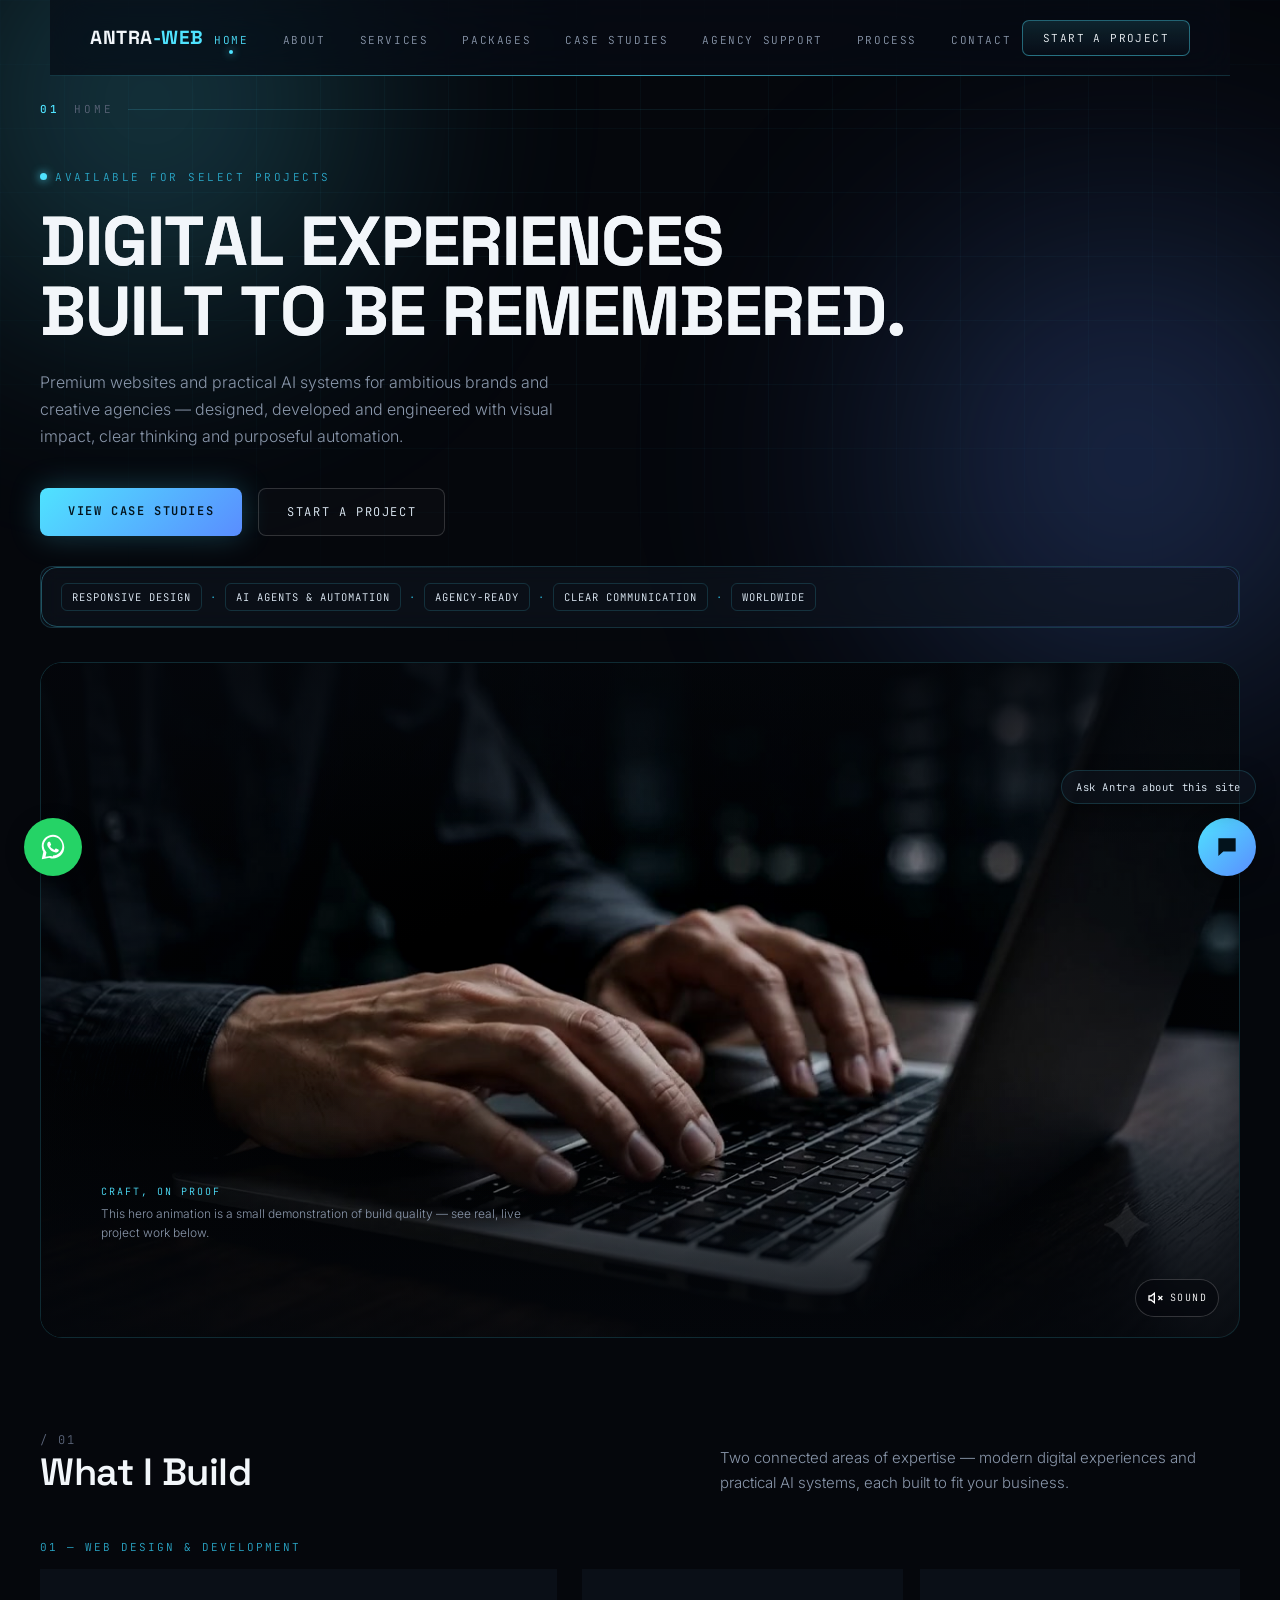
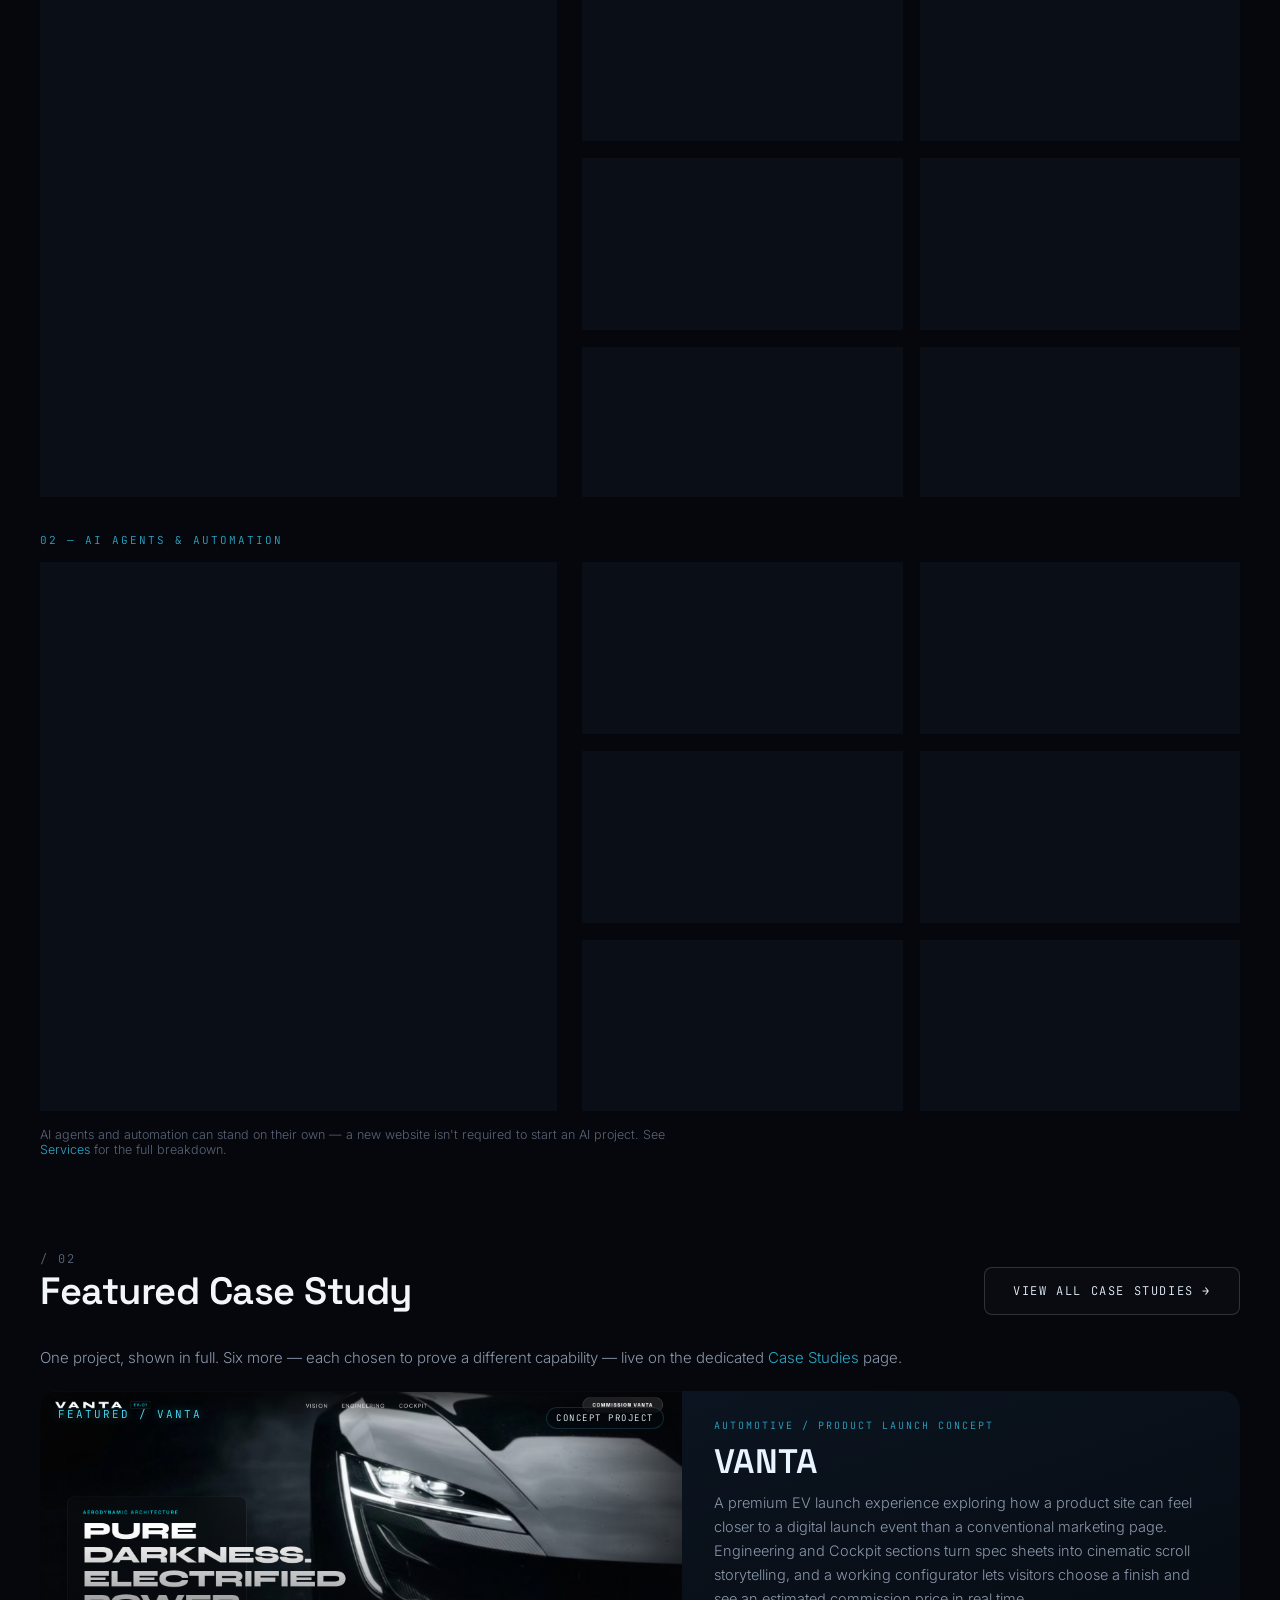
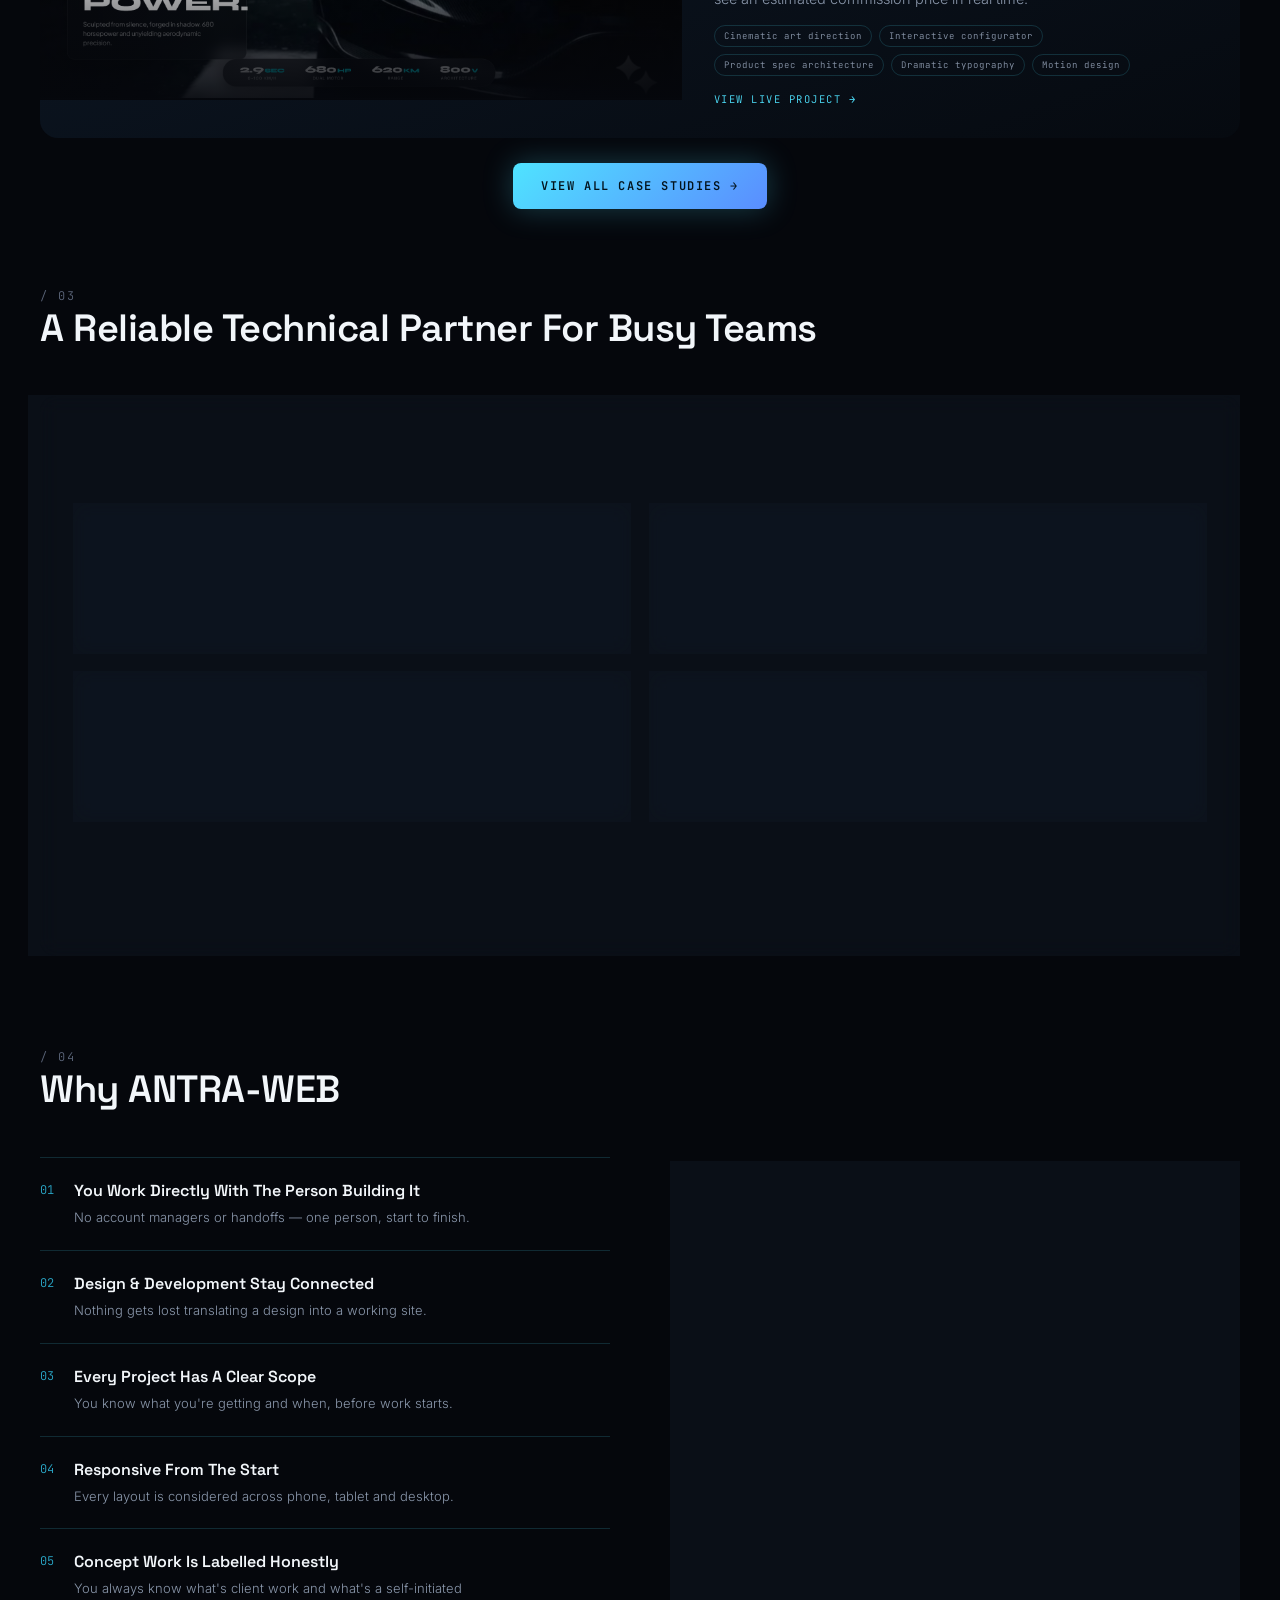
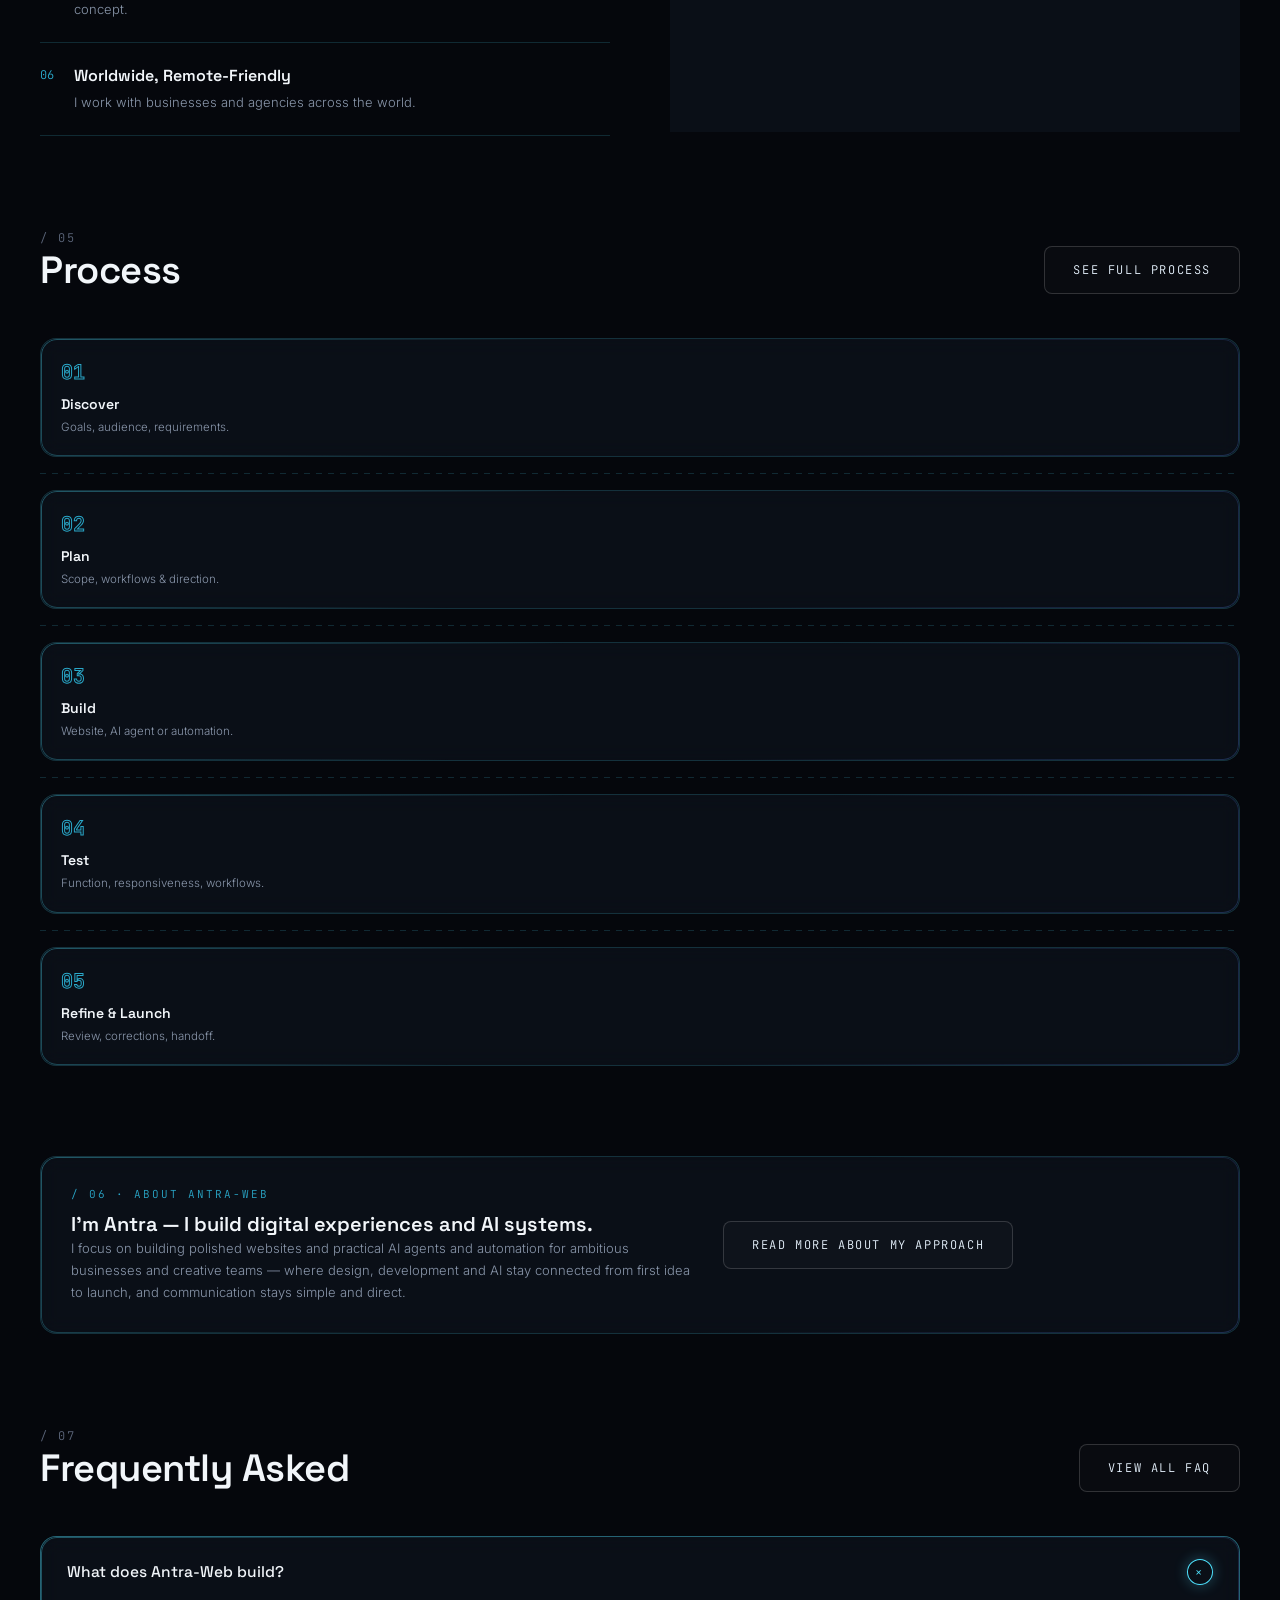
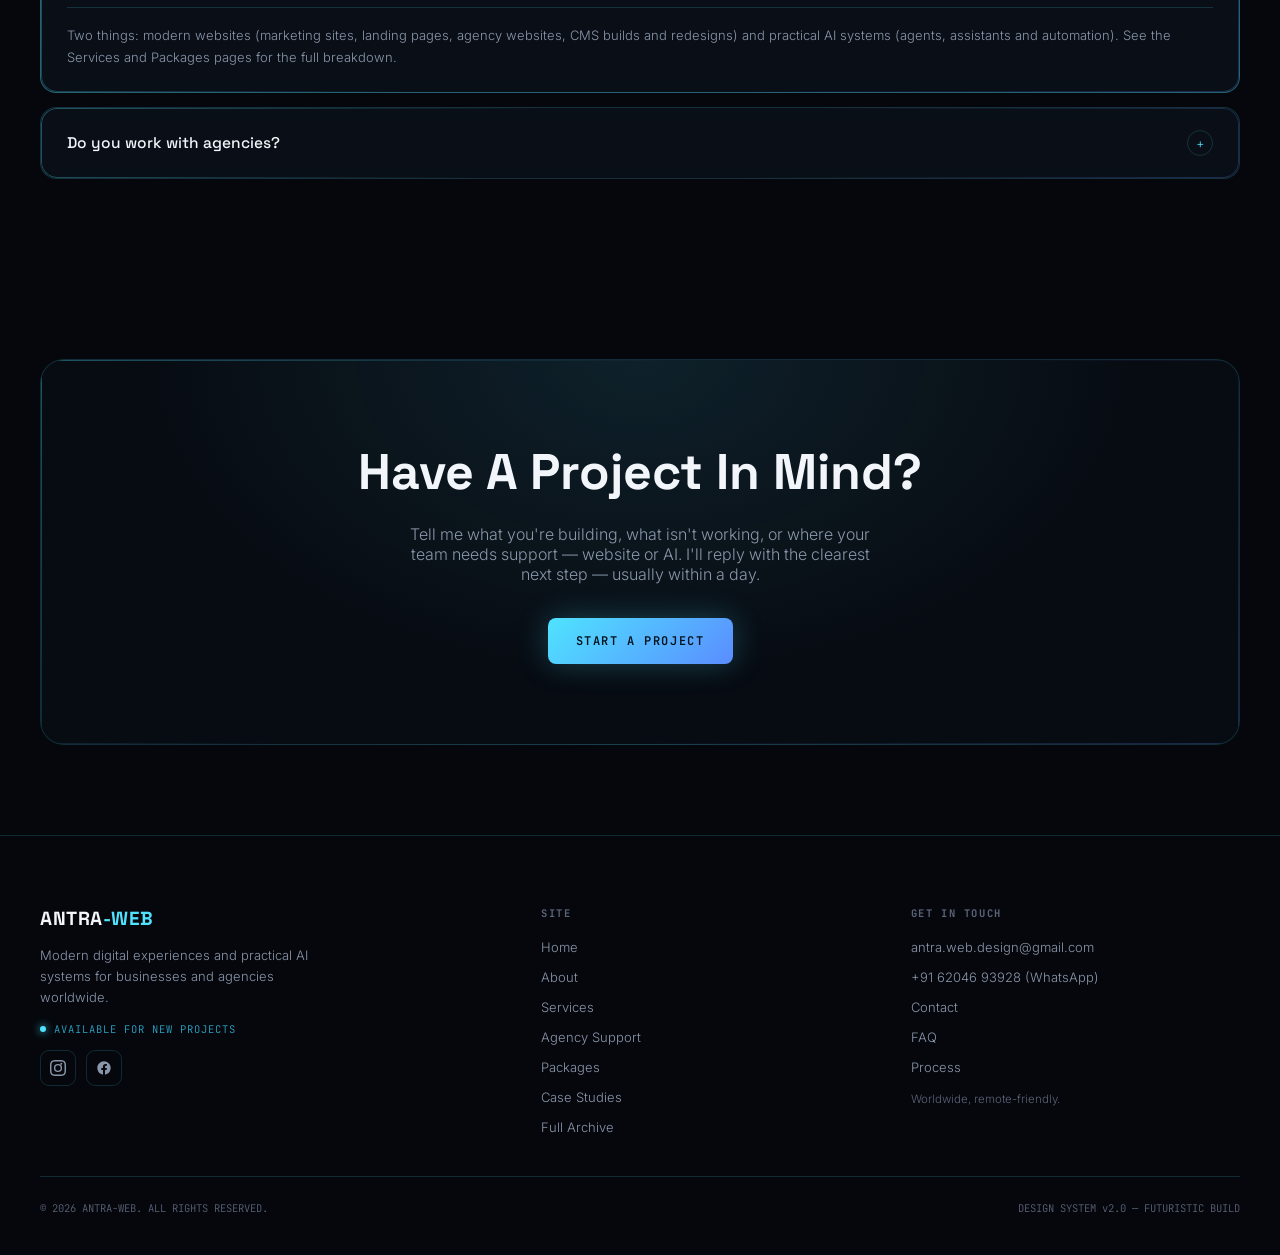
<file: index.html>
<!DOCTYPE html>
<html lang="en">
<head>
<meta charset="UTF-8">
<title>ANTRA-WEB — Digital Experiences & AI Systems for Brands & Agencies</title>
<meta name="viewport" content="width=device-width, initial-scale=1.0">
<meta name="description" content="ANTRA-WEB builds cinematic websites and practical AI agents & automation for ambitious brands and creative agencies — plus remote white-label support for agency teams.">
<link rel="canonical" href="https://antra-web.github.io/Antra-Web/index.html">
<meta property="og:type" content="website">
<meta property="og:title" content="ANTRA-WEB — Digital Experiences & AI Systems for Brands & Agencies">
<meta property="og:description" content="Cinematic websites and practical AI agents & automation, plus remote white-label agency support — design, development and AI, built around your goals.">
<meta property="og:url" content="https://antra-web.github.io/Antra-Web/index.html">
<meta property="og:image" content="https://antra-web.github.io/Antra-Web/assets/hero-poster.jpg">
<meta name="twitter:card" content="summary_large_image">
<meta name="twitter:title" content="ANTRA-WEB — Digital Experiences & AI Systems for Brands & Agencies">
<meta name="twitter:description" content="Cinematic websites and practical AI agents & automation, plus remote white-label agency support — design, development and AI, built around your goals.">
<meta name="twitter:image" content="https://antra-web.github.io/Antra-Web/assets/hero-poster.jpg">
<script type="application/ld+json">
{"@context":"https://schema.org","@type":"ProfessionalService","name":"ANTRA-WEB","url":"https://antra-web.github.io/Antra-Web/","email":"antra.web.design@gmail.com","description":"Web design & development and AI agents & automation for ambitious brands and creative agencies, including remote white-label support.","areaServed":"Worldwide","sameAs":["https://www.instagram.com/antra_web/","https://www.facebook.com/profile.php?id=61591988702111"]}
</script>
<link rel="preconnect" href="https://fonts.googleapis.com">
<link href="https://fonts.googleapis.com/css2?family=Space+Grotesk:wght@400;500;600;700&family=Inter:wght@300;400;500;600&family=JetBrains+Mono:wght@400;500&display=swap" rel="stylesheet">
<link rel="stylesheet" href="css/animations.css"><link rel="stylesheet" href="css/responsive-repair.css"><script src="js/responsive-repair.js" defer></script><link rel="stylesheet" href="css/agent.css"><link rel="stylesheet" href="css/antra-float.css">
<script src="https://cdnjs.cloudflare.com/ajax/libs/gsap/3.12.5/gsap.min.js" defer></script>
<style>

  :root{
    --bg-void:#05070c;
    --bg-deep:#0a0f1a;
    --bg-panel:#0d1420;
    --navy:#0b1626;
    --charcoal:#10141c;
    --cyan:#4fe3ff;
    --cyan-dim:#2aa8c9;
    --blue:#5a8dff;
    --blue-white:#e8f4ff;
    --white:#f2f6fa;
    --gray:#8a97ab;
    --gray-dim:#5a6478;
    --line: rgba(79,227,255,0.16);
    --glass: rgba(16,22,34,0.55);
    --glass-hi: rgba(30,42,60,0.55);
    --font-display: 'Space Grotesk', sans-serif;
    --font-body: 'Inter', sans-serif;
    --font-mono: 'JetBrains Mono', monospace;
  }
  *{margin:0;padding:0;box-sizing:border-box;}
  html{scroll-behavior:smooth;}
  body{
    background:var(--bg-void);
    color:var(--white);
    font-family:var(--font-body);
    font-weight:300;
    -webkit-font-smoothing:antialiased;
    overflow-x:hidden;
  }
  a{color:inherit;text-decoration:none;}
  img{display:block;max-width:100%;}

  /* ===== BACKDROP ===== */
  .grid-field{
    position:fixed;inset:0;z-index:0;pointer-events:none;
    background-image:
      linear-gradient(rgba(79,227,255,0.035) 1px, transparent 1px),
      linear-gradient(90deg, rgba(79,227,255,0.035) 1px, transparent 1px);
    background-size:64px 64px;
    mask-image:radial-gradient(ellipse 80% 60% at 50% 20%, black 40%, transparent 90%);
  }
  .glow-orb{
    position:fixed;border-radius:50%;filter:blur(120px);pointer-events:none;z-index:0;opacity:0.35;
  }
  .glow-a{width:600px;height:600px;background:radial-gradient(circle,var(--cyan),transparent 70%);top:-200px;left:-150px;}
  .glow-b{width:700px;height:700px;background:radial-gradient(circle,var(--blue),transparent 70%);bottom:10%;right:-200px;}

  /* ===== NAV ===== */
  .navbar{
    position:sticky;top:0;z-index:100;
    display:flex;align-items:center;justify-content:space-between;
    padding:16px 40px;
    background:rgba(8,12,20,0.72);
    backdrop-filter:blur(18px) saturate(140%);
    border-bottom:1px solid var(--line);
  }
  .navbar::after{
    content:'';position:absolute;left:0;right:0;bottom:-1px;height:1px;
    background:linear-gradient(90deg,transparent, var(--cyan), transparent);
    opacity:0.6;
  }
  .logo{font-family:var(--font-display);font-weight:700;font-size:19px;letter-spacing:0.5px;}
  .logo span{color:var(--cyan);}
  .nav-links{display:flex;gap:6px;list-style:none;}
  .nav-links li a{
    position:relative;font-family:var(--font-mono);font-size:11px;letter-spacing:1.6px;
    color:var(--gray);padding:9px 14px;border-radius:6px;transition:all .25s;
  }
  .nav-links li a:hover{color:var(--blue-white);background:rgba(79,227,255,0.06);}
  .nav-links li a.active{color:var(--cyan);}
  .nav-links li a.active::before{
    content:'';position:absolute;left:50%;bottom:2px;transform:translateX(-50%);
    width:4px;height:4px;border-radius:50%;background:var(--cyan);
    box-shadow:0 0 8px var(--cyan);
  }
  .nav-cta{
    font-family:var(--font-mono);font-size:11px;letter-spacing:1.4px;
    padding:10px 20px;border-radius:7px;
    border:1px solid rgba(79,227,255,0.4);
    background:linear-gradient(180deg, rgba(79,227,255,0.12), rgba(79,227,255,0.02));
    box-shadow:0 0 0 rgba(79,227,255,0);
    transition:box-shadow .3s, border-color .3s;
    white-space:nowrap;
  }
  .nav-cta:hover{border-color:var(--cyan);box-shadow:0 0 24px rgba(79,227,255,0.35);}

  /* ===== PAGE FRAME (each of the 8 pages) ===== */
  .page-block{position:relative;z-index:1;border-bottom:1px solid var(--line);}
  .page-tag{
    display:flex;align-items:center;gap:14px;
    padding:26px 40px 0;
    font-family:var(--font-mono);font-size:11px;letter-spacing:3px;color:var(--gray-dim);
  }
  .page-tag .num{color:var(--cyan);font-weight:500;}
  .page-tag .rule{flex:1;height:1px;background:linear-gradient(90deg,var(--line),transparent);}

  section.hero{
    position:relative;
    padding:48px 40px 90px;
    max-width:1400px;margin:0 auto;
  }
  .eyebrow{
    display:inline-flex;align-items:center;gap:8px;
    font-family:var(--font-mono);font-size:11px;letter-spacing:2.5px;color:var(--cyan-dim);
    margin-bottom:22px;
  }
  .eyebrow .dot{width:7px;height:7px;border-radius:50%;background:var(--cyan);box-shadow:0 0 10px var(--cyan);flex:none;animation:glow-pulse 2.6s ease-in-out infinite;}
  h1.h-title{
    font-family:var(--font-display);font-weight:700;
    font-size:clamp(38px,5.4vw,74px);line-height:1.02;letter-spacing:-1px;
    max-width:920px;
  }
  h1.h-title .hline{
    display:block;
    background:linear-gradient(180deg,var(--white) 40%, var(--gray) 130%);
    -webkit-background-clip:text;background-clip:text;color:transparent;
  }
  /* Each character gets its own instance of the same gradient (rather than
     inheriting the parent's rendered background), which keeps the type-on
     reveal below from breaking the gradient-text effect into a per-line band. */
  h1.h-title .ch{
    display:inline-block;
    background:linear-gradient(180deg,var(--white) 40%, var(--gray) 130%);
    -webkit-background-clip:text;background-clip:text;color:transparent;
  }
  .h-sub{
    margin-top:22px;max-width:560px;font-size:16px;line-height:1.7;color:var(--gray);font-weight:300;
  }
  /* Editorial hero reveal: content is visible by default (no-JS / reduced-motion
     safe). The .js-hero-anim class is only added by script right before GSAP
     takes over, so nothing is ever hidden behind JS that fails to run. Headline
     characters are split at runtime (see script) and revealed in a fast,
     staggered type-on sequence — never a terminal cursor or CSS-only fade. */
  .js-hero-anim [data-hero-title] .ch{opacity:0;transform:translateY(60%);}
  .js-hero-anim [data-hero-el]{opacity:0;transform:translateY(14px);}
  .js-hero-anim [data-hero-visual]{opacity:0;transform:translateY(28px) scale(0.975);}
  @media(prefers-reduced-motion:reduce){.js-hero-anim [data-hero-title] .ch,.js-hero-anim [data-hero-el],.js-hero-anim [data-hero-visual]{transform:none!important;opacity:1!important;}}
  .btn-row{display:flex;gap:16px;margin-top:38px;flex-wrap:wrap;}
  .btn{
    font-family:var(--font-mono);font-size:12px;letter-spacing:1.6px;
    padding:15px 28px;border-radius:8px;cursor:pointer;
    transition:all .28s;
  }
  .btn-primary{
    background:linear-gradient(135deg,var(--cyan),var(--blue));
    color:#03131c;font-weight:600;box-shadow:0 0 30px rgba(79,227,255,0.25);
  }
  .btn-primary:hover{box-shadow:0 0 46px rgba(79,227,255,0.5);transform:translateY(-1px);}
  .btn-ghost{
    border:1px solid rgba(255,255,255,0.16);color:var(--blue-white);
    background:rgba(255,255,255,0.02);
  }
  .btn-ghost:hover{border-color:var(--cyan);background:rgba(79,227,255,0.05);}

  h2.section-title{
    font-family:var(--font-display);font-weight:600;font-size:clamp(26px,3vw,38px);
    letter-spacing:-0.5px;
  }
  .section-lede{color:var(--gray);max-width:520px;margin-top:12px;font-size:15px;line-height:1.7;}
  .section-head{display:flex;justify-content:space-between;align-items:flex-end;gap:30px;flex-wrap:wrap;padding:0 40px;max-width:1400px;margin:0 auto 44px;}
  .section-head .idx{font-family:var(--font-mono);font-size:12px;color:var(--gray-dim);letter-spacing:2px;}
  .content-block{padding:90px 40px;max-width:1400px;margin:0 auto;}
  .content-block.tight{padding-top:0;}

  /* glass panel base */
  .glass{
    background:var(--glass);
    border:1px solid var(--line);
    border-radius:16px;
    backdrop-filter:blur(10px);
    position:relative;
  }
  .glass::before{
    content:'';position:absolute;inset:0;border-radius:16px;padding:1px;
    background:linear-gradient(135deg, rgba(79,227,255,0.35), transparent 40%, transparent 60%, rgba(90,141,255,0.25));
    -webkit-mask:linear-gradient(#fff 0 0) content-box, linear-gradient(#fff 0 0);
    -webkit-mask-composite:xor;mask-composite:exclude;
    pointer-events:none;
  }

  /* ===================== HOME HERO ===================== */
  .home-hero-wrap{
    position:relative;border-radius:22px;overflow:hidden;
    margin-top:34px;
    border:1px solid var(--line);
    background:#04070c;
  }
  .laptop-stage{
    position:relative;width:100%;aspect-ratio:16/9;overflow:hidden;
  }
  .hero-video, .hero-fallback-img{
    position:absolute;inset:0;width:100%;height:100%;object-fit:cover;
    filter:brightness(0.82) contrast(1.06) saturate(0.95);
  }
  .stage-vignette{
    position:absolute;inset:0;pointer-events:none;
    background:radial-gradient(ellipse 70% 60% at 50% 55%, transparent 35%, rgba(4,7,12,0.75) 100%),
               linear-gradient(180deg, rgba(4,7,12,0.4), transparent 30%, transparent 60%, rgba(4,7,12,0.7));
  }
  .hero-sound-btn{
    position:absolute;right:20px;bottom:20px;z-index:6;
    display:flex;align-items:center;gap:7px;
    padding:9px 14px;border-radius:999px;
    background:rgba(4,7,12,0.55);backdrop-filter:blur(6px);
    border:1px solid rgba(255,255,255,0.18);
    color:#fff;font-family:var(--font-mono);font-size:10px;letter-spacing:1.5px;
    cursor:pointer;transition:background .2s ease,border-color .2s ease,transform .2s ease;
  }
  .hero-sound-btn:hover{background:rgba(4,7,12,0.8);border-color:var(--cyan);transform:translateY(-1px);}
  .hero-sound-btn svg{flex:none;display:block;}
  .hero-sound-btn.is-on{border-color:var(--cyan);color:var(--cyan);}

  .hero-copy-panel{
    position:absolute;left:5%;bottom:14%;max-width:420px;z-index:4;
  }
  .caption-tag{font-family:var(--font-mono);font-size:10px;letter-spacing:2px;color:var(--cyan);margin-bottom:6px;}
  .caption-txt{font-size:12px;color:var(--gray);line-height:1.6;}

  /* motion reference strip */
  .motion-strip{
    display:flex;align-items:center;gap:8px;flex-wrap:wrap;
    margin-top:26px;padding:16px 20px;border-radius:12px;
    font-family:var(--font-mono);font-size:10.5px;letter-spacing:1px;color:var(--gray);
  }
  .motion-strip .step{color:var(--blue-white);padding:6px 10px;border:1px solid var(--line);border-radius:6px;}
  .motion-strip .arrow{color:var(--cyan-dim);}

  /* ===== capability / feature grids ===== */
  .capability-row{display:grid;grid-template-columns:1.1fr 1.4fr;gap:26px;}
  @media(max-width:900px){.capability-row{grid-template-columns:1fr;}}
  .cap-lead{padding:34px;}
  .cap-lead .big-num{font-family:var(--font-display);font-size:60px;font-weight:700;color:transparent;-webkit-text-stroke:1px var(--cyan-dim);line-height:1;}
  .cap-mini-grid{display:grid;grid-template-columns:1fr 1fr;gap:18px;}
  .cap-card{padding:24px;transition:transform .3s, border-color .3s;}
  .cap-card:hover{transform:translateY(-4px);border-color:rgba(79,227,255,0.45);}
  .cap-card .ic{width:34px;height:34px;border-radius:9px;border:1px solid var(--line);display:flex;align-items:center;justify-content:center;margin-bottom:16px;color:var(--cyan);font-family:var(--font-mono);font-size:13px;}
  .cap-card h3{font-family:var(--font-display);font-size:16px;font-weight:600;margin-bottom:8px;}
  .cap-card p{font-size:13px;color:var(--gray);line-height:1.6;}

  /* featured projects - varied composition */
  .proj-showcase{display:grid;grid-template-columns:1.3fr 1fr;gap:20px;}
  .proj-main{position:relative;border-radius:18px;overflow:hidden;min-height:420px;padding:30px;display:flex;flex-direction:column;justify-content:flex-end;background:linear-gradient(160deg,#0d1826,#060a10);}
  .proj-side{display:flex;flex-direction:column;gap:20px;}
  .proj-mini{border-radius:16px;padding:22px;flex:1;background:linear-gradient(160deg,#0c1420,#070a10);}
  .project-preview{position:absolute;inset:24px 24px auto;height:220px;border:1px solid rgba(79,227,255,.26);border-radius:12px;overflow:hidden;background:linear-gradient(145deg,#102b3b,#071019 62%);box-shadow:0 0 34px rgba(79,227,255,.12);transition:transform .5s ease,box-shadow .5s ease;}
  .project-preview::after{content:'';position:absolute;inset:28px 0 0;background:linear-gradient(135deg,transparent 0 38%,rgba(79,227,255,.13) 38% 39%,transparent 39% 62%,rgba(90,141,255,.13) 62% 63%,transparent 63%),repeating-linear-gradient(0deg,transparent 0 22px,rgba(255,255,255,.05) 23px 24px);}
  .proj-main:hover .project-preview,.proj-mini:hover .project-preview{transform:perspective(700px) rotateX(4deg) translateY(-5px);box-shadow:0 0 46px rgba(79,227,255,.24);}
  .preview-bar{height:28px;display:flex;align-items:center;gap:5px;padding:0 10px;border-bottom:1px solid rgba(255,255,255,.1);background:rgba(0,0,0,.2);}
  .preview-bar i{width:6px;height:6px;border-radius:50%;background:rgba(255,255,255,.35);}
  .preview-label{position:absolute;z-index:1;top:82px;left:22px;font:600 22px var(--font-display);letter-spacing:2px;color:#e9fbff;text-shadow:0 0 18px rgba(79,227,255,.65);}
  .preview-label small{display:block;margin-top:8px;font:9px var(--font-mono);letter-spacing:2px;color:var(--cyan);}
  .home-project-shot{position:absolute;inset:28px 0 0;width:100%;height:calc(100% - 28px);object-fit:cover;object-position:top center;}
  .project-preview .home-project-shot + .preview-label{background:rgba(4,7,12,.72);padding:8px 12px;top:auto;left:14px;bottom:14px;border-radius:6px;}
  .project-preview.mini{position:relative;inset:auto;height:145px;margin:-2px -2px 18px;}
  .project-preview.mini .preview-label{top:52px;font-size:16px;}
  @media(max-width:900px){.proj-showcase{grid-template-columns:1fr;}}
  .browser-chrome{display:flex;gap:5px;margin-bottom:14px;}
  .browser-chrome span{width:8px;height:8px;border-radius:50%;background:rgba(255,255,255,0.15);}
  .tag-pill{display:inline-block;font-family:var(--font-mono);font-size:9.5px;letter-spacing:1.4px;color:var(--cyan);border:1px solid rgba(79,227,255,0.35);padding:4px 10px;border-radius:20px;margin-bottom:14px;}

  /* ===================== SELECTED CASE STUDIES ===================== */
  .cs-grid{display:grid;grid-template-columns:repeat(12,1fr);gap:20px;}
  .cs-card{position:relative;border-radius:18px;overflow:hidden;background:linear-gradient(160deg,#0d1826,#060a10);display:flex;flex-direction:column;text-decoration:none;transition:transform .4s ease,border-color .4s ease;}
  .cs-card:hover{transform:translateY(-4px);}
  .cs-card:hover .cs-shot{transform:scale(1.045);}
  .cs-01{grid-column:span 12;}
  .cs-02,.cs-03{grid-column:span 6;}
  .cs-04,.cs-05,.cs-06,.cs-07{grid-column:span 3;}
  @media(max-width:1050px){.cs-02,.cs-03{grid-column:span 12;}.cs-04,.cs-05,.cs-06,.cs-07{grid-column:span 6;}}
  @media(max-width:640px){.cs-04,.cs-05,.cs-06,.cs-07{grid-column:span 12;}}
  .cs-media{position:relative;overflow:hidden;background:#070a10;}
  .cs-01 .cs-media{aspect-ratio:208/100;align-self:start;}
  .cs-02 .cs-media,.cs-03 .cs-media{aspect-ratio:16/10.5;}
  .cs-04 .cs-media,.cs-05 .cs-media,.cs-06 .cs-media,.cs-07 .cs-media{aspect-ratio:4/3.4;}
  .cs-shot{position:absolute;inset:0;width:100%;height:100%;object-fit:contain;object-position:center;transition:transform .6s ease;}
  .cs-media::after{content:'';position:absolute;inset:0;background:linear-gradient(180deg,rgba(5,7,12,0) 45%,rgba(5,7,12,.92) 100%);}
  .cs-num{position:absolute;top:16px;left:18px;z-index:2;font-family:var(--font-mono);font-size:11px;letter-spacing:2px;color:var(--cyan);text-shadow:0 0 10px rgba(79,227,255,.6);}
  .cs-concept-flag{position:absolute;top:16px;right:18px;z-index:2;font-family:var(--font-mono);font-size:9px;letter-spacing:1.5px;color:#e9fbff;background:rgba(4,7,12,.6);border:1px solid var(--line);padding:4px 9px;border-radius:20px;}
  .cs-body{padding:22px;flex:1;display:flex;flex-direction:column;}
  .cs-01 .cs-body{padding:28px 32px 32px;}
  .cs-cat{font-family:var(--font-mono);font-size:10px;letter-spacing:2px;color:var(--cyan-dim);margin-bottom:8px;}
  .cs-body h3{font-family:var(--font-display);font-weight:600;color:var(--blue-white);}
  .cs-01 .cs-body h3{font-size:clamp(24px,3vw,34px);}
  .cs-02 .cs-body h3,.cs-03 .cs-body h3{font-size:21px;}
  .cs-04 .cs-body h3,.cs-05 .cs-body h3,.cs-06 .cs-body h3,.cs-07 .cs-body h3{font-size:16px;}
  .cs-body p{color:var(--gray);font-size:13px;line-height:1.65;margin-top:8px;}
  .cs-01 .cs-body p{max-width:640px;font-size:14.5px;}
  .cs-proves{display:flex;flex-wrap:wrap;gap:7px;margin-top:14px;}
  .cs-proves span{font-family:var(--font-mono);font-size:9px;letter-spacing:1px;color:var(--gray);border:1px solid var(--line);padding:4px 9px;border-radius:20px;}
  .cs-link{margin-top:16px;font-family:var(--font-mono);font-size:10.5px;letter-spacing:1.5px;color:var(--cyan);}
  .cs-01-row{display:grid;grid-template-columns:1.15fr 1fr;gap:0;}
  @media(max-width:900px){.cs-01-row{grid-template-columns:1fr;}}
  .cs-intro{color:var(--gray);max-width:640px;font-size:15px;line-height:1.75;}

  /* why us split */
  .why-split{display:grid;grid-template-columns:1fr 1fr;gap:60px;align-items:center;}
  @media(max-width:900px){.why-split{grid-template-columns:1fr;}}
  .why-list{display:flex;flex-direction:column;}
  .why-item{padding:22px 0;border-top:1px solid var(--line);display:flex;gap:20px;}
  .why-item:last-child{border-bottom:1px solid var(--line);}
  .why-item .n{font-family:var(--font-mono);color:var(--cyan-dim);font-size:12px;padding-top:2px;}
  .why-item h4{font-family:var(--font-display);font-size:16px;font-weight:600;margin-bottom:6px;}
  .why-item p{font-size:13px;color:var(--gray);line-height:1.6;max-width:400px;}
  .why-visual{position:relative;aspect-ratio:1;border-radius:20px;overflow:hidden;}
  .orbit-vis{position:absolute;inset:0;display:flex;align-items:center;justify-content:center;}
  .orbit-ring{position:absolute;border:1px solid rgba(79,227,255,0.18);border-radius:50%;}
  .orbit-ring.r1{width:90%;height:90%;}
  .orbit-ring.r2{width:65%;height:65%;border-color:rgba(90,141,255,0.2);}
  .orbit-ring.r3{width:40%;height:40%;}
  .orbit-core{width:80px;height:80px;border-radius:50%;background:radial-gradient(circle,rgba(79,227,255,0.35),transparent 70%);border:1px solid var(--cyan);box-shadow:0 0 50px rgba(79,227,255,0.4);}

  /* final CTA */
  .final-cta{
    padding:80px 50px;border-radius:24px;text-align:center;position:relative;overflow:hidden;
    background:radial-gradient(ellipse at 50% 0%, rgba(79,227,255,0.1), transparent 60%), #070b12;
  }
  .final-cta h2{font-family:var(--font-display);font-size:clamp(30px,4vw,50px);font-weight:700;max-width:700px;margin:0 auto 20px;}
  .final-cta p{color:var(--gray);max-width:460px;margin:0 auto 34px;}

  /* ===================== ABOUT PAGE ===================== */
  .story-flow{display:flex;justify-content:space-between;position:relative;padding:60px 10px 20px;}
  .story-flow::before{
    content:'';position:absolute;left:5%;right:5%;top:50%;height:1px;
    background:repeating-linear-gradient(90deg,var(--line) 0 8px, transparent 8px 16px);
  }
  .story-node{position:relative;z-index:2;text-align:center;flex:1;}
  .story-node .dot{
    width:14px;height:14px;border-radius:50%;background:var(--bg-void);
    border:2px solid var(--cyan);margin:0 auto 14px;
    box-shadow:0 0 16px rgba(79,227,255,0.5);
  }
  .story-node .label{font-family:var(--font-mono);font-size:10.5px;letter-spacing:1.6px;color:var(--blue-white);}
  @media(max-width:900px){.story-flow{flex-wrap:wrap;gap:30px 0;}.story-flow::before{display:none;}.story-node{flex:0 0 33%;}}

  .panel-mosaic{display:grid;grid-template-columns:repeat(5,1fr);gap:16px;}
  @media(max-width:900px){.panel-mosaic{grid-template-columns:1fr 1fr;}}
  .panel-mosaic .p{padding:22px 18px;}
  .panel-mosaic .p h4{font-family:var(--font-display);font-size:14px;font-weight:600;margin-bottom:10px;color:var(--cyan);}
  .panel-mosaic .p p{font-size:12.5px;color:var(--gray);line-height:1.6;}

  /* ===================== SERVICES PAGE — orbit ecosystem ===================== */
  .service-orbit{position:relative;min-height:760px;display:flex;align-items:center;justify-content:center;}
  .service-orbit .hub{
    width:150px;height:150px;border-radius:50%;display:flex;align-items:center;justify-content:center;
    text-align:center;font-family:var(--font-display);font-weight:600;font-size:13px;
    border:1px solid var(--cyan);background:radial-gradient(circle,rgba(79,227,255,0.14),transparent 70%);
    box-shadow:0 0 60px rgba(79,227,255,0.3);z-index:3;
  }
  .service-node{
    position:absolute;width:190px;padding:16px;z-index:2;
  }
  .service-node .idx{font-family:var(--font-mono);font-size:10px;color:var(--cyan-dim);}
  .service-node h4{font-family:var(--font-display);font-size:14px;font-weight:600;margin:6px 0 6px;}
  .service-node p{font-size:11.5px;color:var(--gray);line-height:1.5;}
  .orbit-svg{position:absolute;inset:0;width:100%;height:100%;z-index:1;}
  .orbit-svg line{stroke:rgba(79,227,255,0.25);stroke-width:1;stroke-dasharray:3 5;}
  .services-fallback-grid{display:none;grid-template-columns:repeat(3,1fr);gap:18px;}
  @media(max-width:1000px){.service-orbit{display:none;}.services-fallback-grid{display:grid;}}
  @media(max-width:640px){.services-fallback-grid{grid-template-columns:1fr;}}
  .services-fallback-grid .p{padding:22px;}

  /* ===================== PACKAGES PAGE ===================== */
  .pricing-grid{display:grid;grid-template-columns:repeat(4,1fr);gap:18px;}
  @media(max-width:1100px){.pricing-grid{grid-template-columns:1fr 1fr;}}
  @media(max-width:640px){.pricing-grid{grid-template-columns:1fr;}}
  .price-card{padding:30px 24px;display:flex;flex-direction:column;position:relative;}
  .price-card.featured{
    border-color:rgba(79,227,255,0.6);
    background:linear-gradient(160deg, rgba(79,227,255,0.09), rgba(16,22,34,0.6));
    box-shadow:0 0 60px rgba(79,227,255,0.22);
    transform:translateY(-10px);
  }
  .badge-pop{position:absolute;top:-13px;left:50%;transform:translateX(-50%);
    font-family:var(--font-mono);font-size:9.5px;letter-spacing:1.6px;color:#03131c;
    background:linear-gradient(135deg,var(--cyan),var(--blue));padding:6px 14px;border-radius:20px;font-weight:600;}
  .price-card .p-name{font-family:var(--font-display);font-size:19px;font-weight:600;}
  .price-card .p-target{font-size:11.5px;color:var(--gray-dim);margin:6px 0 20px;}
  .price-card .p-price{font-family:var(--font-display);font-size:38px;font-weight:700;color:var(--blue-white);}
  .price-card .p-price span{font-size:12px;color:var(--gray);font-family:var(--font-mono);}
  .p-features{list-style:none;margin:22px 0 26px;flex:1;}
  .p-features li{font-size:12.5px;color:var(--gray);padding:8px 0;border-top:1px solid rgba(255,255,255,0.06);display:flex;gap:8px;}
  .p-features li::before{content:'—';color:var(--cyan-dim);}
  .p-cta{text-align:center;font-family:var(--font-mono);font-size:11px;letter-spacing:1.4px;padding:12px;border-radius:8px;border:1px solid var(--line);}
  .price-card.featured .p-cta{background:linear-gradient(135deg,var(--cyan),var(--blue));color:#03131c;font-weight:600;border:none;}

  .compare-table{width:100%;border-collapse:collapse;margin-top:20px;font-size:12.5px;}
  .compare-table th,.compare-table td{padding:14px 16px;text-align:left;border-bottom:1px solid var(--line);}
  .compare-table th{font-family:var(--font-mono);font-size:10.5px;letter-spacing:1.2px;color:var(--gray-dim);}
  .compare-table td{color:var(--gray);}
  .compare-table td.yes{color:var(--cyan);}

  /* ===================== PORTFOLIO PAGE ===================== */
  .filter-row{display:flex;gap:10px;flex-wrap:wrap;margin-bottom:34px;}
  .filter-pill{font-family:var(--font-mono);font-size:10.5px;letter-spacing:1.4px;padding:9px 16px;border-radius:22px;border:1px solid var(--line);color:var(--gray);}
  .filter-pill.active{color:#03131c;background:linear-gradient(135deg,var(--cyan),var(--blue));border:none;font-weight:600;}
  .portfolio-grid{display:grid;grid-template-columns:repeat(3,1fr);gap:22px;}
  @media(max-width:1000px){.portfolio-grid{grid-template-columns:1fr 1fr;}}
  @media(max-width:640px){.portfolio-grid{grid-template-columns:1fr;}}
  .port-card{border-radius:16px;overflow:hidden;transition:transform .35s;}
  .port-card:hover{transform:translateY(-6px) scale(1.01);}
  .port-frame{aspect-ratio:4/3;background:linear-gradient(150deg,#0e1826,#060a10);position:relative;overflow:hidden;display:flex;align-items:center;justify-content:center;}
  .port-frame .win-chrome{position:absolute;top:0;left:0;right:0;height:26px;background:rgba(255,255,255,0.03);display:flex;align-items:center;gap:5px;padding:0 10px;border-bottom:1px solid var(--line);}
  .port-frame .win-chrome span{width:6px;height:6px;border-radius:50%;background:rgba(255,255,255,0.15);}
  .port-frame .mock{width:70%;height:60%;border:1px solid rgba(79,227,255,0.3);border-radius:8px;background:rgba(79,227,255,0.04);}
  .port-body{padding:18px 4px;}
  .port-body .cat{font-family:var(--font-mono);font-size:9.5px;color:var(--cyan-dim);letter-spacing:1.4px;}
  .port-body h4{font-family:var(--font-display);font-size:15px;font-weight:600;margin:6px 0;}
  .port-body p{font-size:12px;color:var(--gray);margin-bottom:12px;}
  .port-link{font-family:var(--font-mono);font-size:10.5px;letter-spacing:1.4px;color:var(--cyan);}

  /* ===================== PROCESS PAGE — architecture diagram ===================== */
  .arch-diagram{position:relative;padding:40px 0;}
  .arch-row{display:flex;gap:16px;justify-content:space-between;flex-wrap:wrap;}
  .arch-node{flex:1;min-width:180px;padding:20px;position:relative;}
  .arch-node .n-idx{font-family:var(--font-mono);font-size:20px;font-weight:600;color:transparent;-webkit-text-stroke:1px var(--cyan-dim);}
  .arch-node h4{font-family:var(--font-display);font-size:14px;font-weight:600;margin:10px 0 6px;}
  .arch-node p{font-size:11.5px;color:var(--gray);line-height:1.5;}
  .arch-connector{height:1px;flex-basis:100%;background:repeating-linear-gradient(90deg,var(--line) 0 6px,transparent 6px 12px);margin:0;align-self:center;display:none;}
  @media(min-width:1000px){.arch-connector{display:block;}}

  /* ===================== FAQ PAGE ===================== */
  .accordion-list{display:flex;flex-direction:column;gap:14px;}
  .acc-item{padding:0;overflow:hidden;}
  .acc-head{padding:22px 26px;display:flex;justify-content:space-between;align-items:center;cursor:pointer;}
  .acc-head h4{font-family:var(--font-display);font-size:15.5px;font-weight:500;}
  .acc-icon{width:26px;height:26px;border-radius:50%;border:1px solid var(--line);display:flex;align-items:center;justify-content:center;font-size:13px;color:var(--cyan);flex-shrink:0;margin-left:20px;transition:transform .3s;}
  .acc-item.open .acc-icon{transform:rotate(45deg);border-color:var(--cyan);box-shadow:0 0 14px rgba(79,227,255,0.3);}
  .acc-body{max-height:0;overflow:hidden;transition:max-height .4s ease, padding .4s ease;padding:0 26px;}
  .acc-item.open .acc-body{max-height:200px;padding:0 26px 24px;}
  .acc-body p{font-size:13px;color:var(--gray);line-height:1.7;border-top:1px solid var(--line);padding-top:16px;}
  .acc-item.open{border-color:rgba(79,227,255,0.4);}

  /* ===================== CONTACT PAGE ===================== */
  .contact-layout{display:grid;grid-template-columns:1.4fr 1fr;gap:26px;}
  @media(max-width:900px){.contact-layout{grid-template-columns:1fr;}}
  .form-panel{padding:38px;}
  .field{margin-bottom:20px;}
  .field label{display:block;font-family:var(--font-mono);font-size:10.5px;letter-spacing:1.6px;color:var(--gray-dim);margin-bottom:9px;}
  .field input,.field select,.field textarea{
    width:100%;background:rgba(255,255,255,0.02);border:1px solid var(--line);border-radius:9px;
    padding:13px 15px;color:var(--white);font-family:var(--font-body);font-size:13.5px;
    transition:border-color .3s, box-shadow .3s;
  }
  .field input:focus,.field select:focus,.field textarea:focus{
    outline:none;border-color:var(--cyan);box-shadow:0 0 0 3px rgba(79,227,255,0.12), 0 0 24px rgba(79,227,255,0.15);
  }
  .field.focus-demo input{border-color:var(--cyan);box-shadow:0 0 0 3px rgba(79,227,255,0.12), 0 0 24px rgba(79,227,255,0.15);}
  .info-stack{display:flex;flex-direction:column;gap:18px;}
  .info-panel{padding:26px;}
  .info-panel .tag{font-family:var(--font-mono);font-size:10px;letter-spacing:1.6px;color:var(--cyan-dim);margin-bottom:10px;}
  .info-panel .val{font-family:var(--font-display);font-size:16px;font-weight:500;}
  .social-row{display:flex;gap:10px;margin-top:14px;}
  .social-row a{width:36px;height:36px;border-radius:9px;border:1px solid var(--line);display:flex;align-items:center;justify-content:center;color:var(--gray);transition:border-color .25s, color .25s, box-shadow .25s, transform .25s;}
  .social-row a:hover{border-color:var(--cyan);color:var(--cyan);box-shadow:0 0 16px rgba(79,227,255,0.25);transform:translateY(-2px);}
  .social-row svg{width:16px;height:16px;fill:currentColor;}

  /* ===== FLOATING WHATSAPP BUTTON ===== */
  .wa-float{
    position:fixed;left:24px;bottom:24px;z-index:200;
    width:58px;height:58px;border-radius:50%;
    background:#25D366;
    display:flex;align-items:center;justify-content:center;
    box-shadow:0 4px 18px rgba(0,0,0,0.35), 0 0 0 0 rgba(37,211,102,0.5);
    transition:transform .25s ease, box-shadow .25s ease;
    animation:wa-pulse 2.8s ease-in-out infinite;
  }
  .wa-float:hover{transform:translateY(-3px) scale(1.05);}
  .wa-float svg{width:30px;height:30px;fill:#fff;}
  @keyframes wa-pulse{
    0%,100%{box-shadow:0 4px 18px rgba(0,0,0,0.35), 0 0 0 0 rgba(37,211,102,0.45);}
    50%{box-shadow:0 4px 18px rgba(0,0,0,0.35), 0 0 0 10px rgba(37,211,102,0);}
  }
  @media(prefers-reduced-motion:reduce){.wa-float{animation:none;}}
  @media(max-width:640px){.wa-float{left:16px;bottom:16px;width:52px;height:52px;}.wa-float svg{width:26px;height:26px;}}

  /* ===== FOOTER ===== */
  footer{position:relative;z-index:1;padding:70px 40px 40px;}
  .footer-grid{max-width:1400px;margin:0 auto;display:grid;grid-template-columns:1.4fr 1fr 1fr 1fr;gap:40px;padding-bottom:40px;border-bottom:1px solid var(--line);}
  @media(max-width:800px){.footer-grid{grid-template-columns:1fr 1fr;}}
  .footer-grid h5{font-family:var(--font-mono);font-size:10.5px;letter-spacing:1.6px;color:var(--gray-dim);margin-bottom:16px;}
  .footer-grid ul{list-style:none;display:flex;flex-direction:column;gap:10px;}
  .footer-grid a{font-size:13px;color:var(--gray);}
  .footer-grid a:hover{color:var(--cyan);}
  .footer-bottom{max-width:1400px;margin:24px auto 0;display:flex;justify-content:space-between;font-family:var(--font-mono);font-size:10.5px;color:var(--gray-dim);flex-wrap:wrap;gap:10px;}

  ::selection{background:rgba(79,227,255,0.3);}
  ::-webkit-scrollbar{width:9px;}
  ::-webkit-scrollbar-track{background:var(--bg-void);}
  ::-webkit-scrollbar-thumb{background:#1a2434;border-radius:10px;}

/* ===================== ADDITIONS: shared modules ===================== */

/* WhatsApp CTA button */
.btn-whatsapp{
  display:inline-flex;align-items:center;gap:10px;
  font-family:var(--font-mono);font-size:12px;letter-spacing:1.4px;
  padding:14px 26px;border-radius:8px;cursor:pointer;
  background:linear-gradient(135deg,#25D366,#128C7E);
  color:#04150e;font-weight:600;box-shadow:0 0 30px rgba(37,211,102,0.25);
  transition:all .28s;
}
.btn-whatsapp:hover{box-shadow:0 0 46px rgba(37,211,102,0.5);transform:translateY(-1px);}
.btn-whatsapp svg{width:16px;height:16px;fill:currentColor;}

/* Tag cloud — Who We Work With */
.tag-cloud{display:flex;flex-wrap:wrap;gap:12px;}
.tag-chip{
  font-family:var(--font-mono);font-size:11.5px;letter-spacing:1px;color:var(--blue-white);
  padding:11px 18px;border-radius:24px;border:1px solid var(--line);
  background:rgba(79,227,255,0.04);transition:all .3s;
}
.tag-chip:hover{border-color:var(--cyan);background:rgba(79,227,255,0.09);transform:translateY(-2px);}

/* Service relationship grid */
.combo-grid{display:grid;grid-template-columns:1fr 1fr;gap:16px;}
@media(max-width:800px){.combo-grid{grid-template-columns:1fr;}}
.combo-card{padding:22px;display:flex;flex-direction:column;gap:10px;}
.combo-goal{font-family:var(--font-display);font-size:15px;font-weight:600;color:var(--blue-white);}
.combo-path{display:flex;align-items:center;gap:10px;flex-wrap:wrap;font-family:var(--font-mono);font-size:10.5px;letter-spacing:1px;}
.combo-path span{padding:6px 12px;border-radius:6px;border:1px solid var(--line);color:var(--cyan);}
.combo-path .plus{color:var(--gray-dim);border:none;padding:0;}

/* Disclaimer note */
.note-strip{
  display:flex;gap:12px;align-items:flex-start;padding:18px 22px;border-radius:12px;
  border:1px dashed rgba(79,227,255,0.3);background:rgba(79,227,255,0.03);
  font-size:12.5px;color:var(--gray);line-height:1.6;
}
.note-strip .ic{color:var(--cyan);font-family:var(--font-mono);font-size:14px;}

/* Quick launch card */
.quick-launch{
  padding:36px;border-radius:20px;display:flex;justify-content:space-between;align-items:center;gap:30px;flex-wrap:wrap;
  background:radial-gradient(ellipse at 0% 0%, rgba(79,227,255,0.08), transparent 60%);
}
.quick-launch .ql-price{font-family:var(--font-display);font-size:34px;font-weight:700;color:var(--cyan);}
.quick-launch .ql-price span{font-size:12px;color:var(--gray);font-family:var(--font-mono);font-weight:400;}

/* Custom scope factor pills */
.factor-row{display:flex;flex-wrap:wrap;gap:10px;margin-top:16px;}
.factor-row span{font-family:var(--font-mono);font-size:10.5px;color:var(--gray);padding:8px 14px;border:1px solid var(--line);border-radius:8px;}

/* ===== PORTFOLIO: floating holographic preview modal ===== */
.port-card{cursor:pointer;}
.modal-overlay{
  position:fixed;inset:0;z-index:1000;
  background:rgba(3,5,9,0.82);backdrop-filter:blur(6px);
  display:flex;align-items:center;justify-content:center;padding:24px;
  opacity:0;pointer-events:none;transition:opacity .35s ease;
}
.modal-overlay.open{opacity:1;pointer-events:auto;}
.modal-window{
  width:100%;max-width:920px;max-height:88vh;overflow:auto;
  border-radius:18px;border:1px solid rgba(79,227,255,0.45);
  background:linear-gradient(160deg, rgba(13,20,32,0.92), rgba(6,9,15,0.96));
  box-shadow:0 0 90px rgba(79,227,255,0.25), 0 30px 60px rgba(0,0,0,0.6);
  transform:translateY(24px) scale(0.97);transition:transform .4s cubic-bezier(.2,.9,.25,1);
}
.modal-overlay.open .modal-window{transform:translateY(0) scale(1);}
.modal-chrome{
  display:flex;align-items:center;justify-content:space-between;
  padding:14px 18px;border-bottom:1px solid var(--line);
}
.modal-chrome .dots{display:flex;gap:6px;}
.modal-chrome .dots span{width:9px;height:9px;border-radius:50%;background:rgba(255,255,255,0.15);}
.modal-chrome .url-bar{
  flex:1;margin:0 16px;font-family:var(--font-mono);font-size:11px;color:var(--gray);
  background:rgba(255,255,255,0.03);border:1px solid var(--line);border-radius:20px;
  padding:6px 16px;text-align:center;
}
.modal-close{
  width:28px;height:28px;border-radius:50%;border:1px solid var(--line);
  display:flex;align-items:center;justify-content:center;cursor:pointer;color:var(--gray);
  transition:all .25s;flex-shrink:0;
}
.modal-close:hover{color:var(--cyan);border-color:var(--cyan);box-shadow:0 0 14px rgba(79,227,255,0.3);}
.modal-preview{
  aspect-ratio:16/9;background:linear-gradient(150deg,#0e1826,#060a10);
  display:flex;align-items:center;justify-content:center;position:relative;overflow:hidden;
}
.modal-preview .mock-lg{width:82%;height:74%;border:1px solid rgba(79,227,255,0.35);border-radius:12px;background:rgba(79,227,255,0.045);
  display:flex;align-items:center;justify-content:center;font-family:var(--font-mono);font-size:11px;color:var(--gray-dim);letter-spacing:1.4px;}
.modal-body{padding:26px 30px 30px;}
.modal-body .cat{font-family:var(--font-mono);font-size:10px;letter-spacing:1.6px;color:var(--cyan-dim);}
.modal-body h3{font-family:var(--font-display);font-size:24px;font-weight:600;margin:8px 0 12px;}
.modal-body p{font-size:13.5px;color:var(--gray);line-height:1.7;max-width:560px;margin-bottom:24px;}
.modal-actions{display:flex;gap:14px;flex-wrap:wrap;}

/* ===== SIMPLIFIED FOOTER (no invented socials) ===== */
.footer-grid.simple{grid-template-columns:1.4fr 1fr 1fr;}
@media(max-width:800px){.footer-grid.simple{grid-template-columns:1fr 1fr;}}
.footer-availability{
  display:inline-flex;align-items:center;gap:8px;font-family:var(--font-mono);font-size:10.5px;
  color:var(--cyan-dim);letter-spacing:1px;margin-top:14px;
}
.footer-availability::before{content:'';width:6px;height:6px;border-radius:50%;background:var(--cyan);box-shadow:0 0 8px var(--cyan);}

/* value cards (about) */
.value-grid{display:grid;grid-template-columns:repeat(4,1fr);gap:16px;}
@media(max-width:900px){.value-grid{grid-template-columns:1fr 1fr;}}
.value-card{padding:26px 22px;}
.value-card .vn{font-family:var(--font-mono);font-size:11px;color:var(--cyan-dim);}
.value-card h4{font-family:var(--font-display);font-size:16px;font-weight:600;margin:10px 0 8px;}
.value-card p{font-size:12.5px;color:var(--gray);line-height:1.6;}

/* form section headers */
.form-section-label{
  font-family:var(--font-mono);font-size:10.5px;letter-spacing:2px;color:var(--cyan);
  margin:26px 0 14px;padding-top:20px;border-top:1px solid var(--line);
}
.form-section-label:first-child{margin-top:0;padding-top:0;border-top:none;}
.field-row{display:grid;grid-template-columns:1fr 1fr;gap:16px;}
@media(max-width:640px){.field-row{grid-template-columns:1fr;}}
.checkbox-field{display:flex;align-items:flex-start;gap:10px;font-size:12px;color:var(--gray);line-height:1.6;}
.checkbox-field input{margin-top:3px;}

/* home teaser cards for about/faq preview */
.mini-teaser{padding:30px;display:flex;flex-direction:column;gap:14px;}
.mini-teaser h3{font-family:var(--font-display);font-size:20px;font-weight:600;}
.mini-teaser p{font-size:13px;color:var(--gray);line-height:1.7;}

</style>
</head>
<body>
<div class="grid-field"></div><div class="glow-orb glow-a"></div><div class="glow-orb glow-b"></div>
<nav class="navbar">
<div class="logo">ANTRA<span>-WEB</span></div>
<ul class="nav-links">
<li><a href="index.html" class="active">HOME</a></li>
<li><a href="about.html">ABOUT</a></li>
<li><a href="services.html">SERVICES</a></li>
<li><a href="packages.html">PACKAGES</a></li>
<li><a href="case-studies.html">CASE STUDIES</a></li>
<li><a href="index.html#agency">AGENCY SUPPORT</a></li>
<li><a href="process.html">PROCESS</a></li>
<li><a href="contact.html">CONTACT</a></li>
</ul>
<a class="nav-cta" href="contact.html">START A PROJECT</a>
</nav>
<div class="page-block" id="home">
<div class="page-tag"><span class="num">01</span><span>HOME</span><div class="rule"></div></div>
<section class="hero">
<div class="eyebrow" data-hero-el><span class="dot"></span>AVAILABLE FOR SELECT PROJECTS</div>
<h1 class="h-title" data-hero-title><span class="hline">DIGITAL EXPERIENCES</span><span class="hline">BUILT TO BE REMEMBERED.</span></h1>
<p class="h-sub" data-hero-el>Premium websites and practical AI systems for ambitious brands and creative agencies — designed, developed and engineered with visual impact, clear thinking and purposeful automation.</p>
<div class="btn-row" data-hero-el>
<a class="btn btn-primary" href="#case-studies">VIEW CASE STUDIES</a>
<a class="btn btn-ghost" href="contact.html">START A PROJECT</a>
</div>

<div class="motion-strip glass" style="margin-top:30px;" data-hero-el>
<span class="step">RESPONSIVE DESIGN</span><span class="arrow">·</span>
<span class="step">AI AGENTS &amp; AUTOMATION</span><span class="arrow">·</span>
<span class="step">AGENCY-READY</span><span class="arrow">·</span>
<span class="step">CLEAR COMMUNICATION</span><span class="arrow">·</span>
<span class="step">WORLDWIDE</span>
</div>

<!-- HERO COMPOSITION: real hero animation -->
<div class="home-hero-wrap" data-hero-visual>
<div class="laptop-stage" id="stage">
<video
  class="hero-video"
  id="heroVideo"
  autoplay
  muted
  loop
  playsinline
  preload="metadata"
  poster="assets/hero-poster.jpg">
<source src="assets/hero-animation.mp4" type="video/mp4">
<img src="assets/hero-poster.jpg" alt="Antra-Web hero animation fallback">
</video>
<button id="heroSoundToggle" class="hero-sound-btn" type="button" aria-label="Unmute hero video" aria-pressed="false">
  <svg id="heroSoundIconOff" viewBox="0 0 24 24" width="18" height="18" fill="none" stroke="currentColor" stroke-width="2"><path d="M11 5 6 9H3v6h3l5 4V5z"/><line x1="23" y1="9" x2="17" y2="15"/><line x1="17" y1="9" x2="23" y2="15"/></svg>
  <svg id="heroSoundIconOn" viewBox="0 0 24 24" width="18" height="18" fill="none" stroke="currentColor" stroke-width="2" style="display:none"><path d="M11 5 6 9H3v6h3l5 4V5z"/><path d="M15.5 8.5a5 5 0 0 1 0 7"/><path d="M18.5 6.5a9 9 0 0 1 0 11"/></svg>
  <span id="heroSoundLabel">SOUND</span>
</button>
<div class="stage-vignette"></div>
<div class="hero-copy-panel">
<div class="caption-tag">CRAFT, ON PROOF</div>
<div class="caption-txt">This hero animation is a small demonstration of build quality — see real, live project work below.</div>
</div>
</div>
</div>
</section>

<!-- WHAT I BUILD -->
<div class="section-head" data-reveal>
<div><span class="idx">/ 01</span><h2 class="section-title">What I Build</h2></div>
<p class="section-lede">Two connected areas of expertise — modern digital experiences and practical AI systems, each built to fit your business.</p>
</div>
<div class="content-block tight">
<div class="idx" style="font-family:var(--font-mono);font-size:11px;color:var(--cyan-dim);letter-spacing:2px;margin-bottom:16px;">01 — WEB DESIGN &amp; DEVELOPMENT</div>
<div class="capability-row" data-reveal>
<div class="glass cap-lead">
<div class="big-num">01</div>
<h3 style="font-family:var(--font-display);font-size:20px;margin-top:14px;">Modern websites, designed and built end-to-end</h3>
<p style="color:var(--gray);font-size:13.5px;margin-top:10px;line-height:1.7;">From first sketch to a live, discoverable, well-maintained site — no handoffs, no translation loss, no generic copy-paste approach.</p>
</div>
<div class="cap-mini-grid">
<div class="glass cap-card"><div class="ic"></div><h3>Marketing Websites</h3><p>Professional presence &amp; clear customer journeys.</p></div>
<div class="glass cap-card"><div class="ic">◈</div><h3>Landing Pages</h3><p>Focused pages for launches &amp; campaigns.</p></div>
<div class="glass cap-card"><div class="ic">▣</div><h3>Agency Websites</h3><p>Premium sites for creative &amp; marketing teams.</p></div>
<div class="glass cap-card"><div class="ic">✦</div><h3>Redesigns</h3><p>Conversion-focused rebuilds of dated sites.</p></div>
<div class="glass cap-card"><div class="ic">▤</div><h3>CMS Websites</h3><p>Easy for you to update after launch.</p></div>
<div class="glass cap-card"><div class="ic">✓</div><h3>Responsive Development</h3><p>Built to work on every device.</p></div>
</div>
</div>

<div class="idx" style="font-family:var(--font-mono);font-size:11px;color:var(--cyan-dim);letter-spacing:2px;margin:36px 0 16px;">02 — AI AGENTS &amp; AUTOMATION</div>
<div class="capability-row" data-reveal>
<div class="glass cap-lead">
<div class="big-num">02</div>
<h3 style="font-family:var(--font-display);font-size:20px;margin-top:14px;">Practical AI systems that plug into how you work</h3>
<p style="color:var(--gray);font-size:13.5px;margin-top:10px;line-height:1.7;">Agents and automations scoped around your business information, your customers and the tools you already use — standalone or alongside a website.</p>
</div>
<div class="cap-mini-grid">
<div class="glass cap-card"><div class="ic">◆</div><h3>AI Agent Development</h3><p>Conversational agents built around your business.</p></div>
<div class="glass cap-card"><div class="ic">⇢</div><h3>AI Automation</h3><p>Workflow systems that connect your tools.</p></div>
<div class="glass cap-card"><div class="ic">◉</div><h3>Business Assistants</h3><p>FAQ &amp; knowledge agents for customers and teams.</p></div>
<div class="glass cap-card"><div class="ic">✎</div><h3>Lead Qualification</h3><p>Automated capture, qualification and follow-up.</p></div>
<div class="glass cap-card"><div class="ic">⇄</div><h3>Workflow Systems</h3><p>Multi-step automations across connected tools.</p></div>
<div class="glass cap-card"><div class="ic">◎</div><h3>Agency AI Support</h3><p>White-label AI implementation for agency partners.</p></div>
</div>
</div>
<p style="color:var(--gray-dim);font-size:12.5px;margin-top:16px;max-width:640px;">AI agents and automation can stand on their own — a new website isn't required to start an AI project. See <a href="services.html" style="color:var(--cyan-dim);">Services</a> for the full breakdown.</p>
</div>

<!-- FEATURED CASE STUDY (one only — the rest live on the dedicated Case Studies page) -->
<div class="section-head" id="case-studies" data-reveal>
<div><span class="idx">/ 02</span><h2 class="section-title">Featured Case Study</h2></div>
<a class="btn btn-ghost" href="case-studies.html">VIEW ALL CASE STUDIES →</a>
</div>
<p class="cs-intro" style="padding:0 40px;max-width:1400px;margin:-14px auto 20px;">One project, shown in full. Six more — each chosen to prove a different capability — live on the dedicated <a href="case-studies.html" style="color:var(--cyan-dim);">Case Studies</a> page.</p>
<div class="content-block tight">
<div class="cs-grid">

<!-- FEATURED: VANTA -->
<a class="cs-card cs-01" data-reveal href="https://antra-web.github.io/VANTA/" target="_blank" rel="noopener">
<div class="cs-01-row">
<div class="cs-media"><span class="cs-num">FEATURED / VANTA</span><span class="cs-concept-flag">CONCEPT PROJECT</span><img class="cs-shot" src="assets/vanta.png" alt="VANTA electric vehicle concept homepage"></div>
<div class="cs-body">
<span class="cs-cat">AUTOMOTIVE / PRODUCT LAUNCH CONCEPT</span>
<h3>VANTA</h3>
<p>A premium EV launch experience exploring how a product site can feel closer to a digital launch event than a conventional marketing page. Engineering and Cockpit sections turn spec sheets into cinematic scroll storytelling, and a working configurator lets visitors choose a finish and see an estimated commission price in real time.</p>
<div class="cs-proves"><span>Cinematic art direction</span><span>Interactive configurator</span><span>Product spec architecture</span><span>Dramatic typography</span><span>Motion design</span></div>
<div class="cs-link">VIEW LIVE PROJECT →</div>
</div>
</div>
</a>

</div>
<div style="text-align:center;margin-top:36px;">
<a class="btn btn-primary" href="case-studies.html">VIEW ALL CASE STUDIES →</a>
</div>
</div>

<!-- AGENCY PARTNERSHIP -->
<div class="section-head" id="agency" data-reveal>
<div><span class="idx">/ 03</span><h2 class="section-title">A Reliable Technical Partner For Busy Teams</h2></div>
</div>
<div class="content-block tight">
<div class="glass" style="padding:32px;" data-reveal>
<p class="body-text" style="max-width:720px;font-size:14.5px;">Need reliable web or AI technical capacity without adding another full-time hire? I support creative and marketing agencies with fixed-scope websites, landing pages, CMS builds, AI agents and automation — delivered remotely, under your process or as a white-label partnership.</p>
<div class="cap-mini-grid" style="margin-top:24px;">
<div class="glass cap-card"><div class="ic">→</div><h3>Fixed-Scope Projects</h3><p>Clear deliverables, clear timelines.</p></div>
<div class="glass cap-card"><div class="ic">◎</div><h3>White-Label Available</h3><p>Delivered under your brand when needed.</p></div>
<div class="glass cap-card"><div class="ic">✎</div><h3>Web + AI Delivery</h3><p>Both stay connected, start to finish.</p></div>
<div class="glass cap-card"><div class="ic">⇄</div><h3>Remote Collaboration</h3><p>Works inside your existing workflow.</p></div>
</div>
<a class="btn btn-primary" href="contact.html?type=agency" style="display:inline-block;margin-top:26px;">DISCUSS AGENCY SUPPORT</a>
<p style="color:var(--gray-dim);font-size:12px;margin-top:14px;">Agency and white-label projects are priced according to scope, complexity and delivery requirements. Partner arrangements can be discussed for recurring or clearly defined workloads.</p>
</div>
</div>

<!-- WHY ANTRA-WEB -->
<div class="section-head" data-reveal>
<div><span class="idx">/ 04</span><h2 class="section-title">Why ANTRA-WEB</h2></div>
</div>
<div class="content-block tight">
<div class="why-split" data-reveal>
<div class="why-list">
<div class="why-item"><span class="n">01</span><div><h4>You Work Directly With The Person Building It</h4><p>No account managers or handoffs — one person, start to finish.</p></div></div>
<div class="why-item"><span class="n">02</span><div><h4>Design &amp; Development Stay Connected</h4><p>Nothing gets lost translating a design into a working site.</p></div></div>
<div class="why-item"><span class="n">03</span><div><h4>Every Project Has A Clear Scope</h4><p>You know what you're getting and when, before work starts.</p></div></div>
<div class="why-item"><span class="n">04</span><div><h4>Responsive From The Start</h4><p>Every layout is considered across phone, tablet and desktop.</p></div></div>
<div class="why-item"><span class="n">05</span><div><h4>Concept Work Is Labelled Honestly</h4><p>You always know what's client work and what's a self-initiated concept.</p></div></div>
<div class="why-item"><span class="n">06</span><div><h4>Worldwide, Remote-Friendly</h4><p>I work with businesses and agencies across the world.</p></div></div>
</div>
<div class="glass why-visual">
<div class="orbit-vis">
<div class="orbit-ring r1"></div><div class="orbit-ring r2"></div><div class="orbit-ring r3"></div>
<div class="orbit-core"></div>
</div>
</div>
</div>
</div>

<!-- PROCESS (home teaser) -->
<div class="section-head">
<div><span class="idx">/ 05</span><h2 class="section-title">Process</h2></div>
<a class="btn btn-ghost" href="process.html">SEE FULL PROCESS</a>
</div>
<div class="content-block tight">
<div class="arch-row">
<div class="glass arch-node"><div class="n-idx">01</div><h4>Discover</h4><p>Goals, audience, requirements.</p></div>
<div class="arch-connector"></div>
<div class="glass arch-node"><div class="n-idx">02</div><h4>Plan</h4><p>Scope, workflows &amp; direction.</p></div>
<div class="arch-connector"></div>
<div class="glass arch-node"><div class="n-idx">03</div><h4>Build</h4><p>Website, AI agent or automation.</p></div>
<div class="arch-connector"></div>
<div class="glass arch-node"><div class="n-idx">04</div><h4>Test</h4><p>Function, responsiveness, workflows.</p></div>
<div class="arch-connector"></div>
<div class="glass arch-node"><div class="n-idx">05</div><h4>Refine &amp; Launch</h4><p>Review, corrections, handoff.</p></div>
</div>
</div>

<!-- ABOUT ANTRA-WEB teaser -->
<div class="content-block tight">
<div class="glass mini-teaser" style="display:grid;grid-template-columns:1.3fr 1fr;gap:20px;align-items:center;">
<div>
<div class="idx" style="font-family:var(--font-mono);font-size:11px;color:var(--cyan-dim);letter-spacing:2px;">/ 06 · ABOUT ANTRA-WEB</div>
<h3 style="margin-top:10px;">I'm Antra — I build digital experiences and AI systems.</h3>
<p>I focus on building polished websites and practical AI agents and automation for ambitious businesses and creative teams — where design, development and AI stay connected from first idea to launch, and communication stays simple and direct.</p>
</div>
<a class="btn btn-ghost" href="about.html" style="justify-self:start;">READ MORE ABOUT MY APPROACH</a>
</div>
</div>

<!-- FAQ preview -->
<div class="section-head">
<div><span class="idx">/ 07</span><h2 class="section-title">Frequently Asked</h2></div>
<a class="btn btn-ghost" href="faq.html">VIEW ALL FAQ</a>
</div>
<div class="content-block tight">
<div class="accordion-list">
<div class="glass acc-item open"><div class="acc-head"><h4>What does Antra-Web build?</h4><div class="acc-icon">+</div></div><div class="acc-body"><p>Two things: modern websites (marketing sites, landing pages, agency websites, CMS builds and redesigns) and practical AI systems (agents, assistants and automation). See the Services and Packages pages for the full breakdown.</p></div></div>
<div class="glass acc-item"><div class="acc-head"><h4>Do you work with agencies?</h4><div class="acc-icon">+</div></div><div class="acc-body"><p>Yes — I offer fixed-scope, remote support for creative and marketing agencies covering both web development and AI implementation, including white-label delivery. See the Agency Support section above.</p></div></div>
</div>
</div>

<!-- FINAL CTA -->
<div class="content-block">
<div class="glass final-cta">
<h2>Have A Project In Mind?</h2>
<p>Tell me what you're building, what isn't working, or where your team needs support — website or AI. I'll reply with the clearest next step — usually within a day.</p>
<div style="display:flex;gap:16px;justify-content:center;flex-wrap:wrap;">
<a class="btn btn-primary" href="contact.html">START A PROJECT</a>
</div>
</div>
</div>
</div>
<footer>
<div class="footer-grid simple">
<div>
<div class="logo">ANTRA<span>-WEB</span></div>
<p style="color:var(--gray);font-size:13px;margin-top:14px;max-width:280px;line-height:1.6;">Modern digital experiences and practical AI systems for businesses and agencies worldwide.</p>
<div class="footer-availability">AVAILABLE FOR NEW PROJECTS</div>
<div class="social-row">
<a href="https://www.instagram.com/antra_web/" target="_blank" rel="noopener" aria-label="Instagram"><svg viewBox="0 0 24 24" xmlns="http://www.w3.org/2000/svg"><path d="M12 2.16c3.2 0 3.58.01 4.85.07 1.17.05 1.8.25 2.22.41.56.22.96.48 1.38.9.42.42.68.82.9 1.38.16.42.36 1.05.41 2.22.06 1.27.07 1.65.07 4.85s-.01 3.58-.07 4.85c-.05 1.17-.25 1.8-.41 2.22-.22.56-.48.96-.9 1.38-.42.42-.82.68-1.38.9-.42.16-1.05.36-2.22.41-1.27.06-1.65.07-4.85.07s-3.58-.01-4.85-.07c-1.17-.05-1.8-.25-2.22-.41-.56-.22-.96-.48-1.38-.9-.42-.42-.68-.82-.9-1.38-.16-.42-.36-1.05-.41-2.22-.06-1.27-.07-1.65-.07-4.85s.01-3.58.07-4.85c.05-1.17.25-1.8.41-2.22.22-.56.48-.96.9-1.38.42-.42.82-.68 1.38-.9.42-.16 1.05-.36 2.22-.41 1.27-.06 1.65-.07 4.85-.07M12 0C8.74 0 8.33.01 7.05.07 5.78.13 4.9.33 4.14.63c-.79.31-1.46.72-2.13 1.39C1.35 2.68.94 3.35.63 4.14.33 4.9.13 5.78.07 7.05.01 8.33 0 8.74 0 12s.01 3.67.07 4.95c.06 1.27.26 2.15.56 2.91.31.79.72 1.46 1.39 2.13.67.67 1.34 1.08 2.13 1.39.76.3 1.64.5 2.91.56C8.33 23.99 8.74 24 12 24s3.67-.01 4.95-.07c1.27-.06 2.15-.26 2.91-.56.79-.31 1.46-.72 2.13-1.39.67-.67 1.08-1.34 1.39-2.13.3-.76.5-1.64.56-2.91.06-1.28.07-1.69.07-4.95s-.01-3.67-.07-4.95c-.06-1.27-.26-2.15-.56-2.91-.31-.79-.72-1.46-1.39-2.13C21.32 1.35 20.65.94 19.86.63c-.76-.3-1.64-.5-2.91-.56C15.67.01 15.26 0 12 0zm0 5.84A6.16 6.16 0 1 0 12 18.16 6.16 6.16 0 0 0 12 5.84zm0 10.16a4 4 0 1 1 0-8 4 4 0 0 1 0 8zm6.41-10.4a1.44 1.44 0 1 1-2.88 0 1.44 1.44 0 0 1 2.88 0z"/></svg></a>
<a href="https://www.facebook.com/profile.php?id=61591988702111" target="_blank" rel="noopener" aria-label="Facebook"><svg viewBox="0 0 24 24" xmlns="http://www.w3.org/2000/svg"><path d="M22 12.06C22 6.5 17.52 2 12 2S2 6.5 2 12.06c0 5.02 3.66 9.18 8.44 9.94v-7.03H7.9v-2.91h2.54V9.85c0-2.51 1.49-3.9 3.77-3.9 1.09 0 2.23.2 2.23.2v2.46h-1.26c-1.24 0-1.63.77-1.63 1.56v1.88h2.78l-.44 2.91h-2.34V22c4.78-.76 8.44-4.92 8.44-9.94z"/></svg></a>
</div>
</div>
<div><h5>SITE</h5><ul><li><a href="index.html">Home</a></li><li><a href="about.html">About</a></li><li><a href="services.html">Services</a></li><li><a href="index.html#agency">Agency Support</a></li><li><a href="packages.html">Packages</a></li><li><a href="case-studies.html">Case Studies</a></li><li><a href="portfolio.html">Full Archive</a></li></ul></div>
<div><h5>GET IN TOUCH</h5><ul><li><a href="mailto:antra.web.design@gmail.com">antra.web.design@gmail.com</a></li><li><a href="https://wa.me/916204693928" target="_blank" rel="noopener">+91 62046 93928 (WhatsApp)</a></li><li><a href="contact.html">Contact</a></li><li><a href="faq.html">FAQ</a></li><li><a href="process.html">Process</a></li></ul>
<p style="color:var(--gray-dim);font-size:11.5px;margin-top:16px;">Worldwide, remote-friendly.</p>
</div>
</div>
<div class="footer-bottom">
<span>© 2026 ANTRA-WEB. ALL RIGHTS RESERVED.</span>
<span>DESIGN SYSTEM v2.0 — FUTURISTIC BUILD</span>
</div>
</footer>


<script>
// Editorial hero reveal (GSAP). Content is visible by default in CSS, so if
// GSAP fails to load or is blocked, the hero simply appears fully formed —
// nothing is ever gated behind this running.
//
// Sequence: 01 status label -> 02 headline types on, character by character
// -> 03 supporting copy -> 04 CTA buttons -> 05 hero visual settles in.
// This is a genuine progressive character reveal (not a CSS fade dressed up
// as "typing"), but it is deliberately fast and has no blinking cursor —
// editorial, not terminal/hacker-style.
//
// IMPORTANT: this runs on DOMContentLoaded, not immediately. The GSAP
// <script> tag is loaded with `defer`, which means it only executes right
// before DOMContentLoaded fires — AFTER this inline script's position in the
// document has already been parsed. Running this code immediately (as a
// plain IIFE at parse time) meant `typeof gsap === 'undefined'` was always
// true here, so the whole reveal silently bailed out to the static CSS
// fallback on every load — the headline never actually typed on. Waiting
// for DOMContentLoaded guarantees GSAP has finished executing first, while
// still firing essentially immediately (DOMContentLoaded fires the instant
// parsing completes, with no visible delay to the visitor).
document.addEventListener('DOMContentLoaded', function(){
  const reduce = window.matchMedia && window.matchMedia('(prefers-reduced-motion: reduce)').matches;
  const heroSection = document.querySelector('section.hero');
  if(!heroSection || reduce || typeof gsap === 'undefined'){ return; }

  heroSection.classList.add('js-hero-anim');

  // Split each headline line into per-character spans at runtime, so the
  // markup/SEO text stays a plain headline and the reveal is purely visual.
  const titleLines = heroSection.querySelectorAll('[data-hero-title] .hline');
  titleLines.forEach((line) => {
    const text = line.textContent;
    line.textContent = '';
    const frag = document.createDocumentFragment();
    text.split('').forEach((ch) => {
      const span = document.createElement('span');
      span.className = 'ch';
      span.textContent = ch === ' ' ? '\u00A0' : ch;
      frag.appendChild(span);
    });
    line.appendChild(frag);
  });

  const chars = heroSection.querySelectorAll('[data-hero-title] .ch');
  const els = [...heroSection.querySelectorAll('[data-hero-el]')].filter((el) => !el.classList.contains('eyebrow'));
  const heroVisual = heroSection.querySelector('[data-hero-visual]');

  const tl = gsap.timeline({ defaults: { ease: 'power3.out' } });
  tl.to(heroSection.querySelector('.eyebrow'), { opacity: 1, y: 0, duration: .45 })
    .to(chars, { opacity: 1, y: 0, duration: .5, stagger: 0.014 }, '-=.15')
    .to(els, { opacity: 1, y: 0, duration: .55, stagger: .08 }, '-=.55')
    .to(heroVisual, { opacity: 1, y: 0, scale: 1, duration: .7 }, '-=.35');
});

// Use the supplied local animation and poster so the hero also works offline.
const heroVideo=document.getElementById('heroVideo');
if(heroVideo){
  heroVideo.src='assets/hero-animation.mp4';
  heroVideo.poster='assets/hero-poster.jpg';
  heroVideo.load();
  // Browsers block autoplay-with-sound, so it must start muted; the
  // sound button below is how visitors turn the real audio track on.
  heroVideo.play().catch(()=>{});

  const soundBtn=document.getElementById('heroSoundToggle');
  const iconOff=document.getElementById('heroSoundIconOff');
  const iconOn=document.getElementById('heroSoundIconOn');
  const label=document.getElementById('heroSoundLabel');

  function setSoundUI(on){
    soundBtn.classList.toggle('is-on',on);
    soundBtn.setAttribute('aria-pressed',on?'true':'false');
    soundBtn.setAttribute('aria-label',on?'Mute hero video':'Unmute hero video');
    iconOff.style.display=on?'none':'block';
    iconOn.style.display=on?'block':'none';
    label.textContent=on?'SOUND ON':'SOUND';
  }

  if(soundBtn){
    soundBtn.addEventListener('click',()=>{
      const turningOn=heroVideo.muted;
      heroVideo.muted=!turningOn;
      if(turningOn){
        heroVideo.play().catch(()=>{});
      }
      setSoundUI(turningOn);
    });
  }
}

// Keep the homepage FAQ preview interactive as well as the full FAQ page.
document.querySelectorAll('#home .acc-head').forEach((head)=>{
  const item=head.closest('.acc-item');
  head.setAttribute('role','button');
  head.setAttribute('tabindex','0');
  head.setAttribute('aria-expanded',item.classList.contains('open')?'true':'false');
  const toggle=()=>{
    const open=item.classList.toggle('open');
    head.setAttribute('aria-expanded',open?'true':'false');
  };
  head.addEventListener('click',toggle);
  head.addEventListener('keydown',(event)=>{
    if(event.key==='Enter'||event.key===' '){event.preventDefault();toggle();}
  });
});
</script>
<a class="wa-float" href="https://wa.me/916204693928?text=Hi%20Antra-Web%21%20I%20found%20your%20website%20and%20I%27d%20like%20to%20discuss%20a%20project%20for%20my%20business." target="_blank" rel="noopener" aria-label="Chat on WhatsApp">
<svg viewBox="0 0 32 32" xmlns="http://www.w3.org/2000/svg"><path d="M16.004 3C9.377 3 4 8.373 4 15c0 2.236.616 4.328 1.688 6.125L4 29l8.094-1.656C13.786 28.11 14.874 28.3 16.004 28.3 22.63 28.3 28 22.93 28 16.3 28 9.673 22.63 3 16.004 3zm0 23.03c-1.02 0-2.02-.16-2.97-.48l-.213-.07-4.8.98.99-4.68-.14-.24A10.02 10.02 0 0 1 6 15c0-5.523 4.48-10 10.004-10C21.52 5 26 9.477 26 15c0 5.523-4.48 10.03-9.996 10.03zm5.55-7.49c-.303-.152-1.79-.883-2.068-.984-.278-.102-.48-.152-.683.152-.202.303-.784.984-.96 1.187-.177.202-.354.227-.657.076-.303-.152-1.28-.472-2.437-1.505-.9-.803-1.51-1.795-1.686-2.098-.177-.303-.02-.467.133-.618.137-.136.303-.354.455-.53.152-.177.202-.303.303-.505.101-.202.05-.38-.025-.53-.076-.152-.683-1.646-.936-2.253-.246-.59-.497-.51-.683-.52-.177-.008-.38-.01-.582-.01-.202 0-.53.076-.808.38-.278.303-1.06 1.036-1.06 2.527 0 1.49 1.086 2.93 1.238 3.132.152.202 2.14 3.267 5.185 4.58.725.313 1.29.5 1.732.64.728.232 1.39.2 1.913.121.583-.087 1.79-.732 2.042-1.44.253-.708.253-1.314.177-1.44-.076-.126-.278-.202-.582-.354z"/></svg>
</a>
<!-- ===== ANTRA — floating AI website-guide widget =====
     Separate from Ava/Flow. Reuses the existing agent-chat
     engine (js/agent-chat.js, css/agent.css) unmodified. -->
<div class="antra-float-wrap" data-antra-float>
<div class="antra-float-panel glass" data-antra-panel hidden>
<div class="agent-chat" data-agent-chat data-webhook="https://antra-web.app.n8n.cloud/webhook/antra-chat" data-proxy="https://antra-worker.khushikumari30082010.workers.dev/antra" data-agent-name="Antra">
<div class="agent-chat-head">
<div class="agent-chat-id">
<div class="agent-avatar">A</div>
<div>
<div class="agent-chat-name">Antra <span class="status-live"><i></i>LIVE</span></div>
<div class="agent-chat-role">AI Website Guide</div>
</div>
</div>
<button type="button" class="antra-close-btn" data-antra-close aria-label="Close Antra chat">✕</button>
</div>
<div class="agent-chat-body" data-chat-body>
<div class="agent-chat-empty" data-chat-empty>
<div class="empty-icon">◈</div>
<p>Hi, I'm Antra. Ask me about ANTRA-WEB's services, pricing, process, or the portfolio — or where to find something on this site.</p>
<div class="suggestion-row">
<button type="button" class="suggestion-chip" data-chat-chip="What services does Antra-Web offer?">What do you offer?</button>
<button type="button" class="suggestion-chip" data-chat-chip="Can you show me some portfolio projects?">Show me the portfolio</button>
<button type="button" class="suggestion-chip" data-chat-chip="How do I start a project or get a quote?">How do I get started?</button>
</div>
</div>
</div>
<form class="agent-chat-inputbar" data-chat-form>
<textarea data-chat-input placeholder="Ask Antra about this site…" rows="1"></textarea>
<button type="submit" class="chat-send-btn" data-chat-send aria-label="Send message">→</button>
</form>
<div class="agent-chat-footnote">ANTRA IS A LIVE, SELF-BUILT AI SYSTEM — REPLIES COME DIRECTLY FROM THE DEPLOYED AGENT, NOT A SCRIPT.</div>
</div>
</div>
<span class="antra-hint">Ask Antra about this site</span>
<button type="button" class="antra-launcher" data-antra-launcher aria-haspopup="dialog" aria-expanded="false" aria-label="Chat with Antra, the website guide">
<svg class="antra-icon-chat" viewBox="0 0 24 24" xmlns="http://www.w3.org/2000/svg"><path d="M4 4h16v12.2H8.6L4 20.4V4z" fill="currentColor"/></svg>
<svg class="antra-icon-close" viewBox="0 0 24 24" xmlns="http://www.w3.org/2000/svg"><path d="M6 6l12 12M18 6L6 18" stroke="currentColor" stroke-width="2.2" stroke-linecap="round"/></svg>
</button>
</div>
<script src="js/agent-chat.js" defer></script>
<script src="js/antra-float.js" defer></script>

</body>
</html>
</file>
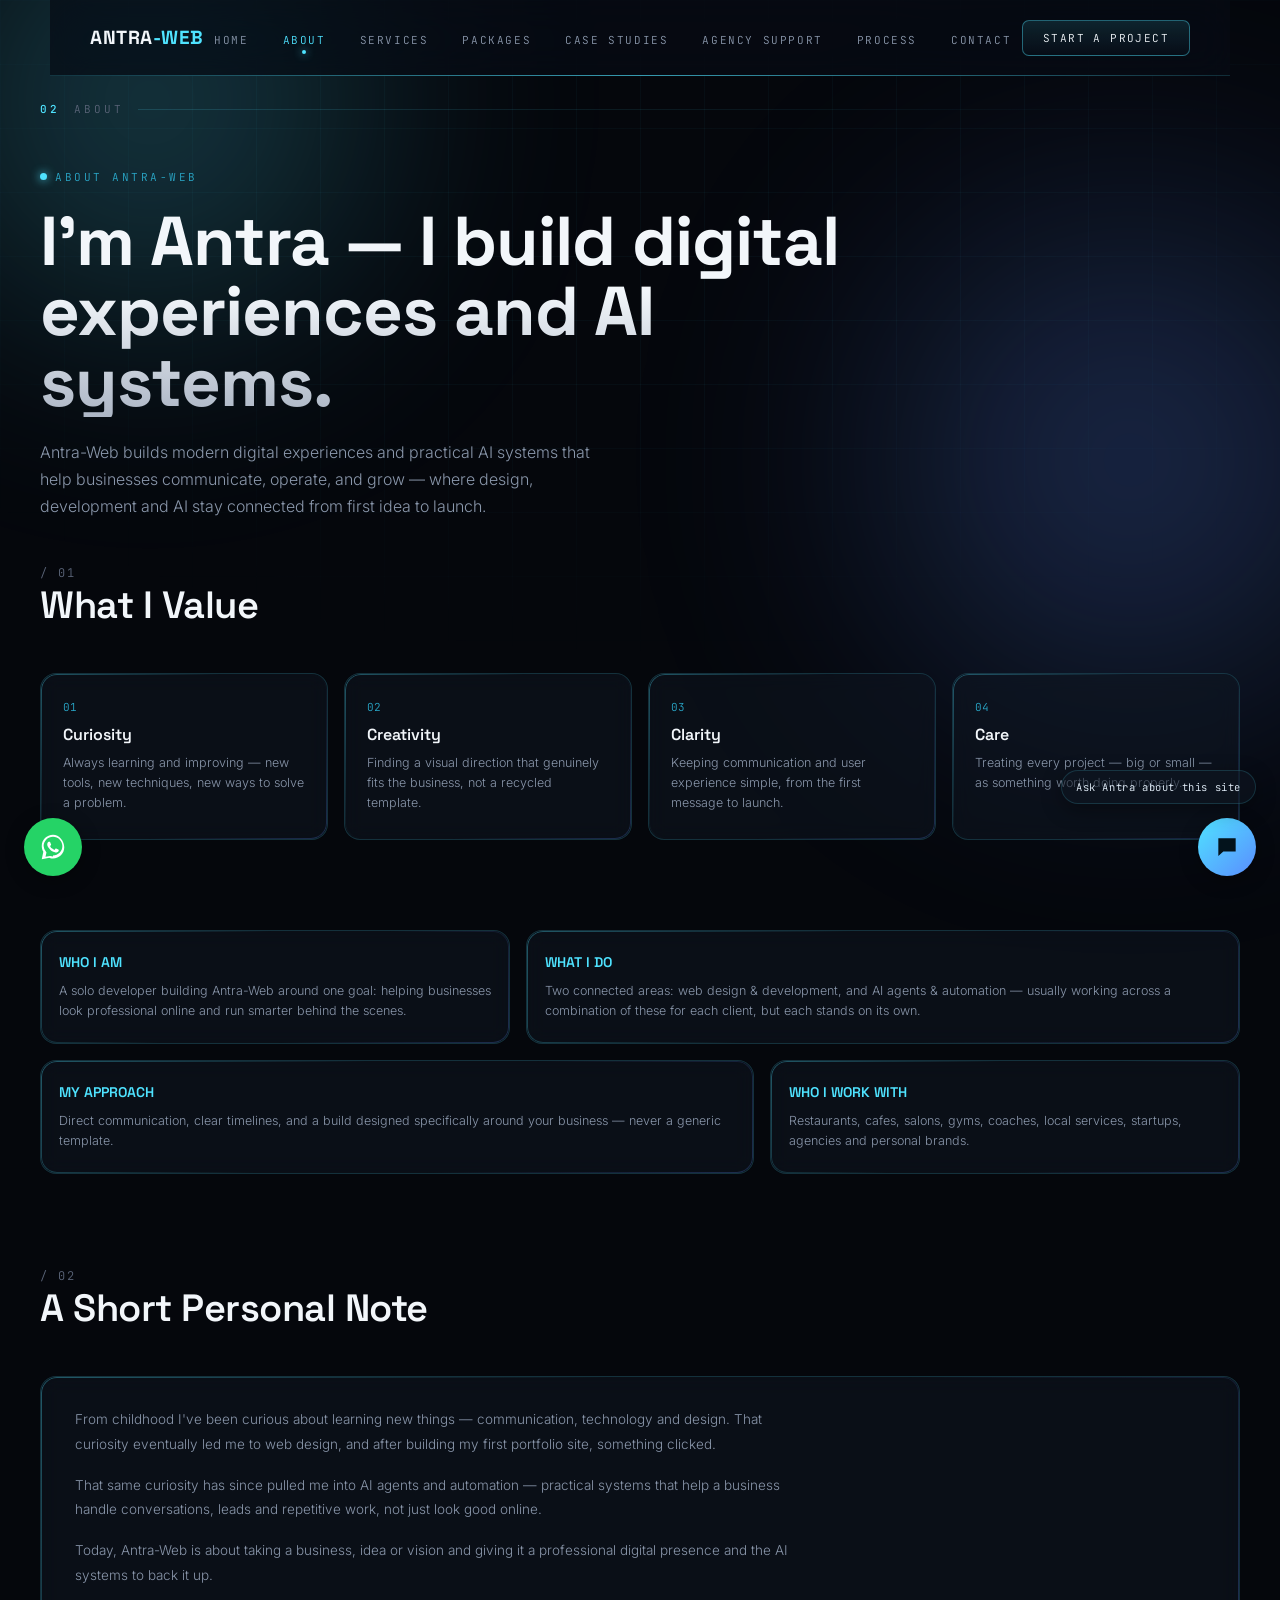
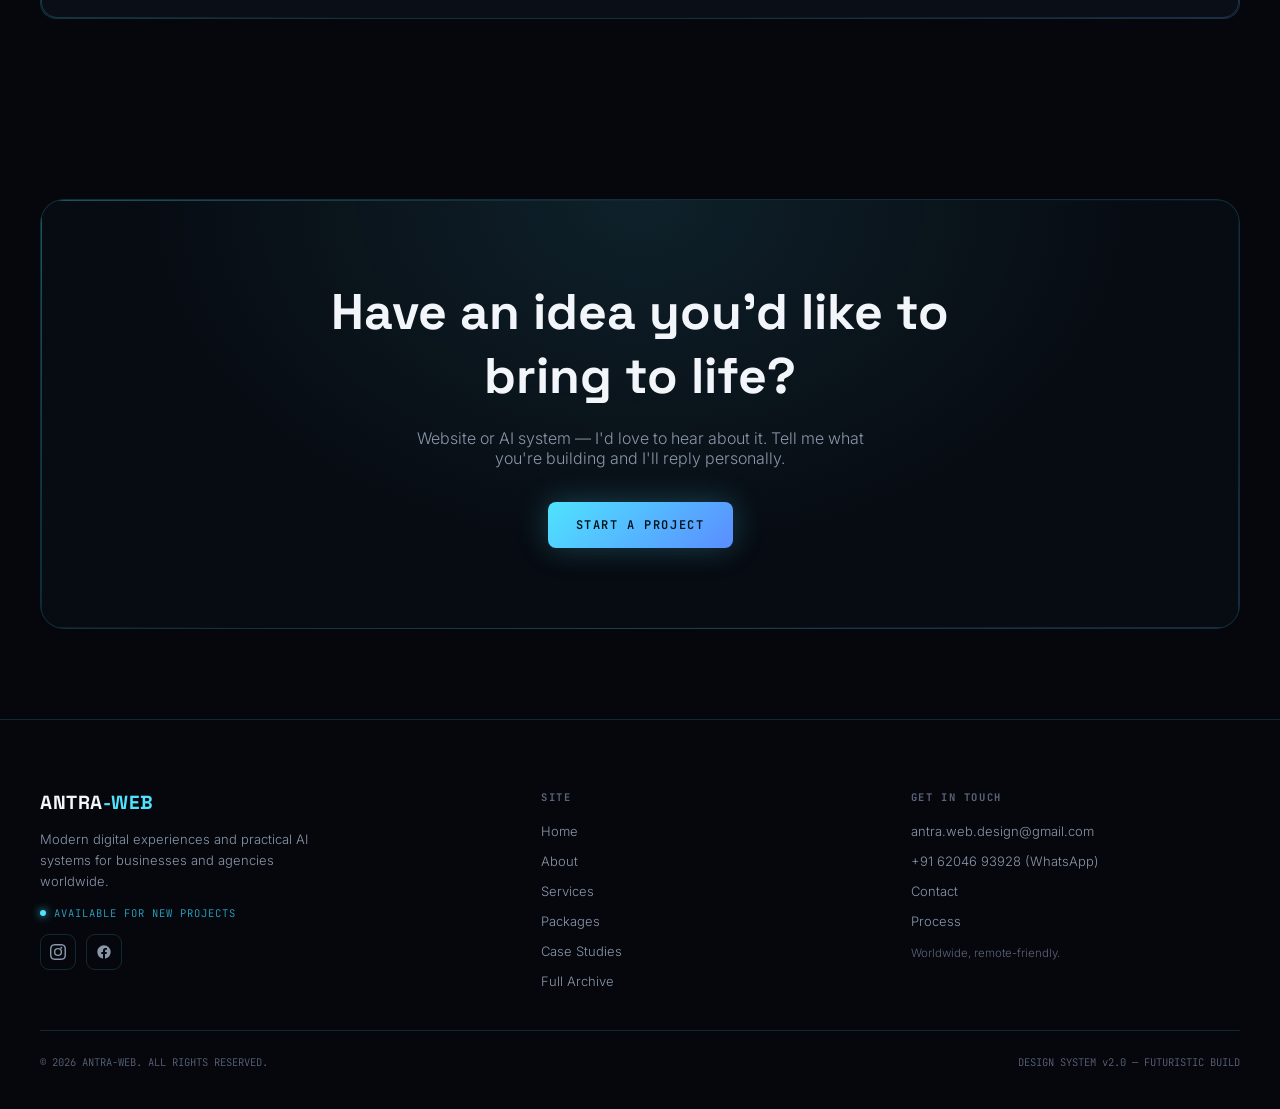
<file: about.html>
<!DOCTYPE html>
<html lang="en">
<head>
<meta charset="UTF-8">
<title>ANTRA-WEB — About Antra, Digital Experiences & AI Systems</title>
<meta name="viewport" content="width=device-width, initial-scale=1.0">
<meta name="description" content="Meet Antra — building modern websites and practical AI systems for ambitious businesses and creative agencies.">
<link rel="canonical" href="https://antra-web.github.io/Antra-Web/about.html">
<meta property="og:type" content="website">
<meta property="og:title" content="ANTRA-WEB — About Antra, Digital Experiences & AI Systems">
<meta property="og:description" content="Meet Antra — building modern websites and practical AI systems for ambitious businesses and creative agencies.">
<meta property="og:url" content="https://antra-web.github.io/Antra-Web/about.html">
<meta property="og:image" content="https://antra-web.github.io/Antra-Web/assets/hero-poster.jpg">
<meta name="twitter:card" content="summary_large_image">
<meta name="twitter:title" content="ANTRA-WEB — About Antra, Digital Experiences & AI Systems">
<meta name="twitter:description" content="Meet Antra — building modern websites and practical AI systems for ambitious businesses and creative agencies.">
<link rel="preconnect" href="https://fonts.googleapis.com">
<link href="https://fonts.googleapis.com/css2?family=Space+Grotesk:wght@400;500;600;700&family=Inter:wght@300;400;500;600&family=JetBrains+Mono:wght@400;500&display=swap" rel="stylesheet">
<link rel="stylesheet" href="css/animations.css"><link rel="stylesheet" href="css/responsive-repair.css"><script src="js/responsive-repair.js" defer></script><link rel="stylesheet" href="css/agent.css"><link rel="stylesheet" href="css/antra-float.css">
<style>

  :root{
    --bg-void:#05070c;
    --bg-deep:#0a0f1a;
    --bg-panel:#0d1420;
    --navy:#0b1626;
    --charcoal:#10141c;
    --cyan:#4fe3ff;
    --cyan-dim:#2aa8c9;
    --blue:#5a8dff;
    --blue-white:#e8f4ff;
    --white:#f2f6fa;
    --gray:#8a97ab;
    --gray-dim:#5a6478;
    --line: rgba(79,227,255,0.16);
    --glass: rgba(16,22,34,0.55);
    --glass-hi: rgba(30,42,60,0.55);
    --font-display: 'Space Grotesk', sans-serif;
    --font-body: 'Inter', sans-serif;
    --font-mono: 'JetBrains Mono', monospace;
  }
  *{margin:0;padding:0;box-sizing:border-box;}
  html{scroll-behavior:smooth;}
  body{
    background:var(--bg-void);
    color:var(--white);
    font-family:var(--font-body);
    font-weight:300;
    -webkit-font-smoothing:antialiased;
    overflow-x:hidden;
  }
  a{color:inherit;text-decoration:none;}
  img{display:block;max-width:100%;}

  /* ===== BACKDROP ===== */
  .grid-field{
    position:fixed;inset:0;z-index:0;pointer-events:none;
    background-image:
      linear-gradient(rgba(79,227,255,0.035) 1px, transparent 1px),
      linear-gradient(90deg, rgba(79,227,255,0.035) 1px, transparent 1px);
    background-size:64px 64px;
    mask-image:radial-gradient(ellipse 80% 60% at 50% 20%, black 40%, transparent 90%);
  }
  .glow-orb{
    position:fixed;border-radius:50%;filter:blur(120px);pointer-events:none;z-index:0;opacity:0.35;
  }
  .glow-a{width:600px;height:600px;background:radial-gradient(circle,var(--cyan),transparent 70%);top:-200px;left:-150px;}
  .glow-b{width:700px;height:700px;background:radial-gradient(circle,var(--blue),transparent 70%);bottom:10%;right:-200px;}

  /* ===== NAV ===== */
  .navbar{
    position:sticky;top:0;z-index:100;
    display:flex;align-items:center;justify-content:space-between;
    padding:16px 40px;
    background:rgba(8,12,20,0.72);
    backdrop-filter:blur(18px) saturate(140%);
    border-bottom:1px solid var(--line);
  }
  .navbar::after{
    content:'';position:absolute;left:0;right:0;bottom:-1px;height:1px;
    background:linear-gradient(90deg,transparent, var(--cyan), transparent);
    opacity:0.6;
  }
  .logo{font-family:var(--font-display);font-weight:700;font-size:19px;letter-spacing:0.5px;}
  .logo span{color:var(--cyan);}
  .nav-links{display:flex;gap:6px;list-style:none;}
  .nav-links li a{
    position:relative;font-family:var(--font-mono);font-size:11px;letter-spacing:1.6px;
    color:var(--gray);padding:9px 14px;border-radius:6px;transition:all .25s;
  }
  .nav-links li a:hover{color:var(--blue-white);background:rgba(79,227,255,0.06);}
  .nav-links li a.active{color:var(--cyan);}
  .nav-links li a.active::before{
    content:'';position:absolute;left:50%;bottom:2px;transform:translateX(-50%);
    width:4px;height:4px;border-radius:50%;background:var(--cyan);
    box-shadow:0 0 8px var(--cyan);
  }
  .nav-cta{
    font-family:var(--font-mono);font-size:11px;letter-spacing:1.4px;
    padding:10px 20px;border-radius:7px;
    border:1px solid rgba(79,227,255,0.4);
    background:linear-gradient(180deg, rgba(79,227,255,0.12), rgba(79,227,255,0.02));
    box-shadow:0 0 0 rgba(79,227,255,0);
    transition:box-shadow .3s, border-color .3s;
    white-space:nowrap;
  }
  .nav-cta:hover{border-color:var(--cyan);box-shadow:0 0 24px rgba(79,227,255,0.35);}

  /* ===== PAGE FRAME (each of the 8 pages) ===== */
  .page-block{position:relative;z-index:1;border-bottom:1px solid var(--line);}
  .page-tag{
    display:flex;align-items:center;gap:14px;
    padding:26px 40px 0;
    font-family:var(--font-mono);font-size:11px;letter-spacing:3px;color:var(--gray-dim);
  }
  .page-tag .num{color:var(--cyan);font-weight:500;}
  .page-tag .rule{flex:1;height:1px;background:linear-gradient(90deg,var(--line),transparent);}

  section.hero{
    position:relative;
    padding:48px 40px 90px;
    max-width:1400px;margin:0 auto;
  }
  .eyebrow{
    display:inline-flex;align-items:center;gap:8px;
    font-family:var(--font-mono);font-size:11px;letter-spacing:2.5px;color:var(--cyan-dim);
    margin-bottom:22px;
  }
  .eyebrow::before{content:'';width:7px;height:7px;border-radius:50%;background:var(--cyan);box-shadow:0 0 10px var(--cyan);}
  h1.h-title{
    font-family:var(--font-display);font-weight:700;
    font-size:clamp(38px,5.4vw,74px);line-height:1.02;letter-spacing:-1px;
    max-width:920px;
    background:linear-gradient(180deg,var(--white) 40%, var(--gray) 130%);
    -webkit-background-clip:text;background-clip:text;color:transparent;
  }
  .h-sub{
    margin-top:22px;max-width:560px;font-size:16px;line-height:1.7;color:var(--gray);font-weight:300;
  }
  .btn-row{display:flex;gap:16px;margin-top:38px;flex-wrap:wrap;}
  .btn{
    font-family:var(--font-mono);font-size:12px;letter-spacing:1.6px;
    padding:15px 28px;border-radius:8px;cursor:pointer;
    transition:all .28s;
  }
  .btn-primary{
    background:linear-gradient(135deg,var(--cyan),var(--blue));
    color:#03131c;font-weight:600;box-shadow:0 0 30px rgba(79,227,255,0.25);
  }
  .btn-primary:hover{box-shadow:0 0 46px rgba(79,227,255,0.5);transform:translateY(-1px);}
  .btn-ghost{
    border:1px solid rgba(255,255,255,0.16);color:var(--blue-white);
    background:rgba(255,255,255,0.02);
  }
  .btn-ghost:hover{border-color:var(--cyan);background:rgba(79,227,255,0.05);}

  h2.section-title{
    font-family:var(--font-display);font-weight:600;font-size:clamp(26px,3vw,38px);
    letter-spacing:-0.5px;
  }
  .section-lede{color:var(--gray);max-width:520px;margin-top:12px;font-size:15px;line-height:1.7;}
  .section-head{display:flex;justify-content:space-between;align-items:flex-end;gap:30px;flex-wrap:wrap;padding:0 40px;max-width:1400px;margin:0 auto 44px;}
  .section-head .idx{font-family:var(--font-mono);font-size:12px;color:var(--gray-dim);letter-spacing:2px;}
  .content-block{padding:90px 40px;max-width:1400px;margin:0 auto;}
  .content-block.tight{padding-top:0;}

  /* glass panel base */
  .glass{
    background:var(--glass);
    border:1px solid var(--line);
    border-radius:16px;
    backdrop-filter:blur(10px);
    position:relative;
  }
  .glass::before{
    content:'';position:absolute;inset:0;border-radius:16px;padding:1px;
    background:linear-gradient(135deg, rgba(79,227,255,0.35), transparent 40%, transparent 60%, rgba(90,141,255,0.25));
    -webkit-mask:linear-gradient(#fff 0 0) content-box, linear-gradient(#fff 0 0);
    -webkit-mask-composite:xor;mask-composite:exclude;
    pointer-events:none;
  }

  /* ===================== HOME HERO ===================== */
  .home-hero-wrap{
    position:relative;border-radius:22px;overflow:hidden;
    margin-top:34px;
    border:1px solid var(--line);
    background:#04070c;
  }
  .laptop-stage{
    position:relative;width:100%;aspect-ratio:16/10;overflow:hidden;
  }
  .laptop-stage img{
    position:absolute;inset:0;width:100%;height:100%;object-fit:cover;
    filter:brightness(0.72) contrast(1.08) saturate(0.9);
  }
  .stage-vignette{
    position:absolute;inset:0;
    background:radial-gradient(ellipse 70% 60% at 50% 55%, transparent 30%, rgba(4,7,12,0.85) 100%),
               linear-gradient(180deg, rgba(4,7,12,0.5), transparent 30%, transparent 60%, rgba(4,7,12,0.75));
  }
  .hud-overlay{position:absolute;inset:0;opacity:0;transition:opacity 1s ease;pointer-events:none;}
  .laptop-stage.on .hud-overlay{opacity:1;}
  .hud-overlay svg{position:absolute;inset:0;width:100%;height:100%;}
  .hud-line{stroke:var(--cyan);stroke-width:1;opacity:0;stroke-dasharray:4 4;}
  .laptop-stage.on .hud-line{opacity:0.55;animation:dash 3s linear infinite;}
  @keyframes dash{to{stroke-dashoffset:-40;}}

  .hologram-core{
    position:absolute;left:50%;top:46%;transform:translate(-50%,-50%) scale(0.85);
    text-align:center;opacity:0;transition:opacity .8s ease, transform .8s ease;
  }
  .laptop-stage.on .hologram-core{opacity:1;transform:translate(-50%,-50%) scale(1);}
  .hologram-core .ring{
    width:220px;height:220px;border-radius:50%;margin:0 auto;
    border:1px solid rgba(79,227,255,0.5);
    box-shadow:0 0 60px rgba(79,227,255,0.35), inset 0 0 40px rgba(79,227,255,0.15);
    display:flex;align-items:center;justify-content:center;
    animation:pulse-ring 3.4s ease-in-out infinite;
  }
  @keyframes pulse-ring{0%,100%{box-shadow:0 0 40px rgba(79,227,255,0.25), inset 0 0 30px rgba(79,227,255,0.1);}50%{box-shadow:0 0 80px rgba(79,227,255,0.5), inset 0 0 50px rgba(79,227,255,0.22);}}
  .hologram-core .label{
    font-family:var(--font-display);font-weight:600;font-size:14px;letter-spacing:1px;color:var(--blue-white);
    line-height:1.35;
  }
  .hud-module{
    position:absolute;padding:9px 13px;border-radius:9px;
    background:rgba(9,16,26,0.55);border:1px solid rgba(79,227,255,0.35);
    font-family:var(--font-mono);font-size:10px;letter-spacing:1px;color:var(--blue-white);
    backdrop-filter:blur(6px);opacity:0;transform:translateY(8px);
    transition:opacity .6s ease, transform .6s ease;
    box-shadow:0 0 18px rgba(79,227,255,0.12);
  }
  .laptop-stage.on .hud-module{opacity:1;transform:translateY(0);}
  .m1{top:10%;left:6%;transition-delay:.15s;}
  .m2{top:6%;left:38%;transition-delay:.3s;}
  .m3{top:10%;right:5%;transition-delay:.45s;}
  .m4{top:34%;left:2%;transition-delay:.6s;}
  .m5{top:34%;right:2%;transition-delay:.75s;}
  .m6{bottom:8%;left:4%;transition-delay:.9s;}
  .m7{bottom:12%;left:37%;transition-delay:1.05s;}
  .m8{bottom:8%;right:4%;transition-delay:1.2s;}

  .stage-toggle{
    position:absolute;bottom:20px;left:50%;transform:translateX(-50%);
    display:flex;gap:2px;background:rgba(6,10,16,0.7);border:1px solid var(--line);
    border-radius:30px;padding:4px;backdrop-filter:blur(10px);z-index:5;
  }
  .stage-toggle button{
    font-family:var(--font-mono);font-size:10px;letter-spacing:1.4px;padding:8px 16px;
    border-radius:24px;color:var(--gray);cursor:pointer;background:transparent;border:none;transition:all .3s;
  }
  .stage-toggle button.active{background:linear-gradient(135deg,var(--cyan),var(--blue));color:#03131c;font-weight:600;}

  .hero-copy-panel{
    position:absolute;left:5%;bottom:14%;max-width:420px;z-index:4;
  }
  .caption-tag{font-family:var(--font-mono);font-size:10px;letter-spacing:2px;color:var(--cyan);margin-bottom:6px;}
  .caption-txt{font-size:12px;color:var(--gray);line-height:1.6;}

  /* motion reference strip */
  .motion-strip{
    display:flex;align-items:center;gap:8px;flex-wrap:wrap;
    margin-top:26px;padding:16px 20px;border-radius:12px;
    font-family:var(--font-mono);font-size:10.5px;letter-spacing:1px;color:var(--gray);
  }
  .motion-strip .step{color:var(--blue-white);padding:6px 10px;border:1px solid var(--line);border-radius:6px;}
  .motion-strip .arrow{color:var(--cyan-dim);}

  /* ===== capability / feature grids ===== */
  .capability-row{display:grid;grid-template-columns:1.1fr 1.4fr;gap:26px;}
  @media(max-width:900px){.capability-row{grid-template-columns:1fr;}}
  .cap-lead{padding:34px;}
  .cap-lead .big-num{font-family:var(--font-display);font-size:60px;font-weight:700;color:transparent;-webkit-text-stroke:1px var(--cyan-dim);line-height:1;}
  .cap-mini-grid{display:grid;grid-template-columns:1fr 1fr;gap:18px;}
  .cap-card{padding:24px;transition:transform .3s, border-color .3s;}
  .cap-card:hover{transform:translateY(-4px);border-color:rgba(79,227,255,0.45);}
  .cap-card .ic{width:34px;height:34px;border-radius:9px;border:1px solid var(--line);display:flex;align-items:center;justify-content:center;margin-bottom:16px;color:var(--cyan);font-family:var(--font-mono);font-size:13px;}
  .cap-card h3{font-family:var(--font-display);font-size:16px;font-weight:600;margin-bottom:8px;}
  .cap-card p{font-size:13px;color:var(--gray);line-height:1.6;}

  /* featured projects - varied composition */
  .proj-showcase{display:grid;grid-template-columns:1.3fr 1fr;gap:20px;}
  .proj-main{position:relative;border-radius:18px;overflow:hidden;min-height:420px;padding:30px;display:flex;flex-direction:column;justify-content:flex-end;background:linear-gradient(160deg,#0d1826,#060a10);}
  .proj-side{display:flex;flex-direction:column;gap:20px;}
  .proj-mini{border-radius:16px;padding:22px;flex:1;background:linear-gradient(160deg,#0c1420,#070a10);}
  @media(max-width:900px){.proj-showcase{grid-template-columns:1fr;}}
  .browser-chrome{display:flex;gap:5px;margin-bottom:14px;}
  .browser-chrome span{width:8px;height:8px;border-radius:50%;background:rgba(255,255,255,0.15);}
  .tag-pill{display:inline-block;font-family:var(--font-mono);font-size:9.5px;letter-spacing:1.4px;color:var(--cyan);border:1px solid rgba(79,227,255,0.35);padding:4px 10px;border-radius:20px;margin-bottom:14px;}

  /* why us split */
  .why-split{display:grid;grid-template-columns:1fr 1fr;gap:60px;align-items:center;}
  @media(max-width:900px){.why-split{grid-template-columns:1fr;}}
  .why-list{display:flex;flex-direction:column;}
  .why-item{padding:22px 0;border-top:1px solid var(--line);display:flex;gap:20px;}
  .why-item:last-child{border-bottom:1px solid var(--line);}
  .why-item .n{font-family:var(--font-mono);color:var(--cyan-dim);font-size:12px;padding-top:2px;}
  .why-item h4{font-family:var(--font-display);font-size:16px;font-weight:600;margin-bottom:6px;}
  .why-item p{font-size:13px;color:var(--gray);line-height:1.6;max-width:400px;}
  .why-visual{position:relative;aspect-ratio:1;border-radius:20px;overflow:hidden;}
  .orbit-vis{position:absolute;inset:0;display:flex;align-items:center;justify-content:center;}
  .orbit-ring{position:absolute;border:1px solid rgba(79,227,255,0.18);border-radius:50%;}
  .orbit-ring.r1{width:90%;height:90%;}
  .orbit-ring.r2{width:65%;height:65%;border-color:rgba(90,141,255,0.2);}
  .orbit-ring.r3{width:40%;height:40%;}
  .orbit-core{width:80px;height:80px;border-radius:50%;background:radial-gradient(circle,rgba(79,227,255,0.35),transparent 70%);border:1px solid var(--cyan);box-shadow:0 0 50px rgba(79,227,255,0.4);}

  /* final CTA */
  .final-cta{
    padding:80px 50px;border-radius:24px;text-align:center;position:relative;overflow:hidden;
    background:radial-gradient(ellipse at 50% 0%, rgba(79,227,255,0.1), transparent 60%), #070b12;
  }
  .final-cta h2{font-family:var(--font-display);font-size:clamp(30px,4vw,50px);font-weight:700;max-width:700px;margin:0 auto 20px;}
  .final-cta p{color:var(--gray);max-width:460px;margin:0 auto 34px;}

  /* ===================== ABOUT PAGE ===================== */
  .story-flow{display:flex;justify-content:space-between;position:relative;padding:60px 10px 20px;}
  .story-flow::before{
    content:'';position:absolute;left:5%;right:5%;top:50%;height:1px;
    background:repeating-linear-gradient(90deg,var(--line) 0 8px, transparent 8px 16px);
  }
  .story-node{position:relative;z-index:2;text-align:center;flex:1;}
  .story-node .dot{
    width:14px;height:14px;border-radius:50%;background:var(--bg-void);
    border:2px solid var(--cyan);margin:0 auto 14px;
    box-shadow:0 0 16px rgba(79,227,255,0.5);
  }
  .story-node .label{font-family:var(--font-mono);font-size:10.5px;letter-spacing:1.6px;color:var(--blue-white);}
  @media(max-width:900px){.story-flow{flex-wrap:wrap;gap:30px 0;}.story-flow::before{display:none;}.story-node{flex:0 0 33%;}}

  .panel-mosaic{display:grid;grid-template-columns:repeat(5,1fr);gap:16px;}
  @media(max-width:900px){.panel-mosaic{grid-template-columns:1fr 1fr;}}
  .panel-mosaic .p{padding:22px 18px;}
  .panel-mosaic .p h4{font-family:var(--font-display);font-size:14px;font-weight:600;margin-bottom:10px;color:var(--cyan);}
  .panel-mosaic .p p{font-size:12.5px;color:var(--gray);line-height:1.6;}

  /* ===================== SERVICES PAGE — orbit ecosystem ===================== */
  .service-orbit{position:relative;min-height:760px;display:flex;align-items:center;justify-content:center;}
  .service-orbit .hub{
    width:150px;height:150px;border-radius:50%;display:flex;align-items:center;justify-content:center;
    text-align:center;font-family:var(--font-display);font-weight:600;font-size:13px;
    border:1px solid var(--cyan);background:radial-gradient(circle,rgba(79,227,255,0.14),transparent 70%);
    box-shadow:0 0 60px rgba(79,227,255,0.3);z-index:3;
  }
  .service-node{
    position:absolute;width:190px;padding:16px;z-index:2;
  }
  .service-node .idx{font-family:var(--font-mono);font-size:10px;color:var(--cyan-dim);}
  .service-node h4{font-family:var(--font-display);font-size:14px;font-weight:600;margin:6px 0 6px;}
  .service-node p{font-size:11.5px;color:var(--gray);line-height:1.5;}
  .orbit-svg{position:absolute;inset:0;width:100%;height:100%;z-index:1;}
  .orbit-svg line{stroke:rgba(79,227,255,0.25);stroke-width:1;stroke-dasharray:3 5;}
  .services-fallback-grid{display:none;grid-template-columns:repeat(3,1fr);gap:18px;}
  @media(max-width:1000px){.service-orbit{display:none;}.services-fallback-grid{display:grid;}}
  @media(max-width:640px){.services-fallback-grid{grid-template-columns:1fr;}}
  .services-fallback-grid .p{padding:22px;}

  /* ===================== PACKAGES PAGE ===================== */
  .pricing-grid{display:grid;grid-template-columns:repeat(4,1fr);gap:18px;}
  @media(max-width:1100px){.pricing-grid{grid-template-columns:1fr 1fr;}}
  @media(max-width:640px){.pricing-grid{grid-template-columns:1fr;}}
  .price-card{padding:30px 24px;display:flex;flex-direction:column;position:relative;}
  .price-card.featured{
    border-color:rgba(79,227,255,0.6);
    background:linear-gradient(160deg, rgba(79,227,255,0.09), rgba(16,22,34,0.6));
    box-shadow:0 0 60px rgba(79,227,255,0.22);
    transform:translateY(-10px);
  }
  .badge-pop{position:absolute;top:-13px;left:50%;transform:translateX(-50%);
    font-family:var(--font-mono);font-size:9.5px;letter-spacing:1.6px;color:#03131c;
    background:linear-gradient(135deg,var(--cyan),var(--blue));padding:6px 14px;border-radius:20px;font-weight:600;}
  .price-card .p-name{font-family:var(--font-display);font-size:19px;font-weight:600;}
  .price-card .p-target{font-size:11.5px;color:var(--gray-dim);margin:6px 0 20px;}
  .price-card .p-price{font-family:var(--font-display);font-size:38px;font-weight:700;color:var(--blue-white);}
  .price-card .p-price span{font-size:12px;color:var(--gray);font-family:var(--font-mono);}
  .p-features{list-style:none;margin:22px 0 26px;flex:1;}
  .p-features li{font-size:12.5px;color:var(--gray);padding:8px 0;border-top:1px solid rgba(255,255,255,0.06);display:flex;gap:8px;}
  .p-features li::before{content:'—';color:var(--cyan-dim);}
  .p-cta{text-align:center;font-family:var(--font-mono);font-size:11px;letter-spacing:1.4px;padding:12px;border-radius:8px;border:1px solid var(--line);}
  .price-card.featured .p-cta{background:linear-gradient(135deg,var(--cyan),var(--blue));color:#03131c;font-weight:600;border:none;}

  .compare-table{width:100%;border-collapse:collapse;margin-top:20px;font-size:12.5px;}
  .compare-table th,.compare-table td{padding:14px 16px;text-align:left;border-bottom:1px solid var(--line);}
  .compare-table th{font-family:var(--font-mono);font-size:10.5px;letter-spacing:1.2px;color:var(--gray-dim);}
  .compare-table td{color:var(--gray);}
  .compare-table td.yes{color:var(--cyan);}

  /* ===================== PORTFOLIO PAGE ===================== */
  .filter-row{display:flex;gap:10px;flex-wrap:wrap;margin-bottom:34px;}
  .filter-pill{font-family:var(--font-mono);font-size:10.5px;letter-spacing:1.4px;padding:9px 16px;border-radius:22px;border:1px solid var(--line);color:var(--gray);}
  .filter-pill.active{color:#03131c;background:linear-gradient(135deg,var(--cyan),var(--blue));border:none;font-weight:600;}
  .portfolio-grid{display:grid;grid-template-columns:repeat(3,1fr);gap:22px;}
  @media(max-width:1000px){.portfolio-grid{grid-template-columns:1fr 1fr;}}
  @media(max-width:640px){.portfolio-grid{grid-template-columns:1fr;}}
  .port-card{border-radius:16px;overflow:hidden;transition:transform .35s;}
  .port-card:hover{transform:translateY(-6px) scale(1.01);}
  .port-frame{aspect-ratio:4/3;background:linear-gradient(150deg,#0e1826,#060a10);position:relative;overflow:hidden;display:flex;align-items:center;justify-content:center;}
  .port-frame .win-chrome{position:absolute;top:0;left:0;right:0;height:26px;background:rgba(255,255,255,0.03);display:flex;align-items:center;gap:5px;padding:0 10px;border-bottom:1px solid var(--line);}
  .port-frame .win-chrome span{width:6px;height:6px;border-radius:50%;background:rgba(255,255,255,0.15);}
  .port-frame .mock{width:70%;height:60%;border:1px solid rgba(79,227,255,0.3);border-radius:8px;background:rgba(79,227,255,0.04);}
  .port-body{padding:18px 4px;}
  .port-body .cat{font-family:var(--font-mono);font-size:9.5px;color:var(--cyan-dim);letter-spacing:1.4px;}
  .port-body h4{font-family:var(--font-display);font-size:15px;font-weight:600;margin:6px 0;}
  .port-body p{font-size:12px;color:var(--gray);margin-bottom:12px;}
  .port-link{font-family:var(--font-mono);font-size:10.5px;letter-spacing:1.4px;color:var(--cyan);}

  /* ===================== PROCESS PAGE — architecture diagram ===================== */
  .arch-diagram{position:relative;padding:40px 0;}
  .arch-row{display:flex;gap:16px;justify-content:space-between;flex-wrap:wrap;}
  .arch-node{flex:1;min-width:180px;padding:20px;position:relative;}
  .arch-node .n-idx{font-family:var(--font-mono);font-size:20px;font-weight:600;color:transparent;-webkit-text-stroke:1px var(--cyan-dim);}
  .arch-node h4{font-family:var(--font-display);font-size:14px;font-weight:600;margin:10px 0 6px;}
  .arch-node p{font-size:11.5px;color:var(--gray);line-height:1.5;}
  .arch-connector{height:1px;flex-basis:100%;background:repeating-linear-gradient(90deg,var(--line) 0 6px,transparent 6px 12px);margin:0;align-self:center;display:none;}
  @media(min-width:1000px){.arch-connector{display:block;}}

  /* ===================== FAQ PAGE ===================== */
  .accordion-list{display:flex;flex-direction:column;gap:14px;}
  .acc-item{padding:0;overflow:hidden;}
  .acc-head{padding:22px 26px;display:flex;justify-content:space-between;align-items:center;cursor:pointer;}
  .acc-head h4{font-family:var(--font-display);font-size:15.5px;font-weight:500;}
  .acc-icon{width:26px;height:26px;border-radius:50%;border:1px solid var(--line);display:flex;align-items:center;justify-content:center;font-size:13px;color:var(--cyan);flex-shrink:0;margin-left:20px;transition:transform .3s;}
  .acc-item.open .acc-icon{transform:rotate(45deg);border-color:var(--cyan);box-shadow:0 0 14px rgba(79,227,255,0.3);}
  .acc-body{max-height:0;overflow:hidden;transition:max-height .4s ease, padding .4s ease;padding:0 26px;}
  .acc-item.open .acc-body{max-height:200px;padding:0 26px 24px;}
  .acc-body p{font-size:13px;color:var(--gray);line-height:1.7;border-top:1px solid var(--line);padding-top:16px;}
  .acc-item.open{border-color:rgba(79,227,255,0.4);}

  /* ===================== CONTACT PAGE ===================== */
  .contact-layout{display:grid;grid-template-columns:1.4fr 1fr;gap:26px;}
  @media(max-width:900px){.contact-layout{grid-template-columns:1fr;}}
  .form-panel{padding:38px;}
  .field{margin-bottom:20px;}
  .field label{display:block;font-family:var(--font-mono);font-size:10.5px;letter-spacing:1.6px;color:var(--gray-dim);margin-bottom:9px;}
  .field input,.field select,.field textarea{
    width:100%;background:rgba(255,255,255,0.02);border:1px solid var(--line);border-radius:9px;
    padding:13px 15px;color:var(--white);font-family:var(--font-body);font-size:13.5px;
    transition:border-color .3s, box-shadow .3s;
  }
  .field input:focus,.field select:focus,.field textarea:focus{
    outline:none;border-color:var(--cyan);box-shadow:0 0 0 3px rgba(79,227,255,0.12), 0 0 24px rgba(79,227,255,0.15);
  }
  .field.focus-demo input{border-color:var(--cyan);box-shadow:0 0 0 3px rgba(79,227,255,0.12), 0 0 24px rgba(79,227,255,0.15);}
  .info-stack{display:flex;flex-direction:column;gap:18px;}
  .info-panel{padding:26px;}
  .info-panel .tag{font-family:var(--font-mono);font-size:10px;letter-spacing:1.6px;color:var(--cyan-dim);margin-bottom:10px;}
  .info-panel .val{font-family:var(--font-display);font-size:16px;font-weight:500;}
  .social-row{display:flex;gap:10px;margin-top:14px;}
  .social-row a{width:36px;height:36px;border-radius:9px;border:1px solid var(--line);display:flex;align-items:center;justify-content:center;color:var(--gray);transition:border-color .25s, color .25s, box-shadow .25s, transform .25s;}
  .social-row a:hover{border-color:var(--cyan);color:var(--cyan);box-shadow:0 0 16px rgba(79,227,255,0.25);transform:translateY(-2px);}
  .social-row svg{width:16px;height:16px;fill:currentColor;}

  /* ===== FLOATING WHATSAPP BUTTON ===== */
  .wa-float{
    position:fixed;left:24px;bottom:24px;z-index:200;
    width:58px;height:58px;border-radius:50%;
    background:#25D366;
    display:flex;align-items:center;justify-content:center;
    box-shadow:0 4px 18px rgba(0,0,0,0.35), 0 0 0 0 rgba(37,211,102,0.5);
    transition:transform .25s ease, box-shadow .25s ease;
    animation:wa-pulse 2.8s ease-in-out infinite;
  }
  .wa-float:hover{transform:translateY(-3px) scale(1.05);}
  .wa-float svg{width:30px;height:30px;fill:#fff;}
  @keyframes wa-pulse{
    0%,100%{box-shadow:0 4px 18px rgba(0,0,0,0.35), 0 0 0 0 rgba(37,211,102,0.45);}
    50%{box-shadow:0 4px 18px rgba(0,0,0,0.35), 0 0 0 10px rgba(37,211,102,0);}
  }
  @media(prefers-reduced-motion:reduce){.wa-float{animation:none;}}
  @media(max-width:640px){.wa-float{left:16px;bottom:16px;width:52px;height:52px;}.wa-float svg{width:26px;height:26px;}}

  /* ===== FOOTER ===== */
  footer{position:relative;z-index:1;padding:70px 40px 40px;}
  .footer-grid{max-width:1400px;margin:0 auto;display:grid;grid-template-columns:1.4fr 1fr 1fr 1fr;gap:40px;padding-bottom:40px;border-bottom:1px solid var(--line);}
  @media(max-width:800px){.footer-grid{grid-template-columns:1fr 1fr;}}
  .footer-grid h5{font-family:var(--font-mono);font-size:10.5px;letter-spacing:1.6px;color:var(--gray-dim);margin-bottom:16px;}
  .footer-grid ul{list-style:none;display:flex;flex-direction:column;gap:10px;}
  .footer-grid a{font-size:13px;color:var(--gray);}
  .footer-grid a:hover{color:var(--cyan);}
  .footer-bottom{max-width:1400px;margin:24px auto 0;display:flex;justify-content:space-between;font-family:var(--font-mono);font-size:10.5px;color:var(--gray-dim);flex-wrap:wrap;gap:10px;}

  ::selection{background:rgba(79,227,255,0.3);}
  ::-webkit-scrollbar{width:9px;}
  ::-webkit-scrollbar-track{background:var(--bg-void);}
  ::-webkit-scrollbar-thumb{background:#1a2434;border-radius:10px;}

/* ===================== ADDITIONS: shared modules ===================== */

/* WhatsApp CTA button */
.btn-whatsapp{
  display:inline-flex;align-items:center;gap:10px;
  font-family:var(--font-mono);font-size:12px;letter-spacing:1.4px;
  padding:14px 26px;border-radius:8px;cursor:pointer;
  background:linear-gradient(135deg,#25D366,#128C7E);
  color:#04150e;font-weight:600;box-shadow:0 0 30px rgba(37,211,102,0.25);
  transition:all .28s;
}
.btn-whatsapp:hover{box-shadow:0 0 46px rgba(37,211,102,0.5);transform:translateY(-1px);}
.btn-whatsapp svg{width:16px;height:16px;fill:currentColor;}

/* Tag cloud — Who We Work With */
.tag-cloud{display:flex;flex-wrap:wrap;gap:12px;}
.tag-chip{
  font-family:var(--font-mono);font-size:11.5px;letter-spacing:1px;color:var(--blue-white);
  padding:11px 18px;border-radius:24px;border:1px solid var(--line);
  background:rgba(79,227,255,0.04);transition:all .3s;
}
.tag-chip:hover{border-color:var(--cyan);background:rgba(79,227,255,0.09);transform:translateY(-2px);}

/* Service relationship grid */
.combo-grid{display:grid;grid-template-columns:1fr 1fr;gap:16px;}
@media(max-width:800px){.combo-grid{grid-template-columns:1fr;}}
.combo-card{padding:22px;display:flex;flex-direction:column;gap:10px;}
.combo-goal{font-family:var(--font-display);font-size:15px;font-weight:600;color:var(--blue-white);}
.combo-path{display:flex;align-items:center;gap:10px;flex-wrap:wrap;font-family:var(--font-mono);font-size:10.5px;letter-spacing:1px;}
.combo-path span{padding:6px 12px;border-radius:6px;border:1px solid var(--line);color:var(--cyan);}
.combo-path .plus{color:var(--gray-dim);border:none;padding:0;}

/* Disclaimer note */
.note-strip{
  display:flex;gap:12px;align-items:flex-start;padding:18px 22px;border-radius:12px;
  border:1px dashed rgba(79,227,255,0.3);background:rgba(79,227,255,0.03);
  font-size:12.5px;color:var(--gray);line-height:1.6;
}
.note-strip .ic{color:var(--cyan);font-family:var(--font-mono);font-size:14px;}

/* Quick launch card */
.quick-launch{
  padding:36px;border-radius:20px;display:flex;justify-content:space-between;align-items:center;gap:30px;flex-wrap:wrap;
  background:radial-gradient(ellipse at 0% 0%, rgba(79,227,255,0.08), transparent 60%);
}
.quick-launch .ql-price{font-family:var(--font-display);font-size:34px;font-weight:700;color:var(--cyan);}
.quick-launch .ql-price span{font-size:12px;color:var(--gray);font-family:var(--font-mono);font-weight:400;}

/* Custom scope factor pills */
.factor-row{display:flex;flex-wrap:wrap;gap:10px;margin-top:16px;}
.factor-row span{font-family:var(--font-mono);font-size:10.5px;color:var(--gray);padding:8px 14px;border:1px solid var(--line);border-radius:8px;}

/* ===== PORTFOLIO: floating holographic preview modal ===== */
.port-card{cursor:pointer;}
.modal-overlay{
  position:fixed;inset:0;z-index:1000;
  background:rgba(3,5,9,0.82);backdrop-filter:blur(6px);
  display:flex;align-items:center;justify-content:center;padding:24px;
  opacity:0;pointer-events:none;transition:opacity .35s ease;
}
.modal-overlay.open{opacity:1;pointer-events:auto;}
.modal-window{
  width:100%;max-width:920px;max-height:88vh;overflow:auto;
  border-radius:18px;border:1px solid rgba(79,227,255,0.45);
  background:linear-gradient(160deg, rgba(13,20,32,0.92), rgba(6,9,15,0.96));
  box-shadow:0 0 90px rgba(79,227,255,0.25), 0 30px 60px rgba(0,0,0,0.6);
  transform:translateY(24px) scale(0.97);transition:transform .4s cubic-bezier(.2,.9,.25,1);
}
.modal-overlay.open .modal-window{transform:translateY(0) scale(1);}
.modal-chrome{
  display:flex;align-items:center;justify-content:space-between;
  padding:14px 18px;border-bottom:1px solid var(--line);
}
.modal-chrome .dots{display:flex;gap:6px;}
.modal-chrome .dots span{width:9px;height:9px;border-radius:50%;background:rgba(255,255,255,0.15);}
.modal-chrome .url-bar{
  flex:1;margin:0 16px;font-family:var(--font-mono);font-size:11px;color:var(--gray);
  background:rgba(255,255,255,0.03);border:1px solid var(--line);border-radius:20px;
  padding:6px 16px;text-align:center;
}
.modal-close{
  width:28px;height:28px;border-radius:50%;border:1px solid var(--line);
  display:flex;align-items:center;justify-content:center;cursor:pointer;color:var(--gray);
  transition:all .25s;flex-shrink:0;
}
.modal-close:hover{color:var(--cyan);border-color:var(--cyan);box-shadow:0 0 14px rgba(79,227,255,0.3);}
.modal-preview{
  aspect-ratio:16/9;background:linear-gradient(150deg,#0e1826,#060a10);
  display:flex;align-items:center;justify-content:center;position:relative;overflow:hidden;
}
.modal-preview .mock-lg{width:82%;height:74%;border:1px solid rgba(79,227,255,0.35);border-radius:12px;background:rgba(79,227,255,0.045);
  display:flex;align-items:center;justify-content:center;font-family:var(--font-mono);font-size:11px;color:var(--gray-dim);letter-spacing:1.4px;}
.modal-body{padding:26px 30px 30px;}
.modal-body .cat{font-family:var(--font-mono);font-size:10px;letter-spacing:1.6px;color:var(--cyan-dim);}
.modal-body h3{font-family:var(--font-display);font-size:24px;font-weight:600;margin:8px 0 12px;}
.modal-body p{font-size:13.5px;color:var(--gray);line-height:1.7;max-width:560px;margin-bottom:24px;}
.modal-actions{display:flex;gap:14px;flex-wrap:wrap;}

/* ===== SIMPLIFIED FOOTER (no invented socials) ===== */
.footer-grid.simple{grid-template-columns:1.4fr 1fr 1fr;}
@media(max-width:800px){.footer-grid.simple{grid-template-columns:1fr 1fr;}}
.footer-availability{
  display:inline-flex;align-items:center;gap:8px;font-family:var(--font-mono);font-size:10.5px;
  color:var(--cyan-dim);letter-spacing:1px;margin-top:14px;
}
.footer-availability::before{content:'';width:6px;height:6px;border-radius:50%;background:var(--cyan);box-shadow:0 0 8px var(--cyan);}

/* value cards (about) */
.value-grid{display:grid;grid-template-columns:repeat(4,1fr);gap:16px;}
@media(max-width:900px){.value-grid{grid-template-columns:1fr 1fr;}}
.value-card{padding:26px 22px;}
.value-card .vn{font-family:var(--font-mono);font-size:11px;color:var(--cyan-dim);}
.value-card h4{font-family:var(--font-display);font-size:16px;font-weight:600;margin:10px 0 8px;}
.value-card p{font-size:12.5px;color:var(--gray);line-height:1.6;}

/* form section headers */
.form-section-label{
  font-family:var(--font-mono);font-size:10.5px;letter-spacing:2px;color:var(--cyan);
  margin:26px 0 14px;padding-top:20px;border-top:1px solid var(--line);
}
.form-section-label:first-child{margin-top:0;padding-top:0;border-top:none;}
.field-row{display:grid;grid-template-columns:1fr 1fr;gap:16px;}
@media(max-width:640px){.field-row{grid-template-columns:1fr;}}
.checkbox-field{display:flex;align-items:flex-start;gap:10px;font-size:12px;color:var(--gray);line-height:1.6;}
.checkbox-field input{margin-top:3px;}

/* home teaser cards for about/faq preview */
.mini-teaser{padding:30px;display:flex;flex-direction:column;gap:14px;}
.mini-teaser h3{font-family:var(--font-display);font-size:20px;font-weight:600;}
.mini-teaser p{font-size:13px;color:var(--gray);line-height:1.7;}

</style>
</head>
<body>
<div class="grid-field"></div><div class="glow-orb glow-a"></div><div class="glow-orb glow-b"></div>
<nav class="navbar">
<div class="logo">ANTRA<span>-WEB</span></div>
<ul class="nav-links">
<li><a href="index.html">HOME</a></li>
<li><a href="about.html" class="active">ABOUT</a></li>
<li><a href="services.html">SERVICES</a></li>
<li><a href="packages.html">PACKAGES</a></li>
<li><a href="case-studies.html">CASE STUDIES</a></li>
<li><a href="index.html#agency">AGENCY SUPPORT</a></li>
<li><a href="process.html">PROCESS</a></li>
<li><a href="contact.html">CONTACT</a></li>
</ul>
<a class="nav-cta" href="contact.html">START A PROJECT</a>
</nav>
<div class="page-block" id="about">
<div class="page-tag"><span class="num">02</span><span>ABOUT</span><div class="rule"></div></div>
<section class="hero" style="padding-bottom:40px;">
<div class="eyebrow">ABOUT ANTRA-WEB</div>
<h1 class="h-title">I'm Antra — I build digital experiences and AI systems.</h1>
<p class="h-sub">Antra-Web builds modern digital experiences and practical AI systems that help businesses communicate, operate, and grow — where design, development and AI stay connected from first idea to launch.</p>
</section>

<div class="section-head">
<div><span class="idx">/ 01</span><h2 class="section-title">What I Value</h2></div>
</div>
<div class="content-block tight">
<div class="value-grid">
<div class="glass value-card"><div class="vn">01</div><h4>Curiosity</h4><p>Always learning and improving — new tools, new techniques, new ways to solve a problem.</p></div>
<div class="glass value-card"><div class="vn">02</div><h4>Creativity</h4><p>Finding a visual direction that genuinely fits the business, not a recycled template.</p></div>
<div class="glass value-card"><div class="vn">03</div><h4>Clarity</h4><p>Keeping communication and user experience simple, from the first message to launch.</p></div>
<div class="glass value-card"><div class="vn">04</div><h4>Care</h4><p>Treating every project — big or small — as something worth doing properly.</p></div>
</div>
</div>

<div class="content-block tight">
<div class="panel-mosaic">
<div class="glass p" style="grid-column:span 2;"><h4>WHO I AM</h4><p>A solo developer building Antra-Web around one goal: helping businesses look professional online and run smarter behind the scenes.</p></div>
<div class="glass p" style="grid-column:span 3;"><h4>WHAT I DO</h4><p>Two connected areas: web design &amp; development, and AI agents &amp; automation — usually working across a combination of these for each client, but each stands on its own.</p></div>
<div class="glass p" style="grid-column:span 3;"><h4>MY APPROACH</h4><p>Direct communication, clear timelines, and a build designed specifically around your business — never a generic template.</p></div>
<div class="glass p" style="grid-column:span 2;"><h4>WHO I WORK WITH</h4><p>Restaurants, cafes, salons, gyms, coaches, local services, startups, agencies and personal brands.</p></div>
</div>
</div>

<div class="section-head">
<div><span class="idx">/ 02</span><h2 class="section-title">A Short Personal Note</h2></div>
</div>
<div class="content-block tight">
<div class="glass" style="padding:30px 34px;">
<p style="max-width:720px;font-size:13.5px;line-height:1.85;color:var(--gray);">From childhood I've been curious about learning new things — communication, technology and design. That curiosity eventually led me to web design, and after building my first portfolio site, something clicked.</p>
<p style="max-width:720px;font-size:13.5px;line-height:1.85;color:var(--gray);margin-top:16px;">That same curiosity has since pulled me into AI agents and automation — practical systems that help a business handle conversations, leads and repetitive work, not just look good online.</p>
<p style="max-width:720px;font-size:13.5px;line-height:1.85;color:var(--gray);margin-top:16px;">Today, Antra-Web is about taking a business, idea or vision and giving it a professional digital presence and the AI systems to back it up.</p>
</div>
</div>

<div class="content-block">
<div class="glass final-cta">
<h2>Have an idea you'd like to bring to life?</h2>
<p>Website or AI system — I'd love to hear about it. Tell me what you're building and I'll reply personally.</p>
<a class="btn btn-primary" href="contact.html" style="display:inline-block;">START A PROJECT</a>
</div>
</div>
</div>
<footer>
<div class="footer-grid simple">
<div>
<div class="logo">ANTRA<span>-WEB</span></div>
<p style="color:var(--gray);font-size:13px;margin-top:14px;max-width:280px;line-height:1.6;">Modern digital experiences and practical AI systems for businesses and agencies worldwide.</p>
<div class="footer-availability">AVAILABLE FOR NEW PROJECTS</div>
<div class="social-row">
<a href="https://www.instagram.com/antra_web/" target="_blank" rel="noopener" aria-label="Instagram"><svg viewBox="0 0 24 24" xmlns="http://www.w3.org/2000/svg"><path d="M12 2.16c3.2 0 3.58.01 4.85.07 1.17.05 1.8.25 2.22.41.56.22.96.48 1.38.9.42.42.68.82.9 1.38.16.42.36 1.05.41 2.22.06 1.27.07 1.65.07 4.85s-.01 3.58-.07 4.85c-.05 1.17-.25 1.8-.41 2.22-.22.56-.48.96-.9 1.38-.42.42-.82.68-1.38.9-.42.16-1.05.36-2.22.41-1.27.06-1.65.07-4.85.07s-3.58-.01-4.85-.07c-1.17-.05-1.8-.25-2.22-.41-.56-.22-.96-.48-1.38-.9-.42-.42-.68-.82-.9-1.38-.16-.42-.36-1.05-.41-2.22-.06-1.27-.07-1.65-.07-4.85s.01-3.58.07-4.85c.05-1.17.25-1.8.41-2.22.22-.56.48-.96.9-1.38.42-.42.82-.68 1.38-.9.42-.16 1.05-.36 2.22-.41 1.27-.06 1.65-.07 4.85-.07M12 0C8.74 0 8.33.01 7.05.07 5.78.13 4.9.33 4.14.63c-.79.31-1.46.72-2.13 1.39C1.35 2.68.94 3.35.63 4.14.33 4.9.13 5.78.07 7.05.01 8.33 0 8.74 0 12s.01 3.67.07 4.95c.06 1.27.26 2.15.56 2.91.31.79.72 1.46 1.39 2.13.67.67 1.34 1.08 2.13 1.39.76.3 1.64.5 2.91.56C8.33 23.99 8.74 24 12 24s3.67-.01 4.95-.07c1.27-.06 2.15-.26 2.91-.56.79-.31 1.46-.72 2.13-1.39.67-.67 1.08-1.34 1.39-2.13.3-.76.5-1.64.56-2.91.06-1.28.07-1.69.07-4.95s-.01-3.67-.07-4.95c-.06-1.27-.26-2.15-.56-2.91-.31-.79-.72-1.46-1.39-2.13C21.32 1.35 20.65.94 19.86.63c-.76-.3-1.64-.5-2.91-.56C15.67.01 15.26 0 12 0zm0 5.84A6.16 6.16 0 1 0 12 18.16 6.16 6.16 0 0 0 12 5.84zm0 10.16a4 4 0 1 1 0-8 4 4 0 0 1 0 8zm6.41-10.4a1.44 1.44 0 1 1-2.88 0 1.44 1.44 0 0 1 2.88 0z"/></svg></a>
<a href="https://www.facebook.com/profile.php?id=61591988702111" target="_blank" rel="noopener" aria-label="Facebook"><svg viewBox="0 0 24 24" xmlns="http://www.w3.org/2000/svg"><path d="M22 12.06C22 6.5 17.52 2 12 2S2 6.5 2 12.06c0 5.02 3.66 9.18 8.44 9.94v-7.03H7.9v-2.91h2.54V9.85c0-2.51 1.49-3.9 3.77-3.9 1.09 0 2.23.2 2.23.2v2.46h-1.26c-1.24 0-1.63.77-1.63 1.56v1.88h2.78l-.44 2.91h-2.34V22c4.78-.76 8.44-4.92 8.44-9.94z"/></svg></a>
</div>
</div>
<div><h5>SITE</h5><ul><li><a href="index.html">Home</a></li><li><a href="about.html">About</a></li><li><a href="services.html">Services</a></li><li><a href="packages.html">Packages</a></li><li><a href="case-studies.html">Case Studies</a></li><li><a href="portfolio.html">Full Archive</a></li></ul></div>
<div><h5>GET IN TOUCH</h5><ul><li><a href="mailto:antra.web.design@gmail.com">antra.web.design@gmail.com</a></li><li><a href="https://wa.me/916204693928" target="_blank" rel="noopener">+91 62046 93928 (WhatsApp)</a></li><li><a href="contact.html">Contact</a></li><li><a href="process.html">Process</a></li></ul>
<p style="color:var(--gray-dim);font-size:11.5px;margin-top:16px;">Worldwide, remote-friendly.</p>
</div>
</div>
<div class="footer-bottom">
<span>© 2026 ANTRA-WEB. ALL RIGHTS RESERVED.</span>
<span>DESIGN SYSTEM v2.0 — FUTURISTIC BUILD</span>
</div>
</footer>

<a class="wa-float" href="https://wa.me/916204693928?text=Hi%20Antra-Web%21%20I%20found%20your%20website%20and%20I%27d%20like%20to%20discuss%20a%20project%20for%20my%20business." target="_blank" rel="noopener" aria-label="Chat on WhatsApp">
<svg viewBox="0 0 32 32" xmlns="http://www.w3.org/2000/svg"><path d="M16.004 3C9.377 3 4 8.373 4 15c0 2.236.616 4.328 1.688 6.125L4 29l8.094-1.656C13.786 28.11 14.874 28.3 16.004 28.3 22.63 28.3 28 22.93 28 16.3 28 9.673 22.63 3 16.004 3zm0 23.03c-1.02 0-2.02-.16-2.97-.48l-.213-.07-4.8.98.99-4.68-.14-.24A10.02 10.02 0 0 1 6 15c0-5.523 4.48-10 10.004-10C21.52 5 26 9.477 26 15c0 5.523-4.48 10.03-9.996 10.03zm5.55-7.49c-.303-.152-1.79-.883-2.068-.984-.278-.102-.48-.152-.683.152-.202.303-.784.984-.96 1.187-.177.202-.354.227-.657.076-.303-.152-1.28-.472-2.437-1.505-.9-.803-1.51-1.795-1.686-2.098-.177-.303-.02-.467.133-.618.137-.136.303-.354.455-.53.152-.177.202-.303.303-.505.101-.202.05-.38-.025-.53-.076-.152-.683-1.646-.936-2.253-.246-.59-.497-.51-.683-.52-.177-.008-.38-.01-.582-.01-.202 0-.53.076-.808.38-.278.303-1.06 1.036-1.06 2.527 0 1.49 1.086 2.93 1.238 3.132.152.202 2.14 3.267 5.185 4.58.725.313 1.29.5 1.732.64.728.232 1.39.2 1.913.121.583-.087 1.79-.732 2.042-1.44.253-.708.253-1.314.177-1.44-.076-.126-.278-.202-.582-.354z"/></svg>
</a>
<!-- ===== ANTRA — floating AI website-guide widget =====
     Separate from Ava/Flow. Reuses the existing agent-chat
     engine (js/agent-chat.js, css/agent.css) unmodified. -->
<div class="antra-float-wrap" data-antra-float>
<div class="antra-float-panel glass" data-antra-panel hidden>
<div class="agent-chat" data-agent-chat data-webhook="https://antra-web.app.n8n.cloud/webhook/antra-chat" data-proxy="https://antra-worker.khushikumari30082010.workers.dev/antra" data-agent-name="Antra">
<div class="agent-chat-head">
<div class="agent-chat-id">
<div class="agent-avatar">A</div>
<div>
<div class="agent-chat-name">Antra <span class="status-live"><i></i>LIVE</span></div>
<div class="agent-chat-role">AI Website Guide</div>
</div>
</div>
<button type="button" class="antra-close-btn" data-antra-close aria-label="Close Antra chat">✕</button>
</div>
<div class="agent-chat-body" data-chat-body>
<div class="agent-chat-empty" data-chat-empty>
<div class="empty-icon">◈</div>
<p>Hi, I'm Antra. Ask me about ANTRA-WEB's services, pricing, process, or the portfolio — or where to find something on this site.</p>
<div class="suggestion-row">
<button type="button" class="suggestion-chip" data-chat-chip="What services does Antra-Web offer?">What do you offer?</button>
<button type="button" class="suggestion-chip" data-chat-chip="Can you show me some portfolio projects?">Show me the portfolio</button>
<button type="button" class="suggestion-chip" data-chat-chip="How do I start a project or get a quote?">How do I get started?</button>
</div>
</div>
</div>
<form class="agent-chat-inputbar" data-chat-form>
<textarea data-chat-input placeholder="Ask Antra about this site…" rows="1"></textarea>
<button type="submit" class="chat-send-btn" data-chat-send aria-label="Send message">→</button>
</form>
<div class="agent-chat-footnote">ANTRA IS A LIVE, SELF-BUILT AI SYSTEM — REPLIES COME DIRECTLY FROM THE DEPLOYED AGENT, NOT A SCRIPT.</div>
</div>
</div>
<span class="antra-hint">Ask Antra about this site</span>
<button type="button" class="antra-launcher" data-antra-launcher aria-haspopup="dialog" aria-expanded="false" aria-label="Chat with Antra, the website guide">
<svg class="antra-icon-chat" viewBox="0 0 24 24" xmlns="http://www.w3.org/2000/svg"><path d="M4 4h16v12.2H8.6L4 20.4V4z" fill="currentColor"/></svg>
<svg class="antra-icon-close" viewBox="0 0 24 24" xmlns="http://www.w3.org/2000/svg"><path d="M6 6l12 12M18 6L6 18" stroke="currentColor" stroke-width="2.2" stroke-linecap="round"/></svg>
</button>
</div>
<script src="js/agent-chat.js" defer></script>
<script src="js/antra-float.js" defer></script>

</body>
</html>
</file>
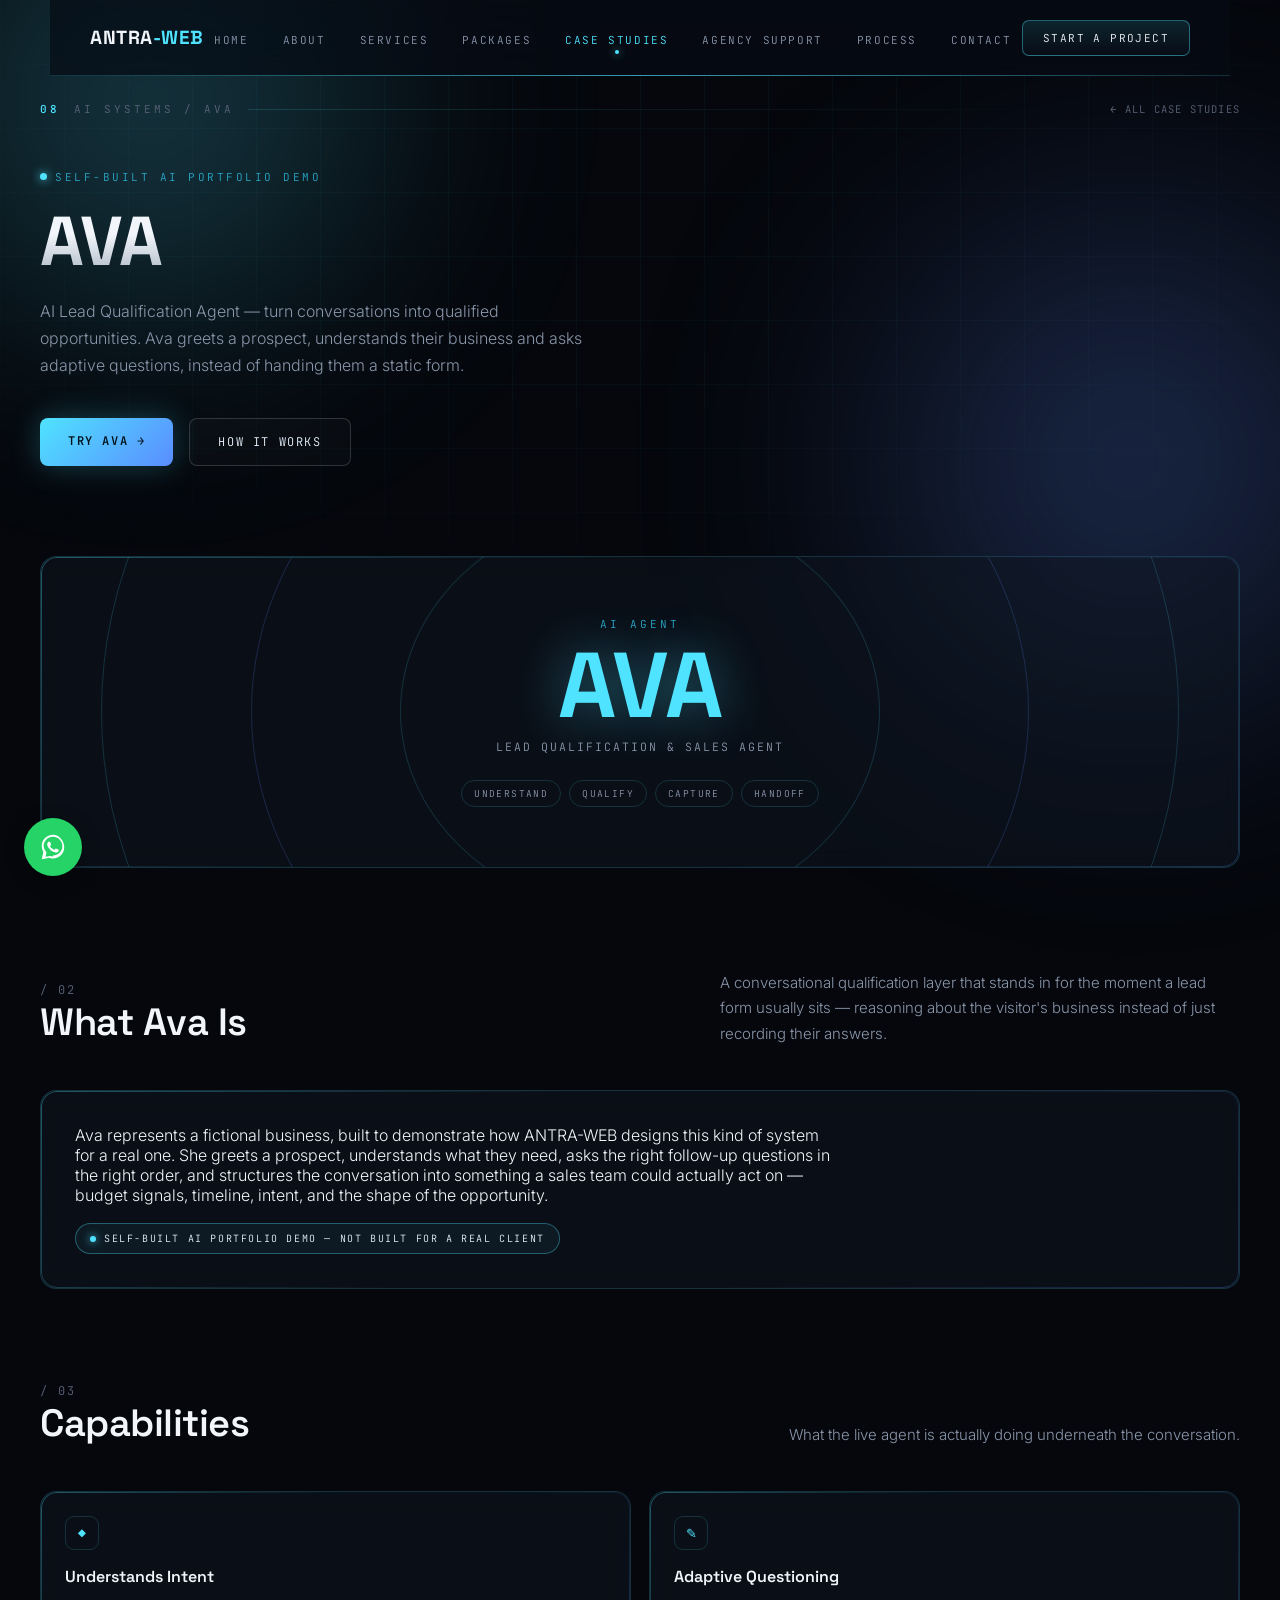
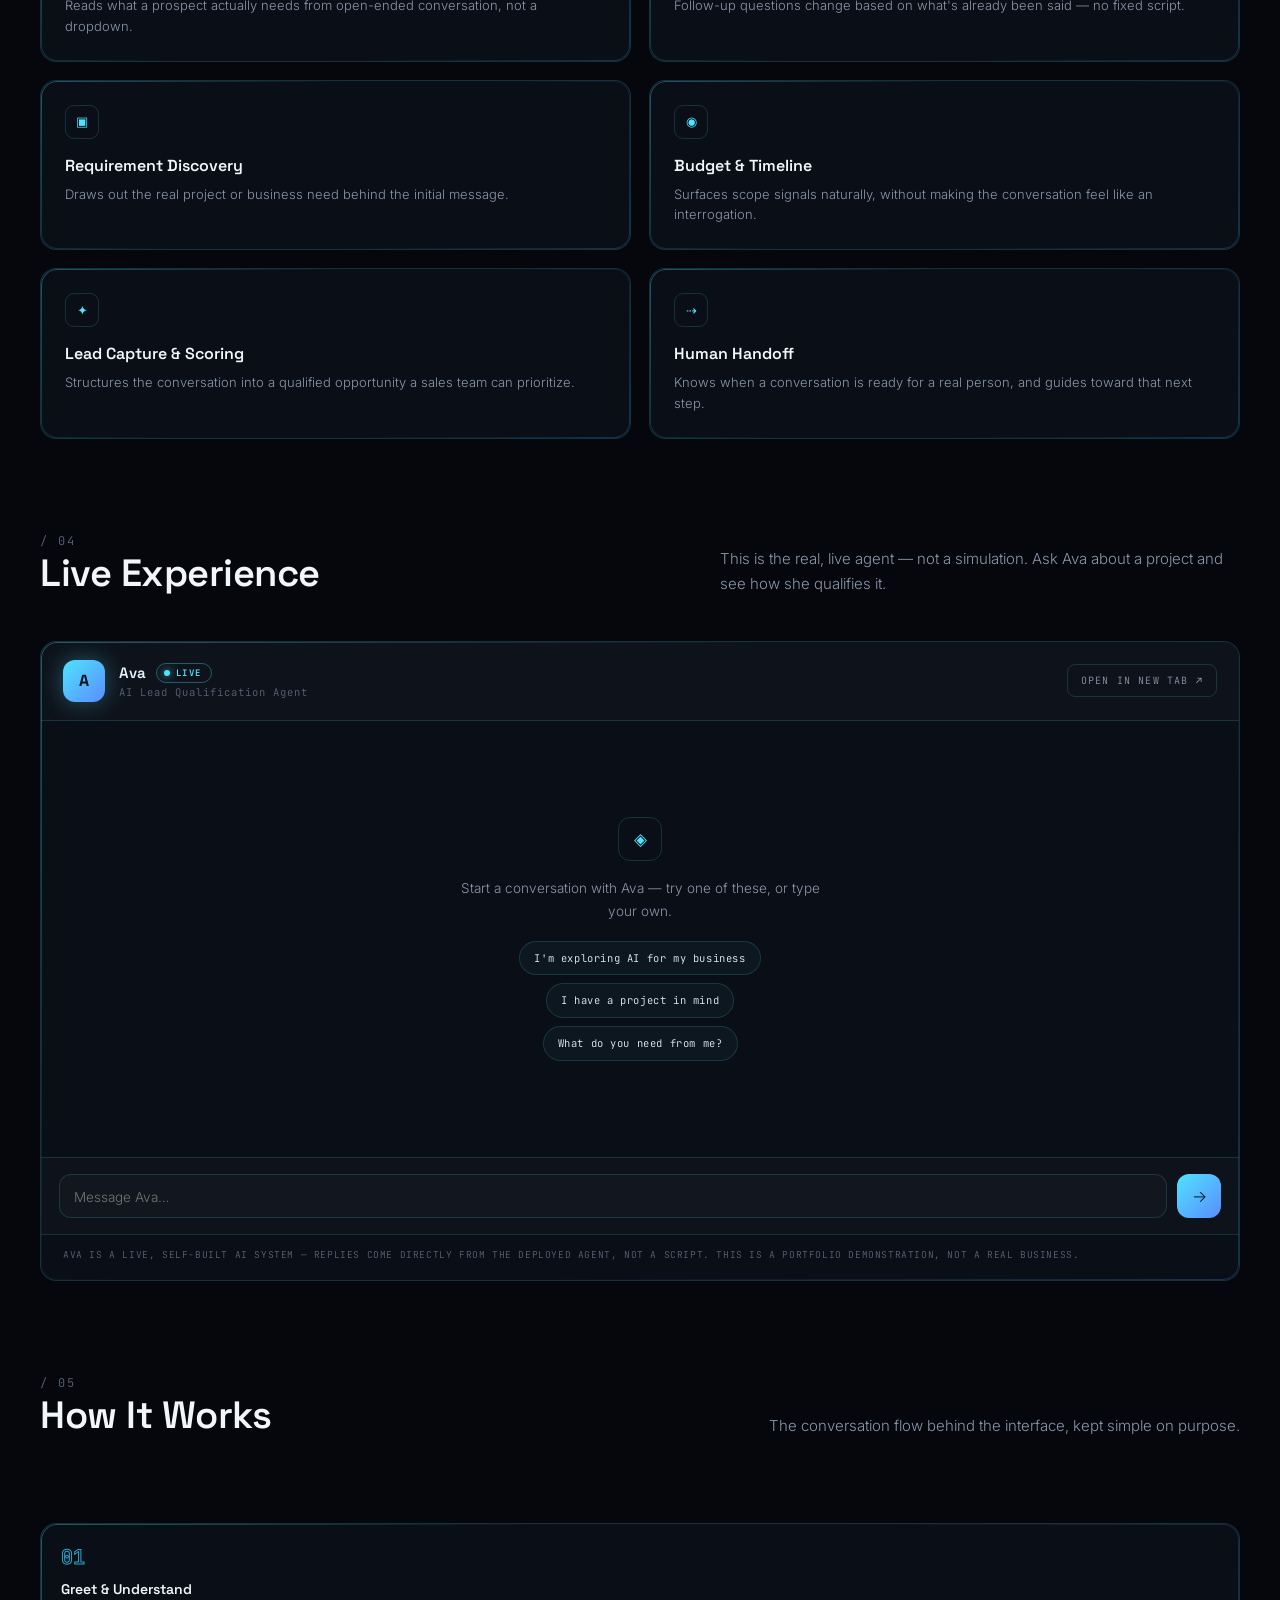
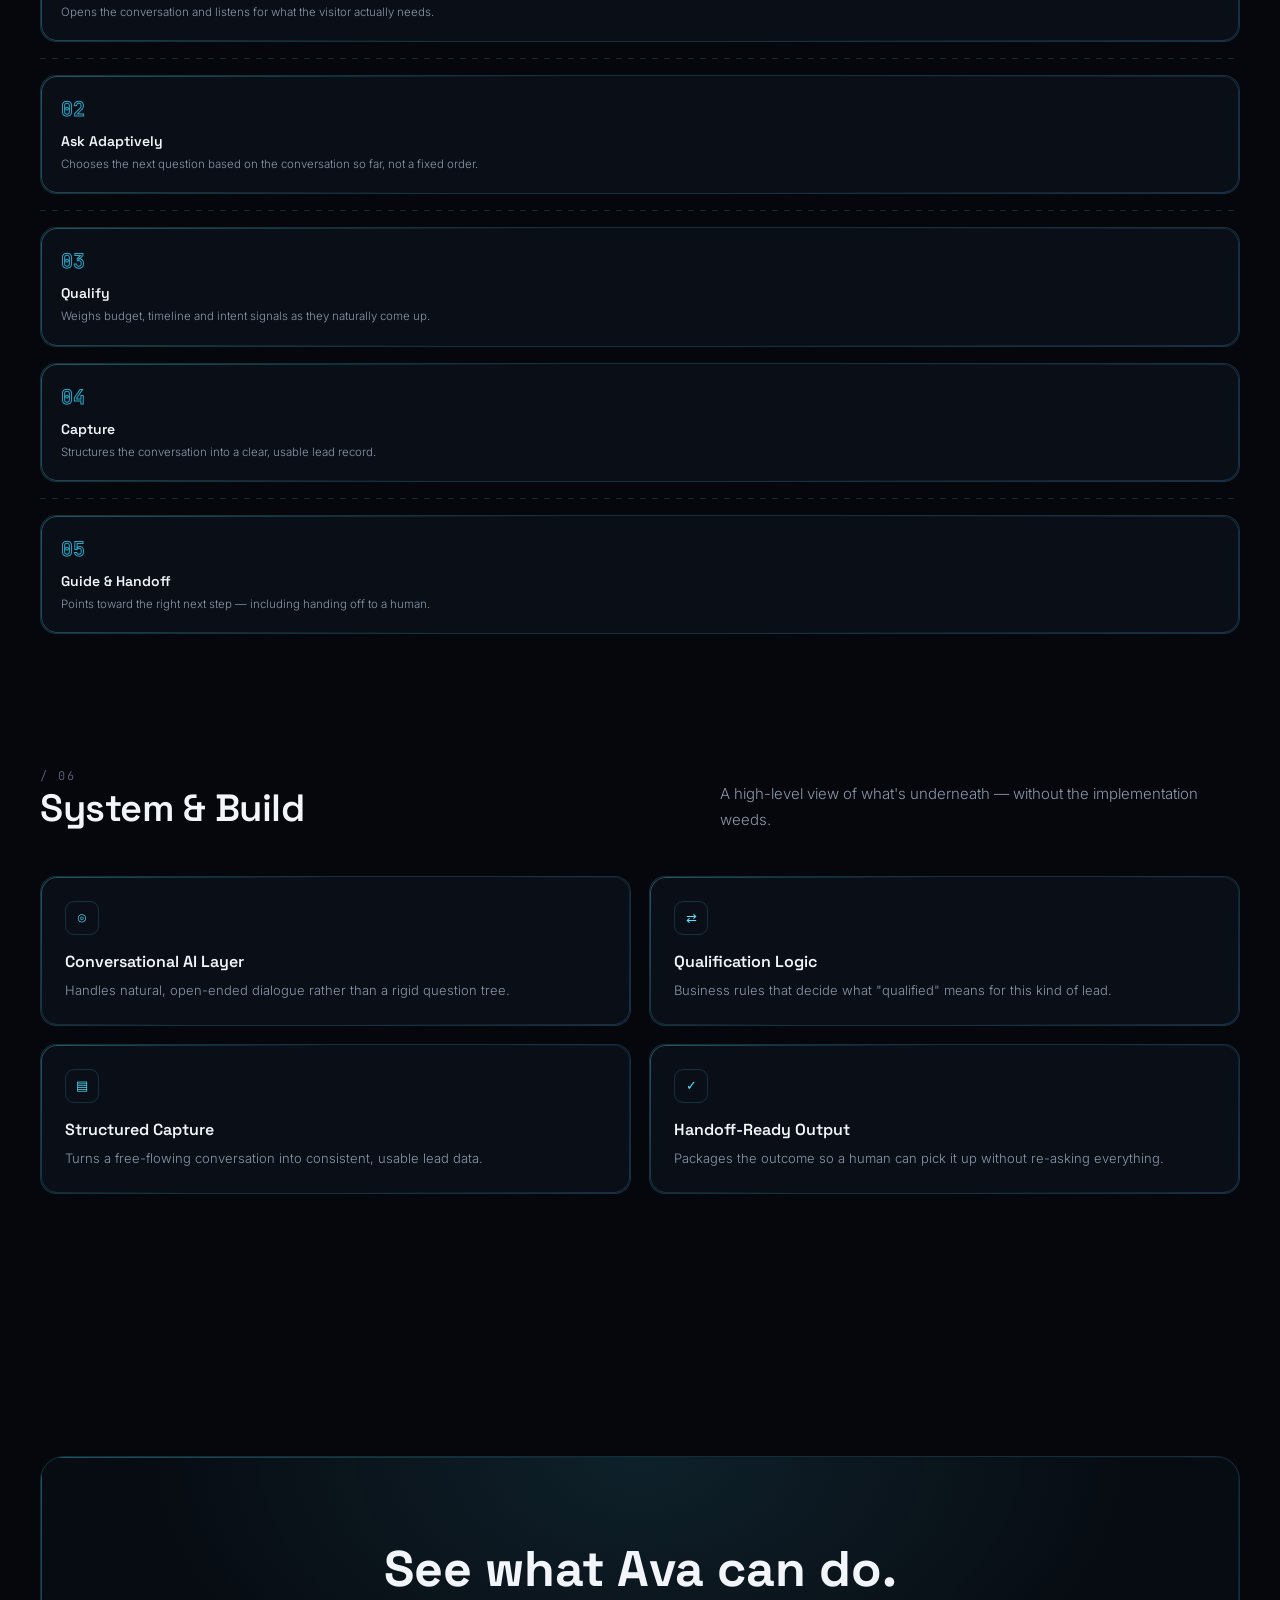
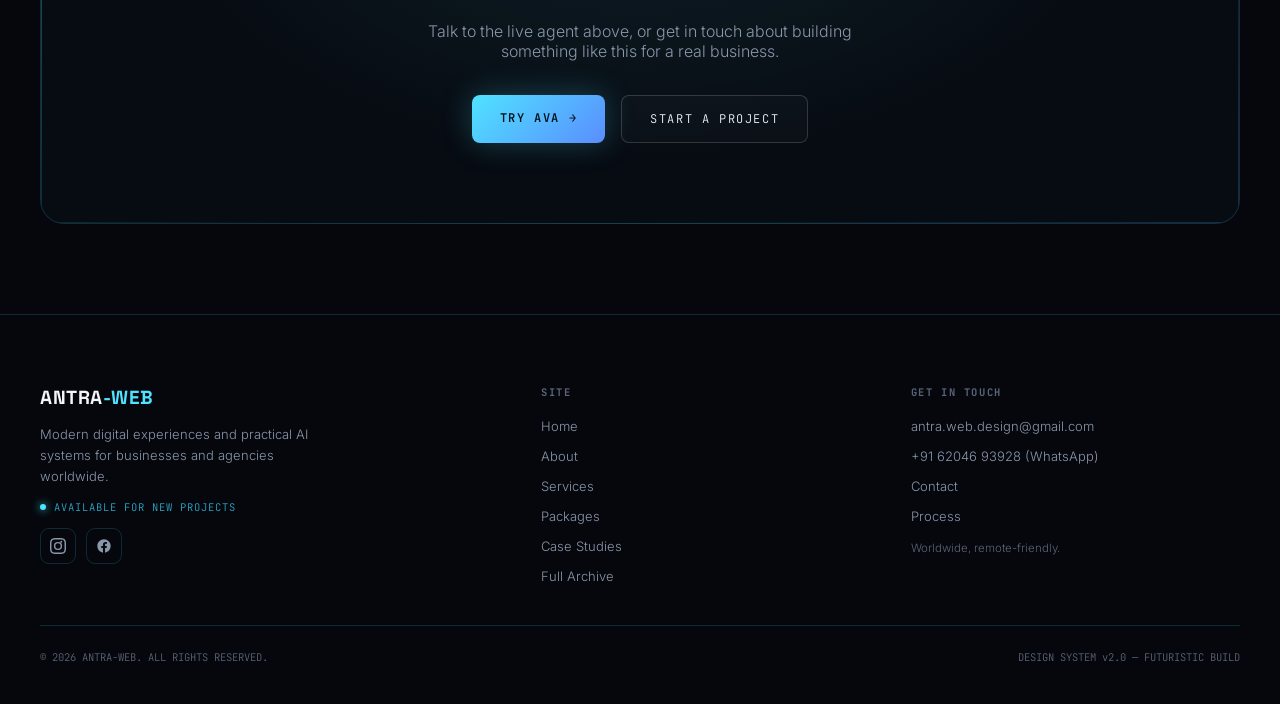
<file: ava.html>
<!DOCTYPE html>
<html lang="en">
<head>
<meta charset="UTF-8">
<title>AVA — AI Lead Qualification Agent | ANTRA-WEB</title>
<meta name="viewport" content="width=device-width, initial-scale=1.0">
<meta name="description" content="Meet Ava — a self-built AI lead qualification agent by ANTRA-WEB. Talk to the live system that understands prospects, asks adaptive questions and qualifies opportunities in real conversation.">
<link rel="canonical" href="https://antra-web.github.io/Antra-Web/ava.html">
<meta property="og:type" content="website">
<meta property="og:title" content="AVA — AI Lead Qualification Agent | ANTRA-WEB">
<meta property="og:description" content="A self-built AI lead qualification agent — talk to the live system directly. Built by ANTRA-WEB as a portfolio demonstration.">
<meta property="og:url" content="https://antra-web.github.io/Antra-Web/ava.html">
<meta property="og:image" content="https://antra-web.github.io/Antra-Web/assets/hero-poster.jpg">
<meta name="twitter:card" content="summary_large_image">
<meta name="twitter:title" content="AVA — AI Lead Qualification Agent | ANTRA-WEB">
<meta name="twitter:description" content="A self-built AI lead qualification agent — talk to the live system directly. Built by ANTRA-WEB as a portfolio demonstration.">
<link rel="preconnect" href="https://fonts.googleapis.com">
<link href="https://fonts.googleapis.com/css2?family=Space+Grotesk:wght@400;500;600;700&family=Inter:wght@300;400;500;600&family=JetBrains+Mono:wght@400;500&display=swap" rel="stylesheet">
<link rel="stylesheet" href="css/animations.css"><link rel="stylesheet" href="css/responsive-repair.css"><link rel="stylesheet" href="css/agent.css"><script src="js/responsive-repair.js" defer></script>
<style>


  :root{
    --bg-void:#05070c;
    --bg-deep:#0a0f1a;
    --bg-panel:#0d1420;
    --navy:#0b1626;
    --charcoal:#10141c;
    --cyan:#4fe3ff;
    --cyan-dim:#2aa8c9;
    --blue:#5a8dff;
    --blue-white:#e8f4ff;
    --white:#f2f6fa;
    --gray:#8a97ab;
    --gray-dim:#5a6478;
    --line: rgba(79,227,255,0.16);
    --glass: rgba(16,22,34,0.55);
    --glass-hi: rgba(30,42,60,0.55);
    --font-display: 'Space Grotesk', sans-serif;
    --font-body: 'Inter', sans-serif;
    --font-mono: 'JetBrains Mono', monospace;
  }
  *{margin:0;padding:0;box-sizing:border-box;}
  html{scroll-behavior:smooth;}
  body{
    background:var(--bg-void);
    color:var(--white);
    font-family:var(--font-body);
    font-weight:300;
    -webkit-font-smoothing:antialiased;
    overflow-x:hidden;
  }
  a{color:inherit;text-decoration:none;}
  img{display:block;max-width:100%;}

  /* ===== BACKDROP ===== */
  .grid-field{
    position:fixed;inset:0;z-index:0;pointer-events:none;
    background-image:
      linear-gradient(rgba(79,227,255,0.035) 1px, transparent 1px),
      linear-gradient(90deg, rgba(79,227,255,0.035) 1px, transparent 1px);
    background-size:64px 64px;
    mask-image:radial-gradient(ellipse 80% 60% at 50% 20%, black 40%, transparent 90%);
  }
  .glow-orb{
    position:fixed;border-radius:50%;filter:blur(120px);pointer-events:none;z-index:0;opacity:0.35;
  }
  .glow-a{width:600px;height:600px;background:radial-gradient(circle,var(--cyan),transparent 70%);top:-200px;left:-150px;}
  .glow-b{width:700px;height:700px;background:radial-gradient(circle,var(--blue),transparent 70%);bottom:10%;right:-200px;}

  /* ===== NAV ===== */
  .navbar{
    position:sticky;top:0;z-index:100;
    display:flex;align-items:center;justify-content:space-between;
    padding:16px 40px;
    background:rgba(8,12,20,0.72);
    backdrop-filter:blur(18px) saturate(140%);
    border-bottom:1px solid var(--line);
  }
  .navbar::after{
    content:'';position:absolute;left:0;right:0;bottom:-1px;height:1px;
    background:linear-gradient(90deg,transparent, var(--cyan), transparent);
    opacity:0.6;
  }
  .logo{font-family:var(--font-display);font-weight:700;font-size:19px;letter-spacing:0.5px;}
  .logo span{color:var(--cyan);}
  .nav-links{display:flex;gap:6px;list-style:none;}
  .nav-links li a{
    position:relative;font-family:var(--font-mono);font-size:11px;letter-spacing:1.6px;
    color:var(--gray);padding:9px 14px;border-radius:6px;transition:all .25s;
  }
  .nav-links li a:hover{color:var(--blue-white);background:rgba(79,227,255,0.06);}
  .nav-links li a.active{color:var(--cyan);}
  .nav-links li a.active::before{
    content:'';position:absolute;left:50%;bottom:2px;transform:translateX(-50%);
    width:4px;height:4px;border-radius:50%;background:var(--cyan);
    box-shadow:0 0 8px var(--cyan);
  }
  .nav-cta{
    font-family:var(--font-mono);font-size:11px;letter-spacing:1.4px;
    padding:10px 20px;border-radius:7px;
    border:1px solid rgba(79,227,255,0.4);
    background:linear-gradient(180deg, rgba(79,227,255,0.12), rgba(79,227,255,0.02));
    box-shadow:0 0 0 rgba(79,227,255,0);
    transition:box-shadow .3s, border-color .3s;
    white-space:nowrap;
  }
  .nav-cta:hover{border-color:var(--cyan);box-shadow:0 0 24px rgba(79,227,255,0.35);}

  /* ===== PAGE FRAME (each of the 8 pages) ===== */
  .page-block{position:relative;z-index:1;border-bottom:1px solid var(--line);}
  .page-tag{
    display:flex;align-items:center;gap:14px;
    padding:26px 40px 0;
    font-family:var(--font-mono);font-size:11px;letter-spacing:3px;color:var(--gray-dim);
  }
  .page-tag .num{color:var(--cyan);font-weight:500;}
  .page-tag .rule{flex:1;height:1px;background:linear-gradient(90deg,var(--line),transparent);}

  section.hero{
    position:relative;
    padding:48px 40px 90px;
    max-width:1400px;margin:0 auto;
  }
  .eyebrow{
    display:inline-flex;align-items:center;gap:8px;
    font-family:var(--font-mono);font-size:11px;letter-spacing:2.5px;color:var(--cyan-dim);
    margin-bottom:22px;
  }
  .eyebrow::before{content:'';width:7px;height:7px;border-radius:50%;background:var(--cyan);box-shadow:0 0 10px var(--cyan);}
  h1.h-title{
    font-family:var(--font-display);font-weight:700;
    font-size:clamp(38px,5.4vw,74px);line-height:1.02;letter-spacing:-1px;
    max-width:920px;
    background:linear-gradient(180deg,var(--white) 40%, var(--gray) 130%);
    -webkit-background-clip:text;background-clip:text;color:transparent;
  }
  .h-sub{
    margin-top:22px;max-width:560px;font-size:16px;line-height:1.7;color:var(--gray);font-weight:300;
  }
  .btn-row{display:flex;gap:16px;margin-top:38px;flex-wrap:wrap;}
  .btn{
    font-family:var(--font-mono);font-size:12px;letter-spacing:1.6px;
    padding:15px 28px;border-radius:8px;cursor:pointer;
    transition:all .28s;
  }
  .btn-primary{
    background:linear-gradient(135deg,var(--cyan),var(--blue));
    color:#03131c;font-weight:600;box-shadow:0 0 30px rgba(79,227,255,0.25);
  }
  .btn-primary:hover{box-shadow:0 0 46px rgba(79,227,255,0.5);transform:translateY(-1px);}
  .btn-ghost{
    border:1px solid rgba(255,255,255,0.16);color:var(--blue-white);
    background:rgba(255,255,255,0.02);
  }
  .btn-ghost:hover{border-color:var(--cyan);background:rgba(79,227,255,0.05);}

  h2.section-title{
    font-family:var(--font-display);font-weight:600;font-size:clamp(26px,3vw,38px);
    letter-spacing:-0.5px;
  }
  .section-lede{color:var(--gray);max-width:520px;margin-top:12px;font-size:15px;line-height:1.7;}
  .section-head{display:flex;justify-content:space-between;align-items:flex-end;gap:30px;flex-wrap:wrap;padding:0 40px;max-width:1400px;margin:0 auto 44px;}
  .section-head .idx{font-family:var(--font-mono);font-size:12px;color:var(--gray-dim);letter-spacing:2px;}
  .content-block{padding:90px 40px;max-width:1400px;margin:0 auto;}
  .content-block.tight{padding-top:0;}

  /* glass panel base */
  .glass{
    background:var(--glass);
    border:1px solid var(--line);
    border-radius:16px;
    backdrop-filter:blur(10px);
    position:relative;
  }
  .glass::before{
    content:'';position:absolute;inset:0;border-radius:16px;padding:1px;
    background:linear-gradient(135deg, rgba(79,227,255,0.35), transparent 40%, transparent 60%, rgba(90,141,255,0.25));
    -webkit-mask:linear-gradient(#fff 0 0) content-box, linear-gradient(#fff 0 0);
    -webkit-mask-composite:xor;mask-composite:exclude;
    pointer-events:none;
  }

  /* ===================== HOME HERO ===================== */
  .home-hero-wrap{
    position:relative;border-radius:22px;overflow:hidden;
    margin-top:34px;
    border:1px solid var(--line);
    background:#04070c;
  }
  .laptop-stage{
    position:relative;width:100%;aspect-ratio:16/10;overflow:hidden;
  }
  .laptop-stage img{
    position:absolute;inset:0;width:100%;height:100%;object-fit:cover;
    filter:brightness(0.72) contrast(1.08) saturate(0.9);
  }
  .stage-vignette{
    position:absolute;inset:0;
    background:radial-gradient(ellipse 70% 60% at 50% 55%, transparent 30%, rgba(4,7,12,0.85) 100%),
               linear-gradient(180deg, rgba(4,7,12,0.5), transparent 30%, transparent 60%, rgba(4,7,12,0.75));
  }
  .hud-overlay{position:absolute;inset:0;opacity:0;transition:opacity 1s ease;pointer-events:none;}
  .laptop-stage.on .hud-overlay{opacity:1;}
  .hud-overlay svg{position:absolute;inset:0;width:100%;height:100%;}
  .hud-line{stroke:var(--cyan);stroke-width:1;opacity:0;stroke-dasharray:4 4;}
  .laptop-stage.on .hud-line{opacity:0.55;animation:dash 3s linear infinite;}
  @keyframes dash{to{stroke-dashoffset:-40;}}

  .hologram-core{
    position:absolute;left:50%;top:46%;transform:translate(-50%,-50%) scale(0.85);
    text-align:center;opacity:0;transition:opacity .8s ease, transform .8s ease;
  }
  .laptop-stage.on .hologram-core{opacity:1;transform:translate(-50%,-50%) scale(1);}
  .hologram-core .ring{
    width:220px;height:220px;border-radius:50%;margin:0 auto;
    border:1px solid rgba(79,227,255,0.5);
    box-shadow:0 0 60px rgba(79,227,255,0.35), inset 0 0 40px rgba(79,227,255,0.15);
    display:flex;align-items:center;justify-content:center;
    animation:pulse-ring 3.4s ease-in-out infinite;
  }
  @keyframes pulse-ring{0%,100%{box-shadow:0 0 40px rgba(79,227,255,0.25), inset 0 0 30px rgba(79,227,255,0.1);}50%{box-shadow:0 0 80px rgba(79,227,255,0.5), inset 0 0 50px rgba(79,227,255,0.22);}}
  .hologram-core .label{
    font-family:var(--font-display);font-weight:600;font-size:14px;letter-spacing:1px;color:var(--blue-white);
    line-height:1.35;
  }
  .hud-module{
    position:absolute;padding:9px 13px;border-radius:9px;
    background:rgba(9,16,26,0.55);border:1px solid rgba(79,227,255,0.35);
    font-family:var(--font-mono);font-size:10px;letter-spacing:1px;color:var(--blue-white);
    backdrop-filter:blur(6px);opacity:0;transform:translateY(8px);
    transition:opacity .6s ease, transform .6s ease;
    box-shadow:0 0 18px rgba(79,227,255,0.12);
  }
  .laptop-stage.on .hud-module{opacity:1;transform:translateY(0);}
  .m1{top:10%;left:6%;transition-delay:.15s;}
  .m2{top:6%;left:38%;transition-delay:.3s;}
  .m3{top:10%;right:5%;transition-delay:.45s;}
  .m4{top:34%;left:2%;transition-delay:.6s;}
  .m5{top:34%;right:2%;transition-delay:.75s;}
  .m6{bottom:8%;left:4%;transition-delay:.9s;}
  .m7{bottom:12%;left:37%;transition-delay:1.05s;}
  .m8{bottom:8%;right:4%;transition-delay:1.2s;}

  .stage-toggle{
    position:absolute;bottom:20px;left:50%;transform:translateX(-50%);
    display:flex;gap:2px;background:rgba(6,10,16,0.7);border:1px solid var(--line);
    border-radius:30px;padding:4px;backdrop-filter:blur(10px);z-index:5;
  }
  .stage-toggle button{
    font-family:var(--font-mono);font-size:10px;letter-spacing:1.4px;padding:8px 16px;
    border-radius:24px;color:var(--gray);cursor:pointer;background:transparent;border:none;transition:all .3s;
  }
  .stage-toggle button.active{background:linear-gradient(135deg,var(--cyan),var(--blue));color:#03131c;font-weight:600;}

  .hero-copy-panel{
    position:absolute;left:5%;bottom:14%;max-width:420px;z-index:4;
  }
  .caption-tag{font-family:var(--font-mono);font-size:10px;letter-spacing:2px;color:var(--cyan);margin-bottom:6px;}
  .caption-txt{font-size:12px;color:var(--gray);line-height:1.6;}

  /* motion reference strip */
  .motion-strip{
    display:flex;align-items:center;gap:8px;flex-wrap:wrap;
    margin-top:26px;padding:16px 20px;border-radius:12px;
    font-family:var(--font-mono);font-size:10.5px;letter-spacing:1px;color:var(--gray);
  }
  .motion-strip .step{color:var(--blue-white);padding:6px 10px;border:1px solid var(--line);border-radius:6px;}
  .motion-strip .arrow{color:var(--cyan-dim);}

  /* ===== capability / feature grids ===== */
  .capability-row{display:grid;grid-template-columns:1.1fr 1.4fr;gap:26px;}
  @media(max-width:900px){.capability-row{grid-template-columns:1fr;}}
  .cap-lead{padding:34px;}
  .cap-lead .big-num{font-family:var(--font-display);font-size:60px;font-weight:700;color:transparent;-webkit-text-stroke:1px var(--cyan-dim);line-height:1;}
  .cap-mini-grid{display:grid;grid-template-columns:1fr 1fr;gap:18px;}
  .cap-card{padding:24px;transition:transform .3s, border-color .3s;}
  .cap-card:hover{transform:translateY(-4px);border-color:rgba(79,227,255,0.45);}
  .cap-card .ic{width:34px;height:34px;border-radius:9px;border:1px solid var(--line);display:flex;align-items:center;justify-content:center;margin-bottom:16px;color:var(--cyan);font-family:var(--font-mono);font-size:13px;}
  .cap-card h3{font-family:var(--font-display);font-size:16px;font-weight:600;margin-bottom:8px;}
  .cap-card p{font-size:13px;color:var(--gray);line-height:1.6;}

  /* featured projects - varied composition */
  .proj-showcase{display:grid;grid-template-columns:1.3fr 1fr;gap:20px;}
  .proj-main{position:relative;border-radius:18px;overflow:hidden;min-height:420px;padding:30px;display:flex;flex-direction:column;justify-content:flex-end;background:linear-gradient(160deg,#0d1826,#060a10);}
  .proj-side{display:flex;flex-direction:column;gap:20px;}
  .proj-mini{border-radius:16px;padding:22px;flex:1;background:linear-gradient(160deg,#0c1420,#070a10);}
  @media(max-width:900px){.proj-showcase{grid-template-columns:1fr;}}
  .browser-chrome{display:flex;gap:5px;margin-bottom:14px;}
  .browser-chrome span{width:8px;height:8px;border-radius:50%;background:rgba(255,255,255,0.15);}
  .tag-pill{display:inline-block;font-family:var(--font-mono);font-size:9.5px;letter-spacing:1.4px;color:var(--cyan);border:1px solid rgba(79,227,255,0.35);padding:4px 10px;border-radius:20px;margin-bottom:14px;}

  /* why us split */
  .why-split{display:grid;grid-template-columns:1fr 1fr;gap:60px;align-items:center;}
  @media(max-width:900px){.why-split{grid-template-columns:1fr;}}
  .why-list{display:flex;flex-direction:column;}
  .why-item{padding:22px 0;border-top:1px solid var(--line);display:flex;gap:20px;}
  .why-item:last-child{border-bottom:1px solid var(--line);}
  .why-item .n{font-family:var(--font-mono);color:var(--cyan-dim);font-size:12px;padding-top:2px;}
  .why-item h4{font-family:var(--font-display);font-size:16px;font-weight:600;margin-bottom:6px;}
  .why-item p{font-size:13px;color:var(--gray);line-height:1.6;max-width:400px;}
  .why-visual{position:relative;aspect-ratio:1;border-radius:20px;overflow:hidden;}
  .orbit-vis{position:absolute;inset:0;display:flex;align-items:center;justify-content:center;}
  .orbit-ring{position:absolute;border:1px solid rgba(79,227,255,0.18);border-radius:50%;}
  .orbit-ring.r1{width:90%;height:90%;}
  .orbit-ring.r2{width:65%;height:65%;border-color:rgba(90,141,255,0.2);}
  .orbit-ring.r3{width:40%;height:40%;}
  .orbit-core{width:80px;height:80px;border-radius:50%;background:radial-gradient(circle,rgba(79,227,255,0.35),transparent 70%);border:1px solid var(--cyan);box-shadow:0 0 50px rgba(79,227,255,0.4);}

  /* final CTA */
  .final-cta{
    padding:80px 50px;border-radius:24px;text-align:center;position:relative;overflow:hidden;
    background:radial-gradient(ellipse at 50% 0%, rgba(79,227,255,0.1), transparent 60%), #070b12;
  }
  .final-cta h2{font-family:var(--font-display);font-size:clamp(30px,4vw,50px);font-weight:700;max-width:700px;margin:0 auto 20px;}
  .final-cta p{color:var(--gray);max-width:460px;margin:0 auto 34px;}

  /* ===================== ABOUT PAGE ===================== */
  .story-flow{display:flex;justify-content:space-between;position:relative;padding:60px 10px 20px;}
  .story-flow::before{
    content:'';position:absolute;left:5%;right:5%;top:50%;height:1px;
    background:repeating-linear-gradient(90deg,var(--line) 0 8px, transparent 8px 16px);
  }
  .story-node{position:relative;z-index:2;text-align:center;flex:1;}
  .story-node .dot{
    width:14px;height:14px;border-radius:50%;background:var(--bg-void);
    border:2px solid var(--cyan);margin:0 auto 14px;
    box-shadow:0 0 16px rgba(79,227,255,0.5);
  }
  .story-node .label{font-family:var(--font-mono);font-size:10.5px;letter-spacing:1.6px;color:var(--blue-white);}
  @media(max-width:900px){.story-flow{flex-wrap:wrap;gap:30px 0;}.story-flow::before{display:none;}.story-node{flex:0 0 33%;}}

  .panel-mosaic{display:grid;grid-template-columns:repeat(5,1fr);gap:16px;}
  @media(max-width:900px){.panel-mosaic{grid-template-columns:1fr 1fr;}}
  .panel-mosaic .p{padding:22px 18px;}
  .panel-mosaic .p h4{font-family:var(--font-display);font-size:14px;font-weight:600;margin-bottom:10px;color:var(--cyan);}
  .panel-mosaic .p p{font-size:12.5px;color:var(--gray);line-height:1.6;}

  /* ===================== SERVICES PAGE — orbit ecosystem ===================== */
  .service-orbit{position:relative;min-height:760px;display:flex;align-items:center;justify-content:center;}
  .service-orbit .hub{
    width:150px;height:150px;border-radius:50%;display:flex;align-items:center;justify-content:center;
    text-align:center;font-family:var(--font-display);font-weight:600;font-size:13px;
    border:1px solid var(--cyan);background:radial-gradient(circle,rgba(79,227,255,0.14),transparent 70%);
    box-shadow:0 0 60px rgba(79,227,255,0.3);z-index:3;
  }
  .service-node{
    position:absolute;width:190px;padding:16px;z-index:2;
  }
  .service-node .idx{font-family:var(--font-mono);font-size:10px;color:var(--cyan-dim);}
  .service-node h4{font-family:var(--font-display);font-size:14px;font-weight:600;margin:6px 0 6px;}
  .service-node p{font-size:11.5px;color:var(--gray);line-height:1.5;}
  .orbit-svg{position:absolute;inset:0;width:100%;height:100%;z-index:1;}
  .orbit-svg line{stroke:rgba(79,227,255,0.25);stroke-width:1;stroke-dasharray:3 5;}
  .services-fallback-grid{display:none;grid-template-columns:repeat(3,1fr);gap:18px;}
  @media(max-width:1000px){.service-orbit{display:none;}.services-fallback-grid{display:grid;}}
  @media(max-width:640px){.services-fallback-grid{grid-template-columns:1fr;}}
  .services-fallback-grid .p{padding:22px;}

  /* ===================== PACKAGES PAGE ===================== */
  .pricing-grid{display:grid;grid-template-columns:repeat(4,1fr);gap:18px;}
  @media(max-width:1100px){.pricing-grid{grid-template-columns:1fr 1fr;}}
  @media(max-width:640px){.pricing-grid{grid-template-columns:1fr;}}
  .price-card{padding:30px 24px;display:flex;flex-direction:column;position:relative;}
  .price-card.featured{
    border-color:rgba(79,227,255,0.6);
    background:linear-gradient(160deg, rgba(79,227,255,0.09), rgba(16,22,34,0.6));
    box-shadow:0 0 60px rgba(79,227,255,0.22);
    transform:translateY(-10px);
  }
  .badge-pop{position:absolute;top:-13px;left:50%;transform:translateX(-50%);
    font-family:var(--font-mono);font-size:9.5px;letter-spacing:1.6px;color:#03131c;
    background:linear-gradient(135deg,var(--cyan),var(--blue));padding:6px 14px;border-radius:20px;font-weight:600;}
  .price-card .p-name{font-family:var(--font-display);font-size:19px;font-weight:600;}
  .price-card .p-target{font-size:11.5px;color:var(--gray-dim);margin:6px 0 20px;}
  .price-card .p-price{font-family:var(--font-display);font-size:38px;font-weight:700;color:var(--blue-white);}
  .price-card .p-price span{font-size:12px;color:var(--gray);font-family:var(--font-mono);}
  .p-features{list-style:none;margin:22px 0 26px;flex:1;}
  .p-features li{font-size:12.5px;color:var(--gray);padding:8px 0;border-top:1px solid rgba(255,255,255,0.06);display:flex;gap:8px;}
  .p-features li::before{content:'—';color:var(--cyan-dim);}
  .p-cta{text-align:center;font-family:var(--font-mono);font-size:11px;letter-spacing:1.4px;padding:12px;border-radius:8px;border:1px solid var(--line);}
  .price-card.featured .p-cta{background:linear-gradient(135deg,var(--cyan),var(--blue));color:#03131c;font-weight:600;border:none;}

  .compare-table{width:100%;border-collapse:collapse;margin-top:20px;font-size:12.5px;}
  .compare-table th,.compare-table td{padding:14px 16px;text-align:left;border-bottom:1px solid var(--line);}
  .compare-table th{font-family:var(--font-mono);font-size:10.5px;letter-spacing:1.2px;color:var(--gray-dim);}
  .compare-table td{color:var(--gray);}
  .compare-table td.yes{color:var(--cyan);}

  /* ===================== PORTFOLIO PAGE ===================== */
  .filter-row{display:flex;gap:10px;flex-wrap:wrap;margin-bottom:34px;}
  .filter-pill{font-family:var(--font-mono);font-size:10.5px;letter-spacing:1.4px;padding:9px 16px;border-radius:22px;border:1px solid var(--line);color:var(--gray);}
  .filter-pill.active{color:#03131c;background:linear-gradient(135deg,var(--cyan),var(--blue));border:none;font-weight:600;}
  .portfolio-grid{display:grid;grid-template-columns:repeat(3,1fr);gap:22px;}
  @media(max-width:1000px){.portfolio-grid{grid-template-columns:1fr 1fr;}}
  @media(max-width:640px){.portfolio-grid{grid-template-columns:1fr;}}
  .port-card{border-radius:16px;overflow:hidden;transition:transform .35s;}
  .port-card:hover{transform:translateY(-6px) scale(1.01);}
  .port-frame{aspect-ratio:4/3;background:linear-gradient(150deg,#0e1826,#060a10);position:relative;overflow:hidden;display:flex;align-items:center;justify-content:center;}
  .port-frame .win-chrome{position:absolute;top:0;left:0;right:0;height:26px;background:rgba(255,255,255,0.03);display:flex;align-items:center;gap:5px;padding:0 10px;border-bottom:1px solid var(--line);}
  .port-frame .win-chrome span{width:6px;height:6px;border-radius:50%;background:rgba(255,255,255,0.15);}
  .port-frame .mock{width:70%;height:60%;border:1px solid rgba(79,227,255,0.3);border-radius:8px;background:rgba(79,227,255,0.04);}
  .port-body{padding:18px 4px;}
  .port-body .cat{font-family:var(--font-mono);font-size:9.5px;color:var(--cyan-dim);letter-spacing:1.4px;}
  .port-body h4{font-family:var(--font-display);font-size:15px;font-weight:600;margin:6px 0;}
  .port-body p{font-size:12px;color:var(--gray);margin-bottom:12px;}
  .port-link{font-family:var(--font-mono);font-size:10.5px;letter-spacing:1.4px;color:var(--cyan);}
  .portfolio-note{font-family:var(--font-mono);font-size:10.5px;letter-spacing:1px;color:var(--gray-dim);margin:-16px 0 26px;}
  /* Homepage preview: a static local screenshot (assets/*.png)
     generated out-of-band by the GitHub Actions + Playwright workflow (see
     scripts/capture-screenshots.mjs). The card just renders a normal <img> —
     no iframe, no live request to the project's site, no loading state. */
  .port-preview{position:absolute;inset:26px 0 0;overflow:hidden;z-index:1;background:linear-gradient(150deg,#0e1826,#060a10);}
  .port-preview img.port-thumb{width:100%;height:100%;object-fit:cover;object-position:top center;display:block;}
  .port-frame .win-chrome{z-index:2;}
  .port-frame::after{content:'';position:absolute;inset:26px 0 0;background:linear-gradient(180deg,rgba(5,7,12,.02),rgba(5,7,12,.18));pointer-events:none;z-index:2;}
  .port-card[hidden]{display:none;}
  .filter-pill{cursor:pointer;}
  .portfolio-extra{display:grid;grid-template-columns:1.2fr 1fr;gap:22px;margin-top:72px;}
  .portfolio-extra .extra-panel{padding:30px;}
  .portfolio-extra h2{font-family:var(--font-display);font-size:24px;margin-bottom:12px;}
  .portfolio-extra p{font-size:13px;color:var(--gray);line-height:1.7;}
  .portfolio-stats{display:grid;grid-template-columns:repeat(3,1fr);gap:12px;margin-top:22px;}
  .portfolio-stat{padding:18px;border:1px solid var(--line);border-radius:10px;background:rgba(79,227,255,.03);}
  .portfolio-stat strong{display:block;font:700 25px var(--font-display);color:var(--cyan);}
  .portfolio-stat span{font:10px var(--font-mono);letter-spacing:1px;color:var(--gray-dim);}
  .portfolio-cta{margin-top:22px;padding:28px;border:1px solid var(--line);border-radius:16px;background:radial-gradient(ellipse at 0 0,rgba(79,227,255,.1),transparent 65%);}
  .portfolio-cta h3{font:600 20px var(--font-display);margin-bottom:8px;}
  @media(max-width:760px){.portfolio-extra{grid-template-columns:1fr;}.portfolio-stats{grid-template-columns:1fr 1fr;}}

  /* ===================== PROCESS PAGE — architecture diagram ===================== */
  .arch-diagram{position:relative;padding:40px 0;}
  .arch-row{display:flex;gap:16px;justify-content:space-between;flex-wrap:wrap;}
  .arch-node{flex:1;min-width:180px;padding:20px;position:relative;}
  .arch-node .n-idx{font-family:var(--font-mono);font-size:20px;font-weight:600;color:transparent;-webkit-text-stroke:1px var(--cyan-dim);}
  .arch-node h4{font-family:var(--font-display);font-size:14px;font-weight:600;margin:10px 0 6px;}
  .arch-node p{font-size:11.5px;color:var(--gray);line-height:1.5;}
  .arch-connector{height:1px;flex-basis:100%;background:repeating-linear-gradient(90deg,var(--line) 0 6px,transparent 6px 12px);margin:0;align-self:center;display:none;}
  @media(min-width:1000px){.arch-connector{display:block;}}

  /* ===================== FAQ PAGE ===================== */
  .accordion-list{display:flex;flex-direction:column;gap:14px;}
  .acc-item{padding:0;overflow:hidden;}
  .acc-head{padding:22px 26px;display:flex;justify-content:space-between;align-items:center;cursor:pointer;}
  .acc-head h4{font-family:var(--font-display);font-size:15.5px;font-weight:500;}
  .acc-icon{width:26px;height:26px;border-radius:50%;border:1px solid var(--line);display:flex;align-items:center;justify-content:center;font-size:13px;color:var(--cyan);flex-shrink:0;margin-left:20px;transition:transform .3s;}
  .acc-item.open .acc-icon{transform:rotate(45deg);border-color:var(--cyan);box-shadow:0 0 14px rgba(79,227,255,0.3);}
  .acc-body{max-height:0;overflow:hidden;transition:max-height .4s ease, padding .4s ease;padding:0 26px;}
  .acc-item.open .acc-body{max-height:200px;padding:0 26px 24px;}
  .acc-body p{font-size:13px;color:var(--gray);line-height:1.7;border-top:1px solid var(--line);padding-top:16px;}
  .acc-item.open{border-color:rgba(79,227,255,0.4);}

  /* ===================== CONTACT PAGE ===================== */
  .contact-layout{display:grid;grid-template-columns:1.4fr 1fr;gap:26px;}
  @media(max-width:900px){.contact-layout{grid-template-columns:1fr;}}
  .form-panel{padding:38px;}
  .field{margin-bottom:20px;}
  .field label{display:block;font-family:var(--font-mono);font-size:10.5px;letter-spacing:1.6px;color:var(--gray-dim);margin-bottom:9px;}
  .field input,.field select,.field textarea{
    width:100%;background:rgba(255,255,255,0.02);border:1px solid var(--line);border-radius:9px;
    padding:13px 15px;color:var(--white);font-family:var(--font-body);font-size:13.5px;
    transition:border-color .3s, box-shadow .3s;
  }
  .field input:focus,.field select:focus,.field textarea:focus{
    outline:none;border-color:var(--cyan);box-shadow:0 0 0 3px rgba(79,227,255,0.12), 0 0 24px rgba(79,227,255,0.15);
  }
  .field.focus-demo input{border-color:var(--cyan);box-shadow:0 0 0 3px rgba(79,227,255,0.12), 0 0 24px rgba(79,227,255,0.15);}
  .info-stack{display:flex;flex-direction:column;gap:18px;}
  .info-panel{padding:26px;}
  .info-panel .tag{font-family:var(--font-mono);font-size:10px;letter-spacing:1.6px;color:var(--cyan-dim);margin-bottom:10px;}
  .info-panel .val{font-family:var(--font-display);font-size:16px;font-weight:500;}
  .social-row{display:flex;gap:10px;margin-top:14px;}
  .social-row a{width:36px;height:36px;border-radius:9px;border:1px solid var(--line);display:flex;align-items:center;justify-content:center;color:var(--gray);transition:border-color .25s, color .25s, box-shadow .25s, transform .25s;}
  .social-row a:hover{border-color:var(--cyan);color:var(--cyan);box-shadow:0 0 16px rgba(79,227,255,0.25);transform:translateY(-2px);}
  .social-row svg{width:16px;height:16px;fill:currentColor;}

  /* ===== FLOATING WHATSAPP BUTTON ===== */
  .wa-float{
    position:fixed;left:24px;bottom:24px;z-index:200;
    width:58px;height:58px;border-radius:50%;
    background:#25D366;
    display:flex;align-items:center;justify-content:center;
    box-shadow:0 4px 18px rgba(0,0,0,0.35), 0 0 0 0 rgba(37,211,102,0.5);
    transition:transform .25s ease, box-shadow .25s ease;
    animation:wa-pulse 2.8s ease-in-out infinite;
  }
  .wa-float:hover{transform:translateY(-3px) scale(1.05);}
  .wa-float svg{width:30px;height:30px;fill:#fff;}
  @keyframes wa-pulse{
    0%,100%{box-shadow:0 4px 18px rgba(0,0,0,0.35), 0 0 0 0 rgba(37,211,102,0.45);}
    50%{box-shadow:0 4px 18px rgba(0,0,0,0.35), 0 0 0 10px rgba(37,211,102,0);}
  }
  @media(prefers-reduced-motion:reduce){.wa-float{animation:none;}}
  @media(max-width:640px){.wa-float{left:16px;bottom:16px;width:52px;height:52px;}.wa-float svg{width:26px;height:26px;}}

  /* ===== FOOTER ===== */
  footer{position:relative;z-index:1;padding:70px 40px 40px;}
  .footer-grid{max-width:1400px;margin:0 auto;display:grid;grid-template-columns:1.4fr 1fr 1fr 1fr;gap:40px;padding-bottom:40px;border-bottom:1px solid var(--line);}
  @media(max-width:800px){.footer-grid{grid-template-columns:1fr 1fr;}}
  .footer-grid h5{font-family:var(--font-mono);font-size:10.5px;letter-spacing:1.6px;color:var(--gray-dim);margin-bottom:16px;}
  .footer-grid ul{list-style:none;display:flex;flex-direction:column;gap:10px;}
  .footer-grid a{font-size:13px;color:var(--gray);}
  .footer-grid a:hover{color:var(--cyan);}
  .footer-bottom{max-width:1400px;margin:24px auto 0;display:flex;justify-content:space-between;font-family:var(--font-mono);font-size:10.5px;color:var(--gray-dim);flex-wrap:wrap;gap:10px;}

  ::selection{background:rgba(79,227,255,0.3);}
  ::-webkit-scrollbar{width:9px;}
  ::-webkit-scrollbar-track{background:var(--bg-void);}
  ::-webkit-scrollbar-thumb{background:#1a2434;border-radius:10px;}

/* ===================== ADDITIONS: shared modules ===================== */

/* WhatsApp CTA button */
.btn-whatsapp{
  display:inline-flex;align-items:center;gap:10px;
  font-family:var(--font-mono);font-size:12px;letter-spacing:1.4px;
  padding:14px 26px;border-radius:8px;cursor:pointer;
  background:linear-gradient(135deg,#25D366,#128C7E);
  color:#04150e;font-weight:600;box-shadow:0 0 30px rgba(37,211,102,0.25);
  transition:all .28s;
}
.btn-whatsapp:hover{box-shadow:0 0 46px rgba(37,211,102,0.5);transform:translateY(-1px);}
.btn-whatsapp svg{width:16px;height:16px;fill:currentColor;}

/* Tag cloud — Who We Work With */
.tag-cloud{display:flex;flex-wrap:wrap;gap:12px;}
.tag-chip{
  font-family:var(--font-mono);font-size:11.5px;letter-spacing:1px;color:var(--blue-white);
  padding:11px 18px;border-radius:24px;border:1px solid var(--line);
  background:rgba(79,227,255,0.04);transition:all .3s;
}
.tag-chip:hover{border-color:var(--cyan);background:rgba(79,227,255,0.09);transform:translateY(-2px);}

/* Service relationship grid */
.combo-grid{display:grid;grid-template-columns:1fr 1fr;gap:16px;}
@media(max-width:800px){.combo-grid{grid-template-columns:1fr;}}
.combo-card{padding:22px;display:flex;flex-direction:column;gap:10px;}
.combo-goal{font-family:var(--font-display);font-size:15px;font-weight:600;color:var(--blue-white);}
.combo-path{display:flex;align-items:center;gap:10px;flex-wrap:wrap;font-family:var(--font-mono);font-size:10.5px;letter-spacing:1px;}
.combo-path span{padding:6px 12px;border-radius:6px;border:1px solid var(--line);color:var(--cyan);}
.combo-path .plus{color:var(--gray-dim);border:none;padding:0;}

/* Disclaimer note */
.note-strip{
  display:flex;gap:12px;align-items:flex-start;padding:18px 22px;border-radius:12px;
  border:1px dashed rgba(79,227,255,0.3);background:rgba(79,227,255,0.03);
  font-size:12.5px;color:var(--gray);line-height:1.6;
}
.note-strip .ic{color:var(--cyan);font-family:var(--font-mono);font-size:14px;}

/* Quick launch card */
.quick-launch{
  padding:36px;border-radius:20px;display:flex;justify-content:space-between;align-items:center;gap:30px;flex-wrap:wrap;
  background:radial-gradient(ellipse at 0% 0%, rgba(79,227,255,0.08), transparent 60%);
}
.quick-launch .ql-price{font-family:var(--font-display);font-size:34px;font-weight:700;color:var(--cyan);}
.quick-launch .ql-price span{font-size:12px;color:var(--gray);font-family:var(--font-mono);font-weight:400;}

/* Custom scope factor pills */
.factor-row{display:flex;flex-wrap:wrap;gap:10px;margin-top:16px;}
.factor-row span{font-family:var(--font-mono);font-size:10.5px;color:var(--gray);padding:8px 14px;border:1px solid var(--line);border-radius:8px;}

/* ===== PORTFOLIO: floating holographic preview modal ===== */
.port-card{cursor:pointer;}
.modal-overlay{
  position:fixed;inset:0;z-index:1000;
  background:rgba(3,5,9,0.82);backdrop-filter:blur(6px);
  display:flex;align-items:center;justify-content:center;padding:24px;
  opacity:0;pointer-events:none;transition:opacity .35s ease;
}
.modal-overlay.open{opacity:1;pointer-events:auto;}
.modal-window{
  width:100%;max-width:920px;max-height:88vh;overflow:auto;
  border-radius:18px;border:1px solid rgba(79,227,255,0.45);
  background:linear-gradient(160deg, rgba(13,20,32,0.92), rgba(6,9,15,0.96));
  box-shadow:0 0 90px rgba(79,227,255,0.25), 0 30px 60px rgba(0,0,0,0.6);
  transform:translateY(24px) scale(0.97);transition:transform .4s cubic-bezier(.2,.9,.25,1);
}
.modal-overlay.open .modal-window{transform:translateY(0) scale(1);}
.modal-chrome{
  display:flex;align-items:center;justify-content:space-between;
  padding:14px 18px;border-bottom:1px solid var(--line);
}
.modal-chrome .dots{display:flex;gap:6px;}
.modal-chrome .dots span{width:9px;height:9px;border-radius:50%;background:rgba(255,255,255,0.15);}
.modal-chrome .url-bar{
  flex:1;margin:0 16px;font-family:var(--font-mono);font-size:11px;color:var(--gray);
  background:rgba(255,255,255,0.03);border:1px solid var(--line);border-radius:20px;
  padding:6px 16px;text-align:center;
}
.modal-close{
  width:28px;height:28px;border-radius:50%;border:1px solid var(--line);
  display:flex;align-items:center;justify-content:center;cursor:pointer;color:var(--gray);
  transition:all .25s;flex-shrink:0;
}
.modal-close:hover{color:var(--cyan);border-color:var(--cyan);box-shadow:0 0 14px rgba(79,227,255,0.3);}
.modal-preview{
  aspect-ratio:16/9;background:linear-gradient(150deg,#0e1826,#060a10);
  display:flex;align-items:center;justify-content:center;position:relative;overflow:hidden;
}
.modal-preview .mock-lg{width:82%;height:74%;border:1px solid rgba(79,227,255,0.35);border-radius:12px;background:rgba(79,227,255,0.045);
  display:flex;align-items:center;justify-content:center;font-family:var(--font-mono);font-size:11px;color:var(--gray-dim);letter-spacing:1.4px;}
.modal-body{padding:26px 30px 30px;}
.modal-body .cat{font-family:var(--font-mono);font-size:10px;letter-spacing:1.6px;color:var(--cyan-dim);}
.modal-body h3{font-family:var(--font-display);font-size:24px;font-weight:600;margin:8px 0 12px;}
.modal-body p{font-size:13.5px;color:var(--gray);line-height:1.7;max-width:560px;margin-bottom:24px;}
.modal-actions{display:flex;gap:14px;flex-wrap:wrap;}

/* ===== SIMPLIFIED FOOTER (no invented socials) ===== */
.footer-grid.simple{grid-template-columns:1.4fr 1fr 1fr;}
@media(max-width:800px){.footer-grid.simple{grid-template-columns:1fr 1fr;}}
.footer-availability{
  display:inline-flex;align-items:center;gap:8px;font-family:var(--font-mono);font-size:10.5px;
  color:var(--cyan-dim);letter-spacing:1px;margin-top:14px;
}
.footer-availability::before{content:'';width:6px;height:6px;border-radius:50%;background:var(--cyan);box-shadow:0 0 8px var(--cyan);}

/* value cards (about) */
.value-grid{display:grid;grid-template-columns:repeat(4,1fr);gap:16px;}
@media(max-width:900px){.value-grid{grid-template-columns:1fr 1fr;}}
.value-card{padding:26px 22px;}
.value-card .vn{font-family:var(--font-mono);font-size:11px;color:var(--cyan-dim);}
.value-card h4{font-family:var(--font-display);font-size:16px;font-weight:600;margin:10px 0 8px;}
.value-card p{font-size:12.5px;color:var(--gray);line-height:1.6;}

/* form section headers */
.form-section-label{
  font-family:var(--font-mono);font-size:10.5px;letter-spacing:2px;color:var(--cyan);
  margin:26px 0 14px;padding-top:20px;border-top:1px solid var(--line);
}
.form-section-label:first-child{margin-top:0;padding-top:0;border-top:none;}
.field-row{display:grid;grid-template-columns:1fr 1fr;gap:16px;}
@media(max-width:640px){.field-row{grid-template-columns:1fr;}}
.checkbox-field{display:flex;align-items:flex-start;gap:10px;font-size:12px;color:var(--gray);line-height:1.6;}
.checkbox-field input{margin-top:3px;}

/* home teaser cards for about/faq preview */
.mini-teaser{padding:30px;display:flex;flex-direction:column;gap:14px;}
.mini-teaser h3{font-family:var(--font-display);font-size:20px;font-weight:600;}
.mini-teaser p{font-size:13px;color:var(--gray);line-height:1.7;}

/* ===================== CASE STUDIES PAGE ===================== */
.cs-jump{display:flex;flex-wrap:wrap;gap:10px;margin-top:30px;}
.cs-jump a{font-family:var(--font-mono);font-size:10.5px;letter-spacing:1.4px;color:var(--gray);border:1px solid var(--line);padding:8px 14px;border-radius:20px;transition:all .25s;}
.cs-jump a:hover{color:var(--cyan);border-color:var(--cyan);background:rgba(79,227,255,0.06);}
.cs-jump a.active{color:var(--cyan);border-color:var(--cyan);background:rgba(79,227,255,0.08);}

.case-stack{display:flex;flex-direction:column;gap:36px;}
.case-spread{display:grid;grid-template-columns:1fr 1fr;overflow:hidden;border-radius:20px;}
@media(max-width:900px){.case-spread{grid-template-columns:1fr;}}
.case-spread:nth-child(even) .case-spread-media{order:2;}
@media(max-width:900px){.case-spread:nth-child(even) .case-spread-media{order:initial;}}
.case-spread-media{position:relative;align-self:start;aspect-ratio:208/100;background:#070a10;overflow:hidden;}
@media(max-width:900px){.case-spread-media{align-self:stretch;}}
.cs-shot{position:absolute;inset:0;width:100%;height:100%;object-fit:contain;object-position:center;}
.case-spread-media::after{content:'';position:absolute;inset:0;background:linear-gradient(180deg,rgba(5,7,12,0) 55%,rgba(5,7,12,.55) 100%);}
.cs-num{position:absolute;top:16px;left:18px;z-index:2;font-family:var(--font-mono);font-size:11px;letter-spacing:2px;color:var(--cyan);text-shadow:0 0 10px rgba(79,227,255,.6);}
.cs-concept-flag{position:absolute;top:16px;right:18px;z-index:2;font-family:var(--font-mono);font-size:9px;letter-spacing:1.5px;color:#e9fbff;background:rgba(4,7,12,.6);border:1px solid var(--line);padding:4px 9px;border-radius:20px;}
.case-spread-body{padding:38px;display:flex;flex-direction:column;}
.cs-cat{font-family:var(--font-mono);font-size:10px;letter-spacing:2px;color:var(--cyan-dim);margin-bottom:8px;}
.case-spread-body h2{font-family:var(--font-display);font-weight:600;font-size:clamp(22px,2.6vw,30px);margin-bottom:14px;}
.case-lede{color:var(--gray);font-size:14.5px;line-height:1.7;margin-bottom:22px;}
.case-meta-grid{display:grid;grid-template-columns:1fr 1fr;gap:16px 20px;padding:20px 0;border-top:1px solid var(--line);border-bottom:1px solid var(--line);margin-bottom:20px;}
@media(max-width:520px){.case-meta-grid{grid-template-columns:1fr;}}
.case-meta-grid h5{font-family:var(--font-mono);font-size:10px;letter-spacing:1.8px;color:var(--cyan-dim);margin-bottom:6px;}
.case-meta-grid p{font-size:12.5px;color:var(--gray);line-height:1.6;}
.case-intent{font-size:13px;color:var(--blue-white);line-height:1.6;margin-bottom:20px;}
.case-intent strong{color:var(--cyan);font-family:var(--font-mono);font-size:11px;letter-spacing:1.4px;margin-right:6px;}
.cs-proves{display:flex;flex-wrap:wrap;gap:7px;margin-bottom:24px;}
.cs-proves span{font-family:var(--font-mono);font-size:9px;letter-spacing:1px;color:var(--gray);border:1px solid var(--line);padding:4px 9px;border-radius:20px;}
.case-spread-body .btn{align-self:flex-start;}
</style>
</head>
<body>
<div class="grid-field"></div><div class="glow-orb glow-a"></div><div class="glow-orb glow-b"></div>
<nav class="navbar">
<div class="logo">ANTRA<span>-WEB</span></div>
<ul class="nav-links">
<li><a href="index.html">HOME</a></li>
<li><a href="about.html">ABOUT</a></li>
<li><a href="services.html">SERVICES</a></li>
<li><a href="packages.html">PACKAGES</a></li>
<li><a href="case-studies.html" class="active">CASE STUDIES</a></li>
<li><a href="index.html#agency">AGENCY SUPPORT</a></li>
<li><a href="process.html">PROCESS</a></li>
<li><a href="contact.html">CONTACT</a></li>
</ul>
<a class="nav-cta" href="contact.html">START A PROJECT</a>
</nav>

<div class="page-block" id="ava-page">
<div class="page-tag"><span class="num">08</span><span>AI SYSTEMS / AVA</span><div class="rule"></div><a href="case-studies.html#ava" style="font-family:var(--font-mono);font-size:10.5px;letter-spacing:1.2px;color:var(--gray-dim);white-space:nowrap;">&larr; ALL CASE STUDIES</a></div>

<!-- ===== 01 HERO ===== -->
<section class="hero">
<div class="eyebrow">SELF-BUILT AI PORTFOLIO DEMO</div>
<h1 class="h-title">AVA</h1>
<p class="h-sub">AI Lead Qualification Agent — turn conversations into qualified opportunities. Ava greets a prospect, understands their business and asks adaptive questions, instead of handing them a static form.</p>
<div class="btn-row">
<a class="btn btn-primary" href="#live-experience">TRY AVA →</a>
<a class="btn btn-ghost" href="#how-it-works">HOW IT WORKS</a>
</div>
</section>

<div class="content-block tight">
<div class="agent-orb glass reveal-up">
<div class="agent-orb-rings"><span class="orbit-ring r1"></span><span class="orbit-ring r2"></span><span class="orbit-ring r3"></span></div>
<div class="agent-orb-core">
<span class="agent-orb-kicker">AI AGENT</span>
<span class="agent-orb-name">AVA</span>
<span class="agent-orb-role">LEAD QUALIFICATION &amp; SALES AGENT</span>
</div>
<div class="agent-orb-tags"><span>UNDERSTAND</span><span>QUALIFY</span><span>CAPTURE</span><span>HANDOFF</span></div>
</div>
</div>

<!-- ===== 02 WHAT IT IS ===== -->
<div class="section-head reveal-up">
<div><span class="idx">/ 02</span><h2 class="section-title">What Ava Is</h2></div>
<p class="section-lede">A conversational qualification layer that stands in for the moment a lead form usually sits — reasoning about the visitor's business instead of just recording their answers.</p>
</div>
<div class="content-block tight">
<div class="glass" style="padding:34px;">
<p class="body-text" style="max-width:760px;">Ava represents a fictional business, built to demonstrate how ANTRA-WEB designs this kind of system for a real one. She greets a prospect, understands what they need, asks the right follow-up questions in the right order, and structures the conversation into something a sales team could actually act on — budget signals, timeline, intent, and the shape of the opportunity.</p>
<div class="demo-badge">SELF-BUILT AI PORTFOLIO DEMO — NOT BUILT FOR A REAL CLIENT</div>
</div>
</div>

<!-- ===== 03 CAPABILITIES ===== -->
<div class="section-head reveal-up">
<div><span class="idx">/ 03</span><h2 class="section-title">Capabilities</h2></div>
<p class="section-lede">What the live agent is actually doing underneath the conversation.</p>
</div>
<div class="content-block tight">
<div class="cap-mini-grid reveal-up">
<div class="glass cap-card"><div class="ic">◆</div><h3>Understands Intent</h3><p>Reads what a prospect actually needs from open-ended conversation, not a dropdown.</p></div>
<div class="glass cap-card"><div class="ic">✎</div><h3>Adaptive Questioning</h3><p>Follow-up questions change based on what's already been said — no fixed script.</p></div>
<div class="glass cap-card"><div class="ic">▣</div><h3>Requirement Discovery</h3><p>Draws out the real project or business need behind the initial message.</p></div>
<div class="glass cap-card"><div class="ic">◉</div><h3>Budget &amp; Timeline</h3><p>Surfaces scope signals naturally, without making the conversation feel like an interrogation.</p></div>
<div class="glass cap-card"><div class="ic">✦</div><h3>Lead Capture &amp; Scoring</h3><p>Structures the conversation into a qualified opportunity a sales team can prioritize.</p></div>
<div class="glass cap-card"><div class="ic">⇢</div><h3>Human Handoff</h3><p>Knows when a conversation is ready for a real person, and guides toward that next step.</p></div>
</div>
</div>

<!-- ===== 04 LIVE EXPERIENCE ===== -->
<div class="section-head reveal-up" id="live-experience">
<div><span class="idx">/ 04</span><h2 class="section-title">Live Experience</h2></div>
<p class="section-lede">This is the real, live agent — not a simulation. Ask Ava about a project and see how she qualifies it.</p>
</div>
<div class="content-block tight">
<div class="agent-chat glass reveal-up" data-agent-chat data-webhook="https://antra.app.n8n.cloud/webhook/d9217086-87a2-44ed-bf36-dacbf4b5cacf/chat" data-proxy="https://antra-agents-proxy.khushikumari30082010.workers.dev/ava" data-agent-name="Ava">
<div class="agent-chat-head">
<div class="agent-chat-id">
<div class="agent-avatar">A</div>
<div>
<div class="agent-chat-name">Ava <span class="status-live"><i></i>LIVE</span></div>
<div class="agent-chat-role">AI Lead Qualification Agent</div>
</div>
</div>
<button type="button" class="chat-open-live-btn" data-chat-open-live>OPEN IN NEW TAB ↗</button>
</div>
<div class="agent-chat-body" data-chat-body>
<div class="agent-chat-empty" data-chat-empty>
<div class="empty-icon">◈</div>
<p>Start a conversation with Ava — try one of these, or type your own.</p>
<div class="suggestion-row">
<button type="button" class="suggestion-chip" data-chat-chip="I'm exploring AI for my business, what can you help with?">I'm exploring AI for my business</button>
<button type="button" class="suggestion-chip" data-chat-chip="I have a project in mind and want to know if it's a fit.">I have a project in mind</button>
<button type="button" class="suggestion-chip" data-chat-chip="What kind of information do you need from me?">What do you need from me?</button>
</div>
</div>
</div>
<form class="agent-chat-inputbar" data-chat-form>
<textarea data-chat-input placeholder="Message Ava…" rows="1"></textarea>
<button type="submit" class="chat-send-btn" data-chat-send aria-label="Send message">→</button>
</form>
<div class="agent-chat-footnote">AVA IS A LIVE, SELF-BUILT AI SYSTEM — REPLIES COME DIRECTLY FROM THE DEPLOYED AGENT, NOT A SCRIPT. THIS IS A PORTFOLIO DEMONSTRATION, NOT A REAL BUSINESS.</div>
</div>
</div>

<!-- ===== 05 HOW IT WORKS ===== -->
<div class="section-head reveal-up" id="how-it-works">
<div><span class="idx">/ 05</span><h2 class="section-title">How It Works</h2></div>
<p class="section-lede">The conversation flow behind the interface, kept simple on purpose.</p>
</div>
<div class="content-block tight">
<div class="arch-diagram reveal-up">
<div class="arch-row">
<div class="glass arch-node"><div class="n-idx">01</div><h4>Greet &amp; Understand</h4><p>Opens the conversation and listens for what the visitor actually needs.</p></div>
<div class="arch-connector"></div>
<div class="glass arch-node"><div class="n-idx">02</div><h4>Ask Adaptively</h4><p>Chooses the next question based on the conversation so far, not a fixed order.</p></div>
<div class="arch-connector"></div>
<div class="glass arch-node"><div class="n-idx">03</div><h4>Qualify</h4><p>Weighs budget, timeline and intent signals as they naturally come up.</p></div>
</div>
<div class="arch-row" style="margin-top:16px;">
<div class="glass arch-node"><div class="n-idx">04</div><h4>Capture</h4><p>Structures the conversation into a clear, usable lead record.</p></div>
<div class="arch-connector"></div>
<div class="glass arch-node"><div class="n-idx">05</div><h4>Guide &amp; Handoff</h4><p>Points toward the right next step — including handing off to a human.</p></div>
</div>
</div>
</div>

<!-- ===== 06 SYSTEM / BUILD ===== -->
<div class="section-head reveal-up">
<div><span class="idx">/ 06</span><h2 class="section-title">System &amp; Build</h2></div>
<p class="section-lede">A high-level view of what's underneath — without the implementation weeds.</p>
</div>
<div class="content-block tight">
<div class="cap-mini-grid reveal-up">
<div class="glass cap-card"><div class="ic">◎</div><h3>Conversational AI Layer</h3><p>Handles natural, open-ended dialogue rather than a rigid question tree.</p></div>
<div class="glass cap-card"><div class="ic">⇄</div><h3>Qualification Logic</h3><p>Business rules that decide what "qualified" means for this kind of lead.</p></div>
<div class="glass cap-card"><div class="ic">▤</div><h3>Structured Capture</h3><p>Turns a free-flowing conversation into consistent, usable lead data.</p></div>
<div class="glass cap-card"><div class="ic">✓</div><h3>Handoff-Ready Output</h3><p>Packages the outcome so a human can pick it up without re-asking everything.</p></div>
</div>
<div class="note-strip reveal-up" style="margin-top:22px;"><span class="ic">i</span><span>Ava is a self-built portfolio demonstration. No client names, results or business data are real — the intent is to show how this kind of system can be designed and built.</span></div>
</div>

<!-- ===== 07 FINAL CTA ===== -->
<div class="content-block">
<div class="glass final-cta reveal-up">
<h2>See what Ava can do.</h2>
<p>Talk to the live agent above, or get in touch about building something like this for a real business.</p>
<div style="display:flex;gap:16px;justify-content:center;flex-wrap:wrap;">
<a class="btn btn-primary" href="#live-experience">TRY AVA →</a>
<a class="btn btn-ghost" href="contact.html">START A PROJECT</a>
</div>
</div>
</div>

</div>

<footer>
<div class="footer-grid simple">
<div>
<div class="logo">ANTRA<span>-WEB</span></div>
<p style="color:var(--gray);font-size:13px;margin-top:14px;max-width:280px;line-height:1.6;">Modern digital experiences and practical AI systems for businesses and agencies worldwide.</p>
<div class="footer-availability">AVAILABLE FOR NEW PROJECTS</div>
<div class="social-row">
<a href="https://www.instagram.com/antra_web/" target="_blank" rel="noopener" aria-label="Instagram"><svg viewBox="0 0 24 24" xmlns="http://www.w3.org/2000/svg"><path d="M12 2.16c3.2 0 3.58.01 4.85.07 1.17.05 1.8.25 2.22.41.56.22.96.48 1.38.9.42.42.68.82.9 1.38.16.42.36 1.05.41 2.22.06 1.27.07 1.65.07 4.85s-.01 3.58-.07 4.85c-.05 1.17-.25 1.8-.41 2.22-.22.56-.48.96-.9 1.38-.42.42-.82.68-1.38.9-.42.16-1.05.36-2.22.41-1.27.06-1.65.07-4.85.07s-3.58-.01-4.85-.07c-1.17-.05-1.8-.25-2.22-.41-.56-.22-.96-.48-1.38-.9-.42-.42-.68-.82-.9-1.38-.16-.42-.36-1.05-.41-2.22-.06-1.27-.07-1.65-.07-4.85s.01-3.58.07-4.85c.05-1.17.25-1.8.41-2.22.22-.56.48-.96.9-1.38.42-.42.82-.68 1.38-.9.42-.16 1.05-.36 2.22-.41 1.27-.06 1.65-.07 4.85-.07M12 0C8.74 0 8.33.01 7.05.07 5.78.13 4.9.33 4.14.63c-.79.31-1.46.72-2.13 1.39C1.35 2.68.94 3.35.63 4.14.33 4.9.13 5.78.07 7.05.01 8.33 0 8.74 0 12s.01 3.67.07 4.95c.06 1.27.26 2.15.56 2.91.31.79.72 1.46 1.39 2.13.67.67 1.34 1.08 2.13 1.39.76.3 1.64.5 2.91.56C8.33 23.99 8.74 24 12 24s3.67-.01 4.95-.07c1.27-.06 2.15-.26 2.91-.56.79-.31 1.46-.72 2.13-1.39.67-.67 1.08-1.34 1.39-2.13.3-.76.5-1.64.56-2.91.06-1.28.07-1.69.07-4.95s-.01-3.67-.07-4.95c-.06-1.27-.26-2.15-.56-2.91-.31-.79-.72-1.46-1.39-2.13C21.32 1.35 20.65.94 19.86.63c-.76-.3-1.64-.5-2.91-.56C15.67.01 15.26 0 12 0zm0 5.84A6.16 6.16 0 1 0 12 18.16 6.16 6.16 0 0 0 12 5.84zm0 10.16a4 4 0 1 1 0-8 4 4 0 0 1 0 8zm6.41-10.4a1.44 1.44 0 1 1-2.88 0 1.44 1.44 0 0 1 2.88 0z"/></svg></a>
<a href="https://www.facebook.com/profile.php?id=61591988702111" target="_blank" rel="noopener" aria-label="Facebook"><svg viewBox="0 0 24 24" xmlns="http://www.w3.org/2000/svg"><path d="M22 12.06C22 6.5 17.52 2 12 2S2 6.5 2 12.06c0 5.02 3.66 9.18 8.44 9.94v-7.03H7.9v-2.91h2.54V9.85c0-2.51 1.49-3.9 3.77-3.9 1.09 0 2.23.2 2.23.2v2.46h-1.26c-1.24 0-1.63.77-1.63 1.56v1.88h2.78l-.44 2.91h-2.34V22c4.78-.76 8.44-4.92 8.44-9.94z"/></svg></a>
</div>
</div>
<div><h5>SITE</h5><ul><li><a href="index.html">Home</a></li><li><a href="about.html">About</a></li><li><a href="services.html">Services</a></li><li><a href="packages.html">Packages</a></li><li><a href="case-studies.html">Case Studies</a></li><li><a href="portfolio.html">Full Archive</a></li></ul></div>
<div><h5>GET IN TOUCH</h5><ul><li><a href="mailto:antra.web.design@gmail.com">antra.web.design@gmail.com</a></li><li><a href="https://wa.me/916204693928" target="_blank" rel="noopener">+91 62046 93928 (WhatsApp)</a></li><li><a href="contact.html">Contact</a></li><li><a href="process.html">Process</a></li></ul>
<p style="color:var(--gray-dim);font-size:11.5px;margin-top:16px;">Worldwide, remote-friendly.</p>
</div>
</div>
<div class="footer-bottom">
<span>© 2026 ANTRA-WEB. ALL RIGHTS RESERVED.</span>
<span>DESIGN SYSTEM v2.0 — FUTURISTIC BUILD</span>
</div>
</footer>
<a class="wa-float" href="https://wa.me/916204693928?text=Hi%20Antra-Web%21%20I%20found%20your%20website%20and%20I%27d%20like%20to%20discuss%20a%20project%20for%20my%20business." target="_blank" rel="noopener" aria-label="Chat on WhatsApp">
<svg viewBox="0 0 32 32" xmlns="http://www.w3.org/2000/svg"><path d="M16.004 3C9.377 3 4 8.373 4 15c0 2.236.616 4.328 1.688 6.125L4 29l8.094-1.656C13.786 28.11 14.874 28.3 16.004 28.3 22.63 28.3 28 22.93 28 16.3 28 9.673 22.63 3 16.004 3zm0 23.03c-1.02 0-2.02-.16-2.97-.48l-.213-.07-4.8.98.99-4.68-.14-.24A10.02 10.02 0 0 1 6 15c0-5.523 4.48-10 10.004-10C21.52 5 26 9.477 26 15c0 5.523-4.48 10.03-9.996 10.03zm5.55-7.49c-.303-.152-1.79-.883-2.068-.984-.278-.102-.48-.152-.683.152-.202.303-.784.984-.96 1.187-.177.202-.354.227-.657.076-.303-.152-1.28-.472-2.437-1.505-.9-.803-1.51-1.795-1.686-2.098-.177-.303-.02-.467.133-.618.137-.136.303-.354.455-.53.152-.177.202-.303.303-.505.101-.202.05-.38-.025-.53-.076-.152-.683-1.646-.936-2.253-.246-.59-.497-.51-.683-.52-.177-.008-.38-.01-.582-.01-.202 0-.53.076-.808.38-.278.303-1.06 1.036-1.06 2.527 0 1.49 1.086 2.93 1.238 3.132.152.202 2.14 3.267 5.185 4.58.725.313 1.29.5 1.732.64.728.232 1.39.2 1.913.121.583-.087 1.79-.732 2.042-1.44.253-.708.253-1.314.177-1.44-.076-.126-.278-.202-.582-.354z"/></svg>
</a>
<script src="js/agent-chat.js" defer></script>
</body>
</html>
</file>
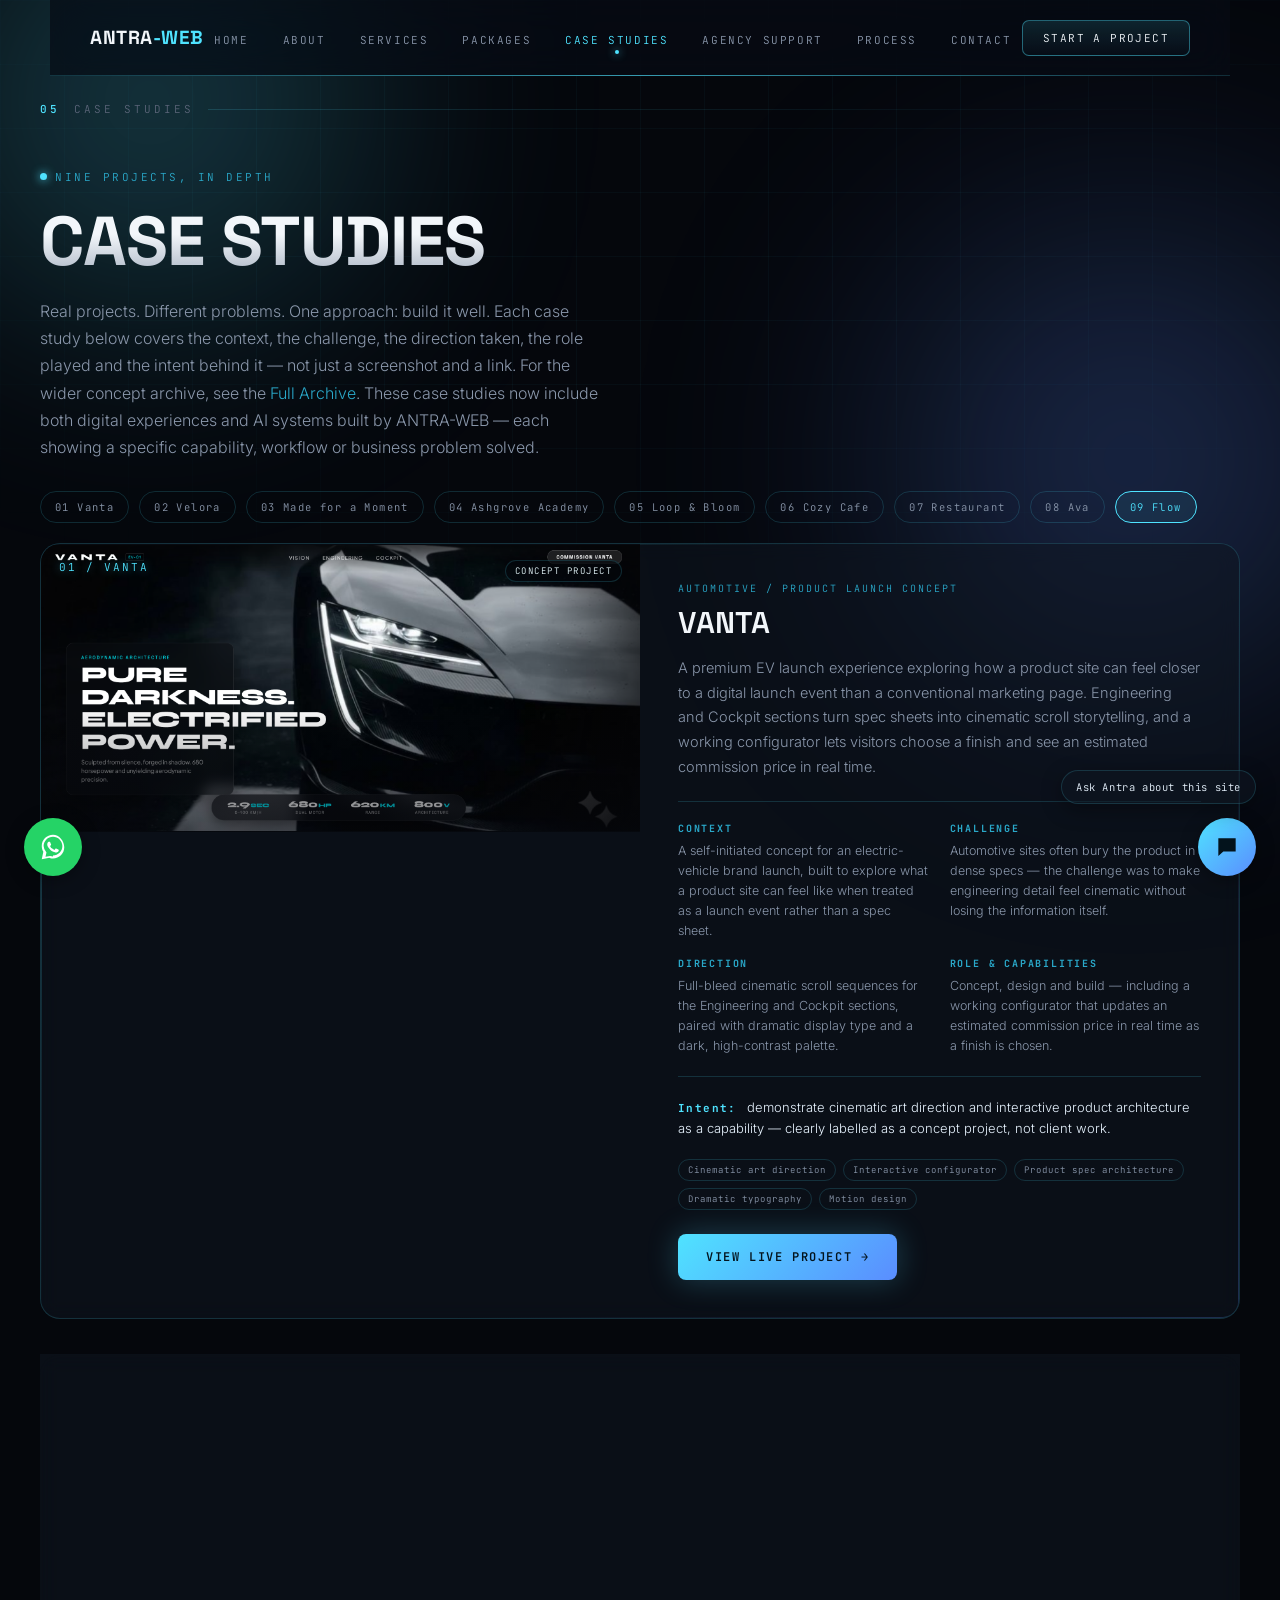
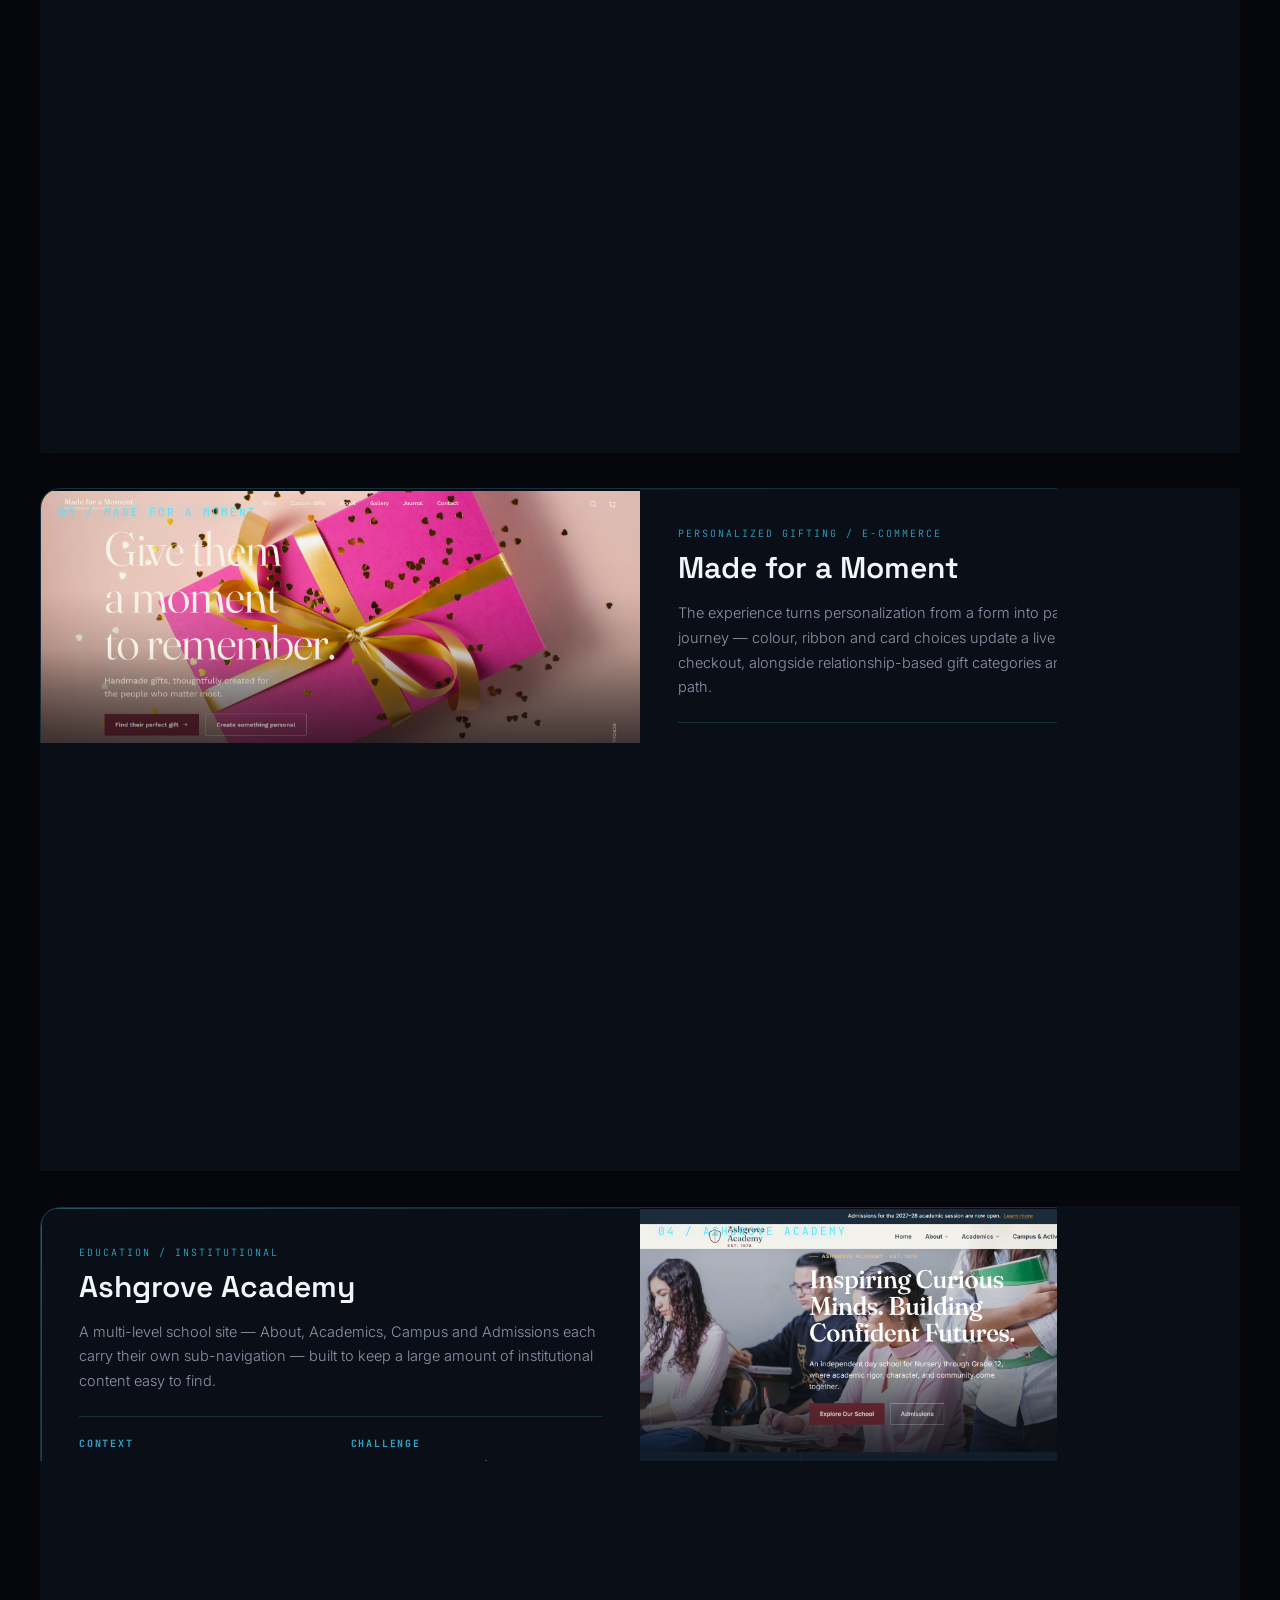
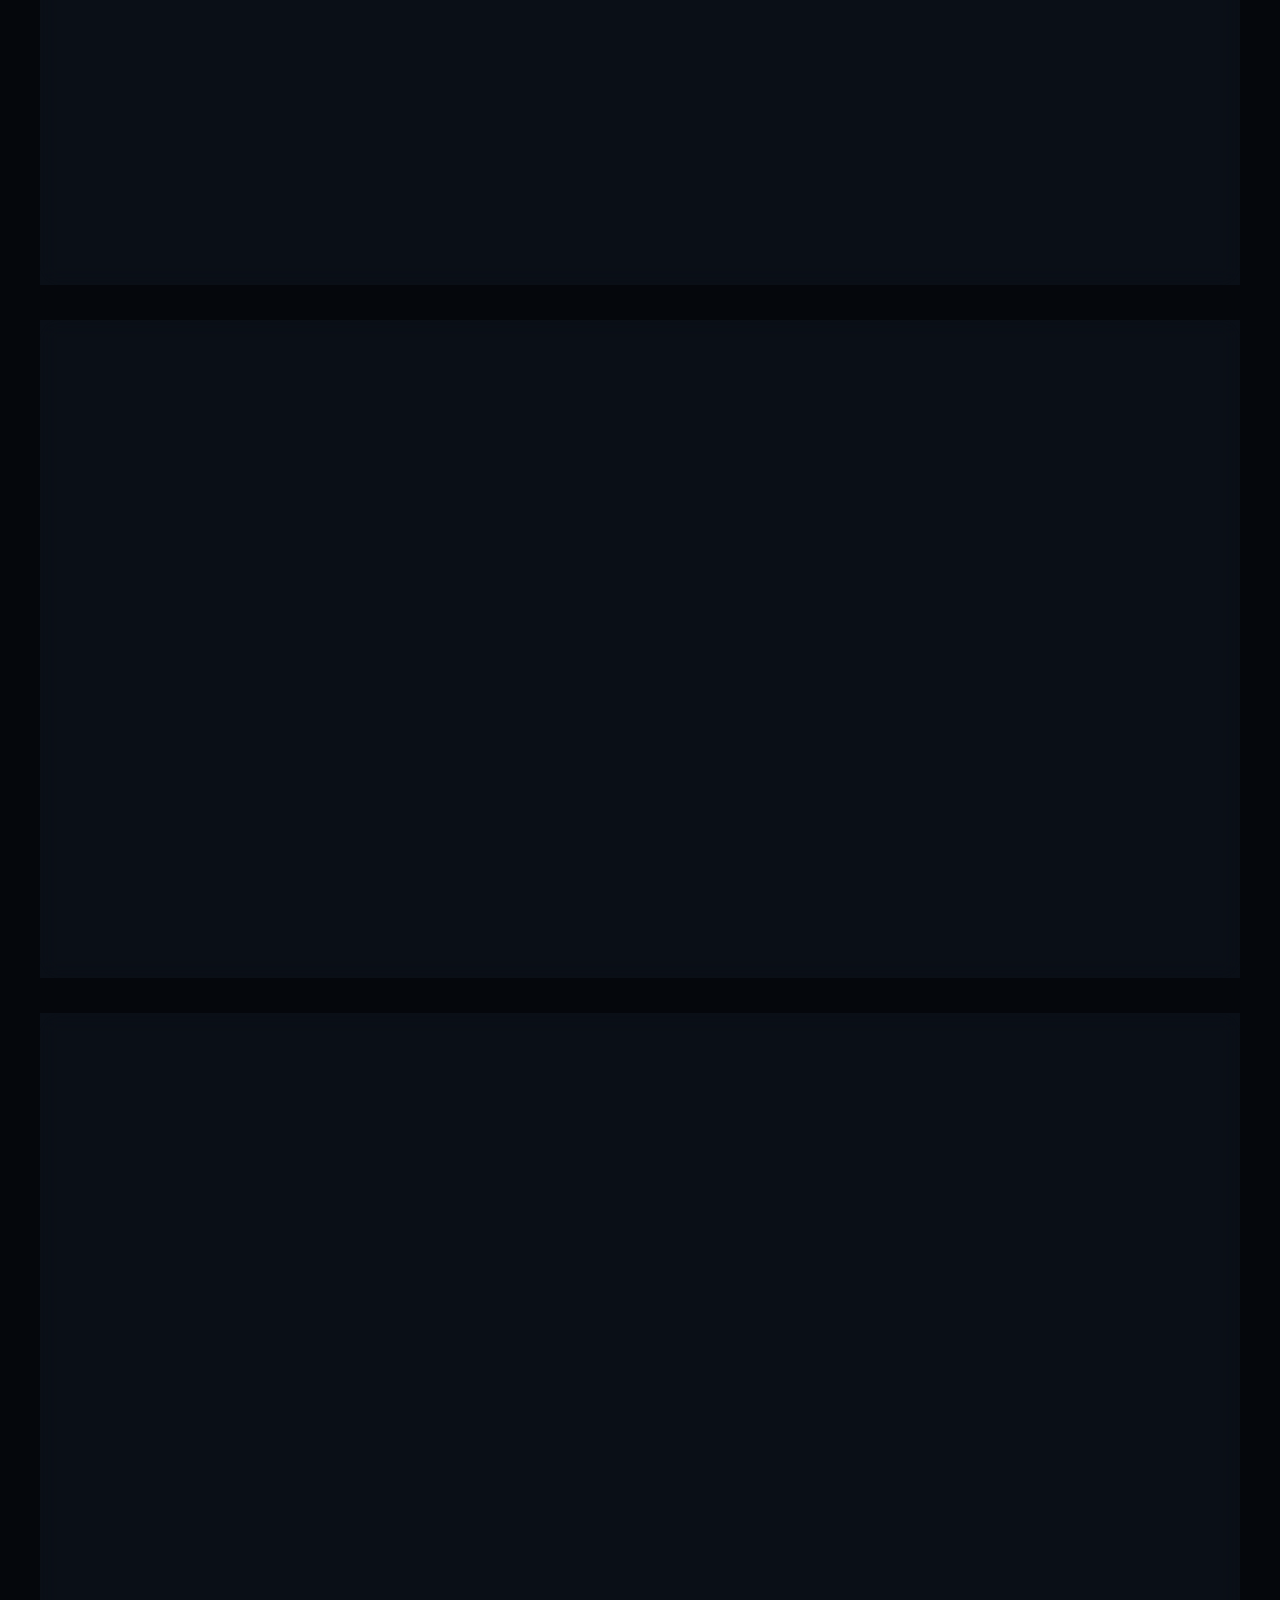
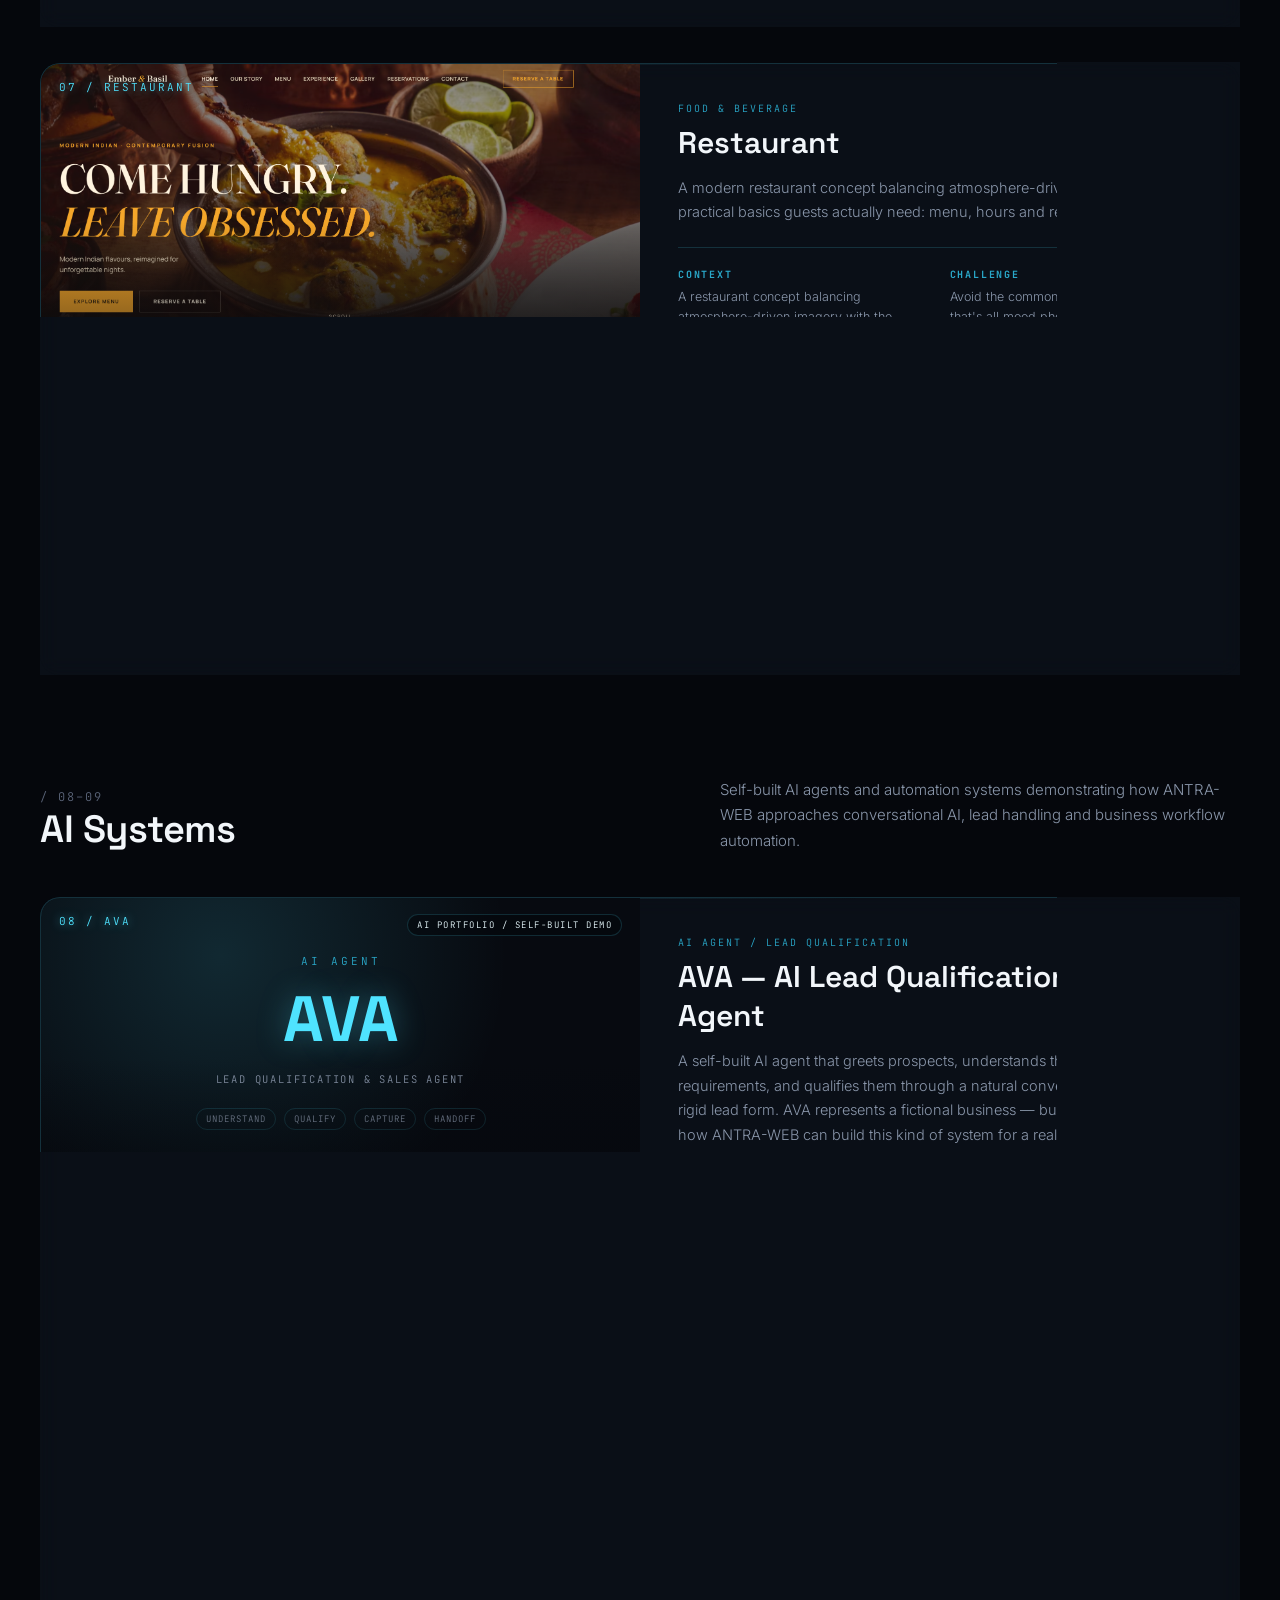
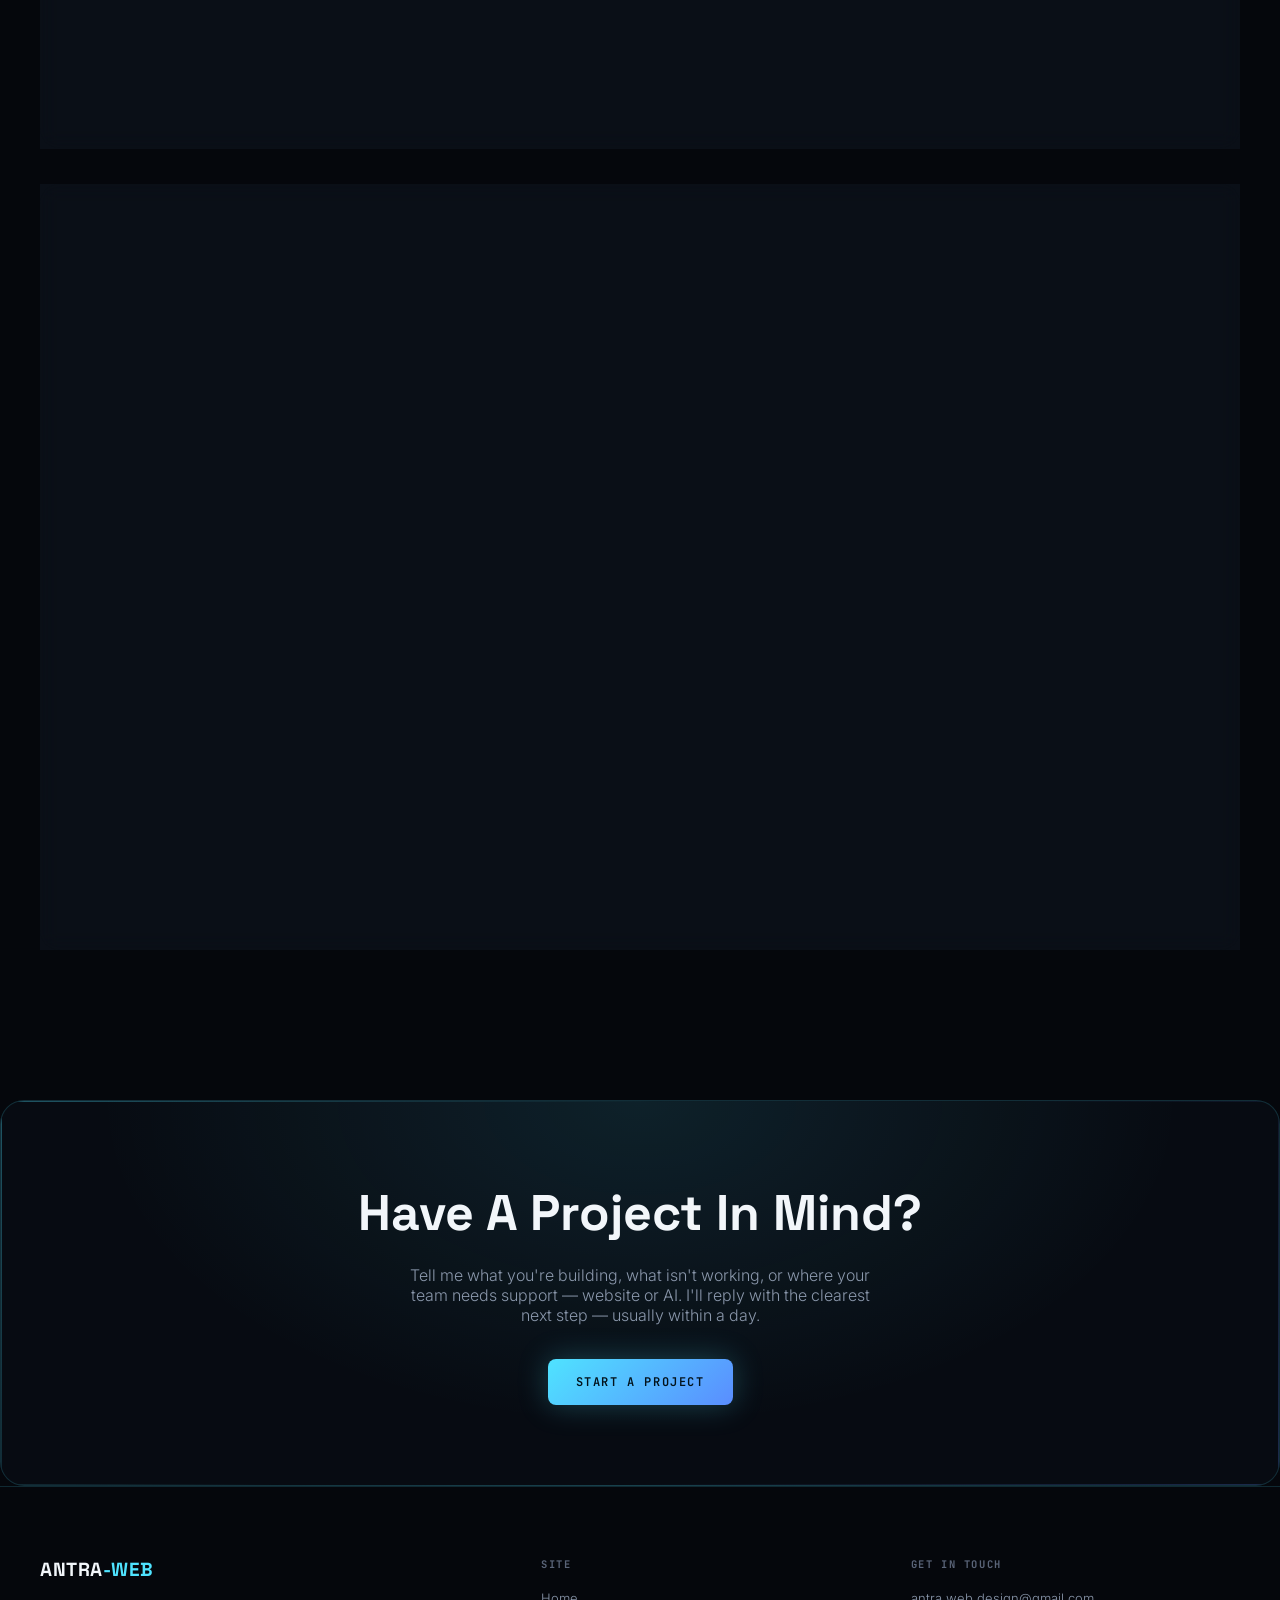
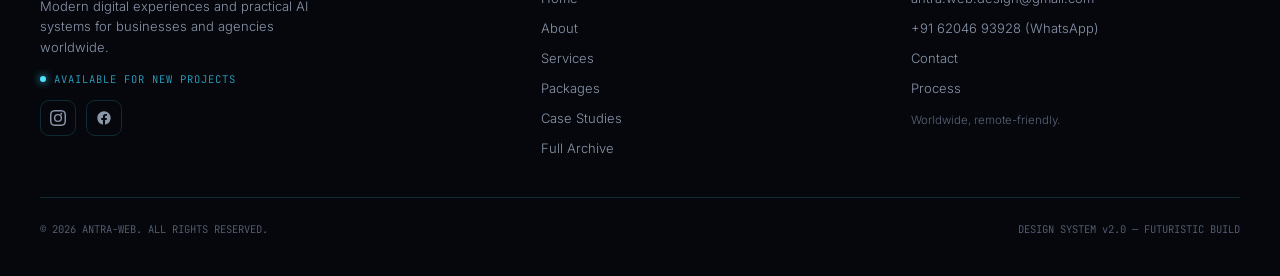
<file: case-studies.html>
<!DOCTYPE html>
<html lang="en">
<head>
<meta charset="UTF-8">
<title>ANTRA-WEB — Case Studies</title>
<meta name="viewport" content="width=device-width, initial-scale=1.0">
<meta name="description" content="In-depth ANTRA-WEB case studies — websites and AI systems — covering context, challenge, direction, role and intent behind each project.">
<link rel="canonical" href="https://antra-web.github.io/Antra-Web/case-studies.html">
<meta property="og:type" content="website">
<meta property="og:title" content="ANTRA-WEB — Case Studies">
<meta property="og:description" content="In-depth ANTRA-WEB case studies — websites and AI systems — covering context, challenge, direction, role and intent behind each project.">
<meta property="og:url" content="https://antra-web.github.io/Antra-Web/case-studies.html">
<meta property="og:image" content="https://antra-web.github.io/Antra-Web/assets/hero-poster.jpg">
<meta name="twitter:card" content="summary_large_image">
<meta name="twitter:title" content="ANTRA-WEB — Case Studies">
<meta name="twitter:description" content="In-depth ANTRA-WEB case studies — websites and AI systems — covering context, challenge, direction, role and intent behind each project.">
<link rel="preconnect" href="https://fonts.googleapis.com">
<link href="https://fonts.googleapis.com/css2?family=Space+Grotesk:wght@400;500;600;700&family=Inter:wght@300;400;500;600&family=JetBrains+Mono:wght@400;500&display=swap" rel="stylesheet">
<link rel="stylesheet" href="css/animations.css"><link rel="stylesheet" href="css/responsive-repair.css"><script src="js/responsive-repair.js" defer></script><link rel="stylesheet" href="css/agent.css"><link rel="stylesheet" href="css/antra-float.css">
<style>

  :root{
    --bg-void:#05070c;
    --bg-deep:#0a0f1a;
    --bg-panel:#0d1420;
    --navy:#0b1626;
    --charcoal:#10141c;
    --cyan:#4fe3ff;
    --cyan-dim:#2aa8c9;
    --blue:#5a8dff;
    --blue-white:#e8f4ff;
    --white:#f2f6fa;
    --gray:#8a97ab;
    --gray-dim:#5a6478;
    --line: rgba(79,227,255,0.16);
    --glass: rgba(16,22,34,0.55);
    --glass-hi: rgba(30,42,60,0.55);
    --font-display: 'Space Grotesk', sans-serif;
    --font-body: 'Inter', sans-serif;
    --font-mono: 'JetBrains Mono', monospace;
  }
  *{margin:0;padding:0;box-sizing:border-box;}
  html{scroll-behavior:smooth;}
  body{
    background:var(--bg-void);
    color:var(--white);
    font-family:var(--font-body);
    font-weight:300;
    -webkit-font-smoothing:antialiased;
    overflow-x:hidden;
  }
  a{color:inherit;text-decoration:none;}
  img{display:block;max-width:100%;}

  /* ===== BACKDROP ===== */
  .grid-field{
    position:fixed;inset:0;z-index:0;pointer-events:none;
    background-image:
      linear-gradient(rgba(79,227,255,0.035) 1px, transparent 1px),
      linear-gradient(90deg, rgba(79,227,255,0.035) 1px, transparent 1px);
    background-size:64px 64px;
    mask-image:radial-gradient(ellipse 80% 60% at 50% 20%, black 40%, transparent 90%);
  }
  .glow-orb{
    position:fixed;border-radius:50%;filter:blur(120px);pointer-events:none;z-index:0;opacity:0.35;
  }
  .glow-a{width:600px;height:600px;background:radial-gradient(circle,var(--cyan),transparent 70%);top:-200px;left:-150px;}
  .glow-b{width:700px;height:700px;background:radial-gradient(circle,var(--blue),transparent 70%);bottom:10%;right:-200px;}

  /* ===== NAV ===== */
  .navbar{
    position:sticky;top:0;z-index:100;
    display:flex;align-items:center;justify-content:space-between;
    padding:16px 40px;
    background:rgba(8,12,20,0.72);
    backdrop-filter:blur(18px) saturate(140%);
    border-bottom:1px solid var(--line);
  }
  .navbar::after{
    content:'';position:absolute;left:0;right:0;bottom:-1px;height:1px;
    background:linear-gradient(90deg,transparent, var(--cyan), transparent);
    opacity:0.6;
  }
  .logo{font-family:var(--font-display);font-weight:700;font-size:19px;letter-spacing:0.5px;}
  .logo span{color:var(--cyan);}
  .nav-links{display:flex;gap:6px;list-style:none;}
  .nav-links li a{
    position:relative;font-family:var(--font-mono);font-size:11px;letter-spacing:1.6px;
    color:var(--gray);padding:9px 14px;border-radius:6px;transition:all .25s;
  }
  .nav-links li a:hover{color:var(--blue-white);background:rgba(79,227,255,0.06);}
  .nav-links li a.active{color:var(--cyan);}
  .nav-links li a.active::before{
    content:'';position:absolute;left:50%;bottom:2px;transform:translateX(-50%);
    width:4px;height:4px;border-radius:50%;background:var(--cyan);
    box-shadow:0 0 8px var(--cyan);
  }
  .nav-cta{
    font-family:var(--font-mono);font-size:11px;letter-spacing:1.4px;
    padding:10px 20px;border-radius:7px;
    border:1px solid rgba(79,227,255,0.4);
    background:linear-gradient(180deg, rgba(79,227,255,0.12), rgba(79,227,255,0.02));
    box-shadow:0 0 0 rgba(79,227,255,0);
    transition:box-shadow .3s, border-color .3s;
    white-space:nowrap;
  }
  .nav-cta:hover{border-color:var(--cyan);box-shadow:0 0 24px rgba(79,227,255,0.35);}

  /* ===== PAGE FRAME (each of the 8 pages) ===== */
  .page-block{position:relative;z-index:1;border-bottom:1px solid var(--line);}
  .page-tag{
    display:flex;align-items:center;gap:14px;
    padding:26px 40px 0;
    font-family:var(--font-mono);font-size:11px;letter-spacing:3px;color:var(--gray-dim);
  }
  .page-tag .num{color:var(--cyan);font-weight:500;}
  .page-tag .rule{flex:1;height:1px;background:linear-gradient(90deg,var(--line),transparent);}

  section.hero{
    position:relative;
    padding:48px 40px 90px;
    max-width:1400px;margin:0 auto;
  }
  .eyebrow{
    display:inline-flex;align-items:center;gap:8px;
    font-family:var(--font-mono);font-size:11px;letter-spacing:2.5px;color:var(--cyan-dim);
    margin-bottom:22px;
  }
  .eyebrow::before{content:'';width:7px;height:7px;border-radius:50%;background:var(--cyan);box-shadow:0 0 10px var(--cyan);}
  h1.h-title{
    font-family:var(--font-display);font-weight:700;
    font-size:clamp(38px,5.4vw,74px);line-height:1.02;letter-spacing:-1px;
    max-width:920px;
    background:linear-gradient(180deg,var(--white) 40%, var(--gray) 130%);
    -webkit-background-clip:text;background-clip:text;color:transparent;
  }
  .h-sub{
    margin-top:22px;max-width:560px;font-size:16px;line-height:1.7;color:var(--gray);font-weight:300;
  }
  .btn-row{display:flex;gap:16px;margin-top:38px;flex-wrap:wrap;}
  .btn{
    font-family:var(--font-mono);font-size:12px;letter-spacing:1.6px;
    padding:15px 28px;border-radius:8px;cursor:pointer;
    transition:all .28s;
  }
  .btn-primary{
    background:linear-gradient(135deg,var(--cyan),var(--blue));
    color:#03131c;font-weight:600;box-shadow:0 0 30px rgba(79,227,255,0.25);
  }
  .btn-primary:hover{box-shadow:0 0 46px rgba(79,227,255,0.5);transform:translateY(-1px);}
  .btn-ghost{
    border:1px solid rgba(255,255,255,0.16);color:var(--blue-white);
    background:rgba(255,255,255,0.02);
  }
  .btn-ghost:hover{border-color:var(--cyan);background:rgba(79,227,255,0.05);}

  h2.section-title{
    font-family:var(--font-display);font-weight:600;font-size:clamp(26px,3vw,38px);
    letter-spacing:-0.5px;
  }
  .section-lede{color:var(--gray);max-width:520px;margin-top:12px;font-size:15px;line-height:1.7;}
  .section-head{display:flex;justify-content:space-between;align-items:flex-end;gap:30px;flex-wrap:wrap;padding:0 40px;max-width:1400px;margin:0 auto 44px;}
  .section-head .idx{font-family:var(--font-mono);font-size:12px;color:var(--gray-dim);letter-spacing:2px;}
  .content-block{padding:90px 40px;max-width:1400px;margin:0 auto;}
  .content-block.tight{padding-top:0;}

  /* glass panel base */
  .glass{
    background:var(--glass);
    border:1px solid var(--line);
    border-radius:16px;
    backdrop-filter:blur(10px);
    position:relative;
  }
  .glass::before{
    content:'';position:absolute;inset:0;border-radius:16px;padding:1px;
    background:linear-gradient(135deg, rgba(79,227,255,0.35), transparent 40%, transparent 60%, rgba(90,141,255,0.25));
    -webkit-mask:linear-gradient(#fff 0 0) content-box, linear-gradient(#fff 0 0);
    -webkit-mask-composite:xor;mask-composite:exclude;
    pointer-events:none;
  }

  /* ===================== HOME HERO ===================== */
  .home-hero-wrap{
    position:relative;border-radius:22px;overflow:hidden;
    margin-top:34px;
    border:1px solid var(--line);
    background:#04070c;
  }
  .laptop-stage{
    position:relative;width:100%;aspect-ratio:16/10;overflow:hidden;
  }
  .laptop-stage img{
    position:absolute;inset:0;width:100%;height:100%;object-fit:cover;
    filter:brightness(0.72) contrast(1.08) saturate(0.9);
  }
  .stage-vignette{
    position:absolute;inset:0;
    background:radial-gradient(ellipse 70% 60% at 50% 55%, transparent 30%, rgba(4,7,12,0.85) 100%),
               linear-gradient(180deg, rgba(4,7,12,0.5), transparent 30%, transparent 60%, rgba(4,7,12,0.75));
  }
  .hud-overlay{position:absolute;inset:0;opacity:0;transition:opacity 1s ease;pointer-events:none;}
  .laptop-stage.on .hud-overlay{opacity:1;}
  .hud-overlay svg{position:absolute;inset:0;width:100%;height:100%;}
  .hud-line{stroke:var(--cyan);stroke-width:1;opacity:0;stroke-dasharray:4 4;}
  .laptop-stage.on .hud-line{opacity:0.55;animation:dash 3s linear infinite;}
  @keyframes dash{to{stroke-dashoffset:-40;}}

  .hologram-core{
    position:absolute;left:50%;top:46%;transform:translate(-50%,-50%) scale(0.85);
    text-align:center;opacity:0;transition:opacity .8s ease, transform .8s ease;
  }
  .laptop-stage.on .hologram-core{opacity:1;transform:translate(-50%,-50%) scale(1);}
  .hologram-core .ring{
    width:220px;height:220px;border-radius:50%;margin:0 auto;
    border:1px solid rgba(79,227,255,0.5);
    box-shadow:0 0 60px rgba(79,227,255,0.35), inset 0 0 40px rgba(79,227,255,0.15);
    display:flex;align-items:center;justify-content:center;
    animation:pulse-ring 3.4s ease-in-out infinite;
  }
  @keyframes pulse-ring{0%,100%{box-shadow:0 0 40px rgba(79,227,255,0.25), inset 0 0 30px rgba(79,227,255,0.1);}50%{box-shadow:0 0 80px rgba(79,227,255,0.5), inset 0 0 50px rgba(79,227,255,0.22);}}
  .hologram-core .label{
    font-family:var(--font-display);font-weight:600;font-size:14px;letter-spacing:1px;color:var(--blue-white);
    line-height:1.35;
  }
  .hud-module{
    position:absolute;padding:9px 13px;border-radius:9px;
    background:rgba(9,16,26,0.55);border:1px solid rgba(79,227,255,0.35);
    font-family:var(--font-mono);font-size:10px;letter-spacing:1px;color:var(--blue-white);
    backdrop-filter:blur(6px);opacity:0;transform:translateY(8px);
    transition:opacity .6s ease, transform .6s ease;
    box-shadow:0 0 18px rgba(79,227,255,0.12);
  }
  .laptop-stage.on .hud-module{opacity:1;transform:translateY(0);}
  .m1{top:10%;left:6%;transition-delay:.15s;}
  .m2{top:6%;left:38%;transition-delay:.3s;}
  .m3{top:10%;right:5%;transition-delay:.45s;}
  .m4{top:34%;left:2%;transition-delay:.6s;}
  .m5{top:34%;right:2%;transition-delay:.75s;}
  .m6{bottom:8%;left:4%;transition-delay:.9s;}
  .m7{bottom:12%;left:37%;transition-delay:1.05s;}
  .m8{bottom:8%;right:4%;transition-delay:1.2s;}

  .stage-toggle{
    position:absolute;bottom:20px;left:50%;transform:translateX(-50%);
    display:flex;gap:2px;background:rgba(6,10,16,0.7);border:1px solid var(--line);
    border-radius:30px;padding:4px;backdrop-filter:blur(10px);z-index:5;
  }
  .stage-toggle button{
    font-family:var(--font-mono);font-size:10px;letter-spacing:1.4px;padding:8px 16px;
    border-radius:24px;color:var(--gray);cursor:pointer;background:transparent;border:none;transition:all .3s;
  }
  .stage-toggle button.active{background:linear-gradient(135deg,var(--cyan),var(--blue));color:#03131c;font-weight:600;}

  .hero-copy-panel{
    position:absolute;left:5%;bottom:14%;max-width:420px;z-index:4;
  }
  .caption-tag{font-family:var(--font-mono);font-size:10px;letter-spacing:2px;color:var(--cyan);margin-bottom:6px;}
  .caption-txt{font-size:12px;color:var(--gray);line-height:1.6;}

  /* motion reference strip */
  .motion-strip{
    display:flex;align-items:center;gap:8px;flex-wrap:wrap;
    margin-top:26px;padding:16px 20px;border-radius:12px;
    font-family:var(--font-mono);font-size:10.5px;letter-spacing:1px;color:var(--gray);
  }
  .motion-strip .step{color:var(--blue-white);padding:6px 10px;border:1px solid var(--line);border-radius:6px;}
  .motion-strip .arrow{color:var(--cyan-dim);}

  /* ===== capability / feature grids ===== */
  .capability-row{display:grid;grid-template-columns:1.1fr 1.4fr;gap:26px;}
  @media(max-width:900px){.capability-row{grid-template-columns:1fr;}}
  .cap-lead{padding:34px;}
  .cap-lead .big-num{font-family:var(--font-display);font-size:60px;font-weight:700;color:transparent;-webkit-text-stroke:1px var(--cyan-dim);line-height:1;}
  .cap-mini-grid{display:grid;grid-template-columns:1fr 1fr;gap:18px;}
  .cap-card{padding:24px;transition:transform .3s, border-color .3s;}
  .cap-card:hover{transform:translateY(-4px);border-color:rgba(79,227,255,0.45);}
  .cap-card .ic{width:34px;height:34px;border-radius:9px;border:1px solid var(--line);display:flex;align-items:center;justify-content:center;margin-bottom:16px;color:var(--cyan);font-family:var(--font-mono);font-size:13px;}
  .cap-card h3{font-family:var(--font-display);font-size:16px;font-weight:600;margin-bottom:8px;}
  .cap-card p{font-size:13px;color:var(--gray);line-height:1.6;}

  /* featured projects - varied composition */
  .proj-showcase{display:grid;grid-template-columns:1.3fr 1fr;gap:20px;}
  .proj-main{position:relative;border-radius:18px;overflow:hidden;min-height:420px;padding:30px;display:flex;flex-direction:column;justify-content:flex-end;background:linear-gradient(160deg,#0d1826,#060a10);}
  .proj-side{display:flex;flex-direction:column;gap:20px;}
  .proj-mini{border-radius:16px;padding:22px;flex:1;background:linear-gradient(160deg,#0c1420,#070a10);}
  @media(max-width:900px){.proj-showcase{grid-template-columns:1fr;}}
  .browser-chrome{display:flex;gap:5px;margin-bottom:14px;}
  .browser-chrome span{width:8px;height:8px;border-radius:50%;background:rgba(255,255,255,0.15);}
  .tag-pill{display:inline-block;font-family:var(--font-mono);font-size:9.5px;letter-spacing:1.4px;color:var(--cyan);border:1px solid rgba(79,227,255,0.35);padding:4px 10px;border-radius:20px;margin-bottom:14px;}

  /* why us split */
  .why-split{display:grid;grid-template-columns:1fr 1fr;gap:60px;align-items:center;}
  @media(max-width:900px){.why-split{grid-template-columns:1fr;}}
  .why-list{display:flex;flex-direction:column;}
  .why-item{padding:22px 0;border-top:1px solid var(--line);display:flex;gap:20px;}
  .why-item:last-child{border-bottom:1px solid var(--line);}
  .why-item .n{font-family:var(--font-mono);color:var(--cyan-dim);font-size:12px;padding-top:2px;}
  .why-item h4{font-family:var(--font-display);font-size:16px;font-weight:600;margin-bottom:6px;}
  .why-item p{font-size:13px;color:var(--gray);line-height:1.6;max-width:400px;}
  .why-visual{position:relative;aspect-ratio:1;border-radius:20px;overflow:hidden;}
  .orbit-vis{position:absolute;inset:0;display:flex;align-items:center;justify-content:center;}
  .orbit-ring{position:absolute;border:1px solid rgba(79,227,255,0.18);border-radius:50%;}
  .orbit-ring.r1{width:90%;height:90%;}
  .orbit-ring.r2{width:65%;height:65%;border-color:rgba(90,141,255,0.2);}
  .orbit-ring.r3{width:40%;height:40%;}
  .orbit-core{width:80px;height:80px;border-radius:50%;background:radial-gradient(circle,rgba(79,227,255,0.35),transparent 70%);border:1px solid var(--cyan);box-shadow:0 0 50px rgba(79,227,255,0.4);}

  /* final CTA */
  .final-cta{
    padding:80px 50px;border-radius:24px;text-align:center;position:relative;overflow:hidden;
    background:radial-gradient(ellipse at 50% 0%, rgba(79,227,255,0.1), transparent 60%), #070b12;
  }
  .final-cta h2{font-family:var(--font-display);font-size:clamp(30px,4vw,50px);font-weight:700;max-width:700px;margin:0 auto 20px;}
  .final-cta p{color:var(--gray);max-width:460px;margin:0 auto 34px;}

  /* ===================== ABOUT PAGE ===================== */
  .story-flow{display:flex;justify-content:space-between;position:relative;padding:60px 10px 20px;}
  .story-flow::before{
    content:'';position:absolute;left:5%;right:5%;top:50%;height:1px;
    background:repeating-linear-gradient(90deg,var(--line) 0 8px, transparent 8px 16px);
  }
  .story-node{position:relative;z-index:2;text-align:center;flex:1;}
  .story-node .dot{
    width:14px;height:14px;border-radius:50%;background:var(--bg-void);
    border:2px solid var(--cyan);margin:0 auto 14px;
    box-shadow:0 0 16px rgba(79,227,255,0.5);
  }
  .story-node .label{font-family:var(--font-mono);font-size:10.5px;letter-spacing:1.6px;color:var(--blue-white);}
  @media(max-width:900px){.story-flow{flex-wrap:wrap;gap:30px 0;}.story-flow::before{display:none;}.story-node{flex:0 0 33%;}}

  .panel-mosaic{display:grid;grid-template-columns:repeat(5,1fr);gap:16px;}
  @media(max-width:900px){.panel-mosaic{grid-template-columns:1fr 1fr;}}
  .panel-mosaic .p{padding:22px 18px;}
  .panel-mosaic .p h4{font-family:var(--font-display);font-size:14px;font-weight:600;margin-bottom:10px;color:var(--cyan);}
  .panel-mosaic .p p{font-size:12.5px;color:var(--gray);line-height:1.6;}

  /* ===================== SERVICES PAGE — orbit ecosystem ===================== */
  .service-orbit{position:relative;min-height:760px;display:flex;align-items:center;justify-content:center;}
  .service-orbit .hub{
    width:150px;height:150px;border-radius:50%;display:flex;align-items:center;justify-content:center;
    text-align:center;font-family:var(--font-display);font-weight:600;font-size:13px;
    border:1px solid var(--cyan);background:radial-gradient(circle,rgba(79,227,255,0.14),transparent 70%);
    box-shadow:0 0 60px rgba(79,227,255,0.3);z-index:3;
  }
  .service-node{
    position:absolute;width:190px;padding:16px;z-index:2;
  }
  .service-node .idx{font-family:var(--font-mono);font-size:10px;color:var(--cyan-dim);}
  .service-node h4{font-family:var(--font-display);font-size:14px;font-weight:600;margin:6px 0 6px;}
  .service-node p{font-size:11.5px;color:var(--gray);line-height:1.5;}
  .orbit-svg{position:absolute;inset:0;width:100%;height:100%;z-index:1;}
  .orbit-svg line{stroke:rgba(79,227,255,0.25);stroke-width:1;stroke-dasharray:3 5;}
  .services-fallback-grid{display:none;grid-template-columns:repeat(3,1fr);gap:18px;}
  @media(max-width:1000px){.service-orbit{display:none;}.services-fallback-grid{display:grid;}}
  @media(max-width:640px){.services-fallback-grid{grid-template-columns:1fr;}}
  .services-fallback-grid .p{padding:22px;}

  /* ===================== PACKAGES PAGE ===================== */
  .pricing-grid{display:grid;grid-template-columns:repeat(4,1fr);gap:18px;}
  @media(max-width:1100px){.pricing-grid{grid-template-columns:1fr 1fr;}}
  @media(max-width:640px){.pricing-grid{grid-template-columns:1fr;}}
  .price-card{padding:30px 24px;display:flex;flex-direction:column;position:relative;}
  .price-card.featured{
    border-color:rgba(79,227,255,0.6);
    background:linear-gradient(160deg, rgba(79,227,255,0.09), rgba(16,22,34,0.6));
    box-shadow:0 0 60px rgba(79,227,255,0.22);
    transform:translateY(-10px);
  }
  .badge-pop{position:absolute;top:-13px;left:50%;transform:translateX(-50%);
    font-family:var(--font-mono);font-size:9.5px;letter-spacing:1.6px;color:#03131c;
    background:linear-gradient(135deg,var(--cyan),var(--blue));padding:6px 14px;border-radius:20px;font-weight:600;}
  .price-card .p-name{font-family:var(--font-display);font-size:19px;font-weight:600;}
  .price-card .p-target{font-size:11.5px;color:var(--gray-dim);margin:6px 0 20px;}
  .price-card .p-price{font-family:var(--font-display);font-size:38px;font-weight:700;color:var(--blue-white);}
  .price-card .p-price span{font-size:12px;color:var(--gray);font-family:var(--font-mono);}
  .p-features{list-style:none;margin:22px 0 26px;flex:1;}
  .p-features li{font-size:12.5px;color:var(--gray);padding:8px 0;border-top:1px solid rgba(255,255,255,0.06);display:flex;gap:8px;}
  .p-features li::before{content:'—';color:var(--cyan-dim);}
  .p-cta{text-align:center;font-family:var(--font-mono);font-size:11px;letter-spacing:1.4px;padding:12px;border-radius:8px;border:1px solid var(--line);}
  .price-card.featured .p-cta{background:linear-gradient(135deg,var(--cyan),var(--blue));color:#03131c;font-weight:600;border:none;}

  .compare-table{width:100%;border-collapse:collapse;margin-top:20px;font-size:12.5px;}
  .compare-table th,.compare-table td{padding:14px 16px;text-align:left;border-bottom:1px solid var(--line);}
  .compare-table th{font-family:var(--font-mono);font-size:10.5px;letter-spacing:1.2px;color:var(--gray-dim);}
  .compare-table td{color:var(--gray);}
  .compare-table td.yes{color:var(--cyan);}

  /* ===================== PORTFOLIO PAGE ===================== */
  .filter-row{display:flex;gap:10px;flex-wrap:wrap;margin-bottom:34px;}
  .filter-pill{font-family:var(--font-mono);font-size:10.5px;letter-spacing:1.4px;padding:9px 16px;border-radius:22px;border:1px solid var(--line);color:var(--gray);}
  .filter-pill.active{color:#03131c;background:linear-gradient(135deg,var(--cyan),var(--blue));border:none;font-weight:600;}
  .portfolio-grid{display:grid;grid-template-columns:repeat(3,1fr);gap:22px;}
  @media(max-width:1000px){.portfolio-grid{grid-template-columns:1fr 1fr;}}
  @media(max-width:640px){.portfolio-grid{grid-template-columns:1fr;}}
  .port-card{border-radius:16px;overflow:hidden;transition:transform .35s;}
  .port-card:hover{transform:translateY(-6px) scale(1.01);}
  .port-frame{aspect-ratio:4/3;background:linear-gradient(150deg,#0e1826,#060a10);position:relative;overflow:hidden;display:flex;align-items:center;justify-content:center;}
  .port-frame .win-chrome{position:absolute;top:0;left:0;right:0;height:26px;background:rgba(255,255,255,0.03);display:flex;align-items:center;gap:5px;padding:0 10px;border-bottom:1px solid var(--line);}
  .port-frame .win-chrome span{width:6px;height:6px;border-radius:50%;background:rgba(255,255,255,0.15);}
  .port-frame .mock{width:70%;height:60%;border:1px solid rgba(79,227,255,0.3);border-radius:8px;background:rgba(79,227,255,0.04);}
  .port-body{padding:18px 4px;}
  .port-body .cat{font-family:var(--font-mono);font-size:9.5px;color:var(--cyan-dim);letter-spacing:1.4px;}
  .port-body h4{font-family:var(--font-display);font-size:15px;font-weight:600;margin:6px 0;}
  .port-body p{font-size:12px;color:var(--gray);margin-bottom:12px;}
  .port-link{font-family:var(--font-mono);font-size:10.5px;letter-spacing:1.4px;color:var(--cyan);}
  .portfolio-note{font-family:var(--font-mono);font-size:10.5px;letter-spacing:1px;color:var(--gray-dim);margin:-16px 0 26px;}
  /* Homepage preview: a static local screenshot (assets/*.png)
     generated out-of-band by the GitHub Actions + Playwright workflow (see
     scripts/capture-screenshots.mjs). The card just renders a normal <img> —
     no iframe, no live request to the project's site, no loading state. */
  .port-preview{position:absolute;inset:26px 0 0;overflow:hidden;z-index:1;background:linear-gradient(150deg,#0e1826,#060a10);}
  .port-preview img.port-thumb{width:100%;height:100%;object-fit:cover;object-position:top center;display:block;}
  .port-frame .win-chrome{z-index:2;}
  .port-frame::after{content:'';position:absolute;inset:26px 0 0;background:linear-gradient(180deg,rgba(5,7,12,.02),rgba(5,7,12,.18));pointer-events:none;z-index:2;}
  .port-card[hidden]{display:none;}
  .filter-pill{cursor:pointer;}
  .portfolio-extra{display:grid;grid-template-columns:1.2fr 1fr;gap:22px;margin-top:72px;}
  .portfolio-extra .extra-panel{padding:30px;}
  .portfolio-extra h2{font-family:var(--font-display);font-size:24px;margin-bottom:12px;}
  .portfolio-extra p{font-size:13px;color:var(--gray);line-height:1.7;}
  .portfolio-stats{display:grid;grid-template-columns:repeat(3,1fr);gap:12px;margin-top:22px;}
  .portfolio-stat{padding:18px;border:1px solid var(--line);border-radius:10px;background:rgba(79,227,255,.03);}
  .portfolio-stat strong{display:block;font:700 25px var(--font-display);color:var(--cyan);}
  .portfolio-stat span{font:10px var(--font-mono);letter-spacing:1px;color:var(--gray-dim);}
  .portfolio-cta{margin-top:22px;padding:28px;border:1px solid var(--line);border-radius:16px;background:radial-gradient(ellipse at 0 0,rgba(79,227,255,.1),transparent 65%);}
  .portfolio-cta h3{font:600 20px var(--font-display);margin-bottom:8px;}
  @media(max-width:760px){.portfolio-extra{grid-template-columns:1fr;}.portfolio-stats{grid-template-columns:1fr 1fr;}}

  /* ===================== PROCESS PAGE — architecture diagram ===================== */
  .arch-diagram{position:relative;padding:40px 0;}
  .arch-row{display:flex;gap:16px;justify-content:space-between;flex-wrap:wrap;}
  .arch-node{flex:1;min-width:180px;padding:20px;position:relative;}
  .arch-node .n-idx{font-family:var(--font-mono);font-size:20px;font-weight:600;color:transparent;-webkit-text-stroke:1px var(--cyan-dim);}
  .arch-node h4{font-family:var(--font-display);font-size:14px;font-weight:600;margin:10px 0 6px;}
  .arch-node p{font-size:11.5px;color:var(--gray);line-height:1.5;}
  .arch-connector{height:1px;flex-basis:100%;background:repeating-linear-gradient(90deg,var(--line) 0 6px,transparent 6px 12px);margin:0;align-self:center;display:none;}
  @media(min-width:1000px){.arch-connector{display:block;}}

  /* ===================== FAQ PAGE ===================== */
  .accordion-list{display:flex;flex-direction:column;gap:14px;}
  .acc-item{padding:0;overflow:hidden;}
  .acc-head{padding:22px 26px;display:flex;justify-content:space-between;align-items:center;cursor:pointer;}
  .acc-head h4{font-family:var(--font-display);font-size:15.5px;font-weight:500;}
  .acc-icon{width:26px;height:26px;border-radius:50%;border:1px solid var(--line);display:flex;align-items:center;justify-content:center;font-size:13px;color:var(--cyan);flex-shrink:0;margin-left:20px;transition:transform .3s;}
  .acc-item.open .acc-icon{transform:rotate(45deg);border-color:var(--cyan);box-shadow:0 0 14px rgba(79,227,255,0.3);}
  .acc-body{max-height:0;overflow:hidden;transition:max-height .4s ease, padding .4s ease;padding:0 26px;}
  .acc-item.open .acc-body{max-height:200px;padding:0 26px 24px;}
  .acc-body p{font-size:13px;color:var(--gray);line-height:1.7;border-top:1px solid var(--line);padding-top:16px;}
  .acc-item.open{border-color:rgba(79,227,255,0.4);}

  /* ===================== CONTACT PAGE ===================== */
  .contact-layout{display:grid;grid-template-columns:1.4fr 1fr;gap:26px;}
  @media(max-width:900px){.contact-layout{grid-template-columns:1fr;}}
  .form-panel{padding:38px;}
  .field{margin-bottom:20px;}
  .field label{display:block;font-family:var(--font-mono);font-size:10.5px;letter-spacing:1.6px;color:var(--gray-dim);margin-bottom:9px;}
  .field input,.field select,.field textarea{
    width:100%;background:rgba(255,255,255,0.02);border:1px solid var(--line);border-radius:9px;
    padding:13px 15px;color:var(--white);font-family:var(--font-body);font-size:13.5px;
    transition:border-color .3s, box-shadow .3s;
  }
  .field input:focus,.field select:focus,.field textarea:focus{
    outline:none;border-color:var(--cyan);box-shadow:0 0 0 3px rgba(79,227,255,0.12), 0 0 24px rgba(79,227,255,0.15);
  }
  .field.focus-demo input{border-color:var(--cyan);box-shadow:0 0 0 3px rgba(79,227,255,0.12), 0 0 24px rgba(79,227,255,0.15);}
  .info-stack{display:flex;flex-direction:column;gap:18px;}
  .info-panel{padding:26px;}
  .info-panel .tag{font-family:var(--font-mono);font-size:10px;letter-spacing:1.6px;color:var(--cyan-dim);margin-bottom:10px;}
  .info-panel .val{font-family:var(--font-display);font-size:16px;font-weight:500;}
  .social-row{display:flex;gap:10px;margin-top:14px;}
  .social-row a{width:36px;height:36px;border-radius:9px;border:1px solid var(--line);display:flex;align-items:center;justify-content:center;color:var(--gray);transition:border-color .25s, color .25s, box-shadow .25s, transform .25s;}
  .social-row a:hover{border-color:var(--cyan);color:var(--cyan);box-shadow:0 0 16px rgba(79,227,255,0.25);transform:translateY(-2px);}
  .social-row svg{width:16px;height:16px;fill:currentColor;}

  /* ===== FLOATING WHATSAPP BUTTON ===== */
  .wa-float{
    position:fixed;left:24px;bottom:24px;z-index:200;
    width:58px;height:58px;border-radius:50%;
    background:#25D366;
    display:flex;align-items:center;justify-content:center;
    box-shadow:0 4px 18px rgba(0,0,0,0.35), 0 0 0 0 rgba(37,211,102,0.5);
    transition:transform .25s ease, box-shadow .25s ease;
    animation:wa-pulse 2.8s ease-in-out infinite;
  }
  .wa-float:hover{transform:translateY(-3px) scale(1.05);}
  .wa-float svg{width:30px;height:30px;fill:#fff;}
  @keyframes wa-pulse{
    0%,100%{box-shadow:0 4px 18px rgba(0,0,0,0.35), 0 0 0 0 rgba(37,211,102,0.45);}
    50%{box-shadow:0 4px 18px rgba(0,0,0,0.35), 0 0 0 10px rgba(37,211,102,0);}
  }
  @media(prefers-reduced-motion:reduce){.wa-float{animation:none;}}
  @media(max-width:640px){.wa-float{left:16px;bottom:16px;width:52px;height:52px;}.wa-float svg{width:26px;height:26px;}}

  /* ===== FOOTER ===== */
  footer{position:relative;z-index:1;padding:70px 40px 40px;}
  .footer-grid{max-width:1400px;margin:0 auto;display:grid;grid-template-columns:1.4fr 1fr 1fr 1fr;gap:40px;padding-bottom:40px;border-bottom:1px solid var(--line);}
  @media(max-width:800px){.footer-grid{grid-template-columns:1fr 1fr;}}
  .footer-grid h5{font-family:var(--font-mono);font-size:10.5px;letter-spacing:1.6px;color:var(--gray-dim);margin-bottom:16px;}
  .footer-grid ul{list-style:none;display:flex;flex-direction:column;gap:10px;}
  .footer-grid a{font-size:13px;color:var(--gray);}
  .footer-grid a:hover{color:var(--cyan);}
  .footer-bottom{max-width:1400px;margin:24px auto 0;display:flex;justify-content:space-between;font-family:var(--font-mono);font-size:10.5px;color:var(--gray-dim);flex-wrap:wrap;gap:10px;}

  ::selection{background:rgba(79,227,255,0.3);}
  ::-webkit-scrollbar{width:9px;}
  ::-webkit-scrollbar-track{background:var(--bg-void);}
  ::-webkit-scrollbar-thumb{background:#1a2434;border-radius:10px;}

/* ===================== ADDITIONS: shared modules ===================== */

/* WhatsApp CTA button */
.btn-whatsapp{
  display:inline-flex;align-items:center;gap:10px;
  font-family:var(--font-mono);font-size:12px;letter-spacing:1.4px;
  padding:14px 26px;border-radius:8px;cursor:pointer;
  background:linear-gradient(135deg,#25D366,#128C7E);
  color:#04150e;font-weight:600;box-shadow:0 0 30px rgba(37,211,102,0.25);
  transition:all .28s;
}
.btn-whatsapp:hover{box-shadow:0 0 46px rgba(37,211,102,0.5);transform:translateY(-1px);}
.btn-whatsapp svg{width:16px;height:16px;fill:currentColor;}

/* Tag cloud — Who We Work With */
.tag-cloud{display:flex;flex-wrap:wrap;gap:12px;}
.tag-chip{
  font-family:var(--font-mono);font-size:11.5px;letter-spacing:1px;color:var(--blue-white);
  padding:11px 18px;border-radius:24px;border:1px solid var(--line);
  background:rgba(79,227,255,0.04);transition:all .3s;
}
.tag-chip:hover{border-color:var(--cyan);background:rgba(79,227,255,0.09);transform:translateY(-2px);}

/* Service relationship grid */
.combo-grid{display:grid;grid-template-columns:1fr 1fr;gap:16px;}
@media(max-width:800px){.combo-grid{grid-template-columns:1fr;}}
.combo-card{padding:22px;display:flex;flex-direction:column;gap:10px;}
.combo-goal{font-family:var(--font-display);font-size:15px;font-weight:600;color:var(--blue-white);}
.combo-path{display:flex;align-items:center;gap:10px;flex-wrap:wrap;font-family:var(--font-mono);font-size:10.5px;letter-spacing:1px;}
.combo-path span{padding:6px 12px;border-radius:6px;border:1px solid var(--line);color:var(--cyan);}
.combo-path .plus{color:var(--gray-dim);border:none;padding:0;}

/* Disclaimer note */
.note-strip{
  display:flex;gap:12px;align-items:flex-start;padding:18px 22px;border-radius:12px;
  border:1px dashed rgba(79,227,255,0.3);background:rgba(79,227,255,0.03);
  font-size:12.5px;color:var(--gray);line-height:1.6;
}
.note-strip .ic{color:var(--cyan);font-family:var(--font-mono);font-size:14px;}

/* Quick launch card */
.quick-launch{
  padding:36px;border-radius:20px;display:flex;justify-content:space-between;align-items:center;gap:30px;flex-wrap:wrap;
  background:radial-gradient(ellipse at 0% 0%, rgba(79,227,255,0.08), transparent 60%);
}
.quick-launch .ql-price{font-family:var(--font-display);font-size:34px;font-weight:700;color:var(--cyan);}
.quick-launch .ql-price span{font-size:12px;color:var(--gray);font-family:var(--font-mono);font-weight:400;}

/* Custom scope factor pills */
.factor-row{display:flex;flex-wrap:wrap;gap:10px;margin-top:16px;}
.factor-row span{font-family:var(--font-mono);font-size:10.5px;color:var(--gray);padding:8px 14px;border:1px solid var(--line);border-radius:8px;}

/* ===== PORTFOLIO: floating holographic preview modal ===== */
.port-card{cursor:pointer;}
.modal-overlay{
  position:fixed;inset:0;z-index:1000;
  background:rgba(3,5,9,0.82);backdrop-filter:blur(6px);
  display:flex;align-items:center;justify-content:center;padding:24px;
  opacity:0;pointer-events:none;transition:opacity .35s ease;
}
.modal-overlay.open{opacity:1;pointer-events:auto;}
.modal-window{
  width:100%;max-width:920px;max-height:88vh;overflow:auto;
  border-radius:18px;border:1px solid rgba(79,227,255,0.45);
  background:linear-gradient(160deg, rgba(13,20,32,0.92), rgba(6,9,15,0.96));
  box-shadow:0 0 90px rgba(79,227,255,0.25), 0 30px 60px rgba(0,0,0,0.6);
  transform:translateY(24px) scale(0.97);transition:transform .4s cubic-bezier(.2,.9,.25,1);
}
.modal-overlay.open .modal-window{transform:translateY(0) scale(1);}
.modal-chrome{
  display:flex;align-items:center;justify-content:space-between;
  padding:14px 18px;border-bottom:1px solid var(--line);
}
.modal-chrome .dots{display:flex;gap:6px;}
.modal-chrome .dots span{width:9px;height:9px;border-radius:50%;background:rgba(255,255,255,0.15);}
.modal-chrome .url-bar{
  flex:1;margin:0 16px;font-family:var(--font-mono);font-size:11px;color:var(--gray);
  background:rgba(255,255,255,0.03);border:1px solid var(--line);border-radius:20px;
  padding:6px 16px;text-align:center;
}
.modal-close{
  width:28px;height:28px;border-radius:50%;border:1px solid var(--line);
  display:flex;align-items:center;justify-content:center;cursor:pointer;color:var(--gray);
  transition:all .25s;flex-shrink:0;
}
.modal-close:hover{color:var(--cyan);border-color:var(--cyan);box-shadow:0 0 14px rgba(79,227,255,0.3);}
.modal-preview{
  aspect-ratio:16/9;background:linear-gradient(150deg,#0e1826,#060a10);
  display:flex;align-items:center;justify-content:center;position:relative;overflow:hidden;
}
.modal-preview .mock-lg{width:82%;height:74%;border:1px solid rgba(79,227,255,0.35);border-radius:12px;background:rgba(79,227,255,0.045);
  display:flex;align-items:center;justify-content:center;font-family:var(--font-mono);font-size:11px;color:var(--gray-dim);letter-spacing:1.4px;}
.modal-body{padding:26px 30px 30px;}
.modal-body .cat{font-family:var(--font-mono);font-size:10px;letter-spacing:1.6px;color:var(--cyan-dim);}
.modal-body h3{font-family:var(--font-display);font-size:24px;font-weight:600;margin:8px 0 12px;}
.modal-body p{font-size:13.5px;color:var(--gray);line-height:1.7;max-width:560px;margin-bottom:24px;}
.modal-actions{display:flex;gap:14px;flex-wrap:wrap;}

/* ===== SIMPLIFIED FOOTER (no invented socials) ===== */
.footer-grid.simple{grid-template-columns:1.4fr 1fr 1fr;}
@media(max-width:800px){.footer-grid.simple{grid-template-columns:1fr 1fr;}}
.footer-availability{
  display:inline-flex;align-items:center;gap:8px;font-family:var(--font-mono);font-size:10.5px;
  color:var(--cyan-dim);letter-spacing:1px;margin-top:14px;
}
.footer-availability::before{content:'';width:6px;height:6px;border-radius:50%;background:var(--cyan);box-shadow:0 0 8px var(--cyan);}

/* value cards (about) */
.value-grid{display:grid;grid-template-columns:repeat(4,1fr);gap:16px;}
@media(max-width:900px){.value-grid{grid-template-columns:1fr 1fr;}}
.value-card{padding:26px 22px;}
.value-card .vn{font-family:var(--font-mono);font-size:11px;color:var(--cyan-dim);}
.value-card h4{font-family:var(--font-display);font-size:16px;font-weight:600;margin:10px 0 8px;}
.value-card p{font-size:12.5px;color:var(--gray);line-height:1.6;}

/* form section headers */
.form-section-label{
  font-family:var(--font-mono);font-size:10.5px;letter-spacing:2px;color:var(--cyan);
  margin:26px 0 14px;padding-top:20px;border-top:1px solid var(--line);
}
.form-section-label:first-child{margin-top:0;padding-top:0;border-top:none;}
.field-row{display:grid;grid-template-columns:1fr 1fr;gap:16px;}
@media(max-width:640px){.field-row{grid-template-columns:1fr;}}
.checkbox-field{display:flex;align-items:flex-start;gap:10px;font-size:12px;color:var(--gray);line-height:1.6;}
.checkbox-field input{margin-top:3px;}

/* home teaser cards for about/faq preview */
.mini-teaser{padding:30px;display:flex;flex-direction:column;gap:14px;}
.mini-teaser h3{font-family:var(--font-display);font-size:20px;font-weight:600;}
.mini-teaser p{font-size:13px;color:var(--gray);line-height:1.7;}

/* ===================== CASE STUDIES PAGE ===================== */
.cs-jump{display:flex;flex-wrap:wrap;gap:10px;margin-top:30px;}
.cs-jump a{font-family:var(--font-mono);font-size:10.5px;letter-spacing:1.4px;color:var(--gray);border:1px solid var(--line);padding:8px 14px;border-radius:20px;transition:all .25s;}
.cs-jump a:hover{color:var(--cyan);border-color:var(--cyan);background:rgba(79,227,255,0.06);}
.cs-jump a.active{color:var(--cyan);border-color:var(--cyan);background:rgba(79,227,255,0.08);}

.case-stack{display:flex;flex-direction:column;gap:36px;}
.case-spread{display:grid;grid-template-columns:1fr 1fr;overflow:hidden;border-radius:20px;}
@media(max-width:900px){.case-spread{grid-template-columns:1fr;}}
.case-spread:nth-child(even) .case-spread-media{order:2;}
@media(max-width:900px){.case-spread:nth-child(even) .case-spread-media{order:initial;}}
.case-spread-media{position:relative;align-self:start;aspect-ratio:208/100;background:#070a10;overflow:hidden;}
@media(max-width:900px){.case-spread-media{align-self:stretch;}}
.cs-shot{position:absolute;inset:0;width:100%;height:100%;object-fit:contain;object-position:center;}
.case-spread-media::after{content:'';position:absolute;inset:0;background:linear-gradient(180deg,rgba(5,7,12,0) 55%,rgba(5,7,12,.55) 100%);}
.cs-num{position:absolute;top:16px;left:18px;z-index:2;font-family:var(--font-mono);font-size:11px;letter-spacing:2px;color:var(--cyan);text-shadow:0 0 10px rgba(79,227,255,.6);}
.cs-concept-flag{position:absolute;top:16px;right:18px;z-index:2;font-family:var(--font-mono);font-size:9px;letter-spacing:1.5px;color:#e9fbff;background:rgba(4,7,12,.6);border:1px solid var(--line);padding:4px 9px;border-radius:20px;}
.case-spread-body{padding:38px;display:flex;flex-direction:column;}
.cs-cat{font-family:var(--font-mono);font-size:10px;letter-spacing:2px;color:var(--cyan-dim);margin-bottom:8px;}
.case-spread-body h2{font-family:var(--font-display);font-weight:600;font-size:clamp(22px,2.6vw,30px);margin-bottom:14px;}
.case-lede{color:var(--gray);font-size:14.5px;line-height:1.7;margin-bottom:22px;}
.case-meta-grid{display:grid;grid-template-columns:1fr 1fr;gap:16px 20px;padding:20px 0;border-top:1px solid var(--line);border-bottom:1px solid var(--line);margin-bottom:20px;}
@media(max-width:520px){.case-meta-grid{grid-template-columns:1fr;}}
.case-meta-grid h5{font-family:var(--font-mono);font-size:10px;letter-spacing:1.8px;color:var(--cyan-dim);margin-bottom:6px;}
.case-meta-grid p{font-size:12.5px;color:var(--gray);line-height:1.6;}
.case-intent{font-size:13px;color:var(--blue-white);line-height:1.6;margin-bottom:20px;}
.case-intent strong{color:var(--cyan);font-family:var(--font-mono);font-size:11px;letter-spacing:1.4px;margin-right:6px;}
.cs-proves{display:flex;flex-wrap:wrap;gap:7px;margin-bottom:24px;}
.cs-proves span{font-family:var(--font-mono);font-size:9px;letter-spacing:1px;color:var(--gray);border:1px solid var(--line);padding:4px 9px;border-radius:20px;}
.case-spread-body .btn{align-self:flex-start;}
</style>
</head>
<body>
<div class="grid-field"></div><div class="glow-orb glow-a"></div><div class="glow-orb glow-b"></div>
<nav class="navbar">
<div class="logo">ANTRA<span>-WEB</span></div>
<ul class="nav-links">
<li><a href="index.html">HOME</a></li>
<li><a href="about.html">ABOUT</a></li>
<li><a href="services.html">SERVICES</a></li>
<li><a href="packages.html">PACKAGES</a></li>
<li><a href="case-studies.html" class="active">CASE STUDIES</a></li>
<li><a href="index.html#agency">AGENCY SUPPORT</a></li>
<li><a href="process.html">PROCESS</a></li>
<li><a href="contact.html">CONTACT</a></li>
</ul>
<a class="nav-cta" href="contact.html">START A PROJECT</a>
</nav>
<div class="page-block" id="case-studies">
<div class="page-tag"><span class="num">05</span><span>CASE STUDIES</span><div class="rule"></div></div>
<section class="hero" style="padding-bottom:20px;">
<div class="eyebrow">NINE PROJECTS, IN DEPTH</div>
<h1 class="h-title">CASE STUDIES</h1>
<p class="h-sub">Real projects. Different problems. One approach: build it well. <span class="hs-mid">Each case study below covers the context, the challenge, the direction taken, the role played and the intent behind it — not just a screenshot and a link.</span> <span class="hs-tail">For the wider concept archive, see the <a href="portfolio.html" style="color:var(--cyan-dim);">Full Archive</a>. These case studies now include both digital experiences and AI systems built by ANTRA-WEB — each showing a specific capability, workflow or business problem solved.</span></p>
<div class="cs-jump" data-reveal>
<a href="#vanta">01 Vanta</a><a href="#velora">02 Velora</a><a href="#made-for-a-moment">03 Made for a Moment</a><a href="#ashgrove-academy">04 Ashgrove Academy</a><a href="#loop-and-bloom">05 Loop &amp; Bloom</a><a href="#cozy-cafe">06 Cozy Cafe</a><a href="#restaurant">07 Restaurant</a><a href="#ava">08 Ava</a><a href="#flow">09 Flow</a>
</div>
</section>

<div class="content-block tight">
<div class="case-stack">

<!-- 01 VANTA -->
<article class="case-spread glass" id="vanta" data-reveal>
<div class="case-spread-media"><span class="cs-num">01 / VANTA</span><span class="cs-concept-flag">CONCEPT PROJECT</span><img class="cs-shot" src="assets/vanta.png" alt="VANTA electric vehicle concept homepage"></div>
<div class="case-spread-body">
<span class="cs-cat">AUTOMOTIVE / PRODUCT LAUNCH CONCEPT</span>
<h2>VANTA</h2>
<p class="case-lede">A premium EV launch experience exploring how a product site can feel closer to a digital launch event than a conventional marketing page. Engineering and Cockpit sections turn spec sheets into cinematic scroll storytelling, and a working configurator lets visitors choose a finish and see an estimated commission price in real time.</p>
<div class="case-meta-grid">
<div><h5>CONTEXT</h5><p>A self-initiated concept for an electric-vehicle brand launch, built to explore what a product site can feel like when treated as a launch event rather than a spec sheet.</p></div>
<div><h5>CHALLENGE</h5><p>Automotive sites often bury the product in dense specs — the challenge was to make engineering detail feel cinematic without losing the information itself.</p></div>
<div><h5>DIRECTION</h5><p>Full-bleed cinematic scroll sequences for the Engineering and Cockpit sections, paired with dramatic display type and a dark, high-contrast palette.</p></div>
<div><h5>ROLE &amp; CAPABILITIES</h5><p>Concept, design and build — including a working configurator that updates an estimated commission price in real time as a finish is chosen.</p></div>
</div>
<p class="case-intent"><strong>Intent:</strong> demonstrate cinematic art direction and interactive product architecture as a capability — clearly labelled as a concept project, not client work.</p>
<div class="cs-proves"><span>Cinematic art direction</span><span>Interactive configurator</span><span>Product spec architecture</span><span>Dramatic typography</span><span>Motion design</span></div>
<a class="btn btn-primary" href="https://antra-web.github.io/VANTA/" target="_blank" rel="noopener">VIEW LIVE PROJECT →</a>
</div>
</article>

<!-- 02 VELORA -->
<article class="case-spread glass" id="velora" data-reveal>
<div class="case-spread-media"><span class="cs-num">02 / VELORA</span><img class="cs-shot" src="assets/velora.png" alt="VELORA fashion commerce homepage"></div>
<div class="case-spread-body">
<span class="cs-cat">FASHION / COMMERCE EXPERIENCE</span>
<h2>Velora</h2>
<p class="case-lede">An editorial fashion-commerce build — collection browsing, live search, a working wishlist and bag, and journal content share one brand-first interface. Proof that a store can read as a lookbook rather than a template.</p>
<div class="case-meta-grid">
<div><h5>CONTEXT</h5><p>A fashion-commerce concept built to test whether a fully functioning store can carry the same voice as an editorial lookbook.</p></div>
<div><h5>CHALLENGE</h5><p>Commerce templates tend to flatten a brand's identity — the challenge was to keep collection browsing, search, wishlist and bag all working, without the site reading as generic.</p></div>
<div><h5>DIRECTION</h5><p>A brand-first interface where journal content, collections and shopping tools share one consistent editorial layout rather than being visually separated.</p></div>
<div><h5>ROLE &amp; CAPABILITIES</h5><p>Design and build of the full commerce experience — collection browsing, live search, and a working wishlist and bag.</p></div>
</div>
<p class="case-intent"><strong>Intent:</strong> prove that commerce architecture and editorial design don't have to trade off against each other.</p>
<div class="cs-proves"><span>Editorial layout</span><span>Commerce architecture</span><span>Wishlist &amp; bag</span><span>Search</span></div>
<a class="btn btn-primary" href="https://antra-web.github.io/Velora/" target="_blank" rel="noopener">VIEW LIVE PROJECT →</a>
</div>
</article>

<!-- 03 MADE FOR A MOMENT -->
<article class="case-spread glass" id="made-for-a-moment" data-reveal>
<div class="case-spread-media"><span class="cs-num">03 / MADE FOR A MOMENT</span><img class="cs-shot" src="assets/made-for-a-moment.png" alt="Made for a Moment personalized gifting homepage"></div>
<div class="case-spread-body">
<span class="cs-cat">PERSONALIZED GIFTING / E-COMMERCE</span>
<h2>Made for a Moment</h2>
<p class="case-lede">The experience turns personalization from a form into part of the shopping journey — colour, ribbon and card choices update a live preview before checkout, alongside relationship-based gift categories and a corporate gifting path.</p>
<div class="case-meta-grid">
<div><h5>CONTEXT</h5><p>A personalized-gifting concept, in a category where customization is usually a separate configuration step disconnected from browsing.</p></div>
<div><h5>CHALLENGE</h5><p>Make personalization feel like part of shopping rather than a form to fill in afterwards, while still supporting different buyer types — individual and corporate.</p></div>
<div><h5>DIRECTION</h5><p>Colour, ribbon and card choices update a live preview before checkout, sitting inside relationship-based gift categories.</p></div>
<div><h5>ROLE &amp; CAPABILITIES</h5><p>Design and build of the personalization preview system, gift categorization, and a dedicated corporate gifting path.</p></div>
</div>
<p class="case-intent"><strong>Intent:</strong> show that a live preview can double as a conversion tool, not just a customization gimmick.</p>
<div class="cs-proves"><span>Live personalization preview</span><span>Conversion UX</span><span>Corporate gifting flow</span></div>
<a class="btn btn-primary" href="https://antra-web.github.io/Made-For-a-Momen/" target="_blank" rel="noopener">VIEW LIVE PROJECT →</a>
</div>
</article>

<!-- 04 ASHGROVE ACADEMY -->
<article class="case-spread glass" id="ashgrove-academy" data-reveal>
<div class="case-spread-media"><span class="cs-num">04 / ASHGROVE ACADEMY</span><img class="cs-shot" src="assets/ashgrove-academy.png" alt="Ashgrove Academy homepage"></div>
<div class="case-spread-body">
<span class="cs-cat">EDUCATION / INSTITUTIONAL</span>
<h2>Ashgrove Academy</h2>
<p class="case-lede">A multi-level school site — About, Academics, Campus and Admissions each carry their own sub-navigation — built to keep a large amount of institutional content easy to find.</p>
<div class="case-meta-grid">
<div><h5>CONTEXT</h5><p>An institutional education site concept, where the volume of content (About, Academics, Campus, Admissions) tends to overwhelm a simple single-level navigation.</p></div>
<div><h5>CHALLENGE</h5><p>Keep a large volume of institutional content organized and easy to find without the site feeling like a maze.</p></div>
<div><h5>DIRECTION</h5><p>A multi-level structure where About, Academics, Campus and Admissions each carry their own sub-navigation.</p></div>
<div><h5>ROLE &amp; CAPABILITIES</h5><p>Information architecture, design and build, including a structured admissions funnel.</p></div>
</div>
<p class="case-intent"><strong>Intent:</strong> demonstrate that complex institutional content can stay navigable at scale.</p>
<div class="cs-proves"><span>Information architecture</span><span>Admissions funnel</span></div>
<a class="btn btn-primary" href="https://antra-web.github.io/Ashgrove-Academy/" target="_blank" rel="noopener">VIEW LIVE PROJECT →</a>
</div>
</article>

<!-- 05 LOOP & BLOOM -->
<article class="case-spread glass" id="loop-and-bloom" data-reveal>
<div class="case-spread-media"><span class="cs-num">05 / LOOP &amp; BLOOM</span><img class="cs-shot" src="assets/loop-and-bloom.png" alt="Loop and Bloom handmade crochet homepage"></div>
<div class="case-spread-body">
<span class="cs-cat">HANDMADE / CRAFT BRAND</span>
<h2>Loop &amp; Bloom</h2>
<p class="case-lede">A handmade-crochet storefront where a four-stage "how it's made" story sits right alongside the shop, custom orders and gallery — process as part of the pitch, not a separate page.</p>
<div class="case-meta-grid">
<div><h5>CONTEXT</h5><p>A handmade-crochet brand concept, in a category where the maker's process is usually treated as an "About" afterthought rather than part of the sales pitch.</p></div>
<div><h5>CHALLENGE</h5><p>Fold brand storytelling into the shopping experience itself, alongside a working shop, custom orders and gallery.</p></div>
<div><h5>DIRECTION</h5><p>A four-stage "how it's made" story placed directly alongside the shop, rather than tucked away on a separate page.</p></div>
<div><h5>ROLE &amp; CAPABILITIES</h5><p>Brand storytelling, design and build of the shop, gallery and a custom-order flow.</p></div>
</div>
<p class="case-intent"><strong>Intent:</strong> show that process and provenance can be a conversion tool for a craft brand, not just background content.</p>
<div class="cs-proves"><span>Brand storytelling</span><span>Custom order flow</span></div>
<a class="btn btn-primary" href="https://antra-web.github.io/Loop-And-Bloom/" target="_blank" rel="noopener">VIEW LIVE PROJECT →</a>
</div>
</article>

<!-- 06 COZY CAFE -->
<article class="case-spread glass" id="cozy-cafe" data-reveal>
<div class="case-spread-media"><span class="cs-num">06 / COZY CAFE</span><img class="cs-shot" src="assets/cozy-cafe.png" alt="Cozy Cafe homepage"></div>
<div class="case-spread-body">
<span class="cs-cat">DRINKS / HOSPITALITY</span>
<h2>Cozy Cafe</h2>
<p class="case-lede">A warm, menu-forward cafe site built around quick scanning on mobile — the device most visitors actually use to check hours and order.</p>
<div class="case-meta-grid">
<div><h5>CONTEXT</h5><p>A cafe site built around how visitors actually use it — checking hours and the menu quickly on a phone.</p></div>
<div><h5>CHALLENGE</h5><p>Keep a warm, hospitality-driven feel while prioritizing fast mobile scanning over a heavier desktop-first layout.</p></div>
<div><h5>DIRECTION</h5><p>A menu-forward, mobile-first layout that surfaces hours and menu information immediately.</p></div>
<div><h5>ROLE &amp; CAPABILITIES</h5><p>Design and build, with a mobile-first responsive approach throughout.</p></div>
</div>
<p class="case-intent"><strong>Intent:</strong> demonstrate a practical, local-hospitality build where speed of information beats visual complexity.</p>
<div class="cs-proves"><span>Mobile-first UX</span><span>Local hospitality</span></div>
<a class="btn btn-primary" href="https://antra-web.github.io/Cozy-Cafe/" target="_blank" rel="noopener">VIEW LIVE PROJECT →</a>
</div>
</article>

<!-- 07 RESTAURANT -->
<article class="case-spread glass" id="restaurant" data-reveal>
<div class="case-spread-media"><span class="cs-num">07 / RESTAURANT</span><img class="cs-shot" src="assets/restaurant.png" alt="Restaurant homepage"></div>
<div class="case-spread-body">
<span class="cs-cat">FOOD &amp; BEVERAGE</span>
<h2>Restaurant</h2>
<p class="case-lede">A modern restaurant concept balancing atmosphere-driven imagery with the practical basics guests actually need: menu, hours and reservations.</p>
<div class="case-meta-grid">
<div><h5>CONTEXT</h5><p>A restaurant concept balancing atmosphere-driven imagery with the practical information guests actually need before visiting.</p></div>
<div><h5>CHALLENGE</h5><p>Avoid the common trap of a restaurant site that's all mood photography and no usable information.</p></div>
<div><h5>DIRECTION</h5><p>Strong visual hierarchy that pairs atmospheric imagery with clear access to menu, hours and reservations.</p></div>
<div><h5>ROLE &amp; CAPABILITIES</h5><p>Design and build, with a conversion-focused layout for reservations and menu access.</p></div>
</div>
<p class="case-intent"><strong>Intent:</strong> show that atmosphere and usability can coexist in a hospitality site.</p>
<div class="cs-proves"><span>Conversion-focused UX</span><span>Visual hierarchy</span></div>
<a class="btn btn-primary" href="https://antra-web.github.io/Restaurant/" target="_blank" rel="noopener">VIEW LIVE PROJECT →</a>
</div>
</article>

</div>
</div>

<div class="section-head">
<div><span class="idx">/ 08–09</span><h2 class="section-title">AI Systems</h2></div>
<p class="section-lede">Self-built AI agents and automation systems demonstrating how ANTRA-WEB approaches conversational AI, lead handling and business workflow automation.</p>
</div>
<div class="content-block tight">
<div class="case-stack">

<!-- 08 AVA -->
<article class="case-spread glass" id="ava" data-reveal>
<div class="case-spread-media" style="display:flex;align-items:center;justify-content:center;background:radial-gradient(circle at 30% 20%,rgba(79,227,255,.14),transparent 60%),#070a10;">
<span class="cs-num">08 / AVA</span><span class="cs-concept-flag">AI PORTFOLIO / SELF-BUILT DEMO</span>
<div style="text-align:center;padding:30px;">
<div style="font-family:var(--font-mono);font-size:11px;letter-spacing:3px;color:var(--cyan-dim);">AI AGENT</div>
<div style="font-family:var(--font-display);font-size:clamp(40px,6vw,64px);font-weight:700;color:var(--cyan);text-shadow:0 0 30px rgba(79,227,255,.35);margin-top:10px;">AVA</div>
<div style="font-family:var(--font-mono);font-size:10.5px;letter-spacing:1.8px;color:var(--gray);margin-top:12px;">LEAD QUALIFICATION &amp; SALES AGENT</div>
<div style="display:flex;gap:8px;justify-content:center;margin-top:22px;flex-wrap:wrap;">
<span style="font-family:var(--font-mono);font-size:9px;letter-spacing:1px;color:var(--gray);border:1px solid var(--line);padding:4px 9px;border-radius:20px;">UNDERSTAND</span>
<span style="font-family:var(--font-mono);font-size:9px;letter-spacing:1px;color:var(--gray);border:1px solid var(--line);padding:4px 9px;border-radius:20px;">QUALIFY</span>
<span style="font-family:var(--font-mono);font-size:9px;letter-spacing:1px;color:var(--gray);border:1px solid var(--line);padding:4px 9px;border-radius:20px;">CAPTURE</span>
<span style="font-family:var(--font-mono);font-size:9px;letter-spacing:1px;color:var(--gray);border:1px solid var(--line);padding:4px 9px;border-radius:20px;">HANDOFF</span>
</div>
</div>
</div>
<div class="case-spread-body">
<span class="cs-cat">AI AGENT / LEAD QUALIFICATION</span>
<h2>AVA — AI Lead Qualification &amp; Sales Agent</h2>
<p class="case-lede">A self-built AI agent that greets prospects, understands their business and requirements, and qualifies them through a natural conversation instead of a rigid lead form. AVA represents a fictional business — built to demonstrate how ANTRA-WEB can build this kind of system for a real one.</p>
<div class="case-meta-grid">
<div><h5>CONTEXT</h5><p>A self-initiated AI lead qualification system designed to demonstrate how a business can use an intelligent conversational agent to understand inbound prospects before a human takes over.</p></div>
<div><h5>CHALLENGE</h5><p>Traditional lead forms collect information but do not actually understand the prospect. The goal was a conversational experience that could qualify opportunities naturally while collecting the information a sales team needs.</p></div>
<div><h5>DIRECTION</h5><p>AVA uses conversational AI to understand the visitor's business, requirements, budget, timeline and intent, adapting its questions based on the conversation instead of following a rigid questionnaire.</p></div>
<div><h5>ROLE &amp; CAPABILITIES</h5><p>Concept, AI agent design, conversation logic, qualification flow, lead capture, scoring logic and human handoff.</p></div>
</div>
<p class="case-intent"><strong>Intent:</strong> demonstrate how conversational AI can turn an initial inquiry into a more useful, structured sales opportunity — clearly labelled as a self-built demo, not client work.</p>
<div class="cs-proves"><span>Conversational AI</span><span>Lead Qualification</span><span>Lead Capture</span><span>Lead Scoring</span><span>Human Handoff</span><span>Business Logic</span></div>
<a class="btn btn-primary" href="ava.html">TRY AVA →</a>
</div>
</article>

<!-- 09 FLOW -->
<article class="case-spread glass" id="flow" data-reveal>
<div class="case-spread-media" style="display:flex;align-items:center;justify-content:center;background:radial-gradient(circle at 30% 20%,rgba(79,227,255,.14),transparent 60%),#070a10;">
<span class="cs-num">09 / FLOW</span><span class="cs-concept-flag">AI PORTFOLIO / SELF-BUILT DEMO</span>
<div style="text-align:center;padding:30px;">
<div style="font-family:var(--font-mono);font-size:11px;letter-spacing:3px;color:var(--cyan-dim);">AI AGENT</div>
<div style="font-family:var(--font-display);font-size:clamp(40px,6vw,64px);font-weight:700;color:var(--cyan);text-shadow:0 0 30px rgba(79,227,255,.35);margin-top:10px;">FLOW</div>
<div style="font-family:var(--font-mono);font-size:10.5px;letter-spacing:1.8px;color:var(--gray);margin-top:12px;">AI BUSINESS AUTOMATION AGENT</div>
<div style="display:flex;gap:8px;justify-content:center;margin-top:22px;flex-wrap:wrap;">
<span style="font-family:var(--font-mono);font-size:9px;letter-spacing:1px;color:var(--gray);border:1px solid var(--line);padding:4px 9px;border-radius:20px;">DISCOVER</span>
<span style="font-family:var(--font-mono);font-size:9px;letter-spacing:1px;color:var(--gray);border:1px solid var(--line);padding:4px 9px;border-radius:20px;">ANALYZE</span>
<span style="font-family:var(--font-mono);font-size:9px;letter-spacing:1px;color:var(--gray);border:1px solid var(--line);padding:4px 9px;border-radius:20px;">RECOMMEND</span>
</div>
</div>
</div>
<div class="case-spread-body">
<span class="cs-cat">AI AGENT / BUSINESS AUTOMATION</span>
<h2>FLOW — AI Business Automation Agent</h2>
<p class="case-lede">A self-built AI agent that helps a business talk through repetitive, time-consuming work and figure out what's actually worth automating — before recommending an appropriate direction, not a fixed price.</p>
<div class="case-meta-grid">
<div><h5>CONTEXT</h5><p>A self-initiated AI business automation agent designed to help businesses identify repetitive administrative work that could be improved through automation.</p></div>
<div><h5>CHALLENGE</h5><p>Many businesses know they waste time on repetitive tasks but do not know what should be automated or what level of automation they actually need.</p></div>
<div><h5>DIRECTION</h5><p>FLOW starts by understanding the business problem, then asks targeted questions about the repetitive task, tools involved and workflow before suggesting an appropriate automation direction.</p></div>
<div><h5>ROLE &amp; CAPABILITIES</h5><p>Concept, AI agent design, conversational discovery, automation opportunity analysis, workflow reasoning and solution guidance.</p></div>
</div>
<p class="case-intent"><strong>Intent:</strong> demonstrate how an AI system can help a business move from "I think I waste time on this" to a clearer automation opportunity and next step.</p>
<div class="cs-proves"><span>Business Automation</span><span>Workflow Discovery</span><span>AI Reasoning</span><span>Process Analysis</span><span>Automation Planning</span><span>Business Support</span></div>
<a class="btn btn-primary" href="flow.html">TRY FLOW →</a>
</div>
</article>

</div>
</div>

<div class="glass final-cta" style="margin-top:60px;">
<h2>Have A Project In Mind?</h2>
<p>Tell me what you're building, what isn't working, or where your team needs support — website or AI. I'll reply with the clearest next step — usually within a day.</p>
<div style="display:flex;gap:16px;justify-content:center;flex-wrap:wrap;">
<a class="btn btn-primary" href="contact.html">START A PROJECT</a>
</div>
</div>
</div>

<footer>
<div class="footer-grid simple">
<div>
<div class="logo">ANTRA<span>-WEB</span></div>
<p style="color:var(--gray);font-size:13px;margin-top:14px;max-width:280px;line-height:1.6;">Modern digital experiences and practical AI systems for businesses and agencies worldwide.</p>
<div class="footer-availability">AVAILABLE FOR NEW PROJECTS</div>
<div class="social-row">
<a href="https://www.instagram.com/antra_web/" target="_blank" rel="noopener" aria-label="Instagram"><svg viewBox="0 0 24 24" xmlns="http://www.w3.org/2000/svg"><path d="M12 2.16c3.2 0 3.58.01 4.85.07 1.17.05 1.8.25 2.22.41.56.22.96.48 1.38.9.42.42.68.82.9 1.38.16.42.36 1.05.41 2.22.06 1.27.07 1.65.07 4.85s-.01 3.58-.07 4.85c-.05 1.17-.25 1.8-.41 2.22-.22.56-.48.96-.9 1.38-.42.42-.82.68-1.38.9-.42.16-1.05.36-2.22.41-1.27.06-1.65.07-4.85.07s-3.58-.01-4.85-.07c-1.17-.05-1.8-.25-2.22-.41-.56-.22-.96-.48-1.38-.9-.42-.42-.68-.82-.9-1.38-.16-.42-.36-1.05-.41-2.22-.06-1.27-.07-1.65-.07-4.85s.01-3.58.07-4.85c.05-1.17.25-1.8.41-2.22.22-.56.48-.96.9-1.38.42-.42.82-.68 1.38-.9.42-.16 1.05-.36 2.22-.41 1.27-.06 1.65-.07 4.85-.07M12 0C8.74 0 8.33.01 7.05.07 5.78.13 4.9.33 4.14.63c-.79.31-1.46.72-2.13 1.39C1.35 2.68.94 3.35.63 4.14.33 4.9.13 5.78.07 7.05.01 8.33 0 8.74 0 12s.01 3.67.07 4.95c.06 1.27.26 2.15.56 2.91.31.79.72 1.46 1.39 2.13.67.67 1.34 1.08 2.13 1.39.76.3 1.64.5 2.91.56C8.33 23.99 8.74 24 12 24s3.67-.01 4.95-.07c1.27-.06 2.15-.26 2.91-.56.79-.31 1.46-.72 2.13-1.39.67-.67 1.08-1.34 1.39-2.13.3-.76.5-1.64.56-2.91.06-1.28.07-1.69.07-4.95s-.01-3.67-.07-4.95c-.06-1.27-.26-2.15-.56-2.91-.31-.79-.72-1.46-1.39-2.13C21.32 1.35 20.65.94 19.86.63c-.76-.3-1.64-.5-2.91-.56C15.67.01 15.26 0 12 0zm0 5.84A6.16 6.16 0 1 0 12 18.16 6.16 6.16 0 0 0 12 5.84zm0 10.16a4 4 0 1 1 0-8 4 4 0 0 1 0 8zm6.41-10.4a1.44 1.44 0 1 1-2.88 0 1.44 1.44 0 0 1 2.88 0z"/></svg></a>
<a href="https://www.facebook.com/profile.php?id=61591988702111" target="_blank" rel="noopener" aria-label="Facebook"><svg viewBox="0 0 24 24" xmlns="http://www.w3.org/2000/svg"><path d="M22 12.06C22 6.5 17.52 2 12 2S2 6.5 2 12.06c0 5.02 3.66 9.18 8.44 9.94v-7.03H7.9v-2.91h2.54V9.85c0-2.51 1.49-3.9 3.77-3.9 1.09 0 2.23.2 2.23.2v2.46h-1.26c-1.24 0-1.63.77-1.63 1.56v1.88h2.78l-.44 2.91h-2.34V22c4.78-.76 8.44-4.92 8.44-9.94z"/></svg></a>
</div>
</div>
<div><h5>SITE</h5><ul><li><a href="index.html">Home</a></li><li><a href="about.html">About</a></li><li><a href="services.html">Services</a></li><li><a href="packages.html">Packages</a></li><li><a href="case-studies.html">Case Studies</a></li><li><a href="portfolio.html">Full Archive</a></li></ul></div>
<div><h5>GET IN TOUCH</h5><ul><li><a href="mailto:antra.web.design@gmail.com">antra.web.design@gmail.com</a></li><li><a href="https://wa.me/916204693928" target="_blank" rel="noopener">+91 62046 93928 (WhatsApp)</a></li><li><a href="contact.html">Contact</a></li><li><a href="process.html">Process</a></li></ul>
<p style="color:var(--gray-dim);font-size:11.5px;margin-top:16px;">Worldwide, remote-friendly.</p>
</div>
</div>
<div class="footer-bottom">
<span>© 2026 ANTRA-WEB. ALL RIGHTS RESERVED.</span>
<span>DESIGN SYSTEM v2.0 — FUTURISTIC BUILD</span>
</div>
</footer>
<a class="wa-float" href="https://wa.me/916204693928?text=Hi%20Antra-Web%21%20I%20found%20your%20website%20and%20I%27d%20like%20to%20discuss%20a%20project%20for%20my%20business." target="_blank" rel="noopener" aria-label="Chat on WhatsApp">
<svg viewBox="0 0 32 32" xmlns="http://www.w3.org/2000/svg"><path d="M16.004 3C9.377 3 4 8.373 4 15c0 2.236.616 4.328 1.688 6.125L4 29l8.094-1.656C13.786 28.11 14.874 28.3 16.004 28.3 22.63 28.3 28 22.93 28 16.3 28 9.673 22.63 3 16.004 3zm0 23.03c-1.02 0-2.02-.16-2.97-.48l-.213-.07-4.8.98.99-4.68-.14-.24A10.02 10.02 0 0 1 6 15c0-5.523 4.48-10 10.004-10C21.52 5 26 9.477 26 15c0 5.523-4.48 10.03-9.996 10.03zm5.55-7.49c-.303-.152-1.79-.883-2.068-.984-.278-.102-.48-.152-.683.152-.202.303-.784.984-.96 1.187-.177.202-.354.227-.657.076-.303-.152-1.28-.472-2.437-1.505-.9-.803-1.51-1.795-1.686-2.098-.177-.303-.02-.467.133-.618.137-.136.303-.354.455-.53.152-.177.202-.303.303-.505.101-.202.05-.38-.025-.53-.076-.152-.683-1.646-.936-2.253-.246-.59-.497-.51-.683-.52-.177-.008-.38-.01-.582-.01-.202 0-.53.076-.808.38-.278.303-1.06 1.036-1.06 2.527 0 1.49 1.086 2.93 1.238 3.132.152.202 2.14 3.267 5.185 4.58.725.313 1.29.5 1.732.64.728.232 1.39.2 1.913.121.583-.087 1.79-.732 2.042-1.44.253-.708.253-1.314.177-1.44-.076-.126-.278-.202-.582-.354z"/></svg>
</a>
<script>
// Quick-jump pills just link to in-page anchors (html{scroll-behavior:smooth}
// already handles the smooth scroll) — no extra JS required for that.
// Keep the nav-link "active" state in sync while scrolling through case studies.
(function(){
  const jumpLinks = document.querySelectorAll('.cs-jump a');
  const sections = [...document.querySelectorAll('.case-spread[id]')];
  if(!jumpLinks.length || !sections.length || typeof IntersectionObserver === 'undefined'){ return; }
  const byId = {};
  jumpLinks.forEach(a=>{ byId[a.getAttribute('href').slice(1)] = a; });
  const observer = new IntersectionObserver((entries)=>{
    entries.forEach(entry=>{
      if(entry.isIntersecting){
        jumpLinks.forEach(a=>a.classList.remove('active'));
        const link = byId[entry.target.id];
        if(link) link.classList.add('active');
      }
    });
  }, { rootMargin: '-40% 0px -50% 0px' });
  sections.forEach(s=>observer.observe(s));
})();
</script>
<!-- ===== ANTRA — floating AI website-guide widget =====
     Separate from Ava/Flow. Reuses the existing agent-chat
     engine (js/agent-chat.js, css/agent.css) unmodified. -->
<div class="antra-float-wrap" data-antra-float>
<div class="antra-float-panel glass" data-antra-panel hidden>
<div class="agent-chat" data-agent-chat data-webhook="https://antra-web.app.n8n.cloud/webhook/antra-chat" data-proxy="https://antra-worker.khushikumari30082010.workers.dev/antra" data-agent-name="Antra">
<div class="agent-chat-head">
<div class="agent-chat-id">
<div class="agent-avatar">A</div>
<div>
<div class="agent-chat-name">Antra <span class="status-live"><i></i>LIVE</span></div>
<div class="agent-chat-role">AI Website Guide</div>
</div>
</div>
<button type="button" class="antra-close-btn" data-antra-close aria-label="Close Antra chat">✕</button>
</div>
<div class="agent-chat-body" data-chat-body>
<div class="agent-chat-empty" data-chat-empty>
<div class="empty-icon">◈</div>
<p>Hi, I'm Antra. Ask me about ANTRA-WEB's services, pricing, process, or the portfolio — or where to find something on this site.</p>
<div class="suggestion-row">
<button type="button" class="suggestion-chip" data-chat-chip="What services does Antra-Web offer?">What do you offer?</button>
<button type="button" class="suggestion-chip" data-chat-chip="Can you show me some portfolio projects?">Show me the portfolio</button>
<button type="button" class="suggestion-chip" data-chat-chip="How do I start a project or get a quote?">How do I get started?</button>
</div>
</div>
</div>
<form class="agent-chat-inputbar" data-chat-form>
<textarea data-chat-input placeholder="Ask Antra about this site…" rows="1"></textarea>
<button type="submit" class="chat-send-btn" data-chat-send aria-label="Send message">→</button>
</form>
<div class="agent-chat-footnote">ANTRA IS A LIVE, SELF-BUILT AI SYSTEM — REPLIES COME DIRECTLY FROM THE DEPLOYED AGENT, NOT A SCRIPT.</div>
</div>
</div>
<span class="antra-hint">Ask Antra about this site</span>
<button type="button" class="antra-launcher" data-antra-launcher aria-haspopup="dialog" aria-expanded="false" aria-label="Chat with Antra, the website guide">
<svg class="antra-icon-chat" viewBox="0 0 24 24" xmlns="http://www.w3.org/2000/svg"><path d="M4 4h16v12.2H8.6L4 20.4V4z" fill="currentColor"/></svg>
<svg class="antra-icon-close" viewBox="0 0 24 24" xmlns="http://www.w3.org/2000/svg"><path d="M6 6l12 12M18 6L6 18" stroke="currentColor" stroke-width="2.2" stroke-linecap="round"/></svg>
</button>
</div>
<script src="js/agent-chat.js" defer></script>
<script src="js/antra-float.js" defer></script>

</body>
</html>
</file>
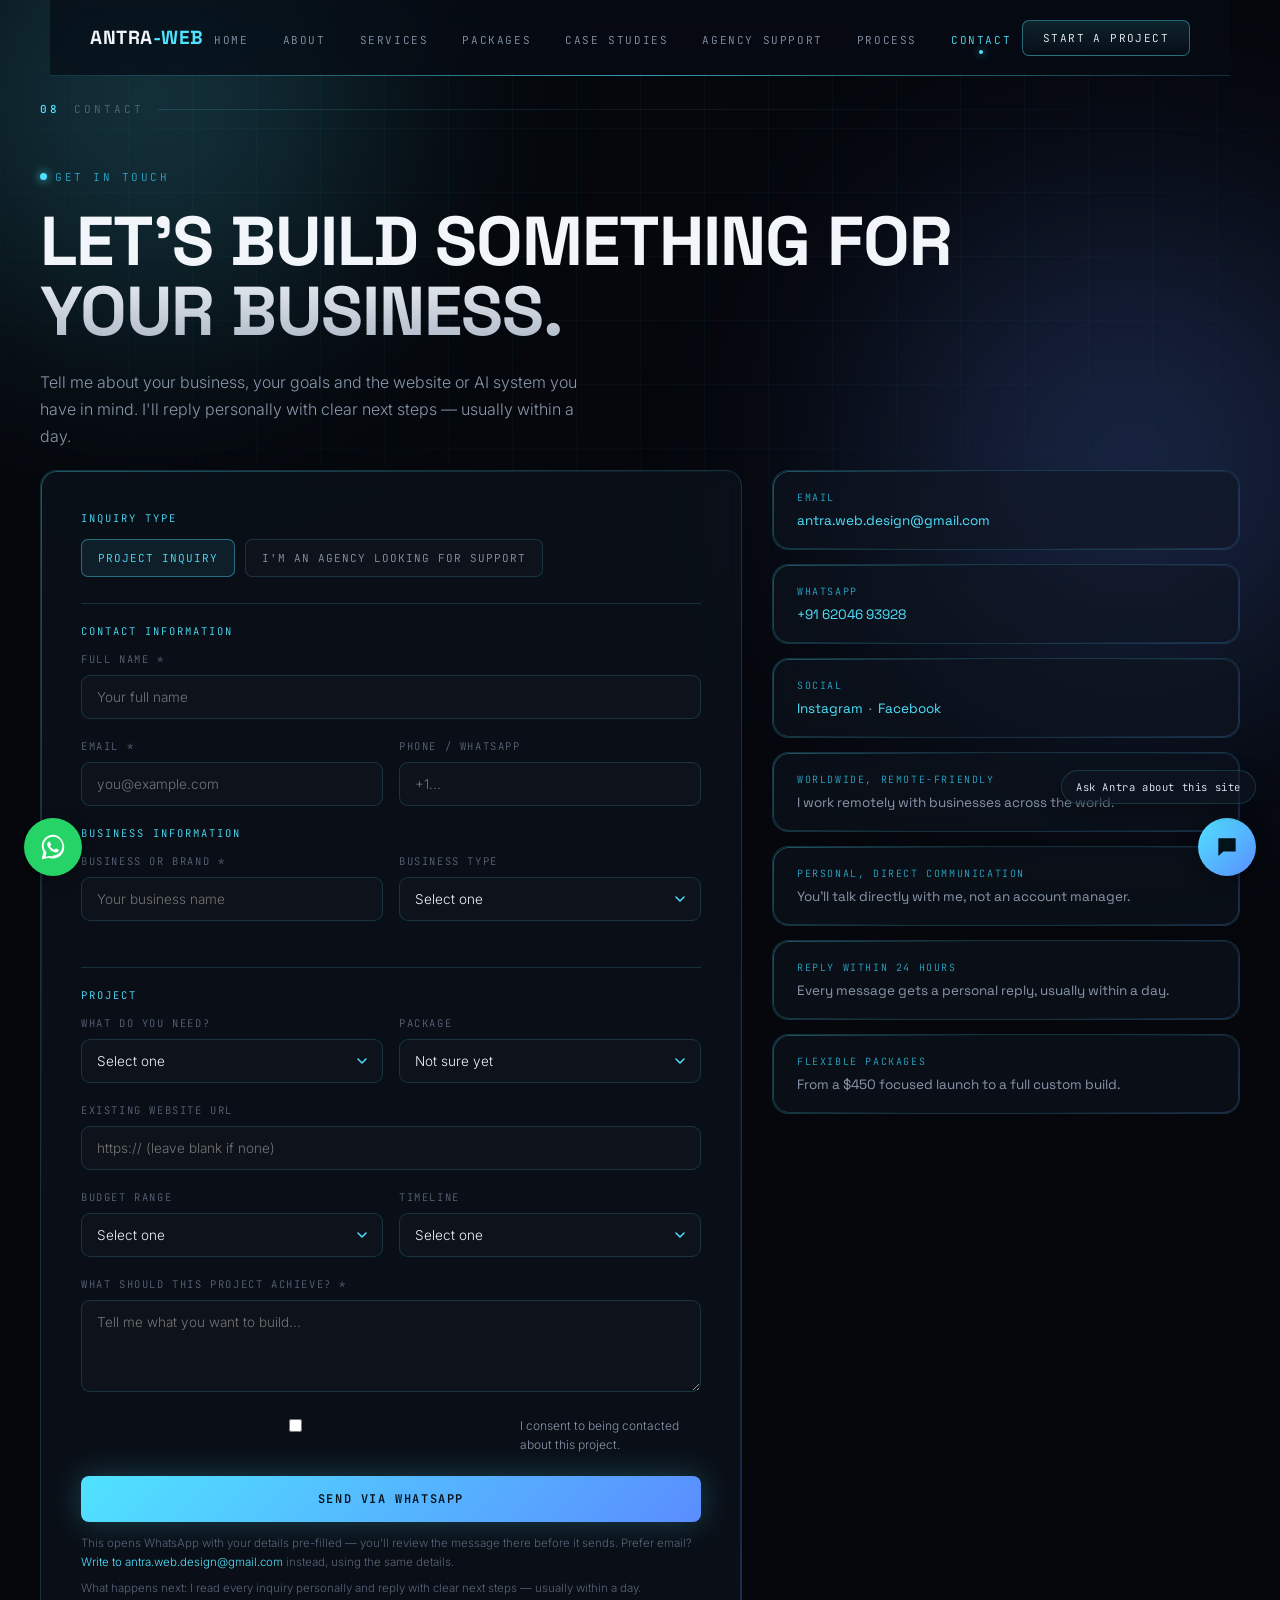
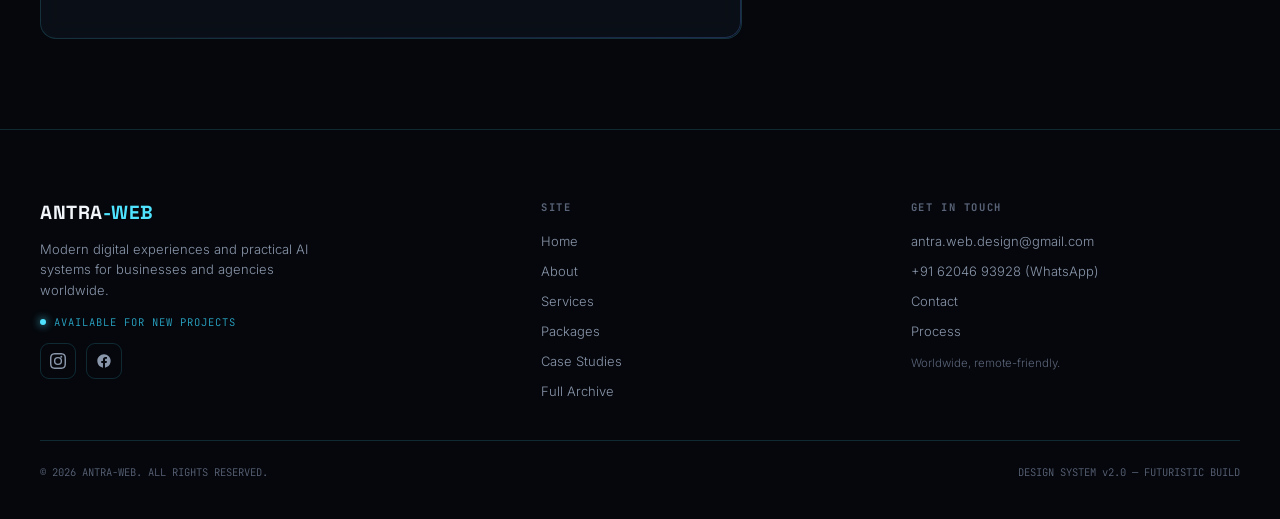
<file: contact.html>
<!DOCTYPE html>
<html lang="en">
<head>
<meta charset="UTF-8">
<title>ANTRA-WEB — Start A Project</title>
<meta name="viewport" content="width=device-width, initial-scale=1.0">
<meta name="description" content="Start a website or AI project, or an agency support inquiry with ANTRA-WEB. I reply personally with clear next steps, usually within a day.">
<link rel="canonical" href="https://antra-web.github.io/Antra-Web/contact.html">
<meta property="og:type" content="website">
<meta property="og:title" content="ANTRA-WEB — Start A Project">
<meta property="og:description" content="Start a website or AI project, or an agency support inquiry with ANTRA-WEB. I reply personally with clear next steps, usually within a day.">
<meta property="og:url" content="https://antra-web.github.io/Antra-Web/contact.html">
<meta property="og:image" content="https://antra-web.github.io/Antra-Web/assets/hero-poster.jpg">
<meta name="twitter:card" content="summary_large_image">
<meta name="twitter:title" content="ANTRA-WEB — Start A Project">
<meta name="twitter:description" content="Start a website or AI project, or an agency support inquiry with ANTRA-WEB. I reply personally with clear next steps, usually within a day.">
<link rel="preconnect" href="https://fonts.googleapis.com">
<link href="https://fonts.googleapis.com/css2?family=Space+Grotesk:wght@400;500;600;700&family=Inter:wght@300;400;500;600&family=JetBrains+Mono:wght@400;500&display=swap" rel="stylesheet">
<link rel="stylesheet" href="css/animations.css"><link rel="stylesheet" href="css/responsive-repair.css"><script src="js/responsive-repair.js" defer></script><link rel="stylesheet" href="css/agent.css"><link rel="stylesheet" href="css/antra-float.css">
<style>

  :root{
    --bg-void:#05070c;
    --bg-deep:#0a0f1a;
    --bg-panel:#0d1420;
    --navy:#0b1626;
    --charcoal:#10141c;
    --cyan:#4fe3ff;
    --cyan-dim:#2aa8c9;
    --blue:#5a8dff;
    --blue-white:#e8f4ff;
    --white:#f2f6fa;
    --gray:#8a97ab;
    --gray-dim:#5a6478;
    --line: rgba(79,227,255,0.16);
    --glass: rgba(16,22,34,0.55);
    --glass-hi: rgba(30,42,60,0.55);
    --font-display: 'Space Grotesk', sans-serif;
    --font-body: 'Inter', sans-serif;
    --font-mono: 'JetBrains Mono', monospace;
  }
  *{margin:0;padding:0;box-sizing:border-box;}
  html{scroll-behavior:smooth;}
  body{
    background:var(--bg-void);
    color:var(--white);
    font-family:var(--font-body);
    font-weight:300;
    -webkit-font-smoothing:antialiased;
    overflow-x:hidden;
  }
  a{color:inherit;text-decoration:none;}
  img{display:block;max-width:100%;}

  /* ===== BACKDROP ===== */
  .grid-field{
    position:fixed;inset:0;z-index:0;pointer-events:none;
    background-image:
      linear-gradient(rgba(79,227,255,0.035) 1px, transparent 1px),
      linear-gradient(90deg, rgba(79,227,255,0.035) 1px, transparent 1px);
    background-size:64px 64px;
    mask-image:radial-gradient(ellipse 80% 60% at 50% 20%, black 40%, transparent 90%);
  }
  .glow-orb{
    position:fixed;border-radius:50%;filter:blur(120px);pointer-events:none;z-index:0;opacity:0.35;
  }
  .glow-a{width:600px;height:600px;background:radial-gradient(circle,var(--cyan),transparent 70%);top:-200px;left:-150px;}
  .glow-b{width:700px;height:700px;background:radial-gradient(circle,var(--blue),transparent 70%);bottom:10%;right:-200px;}

  /* ===== NAV ===== */
  .navbar{
    position:sticky;top:0;z-index:100;
    display:flex;align-items:center;justify-content:space-between;
    padding:16px 40px;
    background:rgba(8,12,20,0.72);
    backdrop-filter:blur(18px) saturate(140%);
    border-bottom:1px solid var(--line);
  }
  .navbar::after{
    content:'';position:absolute;left:0;right:0;bottom:-1px;height:1px;
    background:linear-gradient(90deg,transparent, var(--cyan), transparent);
    opacity:0.6;
  }
  .logo{font-family:var(--font-display);font-weight:700;font-size:19px;letter-spacing:0.5px;}
  .logo span{color:var(--cyan);}
  .nav-links{display:flex;gap:6px;list-style:none;}
  .nav-links li a{
    position:relative;font-family:var(--font-mono);font-size:11px;letter-spacing:1.6px;
    color:var(--gray);padding:9px 14px;border-radius:6px;transition:all .25s;
  }
  .nav-links li a:hover{color:var(--blue-white);background:rgba(79,227,255,0.06);}
  .nav-links li a.active{color:var(--cyan);}
  .nav-links li a.active::before{
    content:'';position:absolute;left:50%;bottom:2px;transform:translateX(-50%);
    width:4px;height:4px;border-radius:50%;background:var(--cyan);
    box-shadow:0 0 8px var(--cyan);
  }
  .nav-cta{
    font-family:var(--font-mono);font-size:11px;letter-spacing:1.4px;
    padding:10px 20px;border-radius:7px;
    border:1px solid rgba(79,227,255,0.4);
    background:linear-gradient(180deg, rgba(79,227,255,0.12), rgba(79,227,255,0.02));
    box-shadow:0 0 0 rgba(79,227,255,0);
    transition:box-shadow .3s, border-color .3s;
    white-space:nowrap;
  }
  .nav-cta:hover{border-color:var(--cyan);box-shadow:0 0 24px rgba(79,227,255,0.35);}

  /* ===== PAGE FRAME (each of the 8 pages) ===== */
  .page-block{position:relative;z-index:1;border-bottom:1px solid var(--line);}
  .page-tag{
    display:flex;align-items:center;gap:14px;
    padding:26px 40px 0;
    font-family:var(--font-mono);font-size:11px;letter-spacing:3px;color:var(--gray-dim);
  }
  .page-tag .num{color:var(--cyan);font-weight:500;}
  .page-tag .rule{flex:1;height:1px;background:linear-gradient(90deg,var(--line),transparent);}

  section.hero{
    position:relative;
    padding:48px 40px 90px;
    max-width:1400px;margin:0 auto;
  }
  .eyebrow{
    display:inline-flex;align-items:center;gap:8px;
    font-family:var(--font-mono);font-size:11px;letter-spacing:2.5px;color:var(--cyan-dim);
    margin-bottom:22px;
  }
  .eyebrow::before{content:'';width:7px;height:7px;border-radius:50%;background:var(--cyan);box-shadow:0 0 10px var(--cyan);}
  h1.h-title{
    font-family:var(--font-display);font-weight:700;
    font-size:clamp(38px,5.4vw,74px);line-height:1.02;letter-spacing:-1px;
    max-width:920px;
    background:linear-gradient(180deg,var(--white) 40%, var(--gray) 130%);
    -webkit-background-clip:text;background-clip:text;color:transparent;
  }
  .h-sub{
    margin-top:22px;max-width:560px;font-size:16px;line-height:1.7;color:var(--gray);font-weight:300;
  }
  .btn-row{display:flex;gap:16px;margin-top:38px;flex-wrap:wrap;}
  .btn{
    font-family:var(--font-mono);font-size:12px;letter-spacing:1.6px;
    padding:15px 28px;border-radius:8px;cursor:pointer;
    transition:all .28s;
  }
  .btn-primary{
    background:linear-gradient(135deg,var(--cyan),var(--blue));
    color:#03131c;font-weight:600;box-shadow:0 0 30px rgba(79,227,255,0.25);
  }
  .btn-primary:hover{box-shadow:0 0 46px rgba(79,227,255,0.5);transform:translateY(-1px);}
  .btn-ghost{
    border:1px solid rgba(255,255,255,0.16);color:var(--blue-white);
    background:rgba(255,255,255,0.02);
  }
  .btn-ghost:hover{border-color:var(--cyan);background:rgba(79,227,255,0.05);}

  h2.section-title{
    font-family:var(--font-display);font-weight:600;font-size:clamp(26px,3vw,38px);
    letter-spacing:-0.5px;
  }
  .section-lede{color:var(--gray);max-width:520px;margin-top:12px;font-size:15px;line-height:1.7;}
  .section-head{display:flex;justify-content:space-between;align-items:flex-end;gap:30px;flex-wrap:wrap;padding:0 40px;max-width:1400px;margin:0 auto 44px;}
  .section-head .idx{font-family:var(--font-mono);font-size:12px;color:var(--gray-dim);letter-spacing:2px;}
  .content-block{padding:90px 40px;max-width:1400px;margin:0 auto;}
  .content-block.tight{padding-top:0;}

  /* glass panel base */
  .glass{
    background:var(--glass);
    border:1px solid var(--line);
    border-radius:16px;
    backdrop-filter:blur(10px);
    position:relative;
  }
  .glass::before{
    content:'';position:absolute;inset:0;border-radius:16px;padding:1px;
    background:linear-gradient(135deg, rgba(79,227,255,0.35), transparent 40%, transparent 60%, rgba(90,141,255,0.25));
    -webkit-mask:linear-gradient(#fff 0 0) content-box, linear-gradient(#fff 0 0);
    -webkit-mask-composite:xor;mask-composite:exclude;
    pointer-events:none;
  }

  /* ===================== HOME HERO ===================== */
  .home-hero-wrap{
    position:relative;border-radius:22px;overflow:hidden;
    margin-top:34px;
    border:1px solid var(--line);
    background:#04070c;
  }
  .laptop-stage{
    position:relative;width:100%;aspect-ratio:16/10;overflow:hidden;
  }
  .laptop-stage img{
    position:absolute;inset:0;width:100%;height:100%;object-fit:cover;
    filter:brightness(0.72) contrast(1.08) saturate(0.9);
  }
  .stage-vignette{
    position:absolute;inset:0;
    background:radial-gradient(ellipse 70% 60% at 50% 55%, transparent 30%, rgba(4,7,12,0.85) 100%),
               linear-gradient(180deg, rgba(4,7,12,0.5), transparent 30%, transparent 60%, rgba(4,7,12,0.75));
  }
  .hud-overlay{position:absolute;inset:0;opacity:0;transition:opacity 1s ease;pointer-events:none;}
  .laptop-stage.on .hud-overlay{opacity:1;}
  .hud-overlay svg{position:absolute;inset:0;width:100%;height:100%;}
  .hud-line{stroke:var(--cyan);stroke-width:1;opacity:0;stroke-dasharray:4 4;}
  .laptop-stage.on .hud-line{opacity:0.55;animation:dash 3s linear infinite;}
  @keyframes dash{to{stroke-dashoffset:-40;}}

  .hologram-core{
    position:absolute;left:50%;top:46%;transform:translate(-50%,-50%) scale(0.85);
    text-align:center;opacity:0;transition:opacity .8s ease, transform .8s ease;
  }
  .laptop-stage.on .hologram-core{opacity:1;transform:translate(-50%,-50%) scale(1);}
  .hologram-core .ring{
    width:220px;height:220px;border-radius:50%;margin:0 auto;
    border:1px solid rgba(79,227,255,0.5);
    box-shadow:0 0 60px rgba(79,227,255,0.35), inset 0 0 40px rgba(79,227,255,0.15);
    display:flex;align-items:center;justify-content:center;
    animation:pulse-ring 3.4s ease-in-out infinite;
  }
  @keyframes pulse-ring{0%,100%{box-shadow:0 0 40px rgba(79,227,255,0.25), inset 0 0 30px rgba(79,227,255,0.1);}50%{box-shadow:0 0 80px rgba(79,227,255,0.5), inset 0 0 50px rgba(79,227,255,0.22);}}
  .hologram-core .label{
    font-family:var(--font-display);font-weight:600;font-size:14px;letter-spacing:1px;color:var(--blue-white);
    line-height:1.35;
  }
  .hud-module{
    position:absolute;padding:9px 13px;border-radius:9px;
    background:rgba(9,16,26,0.55);border:1px solid rgba(79,227,255,0.35);
    font-family:var(--font-mono);font-size:10px;letter-spacing:1px;color:var(--blue-white);
    backdrop-filter:blur(6px);opacity:0;transform:translateY(8px);
    transition:opacity .6s ease, transform .6s ease;
    box-shadow:0 0 18px rgba(79,227,255,0.12);
  }
  .laptop-stage.on .hud-module{opacity:1;transform:translateY(0);}
  .m1{top:10%;left:6%;transition-delay:.15s;}
  .m2{top:6%;left:38%;transition-delay:.3s;}
  .m3{top:10%;right:5%;transition-delay:.45s;}
  .m4{top:34%;left:2%;transition-delay:.6s;}
  .m5{top:34%;right:2%;transition-delay:.75s;}
  .m6{bottom:8%;left:4%;transition-delay:.9s;}
  .m7{bottom:12%;left:37%;transition-delay:1.05s;}
  .m8{bottom:8%;right:4%;transition-delay:1.2s;}

  .stage-toggle{
    position:absolute;bottom:20px;left:50%;transform:translateX(-50%);
    display:flex;gap:2px;background:rgba(6,10,16,0.7);border:1px solid var(--line);
    border-radius:30px;padding:4px;backdrop-filter:blur(10px);z-index:5;
  }
  .stage-toggle button{
    font-family:var(--font-mono);font-size:10px;letter-spacing:1.4px;padding:8px 16px;
    border-radius:24px;color:var(--gray);cursor:pointer;background:transparent;border:none;transition:all .3s;
  }
  .stage-toggle button.active{background:linear-gradient(135deg,var(--cyan),var(--blue));color:#03131c;font-weight:600;}

  .hero-copy-panel{
    position:absolute;left:5%;bottom:14%;max-width:420px;z-index:4;
  }
  .caption-tag{font-family:var(--font-mono);font-size:10px;letter-spacing:2px;color:var(--cyan);margin-bottom:6px;}
  .caption-txt{font-size:12px;color:var(--gray);line-height:1.6;}

  /* motion reference strip */
  .motion-strip{
    display:flex;align-items:center;gap:8px;flex-wrap:wrap;
    margin-top:26px;padding:16px 20px;border-radius:12px;
    font-family:var(--font-mono);font-size:10.5px;letter-spacing:1px;color:var(--gray);
  }
  .motion-strip .step{color:var(--blue-white);padding:6px 10px;border:1px solid var(--line);border-radius:6px;}
  .motion-strip .arrow{color:var(--cyan-dim);}

  /* ===== capability / feature grids ===== */
  .capability-row{display:grid;grid-template-columns:1.1fr 1.4fr;gap:26px;}
  @media(max-width:900px){.capability-row{grid-template-columns:1fr;}}
  .cap-lead{padding:34px;}
  .cap-lead .big-num{font-family:var(--font-display);font-size:60px;font-weight:700;color:transparent;-webkit-text-stroke:1px var(--cyan-dim);line-height:1;}
  .cap-mini-grid{display:grid;grid-template-columns:1fr 1fr;gap:18px;}
  .cap-card{padding:24px;transition:transform .3s, border-color .3s;}
  .cap-card:hover{transform:translateY(-4px);border-color:rgba(79,227,255,0.45);}
  .cap-card .ic{width:34px;height:34px;border-radius:9px;border:1px solid var(--line);display:flex;align-items:center;justify-content:center;margin-bottom:16px;color:var(--cyan);font-family:var(--font-mono);font-size:13px;}
  .cap-card h3{font-family:var(--font-display);font-size:16px;font-weight:600;margin-bottom:8px;}
  .cap-card p{font-size:13px;color:var(--gray);line-height:1.6;}

  /* featured projects - varied composition */
  .proj-showcase{display:grid;grid-template-columns:1.3fr 1fr;gap:20px;}
  .proj-main{position:relative;border-radius:18px;overflow:hidden;min-height:420px;padding:30px;display:flex;flex-direction:column;justify-content:flex-end;background:linear-gradient(160deg,#0d1826,#060a10);}
  .proj-side{display:flex;flex-direction:column;gap:20px;}
  .proj-mini{border-radius:16px;padding:22px;flex:1;background:linear-gradient(160deg,#0c1420,#070a10);}
  @media(max-width:900px){.proj-showcase{grid-template-columns:1fr;}}
  .browser-chrome{display:flex;gap:5px;margin-bottom:14px;}
  .browser-chrome span{width:8px;height:8px;border-radius:50%;background:rgba(255,255,255,0.15);}
  .tag-pill{display:inline-block;font-family:var(--font-mono);font-size:9.5px;letter-spacing:1.4px;color:var(--cyan);border:1px solid rgba(79,227,255,0.35);padding:4px 10px;border-radius:20px;margin-bottom:14px;}

  /* why us split */
  .why-split{display:grid;grid-template-columns:1fr 1fr;gap:60px;align-items:center;}
  @media(max-width:900px){.why-split{grid-template-columns:1fr;}}
  .why-list{display:flex;flex-direction:column;}
  .why-item{padding:22px 0;border-top:1px solid var(--line);display:flex;gap:20px;}
  .why-item:last-child{border-bottom:1px solid var(--line);}
  .why-item .n{font-family:var(--font-mono);color:var(--cyan-dim);font-size:12px;padding-top:2px;}
  .why-item h4{font-family:var(--font-display);font-size:16px;font-weight:600;margin-bottom:6px;}
  .why-item p{font-size:13px;color:var(--gray);line-height:1.6;max-width:400px;}
  .why-visual{position:relative;aspect-ratio:1;border-radius:20px;overflow:hidden;}
  .orbit-vis{position:absolute;inset:0;display:flex;align-items:center;justify-content:center;}
  .orbit-ring{position:absolute;border:1px solid rgba(79,227,255,0.18);border-radius:50%;}
  .orbit-ring.r1{width:90%;height:90%;}
  .orbit-ring.r2{width:65%;height:65%;border-color:rgba(90,141,255,0.2);}
  .orbit-ring.r3{width:40%;height:40%;}
  .orbit-core{width:80px;height:80px;border-radius:50%;background:radial-gradient(circle,rgba(79,227,255,0.35),transparent 70%);border:1px solid var(--cyan);box-shadow:0 0 50px rgba(79,227,255,0.4);}

  /* final CTA */
  .final-cta{
    padding:80px 50px;border-radius:24px;text-align:center;position:relative;overflow:hidden;
    background:radial-gradient(ellipse at 50% 0%, rgba(79,227,255,0.1), transparent 60%), #070b12;
  }
  .final-cta h2{font-family:var(--font-display);font-size:clamp(30px,4vw,50px);font-weight:700;max-width:700px;margin:0 auto 20px;}
  .final-cta p{color:var(--gray);max-width:460px;margin:0 auto 34px;}

  /* ===================== ABOUT PAGE ===================== */
  .story-flow{display:flex;justify-content:space-between;position:relative;padding:60px 10px 20px;}
  .story-flow::before{
    content:'';position:absolute;left:5%;right:5%;top:50%;height:1px;
    background:repeating-linear-gradient(90deg,var(--line) 0 8px, transparent 8px 16px);
  }
  .story-node{position:relative;z-index:2;text-align:center;flex:1;}
  .story-node .dot{
    width:14px;height:14px;border-radius:50%;background:var(--bg-void);
    border:2px solid var(--cyan);margin:0 auto 14px;
    box-shadow:0 0 16px rgba(79,227,255,0.5);
  }
  .story-node .label{font-family:var(--font-mono);font-size:10.5px;letter-spacing:1.6px;color:var(--blue-white);}
  @media(max-width:900px){.story-flow{flex-wrap:wrap;gap:30px 0;}.story-flow::before{display:none;}.story-node{flex:0 0 33%;}}

  .panel-mosaic{display:grid;grid-template-columns:repeat(5,1fr);gap:16px;}
  @media(max-width:900px){.panel-mosaic{grid-template-columns:1fr 1fr;}}
  .panel-mosaic .p{padding:22px 18px;}
  .panel-mosaic .p h4{font-family:var(--font-display);font-size:14px;font-weight:600;margin-bottom:10px;color:var(--cyan);}
  .panel-mosaic .p p{font-size:12.5px;color:var(--gray);line-height:1.6;}

  /* ===================== SERVICES PAGE — orbit ecosystem ===================== */
  .service-orbit{position:relative;min-height:760px;display:flex;align-items:center;justify-content:center;}
  .service-orbit .hub{
    width:150px;height:150px;border-radius:50%;display:flex;align-items:center;justify-content:center;
    text-align:center;font-family:var(--font-display);font-weight:600;font-size:13px;
    border:1px solid var(--cyan);background:radial-gradient(circle,rgba(79,227,255,0.14),transparent 70%);
    box-shadow:0 0 60px rgba(79,227,255,0.3);z-index:3;
  }
  .service-node{
    position:absolute;width:190px;padding:16px;z-index:2;
  }
  .service-node .idx{font-family:var(--font-mono);font-size:10px;color:var(--cyan-dim);}
  .service-node h4{font-family:var(--font-display);font-size:14px;font-weight:600;margin:6px 0 6px;}
  .service-node p{font-size:11.5px;color:var(--gray);line-height:1.5;}
  .orbit-svg{position:absolute;inset:0;width:100%;height:100%;z-index:1;}
  .orbit-svg line{stroke:rgba(79,227,255,0.25);stroke-width:1;stroke-dasharray:3 5;}
  .services-fallback-grid{display:none;grid-template-columns:repeat(3,1fr);gap:18px;}
  @media(max-width:1000px){.service-orbit{display:none;}.services-fallback-grid{display:grid;}}
  @media(max-width:640px){.services-fallback-grid{grid-template-columns:1fr;}}
  .services-fallback-grid .p{padding:22px;}

  /* ===================== PACKAGES PAGE ===================== */
  .pricing-grid{display:grid;grid-template-columns:repeat(4,1fr);gap:18px;}
  @media(max-width:1100px){.pricing-grid{grid-template-columns:1fr 1fr;}}
  @media(max-width:640px){.pricing-grid{grid-template-columns:1fr;}}
  .price-card{padding:30px 24px;display:flex;flex-direction:column;position:relative;}
  .price-card.featured{
    border-color:rgba(79,227,255,0.6);
    background:linear-gradient(160deg, rgba(79,227,255,0.09), rgba(16,22,34,0.6));
    box-shadow:0 0 60px rgba(79,227,255,0.22);
    transform:translateY(-10px);
  }
  .badge-pop{position:absolute;top:-13px;left:50%;transform:translateX(-50%);
    font-family:var(--font-mono);font-size:9.5px;letter-spacing:1.6px;color:#03131c;
    background:linear-gradient(135deg,var(--cyan),var(--blue));padding:6px 14px;border-radius:20px;font-weight:600;}
  .price-card .p-name{font-family:var(--font-display);font-size:19px;font-weight:600;}
  .price-card .p-target{font-size:11.5px;color:var(--gray-dim);margin:6px 0 20px;}
  .price-card .p-price{font-family:var(--font-display);font-size:38px;font-weight:700;color:var(--blue-white);}
  .price-card .p-price span{font-size:12px;color:var(--gray);font-family:var(--font-mono);}
  .p-features{list-style:none;margin:22px 0 26px;flex:1;}
  .p-features li{font-size:12.5px;color:var(--gray);padding:8px 0;border-top:1px solid rgba(255,255,255,0.06);display:flex;gap:8px;}
  .p-features li::before{content:'—';color:var(--cyan-dim);}
  .p-cta{text-align:center;font-family:var(--font-mono);font-size:11px;letter-spacing:1.4px;padding:12px;border-radius:8px;border:1px solid var(--line);}
  .price-card.featured .p-cta{background:linear-gradient(135deg,var(--cyan),var(--blue));color:#03131c;font-weight:600;border:none;}

  .compare-table{width:100%;border-collapse:collapse;margin-top:20px;font-size:12.5px;}
  .compare-table th,.compare-table td{padding:14px 16px;text-align:left;border-bottom:1px solid var(--line);}
  .compare-table th{font-family:var(--font-mono);font-size:10.5px;letter-spacing:1.2px;color:var(--gray-dim);}
  .compare-table td{color:var(--gray);}
  .compare-table td.yes{color:var(--cyan);}

  /* ===================== PORTFOLIO PAGE ===================== */
  .filter-row{display:flex;gap:10px;flex-wrap:wrap;margin-bottom:34px;}
  .filter-pill{font-family:var(--font-mono);font-size:10.5px;letter-spacing:1.4px;padding:9px 16px;border-radius:22px;border:1px solid var(--line);color:var(--gray);}
  .filter-pill.active{color:#03131c;background:linear-gradient(135deg,var(--cyan),var(--blue));border:none;font-weight:600;}
  .portfolio-grid{display:grid;grid-template-columns:repeat(3,1fr);gap:22px;}
  @media(max-width:1000px){.portfolio-grid{grid-template-columns:1fr 1fr;}}
  @media(max-width:640px){.portfolio-grid{grid-template-columns:1fr;}}
  .port-card{border-radius:16px;overflow:hidden;transition:transform .35s;}
  .port-card:hover{transform:translateY(-6px) scale(1.01);}
  .port-frame{aspect-ratio:4/3;background:linear-gradient(150deg,#0e1826,#060a10);position:relative;overflow:hidden;display:flex;align-items:center;justify-content:center;}
  .port-frame .win-chrome{position:absolute;top:0;left:0;right:0;height:26px;background:rgba(255,255,255,0.03);display:flex;align-items:center;gap:5px;padding:0 10px;border-bottom:1px solid var(--line);}
  .port-frame .win-chrome span{width:6px;height:6px;border-radius:50%;background:rgba(255,255,255,0.15);}
  .port-frame .mock{width:70%;height:60%;border:1px solid rgba(79,227,255,0.3);border-radius:8px;background:rgba(79,227,255,0.04);}
  .port-body{padding:18px 4px;}
  .port-body .cat{font-family:var(--font-mono);font-size:9.5px;color:var(--cyan-dim);letter-spacing:1.4px;}
  .port-body h4{font-family:var(--font-display);font-size:15px;font-weight:600;margin:6px 0;}
  .port-body p{font-size:12px;color:var(--gray);margin-bottom:12px;}
  .port-link{font-family:var(--font-mono);font-size:10.5px;letter-spacing:1.4px;color:var(--cyan);}

  /* ===================== PROCESS PAGE — architecture diagram ===================== */
  .arch-diagram{position:relative;padding:40px 0;}
  .arch-row{display:flex;gap:16px;justify-content:space-between;flex-wrap:wrap;}
  .arch-node{flex:1;min-width:180px;padding:20px;position:relative;}
  .arch-node .n-idx{font-family:var(--font-mono);font-size:20px;font-weight:600;color:transparent;-webkit-text-stroke:1px var(--cyan-dim);}
  .arch-node h4{font-family:var(--font-display);font-size:14px;font-weight:600;margin:10px 0 6px;}
  .arch-node p{font-size:11.5px;color:var(--gray);line-height:1.5;}
  .arch-connector{height:1px;flex-basis:100%;background:repeating-linear-gradient(90deg,var(--line) 0 6px,transparent 6px 12px);margin:0;align-self:center;display:none;}
  @media(min-width:1000px){.arch-connector{display:block;}}

  /* ===================== FAQ PAGE ===================== */
  .accordion-list{display:flex;flex-direction:column;gap:14px;}
  .acc-item{padding:0;overflow:hidden;}
  .acc-head{padding:22px 26px;display:flex;justify-content:space-between;align-items:center;cursor:pointer;}
  .acc-head h4{font-family:var(--font-display);font-size:15.5px;font-weight:500;}
  .acc-icon{width:26px;height:26px;border-radius:50%;border:1px solid var(--line);display:flex;align-items:center;justify-content:center;font-size:13px;color:var(--cyan);flex-shrink:0;margin-left:20px;transition:transform .3s;}
  .acc-item.open .acc-icon{transform:rotate(45deg);border-color:var(--cyan);box-shadow:0 0 14px rgba(79,227,255,0.3);}
  .acc-body{max-height:0;overflow:hidden;transition:max-height .4s ease, padding .4s ease;padding:0 26px;}
  .acc-item.open .acc-body{max-height:200px;padding:0 26px 24px;}
  .acc-body p{font-size:13px;color:var(--gray);line-height:1.7;border-top:1px solid var(--line);padding-top:16px;}
  .acc-item.open{border-color:rgba(79,227,255,0.4);}

  /* ===================== CONTACT PAGE ===================== */
  .contact-layout{display:grid;grid-template-columns:1.5fr 1fr;gap:30px;align-items:start;}
  @media(max-width:900px){.contact-layout{grid-template-columns:1fr;}}
  .form-panel{padding:40px;}
  @media(max-width:640px){.form-panel{padding:26px 22px;}}
  .field{margin-bottom:20px;}
  .field label{display:block;font-family:var(--font-mono);font-size:10.5px;letter-spacing:1.6px;color:var(--gray-dim);margin-bottom:9px;}
  .field input,.field select,.field textarea{
    width:100%;background:rgba(255,255,255,0.02);border:1px solid var(--line);border-radius:9px;
    padding:13px 15px;color:var(--white);font-family:var(--font-body);font-size:13.5px;
    transition:border-color .3s, box-shadow .3s;
  }
  .field input:hover,.field select:hover,.field textarea:hover{
    border-color:rgba(79,227,255,0.4);
  }
  .field input:focus,.field select:focus,.field textarea:focus{
    outline:none;border-color:var(--cyan);box-shadow:0 0 0 3px rgba(79,227,255,0.12), 0 0 24px rgba(79,227,255,0.15);
  }
  .field.focus-demo input{border-color:var(--cyan);box-shadow:0 0 0 3px rgba(79,227,255,0.12), 0 0 24px rgba(79,227,255,0.15);}
  /* Native select fix: force a dark color-scheme so the browser's own
     dropdown panel uses light text on a dark background, and set
     explicit colors on the element + its options as a fallback for
     browsers that don't honor color-scheme. Also add a custom chevron
     since appearance:none removes the native one. */
  .field select{
    color-scheme:dark;
    appearance:none;-webkit-appearance:none;-moz-appearance:none;
    background-color:rgba(255,255,255,0.02);
    background-image:url("data:image/svg+xml,%3Csvg xmlns='http://www.w3.org/2000/svg' width='10' height='6' viewBox='0 0 10 6'%3E%3Cpath d='M1 1l4 4 4-4' stroke='%234fe3ff' stroke-width='1.5' fill='none' stroke-linecap='round' stroke-linejoin='round'/%3E%3C/svg%3E");
    background-repeat:no-repeat;
    background-position:right 15px center;
    padding-right:36px;
    cursor:pointer;
  }
  .field select option{
    background-color:#0d1420;
    color:var(--white);
  }
  .info-stack{display:flex;flex-direction:column;gap:14px;position:sticky;top:96px;}
  @media(max-width:900px){.info-stack{position:static;}}
  .info-panel{padding:20px 24px;}
  .info-panel .tag{font-family:var(--font-mono);font-size:10px;letter-spacing:1.6px;color:var(--cyan-dim);margin-bottom:8px;}
  .info-panel .val{font-family:var(--font-display);font-size:15px;font-weight:500;}
  .social-row{display:flex;gap:10px;margin-top:14px;}
  .social-row a{width:36px;height:36px;border-radius:9px;border:1px solid var(--line);display:flex;align-items:center;justify-content:center;color:var(--gray);transition:border-color .25s, color .25s, box-shadow .25s, transform .25s;}
  .social-row a:hover{border-color:var(--cyan);color:var(--cyan);box-shadow:0 0 16px rgba(79,227,255,0.25);transform:translateY(-2px);}
  .social-row svg{width:16px;height:16px;fill:currentColor;}

  /* ===== FLOATING WHATSAPP BUTTON ===== */
  .wa-float{
    position:fixed;left:24px;bottom:24px;z-index:200;
    width:58px;height:58px;border-radius:50%;
    background:#25D366;
    display:flex;align-items:center;justify-content:center;
    box-shadow:0 4px 18px rgba(0,0,0,0.35), 0 0 0 0 rgba(37,211,102,0.5);
    transition:transform .25s ease, box-shadow .25s ease;
    animation:wa-pulse 2.8s ease-in-out infinite;
  }
  .wa-float:hover{transform:translateY(-3px) scale(1.05);}
  .wa-float svg{width:30px;height:30px;fill:#fff;}
  @keyframes wa-pulse{
    0%,100%{box-shadow:0 4px 18px rgba(0,0,0,0.35), 0 0 0 0 rgba(37,211,102,0.45);}
    50%{box-shadow:0 4px 18px rgba(0,0,0,0.35), 0 0 0 10px rgba(37,211,102,0);}
  }
  @media(prefers-reduced-motion:reduce){.wa-float{animation:none;}}
  @media(max-width:640px){.wa-float{left:16px;bottom:16px;width:52px;height:52px;}.wa-float svg{width:26px;height:26px;}}

  /* ===== FOOTER ===== */
  footer{position:relative;z-index:1;padding:70px 40px 40px;}
  .footer-grid{max-width:1400px;margin:0 auto;display:grid;grid-template-columns:1.4fr 1fr 1fr 1fr;gap:40px;padding-bottom:40px;border-bottom:1px solid var(--line);}
  @media(max-width:800px){.footer-grid{grid-template-columns:1fr 1fr;}}
  .footer-grid h5{font-family:var(--font-mono);font-size:10.5px;letter-spacing:1.6px;color:var(--gray-dim);margin-bottom:16px;}
  .footer-grid ul{list-style:none;display:flex;flex-direction:column;gap:10px;}
  .footer-grid a{font-size:13px;color:var(--gray);}
  .footer-grid a:hover{color:var(--cyan);}
  .footer-bottom{max-width:1400px;margin:24px auto 0;display:flex;justify-content:space-between;font-family:var(--font-mono);font-size:10.5px;color:var(--gray-dim);flex-wrap:wrap;gap:10px;}

  ::selection{background:rgba(79,227,255,0.3);}
  ::-webkit-scrollbar{width:9px;}
  ::-webkit-scrollbar-track{background:var(--bg-void);}
  ::-webkit-scrollbar-thumb{background:#1a2434;border-radius:10px;}

/* ===================== ADDITIONS: shared modules ===================== */

.inquiry-toggle{display:flex;gap:10px;flex-wrap:wrap;margin-bottom:18px;}
.inquiry-btn{font-family:var(--font-mono);font-size:11px;letter-spacing:1px;padding:11px 16px;border-radius:7px;border:1px solid var(--line);background:rgba(255,255,255,.02);color:var(--gray);cursor:pointer;transition:all .2s;}
.inquiry-btn.active{color:var(--cyan);border-color:rgba(79,227,255,.4);background:rgba(79,227,255,.08);}
.inquiry-btn:hover{border-color:var(--cyan);}
/* WhatsApp CTA button */
.btn-whatsapp{
  display:inline-flex;align-items:center;gap:10px;
  font-family:var(--font-mono);font-size:12px;letter-spacing:1.4px;
  padding:14px 26px;border-radius:8px;cursor:pointer;
  background:linear-gradient(135deg,#25D366,#128C7E);
  color:#04150e;font-weight:600;box-shadow:0 0 30px rgba(37,211,102,0.25);
  transition:all .28s;
}
.btn-whatsapp:hover{box-shadow:0 0 46px rgba(37,211,102,0.5);transform:translateY(-1px);}
.btn-whatsapp svg{width:16px;height:16px;fill:currentColor;}

/* Tag cloud — Who We Work With */
.tag-cloud{display:flex;flex-wrap:wrap;gap:12px;}
.tag-chip{
  font-family:var(--font-mono);font-size:11.5px;letter-spacing:1px;color:var(--blue-white);
  padding:11px 18px;border-radius:24px;border:1px solid var(--line);
  background:rgba(79,227,255,0.04);transition:all .3s;
}
.tag-chip:hover{border-color:var(--cyan);background:rgba(79,227,255,0.09);transform:translateY(-2px);}

/* Service relationship grid */
.combo-grid{display:grid;grid-template-columns:1fr 1fr;gap:16px;}
@media(max-width:800px){.combo-grid{grid-template-columns:1fr;}}
.combo-card{padding:22px;display:flex;flex-direction:column;gap:10px;}
.combo-goal{font-family:var(--font-display);font-size:15px;font-weight:600;color:var(--blue-white);}
.combo-path{display:flex;align-items:center;gap:10px;flex-wrap:wrap;font-family:var(--font-mono);font-size:10.5px;letter-spacing:1px;}
.combo-path span{padding:6px 12px;border-radius:6px;border:1px solid var(--line);color:var(--cyan);}
.combo-path .plus{color:var(--gray-dim);border:none;padding:0;}

/* Disclaimer note */
.note-strip{
  display:flex;gap:12px;align-items:flex-start;padding:18px 22px;border-radius:12px;
  border:1px dashed rgba(79,227,255,0.3);background:rgba(79,227,255,0.03);
  font-size:12.5px;color:var(--gray);line-height:1.6;
}
.note-strip .ic{color:var(--cyan);font-family:var(--font-mono);font-size:14px;}

/* Quick launch card */
.quick-launch{
  padding:36px;border-radius:20px;display:flex;justify-content:space-between;align-items:center;gap:30px;flex-wrap:wrap;
  background:radial-gradient(ellipse at 0% 0%, rgba(79,227,255,0.08), transparent 60%);
}
.quick-launch .ql-price{font-family:var(--font-display);font-size:34px;font-weight:700;color:var(--cyan);}
.quick-launch .ql-price span{font-size:12px;color:var(--gray);font-family:var(--font-mono);font-weight:400;}

/* Custom scope factor pills */
.factor-row{display:flex;flex-wrap:wrap;gap:10px;margin-top:16px;}
.factor-row span{font-family:var(--font-mono);font-size:10.5px;color:var(--gray);padding:8px 14px;border:1px solid var(--line);border-radius:8px;}

/* ===== PORTFOLIO: floating holographic preview modal ===== */
.port-card{cursor:pointer;}
.modal-overlay{
  position:fixed;inset:0;z-index:1000;
  background:rgba(3,5,9,0.82);backdrop-filter:blur(6px);
  display:flex;align-items:center;justify-content:center;padding:24px;
  opacity:0;pointer-events:none;transition:opacity .35s ease;
}
.modal-overlay.open{opacity:1;pointer-events:auto;}
.modal-window{
  width:100%;max-width:920px;max-height:88vh;overflow:auto;
  border-radius:18px;border:1px solid rgba(79,227,255,0.45);
  background:linear-gradient(160deg, rgba(13,20,32,0.92), rgba(6,9,15,0.96));
  box-shadow:0 0 90px rgba(79,227,255,0.25), 0 30px 60px rgba(0,0,0,0.6);
  transform:translateY(24px) scale(0.97);transition:transform .4s cubic-bezier(.2,.9,.25,1);
}
.modal-overlay.open .modal-window{transform:translateY(0) scale(1);}
.modal-chrome{
  display:flex;align-items:center;justify-content:space-between;
  padding:14px 18px;border-bottom:1px solid var(--line);
}
.modal-chrome .dots{display:flex;gap:6px;}
.modal-chrome .dots span{width:9px;height:9px;border-radius:50%;background:rgba(255,255,255,0.15);}
.modal-chrome .url-bar{
  flex:1;margin:0 16px;font-family:var(--font-mono);font-size:11px;color:var(--gray);
  background:rgba(255,255,255,0.03);border:1px solid var(--line);border-radius:20px;
  padding:6px 16px;text-align:center;
}
.modal-close{
  width:28px;height:28px;border-radius:50%;border:1px solid var(--line);
  display:flex;align-items:center;justify-content:center;cursor:pointer;color:var(--gray);
  transition:all .25s;flex-shrink:0;
}
.modal-close:hover{color:var(--cyan);border-color:var(--cyan);box-shadow:0 0 14px rgba(79,227,255,0.3);}
.modal-preview{
  aspect-ratio:16/9;background:linear-gradient(150deg,#0e1826,#060a10);
  display:flex;align-items:center;justify-content:center;position:relative;overflow:hidden;
}
.modal-preview .mock-lg{width:82%;height:74%;border:1px solid rgba(79,227,255,0.35);border-radius:12px;background:rgba(79,227,255,0.045);
  display:flex;align-items:center;justify-content:center;font-family:var(--font-mono);font-size:11px;color:var(--gray-dim);letter-spacing:1.4px;}
.modal-body{padding:26px 30px 30px;}
.modal-body .cat{font-family:var(--font-mono);font-size:10px;letter-spacing:1.6px;color:var(--cyan-dim);}
.modal-body h3{font-family:var(--font-display);font-size:24px;font-weight:600;margin:8px 0 12px;}
.modal-body p{font-size:13.5px;color:var(--gray);line-height:1.7;max-width:560px;margin-bottom:24px;}
.modal-actions{display:flex;gap:14px;flex-wrap:wrap;}

/* ===== SIMPLIFIED FOOTER (no invented socials) ===== */
.footer-grid.simple{grid-template-columns:1.4fr 1fr 1fr;}
@media(max-width:800px){.footer-grid.simple{grid-template-columns:1fr 1fr;}}
.footer-availability{
  display:inline-flex;align-items:center;gap:8px;font-family:var(--font-mono);font-size:10.5px;
  color:var(--cyan-dim);letter-spacing:1px;margin-top:14px;
}
.footer-availability::before{content:'';width:6px;height:6px;border-radius:50%;background:var(--cyan);box-shadow:0 0 8px var(--cyan);}

/* value cards (about) */
.value-grid{display:grid;grid-template-columns:repeat(4,1fr);gap:16px;}
@media(max-width:900px){.value-grid{grid-template-columns:1fr 1fr;}}
.value-card{padding:26px 22px;}
.value-card .vn{font-family:var(--font-mono);font-size:11px;color:var(--cyan-dim);}
.value-card h4{font-family:var(--font-display);font-size:16px;font-weight:600;margin:10px 0 8px;}
.value-card p{font-size:12.5px;color:var(--gray);line-height:1.6;}

/* form section headers */
.form-section-label{
  font-family:var(--font-mono);font-size:10.5px;letter-spacing:2px;color:var(--cyan);
  margin:26px 0 14px;padding-top:20px;border-top:1px solid var(--line);
}
.form-section-label:first-child{margin-top:0;padding-top:0;border-top:none;}
.field-row{display:grid;grid-template-columns:1fr 1fr;gap:16px;}
@media(max-width:640px){.field-row{grid-template-columns:1fr;}}
.checkbox-field{display:flex;align-items:flex-start;gap:10px;font-size:12px;color:var(--gray);line-height:1.6;}
.checkbox-field input{margin-top:3px;}

/* home teaser cards for about/faq preview */
.mini-teaser{padding:30px;display:flex;flex-direction:column;gap:14px;}
.mini-teaser h3{font-family:var(--font-display);font-size:20px;font-weight:600;}
.mini-teaser p{font-size:13px;color:var(--gray);line-height:1.7;}

</style>
</head>
<body>
<div class="grid-field"></div><div class="glow-orb glow-a"></div><div class="glow-orb glow-b"></div>
<nav class="navbar">
<div class="logo">ANTRA<span>-WEB</span></div>
<ul class="nav-links">
<li><a href="index.html">HOME</a></li>
<li><a href="about.html">ABOUT</a></li>
<li><a href="services.html">SERVICES</a></li>
<li><a href="packages.html">PACKAGES</a></li>
<li><a href="case-studies.html">CASE STUDIES</a></li>
<li><a href="index.html#agency">AGENCY SUPPORT</a></li>
<li><a href="process.html">PROCESS</a></li>
<li><a href="contact.html" class="active">CONTACT</a></li>
</ul>
<a class="nav-cta" href="contact.html">START A PROJECT</a>
</nav>
<div class="page-block" id="contact">
<div class="page-tag"><span class="num">08</span><span>CONTACT</span><div class="rule"></div></div>
<section class="hero" style="padding-bottom:20px;">
<div class="eyebrow">GET IN TOUCH</div>
<h1 class="h-title">LET'S BUILD SOMETHING FOR YOUR BUSINESS.</h1>
<p class="h-sub">Tell me about your business, your goals and the website or AI system you have in mind. I'll reply personally with clear next steps — usually within a day.</p>
</section>

<div class="content-block tight">
<div class="contact-layout">
<form class="glass form-panel" id="contactForm" novalidate>

<div class="form-section-label">INQUIRY TYPE</div>
<div class="inquiry-toggle" role="group" aria-label="Inquiry type">
<button type="button" class="inquiry-btn active" data-type="project">PROJECT INQUIRY</button>
<button type="button" class="inquiry-btn" data-type="agency">I'M AN AGENCY LOOKING FOR SUPPORT</button>
</div>

<div class="form-section-label">CONTACT INFORMATION</div>
<div class="field"><label>FULL NAME *</label><input required type="text" name="fullName" placeholder="Your full name"/></div>
<div class="field-row">
<div class="field"><label>EMAIL *</label><input required type="email" name="email" placeholder="you@example.com"/></div>
<div class="field"><label>PHONE / WHATSAPP</label><input type="tel" name="phone" placeholder="+1..."/></div>
</div>

<div data-mode="project">
<div class="form-section-label">BUSINESS INFORMATION</div>
<div class="field-row">
<div class="field"><label>BUSINESS OR BRAND *</label><input type="text" name="businessName" placeholder="Your business name" data-mode-required="project"/></div>
<div class="field"><label>BUSINESS TYPE</label>
<select name="businessType">
<option value="">Select one</option>
<option>Restaurant</option><option>Cafe</option><option>Salon</option><option>Gym</option>
<option>Coach</option><option>Local Service</option><option>Home Service</option>
<option>Creative Business</option><option>Professional Service</option><option>Startup</option>
<option>Personal Brand</option><option>Other</option>
</select>
</div>
</div>

<div class="form-section-label">PROJECT</div>
<div class="field-row">
<div class="field"><label>WHAT DO YOU NEED?</label>
<select name="need">
<option value="">Select one</option>
<option>Website Design &amp; Development</option><option>Website Redesign</option><option>Landing Page</option><option>CMS Website</option>
<option>AI Agent Development</option><option>AI Automation</option><option>A combination of services</option><option>Not sure yet</option>
</select>
</div>
<div class="field"><label>PACKAGE</label>
<select name="package">
<option value="">Not sure yet</option>
<option>Quick Launch — $450</option><option>Starter — $750</option><option>Business — $1,500</option>
<option>Premium — $2,750</option><option>Custom Website Order</option>
<option>AI Assistant — $600</option><option>Lead &amp; Support Agent — $1,200</option><option>Custom AI Agent</option>
<option>Automation Starter — $500</option><option>Business Automation — $1,200</option><option>Custom Automation System</option>
<option>Custom Projects</option>
</select>
</div>
</div>
<div class="field"><label>EXISTING WEBSITE URL</label><input type="url" name="currentUrl" placeholder="https:// (leave blank if none)"/></div>
<div class="field-row">
<div class="field"><label>BUDGET RANGE</label>
<select name="budget">
<option value="">Select one</option>
<option>Not sure yet</option>
<option>Under $500</option><option>$500 – $1,000</option><option>$1,000 – $2,000</option>
<option>$2,000 – $3,500</option><option>$3,500+</option>
</select>
</div>
<div class="field"><label>TIMELINE</label>
<select name="timeline">
<option value="">Select one</option>
<option>ASAP</option><option>Within a week</option><option>1–2 weeks</option>
<option>Within a month</option><option>A month+</option><option>Not sure</option>
</select>
</div>
</div>
</div>

<div data-mode="agency" hidden>
<div class="form-section-label">AGENCY INFORMATION</div>
<div class="field-row">
<div class="field"><label>AGENCY NAME *</label><input type="text" name="agencyName" placeholder="Your agency name" data-mode-required="agency"/></div>
<div class="field"><label>TYPE OF SUPPORT NEEDED</label>
<select name="supportType">
<option value="">Select one</option>
<option>Landing pages</option><option>Responsive marketing websites</option>
<option>CMS builds</option><option>Visual refinement</option>
<option>AI agent development</option><option>AI automation</option>
<option>Ongoing capacity / retainer</option><option>Not sure yet</option>
</select>
</div>
</div>
<div class="field-row">
<div class="field"><label>WHITE-LABEL REQUIRED?</label>
<select name="whiteLabel">
<option value="">Select one</option>
<option>Yes, white-label delivery</option><option>No, delivered under my name is fine</option><option>Not sure yet</option>
</select>
</div>
<div class="field"><label>EXPECTED PROJECT SCOPE</label><input type="text" name="agencyScope" placeholder="e.g. 3 landing pages / month"/></div>
</div>
<div class="field"><label>AVAILABILITY OR DEADLINE</label><input type="text" name="agencyTimeline" placeholder="When do you need support to start?"/></div>
</div>

<div class="field"><label>WHAT SHOULD THIS PROJECT ACHIEVE? *</label><textarea required name="description" placeholder="Tell me what you want to build..." rows="4"></textarea></div>
<div class="checkbox-field"><input type="checkbox" required id="consent" name="consent"/><label for="consent">I consent to being contacted about this project.</label></div>
<button class="btn btn-primary" type="submit" style="width:100%;text-align:center;margin-top:22px;border:none;cursor:pointer;">SEND VIA WHATSAPP</button>
<p style="font-size:11.5px;color:var(--gray-dim);margin-top:12px;line-height:1.6;">This opens WhatsApp with your details pre-filled — you'll review the message there before it sends. Prefer email? <a href="mailto:antra.web.design@gmail.com" style="color:var(--cyan);">Write to antra.web.design@gmail.com</a> instead, using the same details.</p>
<p style="font-size:11.5px;color:var(--gray-dim);margin-top:8px;line-height:1.6;">What happens next: I read every inquiry personally and reply with clear next steps — usually within a day.</p>
</form>
<p id="formStatus" role="status" aria-live="polite" hidden style="color:var(--cyan);line-height:1.6;margin-top:18px;"></p>

<div class="info-stack">
<div class="glass info-panel"><div class="tag">EMAIL</div><div class="val" style="font-size:13.5px;font-weight:400;color:var(--gray);"><a href="mailto:antra.web.design@gmail.com" style="color:var(--cyan);">antra.web.design@gmail.com</a></div></div>
<div class="glass info-panel"><div class="tag">WHATSAPP</div><div class="val" style="font-size:13.5px;font-weight:400;color:var(--gray);"><a href="https://wa.me/916204693928" target="_blank" rel="noopener" style="color:var(--cyan);">+91 62046 93928</a></div></div>
<div class="glass info-panel"><div class="tag">SOCIAL</div><div class="val" style="font-size:13.5px;font-weight:400;color:var(--gray);"><a href="https://www.instagram.com/antra_web/" target="_blank" rel="noopener" style="color:var(--cyan);">Instagram</a> &nbsp;·&nbsp; <a href="https://www.facebook.com/profile.php?id=61591988702111" target="_blank" rel="noopener" style="color:var(--cyan);">Facebook</a></div></div>
<div class="glass info-panel"><div class="tag">WORLDWIDE, REMOTE-FRIENDLY</div><div class="val" style="font-size:13.5px;font-weight:400;color:var(--gray);">I work remotely with businesses across the world.</div></div>
<div class="glass info-panel"><div class="tag">PERSONAL, DIRECT COMMUNICATION</div><div class="val" style="font-size:13.5px;font-weight:400;color:var(--gray);">You'll talk directly with me, not an account manager.</div></div>
<div class="glass info-panel"><div class="tag">REPLY WITHIN 24 HOURS</div><div class="val" style="font-size:13.5px;font-weight:400;color:var(--gray);">Every message gets a personal reply, usually within a day.</div></div>
<div class="glass info-panel"><div class="tag">FLEXIBLE PACKAGES</div><div class="val" style="font-size:13.5px;font-weight:400;color:var(--gray);">From a $450 focused launch to a full custom build.</div></div>
</div>
</div>
</div>
</div>
<footer>
<div class="footer-grid simple">
<div>
<div class="logo">ANTRA<span>-WEB</span></div>
<p style="color:var(--gray);font-size:13px;margin-top:14px;max-width:280px;line-height:1.6;">Modern digital experiences and practical AI systems for businesses and agencies worldwide.</p>
<div class="footer-availability">AVAILABLE FOR NEW PROJECTS</div>
<div class="social-row">
<a href="https://www.instagram.com/antra_web/" target="_blank" rel="noopener" aria-label="Instagram"><svg viewBox="0 0 24 24" xmlns="http://www.w3.org/2000/svg"><path d="M12 2.16c3.2 0 3.58.01 4.85.07 1.17.05 1.8.25 2.22.41.56.22.96.48 1.38.9.42.42.68.82.9 1.38.16.42.36 1.05.41 2.22.06 1.27.07 1.65.07 4.85s-.01 3.58-.07 4.85c-.05 1.17-.25 1.8-.41 2.22-.22.56-.48.96-.9 1.38-.42.42-.82.68-1.38.9-.42.16-1.05.36-2.22.41-1.27.06-1.65.07-4.85.07s-3.58-.01-4.85-.07c-1.17-.05-1.8-.25-2.22-.41-.56-.22-.96-.48-1.38-.9-.42-.42-.68-.82-.9-1.38-.16-.42-.36-1.05-.41-2.22-.06-1.27-.07-1.65-.07-4.85s.01-3.58.07-4.85c.05-1.17.25-1.8.41-2.22.22-.56.48-.96.9-1.38.42-.42.82-.68 1.38-.9.42-.16 1.05-.36 2.22-.41 1.27-.06 1.65-.07 4.85-.07M12 0C8.74 0 8.33.01 7.05.07 5.78.13 4.9.33 4.14.63c-.79.31-1.46.72-2.13 1.39C1.35 2.68.94 3.35.63 4.14.33 4.9.13 5.78.07 7.05.01 8.33 0 8.74 0 12s.01 3.67.07 4.95c.06 1.27.26 2.15.56 2.91.31.79.72 1.46 1.39 2.13.67.67 1.34 1.08 2.13 1.39.76.3 1.64.5 2.91.56C8.33 23.99 8.74 24 12 24s3.67-.01 4.95-.07c1.27-.06 2.15-.26 2.91-.56.79-.31 1.46-.72 2.13-1.39.67-.67 1.08-1.34 1.39-2.13.3-.76.5-1.64.56-2.91.06-1.28.07-1.69.07-4.95s-.01-3.67-.07-4.95c-.06-1.27-.26-2.15-.56-2.91-.31-.79-.72-1.46-1.39-2.13C21.32 1.35 20.65.94 19.86.63c-.76-.3-1.64-.5-2.91-.56C15.67.01 15.26 0 12 0zm0 5.84A6.16 6.16 0 1 0 12 18.16 6.16 6.16 0 0 0 12 5.84zm0 10.16a4 4 0 1 1 0-8 4 4 0 0 1 0 8zm6.41-10.4a1.44 1.44 0 1 1-2.88 0 1.44 1.44 0 0 1 2.88 0z"/></svg></a>
<a href="https://www.facebook.com/profile.php?id=61591988702111" target="_blank" rel="noopener" aria-label="Facebook"><svg viewBox="0 0 24 24" xmlns="http://www.w3.org/2000/svg"><path d="M22 12.06C22 6.5 17.52 2 12 2S2 6.5 2 12.06c0 5.02 3.66 9.18 8.44 9.94v-7.03H7.9v-2.91h2.54V9.85c0-2.51 1.49-3.9 3.77-3.9 1.09 0 2.23.2 2.23.2v2.46h-1.26c-1.24 0-1.63.77-1.63 1.56v1.88h2.78l-.44 2.91h-2.34V22c4.78-.76 8.44-4.92 8.44-9.94z"/></svg></a>
</div>
</div>
<div><h5>SITE</h5><ul><li><a href="index.html">Home</a></li><li><a href="about.html">About</a></li><li><a href="services.html">Services</a></li><li><a href="packages.html">Packages</a></li><li><a href="case-studies.html">Case Studies</a></li><li><a href="portfolio.html">Full Archive</a></li></ul></div>
<div><h5>GET IN TOUCH</h5><ul><li><a href="mailto:antra.web.design@gmail.com">antra.web.design@gmail.com</a></li><li><a href="https://wa.me/916204693928" target="_blank" rel="noopener">+91 62046 93928 (WhatsApp)</a></li><li><a href="contact.html">Contact</a></li><li><a href="process.html">Process</a></li></ul>
<p style="color:var(--gray-dim);font-size:11.5px;margin-top:16px;">Worldwide, remote-friendly.</p>
</div>
</div>
<div class="footer-bottom">
<span>© 2026 ANTRA-WEB. ALL RIGHTS RESERVED.</span>
<span>DESIGN SYSTEM v2.0 — FUTURISTIC BUILD</span>
</div>
</footer>
<script>
(function(){
  const WHATSAPP_NUMBER='916204693928'; // country code + number, no + or spaces
  const form=document.getElementById('contactForm');
  const status=document.getElementById('formStatus');
  const submitBtn=form.querySelector('button[type="submit"]');

  const packageField=form.querySelector('[name="package"]');
  const params=new URLSearchParams(window.location.search);
  const requestedPackage=params.get('package');
  if(packageField && requestedPackage){
    const matchingOption=[...packageField.options].find(option=>option.value===requestedPackage || option.textContent===requestedPackage);
    if(matchingOption) packageField.value=matchingOption.value;
  }

  // Inquiry type toggle (project vs agency support)
  const toggleBtns=[...form.querySelectorAll('.inquiry-btn')];
  const modeBlocks=[...form.querySelectorAll('[data-mode]')];
  let currentMode='project';

  function setMode(mode){
    currentMode=mode;
    toggleBtns.forEach(btn=>btn.classList.toggle('active', btn.dataset.type===mode));
    modeBlocks.forEach(block=>{
      const show=block.dataset.mode===mode;
      block.hidden=!show;
      block.querySelectorAll('[data-mode-required]').forEach(field=>{
        field.required=show;
      });
    });
  }

  toggleBtns.forEach(btn=>{
    btn.addEventListener('click', ()=>setMode(btn.dataset.type));
  });

  setMode(params.get('type')==='agency' ? 'agency' : 'project');

  function showStatus(msg){
    if(!status) return;
    status.textContent=msg;
    status.hidden=false;
  }

  form.addEventListener('submit', function(e){
    e.preventDefault();

    // Run native validation (required fields, email format, url format)
    // and surface the browser's own validation UI since novalidate is set.
    if(!form.checkValidity()){
      form.reportValidity();
      return;
    }

    const data=new FormData(form);
    const get=function(name){ return (data.get(name)||'').toString().trim(); };

    const lines=currentMode==='agency'
      ? [
          'New agency support inquiry from the ANTRA-WEB site:',
          '',
          'Name: '+get('fullName'),
          'Email: '+get('email')
        ]
      : [
          'New project inquiry from the ANTRA-WEB site:',
          '',
          'Name: '+get('fullName'),
          'Email: '+get('email')
        ];
    if(get('phone')) lines.push('Phone: '+get('phone'));

    if(currentMode==='agency'){
      lines.push('Agency: '+get('agencyName'));
      if(get('supportType')) lines.push('Type of support: '+get('supportType'));
      if(get('whiteLabel')) lines.push('White-label required: '+get('whiteLabel'));
      if(get('agencyScope')) lines.push('Expected scope: '+get('agencyScope'));
      if(get('agencyTimeline')) lines.push('Availability/deadline: '+get('agencyTimeline'));
    } else {
      lines.push('Business: '+get('businessName'));
      if(get('businessType')) lines.push('Business type: '+get('businessType'));
      if(get('need')) lines.push('Service needed: '+get('need'));
      if(get('package')) lines.push('Package: '+get('package'));
      if(get('currentUrl')) lines.push('Existing website: '+get('currentUrl'));
      if(get('budget')) lines.push('Budget: '+get('budget'));
      if(get('timeline')) lines.push('Timeline: '+get('timeline'));
    }
    lines.push('','Details:', get('description'));

    const message=lines.join('\n');
    const url='https://wa.me/'+WHATSAPP_NUMBER+'?text='+encodeURIComponent(message);

    if(submitBtn){submitBtn.disabled=true;submitBtn.textContent='OPENING WHATSAPP...';}
    window.open(url, '_blank', 'noopener');
    showStatus("WhatsApp should have opened in a new tab with your details filled in — just press Send there. If it didn't open, message me directly at +91 62046 93928.");
    if(submitBtn){
      window.setTimeout(function(){
        submitBtn.disabled=false;
        submitBtn.textContent='SEND VIA WHATSAPP';
      }, 1200);
    }
  });
})();
</script>

<a class="wa-float" href="https://wa.me/916204693928?text=Hi%20Antra-Web%21%20I%20found%20your%20website%20and%20I%27d%20like%20to%20discuss%20a%20project%20for%20my%20business." target="_blank" rel="noopener" aria-label="Chat on WhatsApp">
<svg viewBox="0 0 32 32" xmlns="http://www.w3.org/2000/svg"><path d="M16.004 3C9.377 3 4 8.373 4 15c0 2.236.616 4.328 1.688 6.125L4 29l8.094-1.656C13.786 28.11 14.874 28.3 16.004 28.3 22.63 28.3 28 22.93 28 16.3 28 9.673 22.63 3 16.004 3zm0 23.03c-1.02 0-2.02-.16-2.97-.48l-.213-.07-4.8.98.99-4.68-.14-.24A10.02 10.02 0 0 1 6 15c0-5.523 4.48-10 10.004-10C21.52 5 26 9.477 26 15c0 5.523-4.48 10.03-9.996 10.03zm5.55-7.49c-.303-.152-1.79-.883-2.068-.984-.278-.102-.48-.152-.683.152-.202.303-.784.984-.96 1.187-.177.202-.354.227-.657.076-.303-.152-1.28-.472-2.437-1.505-.9-.803-1.51-1.795-1.686-2.098-.177-.303-.02-.467.133-.618.137-.136.303-.354.455-.53.152-.177.202-.303.303-.505.101-.202.05-.38-.025-.53-.076-.152-.683-1.646-.936-2.253-.246-.59-.497-.51-.683-.52-.177-.008-.38-.01-.582-.01-.202 0-.53.076-.808.38-.278.303-1.06 1.036-1.06 2.527 0 1.49 1.086 2.93 1.238 3.132.152.202 2.14 3.267 5.185 4.58.725.313 1.29.5 1.732.64.728.232 1.39.2 1.913.121.583-.087 1.79-.732 2.042-1.44.253-.708.253-1.314.177-1.44-.076-.126-.278-.202-.582-.354z"/></svg>
</a>
<!-- ===== ANTRA — floating AI website-guide widget =====
     Separate from Ava/Flow. Reuses the existing agent-chat
     engine (js/agent-chat.js, css/agent.css) unmodified. -->
<div class="antra-float-wrap" data-antra-float>
<div class="antra-float-panel glass" data-antra-panel hidden>
<div class="agent-chat" data-agent-chat data-webhook="https://antra-web.app.n8n.cloud/webhook/antra-chat" data-proxy="https://antra-worker.khushikumari30082010.workers.dev/antra" data-agent-name="Antra">
<div class="agent-chat-head">
<div class="agent-chat-id">
<div class="agent-avatar">A</div>
<div>
<div class="agent-chat-name">Antra <span class="status-live"><i></i>LIVE</span></div>
<div class="agent-chat-role">AI Website Guide</div>
</div>
</div>
<button type="button" class="antra-close-btn" data-antra-close aria-label="Close Antra chat">✕</button>
</div>
<div class="agent-chat-body" data-chat-body>
<div class="agent-chat-empty" data-chat-empty>
<div class="empty-icon">◈</div>
<p>Hi, I'm Antra. Ask me about ANTRA-WEB's services, pricing, process, or the portfolio — or where to find something on this site.</p>
<div class="suggestion-row">
<button type="button" class="suggestion-chip" data-chat-chip="What services does Antra-Web offer?">What do you offer?</button>
<button type="button" class="suggestion-chip" data-chat-chip="Can you show me some portfolio projects?">Show me the portfolio</button>
<button type="button" class="suggestion-chip" data-chat-chip="How do I start a project or get a quote?">How do I get started?</button>
</div>
</div>
</div>
<form class="agent-chat-inputbar" data-chat-form>
<textarea data-chat-input placeholder="Ask Antra about this site…" rows="1"></textarea>
<button type="submit" class="chat-send-btn" data-chat-send aria-label="Send message">→</button>
</form>
<div class="agent-chat-footnote">ANTRA IS A LIVE, SELF-BUILT AI SYSTEM — REPLIES COME DIRECTLY FROM THE DEPLOYED AGENT, NOT A SCRIPT.</div>
</div>
</div>
<span class="antra-hint">Ask Antra about this site</span>
<button type="button" class="antra-launcher" data-antra-launcher aria-haspopup="dialog" aria-expanded="false" aria-label="Chat with Antra, the website guide">
<svg class="antra-icon-chat" viewBox="0 0 24 24" xmlns="http://www.w3.org/2000/svg"><path d="M4 4h16v12.2H8.6L4 20.4V4z" fill="currentColor"/></svg>
<svg class="antra-icon-close" viewBox="0 0 24 24" xmlns="http://www.w3.org/2000/svg"><path d="M6 6l12 12M18 6L6 18" stroke="currentColor" stroke-width="2.2" stroke-linecap="round"/></svg>
</button>
</div>
<script src="js/agent-chat.js" defer></script>
<script src="js/antra-float.js" defer></script>

</body>
</html>
</file>
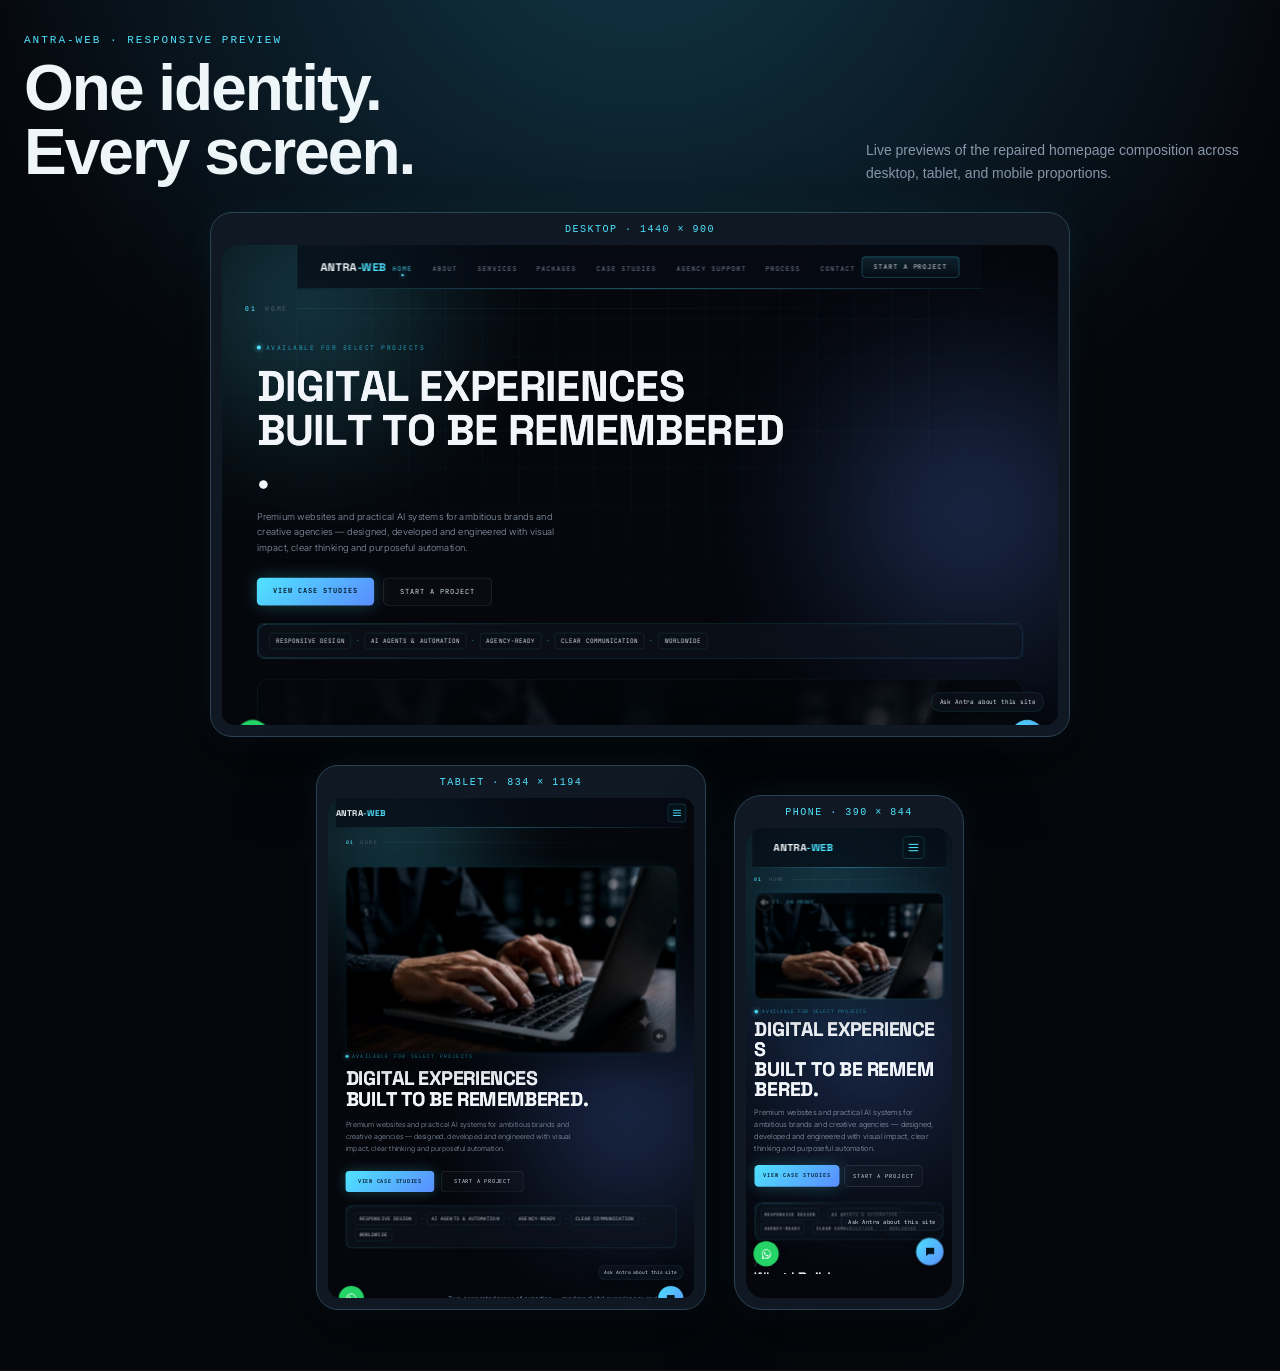
<file: device-preview.html>
<!doctype html>
<html lang="en">
<head>
<meta charset="utf-8">
<meta name="viewport" content="width=device-width,initial-scale=1">
<title>ANTRA-WEB Device Preview</title>
<style>
:root{color-scheme:dark;--cyan:#4fe3ff;--ink:#05070c;--muted:#8a97ab}
*{box-sizing:border-box}body{margin:0;background:radial-gradient(circle at 50% -10%,#12384a,#05070c 42%);color:#eef6fa;font:14px Inter,Arial,sans-serif;min-height:100vh}
.board{max-width:1500px;margin:auto;padding:34px 24px 60px}.heading{display:flex;align-items:end;justify-content:space-between;gap:20px;margin-bottom:28px}.eyebrow{color:var(--cyan);font:11px monospace;letter-spacing:2px}.heading h1{font:600 clamp(30px,5vw,64px)/1 Space Grotesk,Arial;margin:10px 0 0;letter-spacing:-2px}.heading p{color:var(--muted);max-width:390px;line-height:1.6;margin:0}
.devices{display:flex;align-items:flex-end;justify-content:center;gap:28px;flex-wrap:wrap}.device{background:#101923;border:1px solid #294355;box-shadow:0 22px 70px #0008,0 0 35px #4fe3ff12;padding:11px;border-radius:22px}.device-label{text-align:center;color:var(--cyan);font:10px monospace;letter-spacing:1.5px;margin:0 0 10px}
/* .screen is the on-page display box; the iframe inside is rendered at the
   REAL target viewport size (data-w/data-h) and scaled down with a CSS
   transform, so the page inside genuinely experiences that viewport width
   and hits the correct breakpoints — instead of being squeezed into a
   viewport narrower than the label claims. */
.screen{background:#05070c;overflow:hidden;border-radius:13px;position:relative}.screen iframe{display:block;border:0;background:#05070c;position:absolute;top:0;left:0;transform-origin:top left}
.desktop{width:min(860px,100%)}.desktop .screen{height:480px}.tablet{width:390px}.tablet .screen{height:500px}.phone{width:230px;border-radius:28px}.phone .screen{height:470px;border-radius:18px}
@media(max-width:700px){.board{padding:24px 14px 40px}.heading{display:block}.heading p{margin-top:14px}.devices{gap:18px}.desktop{width:100%}.desktop .screen{height:300px}.tablet{width:calc(68% - 9px);min-width:250px}.tablet .screen{height:380px}.phone{width:calc(32% - 9px);min-width:150px}.phone .screen{height:380px}}
</style>
</head>
<body>
<main class="board">
<header class="heading"><div><div class="eyebrow">ANTRA-WEB · RESPONSIVE PREVIEW</div><h1>One identity.<br>Every screen.</h1></div><p>Live previews of the repaired homepage composition across desktop, tablet, and mobile proportions.</p></header>
<section class="devices">
  <article class="device desktop"><div class="device-label">DESKTOP · 1440 × 900</div><div class="screen" data-w="1440" data-h="900"><iframe src="index.html" title="ANTRA-WEB desktop preview"></iframe></div></article>
  <article class="device tablet"><div class="device-label">TABLET · 834 × 1194</div><div class="screen" data-w="834" data-h="1194"><iframe src="index.html" title="ANTRA-WEB tablet preview"></iframe></div></article>
  <article class="device phone"><div class="device-label">PHONE · 390 × 844</div><div class="screen" data-w="390" data-h="844"><iframe src="index.html" title="ANTRA-WEB phone preview"></iframe></div></article>
</section>
</main>
<script>
// Renders each iframe at its REAL device viewport width (data-w), then
// scales the whole thing down to fit the visible box. This means the site
// inside genuinely hits phone/tablet/desktop breakpoints correctly, rather
// than being rendered at whatever odd pixel width the box happens to be.
(function(){
  function layout(){
    document.querySelectorAll('.screen').forEach(function(screen){
      var w = parseFloat(screen.dataset.w), h = parseFloat(screen.dataset.h);
      var iframe = screen.querySelector('iframe');
      var boxW = screen.clientWidth, boxH = screen.clientHeight;
      var scale = boxW / w;
      iframe.style.width = w + 'px';
      iframe.style.height = h + 'px';
      iframe.style.transform = 'scale(' + scale + ')';
      // Show a full first-viewport slice: the visible box maps to (boxH/scale) px of real page height.
    });
  }
  layout();
  window.addEventListener('load', layout);
  window.addEventListener('resize', layout);
})();
</script>
</body>
</html>
</file>
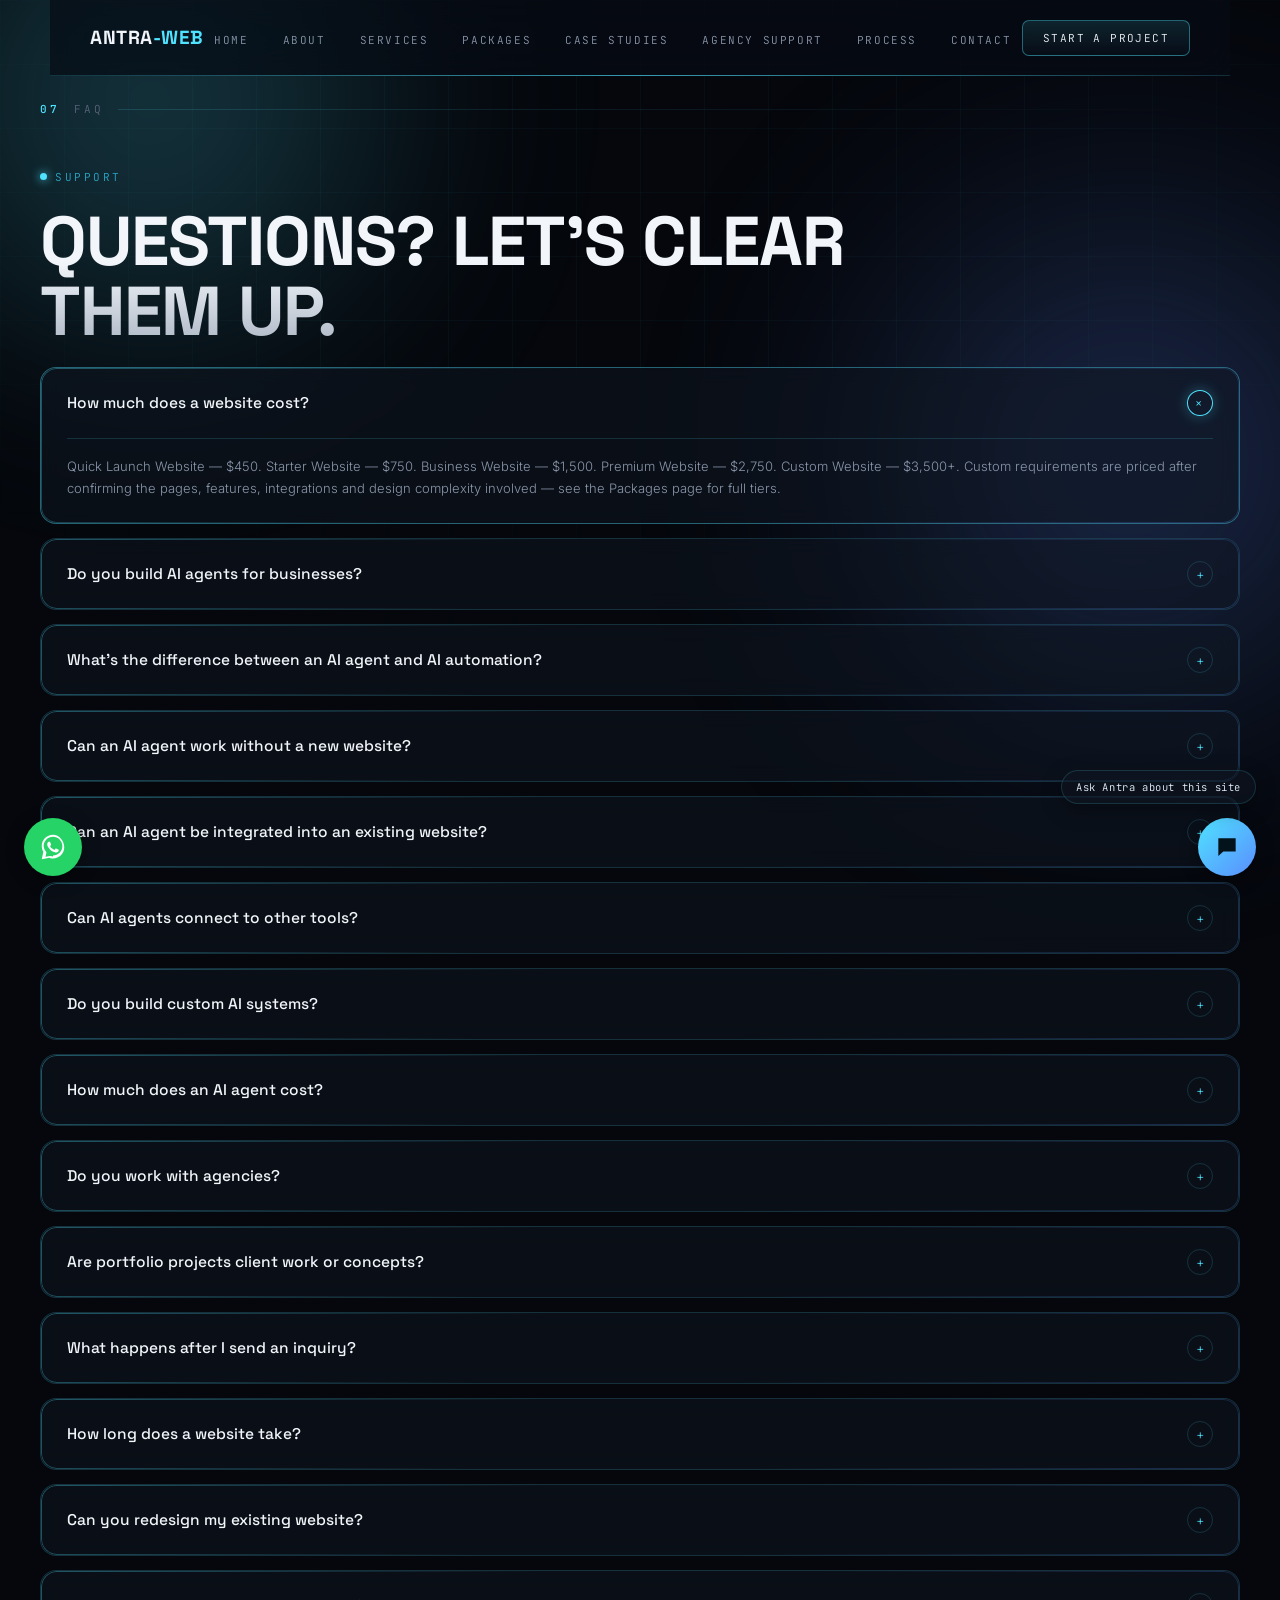
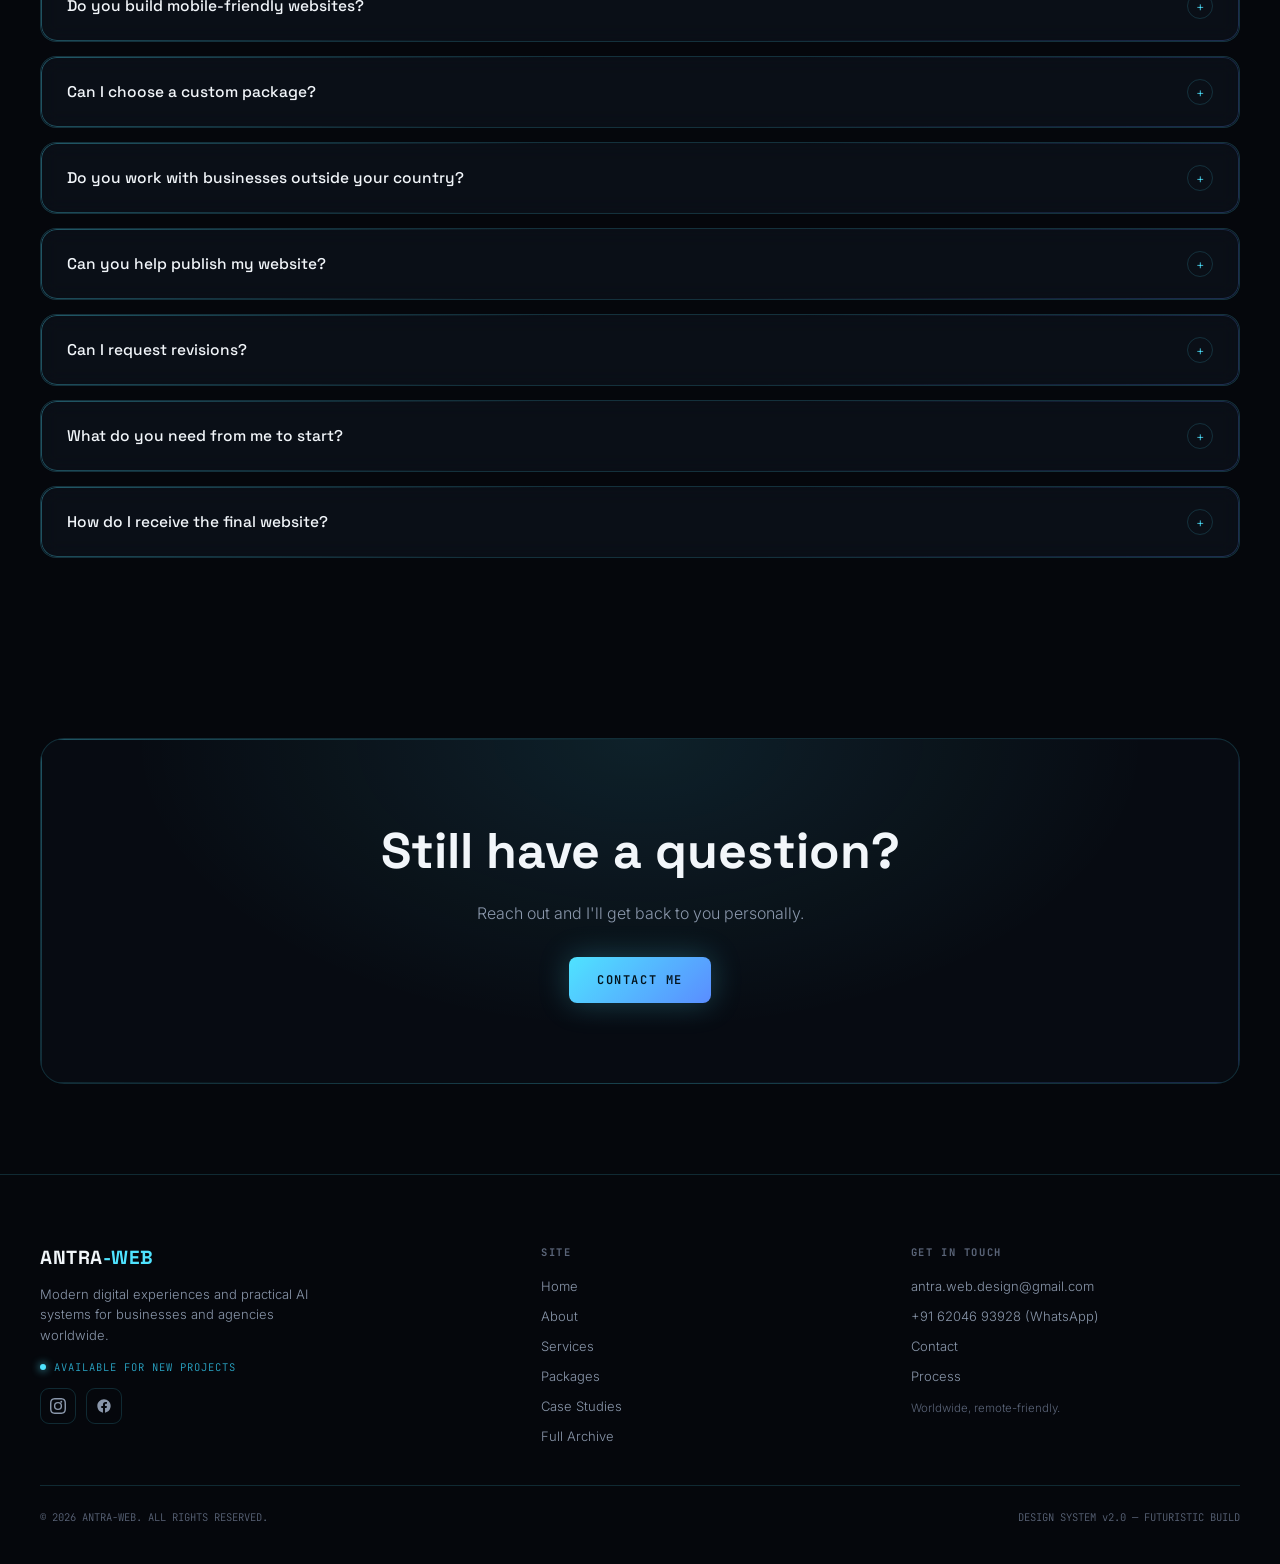
<file: faq.html>
<!DOCTYPE html>
<html lang="en">
<head>
<meta charset="UTF-8">
<title>ANTRA-WEB — Frequently Asked Questions</title>
<meta name="viewport" content="width=device-width, initial-scale=1.0">
<meta name="description" content="Answers to common questions about pricing, timelines, AI agents, automation, agency support and what happens after you send an inquiry.">
<link rel="canonical" href="https://antra-web.github.io/Antra-Web/faq.html">
<meta property="og:type" content="website">
<meta property="og:title" content="ANTRA-WEB — Frequently Asked Questions">
<meta property="og:description" content="Answers to common questions about pricing, timelines, AI agents, automation, agency support and what happens after you send an inquiry.">
<meta property="og:url" content="https://antra-web.github.io/Antra-Web/faq.html">
<meta property="og:image" content="https://antra-web.github.io/Antra-Web/assets/hero-poster.jpg">
<meta name="twitter:card" content="summary_large_image">
<meta name="twitter:title" content="ANTRA-WEB — Frequently Asked Questions">
<meta name="twitter:description" content="Answers to common questions about pricing, timelines, AI agents, automation, agency support and what happens after you send an inquiry.">
<link rel="preconnect" href="https://fonts.googleapis.com">
<link href="https://fonts.googleapis.com/css2?family=Space+Grotesk:wght@400;500;600;700&family=Inter:wght@300;400;500;600&family=JetBrains+Mono:wght@400;500&display=swap" rel="stylesheet">
<link rel="stylesheet" href="css/animations.css"><link rel="stylesheet" href="css/responsive-repair.css"><script src="js/responsive-repair.js" defer></script><link rel="stylesheet" href="css/agent.css"><link rel="stylesheet" href="css/antra-float.css">
<style>

  :root{
    --bg-void:#05070c;
    --bg-deep:#0a0f1a;
    --bg-panel:#0d1420;
    --navy:#0b1626;
    --charcoal:#10141c;
    --cyan:#4fe3ff;
    --cyan-dim:#2aa8c9;
    --blue:#5a8dff;
    --blue-white:#e8f4ff;
    --white:#f2f6fa;
    --gray:#8a97ab;
    --gray-dim:#5a6478;
    --line: rgba(79,227,255,0.16);
    --glass: rgba(16,22,34,0.55);
    --glass-hi: rgba(30,42,60,0.55);
    --font-display: 'Space Grotesk', sans-serif;
    --font-body: 'Inter', sans-serif;
    --font-mono: 'JetBrains Mono', monospace;
  }
  *{margin:0;padding:0;box-sizing:border-box;}
  html{scroll-behavior:smooth;}
  body{
    background:var(--bg-void);
    color:var(--white);
    font-family:var(--font-body);
    font-weight:300;
    -webkit-font-smoothing:antialiased;
    overflow-x:hidden;
  }
  a{color:inherit;text-decoration:none;}
  img{display:block;max-width:100%;}

  /* ===== BACKDROP ===== */
  .grid-field{
    position:fixed;inset:0;z-index:0;pointer-events:none;
    background-image:
      linear-gradient(rgba(79,227,255,0.035) 1px, transparent 1px),
      linear-gradient(90deg, rgba(79,227,255,0.035) 1px, transparent 1px);
    background-size:64px 64px;
    mask-image:radial-gradient(ellipse 80% 60% at 50% 20%, black 40%, transparent 90%);
  }
  .glow-orb{
    position:fixed;border-radius:50%;filter:blur(120px);pointer-events:none;z-index:0;opacity:0.35;
  }
  .glow-a{width:600px;height:600px;background:radial-gradient(circle,var(--cyan),transparent 70%);top:-200px;left:-150px;}
  .glow-b{width:700px;height:700px;background:radial-gradient(circle,var(--blue),transparent 70%);bottom:10%;right:-200px;}

  /* ===== NAV ===== */
  .navbar{
    position:sticky;top:0;z-index:100;
    display:flex;align-items:center;justify-content:space-between;
    padding:16px 40px;
    background:rgba(8,12,20,0.72);
    backdrop-filter:blur(18px) saturate(140%);
    border-bottom:1px solid var(--line);
  }
  .navbar::after{
    content:'';position:absolute;left:0;right:0;bottom:-1px;height:1px;
    background:linear-gradient(90deg,transparent, var(--cyan), transparent);
    opacity:0.6;
  }
  .logo{font-family:var(--font-display);font-weight:700;font-size:19px;letter-spacing:0.5px;}
  .logo span{color:var(--cyan);}
  .nav-links{display:flex;gap:6px;list-style:none;}
  .nav-links li a{
    position:relative;font-family:var(--font-mono);font-size:11px;letter-spacing:1.6px;
    color:var(--gray);padding:9px 14px;border-radius:6px;transition:all .25s;
  }
  .nav-links li a:hover{color:var(--blue-white);background:rgba(79,227,255,0.06);}
  .nav-links li a.active{color:var(--cyan);}
  .nav-links li a.active::before{
    content:'';position:absolute;left:50%;bottom:2px;transform:translateX(-50%);
    width:4px;height:4px;border-radius:50%;background:var(--cyan);
    box-shadow:0 0 8px var(--cyan);
  }
  .nav-cta{
    font-family:var(--font-mono);font-size:11px;letter-spacing:1.4px;
    padding:10px 20px;border-radius:7px;
    border:1px solid rgba(79,227,255,0.4);
    background:linear-gradient(180deg, rgba(79,227,255,0.12), rgba(79,227,255,0.02));
    box-shadow:0 0 0 rgba(79,227,255,0);
    transition:box-shadow .3s, border-color .3s;
    white-space:nowrap;
  }
  .nav-cta:hover{border-color:var(--cyan);box-shadow:0 0 24px rgba(79,227,255,0.35);}

  /* ===== PAGE FRAME (each of the 8 pages) ===== */
  .page-block{position:relative;z-index:1;border-bottom:1px solid var(--line);}
  .page-tag{
    display:flex;align-items:center;gap:14px;
    padding:26px 40px 0;
    font-family:var(--font-mono);font-size:11px;letter-spacing:3px;color:var(--gray-dim);
  }
  .page-tag .num{color:var(--cyan);font-weight:500;}
  .page-tag .rule{flex:1;height:1px;background:linear-gradient(90deg,var(--line),transparent);}

  section.hero{
    position:relative;
    padding:48px 40px 90px;
    max-width:1400px;margin:0 auto;
  }
  .eyebrow{
    display:inline-flex;align-items:center;gap:8px;
    font-family:var(--font-mono);font-size:11px;letter-spacing:2.5px;color:var(--cyan-dim);
    margin-bottom:22px;
  }
  .eyebrow::before{content:'';width:7px;height:7px;border-radius:50%;background:var(--cyan);box-shadow:0 0 10px var(--cyan);}
  h1.h-title{
    font-family:var(--font-display);font-weight:700;
    font-size:clamp(38px,5.4vw,74px);line-height:1.02;letter-spacing:-1px;
    max-width:920px;
    background:linear-gradient(180deg,var(--white) 40%, var(--gray) 130%);
    -webkit-background-clip:text;background-clip:text;color:transparent;
  }
  .h-sub{
    margin-top:22px;max-width:560px;font-size:16px;line-height:1.7;color:var(--gray);font-weight:300;
  }
  .btn-row{display:flex;gap:16px;margin-top:38px;flex-wrap:wrap;}
  .btn{
    font-family:var(--font-mono);font-size:12px;letter-spacing:1.6px;
    padding:15px 28px;border-radius:8px;cursor:pointer;
    transition:all .28s;
  }
  .btn-primary{
    background:linear-gradient(135deg,var(--cyan),var(--blue));
    color:#03131c;font-weight:600;box-shadow:0 0 30px rgba(79,227,255,0.25);
  }
  .btn-primary:hover{box-shadow:0 0 46px rgba(79,227,255,0.5);transform:translateY(-1px);}
  .btn-ghost{
    border:1px solid rgba(255,255,255,0.16);color:var(--blue-white);
    background:rgba(255,255,255,0.02);
  }
  .btn-ghost:hover{border-color:var(--cyan);background:rgba(79,227,255,0.05);}

  h2.section-title{
    font-family:var(--font-display);font-weight:600;font-size:clamp(26px,3vw,38px);
    letter-spacing:-0.5px;
  }
  .section-lede{color:var(--gray);max-width:520px;margin-top:12px;font-size:15px;line-height:1.7;}
  .section-head{display:flex;justify-content:space-between;align-items:flex-end;gap:30px;flex-wrap:wrap;padding:0 40px;max-width:1400px;margin:0 auto 44px;}
  .section-head .idx{font-family:var(--font-mono);font-size:12px;color:var(--gray-dim);letter-spacing:2px;}
  .content-block{padding:90px 40px;max-width:1400px;margin:0 auto;}
  .content-block.tight{padding-top:0;}

  /* glass panel base */
  .glass{
    background:var(--glass);
    border:1px solid var(--line);
    border-radius:16px;
    backdrop-filter:blur(10px);
    position:relative;
  }
  .glass::before{
    content:'';position:absolute;inset:0;border-radius:16px;padding:1px;
    background:linear-gradient(135deg, rgba(79,227,255,0.35), transparent 40%, transparent 60%, rgba(90,141,255,0.25));
    -webkit-mask:linear-gradient(#fff 0 0) content-box, linear-gradient(#fff 0 0);
    -webkit-mask-composite:xor;mask-composite:exclude;
    pointer-events:none;
  }

  /* ===================== HOME HERO ===================== */
  .home-hero-wrap{
    position:relative;border-radius:22px;overflow:hidden;
    margin-top:34px;
    border:1px solid var(--line);
    background:#04070c;
  }
  .laptop-stage{
    position:relative;width:100%;aspect-ratio:16/10;overflow:hidden;
  }
  .laptop-stage img{
    position:absolute;inset:0;width:100%;height:100%;object-fit:cover;
    filter:brightness(0.72) contrast(1.08) saturate(0.9);
  }
  .stage-vignette{
    position:absolute;inset:0;
    background:radial-gradient(ellipse 70% 60% at 50% 55%, transparent 30%, rgba(4,7,12,0.85) 100%),
               linear-gradient(180deg, rgba(4,7,12,0.5), transparent 30%, transparent 60%, rgba(4,7,12,0.75));
  }
  .hud-overlay{position:absolute;inset:0;opacity:0;transition:opacity 1s ease;pointer-events:none;}
  .laptop-stage.on .hud-overlay{opacity:1;}
  .hud-overlay svg{position:absolute;inset:0;width:100%;height:100%;}
  .hud-line{stroke:var(--cyan);stroke-width:1;opacity:0;stroke-dasharray:4 4;}
  .laptop-stage.on .hud-line{opacity:0.55;animation:dash 3s linear infinite;}
  @keyframes dash{to{stroke-dashoffset:-40;}}

  .hologram-core{
    position:absolute;left:50%;top:46%;transform:translate(-50%,-50%) scale(0.85);
    text-align:center;opacity:0;transition:opacity .8s ease, transform .8s ease;
  }
  .laptop-stage.on .hologram-core{opacity:1;transform:translate(-50%,-50%) scale(1);}
  .hologram-core .ring{
    width:220px;height:220px;border-radius:50%;margin:0 auto;
    border:1px solid rgba(79,227,255,0.5);
    box-shadow:0 0 60px rgba(79,227,255,0.35), inset 0 0 40px rgba(79,227,255,0.15);
    display:flex;align-items:center;justify-content:center;
    animation:pulse-ring 3.4s ease-in-out infinite;
  }
  @keyframes pulse-ring{0%,100%{box-shadow:0 0 40px rgba(79,227,255,0.25), inset 0 0 30px rgba(79,227,255,0.1);}50%{box-shadow:0 0 80px rgba(79,227,255,0.5), inset 0 0 50px rgba(79,227,255,0.22);}}
  .hologram-core .label{
    font-family:var(--font-display);font-weight:600;font-size:14px;letter-spacing:1px;color:var(--blue-white);
    line-height:1.35;
  }
  .hud-module{
    position:absolute;padding:9px 13px;border-radius:9px;
    background:rgba(9,16,26,0.55);border:1px solid rgba(79,227,255,0.35);
    font-family:var(--font-mono);font-size:10px;letter-spacing:1px;color:var(--blue-white);
    backdrop-filter:blur(6px);opacity:0;transform:translateY(8px);
    transition:opacity .6s ease, transform .6s ease;
    box-shadow:0 0 18px rgba(79,227,255,0.12);
  }
  .laptop-stage.on .hud-module{opacity:1;transform:translateY(0);}
  .m1{top:10%;left:6%;transition-delay:.15s;}
  .m2{top:6%;left:38%;transition-delay:.3s;}
  .m3{top:10%;right:5%;transition-delay:.45s;}
  .m4{top:34%;left:2%;transition-delay:.6s;}
  .m5{top:34%;right:2%;transition-delay:.75s;}
  .m6{bottom:8%;left:4%;transition-delay:.9s;}
  .m7{bottom:12%;left:37%;transition-delay:1.05s;}
  .m8{bottom:8%;right:4%;transition-delay:1.2s;}

  .stage-toggle{
    position:absolute;bottom:20px;left:50%;transform:translateX(-50%);
    display:flex;gap:2px;background:rgba(6,10,16,0.7);border:1px solid var(--line);
    border-radius:30px;padding:4px;backdrop-filter:blur(10px);z-index:5;
  }
  .stage-toggle button{
    font-family:var(--font-mono);font-size:10px;letter-spacing:1.4px;padding:8px 16px;
    border-radius:24px;color:var(--gray);cursor:pointer;background:transparent;border:none;transition:all .3s;
  }
  .stage-toggle button.active{background:linear-gradient(135deg,var(--cyan),var(--blue));color:#03131c;font-weight:600;}

  .hero-copy-panel{
    position:absolute;left:5%;bottom:14%;max-width:420px;z-index:4;
  }
  .caption-tag{font-family:var(--font-mono);font-size:10px;letter-spacing:2px;color:var(--cyan);margin-bottom:6px;}
  .caption-txt{font-size:12px;color:var(--gray);line-height:1.6;}

  /* motion reference strip */
  .motion-strip{
    display:flex;align-items:center;gap:8px;flex-wrap:wrap;
    margin-top:26px;padding:16px 20px;border-radius:12px;
    font-family:var(--font-mono);font-size:10.5px;letter-spacing:1px;color:var(--gray);
  }
  .motion-strip .step{color:var(--blue-white);padding:6px 10px;border:1px solid var(--line);border-radius:6px;}
  .motion-strip .arrow{color:var(--cyan-dim);}

  /* ===== capability / feature grids ===== */
  .capability-row{display:grid;grid-template-columns:1.1fr 1.4fr;gap:26px;}
  @media(max-width:900px){.capability-row{grid-template-columns:1fr;}}
  .cap-lead{padding:34px;}
  .cap-lead .big-num{font-family:var(--font-display);font-size:60px;font-weight:700;color:transparent;-webkit-text-stroke:1px var(--cyan-dim);line-height:1;}
  .cap-mini-grid{display:grid;grid-template-columns:1fr 1fr;gap:18px;}
  .cap-card{padding:24px;transition:transform .3s, border-color .3s;}
  .cap-card:hover{transform:translateY(-4px);border-color:rgba(79,227,255,0.45);}
  .cap-card .ic{width:34px;height:34px;border-radius:9px;border:1px solid var(--line);display:flex;align-items:center;justify-content:center;margin-bottom:16px;color:var(--cyan);font-family:var(--font-mono);font-size:13px;}
  .cap-card h3{font-family:var(--font-display);font-size:16px;font-weight:600;margin-bottom:8px;}
  .cap-card p{font-size:13px;color:var(--gray);line-height:1.6;}

  /* featured projects - varied composition */
  .proj-showcase{display:grid;grid-template-columns:1.3fr 1fr;gap:20px;}
  .proj-main{position:relative;border-radius:18px;overflow:hidden;min-height:420px;padding:30px;display:flex;flex-direction:column;justify-content:flex-end;background:linear-gradient(160deg,#0d1826,#060a10);}
  .proj-side{display:flex;flex-direction:column;gap:20px;}
  .proj-mini{border-radius:16px;padding:22px;flex:1;background:linear-gradient(160deg,#0c1420,#070a10);}
  @media(max-width:900px){.proj-showcase{grid-template-columns:1fr;}}
  .browser-chrome{display:flex;gap:5px;margin-bottom:14px;}
  .browser-chrome span{width:8px;height:8px;border-radius:50%;background:rgba(255,255,255,0.15);}
  .tag-pill{display:inline-block;font-family:var(--font-mono);font-size:9.5px;letter-spacing:1.4px;color:var(--cyan);border:1px solid rgba(79,227,255,0.35);padding:4px 10px;border-radius:20px;margin-bottom:14px;}

  /* why us split */
  .why-split{display:grid;grid-template-columns:1fr 1fr;gap:60px;align-items:center;}
  @media(max-width:900px){.why-split{grid-template-columns:1fr;}}
  .why-list{display:flex;flex-direction:column;}
  .why-item{padding:22px 0;border-top:1px solid var(--line);display:flex;gap:20px;}
  .why-item:last-child{border-bottom:1px solid var(--line);}
  .why-item .n{font-family:var(--font-mono);color:var(--cyan-dim);font-size:12px;padding-top:2px;}
  .why-item h4{font-family:var(--font-display);font-size:16px;font-weight:600;margin-bottom:6px;}
  .why-item p{font-size:13px;color:var(--gray);line-height:1.6;max-width:400px;}
  .why-visual{position:relative;aspect-ratio:1;border-radius:20px;overflow:hidden;}
  .orbit-vis{position:absolute;inset:0;display:flex;align-items:center;justify-content:center;}
  .orbit-ring{position:absolute;border:1px solid rgba(79,227,255,0.18);border-radius:50%;}
  .orbit-ring.r1{width:90%;height:90%;}
  .orbit-ring.r2{width:65%;height:65%;border-color:rgba(90,141,255,0.2);}
  .orbit-ring.r3{width:40%;height:40%;}
  .orbit-core{width:80px;height:80px;border-radius:50%;background:radial-gradient(circle,rgba(79,227,255,0.35),transparent 70%);border:1px solid var(--cyan);box-shadow:0 0 50px rgba(79,227,255,0.4);}

  /* final CTA */
  .final-cta{
    padding:80px 50px;border-radius:24px;text-align:center;position:relative;overflow:hidden;
    background:radial-gradient(ellipse at 50% 0%, rgba(79,227,255,0.1), transparent 60%), #070b12;
  }
  .final-cta h2{font-family:var(--font-display);font-size:clamp(30px,4vw,50px);font-weight:700;max-width:700px;margin:0 auto 20px;}
  .final-cta p{color:var(--gray);max-width:460px;margin:0 auto 34px;}

  /* ===================== ABOUT PAGE ===================== */
  .story-flow{display:flex;justify-content:space-between;position:relative;padding:60px 10px 20px;}
  .story-flow::before{
    content:'';position:absolute;left:5%;right:5%;top:50%;height:1px;
    background:repeating-linear-gradient(90deg,var(--line) 0 8px, transparent 8px 16px);
  }
  .story-node{position:relative;z-index:2;text-align:center;flex:1;}
  .story-node .dot{
    width:14px;height:14px;border-radius:50%;background:var(--bg-void);
    border:2px solid var(--cyan);margin:0 auto 14px;
    box-shadow:0 0 16px rgba(79,227,255,0.5);
  }
  .story-node .label{font-family:var(--font-mono);font-size:10.5px;letter-spacing:1.6px;color:var(--blue-white);}
  @media(max-width:900px){.story-flow{flex-wrap:wrap;gap:30px 0;}.story-flow::before{display:none;}.story-node{flex:0 0 33%;}}

  .panel-mosaic{display:grid;grid-template-columns:repeat(5,1fr);gap:16px;}
  @media(max-width:900px){.panel-mosaic{grid-template-columns:1fr 1fr;}}
  .panel-mosaic .p{padding:22px 18px;}
  .panel-mosaic .p h4{font-family:var(--font-display);font-size:14px;font-weight:600;margin-bottom:10px;color:var(--cyan);}
  .panel-mosaic .p p{font-size:12.5px;color:var(--gray);line-height:1.6;}

  /* ===================== SERVICES PAGE — orbit ecosystem ===================== */
  .service-orbit{position:relative;min-height:760px;display:flex;align-items:center;justify-content:center;}
  .service-orbit .hub{
    width:150px;height:150px;border-radius:50%;display:flex;align-items:center;justify-content:center;
    text-align:center;font-family:var(--font-display);font-weight:600;font-size:13px;
    border:1px solid var(--cyan);background:radial-gradient(circle,rgba(79,227,255,0.14),transparent 70%);
    box-shadow:0 0 60px rgba(79,227,255,0.3);z-index:3;
  }
  .service-node{
    position:absolute;width:190px;padding:16px;z-index:2;
  }
  .service-node .idx{font-family:var(--font-mono);font-size:10px;color:var(--cyan-dim);}
  .service-node h4{font-family:var(--font-display);font-size:14px;font-weight:600;margin:6px 0 6px;}
  .service-node p{font-size:11.5px;color:var(--gray);line-height:1.5;}
  .orbit-svg{position:absolute;inset:0;width:100%;height:100%;z-index:1;}
  .orbit-svg line{stroke:rgba(79,227,255,0.25);stroke-width:1;stroke-dasharray:3 5;}
  .services-fallback-grid{display:none;grid-template-columns:repeat(3,1fr);gap:18px;}
  @media(max-width:1000px){.service-orbit{display:none;}.services-fallback-grid{display:grid;}}
  @media(max-width:640px){.services-fallback-grid{grid-template-columns:1fr;}}
  .services-fallback-grid .p{padding:22px;}

  /* ===================== PACKAGES PAGE ===================== */
  .pricing-grid{display:grid;grid-template-columns:repeat(4,1fr);gap:18px;}
  @media(max-width:1100px){.pricing-grid{grid-template-columns:1fr 1fr;}}
  @media(max-width:640px){.pricing-grid{grid-template-columns:1fr;}}
  .price-card{padding:30px 24px;display:flex;flex-direction:column;position:relative;}
  .price-card.featured{
    border-color:rgba(79,227,255,0.6);
    background:linear-gradient(160deg, rgba(79,227,255,0.09), rgba(16,22,34,0.6));
    box-shadow:0 0 60px rgba(79,227,255,0.22);
    transform:translateY(-10px);
  }
  .badge-pop{position:absolute;top:-13px;left:50%;transform:translateX(-50%);
    font-family:var(--font-mono);font-size:9.5px;letter-spacing:1.6px;color:#03131c;
    background:linear-gradient(135deg,var(--cyan),var(--blue));padding:6px 14px;border-radius:20px;font-weight:600;}
  .price-card .p-name{font-family:var(--font-display);font-size:19px;font-weight:600;}
  .price-card .p-target{font-size:11.5px;color:var(--gray-dim);margin:6px 0 20px;}
  .price-card .p-price{font-family:var(--font-display);font-size:38px;font-weight:700;color:var(--blue-white);}
  .price-card .p-price span{font-size:12px;color:var(--gray);font-family:var(--font-mono);}
  .p-features{list-style:none;margin:22px 0 26px;flex:1;}
  .p-features li{font-size:12.5px;color:var(--gray);padding:8px 0;border-top:1px solid rgba(255,255,255,0.06);display:flex;gap:8px;}
  .p-features li::before{content:'—';color:var(--cyan-dim);}
  .p-cta{text-align:center;font-family:var(--font-mono);font-size:11px;letter-spacing:1.4px;padding:12px;border-radius:8px;border:1px solid var(--line);}
  .price-card.featured .p-cta{background:linear-gradient(135deg,var(--cyan),var(--blue));color:#03131c;font-weight:600;border:none;}

  .compare-table{width:100%;border-collapse:collapse;margin-top:20px;font-size:12.5px;}
  .compare-table th,.compare-table td{padding:14px 16px;text-align:left;border-bottom:1px solid var(--line);}
  .compare-table th{font-family:var(--font-mono);font-size:10.5px;letter-spacing:1.2px;color:var(--gray-dim);}
  .compare-table td{color:var(--gray);}
  .compare-table td.yes{color:var(--cyan);}

  /* ===================== PORTFOLIO PAGE ===================== */
  .filter-row{display:flex;gap:10px;flex-wrap:wrap;margin-bottom:34px;}
  .filter-pill{font-family:var(--font-mono);font-size:10.5px;letter-spacing:1.4px;padding:9px 16px;border-radius:22px;border:1px solid var(--line);color:var(--gray);}
  .filter-pill.active{color:#03131c;background:linear-gradient(135deg,var(--cyan),var(--blue));border:none;font-weight:600;}
  .portfolio-grid{display:grid;grid-template-columns:repeat(3,1fr);gap:22px;}
  @media(max-width:1000px){.portfolio-grid{grid-template-columns:1fr 1fr;}}
  @media(max-width:640px){.portfolio-grid{grid-template-columns:1fr;}}
  .port-card{border-radius:16px;overflow:hidden;transition:transform .35s;}
  .port-card:hover{transform:translateY(-6px) scale(1.01);}
  .port-frame{aspect-ratio:4/3;background:linear-gradient(150deg,#0e1826,#060a10);position:relative;overflow:hidden;display:flex;align-items:center;justify-content:center;}
  .port-frame .win-chrome{position:absolute;top:0;left:0;right:0;height:26px;background:rgba(255,255,255,0.03);display:flex;align-items:center;gap:5px;padding:0 10px;border-bottom:1px solid var(--line);}
  .port-frame .win-chrome span{width:6px;height:6px;border-radius:50%;background:rgba(255,255,255,0.15);}
  .port-frame .mock{width:70%;height:60%;border:1px solid rgba(79,227,255,0.3);border-radius:8px;background:rgba(79,227,255,0.04);}
  .port-body{padding:18px 4px;}
  .port-body .cat{font-family:var(--font-mono);font-size:9.5px;color:var(--cyan-dim);letter-spacing:1.4px;}
  .port-body h4{font-family:var(--font-display);font-size:15px;font-weight:600;margin:6px 0;}
  .port-body p{font-size:12px;color:var(--gray);margin-bottom:12px;}
  .port-link{font-family:var(--font-mono);font-size:10.5px;letter-spacing:1.4px;color:var(--cyan);}

  /* ===================== PROCESS PAGE — architecture diagram ===================== */
  .arch-diagram{position:relative;padding:40px 0;}
  .arch-row{display:flex;gap:16px;justify-content:space-between;flex-wrap:wrap;}
  .arch-node{flex:1;min-width:180px;padding:20px;position:relative;}
  .arch-node .n-idx{font-family:var(--font-mono);font-size:20px;font-weight:600;color:transparent;-webkit-text-stroke:1px var(--cyan-dim);}
  .arch-node h4{font-family:var(--font-display);font-size:14px;font-weight:600;margin:10px 0 6px;}
  .arch-node p{font-size:11.5px;color:var(--gray);line-height:1.5;}
  .arch-connector{height:1px;flex-basis:100%;background:repeating-linear-gradient(90deg,var(--line) 0 6px,transparent 6px 12px);margin:0;align-self:center;display:none;}
  @media(min-width:1000px){.arch-connector{display:block;}}

  /* ===================== FAQ PAGE ===================== */
  .accordion-list{display:flex;flex-direction:column;gap:14px;}
  .acc-item{padding:0;overflow:hidden;}
  .acc-head{padding:22px 26px;display:flex;justify-content:space-between;align-items:center;cursor:pointer;}
  .acc-head h4{font-family:var(--font-display);font-size:15.5px;font-weight:500;}
  .acc-icon{width:26px;height:26px;border-radius:50%;border:1px solid var(--line);display:flex;align-items:center;justify-content:center;font-size:13px;color:var(--cyan);flex-shrink:0;margin-left:20px;transition:transform .3s;}
  .acc-item.open .acc-icon{transform:rotate(45deg);border-color:var(--cyan);box-shadow:0 0 14px rgba(79,227,255,0.3);}
  .acc-body{max-height:0;overflow:hidden;transition:max-height .4s ease, padding .4s ease;padding:0 26px;}
  .acc-item.open .acc-body{max-height:200px;padding:0 26px 24px;}
  .acc-body p{font-size:13px;color:var(--gray);line-height:1.7;border-top:1px solid var(--line);padding-top:16px;}
  .acc-item.open{border-color:rgba(79,227,255,0.4);}

  /* ===================== CONTACT PAGE ===================== */
  .contact-layout{display:grid;grid-template-columns:1.4fr 1fr;gap:26px;}
  @media(max-width:900px){.contact-layout{grid-template-columns:1fr;}}
  .form-panel{padding:38px;}
  .field{margin-bottom:20px;}
  .field label{display:block;font-family:var(--font-mono);font-size:10.5px;letter-spacing:1.6px;color:var(--gray-dim);margin-bottom:9px;}
  .field input,.field select,.field textarea{
    width:100%;background:rgba(255,255,255,0.02);border:1px solid var(--line);border-radius:9px;
    padding:13px 15px;color:var(--white);font-family:var(--font-body);font-size:13.5px;
    transition:border-color .3s, box-shadow .3s;
  }
  .field input:focus,.field select:focus,.field textarea:focus{
    outline:none;border-color:var(--cyan);box-shadow:0 0 0 3px rgba(79,227,255,0.12), 0 0 24px rgba(79,227,255,0.15);
  }
  .field.focus-demo input{border-color:var(--cyan);box-shadow:0 0 0 3px rgba(79,227,255,0.12), 0 0 24px rgba(79,227,255,0.15);}
  .info-stack{display:flex;flex-direction:column;gap:18px;}
  .info-panel{padding:26px;}
  .info-panel .tag{font-family:var(--font-mono);font-size:10px;letter-spacing:1.6px;color:var(--cyan-dim);margin-bottom:10px;}
  .info-panel .val{font-family:var(--font-display);font-size:16px;font-weight:500;}
  .social-row{display:flex;gap:10px;margin-top:14px;}
  .social-row a{width:36px;height:36px;border-radius:9px;border:1px solid var(--line);display:flex;align-items:center;justify-content:center;color:var(--gray);transition:border-color .25s, color .25s, box-shadow .25s, transform .25s;}
  .social-row a:hover{border-color:var(--cyan);color:var(--cyan);box-shadow:0 0 16px rgba(79,227,255,0.25);transform:translateY(-2px);}
  .social-row svg{width:16px;height:16px;fill:currentColor;}

  /* ===== FLOATING WHATSAPP BUTTON ===== */
  .wa-float{
    position:fixed;left:24px;bottom:24px;z-index:200;
    width:58px;height:58px;border-radius:50%;
    background:#25D366;
    display:flex;align-items:center;justify-content:center;
    box-shadow:0 4px 18px rgba(0,0,0,0.35), 0 0 0 0 rgba(37,211,102,0.5);
    transition:transform .25s ease, box-shadow .25s ease;
    animation:wa-pulse 2.8s ease-in-out infinite;
  }
  .wa-float:hover{transform:translateY(-3px) scale(1.05);}
  .wa-float svg{width:30px;height:30px;fill:#fff;}
  @keyframes wa-pulse{
    0%,100%{box-shadow:0 4px 18px rgba(0,0,0,0.35), 0 0 0 0 rgba(37,211,102,0.45);}
    50%{box-shadow:0 4px 18px rgba(0,0,0,0.35), 0 0 0 10px rgba(37,211,102,0);}
  }
  @media(prefers-reduced-motion:reduce){.wa-float{animation:none;}}
  @media(max-width:640px){.wa-float{left:16px;bottom:16px;width:52px;height:52px;}.wa-float svg{width:26px;height:26px;}}

  /* ===== FOOTER ===== */
  footer{position:relative;z-index:1;padding:70px 40px 40px;}
  .footer-grid{max-width:1400px;margin:0 auto;display:grid;grid-template-columns:1.4fr 1fr 1fr 1fr;gap:40px;padding-bottom:40px;border-bottom:1px solid var(--line);}
  @media(max-width:800px){.footer-grid{grid-template-columns:1fr 1fr;}}
  .footer-grid h5{font-family:var(--font-mono);font-size:10.5px;letter-spacing:1.6px;color:var(--gray-dim);margin-bottom:16px;}
  .footer-grid ul{list-style:none;display:flex;flex-direction:column;gap:10px;}
  .footer-grid a{font-size:13px;color:var(--gray);}
  .footer-grid a:hover{color:var(--cyan);}
  .footer-bottom{max-width:1400px;margin:24px auto 0;display:flex;justify-content:space-between;font-family:var(--font-mono);font-size:10.5px;color:var(--gray-dim);flex-wrap:wrap;gap:10px;}

  ::selection{background:rgba(79,227,255,0.3);}
  ::-webkit-scrollbar{width:9px;}
  ::-webkit-scrollbar-track{background:var(--bg-void);}
  ::-webkit-scrollbar-thumb{background:#1a2434;border-radius:10px;}

/* ===================== ADDITIONS: shared modules ===================== */

/* WhatsApp CTA button */
.btn-whatsapp{
  display:inline-flex;align-items:center;gap:10px;
  font-family:var(--font-mono);font-size:12px;letter-spacing:1.4px;
  padding:14px 26px;border-radius:8px;cursor:pointer;
  background:linear-gradient(135deg,#25D366,#128C7E);
  color:#04150e;font-weight:600;box-shadow:0 0 30px rgba(37,211,102,0.25);
  transition:all .28s;
}
.btn-whatsapp:hover{box-shadow:0 0 46px rgba(37,211,102,0.5);transform:translateY(-1px);}
.btn-whatsapp svg{width:16px;height:16px;fill:currentColor;}

/* Tag cloud — Who We Work With */
.tag-cloud{display:flex;flex-wrap:wrap;gap:12px;}
.tag-chip{
  font-family:var(--font-mono);font-size:11.5px;letter-spacing:1px;color:var(--blue-white);
  padding:11px 18px;border-radius:24px;border:1px solid var(--line);
  background:rgba(79,227,255,0.04);transition:all .3s;
}
.tag-chip:hover{border-color:var(--cyan);background:rgba(79,227,255,0.09);transform:translateY(-2px);}

/* Service relationship grid */
.combo-grid{display:grid;grid-template-columns:1fr 1fr;gap:16px;}
@media(max-width:800px){.combo-grid{grid-template-columns:1fr;}}
.combo-card{padding:22px;display:flex;flex-direction:column;gap:10px;}
.combo-goal{font-family:var(--font-display);font-size:15px;font-weight:600;color:var(--blue-white);}
.combo-path{display:flex;align-items:center;gap:10px;flex-wrap:wrap;font-family:var(--font-mono);font-size:10.5px;letter-spacing:1px;}
.combo-path span{padding:6px 12px;border-radius:6px;border:1px solid var(--line);color:var(--cyan);}
.combo-path .plus{color:var(--gray-dim);border:none;padding:0;}

/* Disclaimer note */
.note-strip{
  display:flex;gap:12px;align-items:flex-start;padding:18px 22px;border-radius:12px;
  border:1px dashed rgba(79,227,255,0.3);background:rgba(79,227,255,0.03);
  font-size:12.5px;color:var(--gray);line-height:1.6;
}
.note-strip .ic{color:var(--cyan);font-family:var(--font-mono);font-size:14px;}

/* Quick launch card */
.quick-launch{
  padding:36px;border-radius:20px;display:flex;justify-content:space-between;align-items:center;gap:30px;flex-wrap:wrap;
  background:radial-gradient(ellipse at 0% 0%, rgba(79,227,255,0.08), transparent 60%);
}
.quick-launch .ql-price{font-family:var(--font-display);font-size:34px;font-weight:700;color:var(--cyan);}
.quick-launch .ql-price span{font-size:12px;color:var(--gray);font-family:var(--font-mono);font-weight:400;}

/* Custom scope factor pills */
.factor-row{display:flex;flex-wrap:wrap;gap:10px;margin-top:16px;}
.factor-row span{font-family:var(--font-mono);font-size:10.5px;color:var(--gray);padding:8px 14px;border:1px solid var(--line);border-radius:8px;}

/* ===== PORTFOLIO: floating holographic preview modal ===== */
.port-card{cursor:pointer;}
.modal-overlay{
  position:fixed;inset:0;z-index:1000;
  background:rgba(3,5,9,0.82);backdrop-filter:blur(6px);
  display:flex;align-items:center;justify-content:center;padding:24px;
  opacity:0;pointer-events:none;transition:opacity .35s ease;
}
.modal-overlay.open{opacity:1;pointer-events:auto;}
.modal-window{
  width:100%;max-width:920px;max-height:88vh;overflow:auto;
  border-radius:18px;border:1px solid rgba(79,227,255,0.45);
  background:linear-gradient(160deg, rgba(13,20,32,0.92), rgba(6,9,15,0.96));
  box-shadow:0 0 90px rgba(79,227,255,0.25), 0 30px 60px rgba(0,0,0,0.6);
  transform:translateY(24px) scale(0.97);transition:transform .4s cubic-bezier(.2,.9,.25,1);
}
.modal-overlay.open .modal-window{transform:translateY(0) scale(1);}
.modal-chrome{
  display:flex;align-items:center;justify-content:space-between;
  padding:14px 18px;border-bottom:1px solid var(--line);
}
.modal-chrome .dots{display:flex;gap:6px;}
.modal-chrome .dots span{width:9px;height:9px;border-radius:50%;background:rgba(255,255,255,0.15);}
.modal-chrome .url-bar{
  flex:1;margin:0 16px;font-family:var(--font-mono);font-size:11px;color:var(--gray);
  background:rgba(255,255,255,0.03);border:1px solid var(--line);border-radius:20px;
  padding:6px 16px;text-align:center;
}
.modal-close{
  width:28px;height:28px;border-radius:50%;border:1px solid var(--line);
  display:flex;align-items:center;justify-content:center;cursor:pointer;color:var(--gray);
  transition:all .25s;flex-shrink:0;
}
.modal-close:hover{color:var(--cyan);border-color:var(--cyan);box-shadow:0 0 14px rgba(79,227,255,0.3);}
.modal-preview{
  aspect-ratio:16/9;background:linear-gradient(150deg,#0e1826,#060a10);
  display:flex;align-items:center;justify-content:center;position:relative;overflow:hidden;
}
.modal-preview .mock-lg{width:82%;height:74%;border:1px solid rgba(79,227,255,0.35);border-radius:12px;background:rgba(79,227,255,0.045);
  display:flex;align-items:center;justify-content:center;font-family:var(--font-mono);font-size:11px;color:var(--gray-dim);letter-spacing:1.4px;}
.modal-body{padding:26px 30px 30px;}
.modal-body .cat{font-family:var(--font-mono);font-size:10px;letter-spacing:1.6px;color:var(--cyan-dim);}
.modal-body h3{font-family:var(--font-display);font-size:24px;font-weight:600;margin:8px 0 12px;}
.modal-body p{font-size:13.5px;color:var(--gray);line-height:1.7;max-width:560px;margin-bottom:24px;}
.modal-actions{display:flex;gap:14px;flex-wrap:wrap;}

/* ===== SIMPLIFIED FOOTER (no invented socials) ===== */
.footer-grid.simple{grid-template-columns:1.4fr 1fr 1fr;}
@media(max-width:800px){.footer-grid.simple{grid-template-columns:1fr 1fr;}}
.footer-availability{
  display:inline-flex;align-items:center;gap:8px;font-family:var(--font-mono);font-size:10.5px;
  color:var(--cyan-dim);letter-spacing:1px;margin-top:14px;
}
.footer-availability::before{content:'';width:6px;height:6px;border-radius:50%;background:var(--cyan);box-shadow:0 0 8px var(--cyan);}

/* value cards (about) */
.value-grid{display:grid;grid-template-columns:repeat(4,1fr);gap:16px;}
@media(max-width:900px){.value-grid{grid-template-columns:1fr 1fr;}}
.value-card{padding:26px 22px;}
.value-card .vn{font-family:var(--font-mono);font-size:11px;color:var(--cyan-dim);}
.value-card h4{font-family:var(--font-display);font-size:16px;font-weight:600;margin:10px 0 8px;}
.value-card p{font-size:12.5px;color:var(--gray);line-height:1.6;}

/* form section headers */
.form-section-label{
  font-family:var(--font-mono);font-size:10.5px;letter-spacing:2px;color:var(--cyan);
  margin:26px 0 14px;padding-top:20px;border-top:1px solid var(--line);
}
.form-section-label:first-child{margin-top:0;padding-top:0;border-top:none;}
.field-row{display:grid;grid-template-columns:1fr 1fr;gap:16px;}
@media(max-width:640px){.field-row{grid-template-columns:1fr;}}
.checkbox-field{display:flex;align-items:flex-start;gap:10px;font-size:12px;color:var(--gray);line-height:1.6;}
.checkbox-field input{margin-top:3px;}

/* home teaser cards for about/faq preview */
.mini-teaser{padding:30px;display:flex;flex-direction:column;gap:14px;}
.mini-teaser h3{font-family:var(--font-display);font-size:20px;font-weight:600;}
.mini-teaser p{font-size:13px;color:var(--gray);line-height:1.7;}

</style>
</head>
<body>
<div class="grid-field"></div><div class="glow-orb glow-a"></div><div class="glow-orb glow-b"></div>
<nav class="navbar">
<div class="logo">ANTRA<span>-WEB</span></div>
<ul class="nav-links">
<li><a href="index.html">HOME</a></li>
<li><a href="about.html">ABOUT</a></li>
<li><a href="services.html">SERVICES</a></li>
<li><a href="packages.html">PACKAGES</a></li>
<li><a href="case-studies.html">CASE STUDIES</a></li>
<li><a href="index.html#agency">AGENCY SUPPORT</a></li>
<li><a href="process.html">PROCESS</a></li>
<li><a href="contact.html">CONTACT</a></li>
</ul>
<a class="nav-cta" href="contact.html">START A PROJECT</a>
</nav>
<div class="page-block" id="faq">
<div class="page-tag"><span class="num">07</span><span>FAQ</span><div class="rule"></div></div>
<section class="hero" style="padding-bottom:20px;">
<div class="eyebrow">SUPPORT</div>
<h1 class="h-title">QUESTIONS? LET'S CLEAR THEM UP.</h1>
</section>
<div class="content-block tight">
<div class="accordion-list">
<div class="glass acc-item open"><div class="acc-head"><h4>How much does a website cost?</h4><div class="acc-icon">+</div></div><div class="acc-body"><p>Quick Launch Website — $450. Starter Website — $750. Business Website — $1,500. Premium Website — $2,750. Custom Website — $3,500+. Custom requirements are priced after confirming the pages, features, integrations and design complexity involved — see the Packages page for full tiers.</p></div></div>
<div class="glass acc-item"><div class="acc-head"><h4>Do you build AI agents for businesses?</h4><div class="acc-icon">+</div></div><div class="acc-body"><p>Yes. I build practical AI agents around your business information, customer conversations, lead handling, workflows and connected actions — from a simple business assistant to a custom agent with its own logic and integrations. See the Services and Packages pages for details.</p></div></div>
<div class="glass acc-item"><div class="acc-head"><h4>What's the difference between an AI agent and AI automation?</h4><div class="acc-icon">+</div></div><div class="acc-body"><p>An AI agent understands information, communicates with users, answers questions, qualifies leads and can follow instructions or take action through connected tools. AI automation focuses on automating repetitive processes — moving data, triggering actions and connecting the tools you already use. Many projects use both together.</p></div></div>
<div class="glass acc-item"><div class="acc-head"><h4>Can an AI agent work without a new website?</h4><div class="acc-icon">+</div></div><div class="acc-body"><p>Yes. AI agent development and automation are standalone services — you don't need to buy a website to get an AI agent or automation built for your business.</p></div></div>
<div class="glass acc-item"><div class="acc-head"><h4>Can an AI agent be integrated into an existing website?</h4><div class="acc-icon">+</div></div><div class="acc-body"><p>Yes, when it fits the project — an AI agent can be added to a website you already have, alongside a new build, or kept completely separate from any website.</p></div></div>
<div class="glass acc-item"><div class="acc-head"><h4>Can AI agents connect to other tools?</h4><div class="acc-icon">+</div></div><div class="acc-body"><p>Depending on the tools and requirements, yes — integrations are scoped per project rather than promised as a fixed list, so we'll confirm what's realistic for your specific tools during the Discover stage.</p></div></div>
<div class="glass acc-item"><div class="acc-head"><h4>Do you build custom AI systems?</h4><div class="acc-icon">+</div></div><div class="acc-body"><p>Yes — when a project needs custom workflows, actions, integrations or business logic beyond the standard AI packages, it's scoped as a Custom AI Agent or Custom Automation System. See the Packages page.</p></div></div>
<div class="glass acc-item"><div class="acc-head"><h4>How much does an AI agent cost?</h4><div class="acc-icon">+</div></div><div class="acc-body"><p>AI Assistant — $600. Lead &amp; Support Agent — $1,200. Custom AI Agent — $2,500+. On the automation side: Automation Starter — $500, Business Automation — $1,200, Custom Automation System — $2,500+. These are base project prices — final pricing depends on complexity, integrations, knowledge requirements, workflows, tools and ongoing needs.</p></div></div>
<div class="glass acc-item"><div class="acc-head"><h4>Do you work with agencies?</h4><div class="acc-icon">+</div></div><div class="acc-body"><p>Yes — I offer fixed-scope, remote support for creative and marketing agencies covering both web development and AI implementation, including white-label delivery. See the Agency Support section on the homepage or use the agency toggle on the Contact page.</p></div></div>
<div class="glass acc-item"><div class="acc-head"><h4>Are portfolio projects client work or concepts?</h4><div class="acc-icon">+</div></div><div class="acc-body"><p>Every project on the Portfolio page is clearly labelled — either a self-initiated concept or live client work — so you always know its status.</p></div></div>
<div class="glass acc-item"><div class="acc-head"><h4>What happens after I send an inquiry?</h4><div class="acc-icon">+</div></div><div class="acc-body"><p>I read every inquiry personally and reply with clear next steps — usually within a day. For project inquiries that means a short discovery conversation; for agency inquiries, a quick call or message to scope the work.</p></div></div>
<div class="glass acc-item"><div class="acc-head"><h4>How long does a website take?</h4><div class="acc-icon">+</div></div><div class="acc-body"><p>Timeline depends on the package and how quickly content and feedback come together. Simple sites move faster than multi-page or custom builds — we'll agree on a realistic timeline during the Brief stage.</p></div></div>
<div class="glass acc-item"><div class="acc-head"><h4>Can you redesign my existing website?</h4><div class="acc-icon">+</div></div><div class="acc-body"><p>Yes. Redesigns follow the same process — I'll review what exists, understand what isn't working, and design something stronger around your business.</p></div></div>
<div class="glass acc-item"><div class="acc-head"><h4>Do you build mobile-friendly websites?</h4><div class="acc-icon">+</div></div><div class="acc-body"><p>Every website is designed and tested to work well on desktop, tablet, and mobile.</p></div></div>
<div class="glass acc-item"><div class="acc-head"><h4>Can I choose a custom package?</h4><div class="acc-icon">+</div></div><div class="acc-body"><p>Yes. If none of the set packages fit, describe what you need in the inquiry form and I'll put together a custom scope and price.</p></div></div>
<div class="glass acc-item"><div class="acc-head"><h4>Do you work with businesses outside your country?</h4><div class="acc-icon">+</div></div><div class="acc-body"><p>Yes — I work remotely with businesses worldwide, and pricing is set in USD for that reason.</p></div></div>
<div class="glass acc-item"><div class="acc-head"><h4>Can you help publish my website?</h4><div class="acc-icon">+</div></div><div class="acc-body"><p>Yes. Once the site is ready, I can guide you through publishing it, or handle deployment as part of the project depending on scope.</p></div></div>
<div class="glass acc-item"><div class="acc-head"><h4>Can I request revisions?</h4><div class="acc-icon">+</div></div><div class="acc-body"><p>Revision arrangements depend on the project scope. Additional revisions can be discussed if needed.</p></div></div>
<div class="glass acc-item"><div class="acc-head"><h4>What do you need from me to start?</h4><div class="acc-icon">+</div></div><div class="acc-body"><p>A clear picture of your business, your goals, any existing branding or content, and examples of styles you like. The inquiry form is designed to capture all of this.</p></div></div>
<div class="glass acc-item"><div class="acc-head"><h4>How do I receive the final website?</h4><div class="acc-icon">+</div></div><div class="acc-body"><p>Delivery depends on the project — this typically means a live, published website, with the option to hand over source files depending on what was agreed.</p></div></div>
</div>
</div>
<div class="content-block">
<div class="glass final-cta">
<h2>Still have a question?</h2>
<p>Reach out and I'll get back to you personally.</p>
<a class="btn btn-primary" href="contact.html" style="display:inline-block;">CONTACT ME</a>
</div>
</div>
</div>
<footer>
<div class="footer-grid simple">
<div>
<div class="logo">ANTRA<span>-WEB</span></div>
<p style="color:var(--gray);font-size:13px;margin-top:14px;max-width:280px;line-height:1.6;">Modern digital experiences and practical AI systems for businesses and agencies worldwide.</p>
<div class="footer-availability">AVAILABLE FOR NEW PROJECTS</div>
<div class="social-row">
<a href="https://www.instagram.com/antra_web/" target="_blank" rel="noopener" aria-label="Instagram"><svg viewBox="0 0 24 24" xmlns="http://www.w3.org/2000/svg"><path d="M12 2.16c3.2 0 3.58.01 4.85.07 1.17.05 1.8.25 2.22.41.56.22.96.48 1.38.9.42.42.68.82.9 1.38.16.42.36 1.05.41 2.22.06 1.27.07 1.65.07 4.85s-.01 3.58-.07 4.85c-.05 1.17-.25 1.8-.41 2.22-.22.56-.48.96-.9 1.38-.42.42-.82.68-1.38.9-.42.16-1.05.36-2.22.41-1.27.06-1.65.07-4.85.07s-3.58-.01-4.85-.07c-1.17-.05-1.8-.25-2.22-.41-.56-.22-.96-.48-1.38-.9-.42-.42-.68-.82-.9-1.38-.16-.42-.36-1.05-.41-2.22-.06-1.27-.07-1.65-.07-4.85s.01-3.58.07-4.85c.05-1.17.25-1.8.41-2.22.22-.56.48-.96.9-1.38.42-.42.82-.68 1.38-.9.42-.16 1.05-.36 2.22-.41 1.27-.06 1.65-.07 4.85-.07M12 0C8.74 0 8.33.01 7.05.07 5.78.13 4.9.33 4.14.63c-.79.31-1.46.72-2.13 1.39C1.35 2.68.94 3.35.63 4.14.33 4.9.13 5.78.07 7.05.01 8.33 0 8.74 0 12s.01 3.67.07 4.95c.06 1.27.26 2.15.56 2.91.31.79.72 1.46 1.39 2.13.67.67 1.34 1.08 2.13 1.39.76.3 1.64.5 2.91.56C8.33 23.99 8.74 24 12 24s3.67-.01 4.95-.07c1.27-.06 2.15-.26 2.91-.56.79-.31 1.46-.72 2.13-1.39.67-.67 1.08-1.34 1.39-2.13.3-.76.5-1.64.56-2.91.06-1.28.07-1.69.07-4.95s-.01-3.67-.07-4.95c-.06-1.27-.26-2.15-.56-2.91-.31-.79-.72-1.46-1.39-2.13C21.32 1.35 20.65.94 19.86.63c-.76-.3-1.64-.5-2.91-.56C15.67.01 15.26 0 12 0zm0 5.84A6.16 6.16 0 1 0 12 18.16 6.16 6.16 0 0 0 12 5.84zm0 10.16a4 4 0 1 1 0-8 4 4 0 0 1 0 8zm6.41-10.4a1.44 1.44 0 1 1-2.88 0 1.44 1.44 0 0 1 2.88 0z"/></svg></a>
<a href="https://www.facebook.com/profile.php?id=61591988702111" target="_blank" rel="noopener" aria-label="Facebook"><svg viewBox="0 0 24 24" xmlns="http://www.w3.org/2000/svg"><path d="M22 12.06C22 6.5 17.52 2 12 2S2 6.5 2 12.06c0 5.02 3.66 9.18 8.44 9.94v-7.03H7.9v-2.91h2.54V9.85c0-2.51 1.49-3.9 3.77-3.9 1.09 0 2.23.2 2.23.2v2.46h-1.26c-1.24 0-1.63.77-1.63 1.56v1.88h2.78l-.44 2.91h-2.34V22c4.78-.76 8.44-4.92 8.44-9.94z"/></svg></a>
</div>
</div>
<div><h5>SITE</h5><ul><li><a href="index.html">Home</a></li><li><a href="about.html">About</a></li><li><a href="services.html">Services</a></li><li><a href="packages.html">Packages</a></li><li><a href="case-studies.html">Case Studies</a></li><li><a href="portfolio.html">Full Archive</a></li></ul></div>
<div><h5>GET IN TOUCH</h5><ul><li><a href="mailto:antra.web.design@gmail.com">antra.web.design@gmail.com</a></li><li><a href="https://wa.me/916204693928" target="_blank" rel="noopener">+91 62046 93928 (WhatsApp)</a></li><li><a href="contact.html">Contact</a></li><li><a href="process.html">Process</a></li></ul>
<p style="color:var(--gray-dim);font-size:11.5px;margin-top:16px;">Worldwide, remote-friendly.</p>
</div>
</div>
<div class="footer-bottom">
<span>© 2026 ANTRA-WEB. ALL RIGHTS RESERVED.</span>
<span>DESIGN SYSTEM v2.0 — FUTURISTIC BUILD</span>
</div>
</footer>
<script>
document.querySelectorAll('.acc-item').forEach(item=>{
  item.querySelector('.acc-head').addEventListener('click', ()=>{
    item.classList.toggle('open');
  });
});
</script>

<a class="wa-float" href="https://wa.me/916204693928?text=Hi%20Antra-Web%21%20I%20found%20your%20website%20and%20I%27d%20like%20to%20discuss%20a%20project%20for%20my%20business." target="_blank" rel="noopener" aria-label="Chat on WhatsApp">
<svg viewBox="0 0 32 32" xmlns="http://www.w3.org/2000/svg"><path d="M16.004 3C9.377 3 4 8.373 4 15c0 2.236.616 4.328 1.688 6.125L4 29l8.094-1.656C13.786 28.11 14.874 28.3 16.004 28.3 22.63 28.3 28 22.93 28 16.3 28 9.673 22.63 3 16.004 3zm0 23.03c-1.02 0-2.02-.16-2.97-.48l-.213-.07-4.8.98.99-4.68-.14-.24A10.02 10.02 0 0 1 6 15c0-5.523 4.48-10 10.004-10C21.52 5 26 9.477 26 15c0 5.523-4.48 10.03-9.996 10.03zm5.55-7.49c-.303-.152-1.79-.883-2.068-.984-.278-.102-.48-.152-.683.152-.202.303-.784.984-.96 1.187-.177.202-.354.227-.657.076-.303-.152-1.28-.472-2.437-1.505-.9-.803-1.51-1.795-1.686-2.098-.177-.303-.02-.467.133-.618.137-.136.303-.354.455-.53.152-.177.202-.303.303-.505.101-.202.05-.38-.025-.53-.076-.152-.683-1.646-.936-2.253-.246-.59-.497-.51-.683-.52-.177-.008-.38-.01-.582-.01-.202 0-.53.076-.808.38-.278.303-1.06 1.036-1.06 2.527 0 1.49 1.086 2.93 1.238 3.132.152.202 2.14 3.267 5.185 4.58.725.313 1.29.5 1.732.64.728.232 1.39.2 1.913.121.583-.087 1.79-.732 2.042-1.44.253-.708.253-1.314.177-1.44-.076-.126-.278-.202-.582-.354z"/></svg>
</a>
<!-- ===== ANTRA — floating AI website-guide widget =====
     Separate from Ava/Flow. Reuses the existing agent-chat
     engine (js/agent-chat.js, css/agent.css) unmodified. -->
<div class="antra-float-wrap" data-antra-float>
<div class="antra-float-panel glass" data-antra-panel hidden>
<div class="agent-chat" data-agent-chat data-webhook="https://antra-web.app.n8n.cloud/webhook/antra-chat" data-proxy="https://antra-worker.khushikumari30082010.workers.dev/antra" data-agent-name="Antra">
<div class="agent-chat-head">
<div class="agent-chat-id">
<div class="agent-avatar">A</div>
<div>
<div class="agent-chat-name">Antra <span class="status-live"><i></i>LIVE</span></div>
<div class="agent-chat-role">AI Website Guide</div>
</div>
</div>
<button type="button" class="antra-close-btn" data-antra-close aria-label="Close Antra chat">✕</button>
</div>
<div class="agent-chat-body" data-chat-body>
<div class="agent-chat-empty" data-chat-empty>
<div class="empty-icon">◈</div>
<p>Hi, I'm Antra. Ask me about ANTRA-WEB's services, pricing, process, or the portfolio — or where to find something on this site.</p>
<div class="suggestion-row">
<button type="button" class="suggestion-chip" data-chat-chip="What services does Antra-Web offer?">What do you offer?</button>
<button type="button" class="suggestion-chip" data-chat-chip="Can you show me some portfolio projects?">Show me the portfolio</button>
<button type="button" class="suggestion-chip" data-chat-chip="How do I start a project or get a quote?">How do I get started?</button>
</div>
</div>
</div>
<form class="agent-chat-inputbar" data-chat-form>
<textarea data-chat-input placeholder="Ask Antra about this site…" rows="1"></textarea>
<button type="submit" class="chat-send-btn" data-chat-send aria-label="Send message">→</button>
</form>
<div class="agent-chat-footnote">ANTRA IS A LIVE, SELF-BUILT AI SYSTEM — REPLIES COME DIRECTLY FROM THE DEPLOYED AGENT, NOT A SCRIPT.</div>
</div>
</div>
<span class="antra-hint">Ask Antra about this site</span>
<button type="button" class="antra-launcher" data-antra-launcher aria-haspopup="dialog" aria-expanded="false" aria-label="Chat with Antra, the website guide">
<svg class="antra-icon-chat" viewBox="0 0 24 24" xmlns="http://www.w3.org/2000/svg"><path d="M4 4h16v12.2H8.6L4 20.4V4z" fill="currentColor"/></svg>
<svg class="antra-icon-close" viewBox="0 0 24 24" xmlns="http://www.w3.org/2000/svg"><path d="M6 6l12 12M18 6L6 18" stroke="currentColor" stroke-width="2.2" stroke-linecap="round"/></svg>
</button>
</div>
<script src="js/agent-chat.js" defer></script>
<script src="js/antra-float.js" defer></script>

</body>
</html>
</file>
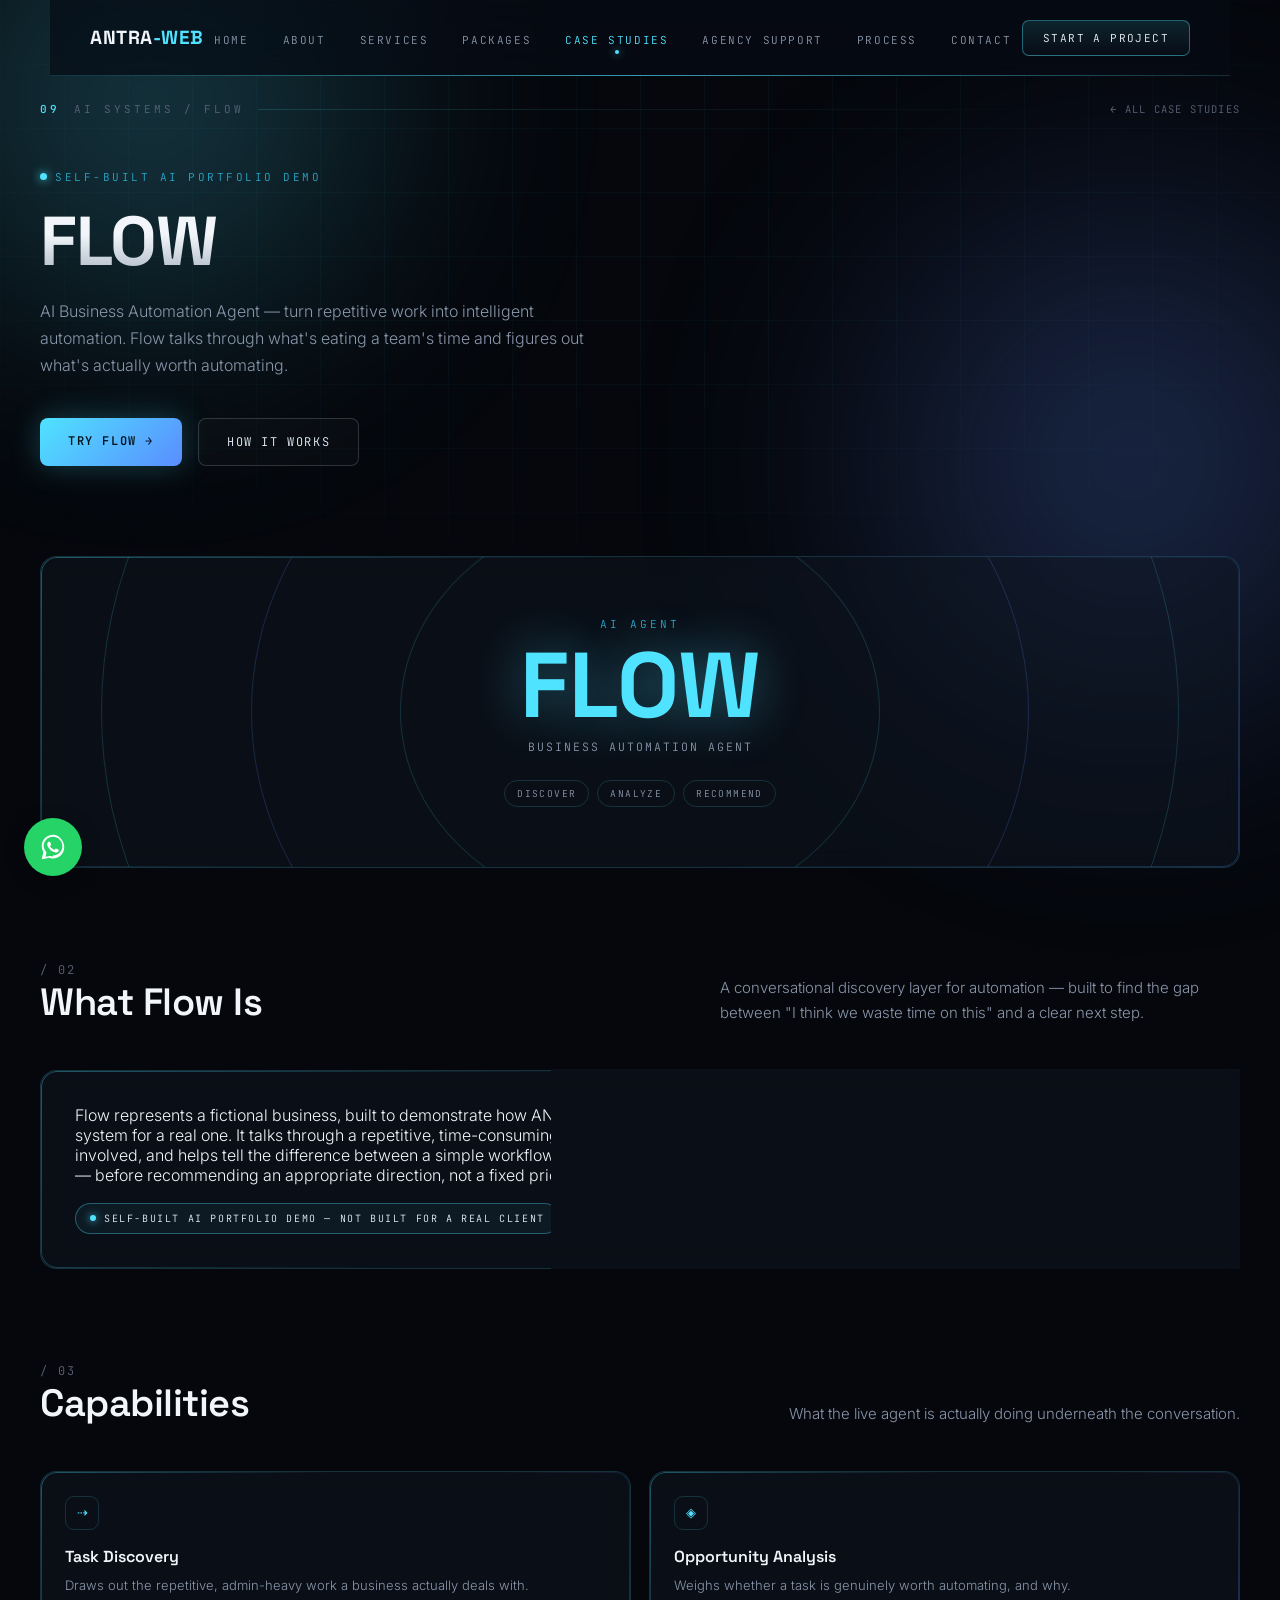
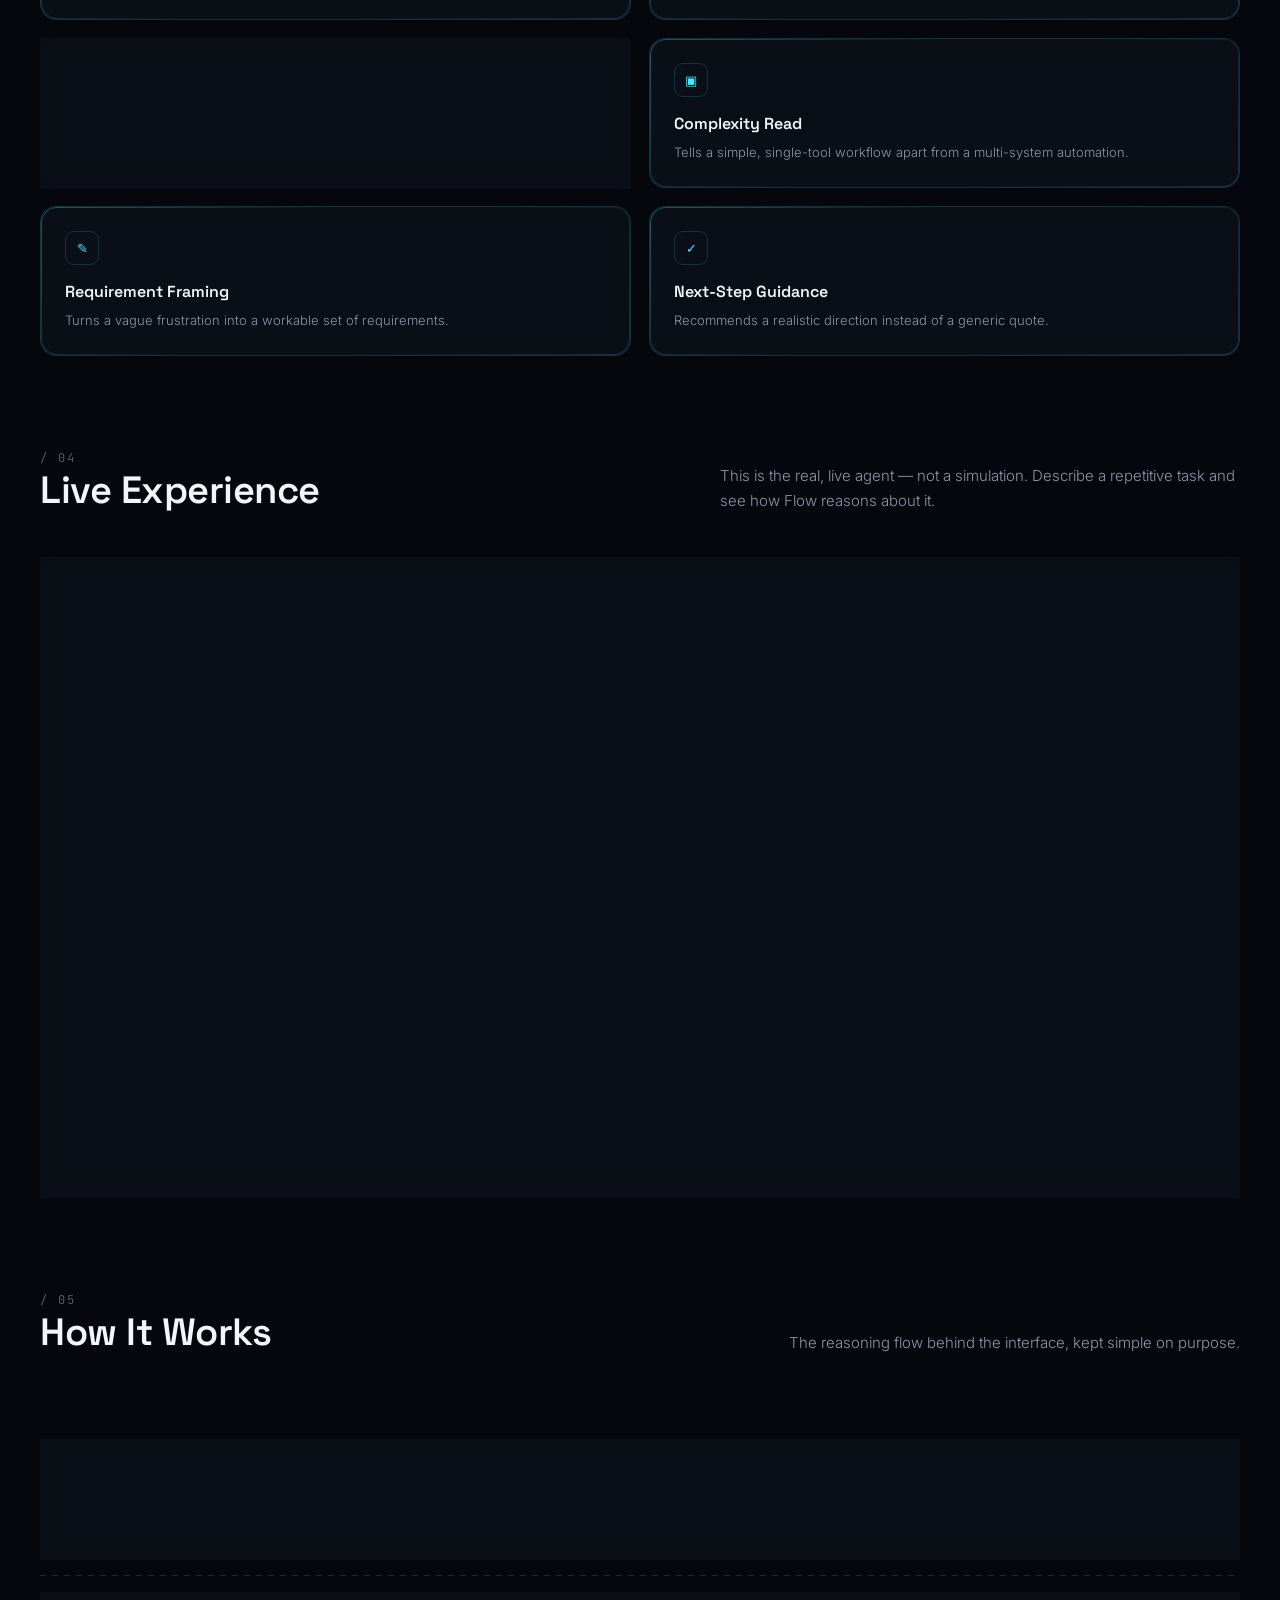
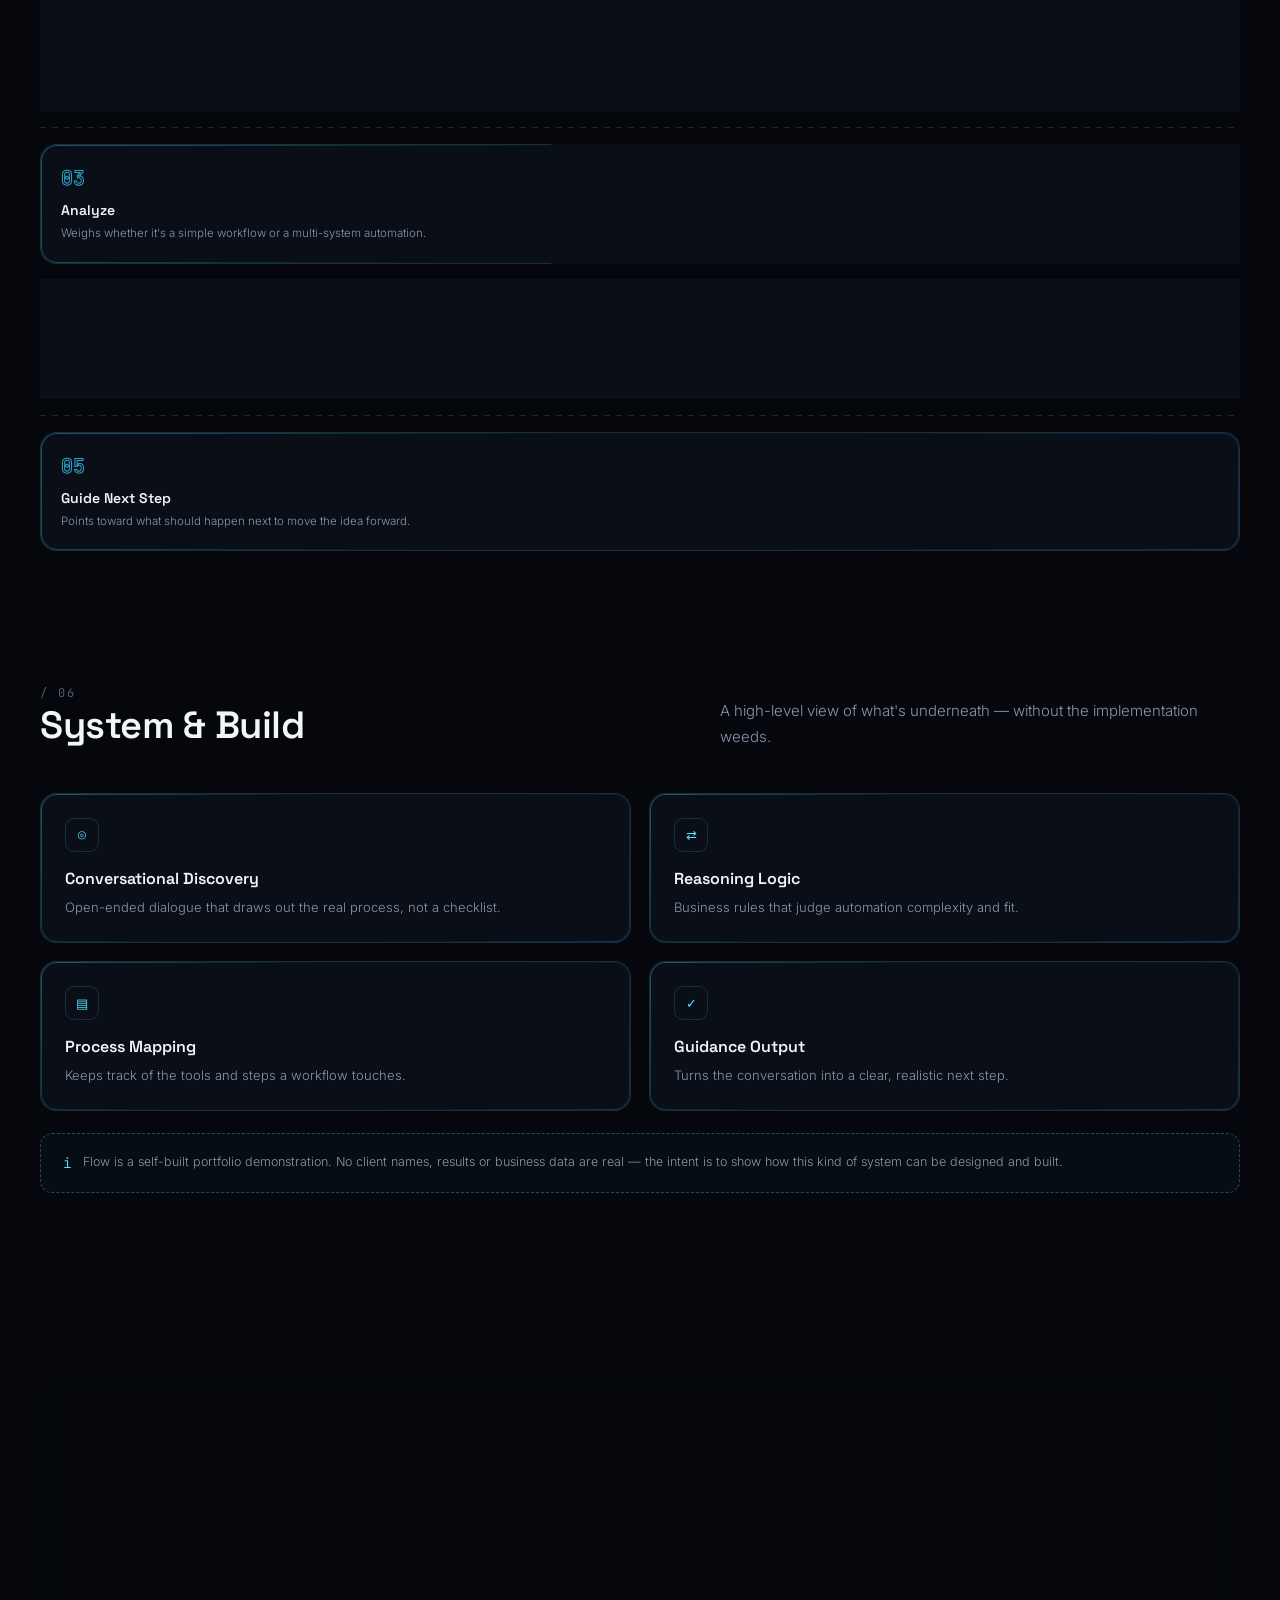
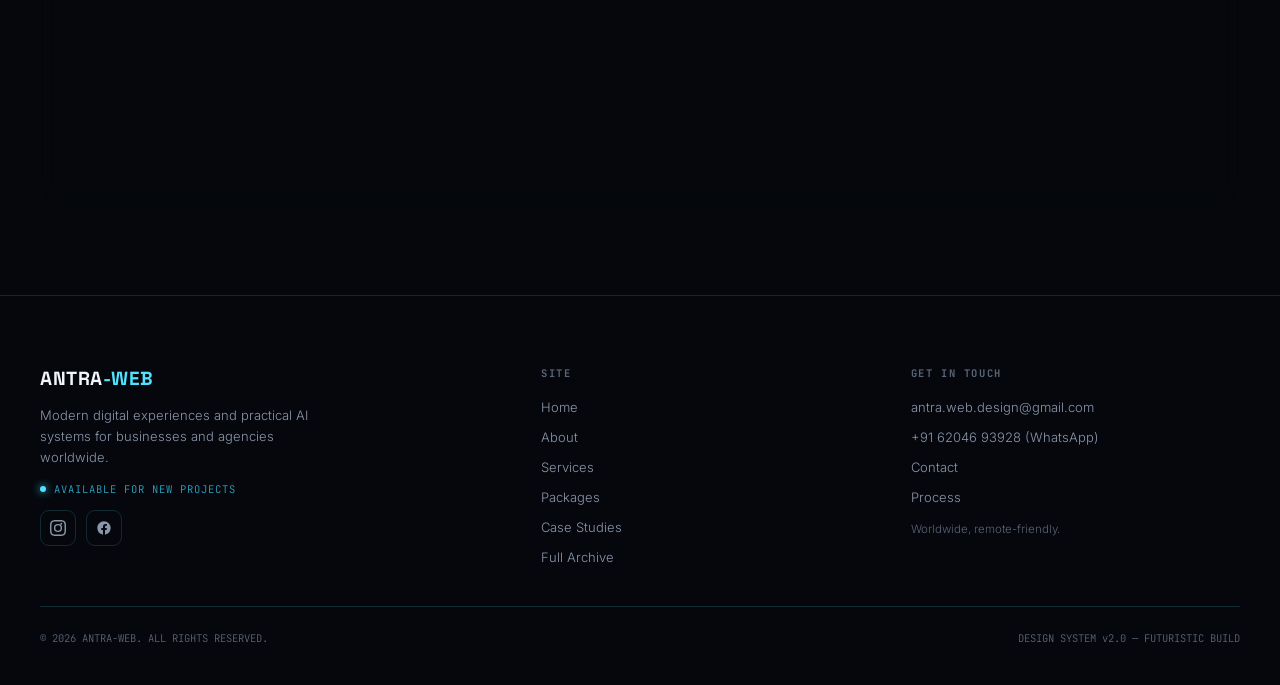
<file: flow.html>
<!DOCTYPE html>
<html lang="en">
<head>
<meta charset="UTF-8">
<title>FLOW — AI Business Automation Agent | ANTRA-WEB</title>
<meta name="viewport" content="width=device-width, initial-scale=1.0">
<meta name="description" content="Meet Flow — a self-built AI business automation agent by ANTRA-WEB. Talk to the live system that helps a business find what's actually worth automating.">
<link rel="canonical" href="https://antra-web.github.io/Antra-Web/flow.html">
<meta property="og:type" content="website">
<meta property="og:title" content="FLOW — AI Business Automation Agent | ANTRA-WEB">
<meta property="og:description" content="A self-built AI business automation agent — talk to the live system directly. Built by ANTRA-WEB as a portfolio demonstration.">
<meta property="og:url" content="https://antra-web.github.io/Antra-Web/flow.html">
<meta property="og:image" content="https://antra-web.github.io/Antra-Web/assets/hero-poster.jpg">
<meta name="twitter:card" content="summary_large_image">
<meta name="twitter:title" content="FLOW — AI Business Automation Agent | ANTRA-WEB">
<meta name="twitter:description" content="A self-built AI business automation agent — talk to the live system directly. Built by ANTRA-WEB as a portfolio demonstration.">
<link rel="preconnect" href="https://fonts.googleapis.com">
<link href="https://fonts.googleapis.com/css2?family=Space+Grotesk:wght@400;500;600;700&family=Inter:wght@300;400;500;600&family=JetBrains+Mono:wght@400;500&display=swap" rel="stylesheet">
<link rel="stylesheet" href="css/animations.css"><link rel="stylesheet" href="css/responsive-repair.css"><link rel="stylesheet" href="css/agent.css"><script src="js/responsive-repair.js" defer></script>
<style>


  :root{
    --bg-void:#05070c;
    --bg-deep:#0a0f1a;
    --bg-panel:#0d1420;
    --navy:#0b1626;
    --charcoal:#10141c;
    --cyan:#4fe3ff;
    --cyan-dim:#2aa8c9;
    --blue:#5a8dff;
    --blue-white:#e8f4ff;
    --white:#f2f6fa;
    --gray:#8a97ab;
    --gray-dim:#5a6478;
    --line: rgba(79,227,255,0.16);
    --glass: rgba(16,22,34,0.55);
    --glass-hi: rgba(30,42,60,0.55);
    --font-display: 'Space Grotesk', sans-serif;
    --font-body: 'Inter', sans-serif;
    --font-mono: 'JetBrains Mono', monospace;
  }
  *{margin:0;padding:0;box-sizing:border-box;}
  html{scroll-behavior:smooth;}
  body{
    background:var(--bg-void);
    color:var(--white);
    font-family:var(--font-body);
    font-weight:300;
    -webkit-font-smoothing:antialiased;
    overflow-x:hidden;
  }
  a{color:inherit;text-decoration:none;}
  img{display:block;max-width:100%;}

  /* ===== BACKDROP ===== */
  .grid-field{
    position:fixed;inset:0;z-index:0;pointer-events:none;
    background-image:
      linear-gradient(rgba(79,227,255,0.035) 1px, transparent 1px),
      linear-gradient(90deg, rgba(79,227,255,0.035) 1px, transparent 1px);
    background-size:64px 64px;
    mask-image:radial-gradient(ellipse 80% 60% at 50% 20%, black 40%, transparent 90%);
  }
  .glow-orb{
    position:fixed;border-radius:50%;filter:blur(120px);pointer-events:none;z-index:0;opacity:0.35;
  }
  .glow-a{width:600px;height:600px;background:radial-gradient(circle,var(--cyan),transparent 70%);top:-200px;left:-150px;}
  .glow-b{width:700px;height:700px;background:radial-gradient(circle,var(--blue),transparent 70%);bottom:10%;right:-200px;}

  /* ===== NAV ===== */
  .navbar{
    position:sticky;top:0;z-index:100;
    display:flex;align-items:center;justify-content:space-between;
    padding:16px 40px;
    background:rgba(8,12,20,0.72);
    backdrop-filter:blur(18px) saturate(140%);
    border-bottom:1px solid var(--line);
  }
  .navbar::after{
    content:'';position:absolute;left:0;right:0;bottom:-1px;height:1px;
    background:linear-gradient(90deg,transparent, var(--cyan), transparent);
    opacity:0.6;
  }
  .logo{font-family:var(--font-display);font-weight:700;font-size:19px;letter-spacing:0.5px;}
  .logo span{color:var(--cyan);}
  .nav-links{display:flex;gap:6px;list-style:none;}
  .nav-links li a{
    position:relative;font-family:var(--font-mono);font-size:11px;letter-spacing:1.6px;
    color:var(--gray);padding:9px 14px;border-radius:6px;transition:all .25s;
  }
  .nav-links li a:hover{color:var(--blue-white);background:rgba(79,227,255,0.06);}
  .nav-links li a.active{color:var(--cyan);}
  .nav-links li a.active::before{
    content:'';position:absolute;left:50%;bottom:2px;transform:translateX(-50%);
    width:4px;height:4px;border-radius:50%;background:var(--cyan);
    box-shadow:0 0 8px var(--cyan);
  }
  .nav-cta{
    font-family:var(--font-mono);font-size:11px;letter-spacing:1.4px;
    padding:10px 20px;border-radius:7px;
    border:1px solid rgba(79,227,255,0.4);
    background:linear-gradient(180deg, rgba(79,227,255,0.12), rgba(79,227,255,0.02));
    box-shadow:0 0 0 rgba(79,227,255,0);
    transition:box-shadow .3s, border-color .3s;
    white-space:nowrap;
  }
  .nav-cta:hover{border-color:var(--cyan);box-shadow:0 0 24px rgba(79,227,255,0.35);}

  /* ===== PAGE FRAME (each of the 8 pages) ===== */
  .page-block{position:relative;z-index:1;border-bottom:1px solid var(--line);}
  .page-tag{
    display:flex;align-items:center;gap:14px;
    padding:26px 40px 0;
    font-family:var(--font-mono);font-size:11px;letter-spacing:3px;color:var(--gray-dim);
  }
  .page-tag .num{color:var(--cyan);font-weight:500;}
  .page-tag .rule{flex:1;height:1px;background:linear-gradient(90deg,var(--line),transparent);}

  section.hero{
    position:relative;
    padding:48px 40px 90px;
    max-width:1400px;margin:0 auto;
  }
  .eyebrow{
    display:inline-flex;align-items:center;gap:8px;
    font-family:var(--font-mono);font-size:11px;letter-spacing:2.5px;color:var(--cyan-dim);
    margin-bottom:22px;
  }
  .eyebrow::before{content:'';width:7px;height:7px;border-radius:50%;background:var(--cyan);box-shadow:0 0 10px var(--cyan);}
  h1.h-title{
    font-family:var(--font-display);font-weight:700;
    font-size:clamp(38px,5.4vw,74px);line-height:1.02;letter-spacing:-1px;
    max-width:920px;
    background:linear-gradient(180deg,var(--white) 40%, var(--gray) 130%);
    -webkit-background-clip:text;background-clip:text;color:transparent;
  }
  .h-sub{
    margin-top:22px;max-width:560px;font-size:16px;line-height:1.7;color:var(--gray);font-weight:300;
  }
  .btn-row{display:flex;gap:16px;margin-top:38px;flex-wrap:wrap;}
  .btn{
    font-family:var(--font-mono);font-size:12px;letter-spacing:1.6px;
    padding:15px 28px;border-radius:8px;cursor:pointer;
    transition:all .28s;
  }
  .btn-primary{
    background:linear-gradient(135deg,var(--cyan),var(--blue));
    color:#03131c;font-weight:600;box-shadow:0 0 30px rgba(79,227,255,0.25);
  }
  .btn-primary:hover{box-shadow:0 0 46px rgba(79,227,255,0.5);transform:translateY(-1px);}
  .btn-ghost{
    border:1px solid rgba(255,255,255,0.16);color:var(--blue-white);
    background:rgba(255,255,255,0.02);
  }
  .btn-ghost:hover{border-color:var(--cyan);background:rgba(79,227,255,0.05);}

  h2.section-title{
    font-family:var(--font-display);font-weight:600;font-size:clamp(26px,3vw,38px);
    letter-spacing:-0.5px;
  }
  .section-lede{color:var(--gray);max-width:520px;margin-top:12px;font-size:15px;line-height:1.7;}
  .section-head{display:flex;justify-content:space-between;align-items:flex-end;gap:30px;flex-wrap:wrap;padding:0 40px;max-width:1400px;margin:0 auto 44px;}
  .section-head .idx{font-family:var(--font-mono);font-size:12px;color:var(--gray-dim);letter-spacing:2px;}
  .content-block{padding:90px 40px;max-width:1400px;margin:0 auto;}
  .content-block.tight{padding-top:0;}

  /* glass panel base */
  .glass{
    background:var(--glass);
    border:1px solid var(--line);
    border-radius:16px;
    backdrop-filter:blur(10px);
    position:relative;
  }
  .glass::before{
    content:'';position:absolute;inset:0;border-radius:16px;padding:1px;
    background:linear-gradient(135deg, rgba(79,227,255,0.35), transparent 40%, transparent 60%, rgba(90,141,255,0.25));
    -webkit-mask:linear-gradient(#fff 0 0) content-box, linear-gradient(#fff 0 0);
    -webkit-mask-composite:xor;mask-composite:exclude;
    pointer-events:none;
  }

  /* ===================== HOME HERO ===================== */
  .home-hero-wrap{
    position:relative;border-radius:22px;overflow:hidden;
    margin-top:34px;
    border:1px solid var(--line);
    background:#04070c;
  }
  .laptop-stage{
    position:relative;width:100%;aspect-ratio:16/10;overflow:hidden;
  }
  .laptop-stage img{
    position:absolute;inset:0;width:100%;height:100%;object-fit:cover;
    filter:brightness(0.72) contrast(1.08) saturate(0.9);
  }
  .stage-vignette{
    position:absolute;inset:0;
    background:radial-gradient(ellipse 70% 60% at 50% 55%, transparent 30%, rgba(4,7,12,0.85) 100%),
               linear-gradient(180deg, rgba(4,7,12,0.5), transparent 30%, transparent 60%, rgba(4,7,12,0.75));
  }
  .hud-overlay{position:absolute;inset:0;opacity:0;transition:opacity 1s ease;pointer-events:none;}
  .laptop-stage.on .hud-overlay{opacity:1;}
  .hud-overlay svg{position:absolute;inset:0;width:100%;height:100%;}
  .hud-line{stroke:var(--cyan);stroke-width:1;opacity:0;stroke-dasharray:4 4;}
  .laptop-stage.on .hud-line{opacity:0.55;animation:dash 3s linear infinite;}
  @keyframes dash{to{stroke-dashoffset:-40;}}

  .hologram-core{
    position:absolute;left:50%;top:46%;transform:translate(-50%,-50%) scale(0.85);
    text-align:center;opacity:0;transition:opacity .8s ease, transform .8s ease;
  }
  .laptop-stage.on .hologram-core{opacity:1;transform:translate(-50%,-50%) scale(1);}
  .hologram-core .ring{
    width:220px;height:220px;border-radius:50%;margin:0 auto;
    border:1px solid rgba(79,227,255,0.5);
    box-shadow:0 0 60px rgba(79,227,255,0.35), inset 0 0 40px rgba(79,227,255,0.15);
    display:flex;align-items:center;justify-content:center;
    animation:pulse-ring 3.4s ease-in-out infinite;
  }
  @keyframes pulse-ring{0%,100%{box-shadow:0 0 40px rgba(79,227,255,0.25), inset 0 0 30px rgba(79,227,255,0.1);}50%{box-shadow:0 0 80px rgba(79,227,255,0.5), inset 0 0 50px rgba(79,227,255,0.22);}}
  .hologram-core .label{
    font-family:var(--font-display);font-weight:600;font-size:14px;letter-spacing:1px;color:var(--blue-white);
    line-height:1.35;
  }
  .hud-module{
    position:absolute;padding:9px 13px;border-radius:9px;
    background:rgba(9,16,26,0.55);border:1px solid rgba(79,227,255,0.35);
    font-family:var(--font-mono);font-size:10px;letter-spacing:1px;color:var(--blue-white);
    backdrop-filter:blur(6px);opacity:0;transform:translateY(8px);
    transition:opacity .6s ease, transform .6s ease;
    box-shadow:0 0 18px rgba(79,227,255,0.12);
  }
  .laptop-stage.on .hud-module{opacity:1;transform:translateY(0);}
  .m1{top:10%;left:6%;transition-delay:.15s;}
  .m2{top:6%;left:38%;transition-delay:.3s;}
  .m3{top:10%;right:5%;transition-delay:.45s;}
  .m4{top:34%;left:2%;transition-delay:.6s;}
  .m5{top:34%;right:2%;transition-delay:.75s;}
  .m6{bottom:8%;left:4%;transition-delay:.9s;}
  .m7{bottom:12%;left:37%;transition-delay:1.05s;}
  .m8{bottom:8%;right:4%;transition-delay:1.2s;}

  .stage-toggle{
    position:absolute;bottom:20px;left:50%;transform:translateX(-50%);
    display:flex;gap:2px;background:rgba(6,10,16,0.7);border:1px solid var(--line);
    border-radius:30px;padding:4px;backdrop-filter:blur(10px);z-index:5;
  }
  .stage-toggle button{
    font-family:var(--font-mono);font-size:10px;letter-spacing:1.4px;padding:8px 16px;
    border-radius:24px;color:var(--gray);cursor:pointer;background:transparent;border:none;transition:all .3s;
  }
  .stage-toggle button.active{background:linear-gradient(135deg,var(--cyan),var(--blue));color:#03131c;font-weight:600;}

  .hero-copy-panel{
    position:absolute;left:5%;bottom:14%;max-width:420px;z-index:4;
  }
  .caption-tag{font-family:var(--font-mono);font-size:10px;letter-spacing:2px;color:var(--cyan);margin-bottom:6px;}
  .caption-txt{font-size:12px;color:var(--gray);line-height:1.6;}

  /* motion reference strip */
  .motion-strip{
    display:flex;align-items:center;gap:8px;flex-wrap:wrap;
    margin-top:26px;padding:16px 20px;border-radius:12px;
    font-family:var(--font-mono);font-size:10.5px;letter-spacing:1px;color:var(--gray);
  }
  .motion-strip .step{color:var(--blue-white);padding:6px 10px;border:1px solid var(--line);border-radius:6px;}
  .motion-strip .arrow{color:var(--cyan-dim);}

  /* ===== capability / feature grids ===== */
  .capability-row{display:grid;grid-template-columns:1.1fr 1.4fr;gap:26px;}
  @media(max-width:900px){.capability-row{grid-template-columns:1fr;}}
  .cap-lead{padding:34px;}
  .cap-lead .big-num{font-family:var(--font-display);font-size:60px;font-weight:700;color:transparent;-webkit-text-stroke:1px var(--cyan-dim);line-height:1;}
  .cap-mini-grid{display:grid;grid-template-columns:1fr 1fr;gap:18px;}
  .cap-card{padding:24px;transition:transform .3s, border-color .3s;}
  .cap-card:hover{transform:translateY(-4px);border-color:rgba(79,227,255,0.45);}
  .cap-card .ic{width:34px;height:34px;border-radius:9px;border:1px solid var(--line);display:flex;align-items:center;justify-content:center;margin-bottom:16px;color:var(--cyan);font-family:var(--font-mono);font-size:13px;}
  .cap-card h3{font-family:var(--font-display);font-size:16px;font-weight:600;margin-bottom:8px;}
  .cap-card p{font-size:13px;color:var(--gray);line-height:1.6;}

  /* featured projects - varied composition */
  .proj-showcase{display:grid;grid-template-columns:1.3fr 1fr;gap:20px;}
  .proj-main{position:relative;border-radius:18px;overflow:hidden;min-height:420px;padding:30px;display:flex;flex-direction:column;justify-content:flex-end;background:linear-gradient(160deg,#0d1826,#060a10);}
  .proj-side{display:flex;flex-direction:column;gap:20px;}
  .proj-mini{border-radius:16px;padding:22px;flex:1;background:linear-gradient(160deg,#0c1420,#070a10);}
  @media(max-width:900px){.proj-showcase{grid-template-columns:1fr;}}
  .browser-chrome{display:flex;gap:5px;margin-bottom:14px;}
  .browser-chrome span{width:8px;height:8px;border-radius:50%;background:rgba(255,255,255,0.15);}
  .tag-pill{display:inline-block;font-family:var(--font-mono);font-size:9.5px;letter-spacing:1.4px;color:var(--cyan);border:1px solid rgba(79,227,255,0.35);padding:4px 10px;border-radius:20px;margin-bottom:14px;}

  /* why us split */
  .why-split{display:grid;grid-template-columns:1fr 1fr;gap:60px;align-items:center;}
  @media(max-width:900px){.why-split{grid-template-columns:1fr;}}
  .why-list{display:flex;flex-direction:column;}
  .why-item{padding:22px 0;border-top:1px solid var(--line);display:flex;gap:20px;}
  .why-item:last-child{border-bottom:1px solid var(--line);}
  .why-item .n{font-family:var(--font-mono);color:var(--cyan-dim);font-size:12px;padding-top:2px;}
  .why-item h4{font-family:var(--font-display);font-size:16px;font-weight:600;margin-bottom:6px;}
  .why-item p{font-size:13px;color:var(--gray);line-height:1.6;max-width:400px;}
  .why-visual{position:relative;aspect-ratio:1;border-radius:20px;overflow:hidden;}
  .orbit-vis{position:absolute;inset:0;display:flex;align-items:center;justify-content:center;}
  .orbit-ring{position:absolute;border:1px solid rgba(79,227,255,0.18);border-radius:50%;}
  .orbit-ring.r1{width:90%;height:90%;}
  .orbit-ring.r2{width:65%;height:65%;border-color:rgba(90,141,255,0.2);}
  .orbit-ring.r3{width:40%;height:40%;}
  .orbit-core{width:80px;height:80px;border-radius:50%;background:radial-gradient(circle,rgba(79,227,255,0.35),transparent 70%);border:1px solid var(--cyan);box-shadow:0 0 50px rgba(79,227,255,0.4);}

  /* final CTA */
  .final-cta{
    padding:80px 50px;border-radius:24px;text-align:center;position:relative;overflow:hidden;
    background:radial-gradient(ellipse at 50% 0%, rgba(79,227,255,0.1), transparent 60%), #070b12;
  }
  .final-cta h2{font-family:var(--font-display);font-size:clamp(30px,4vw,50px);font-weight:700;max-width:700px;margin:0 auto 20px;}
  .final-cta p{color:var(--gray);max-width:460px;margin:0 auto 34px;}

  /* ===================== ABOUT PAGE ===================== */
  .story-flow{display:flex;justify-content:space-between;position:relative;padding:60px 10px 20px;}
  .story-flow::before{
    content:'';position:absolute;left:5%;right:5%;top:50%;height:1px;
    background:repeating-linear-gradient(90deg,var(--line) 0 8px, transparent 8px 16px);
  }
  .story-node{position:relative;z-index:2;text-align:center;flex:1;}
  .story-node .dot{
    width:14px;height:14px;border-radius:50%;background:var(--bg-void);
    border:2px solid var(--cyan);margin:0 auto 14px;
    box-shadow:0 0 16px rgba(79,227,255,0.5);
  }
  .story-node .label{font-family:var(--font-mono);font-size:10.5px;letter-spacing:1.6px;color:var(--blue-white);}
  @media(max-width:900px){.story-flow{flex-wrap:wrap;gap:30px 0;}.story-flow::before{display:none;}.story-node{flex:0 0 33%;}}

  .panel-mosaic{display:grid;grid-template-columns:repeat(5,1fr);gap:16px;}
  @media(max-width:900px){.panel-mosaic{grid-template-columns:1fr 1fr;}}
  .panel-mosaic .p{padding:22px 18px;}
  .panel-mosaic .p h4{font-family:var(--font-display);font-size:14px;font-weight:600;margin-bottom:10px;color:var(--cyan);}
  .panel-mosaic .p p{font-size:12.5px;color:var(--gray);line-height:1.6;}

  /* ===================== SERVICES PAGE — orbit ecosystem ===================== */
  .service-orbit{position:relative;min-height:760px;display:flex;align-items:center;justify-content:center;}
  .service-orbit .hub{
    width:150px;height:150px;border-radius:50%;display:flex;align-items:center;justify-content:center;
    text-align:center;font-family:var(--font-display);font-weight:600;font-size:13px;
    border:1px solid var(--cyan);background:radial-gradient(circle,rgba(79,227,255,0.14),transparent 70%);
    box-shadow:0 0 60px rgba(79,227,255,0.3);z-index:3;
  }
  .service-node{
    position:absolute;width:190px;padding:16px;z-index:2;
  }
  .service-node .idx{font-family:var(--font-mono);font-size:10px;color:var(--cyan-dim);}
  .service-node h4{font-family:var(--font-display);font-size:14px;font-weight:600;margin:6px 0 6px;}
  .service-node p{font-size:11.5px;color:var(--gray);line-height:1.5;}
  .orbit-svg{position:absolute;inset:0;width:100%;height:100%;z-index:1;}
  .orbit-svg line{stroke:rgba(79,227,255,0.25);stroke-width:1;stroke-dasharray:3 5;}
  .services-fallback-grid{display:none;grid-template-columns:repeat(3,1fr);gap:18px;}
  @media(max-width:1000px){.service-orbit{display:none;}.services-fallback-grid{display:grid;}}
  @media(max-width:640px){.services-fallback-grid{grid-template-columns:1fr;}}
  .services-fallback-grid .p{padding:22px;}

  /* ===================== PACKAGES PAGE ===================== */
  .pricing-grid{display:grid;grid-template-columns:repeat(4,1fr);gap:18px;}
  @media(max-width:1100px){.pricing-grid{grid-template-columns:1fr 1fr;}}
  @media(max-width:640px){.pricing-grid{grid-template-columns:1fr;}}
  .price-card{padding:30px 24px;display:flex;flex-direction:column;position:relative;}
  .price-card.featured{
    border-color:rgba(79,227,255,0.6);
    background:linear-gradient(160deg, rgba(79,227,255,0.09), rgba(16,22,34,0.6));
    box-shadow:0 0 60px rgba(79,227,255,0.22);
    transform:translateY(-10px);
  }
  .badge-pop{position:absolute;top:-13px;left:50%;transform:translateX(-50%);
    font-family:var(--font-mono);font-size:9.5px;letter-spacing:1.6px;color:#03131c;
    background:linear-gradient(135deg,var(--cyan),var(--blue));padding:6px 14px;border-radius:20px;font-weight:600;}
  .price-card .p-name{font-family:var(--font-display);font-size:19px;font-weight:600;}
  .price-card .p-target{font-size:11.5px;color:var(--gray-dim);margin:6px 0 20px;}
  .price-card .p-price{font-family:var(--font-display);font-size:38px;font-weight:700;color:var(--blue-white);}
  .price-card .p-price span{font-size:12px;color:var(--gray);font-family:var(--font-mono);}
  .p-features{list-style:none;margin:22px 0 26px;flex:1;}
  .p-features li{font-size:12.5px;color:var(--gray);padding:8px 0;border-top:1px solid rgba(255,255,255,0.06);display:flex;gap:8px;}
  .p-features li::before{content:'—';color:var(--cyan-dim);}
  .p-cta{text-align:center;font-family:var(--font-mono);font-size:11px;letter-spacing:1.4px;padding:12px;border-radius:8px;border:1px solid var(--line);}
  .price-card.featured .p-cta{background:linear-gradient(135deg,var(--cyan),var(--blue));color:#03131c;font-weight:600;border:none;}

  .compare-table{width:100%;border-collapse:collapse;margin-top:20px;font-size:12.5px;}
  .compare-table th,.compare-table td{padding:14px 16px;text-align:left;border-bottom:1px solid var(--line);}
  .compare-table th{font-family:var(--font-mono);font-size:10.5px;letter-spacing:1.2px;color:var(--gray-dim);}
  .compare-table td{color:var(--gray);}
  .compare-table td.yes{color:var(--cyan);}

  /* ===================== PORTFOLIO PAGE ===================== */
  .filter-row{display:flex;gap:10px;flex-wrap:wrap;margin-bottom:34px;}
  .filter-pill{font-family:var(--font-mono);font-size:10.5px;letter-spacing:1.4px;padding:9px 16px;border-radius:22px;border:1px solid var(--line);color:var(--gray);}
  .filter-pill.active{color:#03131c;background:linear-gradient(135deg,var(--cyan),var(--blue));border:none;font-weight:600;}
  .portfolio-grid{display:grid;grid-template-columns:repeat(3,1fr);gap:22px;}
  @media(max-width:1000px){.portfolio-grid{grid-template-columns:1fr 1fr;}}
  @media(max-width:640px){.portfolio-grid{grid-template-columns:1fr;}}
  .port-card{border-radius:16px;overflow:hidden;transition:transform .35s;}
  .port-card:hover{transform:translateY(-6px) scale(1.01);}
  .port-frame{aspect-ratio:4/3;background:linear-gradient(150deg,#0e1826,#060a10);position:relative;overflow:hidden;display:flex;align-items:center;justify-content:center;}
  .port-frame .win-chrome{position:absolute;top:0;left:0;right:0;height:26px;background:rgba(255,255,255,0.03);display:flex;align-items:center;gap:5px;padding:0 10px;border-bottom:1px solid var(--line);}
  .port-frame .win-chrome span{width:6px;height:6px;border-radius:50%;background:rgba(255,255,255,0.15);}
  .port-frame .mock{width:70%;height:60%;border:1px solid rgba(79,227,255,0.3);border-radius:8px;background:rgba(79,227,255,0.04);}
  .port-body{padding:18px 4px;}
  .port-body .cat{font-family:var(--font-mono);font-size:9.5px;color:var(--cyan-dim);letter-spacing:1.4px;}
  .port-body h4{font-family:var(--font-display);font-size:15px;font-weight:600;margin:6px 0;}
  .port-body p{font-size:12px;color:var(--gray);margin-bottom:12px;}
  .port-link{font-family:var(--font-mono);font-size:10.5px;letter-spacing:1.4px;color:var(--cyan);}
  .portfolio-note{font-family:var(--font-mono);font-size:10.5px;letter-spacing:1px;color:var(--gray-dim);margin:-16px 0 26px;}
  /* Homepage preview: a static local screenshot (assets/*.png)
     generated out-of-band by the GitHub Actions + Playwright workflow (see
     scripts/capture-screenshots.mjs). The card just renders a normal <img> —
     no iframe, no live request to the project's site, no loading state. */
  .port-preview{position:absolute;inset:26px 0 0;overflow:hidden;z-index:1;background:linear-gradient(150deg,#0e1826,#060a10);}
  .port-preview img.port-thumb{width:100%;height:100%;object-fit:cover;object-position:top center;display:block;}
  .port-frame .win-chrome{z-index:2;}
  .port-frame::after{content:'';position:absolute;inset:26px 0 0;background:linear-gradient(180deg,rgba(5,7,12,.02),rgba(5,7,12,.18));pointer-events:none;z-index:2;}
  .port-card[hidden]{display:none;}
  .filter-pill{cursor:pointer;}
  .portfolio-extra{display:grid;grid-template-columns:1.2fr 1fr;gap:22px;margin-top:72px;}
  .portfolio-extra .extra-panel{padding:30px;}
  .portfolio-extra h2{font-family:var(--font-display);font-size:24px;margin-bottom:12px;}
  .portfolio-extra p{font-size:13px;color:var(--gray);line-height:1.7;}
  .portfolio-stats{display:grid;grid-template-columns:repeat(3,1fr);gap:12px;margin-top:22px;}
  .portfolio-stat{padding:18px;border:1px solid var(--line);border-radius:10px;background:rgba(79,227,255,.03);}
  .portfolio-stat strong{display:block;font:700 25px var(--font-display);color:var(--cyan);}
  .portfolio-stat span{font:10px var(--font-mono);letter-spacing:1px;color:var(--gray-dim);}
  .portfolio-cta{margin-top:22px;padding:28px;border:1px solid var(--line);border-radius:16px;background:radial-gradient(ellipse at 0 0,rgba(79,227,255,.1),transparent 65%);}
  .portfolio-cta h3{font:600 20px var(--font-display);margin-bottom:8px;}
  @media(max-width:760px){.portfolio-extra{grid-template-columns:1fr;}.portfolio-stats{grid-template-columns:1fr 1fr;}}

  /* ===================== PROCESS PAGE — architecture diagram ===================== */
  .arch-diagram{position:relative;padding:40px 0;}
  .arch-row{display:flex;gap:16px;justify-content:space-between;flex-wrap:wrap;}
  .arch-node{flex:1;min-width:180px;padding:20px;position:relative;}
  .arch-node .n-idx{font-family:var(--font-mono);font-size:20px;font-weight:600;color:transparent;-webkit-text-stroke:1px var(--cyan-dim);}
  .arch-node h4{font-family:var(--font-display);font-size:14px;font-weight:600;margin:10px 0 6px;}
  .arch-node p{font-size:11.5px;color:var(--gray);line-height:1.5;}
  .arch-connector{height:1px;flex-basis:100%;background:repeating-linear-gradient(90deg,var(--line) 0 6px,transparent 6px 12px);margin:0;align-self:center;display:none;}
  @media(min-width:1000px){.arch-connector{display:block;}}

  /* ===================== FAQ PAGE ===================== */
  .accordion-list{display:flex;flex-direction:column;gap:14px;}
  .acc-item{padding:0;overflow:hidden;}
  .acc-head{padding:22px 26px;display:flex;justify-content:space-between;align-items:center;cursor:pointer;}
  .acc-head h4{font-family:var(--font-display);font-size:15.5px;font-weight:500;}
  .acc-icon{width:26px;height:26px;border-radius:50%;border:1px solid var(--line);display:flex;align-items:center;justify-content:center;font-size:13px;color:var(--cyan);flex-shrink:0;margin-left:20px;transition:transform .3s;}
  .acc-item.open .acc-icon{transform:rotate(45deg);border-color:var(--cyan);box-shadow:0 0 14px rgba(79,227,255,0.3);}
  .acc-body{max-height:0;overflow:hidden;transition:max-height .4s ease, padding .4s ease;padding:0 26px;}
  .acc-item.open .acc-body{max-height:200px;padding:0 26px 24px;}
  .acc-body p{font-size:13px;color:var(--gray);line-height:1.7;border-top:1px solid var(--line);padding-top:16px;}
  .acc-item.open{border-color:rgba(79,227,255,0.4);}

  /* ===================== CONTACT PAGE ===================== */
  .contact-layout{display:grid;grid-template-columns:1.4fr 1fr;gap:26px;}
  @media(max-width:900px){.contact-layout{grid-template-columns:1fr;}}
  .form-panel{padding:38px;}
  .field{margin-bottom:20px;}
  .field label{display:block;font-family:var(--font-mono);font-size:10.5px;letter-spacing:1.6px;color:var(--gray-dim);margin-bottom:9px;}
  .field input,.field select,.field textarea{
    width:100%;background:rgba(255,255,255,0.02);border:1px solid var(--line);border-radius:9px;
    padding:13px 15px;color:var(--white);font-family:var(--font-body);font-size:13.5px;
    transition:border-color .3s, box-shadow .3s;
  }
  .field input:focus,.field select:focus,.field textarea:focus{
    outline:none;border-color:var(--cyan);box-shadow:0 0 0 3px rgba(79,227,255,0.12), 0 0 24px rgba(79,227,255,0.15);
  }
  .field.focus-demo input{border-color:var(--cyan);box-shadow:0 0 0 3px rgba(79,227,255,0.12), 0 0 24px rgba(79,227,255,0.15);}
  .info-stack{display:flex;flex-direction:column;gap:18px;}
  .info-panel{padding:26px;}
  .info-panel .tag{font-family:var(--font-mono);font-size:10px;letter-spacing:1.6px;color:var(--cyan-dim);margin-bottom:10px;}
  .info-panel .val{font-family:var(--font-display);font-size:16px;font-weight:500;}
  .social-row{display:flex;gap:10px;margin-top:14px;}
  .social-row a{width:36px;height:36px;border-radius:9px;border:1px solid var(--line);display:flex;align-items:center;justify-content:center;color:var(--gray);transition:border-color .25s, color .25s, box-shadow .25s, transform .25s;}
  .social-row a:hover{border-color:var(--cyan);color:var(--cyan);box-shadow:0 0 16px rgba(79,227,255,0.25);transform:translateY(-2px);}
  .social-row svg{width:16px;height:16px;fill:currentColor;}

  /* ===== FLOATING WHATSAPP BUTTON ===== */
  .wa-float{
    position:fixed;left:24px;bottom:24px;z-index:200;
    width:58px;height:58px;border-radius:50%;
    background:#25D366;
    display:flex;align-items:center;justify-content:center;
    box-shadow:0 4px 18px rgba(0,0,0,0.35), 0 0 0 0 rgba(37,211,102,0.5);
    transition:transform .25s ease, box-shadow .25s ease;
    animation:wa-pulse 2.8s ease-in-out infinite;
  }
  .wa-float:hover{transform:translateY(-3px) scale(1.05);}
  .wa-float svg{width:30px;height:30px;fill:#fff;}
  @keyframes wa-pulse{
    0%,100%{box-shadow:0 4px 18px rgba(0,0,0,0.35), 0 0 0 0 rgba(37,211,102,0.45);}
    50%{box-shadow:0 4px 18px rgba(0,0,0,0.35), 0 0 0 10px rgba(37,211,102,0);}
  }
  @media(prefers-reduced-motion:reduce){.wa-float{animation:none;}}
  @media(max-width:640px){.wa-float{left:16px;bottom:16px;width:52px;height:52px;}.wa-float svg{width:26px;height:26px;}}

  /* ===== FOOTER ===== */
  footer{position:relative;z-index:1;padding:70px 40px 40px;}
  .footer-grid{max-width:1400px;margin:0 auto;display:grid;grid-template-columns:1.4fr 1fr 1fr 1fr;gap:40px;padding-bottom:40px;border-bottom:1px solid var(--line);}
  @media(max-width:800px){.footer-grid{grid-template-columns:1fr 1fr;}}
  .footer-grid h5{font-family:var(--font-mono);font-size:10.5px;letter-spacing:1.6px;color:var(--gray-dim);margin-bottom:16px;}
  .footer-grid ul{list-style:none;display:flex;flex-direction:column;gap:10px;}
  .footer-grid a{font-size:13px;color:var(--gray);}
  .footer-grid a:hover{color:var(--cyan);}
  .footer-bottom{max-width:1400px;margin:24px auto 0;display:flex;justify-content:space-between;font-family:var(--font-mono);font-size:10.5px;color:var(--gray-dim);flex-wrap:wrap;gap:10px;}

  ::selection{background:rgba(79,227,255,0.3);}
  ::-webkit-scrollbar{width:9px;}
  ::-webkit-scrollbar-track{background:var(--bg-void);}
  ::-webkit-scrollbar-thumb{background:#1a2434;border-radius:10px;}

/* ===================== ADDITIONS: shared modules ===================== */

/* WhatsApp CTA button */
.btn-whatsapp{
  display:inline-flex;align-items:center;gap:10px;
  font-family:var(--font-mono);font-size:12px;letter-spacing:1.4px;
  padding:14px 26px;border-radius:8px;cursor:pointer;
  background:linear-gradient(135deg,#25D366,#128C7E);
  color:#04150e;font-weight:600;box-shadow:0 0 30px rgba(37,211,102,0.25);
  transition:all .28s;
}
.btn-whatsapp:hover{box-shadow:0 0 46px rgba(37,211,102,0.5);transform:translateY(-1px);}
.btn-whatsapp svg{width:16px;height:16px;fill:currentColor;}

/* Tag cloud — Who We Work With */
.tag-cloud{display:flex;flex-wrap:wrap;gap:12px;}
.tag-chip{
  font-family:var(--font-mono);font-size:11.5px;letter-spacing:1px;color:var(--blue-white);
  padding:11px 18px;border-radius:24px;border:1px solid var(--line);
  background:rgba(79,227,255,0.04);transition:all .3s;
}
.tag-chip:hover{border-color:var(--cyan);background:rgba(79,227,255,0.09);transform:translateY(-2px);}

/* Service relationship grid */
.combo-grid{display:grid;grid-template-columns:1fr 1fr;gap:16px;}
@media(max-width:800px){.combo-grid{grid-template-columns:1fr;}}
.combo-card{padding:22px;display:flex;flex-direction:column;gap:10px;}
.combo-goal{font-family:var(--font-display);font-size:15px;font-weight:600;color:var(--blue-white);}
.combo-path{display:flex;align-items:center;gap:10px;flex-wrap:wrap;font-family:var(--font-mono);font-size:10.5px;letter-spacing:1px;}
.combo-path span{padding:6px 12px;border-radius:6px;border:1px solid var(--line);color:var(--cyan);}
.combo-path .plus{color:var(--gray-dim);border:none;padding:0;}

/* Disclaimer note */
.note-strip{
  display:flex;gap:12px;align-items:flex-start;padding:18px 22px;border-radius:12px;
  border:1px dashed rgba(79,227,255,0.3);background:rgba(79,227,255,0.03);
  font-size:12.5px;color:var(--gray);line-height:1.6;
}
.note-strip .ic{color:var(--cyan);font-family:var(--font-mono);font-size:14px;}

/* Quick launch card */
.quick-launch{
  padding:36px;border-radius:20px;display:flex;justify-content:space-between;align-items:center;gap:30px;flex-wrap:wrap;
  background:radial-gradient(ellipse at 0% 0%, rgba(79,227,255,0.08), transparent 60%);
}
.quick-launch .ql-price{font-family:var(--font-display);font-size:34px;font-weight:700;color:var(--cyan);}
.quick-launch .ql-price span{font-size:12px;color:var(--gray);font-family:var(--font-mono);font-weight:400;}

/* Custom scope factor pills */
.factor-row{display:flex;flex-wrap:wrap;gap:10px;margin-top:16px;}
.factor-row span{font-family:var(--font-mono);font-size:10.5px;color:var(--gray);padding:8px 14px;border:1px solid var(--line);border-radius:8px;}

/* ===== PORTFOLIO: floating holographic preview modal ===== */
.port-card{cursor:pointer;}
.modal-overlay{
  position:fixed;inset:0;z-index:1000;
  background:rgba(3,5,9,0.82);backdrop-filter:blur(6px);
  display:flex;align-items:center;justify-content:center;padding:24px;
  opacity:0;pointer-events:none;transition:opacity .35s ease;
}
.modal-overlay.open{opacity:1;pointer-events:auto;}
.modal-window{
  width:100%;max-width:920px;max-height:88vh;overflow:auto;
  border-radius:18px;border:1px solid rgba(79,227,255,0.45);
  background:linear-gradient(160deg, rgba(13,20,32,0.92), rgba(6,9,15,0.96));
  box-shadow:0 0 90px rgba(79,227,255,0.25), 0 30px 60px rgba(0,0,0,0.6);
  transform:translateY(24px) scale(0.97);transition:transform .4s cubic-bezier(.2,.9,.25,1);
}
.modal-overlay.open .modal-window{transform:translateY(0) scale(1);}
.modal-chrome{
  display:flex;align-items:center;justify-content:space-between;
  padding:14px 18px;border-bottom:1px solid var(--line);
}
.modal-chrome .dots{display:flex;gap:6px;}
.modal-chrome .dots span{width:9px;height:9px;border-radius:50%;background:rgba(255,255,255,0.15);}
.modal-chrome .url-bar{
  flex:1;margin:0 16px;font-family:var(--font-mono);font-size:11px;color:var(--gray);
  background:rgba(255,255,255,0.03);border:1px solid var(--line);border-radius:20px;
  padding:6px 16px;text-align:center;
}
.modal-close{
  width:28px;height:28px;border-radius:50%;border:1px solid var(--line);
  display:flex;align-items:center;justify-content:center;cursor:pointer;color:var(--gray);
  transition:all .25s;flex-shrink:0;
}
.modal-close:hover{color:var(--cyan);border-color:var(--cyan);box-shadow:0 0 14px rgba(79,227,255,0.3);}
.modal-preview{
  aspect-ratio:16/9;background:linear-gradient(150deg,#0e1826,#060a10);
  display:flex;align-items:center;justify-content:center;position:relative;overflow:hidden;
}
.modal-preview .mock-lg{width:82%;height:74%;border:1px solid rgba(79,227,255,0.35);border-radius:12px;background:rgba(79,227,255,0.045);
  display:flex;align-items:center;justify-content:center;font-family:var(--font-mono);font-size:11px;color:var(--gray-dim);letter-spacing:1.4px;}
.modal-body{padding:26px 30px 30px;}
.modal-body .cat{font-family:var(--font-mono);font-size:10px;letter-spacing:1.6px;color:var(--cyan-dim);}
.modal-body h3{font-family:var(--font-display);font-size:24px;font-weight:600;margin:8px 0 12px;}
.modal-body p{font-size:13.5px;color:var(--gray);line-height:1.7;max-width:560px;margin-bottom:24px;}
.modal-actions{display:flex;gap:14px;flex-wrap:wrap;}

/* ===== SIMPLIFIED FOOTER (no invented socials) ===== */
.footer-grid.simple{grid-template-columns:1.4fr 1fr 1fr;}
@media(max-width:800px){.footer-grid.simple{grid-template-columns:1fr 1fr;}}
.footer-availability{
  display:inline-flex;align-items:center;gap:8px;font-family:var(--font-mono);font-size:10.5px;
  color:var(--cyan-dim);letter-spacing:1px;margin-top:14px;
}
.footer-availability::before{content:'';width:6px;height:6px;border-radius:50%;background:var(--cyan);box-shadow:0 0 8px var(--cyan);}

/* value cards (about) */
.value-grid{display:grid;grid-template-columns:repeat(4,1fr);gap:16px;}
@media(max-width:900px){.value-grid{grid-template-columns:1fr 1fr;}}
.value-card{padding:26px 22px;}
.value-card .vn{font-family:var(--font-mono);font-size:11px;color:var(--cyan-dim);}
.value-card h4{font-family:var(--font-display);font-size:16px;font-weight:600;margin:10px 0 8px;}
.value-card p{font-size:12.5px;color:var(--gray);line-height:1.6;}

/* form section headers */
.form-section-label{
  font-family:var(--font-mono);font-size:10.5px;letter-spacing:2px;color:var(--cyan);
  margin:26px 0 14px;padding-top:20px;border-top:1px solid var(--line);
}
.form-section-label:first-child{margin-top:0;padding-top:0;border-top:none;}
.field-row{display:grid;grid-template-columns:1fr 1fr;gap:16px;}
@media(max-width:640px){.field-row{grid-template-columns:1fr;}}
.checkbox-field{display:flex;align-items:flex-start;gap:10px;font-size:12px;color:var(--gray);line-height:1.6;}
.checkbox-field input{margin-top:3px;}

/* home teaser cards for about/faq preview */
.mini-teaser{padding:30px;display:flex;flex-direction:column;gap:14px;}
.mini-teaser h3{font-family:var(--font-display);font-size:20px;font-weight:600;}
.mini-teaser p{font-size:13px;color:var(--gray);line-height:1.7;}

/* ===================== CASE STUDIES PAGE ===================== */
.cs-jump{display:flex;flex-wrap:wrap;gap:10px;margin-top:30px;}
.cs-jump a{font-family:var(--font-mono);font-size:10.5px;letter-spacing:1.4px;color:var(--gray);border:1px solid var(--line);padding:8px 14px;border-radius:20px;transition:all .25s;}
.cs-jump a:hover{color:var(--cyan);border-color:var(--cyan);background:rgba(79,227,255,0.06);}
.cs-jump a.active{color:var(--cyan);border-color:var(--cyan);background:rgba(79,227,255,0.08);}

.case-stack{display:flex;flex-direction:column;gap:36px;}
.case-spread{display:grid;grid-template-columns:1fr 1fr;overflow:hidden;border-radius:20px;}
@media(max-width:900px){.case-spread{grid-template-columns:1fr;}}
.case-spread:nth-child(even) .case-spread-media{order:2;}
@media(max-width:900px){.case-spread:nth-child(even) .case-spread-media{order:initial;}}
.case-spread-media{position:relative;align-self:start;aspect-ratio:208/100;background:#070a10;overflow:hidden;}
@media(max-width:900px){.case-spread-media{align-self:stretch;}}
.cs-shot{position:absolute;inset:0;width:100%;height:100%;object-fit:contain;object-position:center;}
.case-spread-media::after{content:'';position:absolute;inset:0;background:linear-gradient(180deg,rgba(5,7,12,0) 55%,rgba(5,7,12,.55) 100%);}
.cs-num{position:absolute;top:16px;left:18px;z-index:2;font-family:var(--font-mono);font-size:11px;letter-spacing:2px;color:var(--cyan);text-shadow:0 0 10px rgba(79,227,255,.6);}
.cs-concept-flag{position:absolute;top:16px;right:18px;z-index:2;font-family:var(--font-mono);font-size:9px;letter-spacing:1.5px;color:#e9fbff;background:rgba(4,7,12,.6);border:1px solid var(--line);padding:4px 9px;border-radius:20px;}
.case-spread-body{padding:38px;display:flex;flex-direction:column;}
.cs-cat{font-family:var(--font-mono);font-size:10px;letter-spacing:2px;color:var(--cyan-dim);margin-bottom:8px;}
.case-spread-body h2{font-family:var(--font-display);font-weight:600;font-size:clamp(22px,2.6vw,30px);margin-bottom:14px;}
.case-lede{color:var(--gray);font-size:14.5px;line-height:1.7;margin-bottom:22px;}
.case-meta-grid{display:grid;grid-template-columns:1fr 1fr;gap:16px 20px;padding:20px 0;border-top:1px solid var(--line);border-bottom:1px solid var(--line);margin-bottom:20px;}
@media(max-width:520px){.case-meta-grid{grid-template-columns:1fr;}}
.case-meta-grid h5{font-family:var(--font-mono);font-size:10px;letter-spacing:1.8px;color:var(--cyan-dim);margin-bottom:6px;}
.case-meta-grid p{font-size:12.5px;color:var(--gray);line-height:1.6;}
.case-intent{font-size:13px;color:var(--blue-white);line-height:1.6;margin-bottom:20px;}
.case-intent strong{color:var(--cyan);font-family:var(--font-mono);font-size:11px;letter-spacing:1.4px;margin-right:6px;}
.cs-proves{display:flex;flex-wrap:wrap;gap:7px;margin-bottom:24px;}
.cs-proves span{font-family:var(--font-mono);font-size:9px;letter-spacing:1px;color:var(--gray);border:1px solid var(--line);padding:4px 9px;border-radius:20px;}
.case-spread-body .btn{align-self:flex-start;}
</style>
</head>
<body>
<div class="grid-field"></div><div class="glow-orb glow-a"></div><div class="glow-orb glow-b"></div>
<nav class="navbar">
<div class="logo">ANTRA<span>-WEB</span></div>
<ul class="nav-links">
<li><a href="index.html">HOME</a></li>
<li><a href="about.html">ABOUT</a></li>
<li><a href="services.html">SERVICES</a></li>
<li><a href="packages.html">PACKAGES</a></li>
<li><a href="case-studies.html" class="active">CASE STUDIES</a></li>
<li><a href="index.html#agency">AGENCY SUPPORT</a></li>
<li><a href="process.html">PROCESS</a></li>
<li><a href="contact.html">CONTACT</a></li>
</ul>
<a class="nav-cta" href="contact.html">START A PROJECT</a>
</nav>

<div class="page-block" id="flow-page">
<div class="page-tag"><span class="num">09</span><span>AI SYSTEMS / FLOW</span><div class="rule"></div><a href="case-studies.html#flow" style="font-family:var(--font-mono);font-size:10.5px;letter-spacing:1.2px;color:var(--gray-dim);white-space:nowrap;">&larr; ALL CASE STUDIES</a></div>

<!-- ===== 01 HERO ===== -->
<section class="hero">
<div class="eyebrow">SELF-BUILT AI PORTFOLIO DEMO</div>
<h1 class="h-title">FLOW</h1>
<p class="h-sub">AI Business Automation Agent — turn repetitive work into intelligent automation. Flow talks through what's eating a team's time and figures out what's actually worth automating.</p>
<div class="btn-row">
<a class="btn btn-primary" href="#live-experience">TRY FLOW →</a>
<a class="btn btn-ghost" href="#how-it-works">HOW IT WORKS</a>
</div>
</section>

<div class="content-block tight">
<div class="agent-orb glass reveal-up">
<div class="agent-orb-rings"><span class="orbit-ring r1"></span><span class="orbit-ring r2"></span><span class="orbit-ring r3"></span></div>
<div class="agent-orb-core">
<span class="agent-orb-kicker">AI AGENT</span>
<span class="agent-orb-name">FLOW</span>
<span class="agent-orb-role">BUSINESS AUTOMATION AGENT</span>
</div>
<div class="agent-orb-tags"><span>DISCOVER</span><span>ANALYZE</span><span>RECOMMEND</span></div>
</div>
</div>

<!-- ===== 02 WHAT IT IS ===== -->
<div class="section-head reveal-up">
<div><span class="idx">/ 02</span><h2 class="section-title">What Flow Is</h2></div>
<p class="section-lede">A conversational discovery layer for automation — built to find the gap between "I think we waste time on this" and a clear next step.</p>
</div>
<div class="content-block tight">
<div class="glass" style="padding:34px;">
<p class="body-text" style="max-width:760px;">Flow represents a fictional business, built to demonstrate how ANTRA-WEB approaches this kind of system for a real one. It talks through a repetitive, time-consuming task, asks about the tools and people involved, and helps tell the difference between a simple workflow and one that touches several systems — before recommending an appropriate direction, not a fixed price.</p>
<div class="demo-badge">SELF-BUILT AI PORTFOLIO DEMO — NOT BUILT FOR A REAL CLIENT</div>
</div>
</div>

<!-- ===== 03 CAPABILITIES ===== -->
<div class="section-head reveal-up">
<div><span class="idx">/ 03</span><h2 class="section-title">Capabilities</h2></div>
<p class="section-lede">What the live agent is actually doing underneath the conversation.</p>
</div>
<div class="content-block tight">
<div class="cap-mini-grid reveal-up">
<div class="glass cap-card"><div class="ic">⇢</div><h3>Task Discovery</h3><p>Draws out the repetitive, admin-heavy work a business actually deals with.</p></div>
<div class="glass cap-card"><div class="ic">◈</div><h3>Opportunity Analysis</h3><p>Weighs whether a task is genuinely worth automating, and why.</p></div>
<div class="glass cap-card"><div class="ic">⇄</div><h3>Tooling &amp; Systems</h3><p>Understands which tools and systems a process actually touches.</p></div>
<div class="glass cap-card"><div class="ic">▣</div><h3>Complexity Read</h3><p>Tells a simple, single-tool workflow apart from a multi-system automation.</p></div>
<div class="glass cap-card"><div class="ic">✎</div><h3>Requirement Framing</h3><p>Turns a vague frustration into a workable set of requirements.</p></div>
<div class="glass cap-card"><div class="ic">✓</div><h3>Next-Step Guidance</h3><p>Recommends a realistic direction instead of a generic quote.</p></div>
</div>
</div>

<!-- ===== 04 LIVE EXPERIENCE ===== -->
<div class="section-head reveal-up" id="live-experience">
<div><span class="idx">/ 04</span><h2 class="section-title">Live Experience</h2></div>
<p class="section-lede">This is the real, live agent — not a simulation. Describe a repetitive task and see how Flow reasons about it.</p>
</div>
<div class="content-block tight">
<div class="agent-chat glass reveal-up" data-agent-chat data-webhook="https://lovely-webdev.app.n8n.cloud/webhook/000a0ca5-e54a-4d26-944e-fc2189711aee/chat" data-proxy="https://antra-agents-proxy.khushikumari30082010.workers.dev/flow" data-agent-name="Flow">
<div class="agent-chat-head">
<div class="agent-chat-id">
<div class="agent-avatar">F</div>
<div>
<div class="agent-chat-name">Flow <span class="status-live"><i></i>LIVE</span></div>
<div class="agent-chat-role">AI Business Automation Agent</div>
</div>
</div>
<button type="button" class="chat-open-live-btn" data-chat-open-live>OPEN IN NEW TAB ↗</button>
</div>
<div class="agent-chat-body" data-chat-body>
<div class="agent-chat-empty" data-chat-empty>
<div class="empty-icon">⇢</div>
<p>Start a conversation with Flow — try one of these, or type your own.</p>
<div class="suggestion-row">
<button type="button" class="suggestion-chip" data-chat-chip="We waste a lot of time on manual data entry, can this be automated?">We waste time on manual data entry</button>
<button type="button" class="suggestion-chip" data-chat-chip="How do I know if a task is worth automating?">Is my task worth automating?</button>
<button type="button" class="suggestion-chip" data-chat-chip="What tools and systems do you need to know about?">What do you need to know?</button>
</div>
</div>
</div>
<form class="agent-chat-inputbar" data-chat-form>
<textarea data-chat-input placeholder="Message Flow…" rows="1"></textarea>
<button type="submit" class="chat-send-btn" data-chat-send aria-label="Send message">→</button>
</form>
<div class="agent-chat-footnote">FLOW IS A LIVE, SELF-BUILT AI SYSTEM — REPLIES COME DIRECTLY FROM THE DEPLOYED AGENT, NOT A SCRIPT. THIS IS A PORTFOLIO DEMONSTRATION, NOT A REAL BUSINESS.</div>
</div>
</div>

<!-- ===== 05 HOW IT WORKS ===== -->
<div class="section-head reveal-up" id="how-it-works">
<div><span class="idx">/ 05</span><h2 class="section-title">How It Works</h2></div>
<p class="section-lede">The reasoning flow behind the interface, kept simple on purpose.</p>
</div>
<div class="content-block tight">
<div class="arch-diagram reveal-up">
<div class="arch-row">
<div class="glass arch-node"><div class="n-idx">01</div><h4>Discover</h4><p>Understands the repetitive task and the frustration behind it.</p></div>
<div class="arch-connector"></div>
<div class="glass arch-node"><div class="n-idx">02</div><h4>Ask Targeted Questions</h4><p>Digs into the tools, people and steps the process actually involves.</p></div>
<div class="arch-connector"></div>
<div class="glass arch-node"><div class="n-idx">03</div><h4>Analyze</h4><p>Weighs whether it's a simple workflow or a multi-system automation.</p></div>
</div>
<div class="arch-row" style="margin-top:16px;">
<div class="glass arch-node"><div class="n-idx">04</div><h4>Recommend</h4><p>Suggests a realistic automation direction, not a fixed price.</p></div>
<div class="arch-connector"></div>
<div class="glass arch-node"><div class="n-idx">05</div><h4>Guide Next Step</h4><p>Points toward what should happen next to move the idea forward.</p></div>
</div>
</div>
</div>

<!-- ===== 06 SYSTEM / BUILD ===== -->
<div class="section-head reveal-up">
<div><span class="idx">/ 06</span><h2 class="section-title">System &amp; Build</h2></div>
<p class="section-lede">A high-level view of what's underneath — without the implementation weeds.</p>
</div>
<div class="content-block tight">
<div class="cap-mini-grid reveal-up">
<div class="glass cap-card"><div class="ic">◎</div><h3>Conversational Discovery</h3><p>Open-ended dialogue that draws out the real process, not a checklist.</p></div>
<div class="glass cap-card"><div class="ic">⇄</div><h3>Reasoning Logic</h3><p>Business rules that judge automation complexity and fit.</p></div>
<div class="glass cap-card"><div class="ic">▤</div><h3>Process Mapping</h3><p>Keeps track of the tools and steps a workflow touches.</p></div>
<div class="glass cap-card"><div class="ic">✓</div><h3>Guidance Output</h3><p>Turns the conversation into a clear, realistic next step.</p></div>
</div>
<div class="note-strip reveal-up" style="margin-top:22px;"><span class="ic">i</span><span>Flow is a self-built portfolio demonstration. No client names, results or business data are real — the intent is to show how this kind of system can be designed and built.</span></div>
</div>

<!-- ===== 07 FINAL CTA ===== -->
<div class="content-block">
<div class="glass final-cta reveal-up">
<h2>Find the work worth automating.</h2>
<p>Talk to the live agent above, or get in touch about building something like this for a real business.</p>
<div style="display:flex;gap:16px;justify-content:center;flex-wrap:wrap;">
<a class="btn btn-primary" href="#live-experience">TRY FLOW →</a>
<a class="btn btn-ghost" href="contact.html">START A PROJECT</a>
</div>
</div>
</div>

</div>

<footer>
<div class="footer-grid simple">
<div>
<div class="logo">ANTRA<span>-WEB</span></div>
<p style="color:var(--gray);font-size:13px;margin-top:14px;max-width:280px;line-height:1.6;">Modern digital experiences and practical AI systems for businesses and agencies worldwide.</p>
<div class="footer-availability">AVAILABLE FOR NEW PROJECTS</div>
<div class="social-row">
<a href="https://www.instagram.com/antra_web/" target="_blank" rel="noopener" aria-label="Instagram"><svg viewBox="0 0 24 24" xmlns="http://www.w3.org/2000/svg"><path d="M12 2.16c3.2 0 3.58.01 4.85.07 1.17.05 1.8.25 2.22.41.56.22.96.48 1.38.9.42.42.68.82.9 1.38.16.42.36 1.05.41 2.22.06 1.27.07 1.65.07 4.85s-.01 3.58-.07 4.85c-.05 1.17-.25 1.8-.41 2.22-.22.56-.48.96-.9 1.38-.42.42-.82.68-1.38.9-.42.16-1.05.36-2.22.41-1.27.06-1.65.07-4.85.07s-3.58-.01-4.85-.07c-1.17-.05-1.8-.25-2.22-.41-.56-.22-.96-.48-1.38-.9-.42-.42-.68-.82-.9-1.38-.16-.42-.36-1.05-.41-2.22-.06-1.27-.07-1.65-.07-4.85s.01-3.58.07-4.85c.05-1.17.25-1.8.41-2.22.22-.56.48-.96.9-1.38.42-.42.82-.68 1.38-.9.42-.16 1.05-.36 2.22-.41 1.27-.06 1.65-.07 4.85-.07M12 0C8.74 0 8.33.01 7.05.07 5.78.13 4.9.33 4.14.63c-.79.31-1.46.72-2.13 1.39C1.35 2.68.94 3.35.63 4.14.33 4.9.13 5.78.07 7.05.01 8.33 0 8.74 0 12s.01 3.67.07 4.95c.06 1.27.26 2.15.56 2.91.31.79.72 1.46 1.39 2.13.67.67 1.34 1.08 2.13 1.39.76.3 1.64.5 2.91.56C8.33 23.99 8.74 24 12 24s3.67-.01 4.95-.07c1.27-.06 2.15-.26 2.91-.56.79-.31 1.46-.72 2.13-1.39.67-.67 1.08-1.34 1.39-2.13.3-.76.5-1.64.56-2.91.06-1.28.07-1.69.07-4.95s-.01-3.67-.07-4.95c-.06-1.27-.26-2.15-.56-2.91-.31-.79-.72-1.46-1.39-2.13C21.32 1.35 20.65.94 19.86.63c-.76-.3-1.64-.5-2.91-.56C15.67.01 15.26 0 12 0zm0 5.84A6.16 6.16 0 1 0 12 18.16 6.16 6.16 0 0 0 12 5.84zm0 10.16a4 4 0 1 1 0-8 4 4 0 0 1 0 8zm6.41-10.4a1.44 1.44 0 1 1-2.88 0 1.44 1.44 0 0 1 2.88 0z"/></svg></a>
<a href="https://www.facebook.com/profile.php?id=61591988702111" target="_blank" rel="noopener" aria-label="Facebook"><svg viewBox="0 0 24 24" xmlns="http://www.w3.org/2000/svg"><path d="M22 12.06C22 6.5 17.52 2 12 2S2 6.5 2 12.06c0 5.02 3.66 9.18 8.44 9.94v-7.03H7.9v-2.91h2.54V9.85c0-2.51 1.49-3.9 3.77-3.9 1.09 0 2.23.2 2.23.2v2.46h-1.26c-1.24 0-1.63.77-1.63 1.56v1.88h2.78l-.44 2.91h-2.34V22c4.78-.76 8.44-4.92 8.44-9.94z"/></svg></a>
</div>
</div>
<div><h5>SITE</h5><ul><li><a href="index.html">Home</a></li><li><a href="about.html">About</a></li><li><a href="services.html">Services</a></li><li><a href="packages.html">Packages</a></li><li><a href="case-studies.html">Case Studies</a></li><li><a href="portfolio.html">Full Archive</a></li></ul></div>
<div><h5>GET IN TOUCH</h5><ul><li><a href="mailto:antra.web.design@gmail.com">antra.web.design@gmail.com</a></li><li><a href="https://wa.me/916204693928" target="_blank" rel="noopener">+91 62046 93928 (WhatsApp)</a></li><li><a href="contact.html">Contact</a></li><li><a href="process.html">Process</a></li></ul>
<p style="color:var(--gray-dim);font-size:11.5px;margin-top:16px;">Worldwide, remote-friendly.</p>
</div>
</div>
<div class="footer-bottom">
<span>© 2026 ANTRA-WEB. ALL RIGHTS RESERVED.</span>
<span>DESIGN SYSTEM v2.0 — FUTURISTIC BUILD</span>
</div>
</footer>
<a class="wa-float" href="https://wa.me/916204693928?text=Hi%20Antra-Web%21%20I%20found%20your%20website%20and%20I%27d%20like%20to%20discuss%20a%20project%20for%20my%20business." target="_blank" rel="noopener" aria-label="Chat on WhatsApp">
<svg viewBox="0 0 32 32" xmlns="http://www.w3.org/2000/svg"><path d="M16.004 3C9.377 3 4 8.373 4 15c0 2.236.616 4.328 1.688 6.125L4 29l8.094-1.656C13.786 28.11 14.874 28.3 16.004 28.3 22.63 28.3 28 22.93 28 16.3 28 9.673 22.63 3 16.004 3zm0 23.03c-1.02 0-2.02-.16-2.97-.48l-.213-.07-4.8.98.99-4.68-.14-.24A10.02 10.02 0 0 1 6 15c0-5.523 4.48-10 10.004-10C21.52 5 26 9.477 26 15c0 5.523-4.48 10.03-9.996 10.03zm5.55-7.49c-.303-.152-1.79-.883-2.068-.984-.278-.102-.48-.152-.683.152-.202.303-.784.984-.96 1.187-.177.202-.354.227-.657.076-.303-.152-1.28-.472-2.437-1.505-.9-.803-1.51-1.795-1.686-2.098-.177-.303-.02-.467.133-.618.137-.136.303-.354.455-.53.152-.177.202-.303.303-.505.101-.202.05-.38-.025-.53-.076-.152-.683-1.646-.936-2.253-.246-.59-.497-.51-.683-.52-.177-.008-.38-.01-.582-.01-.202 0-.53.076-.808.38-.278.303-1.06 1.036-1.06 2.527 0 1.49 1.086 2.93 1.238 3.132.152.202 2.14 3.267 5.185 4.58.725.313 1.29.5 1.732.64.728.232 1.39.2 1.913.121.583-.087 1.79-.732 2.042-1.44.253-.708.253-1.314.177-1.44-.076-.126-.278-.202-.582-.354z"/></svg>
</a>
<script src="js/agent-chat.js" defer></script>
</body>
</html>
</file>
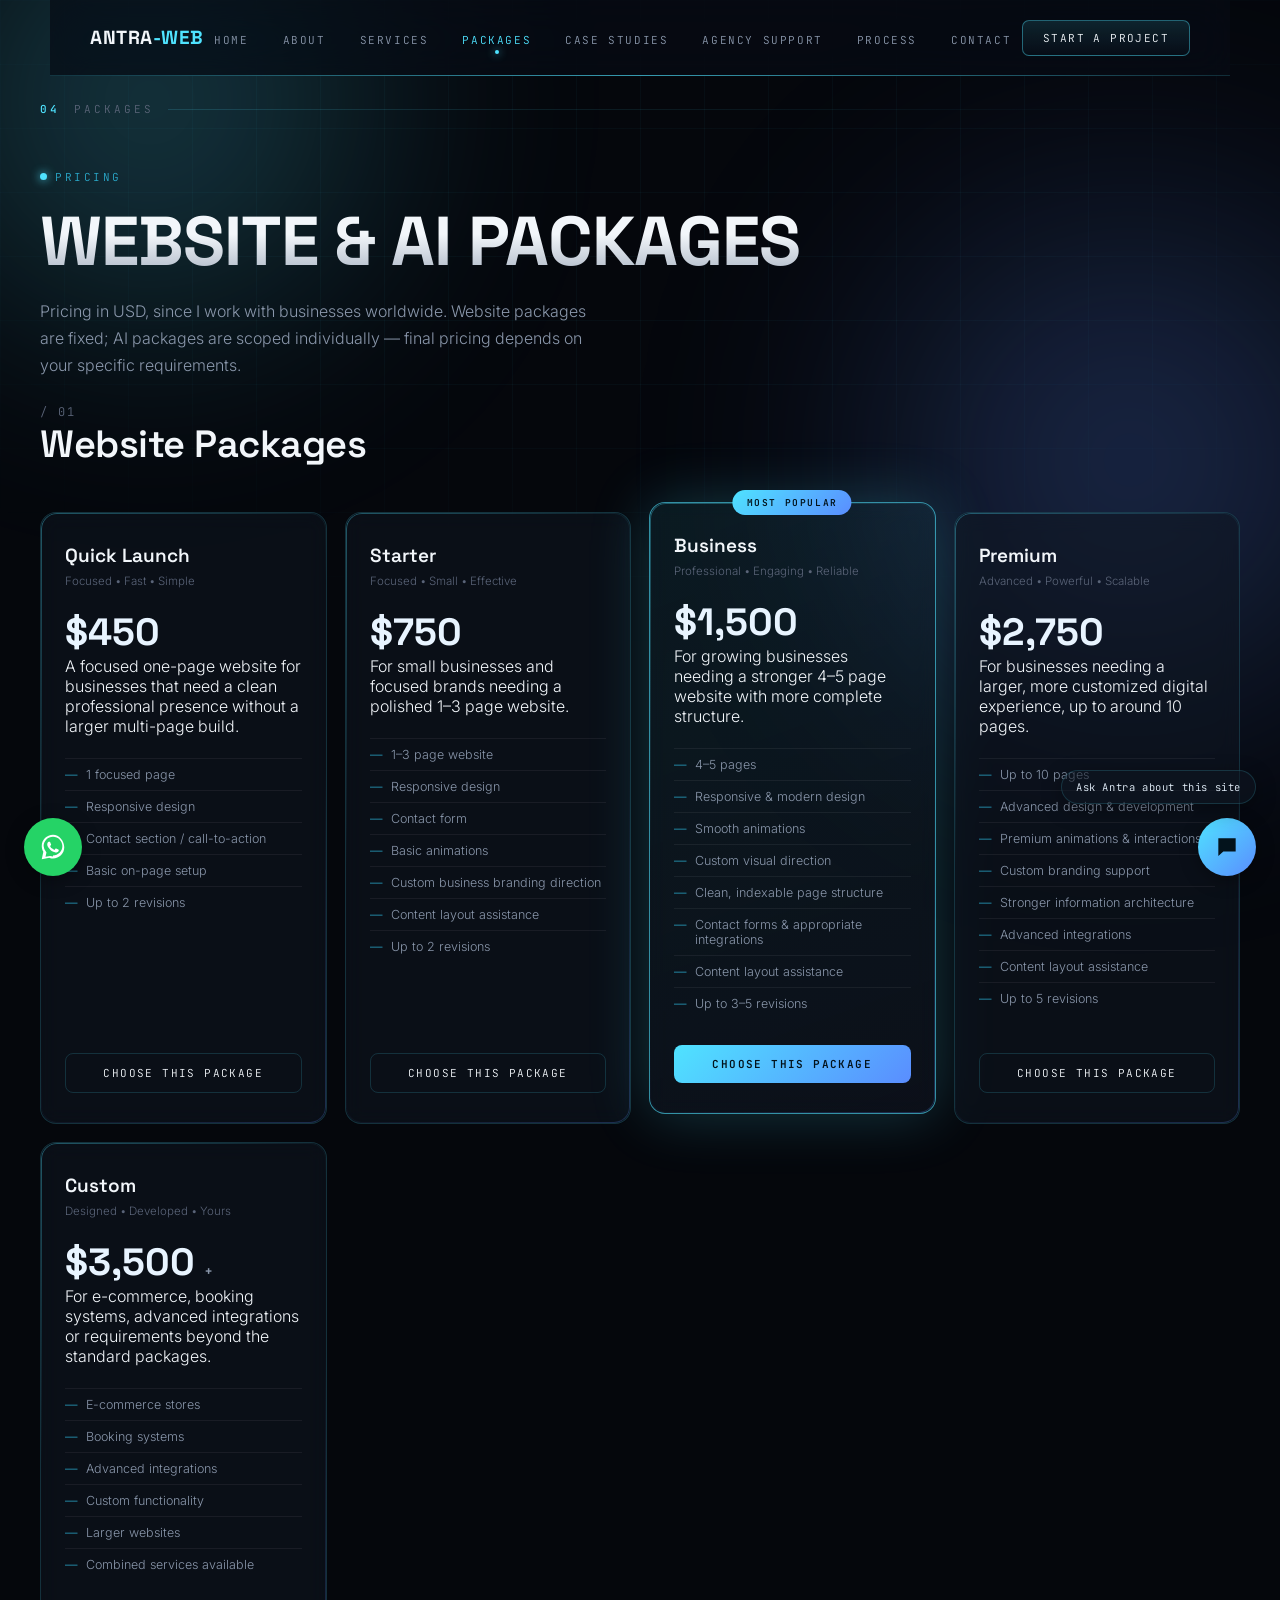
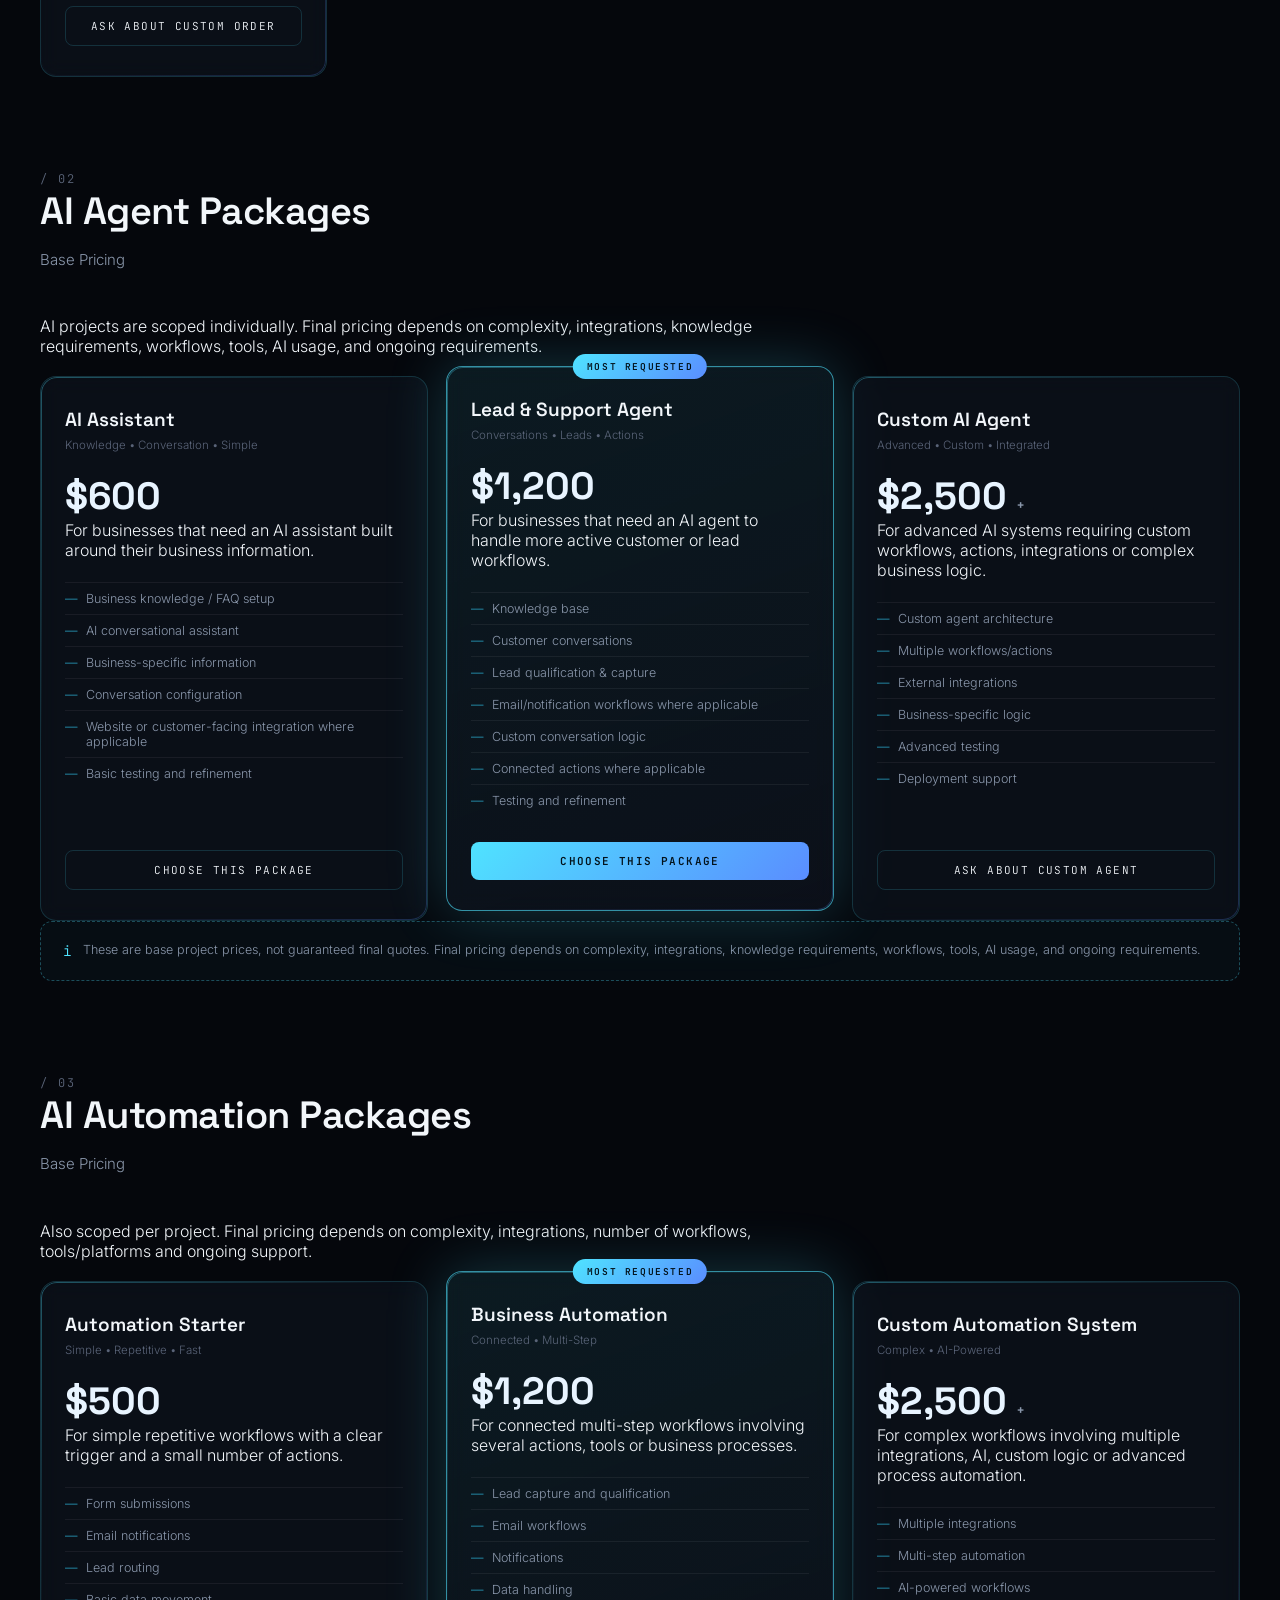
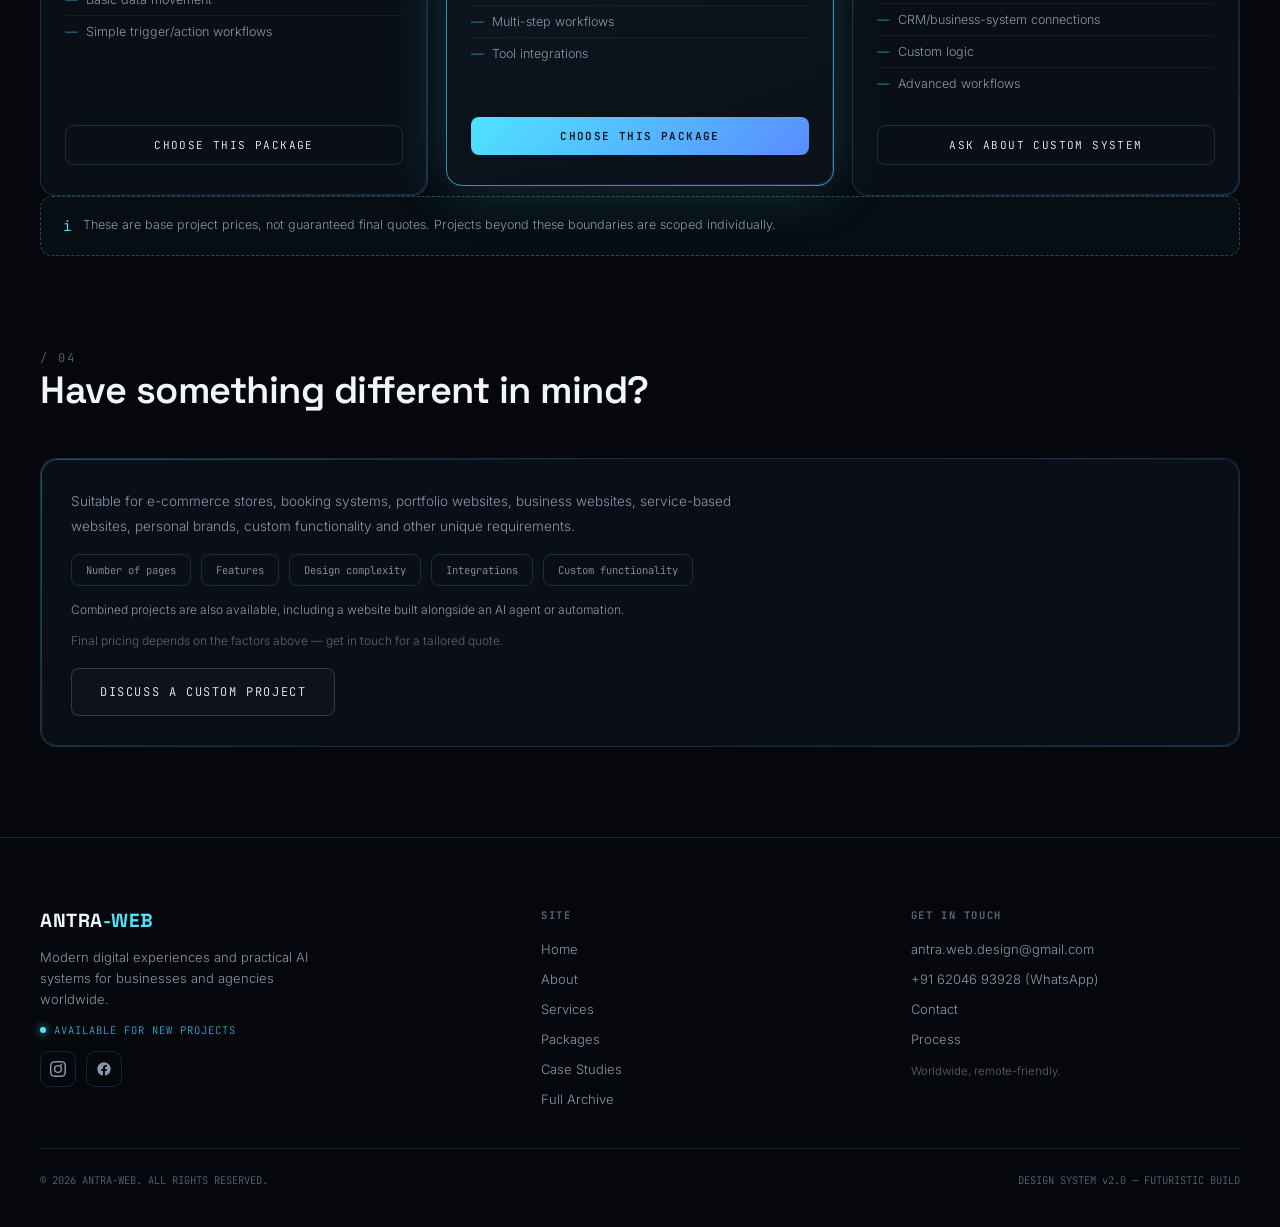
<file: packages.html>
<!DOCTYPE html>
<html lang="en">
<head>
<meta charset="UTF-8">
<title>ANTRA-WEB — Website & AI Packages</title>
<meta name="viewport" content="width=device-width, initial-scale=1.0">
<meta name="description" content="Transparent website package pricing, plus AI agent and AI automation packages scoped around your project. Worldwide, remote-friendly.">
<link rel="canonical" href="https://antra-web.github.io/Antra-Web/packages.html">
<meta property="og:type" content="website">
<meta property="og:title" content="ANTRA-WEB — Website & AI Packages">
<meta property="og:description" content="Transparent website package pricing, plus AI agent and AI automation packages scoped around your project. Worldwide, remote-friendly.">
<meta property="og:url" content="https://antra-web.github.io/Antra-Web/packages.html">
<meta property="og:image" content="https://antra-web.github.io/Antra-Web/assets/hero-poster.jpg">
<meta name="twitter:card" content="summary_large_image">
<meta name="twitter:title" content="ANTRA-WEB — Website & AI Packages">
<meta name="twitter:description" content="Transparent website package pricing, plus AI agent and AI automation packages scoped around your project. Worldwide, remote-friendly.">
<link rel="preconnect" href="https://fonts.googleapis.com">
<link href="https://fonts.googleapis.com/css2?family=Space+Grotesk:wght@400;500;600;700&family=Inter:wght@300;400;500;600&family=JetBrains+Mono:wght@400;500&display=swap" rel="stylesheet">
<link rel="stylesheet" href="css/animations.css"><link rel="stylesheet" href="css/responsive-repair.css"><script src="js/responsive-repair.js" defer></script><link rel="stylesheet" href="css/agent.css"><link rel="stylesheet" href="css/antra-float.css">
<style>

  :root{
    --bg-void:#05070c;
    --bg-deep:#0a0f1a;
    --bg-panel:#0d1420;
    --navy:#0b1626;
    --charcoal:#10141c;
    --cyan:#4fe3ff;
    --cyan-dim:#2aa8c9;
    --blue:#5a8dff;
    --blue-white:#e8f4ff;
    --white:#f2f6fa;
    --gray:#8a97ab;
    --gray-dim:#5a6478;
    --line: rgba(79,227,255,0.16);
    --glass: rgba(16,22,34,0.55);
    --glass-hi: rgba(30,42,60,0.55);
    --font-display: 'Space Grotesk', sans-serif;
    --font-body: 'Inter', sans-serif;
    --font-mono: 'JetBrains Mono', monospace;
  }
  *{margin:0;padding:0;box-sizing:border-box;}
  html{scroll-behavior:smooth;}
  body{
    background:var(--bg-void);
    color:var(--white);
    font-family:var(--font-body);
    font-weight:300;
    -webkit-font-smoothing:antialiased;
    overflow-x:hidden;
  }
  a{color:inherit;text-decoration:none;}
  img{display:block;max-width:100%;}

  /* ===== BACKDROP ===== */
  .grid-field{
    position:fixed;inset:0;z-index:0;pointer-events:none;
    background-image:
      linear-gradient(rgba(79,227,255,0.035) 1px, transparent 1px),
      linear-gradient(90deg, rgba(79,227,255,0.035) 1px, transparent 1px);
    background-size:64px 64px;
    mask-image:radial-gradient(ellipse 80% 60% at 50% 20%, black 40%, transparent 90%);
  }
  .glow-orb{
    position:fixed;border-radius:50%;filter:blur(120px);pointer-events:none;z-index:0;opacity:0.35;
  }
  .glow-a{width:600px;height:600px;background:radial-gradient(circle,var(--cyan),transparent 70%);top:-200px;left:-150px;}
  .glow-b{width:700px;height:700px;background:radial-gradient(circle,var(--blue),transparent 70%);bottom:10%;right:-200px;}

  /* ===== NAV ===== */
  .navbar{
    position:sticky;top:0;z-index:100;
    display:flex;align-items:center;justify-content:space-between;
    padding:16px 40px;
    background:rgba(8,12,20,0.72);
    backdrop-filter:blur(18px) saturate(140%);
    border-bottom:1px solid var(--line);
  }
  .navbar::after{
    content:'';position:absolute;left:0;right:0;bottom:-1px;height:1px;
    background:linear-gradient(90deg,transparent, var(--cyan), transparent);
    opacity:0.6;
  }
  .logo{font-family:var(--font-display);font-weight:700;font-size:19px;letter-spacing:0.5px;}
  .logo span{color:var(--cyan);}
  .nav-links{display:flex;gap:6px;list-style:none;}
  .nav-links li a{
    position:relative;font-family:var(--font-mono);font-size:11px;letter-spacing:1.6px;
    color:var(--gray);padding:9px 14px;border-radius:6px;transition:all .25s;
  }
  .nav-links li a:hover{color:var(--blue-white);background:rgba(79,227,255,0.06);}
  .nav-links li a.active{color:var(--cyan);}
  .nav-links li a.active::before{
    content:'';position:absolute;left:50%;bottom:2px;transform:translateX(-50%);
    width:4px;height:4px;border-radius:50%;background:var(--cyan);
    box-shadow:0 0 8px var(--cyan);
  }
  .nav-cta{
    font-family:var(--font-mono);font-size:11px;letter-spacing:1.4px;
    padding:10px 20px;border-radius:7px;
    border:1px solid rgba(79,227,255,0.4);
    background:linear-gradient(180deg, rgba(79,227,255,0.12), rgba(79,227,255,0.02));
    box-shadow:0 0 0 rgba(79,227,255,0);
    transition:box-shadow .3s, border-color .3s;
    white-space:nowrap;
  }
  .nav-cta:hover{border-color:var(--cyan);box-shadow:0 0 24px rgba(79,227,255,0.35);}

  /* ===== PAGE FRAME (each of the 8 pages) ===== */
  .page-block{position:relative;z-index:1;border-bottom:1px solid var(--line);}
  .page-tag{
    display:flex;align-items:center;gap:14px;
    padding:26px 40px 0;
    font-family:var(--font-mono);font-size:11px;letter-spacing:3px;color:var(--gray-dim);
  }
  .page-tag .num{color:var(--cyan);font-weight:500;}
  .page-tag .rule{flex:1;height:1px;background:linear-gradient(90deg,var(--line),transparent);}

  section.hero{
    position:relative;
    padding:48px 40px 90px;
    max-width:1400px;margin:0 auto;
  }
  .eyebrow{
    display:inline-flex;align-items:center;gap:8px;
    font-family:var(--font-mono);font-size:11px;letter-spacing:2.5px;color:var(--cyan-dim);
    margin-bottom:22px;
  }
  .eyebrow::before{content:'';width:7px;height:7px;border-radius:50%;background:var(--cyan);box-shadow:0 0 10px var(--cyan);}
  h1.h-title{
    font-family:var(--font-display);font-weight:700;
    font-size:clamp(38px,5.4vw,74px);line-height:1.02;letter-spacing:-1px;
    max-width:920px;
    background:linear-gradient(180deg,var(--white) 40%, var(--gray) 130%);
    -webkit-background-clip:text;background-clip:text;color:transparent;
  }
  .h-sub{
    margin-top:22px;max-width:560px;font-size:16px;line-height:1.7;color:var(--gray);font-weight:300;
  }
  .btn-row{display:flex;gap:16px;margin-top:38px;flex-wrap:wrap;}
  .btn{
    font-family:var(--font-mono);font-size:12px;letter-spacing:1.6px;
    padding:15px 28px;border-radius:8px;cursor:pointer;
    transition:all .28s;
  }
  .btn-primary{
    background:linear-gradient(135deg,var(--cyan),var(--blue));
    color:#03131c;font-weight:600;box-shadow:0 0 30px rgba(79,227,255,0.25);
  }
  .btn-primary:hover{box-shadow:0 0 46px rgba(79,227,255,0.5);transform:translateY(-1px);}
  .btn-ghost{
    border:1px solid rgba(255,255,255,0.16);color:var(--blue-white);
    background:rgba(255,255,255,0.02);
  }
  .btn-ghost:hover{border-color:var(--cyan);background:rgba(79,227,255,0.05);}

  h2.section-title{
    font-family:var(--font-display);font-weight:600;font-size:clamp(26px,3vw,38px);
    letter-spacing:-0.5px;
  }
  .section-lede{color:var(--gray);max-width:520px;margin-top:12px;font-size:15px;line-height:1.7;}
  .section-head{display:flex;justify-content:space-between;align-items:flex-end;gap:30px;flex-wrap:wrap;padding:0 40px;max-width:1400px;margin:0 auto 44px;}
  .section-head .idx{font-family:var(--font-mono);font-size:12px;color:var(--gray-dim);letter-spacing:2px;}
  .content-block{padding:90px 40px;max-width:1400px;margin:0 auto;}
  .content-block.tight{padding-top:0;}

  /* glass panel base */
  .glass{
    background:var(--glass);
    border:1px solid var(--line);
    border-radius:16px;
    backdrop-filter:blur(10px);
    position:relative;
  }
  .glass::before{
    content:'';position:absolute;inset:0;border-radius:16px;padding:1px;
    background:linear-gradient(135deg, rgba(79,227,255,0.35), transparent 40%, transparent 60%, rgba(90,141,255,0.25));
    -webkit-mask:linear-gradient(#fff 0 0) content-box, linear-gradient(#fff 0 0);
    -webkit-mask-composite:xor;mask-composite:exclude;
    pointer-events:none;
  }

  /* ===================== HOME HERO ===================== */
  .home-hero-wrap{
    position:relative;border-radius:22px;overflow:hidden;
    margin-top:34px;
    border:1px solid var(--line);
    background:#04070c;
  }
  .laptop-stage{
    position:relative;width:100%;aspect-ratio:16/10;overflow:hidden;
  }
  .laptop-stage img{
    position:absolute;inset:0;width:100%;height:100%;object-fit:cover;
    filter:brightness(0.72) contrast(1.08) saturate(0.9);
  }
  .stage-vignette{
    position:absolute;inset:0;
    background:radial-gradient(ellipse 70% 60% at 50% 55%, transparent 30%, rgba(4,7,12,0.85) 100%),
               linear-gradient(180deg, rgba(4,7,12,0.5), transparent 30%, transparent 60%, rgba(4,7,12,0.75));
  }
  .hud-overlay{position:absolute;inset:0;opacity:0;transition:opacity 1s ease;pointer-events:none;}
  .laptop-stage.on .hud-overlay{opacity:1;}
  .hud-overlay svg{position:absolute;inset:0;width:100%;height:100%;}
  .hud-line{stroke:var(--cyan);stroke-width:1;opacity:0;stroke-dasharray:4 4;}
  .laptop-stage.on .hud-line{opacity:0.55;animation:dash 3s linear infinite;}
  @keyframes dash{to{stroke-dashoffset:-40;}}

  .hologram-core{
    position:absolute;left:50%;top:46%;transform:translate(-50%,-50%) scale(0.85);
    text-align:center;opacity:0;transition:opacity .8s ease, transform .8s ease;
  }
  .laptop-stage.on .hologram-core{opacity:1;transform:translate(-50%,-50%) scale(1);}
  .hologram-core .ring{
    width:220px;height:220px;border-radius:50%;margin:0 auto;
    border:1px solid rgba(79,227,255,0.5);
    box-shadow:0 0 60px rgba(79,227,255,0.35), inset 0 0 40px rgba(79,227,255,0.15);
    display:flex;align-items:center;justify-content:center;
    animation:pulse-ring 3.4s ease-in-out infinite;
  }
  @keyframes pulse-ring{0%,100%{box-shadow:0 0 40px rgba(79,227,255,0.25), inset 0 0 30px rgba(79,227,255,0.1);}50%{box-shadow:0 0 80px rgba(79,227,255,0.5), inset 0 0 50px rgba(79,227,255,0.22);}}
  .hologram-core .label{
    font-family:var(--font-display);font-weight:600;font-size:14px;letter-spacing:1px;color:var(--blue-white);
    line-height:1.35;
  }
  .hud-module{
    position:absolute;padding:9px 13px;border-radius:9px;
    background:rgba(9,16,26,0.55);border:1px solid rgba(79,227,255,0.35);
    font-family:var(--font-mono);font-size:10px;letter-spacing:1px;color:var(--blue-white);
    backdrop-filter:blur(6px);opacity:0;transform:translateY(8px);
    transition:opacity .6s ease, transform .6s ease;
    box-shadow:0 0 18px rgba(79,227,255,0.12);
  }
  .laptop-stage.on .hud-module{opacity:1;transform:translateY(0);}
  .m1{top:10%;left:6%;transition-delay:.15s;}
  .m2{top:6%;left:38%;transition-delay:.3s;}
  .m3{top:10%;right:5%;transition-delay:.45s;}
  .m4{top:34%;left:2%;transition-delay:.6s;}
  .m5{top:34%;right:2%;transition-delay:.75s;}
  .m6{bottom:8%;left:4%;transition-delay:.9s;}
  .m7{bottom:12%;left:37%;transition-delay:1.05s;}
  .m8{bottom:8%;right:4%;transition-delay:1.2s;}

  .stage-toggle{
    position:absolute;bottom:20px;left:50%;transform:translateX(-50%);
    display:flex;gap:2px;background:rgba(6,10,16,0.7);border:1px solid var(--line);
    border-radius:30px;padding:4px;backdrop-filter:blur(10px);z-index:5;
  }
  .stage-toggle button{
    font-family:var(--font-mono);font-size:10px;letter-spacing:1.4px;padding:8px 16px;
    border-radius:24px;color:var(--gray);cursor:pointer;background:transparent;border:none;transition:all .3s;
  }
  .stage-toggle button.active{background:linear-gradient(135deg,var(--cyan),var(--blue));color:#03131c;font-weight:600;}

  .hero-copy-panel{
    position:absolute;left:5%;bottom:14%;max-width:420px;z-index:4;
  }
  .caption-tag{font-family:var(--font-mono);font-size:10px;letter-spacing:2px;color:var(--cyan);margin-bottom:6px;}
  .caption-txt{font-size:12px;color:var(--gray);line-height:1.6;}

  /* motion reference strip */
  .motion-strip{
    display:flex;align-items:center;gap:8px;flex-wrap:wrap;
    margin-top:26px;padding:16px 20px;border-radius:12px;
    font-family:var(--font-mono);font-size:10.5px;letter-spacing:1px;color:var(--gray);
  }
  .motion-strip .step{color:var(--blue-white);padding:6px 10px;border:1px solid var(--line);border-radius:6px;}
  .motion-strip .arrow{color:var(--cyan-dim);}

  /* ===== capability / feature grids ===== */
  .capability-row{display:grid;grid-template-columns:1.1fr 1.4fr;gap:26px;}
  @media(max-width:900px){.capability-row{grid-template-columns:1fr;}}
  .cap-lead{padding:34px;}
  .cap-lead .big-num{font-family:var(--font-display);font-size:60px;font-weight:700;color:transparent;-webkit-text-stroke:1px var(--cyan-dim);line-height:1;}
  .cap-mini-grid{display:grid;grid-template-columns:1fr 1fr;gap:18px;}
  .cap-card{padding:24px;transition:transform .3s, border-color .3s;}
  .cap-card:hover{transform:translateY(-4px);border-color:rgba(79,227,255,0.45);}
  .cap-card .ic{width:34px;height:34px;border-radius:9px;border:1px solid var(--line);display:flex;align-items:center;justify-content:center;margin-bottom:16px;color:var(--cyan);font-family:var(--font-mono);font-size:13px;}
  .cap-card h3{font-family:var(--font-display);font-size:16px;font-weight:600;margin-bottom:8px;}
  .cap-card p{font-size:13px;color:var(--gray);line-height:1.6;}

  /* featured projects - varied composition */
  .proj-showcase{display:grid;grid-template-columns:1.3fr 1fr;gap:20px;}
  .proj-main{position:relative;border-radius:18px;overflow:hidden;min-height:420px;padding:30px;display:flex;flex-direction:column;justify-content:flex-end;background:linear-gradient(160deg,#0d1826,#060a10);}
  .proj-side{display:flex;flex-direction:column;gap:20px;}
  .proj-mini{border-radius:16px;padding:22px;flex:1;background:linear-gradient(160deg,#0c1420,#070a10);}
  @media(max-width:900px){.proj-showcase{grid-template-columns:1fr;}}
  .browser-chrome{display:flex;gap:5px;margin-bottom:14px;}
  .browser-chrome span{width:8px;height:8px;border-radius:50%;background:rgba(255,255,255,0.15);}
  .tag-pill{display:inline-block;font-family:var(--font-mono);font-size:9.5px;letter-spacing:1.4px;color:var(--cyan);border:1px solid rgba(79,227,255,0.35);padding:4px 10px;border-radius:20px;margin-bottom:14px;}

  /* why us split */
  .why-split{display:grid;grid-template-columns:1fr 1fr;gap:60px;align-items:center;}
  @media(max-width:900px){.why-split{grid-template-columns:1fr;}}
  .why-list{display:flex;flex-direction:column;}
  .why-item{padding:22px 0;border-top:1px solid var(--line);display:flex;gap:20px;}
  .why-item:last-child{border-bottom:1px solid var(--line);}
  .why-item .n{font-family:var(--font-mono);color:var(--cyan-dim);font-size:12px;padding-top:2px;}
  .why-item h4{font-family:var(--font-display);font-size:16px;font-weight:600;margin-bottom:6px;}
  .why-item p{font-size:13px;color:var(--gray);line-height:1.6;max-width:400px;}
  .why-visual{position:relative;aspect-ratio:1;border-radius:20px;overflow:hidden;}
  .orbit-vis{position:absolute;inset:0;display:flex;align-items:center;justify-content:center;}
  .orbit-ring{position:absolute;border:1px solid rgba(79,227,255,0.18);border-radius:50%;}
  .orbit-ring.r1{width:90%;height:90%;}
  .orbit-ring.r2{width:65%;height:65%;border-color:rgba(90,141,255,0.2);}
  .orbit-ring.r3{width:40%;height:40%;}
  .orbit-core{width:80px;height:80px;border-radius:50%;background:radial-gradient(circle,rgba(79,227,255,0.35),transparent 70%);border:1px solid var(--cyan);box-shadow:0 0 50px rgba(79,227,255,0.4);}

  /* final CTA */
  .final-cta{
    padding:80px 50px;border-radius:24px;text-align:center;position:relative;overflow:hidden;
    background:radial-gradient(ellipse at 50% 0%, rgba(79,227,255,0.1), transparent 60%), #070b12;
  }
  .final-cta h2{font-family:var(--font-display);font-size:clamp(30px,4vw,50px);font-weight:700;max-width:700px;margin:0 auto 20px;}
  .final-cta p{color:var(--gray);max-width:460px;margin:0 auto 34px;}

  /* ===================== ABOUT PAGE ===================== */
  .story-flow{display:flex;justify-content:space-between;position:relative;padding:60px 10px 20px;}
  .story-flow::before{
    content:'';position:absolute;left:5%;right:5%;top:50%;height:1px;
    background:repeating-linear-gradient(90deg,var(--line) 0 8px, transparent 8px 16px);
  }
  .story-node{position:relative;z-index:2;text-align:center;flex:1;}
  .story-node .dot{
    width:14px;height:14px;border-radius:50%;background:var(--bg-void);
    border:2px solid var(--cyan);margin:0 auto 14px;
    box-shadow:0 0 16px rgba(79,227,255,0.5);
  }
  .story-node .label{font-family:var(--font-mono);font-size:10.5px;letter-spacing:1.6px;color:var(--blue-white);}
  @media(max-width:900px){.story-flow{flex-wrap:wrap;gap:30px 0;}.story-flow::before{display:none;}.story-node{flex:0 0 33%;}}

  .panel-mosaic{display:grid;grid-template-columns:repeat(5,1fr);gap:16px;}
  @media(max-width:900px){.panel-mosaic{grid-template-columns:1fr 1fr;}}
  .panel-mosaic .p{padding:22px 18px;}
  .panel-mosaic .p h4{font-family:var(--font-display);font-size:14px;font-weight:600;margin-bottom:10px;color:var(--cyan);}
  .panel-mosaic .p p{font-size:12.5px;color:var(--gray);line-height:1.6;}

  /* ===================== SERVICES PAGE — orbit ecosystem ===================== */
  .service-orbit{position:relative;min-height:760px;display:flex;align-items:center;justify-content:center;}
  .service-orbit .hub{
    width:150px;height:150px;border-radius:50%;display:flex;align-items:center;justify-content:center;
    text-align:center;font-family:var(--font-display);font-weight:600;font-size:13px;
    border:1px solid var(--cyan);background:radial-gradient(circle,rgba(79,227,255,0.14),transparent 70%);
    box-shadow:0 0 60px rgba(79,227,255,0.3);z-index:3;
  }
  .service-node{
    position:absolute;width:190px;padding:16px;z-index:2;
  }
  .service-node .idx{font-family:var(--font-mono);font-size:10px;color:var(--cyan-dim);}
  .service-node h4{font-family:var(--font-display);font-size:14px;font-weight:600;margin:6px 0 6px;}
  .service-node p{font-size:11.5px;color:var(--gray);line-height:1.5;}
  .orbit-svg{position:absolute;inset:0;width:100%;height:100%;z-index:1;}
  .orbit-svg line{stroke:rgba(79,227,255,0.25);stroke-width:1;stroke-dasharray:3 5;}
  .services-fallback-grid{display:none;grid-template-columns:repeat(3,1fr);gap:18px;}
  @media(max-width:1000px){.service-orbit{display:none;}.services-fallback-grid{display:grid;}}
  @media(max-width:640px){.services-fallback-grid{grid-template-columns:1fr;}}
  .services-fallback-grid .p{padding:22px;}

  /* ===================== PACKAGES PAGE ===================== */
  .pricing-grid{display:grid;grid-template-columns:repeat(4,1fr);gap:18px;}
  @media(max-width:1100px){.pricing-grid{grid-template-columns:1fr 1fr;}}
  @media(max-width:640px){.pricing-grid{grid-template-columns:1fr;}}
  .price-card{padding:30px 24px;display:flex;flex-direction:column;position:relative;}
  .price-card.featured{
    border-color:rgba(79,227,255,0.6);
    background:linear-gradient(160deg, rgba(79,227,255,0.09), rgba(16,22,34,0.6));
    box-shadow:0 0 60px rgba(79,227,255,0.22);
    transform:translateY(-10px);
  }
  .badge-pop{position:absolute;top:-13px;left:50%;transform:translateX(-50%);
    font-family:var(--font-mono);font-size:9.5px;letter-spacing:1.6px;color:#03131c;
    background:linear-gradient(135deg,var(--cyan),var(--blue));padding:6px 14px;border-radius:20px;font-weight:600;}
  .price-card .p-name{font-family:var(--font-display);font-size:19px;font-weight:600;}
  .price-card .p-target{font-size:11.5px;color:var(--gray-dim);margin:6px 0 20px;}
  .price-card .p-price{font-family:var(--font-display);font-size:38px;font-weight:700;color:var(--blue-white);}
  .price-card .p-price span{font-size:12px;color:var(--gray);font-family:var(--font-mono);}
  .p-features{list-style:none;margin:22px 0 26px;flex:1;}
  .p-features li{font-size:12.5px;color:var(--gray);padding:8px 0;border-top:1px solid rgba(255,255,255,0.06);display:flex;gap:8px;}
  .p-features li::before{content:'—';color:var(--cyan-dim);}
  .p-cta{text-align:center;font-family:var(--font-mono);font-size:11px;letter-spacing:1.4px;padding:12px;border-radius:8px;border:1px solid var(--line);}
  .price-card.featured .p-cta{background:linear-gradient(135deg,var(--cyan),var(--blue));color:#03131c;font-weight:600;border:none;}

  .compare-table{width:100%;border-collapse:collapse;margin-top:20px;font-size:12.5px;}
  .compare-table th,.compare-table td{padding:14px 16px;text-align:left;border-bottom:1px solid var(--line);}
  .compare-table th{font-family:var(--font-mono);font-size:10.5px;letter-spacing:1.2px;color:var(--gray-dim);}
  .compare-table td{color:var(--gray);}
  .compare-table td.yes{color:var(--cyan);}

  /* ===================== PORTFOLIO PAGE ===================== */
  .filter-row{display:flex;gap:10px;flex-wrap:wrap;margin-bottom:34px;}
  .filter-pill{font-family:var(--font-mono);font-size:10.5px;letter-spacing:1.4px;padding:9px 16px;border-radius:22px;border:1px solid var(--line);color:var(--gray);}
  .filter-pill.active{color:#03131c;background:linear-gradient(135deg,var(--cyan),var(--blue));border:none;font-weight:600;}
  .portfolio-grid{display:grid;grid-template-columns:repeat(3,1fr);gap:22px;}
  @media(max-width:1000px){.portfolio-grid{grid-template-columns:1fr 1fr;}}
  @media(max-width:640px){.portfolio-grid{grid-template-columns:1fr;}}
  .port-card{border-radius:16px;overflow:hidden;transition:transform .35s;}
  .port-card:hover{transform:translateY(-6px) scale(1.01);}
  .port-frame{aspect-ratio:4/3;background:linear-gradient(150deg,#0e1826,#060a10);position:relative;overflow:hidden;display:flex;align-items:center;justify-content:center;}
  .port-frame .win-chrome{position:absolute;top:0;left:0;right:0;height:26px;background:rgba(255,255,255,0.03);display:flex;align-items:center;gap:5px;padding:0 10px;border-bottom:1px solid var(--line);}
  .port-frame .win-chrome span{width:6px;height:6px;border-radius:50%;background:rgba(255,255,255,0.15);}
  .port-frame .mock{width:70%;height:60%;border:1px solid rgba(79,227,255,0.3);border-radius:8px;background:rgba(79,227,255,0.04);}
  .port-body{padding:18px 4px;}
  .port-body .cat{font-family:var(--font-mono);font-size:9.5px;color:var(--cyan-dim);letter-spacing:1.4px;}
  .port-body h4{font-family:var(--font-display);font-size:15px;font-weight:600;margin:6px 0;}
  .port-body p{font-size:12px;color:var(--gray);margin-bottom:12px;}
  .port-link{font-family:var(--font-mono);font-size:10.5px;letter-spacing:1.4px;color:var(--cyan);}

  /* ===================== PROCESS PAGE — architecture diagram ===================== */
  .arch-diagram{position:relative;padding:40px 0;}
  .arch-row{display:flex;gap:16px;justify-content:space-between;flex-wrap:wrap;}
  .arch-node{flex:1;min-width:180px;padding:20px;position:relative;}
  .arch-node .n-idx{font-family:var(--font-mono);font-size:20px;font-weight:600;color:transparent;-webkit-text-stroke:1px var(--cyan-dim);}
  .arch-node h4{font-family:var(--font-display);font-size:14px;font-weight:600;margin:10px 0 6px;}
  .arch-node p{font-size:11.5px;color:var(--gray);line-height:1.5;}
  .arch-connector{height:1px;flex-basis:100%;background:repeating-linear-gradient(90deg,var(--line) 0 6px,transparent 6px 12px);margin:0;align-self:center;display:none;}
  @media(min-width:1000px){.arch-connector{display:block;}}

  /* ===================== FAQ PAGE ===================== */
  .accordion-list{display:flex;flex-direction:column;gap:14px;}
  .acc-item{padding:0;overflow:hidden;}
  .acc-head{padding:22px 26px;display:flex;justify-content:space-between;align-items:center;cursor:pointer;}
  .acc-head h4{font-family:var(--font-display);font-size:15.5px;font-weight:500;}
  .acc-icon{width:26px;height:26px;border-radius:50%;border:1px solid var(--line);display:flex;align-items:center;justify-content:center;font-size:13px;color:var(--cyan);flex-shrink:0;margin-left:20px;transition:transform .3s;}
  .acc-item.open .acc-icon{transform:rotate(45deg);border-color:var(--cyan);box-shadow:0 0 14px rgba(79,227,255,0.3);}
  .acc-body{max-height:0;overflow:hidden;transition:max-height .4s ease, padding .4s ease;padding:0 26px;}
  .acc-item.open .acc-body{max-height:200px;padding:0 26px 24px;}
  .acc-body p{font-size:13px;color:var(--gray);line-height:1.7;border-top:1px solid var(--line);padding-top:16px;}
  .acc-item.open{border-color:rgba(79,227,255,0.4);}

  /* ===================== CONTACT PAGE ===================== */
  .contact-layout{display:grid;grid-template-columns:1.4fr 1fr;gap:26px;}
  @media(max-width:900px){.contact-layout{grid-template-columns:1fr;}}
  .form-panel{padding:38px;}
  .field{margin-bottom:20px;}
  .field label{display:block;font-family:var(--font-mono);font-size:10.5px;letter-spacing:1.6px;color:var(--gray-dim);margin-bottom:9px;}
  .field input,.field select,.field textarea{
    width:100%;background:rgba(255,255,255,0.02);border:1px solid var(--line);border-radius:9px;
    padding:13px 15px;color:var(--white);font-family:var(--font-body);font-size:13.5px;
    transition:border-color .3s, box-shadow .3s;
  }
  .field input:focus,.field select:focus,.field textarea:focus{
    outline:none;border-color:var(--cyan);box-shadow:0 0 0 3px rgba(79,227,255,0.12), 0 0 24px rgba(79,227,255,0.15);
  }
  .field.focus-demo input{border-color:var(--cyan);box-shadow:0 0 0 3px rgba(79,227,255,0.12), 0 0 24px rgba(79,227,255,0.15);}
  .info-stack{display:flex;flex-direction:column;gap:18px;}
  .info-panel{padding:26px;}
  .info-panel .tag{font-family:var(--font-mono);font-size:10px;letter-spacing:1.6px;color:var(--cyan-dim);margin-bottom:10px;}
  .info-panel .val{font-family:var(--font-display);font-size:16px;font-weight:500;}
  .social-row{display:flex;gap:10px;margin-top:14px;}
  .social-row a{width:36px;height:36px;border-radius:9px;border:1px solid var(--line);display:flex;align-items:center;justify-content:center;color:var(--gray);transition:border-color .25s, color .25s, box-shadow .25s, transform .25s;}
  .social-row a:hover{border-color:var(--cyan);color:var(--cyan);box-shadow:0 0 16px rgba(79,227,255,0.25);transform:translateY(-2px);}
  .social-row svg{width:16px;height:16px;fill:currentColor;}

  /* ===== FLOATING WHATSAPP BUTTON ===== */
  .wa-float{
    position:fixed;left:24px;bottom:24px;z-index:200;
    width:58px;height:58px;border-radius:50%;
    background:#25D366;
    display:flex;align-items:center;justify-content:center;
    box-shadow:0 4px 18px rgba(0,0,0,0.35), 0 0 0 0 rgba(37,211,102,0.5);
    transition:transform .25s ease, box-shadow .25s ease;
    animation:wa-pulse 2.8s ease-in-out infinite;
  }
  .wa-float:hover{transform:translateY(-3px) scale(1.05);}
  .wa-float svg{width:30px;height:30px;fill:#fff;}
  @keyframes wa-pulse{
    0%,100%{box-shadow:0 4px 18px rgba(0,0,0,0.35), 0 0 0 0 rgba(37,211,102,0.45);}
    50%{box-shadow:0 4px 18px rgba(0,0,0,0.35), 0 0 0 10px rgba(37,211,102,0);}
  }
  @media(prefers-reduced-motion:reduce){.wa-float{animation:none;}}
  @media(max-width:640px){.wa-float{left:16px;bottom:16px;width:52px;height:52px;}.wa-float svg{width:26px;height:26px;}}

  /* ===== FOOTER ===== */
  footer{position:relative;z-index:1;padding:70px 40px 40px;}
  .footer-grid{max-width:1400px;margin:0 auto;display:grid;grid-template-columns:1.4fr 1fr 1fr 1fr;gap:40px;padding-bottom:40px;border-bottom:1px solid var(--line);}
  @media(max-width:800px){.footer-grid{grid-template-columns:1fr 1fr;}}
  .footer-grid h5{font-family:var(--font-mono);font-size:10.5px;letter-spacing:1.6px;color:var(--gray-dim);margin-bottom:16px;}
  .footer-grid ul{list-style:none;display:flex;flex-direction:column;gap:10px;}
  .footer-grid a{font-size:13px;color:var(--gray);}
  .footer-grid a:hover{color:var(--cyan);}
  .footer-bottom{max-width:1400px;margin:24px auto 0;display:flex;justify-content:space-between;font-family:var(--font-mono);font-size:10.5px;color:var(--gray-dim);flex-wrap:wrap;gap:10px;}

  ::selection{background:rgba(79,227,255,0.3);}
  ::-webkit-scrollbar{width:9px;}
  ::-webkit-scrollbar-track{background:var(--bg-void);}
  ::-webkit-scrollbar-thumb{background:#1a2434;border-radius:10px;}

/* ===================== ADDITIONS: shared modules ===================== */

/* WhatsApp CTA button */
.btn-whatsapp{
  display:inline-flex;align-items:center;gap:10px;
  font-family:var(--font-mono);font-size:12px;letter-spacing:1.4px;
  padding:14px 26px;border-radius:8px;cursor:pointer;
  background:linear-gradient(135deg,#25D366,#128C7E);
  color:#04150e;font-weight:600;box-shadow:0 0 30px rgba(37,211,102,0.25);
  transition:all .28s;
}
.btn-whatsapp:hover{box-shadow:0 0 46px rgba(37,211,102,0.5);transform:translateY(-1px);}
.btn-whatsapp svg{width:16px;height:16px;fill:currentColor;}

/* Tag cloud — Who We Work With */
.tag-cloud{display:flex;flex-wrap:wrap;gap:12px;}
.tag-chip{
  font-family:var(--font-mono);font-size:11.5px;letter-spacing:1px;color:var(--blue-white);
  padding:11px 18px;border-radius:24px;border:1px solid var(--line);
  background:rgba(79,227,255,0.04);transition:all .3s;
}
.tag-chip:hover{border-color:var(--cyan);background:rgba(79,227,255,0.09);transform:translateY(-2px);}

/* Service relationship grid */
.combo-grid{display:grid;grid-template-columns:1fr 1fr;gap:16px;}
@media(max-width:800px){.combo-grid{grid-template-columns:1fr;}}
.combo-card{padding:22px;display:flex;flex-direction:column;gap:10px;}
.combo-goal{font-family:var(--font-display);font-size:15px;font-weight:600;color:var(--blue-white);}
.combo-path{display:flex;align-items:center;gap:10px;flex-wrap:wrap;font-family:var(--font-mono);font-size:10.5px;letter-spacing:1px;}
.combo-path span{padding:6px 12px;border-radius:6px;border:1px solid var(--line);color:var(--cyan);}
.combo-path .plus{color:var(--gray-dim);border:none;padding:0;}

/* Disclaimer note */
.note-strip{
  display:flex;gap:12px;align-items:flex-start;padding:18px 22px;border-radius:12px;
  border:1px dashed rgba(79,227,255,0.3);background:rgba(79,227,255,0.03);
  font-size:12.5px;color:var(--gray);line-height:1.6;
}
.note-strip .ic{color:var(--cyan);font-family:var(--font-mono);font-size:14px;}

/* Quick launch card */
.quick-launch{
  padding:36px;border-radius:20px;display:flex;justify-content:space-between;align-items:center;gap:30px;flex-wrap:wrap;
  background:radial-gradient(ellipse at 0% 0%, rgba(79,227,255,0.08), transparent 60%);
}
.quick-launch .ql-price{font-family:var(--font-display);font-size:34px;font-weight:700;color:var(--cyan);}
.quick-launch .ql-price span{font-size:12px;color:var(--gray);font-family:var(--font-mono);font-weight:400;}

/* Custom scope factor pills */
.factor-row{display:flex;flex-wrap:wrap;gap:10px;margin-top:16px;}
.factor-row span{font-family:var(--font-mono);font-size:10.5px;color:var(--gray);padding:8px 14px;border:1px solid var(--line);border-radius:8px;}

/* ===== PORTFOLIO: floating holographic preview modal ===== */
.port-card{cursor:pointer;}
.modal-overlay{
  position:fixed;inset:0;z-index:1000;
  background:rgba(3,5,9,0.82);backdrop-filter:blur(6px);
  display:flex;align-items:center;justify-content:center;padding:24px;
  opacity:0;pointer-events:none;transition:opacity .35s ease;
}
.modal-overlay.open{opacity:1;pointer-events:auto;}
.modal-window{
  width:100%;max-width:920px;max-height:88vh;overflow:auto;
  border-radius:18px;border:1px solid rgba(79,227,255,0.45);
  background:linear-gradient(160deg, rgba(13,20,32,0.92), rgba(6,9,15,0.96));
  box-shadow:0 0 90px rgba(79,227,255,0.25), 0 30px 60px rgba(0,0,0,0.6);
  transform:translateY(24px) scale(0.97);transition:transform .4s cubic-bezier(.2,.9,.25,1);
}
.modal-overlay.open .modal-window{transform:translateY(0) scale(1);}
.modal-chrome{
  display:flex;align-items:center;justify-content:space-between;
  padding:14px 18px;border-bottom:1px solid var(--line);
}
.modal-chrome .dots{display:flex;gap:6px;}
.modal-chrome .dots span{width:9px;height:9px;border-radius:50%;background:rgba(255,255,255,0.15);}
.modal-chrome .url-bar{
  flex:1;margin:0 16px;font-family:var(--font-mono);font-size:11px;color:var(--gray);
  background:rgba(255,255,255,0.03);border:1px solid var(--line);border-radius:20px;
  padding:6px 16px;text-align:center;
}
.modal-close{
  width:28px;height:28px;border-radius:50%;border:1px solid var(--line);
  display:flex;align-items:center;justify-content:center;cursor:pointer;color:var(--gray);
  transition:all .25s;flex-shrink:0;
}
.modal-close:hover{color:var(--cyan);border-color:var(--cyan);box-shadow:0 0 14px rgba(79,227,255,0.3);}
.modal-preview{
  aspect-ratio:16/9;background:linear-gradient(150deg,#0e1826,#060a10);
  display:flex;align-items:center;justify-content:center;position:relative;overflow:hidden;
}
.modal-preview .mock-lg{width:82%;height:74%;border:1px solid rgba(79,227,255,0.35);border-radius:12px;background:rgba(79,227,255,0.045);
  display:flex;align-items:center;justify-content:center;font-family:var(--font-mono);font-size:11px;color:var(--gray-dim);letter-spacing:1.4px;}
.modal-body{padding:26px 30px 30px;}
.modal-body .cat{font-family:var(--font-mono);font-size:10px;letter-spacing:1.6px;color:var(--cyan-dim);}
.modal-body h3{font-family:var(--font-display);font-size:24px;font-weight:600;margin:8px 0 12px;}
.modal-body p{font-size:13.5px;color:var(--gray);line-height:1.7;max-width:560px;margin-bottom:24px;}
.modal-actions{display:flex;gap:14px;flex-wrap:wrap;}

/* ===== SIMPLIFIED FOOTER (no invented socials) ===== */
.footer-grid.simple{grid-template-columns:1.4fr 1fr 1fr;}
@media(max-width:800px){.footer-grid.simple{grid-template-columns:1fr 1fr;}}
.footer-availability{
  display:inline-flex;align-items:center;gap:8px;font-family:var(--font-mono);font-size:10.5px;
  color:var(--cyan-dim);letter-spacing:1px;margin-top:14px;
}
.footer-availability::before{content:'';width:6px;height:6px;border-radius:50%;background:var(--cyan);box-shadow:0 0 8px var(--cyan);}

/* value cards (about) */
.value-grid{display:grid;grid-template-columns:repeat(4,1fr);gap:16px;}
@media(max-width:900px){.value-grid{grid-template-columns:1fr 1fr;}}
.value-card{padding:26px 22px;}
.value-card .vn{font-family:var(--font-mono);font-size:11px;color:var(--cyan-dim);}
.value-card h4{font-family:var(--font-display);font-size:16px;font-weight:600;margin:10px 0 8px;}
.value-card p{font-size:12.5px;color:var(--gray);line-height:1.6;}

/* form section headers */
.form-section-label{
  font-family:var(--font-mono);font-size:10.5px;letter-spacing:2px;color:var(--cyan);
  margin:26px 0 14px;padding-top:20px;border-top:1px solid var(--line);
}
.form-section-label:first-child{margin-top:0;padding-top:0;border-top:none;}
.field-row{display:grid;grid-template-columns:1fr 1fr;gap:16px;}
@media(max-width:640px){.field-row{grid-template-columns:1fr;}}
.checkbox-field{display:flex;align-items:flex-start;gap:10px;font-size:12px;color:var(--gray);line-height:1.6;}
.checkbox-field input{margin-top:3px;}

/* home teaser cards for about/faq preview */
.mini-teaser{padding:30px;display:flex;flex-direction:column;gap:14px;}
.mini-teaser h3{font-family:var(--font-display);font-size:20px;font-weight:600;}
.mini-teaser p{font-size:13px;color:var(--gray);line-height:1.7;}

</style>
</head>
<body>
<div class="grid-field"></div><div class="glow-orb glow-a"></div><div class="glow-orb glow-b"></div>
<nav class="navbar">
<div class="logo">ANTRA<span>-WEB</span></div>
<ul class="nav-links">
<li><a href="index.html">HOME</a></li>
<li><a href="about.html">ABOUT</a></li>
<li><a href="services.html">SERVICES</a></li>
<li><a href="packages.html" class="active">PACKAGES</a></li>
<li><a href="case-studies.html">CASE STUDIES</a></li>
<li><a href="index.html#agency">AGENCY SUPPORT</a></li>
<li><a href="process.html">PROCESS</a></li>
<li><a href="contact.html">CONTACT</a></li>
</ul>
<a class="nav-cta" href="contact.html">START A PROJECT</a>
</nav>
<div class="page-block" id="packages">
<div class="page-tag"><span class="num">04</span><span>PACKAGES</span><div class="rule"></div></div>
<section class="hero" style="padding-bottom:20px;">
<div class="eyebrow">PRICING</div>
<h1 class="h-title">WEBSITE &amp; AI PACKAGES</h1>
<p class="h-sub">Pricing in USD, since I work with businesses worldwide. Website packages are fixed; AI packages are scoped individually — final pricing depends on your specific requirements.</p>
</section>
<div class="section-head">
<div><span class="idx">/ 01</span><h2 class="section-title">Website Packages</h2></div>
</div>
<div class="content-block tight">
<div class="pricing-grid" style="grid-template-columns:repeat(auto-fit,minmax(230px,1fr));">
<div class="glass price-card">
<div class="p-name">Quick Launch</div><div class="p-target">Focused • Fast • Simple</div>
<div class="p-price">$450</div>
<p class="body-text">A focused one-page website for businesses that need a clean professional presence without a larger multi-page build.</p>
<ul class="p-features"><li>1 focused page</li><li>Responsive design</li><li>Contact section / call-to-action</li><li>Basic on-page setup</li><li>Up to 2 revisions</li></ul>
<a class="p-cta" href="contact.html?package=Quick%20Launch%20%E2%80%94%20%24450">CHOOSE THIS PACKAGE</a>
</div>
<div class="glass price-card">
<div class="p-name">Starter</div><div class="p-target">Focused • Small • Effective</div>
<div class="p-price">$750</div>
<p class="body-text">For small businesses and focused brands needing a polished 1–3 page website.</p>
<ul class="p-features"><li>1–3 page website</li><li>Responsive design</li><li>Contact form</li><li>Basic animations</li><li>Custom business branding direction</li><li>Content layout assistance</li><li>Up to 2 revisions</li></ul>
<a class="p-cta" href="contact.html?package=Starter%20%E2%80%94%20%24750">CHOOSE THIS PACKAGE</a>
</div>
<div class="glass price-card featured">
<div class="badge-pop">MOST POPULAR</div>
<div class="p-name">Business</div><div class="p-target">Professional • Engaging • Reliable</div>
<div class="p-price">$1,500</div>
<p class="body-text">For growing businesses needing a stronger 4–5 page website with more complete structure.</p>
<ul class="p-features"><li>4–5 pages</li><li>Responsive &amp; modern design</li><li>Smooth animations</li><li>Custom visual direction</li><li>Clean, indexable page structure</li><li>Contact forms &amp; appropriate integrations</li><li>Content layout assistance</li><li>Up to 3–5 revisions</li></ul>
<a class="p-cta" href="contact.html?package=Business%20%E2%80%94%20%241%2C500">CHOOSE THIS PACKAGE</a>
</div>
<div class="glass price-card">
<div class="p-name">Premium</div><div class="p-target">Advanced • Powerful • Scalable</div>
<div class="p-price">$2,750</div>
<p class="body-text">For businesses needing a larger, more customized digital experience, up to around 10 pages.</p>
<ul class="p-features"><li>Up to 10 pages</li><li>Advanced design &amp; development</li><li>Premium animations &amp; interactions</li><li>Custom branding support</li><li>Stronger information architecture</li><li>Advanced integrations</li><li>Content layout assistance</li><li>Up to 5 revisions</li></ul>
<a class="p-cta" href="contact.html?package=Premium%20%E2%80%94%20%242%2C750">CHOOSE THIS PACKAGE</a>
</div>
<div class="glass price-card">
<div class="p-name">Custom</div><div class="p-target">Designed • Developed • Yours</div>
<div class="p-price">$3,500 <span>+</span></div>
<p class="body-text">For e-commerce, booking systems, advanced integrations or requirements beyond the standard packages.</p>
<ul class="p-features"><li>E-commerce stores</li><li>Booking systems</li><li>Advanced integrations</li><li>Custom functionality</li><li>Larger websites</li><li>Combined services available</li></ul>
<a class="p-cta" href="contact.html?package=Custom%20Website%20Order">ASK ABOUT CUSTOM ORDER</a>
</div>
</div>
</div>

<div class="section-head">
<div><span class="idx">/ 02</span><h2 class="section-title">AI Agent Packages</h2><p class="section-lede">Base Pricing</p></div>
</div>
<div class="content-block tight" id="ai-agent-grid">
<p class="body-text" style="margin-bottom:20px;max-width:760px;">AI projects are scoped individually. Final pricing depends on complexity, integrations, knowledge requirements, workflows, tools, AI usage, and ongoing requirements.</p>
<div class="pricing-grid" style="grid-template-columns:repeat(3,1fr);">
<div class="glass price-card">
<div class="p-name">AI Assistant</div><div class="p-target">Knowledge • Conversation • Simple</div>
<div class="p-price">$600</div>
<p class="body-text">For businesses that need an AI assistant built around their business information.</p>
<ul class="p-features"><li>Business knowledge / FAQ setup</li><li>AI conversational assistant</li><li>Business-specific information</li><li>Conversation configuration</li><li>Website or customer-facing integration where applicable</li><li>Basic testing and refinement</li></ul>
<a class="p-cta" href="contact.html?package=AI%20Assistant%20%E2%80%94%20%24600">CHOOSE THIS PACKAGE</a>
</div>
<div class="glass price-card featured">
<div class="badge-pop">MOST REQUESTED</div>
<div class="p-name">Lead &amp; Support Agent</div><div class="p-target">Conversations • Leads • Actions</div>
<div class="p-price">$1,200</div>
<p class="body-text">For businesses that need an AI agent to handle more active customer or lead workflows.</p>
<ul class="p-features"><li>Knowledge base</li><li>Customer conversations</li><li>Lead qualification &amp; capture</li><li>Email/notification workflows where applicable</li><li>Custom conversation logic</li><li>Connected actions where applicable</li><li>Testing and refinement</li></ul>
<a class="p-cta" href="contact.html?package=Lead%20%26%20Support%20Agent%20%E2%80%94%20%241%2C200">CHOOSE THIS PACKAGE</a>
</div>
<div class="glass price-card">
<div class="p-name">Custom AI Agent</div><div class="p-target">Advanced • Custom • Integrated</div>
<div class="p-price">$2,500 <span>+</span></div>
<p class="body-text">For advanced AI systems requiring custom workflows, actions, integrations or complex business logic.</p>
<ul class="p-features"><li>Custom agent architecture</li><li>Multiple workflows/actions</li><li>External integrations</li><li>Business-specific logic</li><li>Advanced testing</li><li>Deployment support</li></ul>
<a class="p-cta" href="contact.html?package=Custom%20AI%20Agent">ASK ABOUT CUSTOM AGENT</a>
</div>
</div>
<div class="note-strip">
<span class="ic">i</span>
<span>These are base project prices, not guaranteed final quotes. Final pricing depends on complexity, integrations, knowledge requirements, workflows, tools, AI usage, and ongoing requirements.</span>
</div>
</div>

<div class="section-head">
<div><span class="idx">/ 03</span><h2 class="section-title">AI Automation Packages</h2><p class="section-lede">Base Pricing</p></div>
</div>
<div class="content-block tight" id="ai-automation-grid">
<p class="body-text" style="margin-bottom:20px;max-width:760px;">Also scoped per project. Final pricing depends on complexity, integrations, number of workflows, tools/platforms and ongoing support.</p>
<div class="pricing-grid" style="grid-template-columns:repeat(3,1fr);">
<div class="glass price-card">
<div class="p-name">Automation Starter</div><div class="p-target">Simple • Repetitive • Fast</div>
<div class="p-price">$500</div>
<p class="body-text">For simple repetitive workflows with a clear trigger and a small number of actions.</p>
<ul class="p-features"><li>Form submissions</li><li>Email notifications</li><li>Lead routing</li><li>Basic data movement</li><li>Simple trigger/action workflows</li></ul>
<a class="p-cta" href="contact.html?package=Automation%20Starter%20%E2%80%94%20%24500">CHOOSE THIS PACKAGE</a>
</div>
<div class="glass price-card featured">
<div class="badge-pop">MOST REQUESTED</div>
<div class="p-name">Business Automation</div><div class="p-target">Connected • Multi-Step</div>
<div class="p-price">$1,200</div>
<p class="body-text">For connected multi-step workflows involving several actions, tools or business processes.</p>
<ul class="p-features"><li>Lead capture and qualification</li><li>Email workflows</li><li>Notifications</li><li>Data handling</li><li>Multi-step workflows</li><li>Tool integrations</li></ul>
<a class="p-cta" href="contact.html?package=Business%20Automation%20%E2%80%94%20%241%2C200">CHOOSE THIS PACKAGE</a>
</div>
<div class="glass price-card">
<div class="p-name">Custom Automation System</div><div class="p-target">Complex • AI-Powered</div>
<div class="p-price">$2,500 <span>+</span></div>
<p class="body-text">For complex workflows involving multiple integrations, AI, custom logic or advanced process automation.</p>
<ul class="p-features"><li>Multiple integrations</li><li>Multi-step automation</li><li>AI-powered workflows</li><li>CRM/business-system connections</li><li>Custom logic</li><li>Advanced workflows</li></ul>
<a class="p-cta" href="contact.html?package=Custom%20Automation%20System">ASK ABOUT CUSTOM SYSTEM</a>
</div>
</div>
<div class="note-strip">
<span class="ic">i</span>
<span>These are base project prices, not guaranteed final quotes. Projects beyond these boundaries are scoped individually.</span>
</div>
</div>

<div class="section-head">
<div><span class="idx">/ 04</span><h2 class="section-title">Have something different in mind?</h2></div>
</div>
<div class="content-block tight">
<div class="glass" style="padding:30px;">
<p style="font-size:13.5px;color:var(--gray);line-height:1.8;max-width:700px;">Suitable for e-commerce stores, booking systems, portfolio websites, business websites, service-based websites, personal brands, custom functionality and other unique requirements.</p>
<div class="factor-row">
<span>Number of pages</span><span>Features</span><span>Design complexity</span><span>Integrations</span><span>Custom functionality</span>
</div>
<p style="font-size:12px;color:var(--gray);margin-top:16px;">Combined projects are also available, including a website built alongside an AI agent or automation.</p>
<p style="font-size:12px;color:var(--gray-dim);margin-top:16px;">Final pricing depends on the factors above — get in touch for a tailored quote.</p>
<a class="btn btn-ghost" href="contact.html?package=Custom%20Projects" style="display:inline-block;margin-top:20px;">DISCUSS A CUSTOM PROJECT</a>
</div>
</div>
</div>
<footer>
<div class="footer-grid simple">
<div>
<div class="logo">ANTRA<span>-WEB</span></div>
<p style="color:var(--gray);font-size:13px;margin-top:14px;max-width:280px;line-height:1.6;">Modern digital experiences and practical AI systems for businesses and agencies worldwide.</p>
<div class="footer-availability">AVAILABLE FOR NEW PROJECTS</div>
<div class="social-row">
<a href="https://www.instagram.com/antra_web/" target="_blank" rel="noopener" aria-label="Instagram"><svg viewBox="0 0 24 24" xmlns="http://www.w3.org/2000/svg"><path d="M12 2.16c3.2 0 3.58.01 4.85.07 1.17.05 1.8.25 2.22.41.56.22.96.48 1.38.9.42.42.68.82.9 1.38.16.42.36 1.05.41 2.22.06 1.27.07 1.65.07 4.85s-.01 3.58-.07 4.85c-.05 1.17-.25 1.8-.41 2.22-.22.56-.48.96-.9 1.38-.42.42-.82.68-1.38.9-.42.16-1.05.36-2.22.41-1.27.06-1.65.07-4.85.07s-3.58-.01-4.85-.07c-1.17-.05-1.8-.25-2.22-.41-.56-.22-.96-.48-1.38-.9-.42-.42-.68-.82-.9-1.38-.16-.42-.36-1.05-.41-2.22-.06-1.27-.07-1.65-.07-4.85s.01-3.58.07-4.85c.05-1.17.25-1.8.41-2.22.22-.56.48-.96.9-1.38.42-.42.82-.68 1.38-.9.42-.16 1.05-.36 2.22-.41 1.27-.06 1.65-.07 4.85-.07M12 0C8.74 0 8.33.01 7.05.07 5.78.13 4.9.33 4.14.63c-.79.31-1.46.72-2.13 1.39C1.35 2.68.94 3.35.63 4.14.33 4.9.13 5.78.07 7.05.01 8.33 0 8.74 0 12s.01 3.67.07 4.95c.06 1.27.26 2.15.56 2.91.31.79.72 1.46 1.39 2.13.67.67 1.34 1.08 2.13 1.39.76.3 1.64.5 2.91.56C8.33 23.99 8.74 24 12 24s3.67-.01 4.95-.07c1.27-.06 2.15-.26 2.91-.56.79-.31 1.46-.72 2.13-1.39.67-.67 1.08-1.34 1.39-2.13.3-.76.5-1.64.56-2.91.06-1.28.07-1.69.07-4.95s-.01-3.67-.07-4.95c-.06-1.27-.26-2.15-.56-2.91-.31-.79-.72-1.46-1.39-2.13C21.32 1.35 20.65.94 19.86.63c-.76-.3-1.64-.5-2.91-.56C15.67.01 15.26 0 12 0zm0 5.84A6.16 6.16 0 1 0 12 18.16 6.16 6.16 0 0 0 12 5.84zm0 10.16a4 4 0 1 1 0-8 4 4 0 0 1 0 8zm6.41-10.4a1.44 1.44 0 1 1-2.88 0 1.44 1.44 0 0 1 2.88 0z"/></svg></a>
<a href="https://www.facebook.com/profile.php?id=61591988702111" target="_blank" rel="noopener" aria-label="Facebook"><svg viewBox="0 0 24 24" xmlns="http://www.w3.org/2000/svg"><path d="M22 12.06C22 6.5 17.52 2 12 2S2 6.5 2 12.06c0 5.02 3.66 9.18 8.44 9.94v-7.03H7.9v-2.91h2.54V9.85c0-2.51 1.49-3.9 3.77-3.9 1.09 0 2.23.2 2.23.2v2.46h-1.26c-1.24 0-1.63.77-1.63 1.56v1.88h2.78l-.44 2.91h-2.34V22c4.78-.76 8.44-4.92 8.44-9.94z"/></svg></a>
</div>
</div>
<div><h5>SITE</h5><ul><li><a href="index.html">Home</a></li><li><a href="about.html">About</a></li><li><a href="services.html">Services</a></li><li><a href="packages.html">Packages</a></li><li><a href="case-studies.html">Case Studies</a></li><li><a href="portfolio.html">Full Archive</a></li></ul></div>
<div><h5>GET IN TOUCH</h5><ul><li><a href="mailto:antra.web.design@gmail.com">antra.web.design@gmail.com</a></li><li><a href="https://wa.me/916204693928" target="_blank" rel="noopener">+91 62046 93928 (WhatsApp)</a></li><li><a href="contact.html">Contact</a></li><li><a href="process.html">Process</a></li></ul>
<p style="color:var(--gray-dim);font-size:11.5px;margin-top:16px;">Worldwide, remote-friendly.</p>
</div>
</div>
<div class="footer-bottom">
<span>© 2026 ANTRA-WEB. ALL RIGHTS RESERVED.</span>
<span>DESIGN SYSTEM v2.0 — FUTURISTIC BUILD</span>
</div>
</footer>

<a class="wa-float" href="https://wa.me/916204693928?text=Hi%20Antra-Web%21%20I%20found%20your%20website%20and%20I%27d%20like%20to%20discuss%20a%20project%20for%20my%20business." target="_blank" rel="noopener" aria-label="Chat on WhatsApp">
<svg viewBox="0 0 32 32" xmlns="http://www.w3.org/2000/svg"><path d="M16.004 3C9.377 3 4 8.373 4 15c0 2.236.616 4.328 1.688 6.125L4 29l8.094-1.656C13.786 28.11 14.874 28.3 16.004 28.3 22.63 28.3 28 22.93 28 16.3 28 9.673 22.63 3 16.004 3zm0 23.03c-1.02 0-2.02-.16-2.97-.48l-.213-.07-4.8.98.99-4.68-.14-.24A10.02 10.02 0 0 1 6 15c0-5.523 4.48-10 10.004-10C21.52 5 26 9.477 26 15c0 5.523-4.48 10.03-9.996 10.03zm5.55-7.49c-.303-.152-1.79-.883-2.068-.984-.278-.102-.48-.152-.683.152-.202.303-.784.984-.96 1.187-.177.202-.354.227-.657.076-.303-.152-1.28-.472-2.437-1.505-.9-.803-1.51-1.795-1.686-2.098-.177-.303-.02-.467.133-.618.137-.136.303-.354.455-.53.152-.177.202-.303.303-.505.101-.202.05-.38-.025-.53-.076-.152-.683-1.646-.936-2.253-.246-.59-.497-.51-.683-.52-.177-.008-.38-.01-.582-.01-.202 0-.53.076-.808.38-.278.303-1.06 1.036-1.06 2.527 0 1.49 1.086 2.93 1.238 3.132.152.202 2.14 3.267 5.185 4.58.725.313 1.29.5 1.732.64.728.232 1.39.2 1.913.121.583-.087 1.79-.732 2.042-1.44.253-.708.253-1.314.177-1.44-.076-.126-.278-.202-.582-.354z"/></svg>
</a>
<!-- ===== ANTRA — floating AI website-guide widget =====
     Separate from Ava/Flow. Reuses the existing agent-chat
     engine (js/agent-chat.js, css/agent.css) unmodified. -->
<div class="antra-float-wrap" data-antra-float>
<div class="antra-float-panel glass" data-antra-panel hidden>
<div class="agent-chat" data-agent-chat data-webhook="https://antra-web.app.n8n.cloud/webhook/antra-chat" data-proxy="https://antra-worker.khushikumari30082010.workers.dev/antra" data-agent-name="Antra">
<div class="agent-chat-head">
<div class="agent-chat-id">
<div class="agent-avatar">A</div>
<div>
<div class="agent-chat-name">Antra <span class="status-live"><i></i>LIVE</span></div>
<div class="agent-chat-role">AI Website Guide</div>
</div>
</div>
<button type="button" class="antra-close-btn" data-antra-close aria-label="Close Antra chat">✕</button>
</div>
<div class="agent-chat-body" data-chat-body>
<div class="agent-chat-empty" data-chat-empty>
<div class="empty-icon">◈</div>
<p>Hi, I'm Antra. Ask me about ANTRA-WEB's services, pricing, process, or the portfolio — or where to find something on this site.</p>
<div class="suggestion-row">
<button type="button" class="suggestion-chip" data-chat-chip="What services does Antra-Web offer?">What do you offer?</button>
<button type="button" class="suggestion-chip" data-chat-chip="Can you show me some portfolio projects?">Show me the portfolio</button>
<button type="button" class="suggestion-chip" data-chat-chip="How do I start a project or get a quote?">How do I get started?</button>
</div>
</div>
</div>
<form class="agent-chat-inputbar" data-chat-form>
<textarea data-chat-input placeholder="Ask Antra about this site…" rows="1"></textarea>
<button type="submit" class="chat-send-btn" data-chat-send aria-label="Send message">→</button>
</form>
<div class="agent-chat-footnote">ANTRA IS A LIVE, SELF-BUILT AI SYSTEM — REPLIES COME DIRECTLY FROM THE DEPLOYED AGENT, NOT A SCRIPT.</div>
</div>
</div>
<span class="antra-hint">Ask Antra about this site</span>
<button type="button" class="antra-launcher" data-antra-launcher aria-haspopup="dialog" aria-expanded="false" aria-label="Chat with Antra, the website guide">
<svg class="antra-icon-chat" viewBox="0 0 24 24" xmlns="http://www.w3.org/2000/svg"><path d="M4 4h16v12.2H8.6L4 20.4V4z" fill="currentColor"/></svg>
<svg class="antra-icon-close" viewBox="0 0 24 24" xmlns="http://www.w3.org/2000/svg"><path d="M6 6l12 12M18 6L6 18" stroke="currentColor" stroke-width="2.2" stroke-linecap="round"/></svg>
</button>
</div>
<script src="js/agent-chat.js" defer></script>
<script src="js/antra-float.js" defer></script>

</body>
</html>
</file>
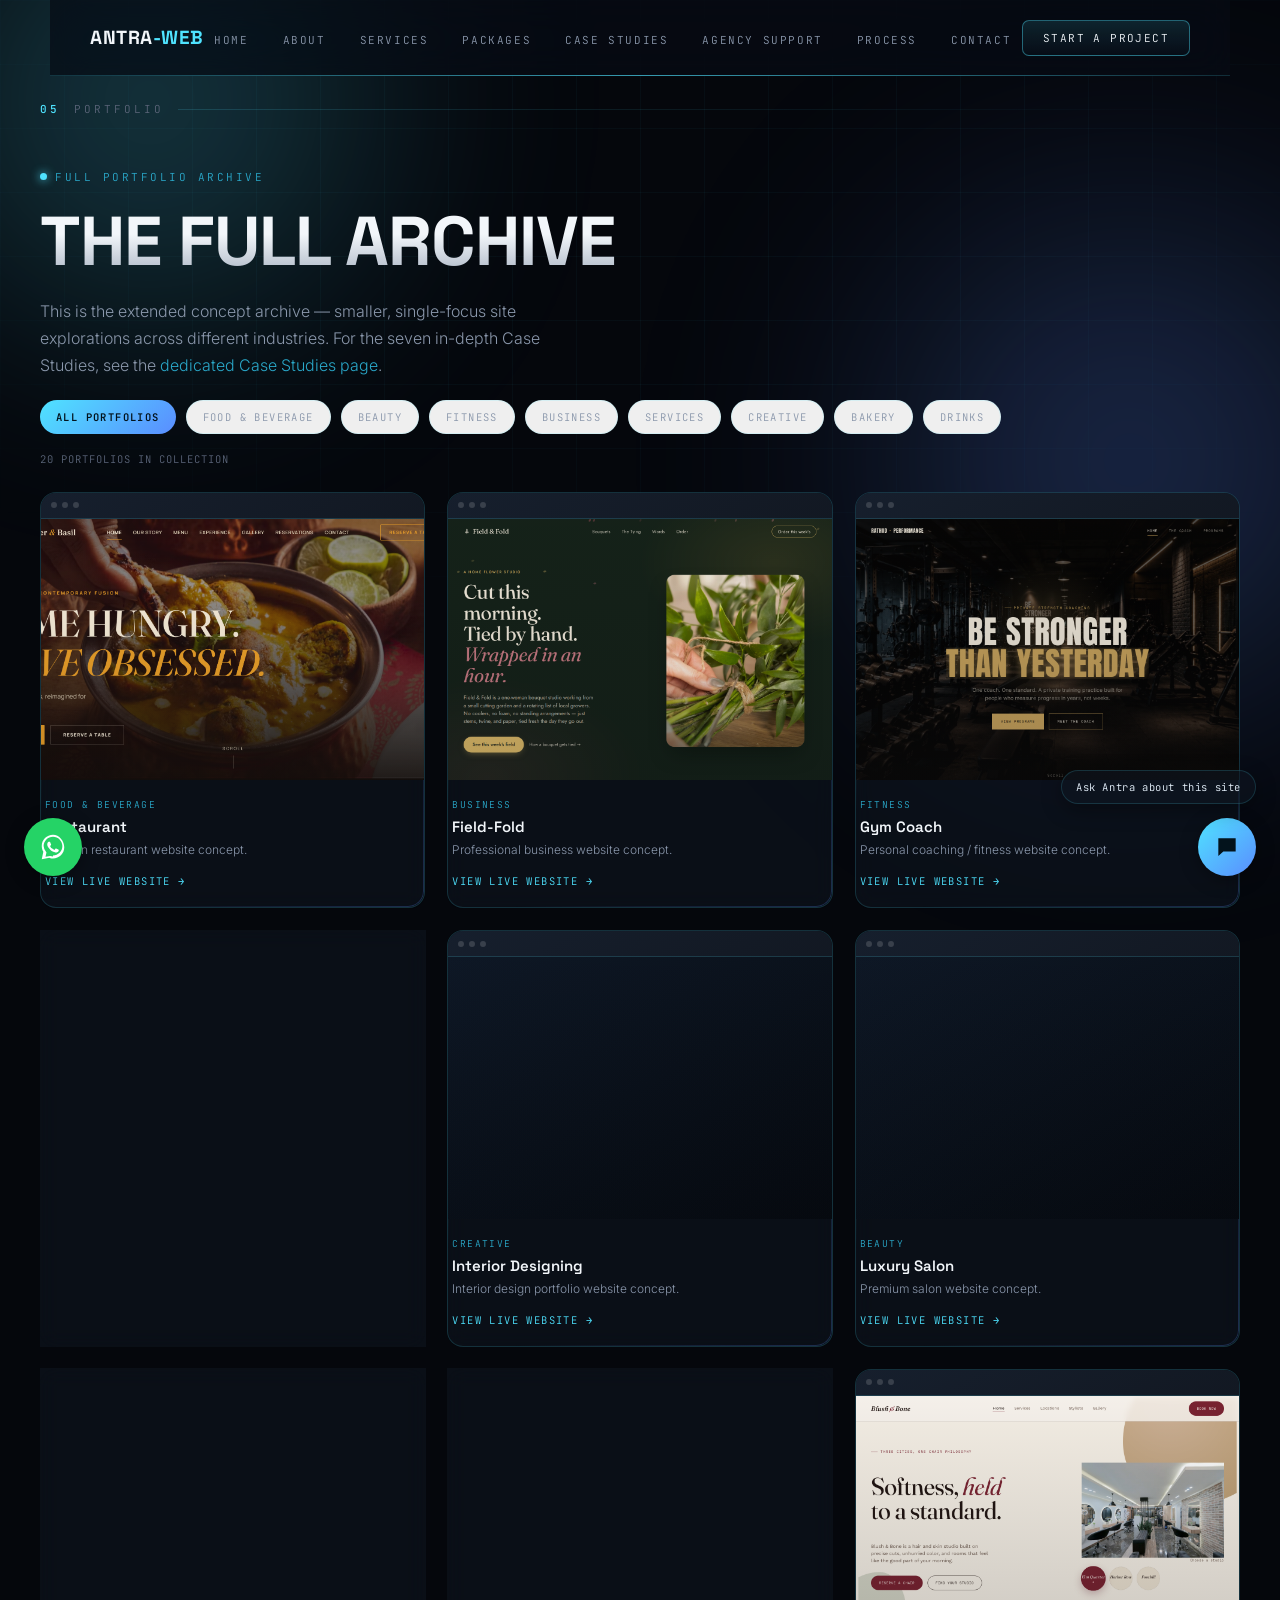
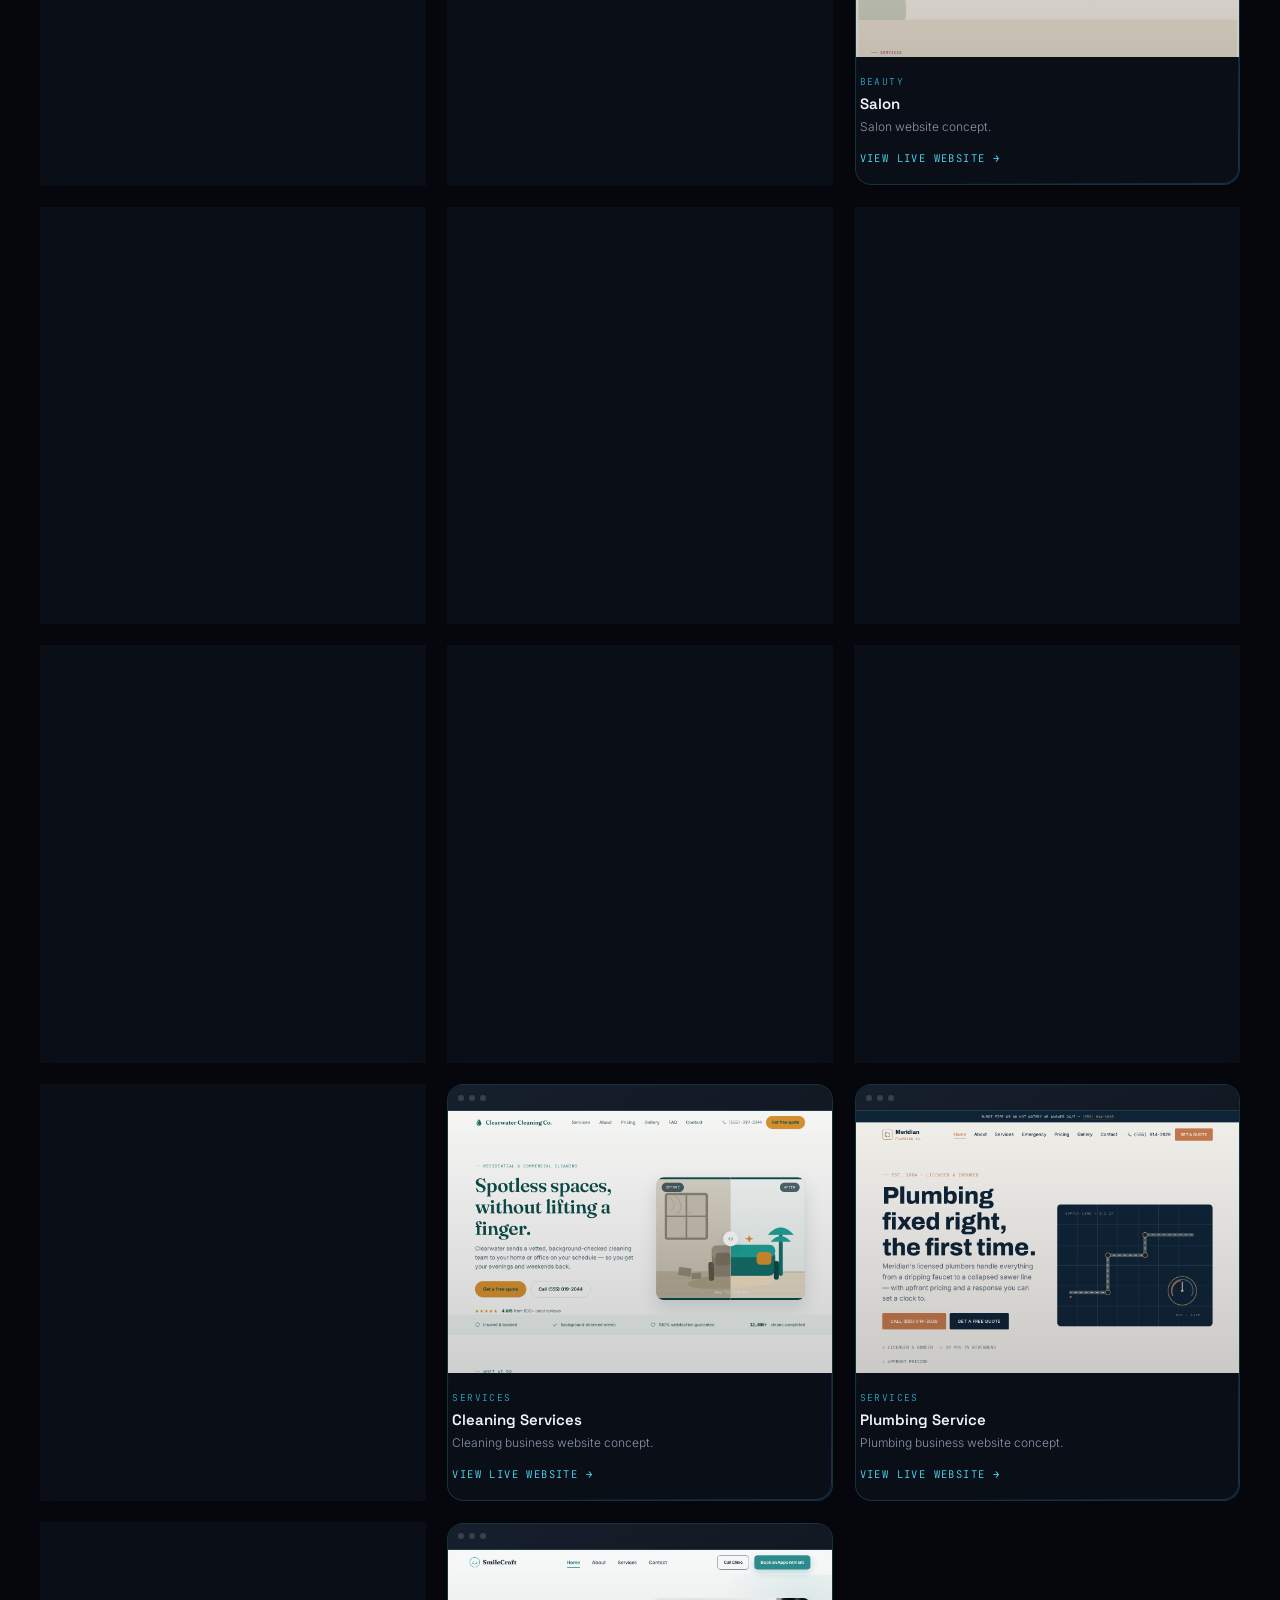
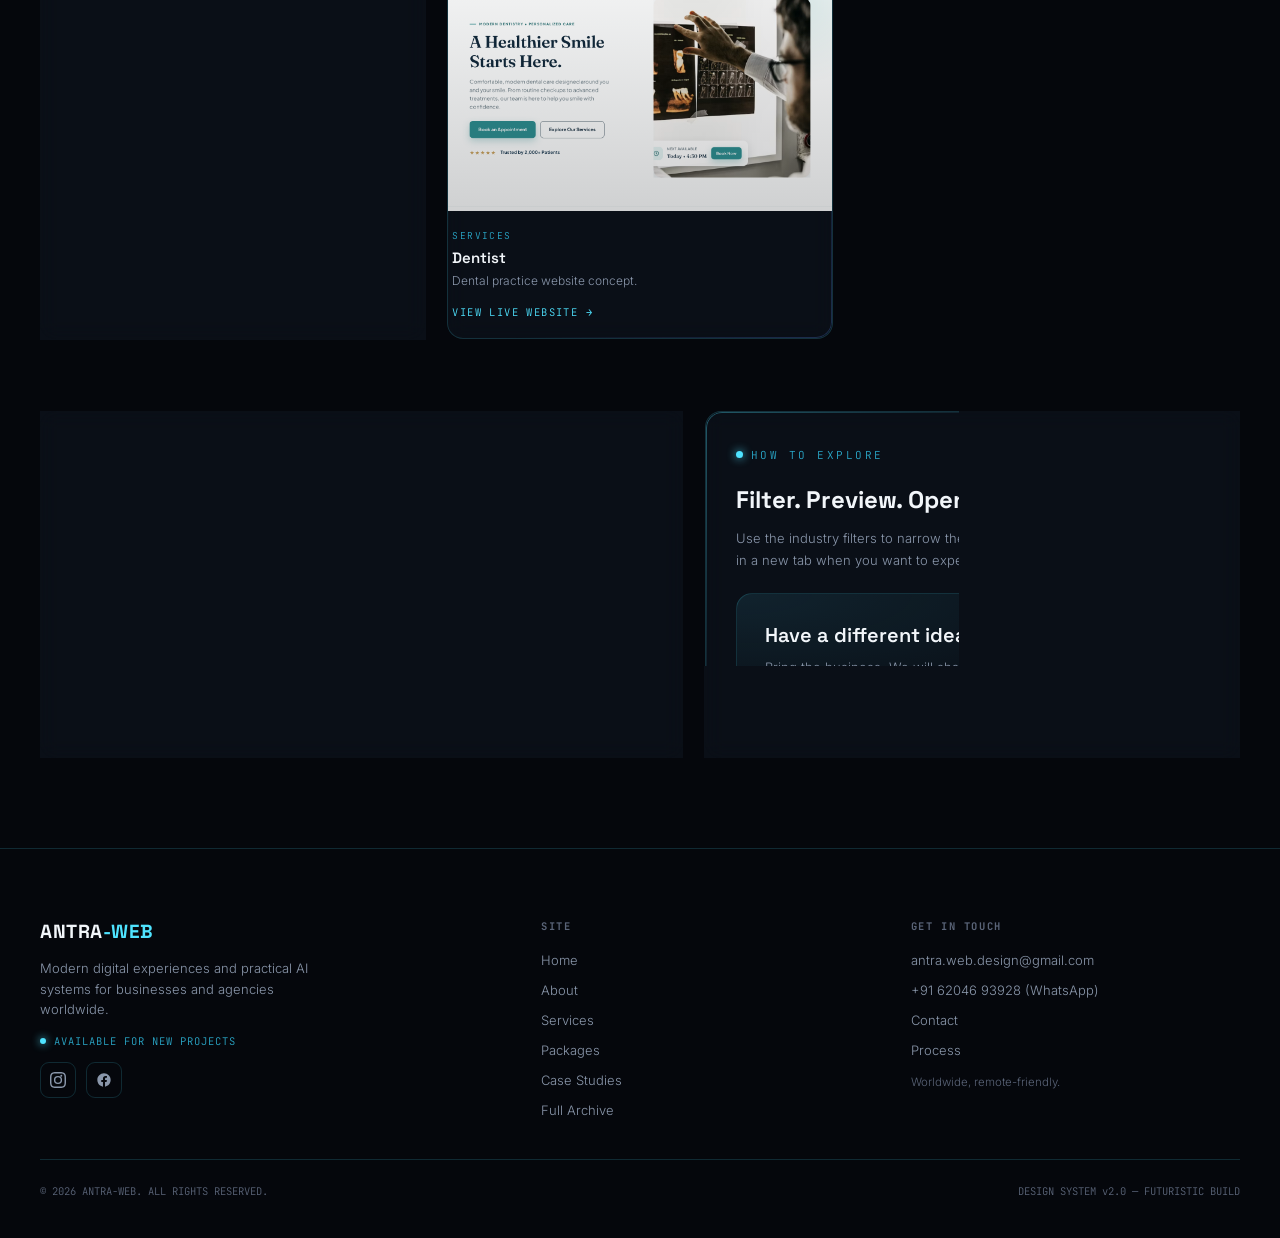
<file: portfolio.html>
<!DOCTYPE html>
<html lang="en">
<head>
<meta charset="UTF-8">
<title>ANTRA-WEB — Full Portfolio Archive</title>
<meta name="viewport" content="width=device-width, initial-scale=1.0">
<meta name="description" content="The full archive of ANTRA-WEB website concepts and live projects, clearly labelled by industry and status.">
<link rel="canonical" href="https://antra-web.github.io/Antra-Web/portfolio.html">
<meta property="og:type" content="website">
<meta property="og:title" content="ANTRA-WEB — Full Portfolio Archive">
<meta property="og:description" content="The full archive of ANTRA-WEB website concepts and live projects, clearly labelled by industry and status.">
<meta property="og:url" content="https://antra-web.github.io/Antra-Web/portfolio.html">
<meta property="og:image" content="https://antra-web.github.io/Antra-Web/assets/hero-poster.jpg">
<meta name="twitter:card" content="summary_large_image">
<meta name="twitter:title" content="ANTRA-WEB — Full Portfolio Archive">
<meta name="twitter:description" content="The full archive of ANTRA-WEB website concepts and live projects, clearly labelled by industry and status.">
<link rel="preconnect" href="https://fonts.googleapis.com">
<link href="https://fonts.googleapis.com/css2?family=Space+Grotesk:wght@400;500;600;700&family=Inter:wght@300;400;500;600&family=JetBrains+Mono:wght@400;500&display=swap" rel="stylesheet">
<link rel="stylesheet" href="css/animations.css"><link rel="stylesheet" href="css/responsive-repair.css"><script src="js/responsive-repair.js" defer></script><link rel="stylesheet" href="css/agent.css"><link rel="stylesheet" href="css/antra-float.css">
<style>

  :root{
    --bg-void:#05070c;
    --bg-deep:#0a0f1a;
    --bg-panel:#0d1420;
    --navy:#0b1626;
    --charcoal:#10141c;
    --cyan:#4fe3ff;
    --cyan-dim:#2aa8c9;
    --blue:#5a8dff;
    --blue-white:#e8f4ff;
    --white:#f2f6fa;
    --gray:#8a97ab;
    --gray-dim:#5a6478;
    --line: rgba(79,227,255,0.16);
    --glass: rgba(16,22,34,0.55);
    --glass-hi: rgba(30,42,60,0.55);
    --font-display: 'Space Grotesk', sans-serif;
    --font-body: 'Inter', sans-serif;
    --font-mono: 'JetBrains Mono', monospace;
  }
  *{margin:0;padding:0;box-sizing:border-box;}
  html{scroll-behavior:smooth;}
  body{
    background:var(--bg-void);
    color:var(--white);
    font-family:var(--font-body);
    font-weight:300;
    -webkit-font-smoothing:antialiased;
    overflow-x:hidden;
  }
  a{color:inherit;text-decoration:none;}
  img{display:block;max-width:100%;}

  /* ===== BACKDROP ===== */
  .grid-field{
    position:fixed;inset:0;z-index:0;pointer-events:none;
    background-image:
      linear-gradient(rgba(79,227,255,0.035) 1px, transparent 1px),
      linear-gradient(90deg, rgba(79,227,255,0.035) 1px, transparent 1px);
    background-size:64px 64px;
    mask-image:radial-gradient(ellipse 80% 60% at 50% 20%, black 40%, transparent 90%);
  }
  .glow-orb{
    position:fixed;border-radius:50%;filter:blur(120px);pointer-events:none;z-index:0;opacity:0.35;
  }
  .glow-a{width:600px;height:600px;background:radial-gradient(circle,var(--cyan),transparent 70%);top:-200px;left:-150px;}
  .glow-b{width:700px;height:700px;background:radial-gradient(circle,var(--blue),transparent 70%);bottom:10%;right:-200px;}

  /* ===== NAV ===== */
  .navbar{
    position:sticky;top:0;z-index:100;
    display:flex;align-items:center;justify-content:space-between;
    padding:16px 40px;
    background:rgba(8,12,20,0.72);
    backdrop-filter:blur(18px) saturate(140%);
    border-bottom:1px solid var(--line);
  }
  .navbar::after{
    content:'';position:absolute;left:0;right:0;bottom:-1px;height:1px;
    background:linear-gradient(90deg,transparent, var(--cyan), transparent);
    opacity:0.6;
  }
  .logo{font-family:var(--font-display);font-weight:700;font-size:19px;letter-spacing:0.5px;}
  .logo span{color:var(--cyan);}
  .nav-links{display:flex;gap:6px;list-style:none;}
  .nav-links li a{
    position:relative;font-family:var(--font-mono);font-size:11px;letter-spacing:1.6px;
    color:var(--gray);padding:9px 14px;border-radius:6px;transition:all .25s;
  }
  .nav-links li a:hover{color:var(--blue-white);background:rgba(79,227,255,0.06);}
  .nav-links li a.active{color:var(--cyan);}
  .nav-links li a.active::before{
    content:'';position:absolute;left:50%;bottom:2px;transform:translateX(-50%);
    width:4px;height:4px;border-radius:50%;background:var(--cyan);
    box-shadow:0 0 8px var(--cyan);
  }
  .nav-cta{
    font-family:var(--font-mono);font-size:11px;letter-spacing:1.4px;
    padding:10px 20px;border-radius:7px;
    border:1px solid rgba(79,227,255,0.4);
    background:linear-gradient(180deg, rgba(79,227,255,0.12), rgba(79,227,255,0.02));
    box-shadow:0 0 0 rgba(79,227,255,0);
    transition:box-shadow .3s, border-color .3s;
    white-space:nowrap;
  }
  .nav-cta:hover{border-color:var(--cyan);box-shadow:0 0 24px rgba(79,227,255,0.35);}

  /* ===== PAGE FRAME (each of the 8 pages) ===== */
  .page-block{position:relative;z-index:1;border-bottom:1px solid var(--line);}
  .page-tag{
    display:flex;align-items:center;gap:14px;
    padding:26px 40px 0;
    font-family:var(--font-mono);font-size:11px;letter-spacing:3px;color:var(--gray-dim);
  }
  .page-tag .num{color:var(--cyan);font-weight:500;}
  .page-tag .rule{flex:1;height:1px;background:linear-gradient(90deg,var(--line),transparent);}

  section.hero{
    position:relative;
    padding:48px 40px 90px;
    max-width:1400px;margin:0 auto;
  }
  .eyebrow{
    display:inline-flex;align-items:center;gap:8px;
    font-family:var(--font-mono);font-size:11px;letter-spacing:2.5px;color:var(--cyan-dim);
    margin-bottom:22px;
  }
  .eyebrow::before{content:'';width:7px;height:7px;border-radius:50%;background:var(--cyan);box-shadow:0 0 10px var(--cyan);}
  h1.h-title{
    font-family:var(--font-display);font-weight:700;
    font-size:clamp(38px,5.4vw,74px);line-height:1.02;letter-spacing:-1px;
    max-width:920px;
    background:linear-gradient(180deg,var(--white) 40%, var(--gray) 130%);
    -webkit-background-clip:text;background-clip:text;color:transparent;
  }
  .h-sub{
    margin-top:22px;max-width:560px;font-size:16px;line-height:1.7;color:var(--gray);font-weight:300;
  }
  .btn-row{display:flex;gap:16px;margin-top:38px;flex-wrap:wrap;}
  .btn{
    font-family:var(--font-mono);font-size:12px;letter-spacing:1.6px;
    padding:15px 28px;border-radius:8px;cursor:pointer;
    transition:all .28s;
  }
  .btn-primary{
    background:linear-gradient(135deg,var(--cyan),var(--blue));
    color:#03131c;font-weight:600;box-shadow:0 0 30px rgba(79,227,255,0.25);
  }
  .btn-primary:hover{box-shadow:0 0 46px rgba(79,227,255,0.5);transform:translateY(-1px);}
  .btn-ghost{
    border:1px solid rgba(255,255,255,0.16);color:var(--blue-white);
    background:rgba(255,255,255,0.02);
  }
  .btn-ghost:hover{border-color:var(--cyan);background:rgba(79,227,255,0.05);}

  h2.section-title{
    font-family:var(--font-display);font-weight:600;font-size:clamp(26px,3vw,38px);
    letter-spacing:-0.5px;
  }
  .section-lede{color:var(--gray);max-width:520px;margin-top:12px;font-size:15px;line-height:1.7;}
  .section-head{display:flex;justify-content:space-between;align-items:flex-end;gap:30px;flex-wrap:wrap;padding:0 40px;max-width:1400px;margin:0 auto 44px;}
  .section-head .idx{font-family:var(--font-mono);font-size:12px;color:var(--gray-dim);letter-spacing:2px;}
  .content-block{padding:90px 40px;max-width:1400px;margin:0 auto;}
  .content-block.tight{padding-top:0;}

  /* glass panel base */
  .glass{
    background:var(--glass);
    border:1px solid var(--line);
    border-radius:16px;
    backdrop-filter:blur(10px);
    position:relative;
  }
  .glass::before{
    content:'';position:absolute;inset:0;border-radius:16px;padding:1px;
    background:linear-gradient(135deg, rgba(79,227,255,0.35), transparent 40%, transparent 60%, rgba(90,141,255,0.25));
    -webkit-mask:linear-gradient(#fff 0 0) content-box, linear-gradient(#fff 0 0);
    -webkit-mask-composite:xor;mask-composite:exclude;
    pointer-events:none;
  }

  /* ===================== HOME HERO ===================== */
  .home-hero-wrap{
    position:relative;border-radius:22px;overflow:hidden;
    margin-top:34px;
    border:1px solid var(--line);
    background:#04070c;
  }
  .laptop-stage{
    position:relative;width:100%;aspect-ratio:16/10;overflow:hidden;
  }
  .laptop-stage img{
    position:absolute;inset:0;width:100%;height:100%;object-fit:cover;
    filter:brightness(0.72) contrast(1.08) saturate(0.9);
  }
  .stage-vignette{
    position:absolute;inset:0;
    background:radial-gradient(ellipse 70% 60% at 50% 55%, transparent 30%, rgba(4,7,12,0.85) 100%),
               linear-gradient(180deg, rgba(4,7,12,0.5), transparent 30%, transparent 60%, rgba(4,7,12,0.75));
  }
  .hud-overlay{position:absolute;inset:0;opacity:0;transition:opacity 1s ease;pointer-events:none;}
  .laptop-stage.on .hud-overlay{opacity:1;}
  .hud-overlay svg{position:absolute;inset:0;width:100%;height:100%;}
  .hud-line{stroke:var(--cyan);stroke-width:1;opacity:0;stroke-dasharray:4 4;}
  .laptop-stage.on .hud-line{opacity:0.55;animation:dash 3s linear infinite;}
  @keyframes dash{to{stroke-dashoffset:-40;}}

  .hologram-core{
    position:absolute;left:50%;top:46%;transform:translate(-50%,-50%) scale(0.85);
    text-align:center;opacity:0;transition:opacity .8s ease, transform .8s ease;
  }
  .laptop-stage.on .hologram-core{opacity:1;transform:translate(-50%,-50%) scale(1);}
  .hologram-core .ring{
    width:220px;height:220px;border-radius:50%;margin:0 auto;
    border:1px solid rgba(79,227,255,0.5);
    box-shadow:0 0 60px rgba(79,227,255,0.35), inset 0 0 40px rgba(79,227,255,0.15);
    display:flex;align-items:center;justify-content:center;
    animation:pulse-ring 3.4s ease-in-out infinite;
  }
  @keyframes pulse-ring{0%,100%{box-shadow:0 0 40px rgba(79,227,255,0.25), inset 0 0 30px rgba(79,227,255,0.1);}50%{box-shadow:0 0 80px rgba(79,227,255,0.5), inset 0 0 50px rgba(79,227,255,0.22);}}
  .hologram-core .label{
    font-family:var(--font-display);font-weight:600;font-size:14px;letter-spacing:1px;color:var(--blue-white);
    line-height:1.35;
  }
  .hud-module{
    position:absolute;padding:9px 13px;border-radius:9px;
    background:rgba(9,16,26,0.55);border:1px solid rgba(79,227,255,0.35);
    font-family:var(--font-mono);font-size:10px;letter-spacing:1px;color:var(--blue-white);
    backdrop-filter:blur(6px);opacity:0;transform:translateY(8px);
    transition:opacity .6s ease, transform .6s ease;
    box-shadow:0 0 18px rgba(79,227,255,0.12);
  }
  .laptop-stage.on .hud-module{opacity:1;transform:translateY(0);}
  .m1{top:10%;left:6%;transition-delay:.15s;}
  .m2{top:6%;left:38%;transition-delay:.3s;}
  .m3{top:10%;right:5%;transition-delay:.45s;}
  .m4{top:34%;left:2%;transition-delay:.6s;}
  .m5{top:34%;right:2%;transition-delay:.75s;}
  .m6{bottom:8%;left:4%;transition-delay:.9s;}
  .m7{bottom:12%;left:37%;transition-delay:1.05s;}
  .m8{bottom:8%;right:4%;transition-delay:1.2s;}

  .stage-toggle{
    position:absolute;bottom:20px;left:50%;transform:translateX(-50%);
    display:flex;gap:2px;background:rgba(6,10,16,0.7);border:1px solid var(--line);
    border-radius:30px;padding:4px;backdrop-filter:blur(10px);z-index:5;
  }
  .stage-toggle button{
    font-family:var(--font-mono);font-size:10px;letter-spacing:1.4px;padding:8px 16px;
    border-radius:24px;color:var(--gray);cursor:pointer;background:transparent;border:none;transition:all .3s;
  }
  .stage-toggle button.active{background:linear-gradient(135deg,var(--cyan),var(--blue));color:#03131c;font-weight:600;}

  .hero-copy-panel{
    position:absolute;left:5%;bottom:14%;max-width:420px;z-index:4;
  }
  .caption-tag{font-family:var(--font-mono);font-size:10px;letter-spacing:2px;color:var(--cyan);margin-bottom:6px;}
  .caption-txt{font-size:12px;color:var(--gray);line-height:1.6;}

  /* motion reference strip */
  .motion-strip{
    display:flex;align-items:center;gap:8px;flex-wrap:wrap;
    margin-top:26px;padding:16px 20px;border-radius:12px;
    font-family:var(--font-mono);font-size:10.5px;letter-spacing:1px;color:var(--gray);
  }
  .motion-strip .step{color:var(--blue-white);padding:6px 10px;border:1px solid var(--line);border-radius:6px;}
  .motion-strip .arrow{color:var(--cyan-dim);}

  /* ===== capability / feature grids ===== */
  .capability-row{display:grid;grid-template-columns:1.1fr 1.4fr;gap:26px;}
  @media(max-width:900px){.capability-row{grid-template-columns:1fr;}}
  .cap-lead{padding:34px;}
  .cap-lead .big-num{font-family:var(--font-display);font-size:60px;font-weight:700;color:transparent;-webkit-text-stroke:1px var(--cyan-dim);line-height:1;}
  .cap-mini-grid{display:grid;grid-template-columns:1fr 1fr;gap:18px;}
  .cap-card{padding:24px;transition:transform .3s, border-color .3s;}
  .cap-card:hover{transform:translateY(-4px);border-color:rgba(79,227,255,0.45);}
  .cap-card .ic{width:34px;height:34px;border-radius:9px;border:1px solid var(--line);display:flex;align-items:center;justify-content:center;margin-bottom:16px;color:var(--cyan);font-family:var(--font-mono);font-size:13px;}
  .cap-card h3{font-family:var(--font-display);font-size:16px;font-weight:600;margin-bottom:8px;}
  .cap-card p{font-size:13px;color:var(--gray);line-height:1.6;}

  /* featured projects - varied composition */
  .proj-showcase{display:grid;grid-template-columns:1.3fr 1fr;gap:20px;}
  .proj-main{position:relative;border-radius:18px;overflow:hidden;min-height:420px;padding:30px;display:flex;flex-direction:column;justify-content:flex-end;background:linear-gradient(160deg,#0d1826,#060a10);}
  .proj-side{display:flex;flex-direction:column;gap:20px;}
  .proj-mini{border-radius:16px;padding:22px;flex:1;background:linear-gradient(160deg,#0c1420,#070a10);}
  @media(max-width:900px){.proj-showcase{grid-template-columns:1fr;}}
  .browser-chrome{display:flex;gap:5px;margin-bottom:14px;}
  .browser-chrome span{width:8px;height:8px;border-radius:50%;background:rgba(255,255,255,0.15);}
  .tag-pill{display:inline-block;font-family:var(--font-mono);font-size:9.5px;letter-spacing:1.4px;color:var(--cyan);border:1px solid rgba(79,227,255,0.35);padding:4px 10px;border-radius:20px;margin-bottom:14px;}

  /* why us split */
  .why-split{display:grid;grid-template-columns:1fr 1fr;gap:60px;align-items:center;}
  @media(max-width:900px){.why-split{grid-template-columns:1fr;}}
  .why-list{display:flex;flex-direction:column;}
  .why-item{padding:22px 0;border-top:1px solid var(--line);display:flex;gap:20px;}
  .why-item:last-child{border-bottom:1px solid var(--line);}
  .why-item .n{font-family:var(--font-mono);color:var(--cyan-dim);font-size:12px;padding-top:2px;}
  .why-item h4{font-family:var(--font-display);font-size:16px;font-weight:600;margin-bottom:6px;}
  .why-item p{font-size:13px;color:var(--gray);line-height:1.6;max-width:400px;}
  .why-visual{position:relative;aspect-ratio:1;border-radius:20px;overflow:hidden;}
  .orbit-vis{position:absolute;inset:0;display:flex;align-items:center;justify-content:center;}
  .orbit-ring{position:absolute;border:1px solid rgba(79,227,255,0.18);border-radius:50%;}
  .orbit-ring.r1{width:90%;height:90%;}
  .orbit-ring.r2{width:65%;height:65%;border-color:rgba(90,141,255,0.2);}
  .orbit-ring.r3{width:40%;height:40%;}
  .orbit-core{width:80px;height:80px;border-radius:50%;background:radial-gradient(circle,rgba(79,227,255,0.35),transparent 70%);border:1px solid var(--cyan);box-shadow:0 0 50px rgba(79,227,255,0.4);}

  /* final CTA */
  .final-cta{
    padding:80px 50px;border-radius:24px;text-align:center;position:relative;overflow:hidden;
    background:radial-gradient(ellipse at 50% 0%, rgba(79,227,255,0.1), transparent 60%), #070b12;
  }
  .final-cta h2{font-family:var(--font-display);font-size:clamp(30px,4vw,50px);font-weight:700;max-width:700px;margin:0 auto 20px;}
  .final-cta p{color:var(--gray);max-width:460px;margin:0 auto 34px;}

  /* ===================== ABOUT PAGE ===================== */
  .story-flow{display:flex;justify-content:space-between;position:relative;padding:60px 10px 20px;}
  .story-flow::before{
    content:'';position:absolute;left:5%;right:5%;top:50%;height:1px;
    background:repeating-linear-gradient(90deg,var(--line) 0 8px, transparent 8px 16px);
  }
  .story-node{position:relative;z-index:2;text-align:center;flex:1;}
  .story-node .dot{
    width:14px;height:14px;border-radius:50%;background:var(--bg-void);
    border:2px solid var(--cyan);margin:0 auto 14px;
    box-shadow:0 0 16px rgba(79,227,255,0.5);
  }
  .story-node .label{font-family:var(--font-mono);font-size:10.5px;letter-spacing:1.6px;color:var(--blue-white);}
  @media(max-width:900px){.story-flow{flex-wrap:wrap;gap:30px 0;}.story-flow::before{display:none;}.story-node{flex:0 0 33%;}}

  .panel-mosaic{display:grid;grid-template-columns:repeat(5,1fr);gap:16px;}
  @media(max-width:900px){.panel-mosaic{grid-template-columns:1fr 1fr;}}
  .panel-mosaic .p{padding:22px 18px;}
  .panel-mosaic .p h4{font-family:var(--font-display);font-size:14px;font-weight:600;margin-bottom:10px;color:var(--cyan);}
  .panel-mosaic .p p{font-size:12.5px;color:var(--gray);line-height:1.6;}

  /* ===================== SERVICES PAGE — orbit ecosystem ===================== */
  .service-orbit{position:relative;min-height:760px;display:flex;align-items:center;justify-content:center;}
  .service-orbit .hub{
    width:150px;height:150px;border-radius:50%;display:flex;align-items:center;justify-content:center;
    text-align:center;font-family:var(--font-display);font-weight:600;font-size:13px;
    border:1px solid var(--cyan);background:radial-gradient(circle,rgba(79,227,255,0.14),transparent 70%);
    box-shadow:0 0 60px rgba(79,227,255,0.3);z-index:3;
  }
  .service-node{
    position:absolute;width:190px;padding:16px;z-index:2;
  }
  .service-node .idx{font-family:var(--font-mono);font-size:10px;color:var(--cyan-dim);}
  .service-node h4{font-family:var(--font-display);font-size:14px;font-weight:600;margin:6px 0 6px;}
  .service-node p{font-size:11.5px;color:var(--gray);line-height:1.5;}
  .orbit-svg{position:absolute;inset:0;width:100%;height:100%;z-index:1;}
  .orbit-svg line{stroke:rgba(79,227,255,0.25);stroke-width:1;stroke-dasharray:3 5;}
  .services-fallback-grid{display:none;grid-template-columns:repeat(3,1fr);gap:18px;}
  @media(max-width:1000px){.service-orbit{display:none;}.services-fallback-grid{display:grid;}}
  @media(max-width:640px){.services-fallback-grid{grid-template-columns:1fr;}}
  .services-fallback-grid .p{padding:22px;}

  /* ===================== PACKAGES PAGE ===================== */
  .pricing-grid{display:grid;grid-template-columns:repeat(4,1fr);gap:18px;}
  @media(max-width:1100px){.pricing-grid{grid-template-columns:1fr 1fr;}}
  @media(max-width:640px){.pricing-grid{grid-template-columns:1fr;}}
  .price-card{padding:30px 24px;display:flex;flex-direction:column;position:relative;}
  .price-card.featured{
    border-color:rgba(79,227,255,0.6);
    background:linear-gradient(160deg, rgba(79,227,255,0.09), rgba(16,22,34,0.6));
    box-shadow:0 0 60px rgba(79,227,255,0.22);
    transform:translateY(-10px);
  }
  .badge-pop{position:absolute;top:-13px;left:50%;transform:translateX(-50%);
    font-family:var(--font-mono);font-size:9.5px;letter-spacing:1.6px;color:#03131c;
    background:linear-gradient(135deg,var(--cyan),var(--blue));padding:6px 14px;border-radius:20px;font-weight:600;}
  .price-card .p-name{font-family:var(--font-display);font-size:19px;font-weight:600;}
  .price-card .p-target{font-size:11.5px;color:var(--gray-dim);margin:6px 0 20px;}
  .price-card .p-price{font-family:var(--font-display);font-size:38px;font-weight:700;color:var(--blue-white);}
  .price-card .p-price span{font-size:12px;color:var(--gray);font-family:var(--font-mono);}
  .p-features{list-style:none;margin:22px 0 26px;flex:1;}
  .p-features li{font-size:12.5px;color:var(--gray);padding:8px 0;border-top:1px solid rgba(255,255,255,0.06);display:flex;gap:8px;}
  .p-features li::before{content:'—';color:var(--cyan-dim);}
  .p-cta{text-align:center;font-family:var(--font-mono);font-size:11px;letter-spacing:1.4px;padding:12px;border-radius:8px;border:1px solid var(--line);}
  .price-card.featured .p-cta{background:linear-gradient(135deg,var(--cyan),var(--blue));color:#03131c;font-weight:600;border:none;}

  .compare-table{width:100%;border-collapse:collapse;margin-top:20px;font-size:12.5px;}
  .compare-table th,.compare-table td{padding:14px 16px;text-align:left;border-bottom:1px solid var(--line);}
  .compare-table th{font-family:var(--font-mono);font-size:10.5px;letter-spacing:1.2px;color:var(--gray-dim);}
  .compare-table td{color:var(--gray);}
  .compare-table td.yes{color:var(--cyan);}

  /* ===================== PORTFOLIO PAGE ===================== */
  .filter-row{display:flex;gap:10px;flex-wrap:wrap;margin-bottom:34px;}
  .filter-pill{font-family:var(--font-mono);font-size:10.5px;letter-spacing:1.4px;padding:9px 16px;border-radius:22px;border:1px solid var(--line);color:var(--gray);}
  .filter-pill.active{color:#03131c;background:linear-gradient(135deg,var(--cyan),var(--blue));border:none;font-weight:600;}
  .portfolio-grid{display:grid;grid-template-columns:repeat(3,1fr);gap:22px;}
  @media(max-width:1000px){.portfolio-grid{grid-template-columns:1fr 1fr;}}
  @media(max-width:640px){.portfolio-grid{grid-template-columns:1fr;}}
  .port-card{border-radius:16px;overflow:hidden;transition:transform .35s;}
  .port-card:hover{transform:translateY(-6px) scale(1.01);}
  .port-frame{aspect-ratio:4/3;background:linear-gradient(150deg,#0e1826,#060a10);position:relative;overflow:hidden;display:flex;align-items:center;justify-content:center;}
  .port-frame .win-chrome{position:absolute;top:0;left:0;right:0;height:26px;background:rgba(255,255,255,0.03);display:flex;align-items:center;gap:5px;padding:0 10px;border-bottom:1px solid var(--line);}
  .port-frame .win-chrome span{width:6px;height:6px;border-radius:50%;background:rgba(255,255,255,0.15);}
  .port-frame .mock{width:70%;height:60%;border:1px solid rgba(79,227,255,0.3);border-radius:8px;background:rgba(79,227,255,0.04);}
  .port-body{padding:18px 4px;}
  .port-body .cat{font-family:var(--font-mono);font-size:9.5px;color:var(--cyan-dim);letter-spacing:1.4px;}
  .port-body h4{font-family:var(--font-display);font-size:15px;font-weight:600;margin:6px 0;}
  .port-body p{font-size:12px;color:var(--gray);margin-bottom:12px;}
  .port-link{font-family:var(--font-mono);font-size:10.5px;letter-spacing:1.4px;color:var(--cyan);}
  .portfolio-note{font-family:var(--font-mono);font-size:10.5px;letter-spacing:1px;color:var(--gray-dim);margin:-16px 0 26px;}
  /* Homepage preview: a static local screenshot (assets/*.png)
     generated out-of-band by the GitHub Actions + Playwright workflow (see
     scripts/capture-screenshots.mjs). The card just renders a normal <img> —
     no iframe, no live request to the project's site, no loading state. */
  .port-preview{position:absolute;inset:26px 0 0;overflow:hidden;z-index:1;background:linear-gradient(150deg,#0e1826,#060a10);}
  .port-preview img.port-thumb{width:100%;height:100%;object-fit:cover;object-position:top center;display:block;}
  .port-frame .win-chrome{z-index:2;}
  .port-frame::after{content:'';position:absolute;inset:26px 0 0;background:linear-gradient(180deg,rgba(5,7,12,.02),rgba(5,7,12,.18));pointer-events:none;z-index:2;}
  .port-card[hidden]{display:none;}
  .filter-pill{cursor:pointer;}
  .portfolio-extra{display:grid;grid-template-columns:1.2fr 1fr;gap:22px;margin-top:72px;}
  .portfolio-extra .extra-panel{padding:30px;}
  .portfolio-extra h2{font-family:var(--font-display);font-size:24px;margin-bottom:12px;}
  .portfolio-extra p{font-size:13px;color:var(--gray);line-height:1.7;}
  .portfolio-stats{display:grid;grid-template-columns:repeat(3,1fr);gap:12px;margin-top:22px;}
  .portfolio-stat{padding:18px;border:1px solid var(--line);border-radius:10px;background:rgba(79,227,255,.03);}
  .portfolio-stat strong{display:block;font:700 25px var(--font-display);color:var(--cyan);}
  .portfolio-stat span{font:10px var(--font-mono);letter-spacing:1px;color:var(--gray-dim);}
  .portfolio-cta{margin-top:22px;padding:28px;border:1px solid var(--line);border-radius:16px;background:radial-gradient(ellipse at 0 0,rgba(79,227,255,.1),transparent 65%);}
  .portfolio-cta h3{font:600 20px var(--font-display);margin-bottom:8px;}
  @media(max-width:760px){.portfolio-extra{grid-template-columns:1fr;}.portfolio-stats{grid-template-columns:1fr 1fr;}}

  /* ===================== PROCESS PAGE — architecture diagram ===================== */
  .arch-diagram{position:relative;padding:40px 0;}
  .arch-row{display:flex;gap:16px;justify-content:space-between;flex-wrap:wrap;}
  .arch-node{flex:1;min-width:180px;padding:20px;position:relative;}
  .arch-node .n-idx{font-family:var(--font-mono);font-size:20px;font-weight:600;color:transparent;-webkit-text-stroke:1px var(--cyan-dim);}
  .arch-node h4{font-family:var(--font-display);font-size:14px;font-weight:600;margin:10px 0 6px;}
  .arch-node p{font-size:11.5px;color:var(--gray);line-height:1.5;}
  .arch-connector{height:1px;flex-basis:100%;background:repeating-linear-gradient(90deg,var(--line) 0 6px,transparent 6px 12px);margin:0;align-self:center;display:none;}
  @media(min-width:1000px){.arch-connector{display:block;}}

  /* ===================== FAQ PAGE ===================== */
  .accordion-list{display:flex;flex-direction:column;gap:14px;}
  .acc-item{padding:0;overflow:hidden;}
  .acc-head{padding:22px 26px;display:flex;justify-content:space-between;align-items:center;cursor:pointer;}
  .acc-head h4{font-family:var(--font-display);font-size:15.5px;font-weight:500;}
  .acc-icon{width:26px;height:26px;border-radius:50%;border:1px solid var(--line);display:flex;align-items:center;justify-content:center;font-size:13px;color:var(--cyan);flex-shrink:0;margin-left:20px;transition:transform .3s;}
  .acc-item.open .acc-icon{transform:rotate(45deg);border-color:var(--cyan);box-shadow:0 0 14px rgba(79,227,255,0.3);}
  .acc-body{max-height:0;overflow:hidden;transition:max-height .4s ease, padding .4s ease;padding:0 26px;}
  .acc-item.open .acc-body{max-height:200px;padding:0 26px 24px;}
  .acc-body p{font-size:13px;color:var(--gray);line-height:1.7;border-top:1px solid var(--line);padding-top:16px;}
  .acc-item.open{border-color:rgba(79,227,255,0.4);}

  /* ===================== CONTACT PAGE ===================== */
  .contact-layout{display:grid;grid-template-columns:1.4fr 1fr;gap:26px;}
  @media(max-width:900px){.contact-layout{grid-template-columns:1fr;}}
  .form-panel{padding:38px;}
  .field{margin-bottom:20px;}
  .field label{display:block;font-family:var(--font-mono);font-size:10.5px;letter-spacing:1.6px;color:var(--gray-dim);margin-bottom:9px;}
  .field input,.field select,.field textarea{
    width:100%;background:rgba(255,255,255,0.02);border:1px solid var(--line);border-radius:9px;
    padding:13px 15px;color:var(--white);font-family:var(--font-body);font-size:13.5px;
    transition:border-color .3s, box-shadow .3s;
  }
  .field input:focus,.field select:focus,.field textarea:focus{
    outline:none;border-color:var(--cyan);box-shadow:0 0 0 3px rgba(79,227,255,0.12), 0 0 24px rgba(79,227,255,0.15);
  }
  .field.focus-demo input{border-color:var(--cyan);box-shadow:0 0 0 3px rgba(79,227,255,0.12), 0 0 24px rgba(79,227,255,0.15);}
  .info-stack{display:flex;flex-direction:column;gap:18px;}
  .info-panel{padding:26px;}
  .info-panel .tag{font-family:var(--font-mono);font-size:10px;letter-spacing:1.6px;color:var(--cyan-dim);margin-bottom:10px;}
  .info-panel .val{font-family:var(--font-display);font-size:16px;font-weight:500;}
  .social-row{display:flex;gap:10px;margin-top:14px;}
  .social-row a{width:36px;height:36px;border-radius:9px;border:1px solid var(--line);display:flex;align-items:center;justify-content:center;color:var(--gray);transition:border-color .25s, color .25s, box-shadow .25s, transform .25s;}
  .social-row a:hover{border-color:var(--cyan);color:var(--cyan);box-shadow:0 0 16px rgba(79,227,255,0.25);transform:translateY(-2px);}
  .social-row svg{width:16px;height:16px;fill:currentColor;}

  /* ===== FLOATING WHATSAPP BUTTON ===== */
  .wa-float{
    position:fixed;left:24px;bottom:24px;z-index:200;
    width:58px;height:58px;border-radius:50%;
    background:#25D366;
    display:flex;align-items:center;justify-content:center;
    box-shadow:0 4px 18px rgba(0,0,0,0.35), 0 0 0 0 rgba(37,211,102,0.5);
    transition:transform .25s ease, box-shadow .25s ease;
    animation:wa-pulse 2.8s ease-in-out infinite;
  }
  .wa-float:hover{transform:translateY(-3px) scale(1.05);}
  .wa-float svg{width:30px;height:30px;fill:#fff;}
  @keyframes wa-pulse{
    0%,100%{box-shadow:0 4px 18px rgba(0,0,0,0.35), 0 0 0 0 rgba(37,211,102,0.45);}
    50%{box-shadow:0 4px 18px rgba(0,0,0,0.35), 0 0 0 10px rgba(37,211,102,0);}
  }
  @media(prefers-reduced-motion:reduce){.wa-float{animation:none;}}
  @media(max-width:640px){.wa-float{left:16px;bottom:16px;width:52px;height:52px;}.wa-float svg{width:26px;height:26px;}}

  /* ===== FOOTER ===== */
  footer{position:relative;z-index:1;padding:70px 40px 40px;}
  .footer-grid{max-width:1400px;margin:0 auto;display:grid;grid-template-columns:1.4fr 1fr 1fr 1fr;gap:40px;padding-bottom:40px;border-bottom:1px solid var(--line);}
  @media(max-width:800px){.footer-grid{grid-template-columns:1fr 1fr;}}
  .footer-grid h5{font-family:var(--font-mono);font-size:10.5px;letter-spacing:1.6px;color:var(--gray-dim);margin-bottom:16px;}
  .footer-grid ul{list-style:none;display:flex;flex-direction:column;gap:10px;}
  .footer-grid a{font-size:13px;color:var(--gray);}
  .footer-grid a:hover{color:var(--cyan);}
  .footer-bottom{max-width:1400px;margin:24px auto 0;display:flex;justify-content:space-between;font-family:var(--font-mono);font-size:10.5px;color:var(--gray-dim);flex-wrap:wrap;gap:10px;}

  ::selection{background:rgba(79,227,255,0.3);}
  ::-webkit-scrollbar{width:9px;}
  ::-webkit-scrollbar-track{background:var(--bg-void);}
  ::-webkit-scrollbar-thumb{background:#1a2434;border-radius:10px;}

/* ===================== ADDITIONS: shared modules ===================== */

/* WhatsApp CTA button */
.btn-whatsapp{
  display:inline-flex;align-items:center;gap:10px;
  font-family:var(--font-mono);font-size:12px;letter-spacing:1.4px;
  padding:14px 26px;border-radius:8px;cursor:pointer;
  background:linear-gradient(135deg,#25D366,#128C7E);
  color:#04150e;font-weight:600;box-shadow:0 0 30px rgba(37,211,102,0.25);
  transition:all .28s;
}
.btn-whatsapp:hover{box-shadow:0 0 46px rgba(37,211,102,0.5);transform:translateY(-1px);}
.btn-whatsapp svg{width:16px;height:16px;fill:currentColor;}

/* Tag cloud — Who We Work With */
.tag-cloud{display:flex;flex-wrap:wrap;gap:12px;}
.tag-chip{
  font-family:var(--font-mono);font-size:11.5px;letter-spacing:1px;color:var(--blue-white);
  padding:11px 18px;border-radius:24px;border:1px solid var(--line);
  background:rgba(79,227,255,0.04);transition:all .3s;
}
.tag-chip:hover{border-color:var(--cyan);background:rgba(79,227,255,0.09);transform:translateY(-2px);}

/* Service relationship grid */
.combo-grid{display:grid;grid-template-columns:1fr 1fr;gap:16px;}
@media(max-width:800px){.combo-grid{grid-template-columns:1fr;}}
.combo-card{padding:22px;display:flex;flex-direction:column;gap:10px;}
.combo-goal{font-family:var(--font-display);font-size:15px;font-weight:600;color:var(--blue-white);}
.combo-path{display:flex;align-items:center;gap:10px;flex-wrap:wrap;font-family:var(--font-mono);font-size:10.5px;letter-spacing:1px;}
.combo-path span{padding:6px 12px;border-radius:6px;border:1px solid var(--line);color:var(--cyan);}
.combo-path .plus{color:var(--gray-dim);border:none;padding:0;}

/* Disclaimer note */
.note-strip{
  display:flex;gap:12px;align-items:flex-start;padding:18px 22px;border-radius:12px;
  border:1px dashed rgba(79,227,255,0.3);background:rgba(79,227,255,0.03);
  font-size:12.5px;color:var(--gray);line-height:1.6;
}
.note-strip .ic{color:var(--cyan);font-family:var(--font-mono);font-size:14px;}

/* Quick launch card */
.quick-launch{
  padding:36px;border-radius:20px;display:flex;justify-content:space-between;align-items:center;gap:30px;flex-wrap:wrap;
  background:radial-gradient(ellipse at 0% 0%, rgba(79,227,255,0.08), transparent 60%);
}
.quick-launch .ql-price{font-family:var(--font-display);font-size:34px;font-weight:700;color:var(--cyan);}
.quick-launch .ql-price span{font-size:12px;color:var(--gray);font-family:var(--font-mono);font-weight:400;}

/* Custom scope factor pills */
.factor-row{display:flex;flex-wrap:wrap;gap:10px;margin-top:16px;}
.factor-row span{font-family:var(--font-mono);font-size:10.5px;color:var(--gray);padding:8px 14px;border:1px solid var(--line);border-radius:8px;}

/* ===== PORTFOLIO: floating holographic preview modal ===== */
.port-card{cursor:pointer;}
.modal-overlay{
  position:fixed;inset:0;z-index:1000;
  background:rgba(3,5,9,0.82);backdrop-filter:blur(6px);
  display:flex;align-items:center;justify-content:center;padding:24px;
  opacity:0;pointer-events:none;transition:opacity .35s ease;
}
.modal-overlay.open{opacity:1;pointer-events:auto;}
.modal-window{
  width:100%;max-width:920px;max-height:88vh;overflow:auto;
  border-radius:18px;border:1px solid rgba(79,227,255,0.45);
  background:linear-gradient(160deg, rgba(13,20,32,0.92), rgba(6,9,15,0.96));
  box-shadow:0 0 90px rgba(79,227,255,0.25), 0 30px 60px rgba(0,0,0,0.6);
  transform:translateY(24px) scale(0.97);transition:transform .4s cubic-bezier(.2,.9,.25,1);
}
.modal-overlay.open .modal-window{transform:translateY(0) scale(1);}
.modal-chrome{
  display:flex;align-items:center;justify-content:space-between;
  padding:14px 18px;border-bottom:1px solid var(--line);
}
.modal-chrome .dots{display:flex;gap:6px;}
.modal-chrome .dots span{width:9px;height:9px;border-radius:50%;background:rgba(255,255,255,0.15);}
.modal-chrome .url-bar{
  flex:1;margin:0 16px;font-family:var(--font-mono);font-size:11px;color:var(--gray);
  background:rgba(255,255,255,0.03);border:1px solid var(--line);border-radius:20px;
  padding:6px 16px;text-align:center;
}
.modal-close{
  width:28px;height:28px;border-radius:50%;border:1px solid var(--line);
  display:flex;align-items:center;justify-content:center;cursor:pointer;color:var(--gray);
  transition:all .25s;flex-shrink:0;
}
.modal-close:hover{color:var(--cyan);border-color:var(--cyan);box-shadow:0 0 14px rgba(79,227,255,0.3);}
.modal-preview{
  aspect-ratio:16/9;background:linear-gradient(150deg,#0e1826,#060a10);
  display:flex;align-items:center;justify-content:center;position:relative;overflow:hidden;
}
.modal-preview .mock-lg{width:82%;height:74%;border:1px solid rgba(79,227,255,0.35);border-radius:12px;background:rgba(79,227,255,0.045);
  display:flex;align-items:center;justify-content:center;font-family:var(--font-mono);font-size:11px;color:var(--gray-dim);letter-spacing:1.4px;}
.modal-body{padding:26px 30px 30px;}
.modal-body .cat{font-family:var(--font-mono);font-size:10px;letter-spacing:1.6px;color:var(--cyan-dim);}
.modal-body h3{font-family:var(--font-display);font-size:24px;font-weight:600;margin:8px 0 12px;}
.modal-body p{font-size:13.5px;color:var(--gray);line-height:1.7;max-width:560px;margin-bottom:24px;}
.modal-actions{display:flex;gap:14px;flex-wrap:wrap;}

/* ===== SIMPLIFIED FOOTER (no invented socials) ===== */
.footer-grid.simple{grid-template-columns:1.4fr 1fr 1fr;}
@media(max-width:800px){.footer-grid.simple{grid-template-columns:1fr 1fr;}}
.footer-availability{
  display:inline-flex;align-items:center;gap:8px;font-family:var(--font-mono);font-size:10.5px;
  color:var(--cyan-dim);letter-spacing:1px;margin-top:14px;
}
.footer-availability::before{content:'';width:6px;height:6px;border-radius:50%;background:var(--cyan);box-shadow:0 0 8px var(--cyan);}

/* value cards (about) */
.value-grid{display:grid;grid-template-columns:repeat(4,1fr);gap:16px;}
@media(max-width:900px){.value-grid{grid-template-columns:1fr 1fr;}}
.value-card{padding:26px 22px;}
.value-card .vn{font-family:var(--font-mono);font-size:11px;color:var(--cyan-dim);}
.value-card h4{font-family:var(--font-display);font-size:16px;font-weight:600;margin:10px 0 8px;}
.value-card p{font-size:12.5px;color:var(--gray);line-height:1.6;}

/* form section headers */
.form-section-label{
  font-family:var(--font-mono);font-size:10.5px;letter-spacing:2px;color:var(--cyan);
  margin:26px 0 14px;padding-top:20px;border-top:1px solid var(--line);
}
.form-section-label:first-child{margin-top:0;padding-top:0;border-top:none;}
.field-row{display:grid;grid-template-columns:1fr 1fr;gap:16px;}
@media(max-width:640px){.field-row{grid-template-columns:1fr;}}
.checkbox-field{display:flex;align-items:flex-start;gap:10px;font-size:12px;color:var(--gray);line-height:1.6;}
.checkbox-field input{margin-top:3px;}

/* home teaser cards for about/faq preview */
.mini-teaser{padding:30px;display:flex;flex-direction:column;gap:14px;}
.mini-teaser h3{font-family:var(--font-display);font-size:20px;font-weight:600;}
.mini-teaser p{font-size:13px;color:var(--gray);line-height:1.7;}

</style>
</head>
<body>
<div class="grid-field"></div><div class="glow-orb glow-a"></div><div class="glow-orb glow-b"></div>
<nav class="navbar">
<div class="logo">ANTRA<span>-WEB</span></div>
<ul class="nav-links">
<li><a href="index.html">HOME</a></li>
<li><a href="about.html">ABOUT</a></li>
<li><a href="services.html">SERVICES</a></li>
<li><a href="packages.html">PACKAGES</a></li>
<li><a href="case-studies.html">CASE STUDIES</a></li>
<li><a href="index.html#agency">AGENCY SUPPORT</a></li>
<li><a href="process.html">PROCESS</a></li>
<li><a href="contact.html">CONTACT</a></li>
</ul>
<a class="nav-cta" href="contact.html">START A PROJECT</a>
</nav>
<div class="page-block" id="portfolio">
<div class="page-tag"><span class="num">05</span><span>PORTFOLIO</span><div class="rule"></div></div>
<section class="hero" style="padding-bottom:20px;">
<div class="eyebrow">FULL PORTFOLIO ARCHIVE</div>
<h1 class="h-title">THE FULL ARCHIVE</h1>
<p class="h-sub">This is the extended concept archive — smaller, single-focus site explorations across different industries. For the seven in-depth Case Studies, see the <a href="case-studies.html" style="color:var(--cyan-dim);">dedicated Case Studies page</a>.</p>
</section>
<div class="content-block tight">
<div class="filter-row" role="group" aria-label="Filter portfolios">
<button class="filter-pill active" type="button" data-filter="all">ALL PORTFOLIOS</button>
<button class="filter-pill" type="button" data-filter="food">FOOD &amp; BEVERAGE</button>
<button class="filter-pill" type="button" data-filter="beauty">BEAUTY</button>
<button class="filter-pill" type="button" data-filter="fitness">FITNESS</button>
<button class="filter-pill" type="button" data-filter="business">BUSINESS</button>
<button class="filter-pill" type="button" data-filter="services">SERVICES</button>
<button class="filter-pill" type="button" data-filter="creative">CREATIVE</button>
<button class="filter-pill" type="button" data-filter="bakery">BAKERY</button>
<button class="filter-pill" type="button" data-filter="drinks">DRINKS</button>
</div>
<p class="portfolio-note"><span id="portfolioCount">20</span> PORTFOLIOS IN COLLECTION</p>
<div class="portfolio-grid">
<a class="port-card glass" data-category="food" href="https://antra-web.github.io/Restaurant/" target="_blank" rel="noopener"><div class="port-frame"><div class="win-chrome"><span></span><span></span><span></span></div><div class="port-preview" aria-hidden="true"><img class="port-thumb" data-screenshot="restaurant.png" src="assets/restaurant.png" alt="" loading="lazy" decoding="async" onerror="this.style.display='none'"></div></div><div class="port-body"><div class="cat">FOOD &amp; BEVERAGE</div><h4>Restaurant</h4><p>Modern restaurant website concept.</p><span class="port-link">VIEW LIVE WEBSITE →</span></div></a>
<a class="port-card glass" data-category="business" href="https://antra-web.github.io/Field-Fold/" target="_blank" rel="noopener"><div class="port-frame"><div class="win-chrome"><span></span><span></span><span></span></div><div class="port-preview" aria-hidden="true"><img class="port-thumb" data-screenshot="field-fold.png" src="assets/field-fold.png" alt="" loading="lazy" decoding="async" onerror="this.style.display='none'"></div></div><div class="port-body"><div class="cat">BUSINESS</div><h4>Field-Fold</h4><p>Professional business website concept.</p><span class="port-link">VIEW LIVE WEBSITE →</span></div></a>
<a class="port-card glass" data-category="fitness" href="https://antra-web.github.io/Gym-Coach/" target="_blank" rel="noopener"><div class="port-frame"><div class="win-chrome"><span></span><span></span><span></span></div><div class="port-preview" aria-hidden="true"><img class="port-thumb" data-screenshot="gym-coach.png" src="assets/gym-coach.png" alt="" loading="lazy" decoding="async" onerror="this.style.display='none'"></div></div><div class="port-body"><div class="cat">FITNESS</div><h4>Gym Coach</h4><p>Personal coaching / fitness website concept.</p><span class="port-link">VIEW LIVE WEBSITE →</span></div></a>
<a class="port-card glass" data-category="services" href="https://antra-web.github.io/Pest-Control/" target="_blank" rel="noopener"><div class="port-frame"><div class="win-chrome"><span></span><span></span><span></span></div><div class="port-preview" aria-hidden="true"><img class="port-thumb" data-screenshot="pest-control.png" src="assets/pest-control.png" alt="" loading="lazy" decoding="async" onerror="this.style.display='none'"></div></div><div class="port-body"><div class="cat">SERVICES</div><h4>Pest Control</h4><p>Service-based pest control website concept.</p><span class="port-link">VIEW LIVE WEBSITE →</span></div></a>
<a class="port-card glass" data-category="creative" href="https://antra-web.github.io/Interior-Designing/" target="_blank" rel="noopener"><div class="port-frame"><div class="win-chrome"><span></span><span></span><span></span></div><div class="port-preview" aria-hidden="true"><img class="port-thumb" data-screenshot="interior-designing.png" src="assets/interior-designing.png" alt="" loading="lazy" decoding="async" onerror="this.style.display='none'"></div></div><div class="port-body"><div class="cat">CREATIVE</div><h4>Interior Designing</h4><p>Interior design portfolio website concept.</p><span class="port-link">VIEW LIVE WEBSITE →</span></div></a>
<a class="port-card glass" data-category="beauty" href="https://antra-web.github.io/Luxury-Salon/" target="_blank" rel="noopener"><div class="port-frame"><div class="win-chrome"><span></span><span></span><span></span></div><div class="port-preview" aria-hidden="true"><img class="port-thumb" data-screenshot="luxury-salon.png" src="assets/luxury-salon.png" alt="" loading="lazy" decoding="async" onerror="this.style.display='none'"></div></div><div class="port-body"><div class="cat">BEAUTY</div><h4>Luxury Salon</h4><p>Premium salon website concept.</p><span class="port-link">VIEW LIVE WEBSITE →</span></div></a>
<a class="port-card glass" data-category="drinks" href="https://antra-web.github.io/Custom-Drinks/" target="_blank" rel="noopener"><div class="port-frame"><div class="win-chrome"><span></span><span></span><span></span></div><div class="port-preview" aria-hidden="true"><img class="port-thumb" data-screenshot="custom-drinks.png" src="assets/custom-drinks.png" alt="" loading="lazy" decoding="async" onerror="this.style.display='none'"></div></div><div class="port-body"><div class="cat">DRINKS</div><h4>Custom Drinks</h4><p>Custom beverage portfolio.</p><span class="port-link">VIEW LIVE PORTFOLIO →</span></div></a>
 <a class="port-card glass" data-category="food" href="https://antra-web.github.io/DUMRAZZ/" target="_blank" rel="noopener"><div class="port-frame"><div class="win-chrome"><span></span><span></span><span></span></div><div class="port-preview" aria-hidden="true"><img class="port-thumb" data-screenshot="dumrazz.png" src="assets/dumrazz.png" alt="" loading="lazy" decoding="async" onerror="this.style.display='none'"></div></div><div class="port-body"><div class="cat">FOOD &amp; BEVERAGE</div><h4>DUMRAZZ</h4><p>Imperial dum biryani portfolio.</p><span class="port-link">VIEW LIVE PORTFOLIO →</span></div></a>
<a class="port-card glass" data-category="beauty" href="https://antra-web.github.io/salon/" target="_blank" rel="noopener"><div class="port-frame"><div class="win-chrome"><span></span><span></span><span></span></div><div class="port-preview" aria-hidden="true"><img class="port-thumb" data-screenshot="salon.png" src="assets/salon.png" alt="" loading="lazy" decoding="async" onerror="this.style.display='none'"></div></div><div class="port-body"><div class="cat">BEAUTY</div><h4>Salon</h4><p>Salon website concept.</p><span class="port-link">VIEW LIVE WEBSITE →</span></div></a>
<a class="port-card glass" data-category="beauty" href="https://antra-web.github.io/Salon-spa-/" target="_blank" rel="noopener"><div class="port-frame"><div class="win-chrome"><span></span><span></span><span></span></div><div class="port-preview" aria-hidden="true"><img class="port-thumb" data-screenshot="salon-spa.png" src="assets/salon-spa.png" alt="" loading="lazy" decoding="async" onerror="this.style.display='none'"></div></div><div class="port-body"><div class="cat">BEAUTY</div><h4>Salon Spa</h4><p>Spa and wellness website concept.</p><span class="port-link">VIEW LIVE WEBSITE →</span></div></a>
<a class="port-card glass" data-category="bakery" href="https://antra-web.github.io/Custom-Treats/" target="_blank" rel="noopener"><div class="port-frame"><div class="win-chrome"><span></span><span></span><span></span></div><div class="port-preview" aria-hidden="true"><img class="port-thumb" data-screenshot="custom-treats.png" src="assets/custom-treats.png" alt="" loading="lazy" decoding="async" onerror="this.style.display='none'"></div></div><div class="port-body"><div class="cat">BAKERY</div><h4>Custom Treats</h4><p>Custom treats portfolio.</p><span class="port-link">VIEW LIVE PORTFOLIO →</span></div></a>
<a class="port-card glass" data-category="bakery" href="https://antra-web.github.io/Custom-Cakes/" target="_blank" rel="noopener"><div class="port-frame"><div class="win-chrome"><span></span><span></span><span></span></div><div class="port-preview" aria-hidden="true"><img class="port-thumb" data-screenshot="custom-cakes.png" src="assets/custom-cakes.png" alt="" loading="lazy" decoding="async" onerror="this.style.display='none'"></div></div><div class="port-body"><div class="cat">BAKERY</div><h4>Custom Cakes</h4><p>Custom cake portfolio.</p><span class="port-link">VIEW LIVE PORTFOLIO →</span></div></a>
<a class="port-card glass" data-category="creative" href="https://antra-web.github.io/Custom-Bouquets/" target="_blank" rel="noopener"><div class="port-frame"><div class="win-chrome"><span></span><span></span><span></span></div><div class="port-preview" aria-hidden="true"><img class="port-thumb" data-screenshot="custom-bouquets.png" src="assets/custom-bouquets.png" alt="" loading="lazy" decoding="async" onerror="this.style.display='none'"></div></div><div class="port-body"><div class="cat">CREATIVE</div><h4>Custom Bouquets</h4><p>Custom bouquet website concept.</p><span class="port-link">VIEW LIVE WEBSITE →</span></div></a>
<a class="port-card glass" data-category="fitness" href="https://antra-web.github.io/gym/" target="_blank" rel="noopener"><div class="port-frame"><div class="win-chrome"><span></span><span></span><span></span></div><div class="port-preview" aria-hidden="true"><img class="port-thumb" data-screenshot="gym.png" src="assets/gym.png" alt="" loading="lazy" decoding="async" onerror="this.style.display='none'"></div></div><div class="port-body"><div class="cat">FITNESS</div><h4>Gym</h4><p>Gym website concept.</p><span class="port-link">VIEW LIVE WEBSITE →</span></div></a>
<a class="port-card glass" data-category="drinks" href="https://antra-web.github.io/Cozy-Cafe/" target="_blank" rel="noopener"><div class="port-frame"><div class="win-chrome"><span></span><span></span><span></span></div><div class="port-preview" aria-hidden="true"><img class="port-thumb" data-screenshot="cozy-cafe.png" src="assets/cozy-cafe.png" alt="" loading="lazy" decoding="async" onerror="this.style.display='none'"></div></div><div class="port-body"><div class="cat">DRINKS</div><h4>Cozy Cafe</h4><p>Cafe portfolio.</p><span class="port-link">VIEW LIVE PORTFOLIO →</span></div></a>
<a class="port-card glass" data-category="bakery" href="https://antra-web.github.io/One-Site-cake/" target="_blank" rel="noopener"><div class="port-frame"><div class="win-chrome"><span></span><span></span><span></span></div><div class="port-preview" aria-hidden="true"><img class="port-thumb" data-screenshot="one-site-cake.png" src="assets/one-site-cake.png" alt="" loading="lazy" decoding="async" onerror="this.style.display='none'"></div></div><div class="port-body"><div class="cat">BAKERY</div><h4>One Site Cake</h4><p>Bakery portfolio.</p><span class="port-link">VIEW LIVE PORTFOLIO →</span></div></a>
<a class="port-card glass" data-category="services" href="https://antra-web.github.io/cleaning-services/" target="_blank" rel="noopener"><div class="port-frame"><div class="win-chrome"><span></span><span></span><span></span></div><div class="port-preview" aria-hidden="true"><img class="port-thumb" data-screenshot="cleaning-services.png" src="assets/cleaning-services.png" alt="" loading="lazy" decoding="async" onerror="this.style.display='none'"></div></div><div class="port-body"><div class="cat">SERVICES</div><h4>Cleaning Services</h4><p>Cleaning business website concept.</p><span class="port-link">VIEW LIVE WEBSITE →</span></div></a>
<a class="port-card glass" data-category="services" href="https://antra-web.github.io/Plumbing-Service/" target="_blank" rel="noopener"><div class="port-frame"><div class="win-chrome"><span></span><span></span><span></span></div><div class="port-preview" aria-hidden="true"><img class="port-thumb" data-screenshot="plumbing-service.png" src="assets/plumbing-service.png" alt="" loading="lazy" decoding="async" onerror="this.style.display='none'"></div></div><div class="port-body"><div class="cat">SERVICES</div><h4>Plumbing Service</h4><p>Plumbing business website concept.</p><span class="port-link">VIEW LIVE WEBSITE →</span></div></a>
<a class="port-card glass" data-category="bakery" href="https://antra-web.github.io/bakery/" target="_blank" rel="noopener"><div class="port-frame"><div class="win-chrome"><span></span><span></span><span></span></div><div class="port-preview" aria-hidden="true"><img class="port-thumb" data-screenshot="bakery.png" src="assets/bakery.png" alt="" loading="lazy" decoding="async" onerror="this.style.display='none'"></div></div><div class="port-body"><div class="cat">BAKERY</div><h4>Bakery</h4><p>Bakery portfolio.</p><span class="port-link">VIEW LIVE PORTFOLIO →</span></div></a>
<a class="port-card glass" data-category="services" href="https://antra-web.github.io/Dentist/" target="_blank" rel="noopener"><div class="port-frame"><div class="win-chrome"><span></span><span></span><span></span></div><div class="port-preview" aria-hidden="true"><img class="port-thumb" data-screenshot="dentist.png" src="assets/dentist.png" alt="" loading="lazy" decoding="async" onerror="this.style.display='none'"></div></div><div class="port-body"><div class="cat">SERVICES</div><h4>Dentist</h4><p>Dental practice website concept.</p><span class="port-link">VIEW LIVE WEBSITE →</span></div></a>
</div>
 <div class="portfolio-extra">
   <div class="extra-panel glass">
     <div class="eyebrow">PORTFOLIO SYSTEM</div>
     <h2>Built for different business worlds.</h2>
     <p>Every portfolio explores a different visual direction, audience, and conversion goal—so you can quickly find the kind of digital experience that fits your business.</p>
     <div class="portfolio-stats"><div class="portfolio-stat"><strong>20</strong><span>PORTFOLIOS</span></div><div class="portfolio-stat"><strong>8</strong><span>COLLECTIONS</span></div><div class="portfolio-stat"><strong>01</strong><span>DESIGN APPROACH</span></div></div>
   </div>
   <div class="extra-panel glass">
     <div class="eyebrow">HOW TO EXPLORE</div>
     <h2>Filter. Preview. Open.</h2>
     <p>Use the industry filters to narrow the collection. Each card is ready to open in a new tab when you want to experience the complete live portfolio.</p>
     <div class="portfolio-cta"><h3>Have a different idea?</h3><p>Bring the business. We will shape the right digital direction.</p><a class="port-link" href="contact.html">START A PROJECT →</a></div>
   </div>
 </div>
</div>
</div>

<footer>
<div class="footer-grid simple">
<div>
<div class="logo">ANTRA<span>-WEB</span></div>
<p style="color:var(--gray);font-size:13px;margin-top:14px;max-width:280px;line-height:1.6;">Modern digital experiences and practical AI systems for businesses and agencies worldwide.</p>
<div class="footer-availability">AVAILABLE FOR NEW PROJECTS</div>
<div class="social-row">
<a href="https://www.instagram.com/antra_web/" target="_blank" rel="noopener" aria-label="Instagram"><svg viewBox="0 0 24 24" xmlns="http://www.w3.org/2000/svg"><path d="M12 2.16c3.2 0 3.58.01 4.85.07 1.17.05 1.8.25 2.22.41.56.22.96.48 1.38.9.42.42.68.82.9 1.38.16.42.36 1.05.41 2.22.06 1.27.07 1.65.07 4.85s-.01 3.58-.07 4.85c-.05 1.17-.25 1.8-.41 2.22-.22.56-.48.96-.9 1.38-.42.42-.82.68-1.38.9-.42.16-1.05.36-2.22.41-1.27.06-1.65.07-4.85.07s-3.58-.01-4.85-.07c-1.17-.05-1.8-.25-2.22-.41-.56-.22-.96-.48-1.38-.9-.42-.42-.68-.82-.9-1.38-.16-.42-.36-1.05-.41-2.22-.06-1.27-.07-1.65-.07-4.85s.01-3.58.07-4.85c.05-1.17.25-1.8.41-2.22.22-.56.48-.96.9-1.38.42-.42.82-.68 1.38-.9.42-.16 1.05-.36 2.22-.41 1.27-.06 1.65-.07 4.85-.07M12 0C8.74 0 8.33.01 7.05.07 5.78.13 4.9.33 4.14.63c-.79.31-1.46.72-2.13 1.39C1.35 2.68.94 3.35.63 4.14.33 4.9.13 5.78.07 7.05.01 8.33 0 8.74 0 12s.01 3.67.07 4.95c.06 1.27.26 2.15.56 2.91.31.79.72 1.46 1.39 2.13.67.67 1.34 1.08 2.13 1.39.76.3 1.64.5 2.91.56C8.33 23.99 8.74 24 12 24s3.67-.01 4.95-.07c1.27-.06 2.15-.26 2.91-.56.79-.31 1.46-.72 2.13-1.39.67-.67 1.08-1.34 1.39-2.13.3-.76.5-1.64.56-2.91.06-1.28.07-1.69.07-4.95s-.01-3.67-.07-4.95c-.06-1.27-.26-2.15-.56-2.91-.31-.79-.72-1.46-1.39-2.13C21.32 1.35 20.65.94 19.86.63c-.76-.3-1.64-.5-2.91-.56C15.67.01 15.26 0 12 0zm0 5.84A6.16 6.16 0 1 0 12 18.16 6.16 6.16 0 0 0 12 5.84zm0 10.16a4 4 0 1 1 0-8 4 4 0 0 1 0 8zm6.41-10.4a1.44 1.44 0 1 1-2.88 0 1.44 1.44 0 0 1 2.88 0z"/></svg></a>
<a href="https://www.facebook.com/profile.php?id=61591988702111" target="_blank" rel="noopener" aria-label="Facebook"><svg viewBox="0 0 24 24" xmlns="http://www.w3.org/2000/svg"><path d="M22 12.06C22 6.5 17.52 2 12 2S2 6.5 2 12.06c0 5.02 3.66 9.18 8.44 9.94v-7.03H7.9v-2.91h2.54V9.85c0-2.51 1.49-3.9 3.77-3.9 1.09 0 2.23.2 2.23.2v2.46h-1.26c-1.24 0-1.63.77-1.63 1.56v1.88h2.78l-.44 2.91h-2.34V22c4.78-.76 8.44-4.92 8.44-9.94z"/></svg></a>
</div>
</div>
<div><h5>SITE</h5><ul><li><a href="index.html">Home</a></li><li><a href="about.html">About</a></li><li><a href="services.html">Services</a></li><li><a href="packages.html">Packages</a></li><li><a href="case-studies.html">Case Studies</a></li><li><a href="portfolio.html">Full Archive</a></li></ul></div>
<div><h5>GET IN TOUCH</h5><ul><li><a href="mailto:antra.web.design@gmail.com">antra.web.design@gmail.com</a></li><li><a href="https://wa.me/916204693928" target="_blank" rel="noopener">+91 62046 93928 (WhatsApp)</a></li><li><a href="contact.html">Contact</a></li><li><a href="process.html">Process</a></li></ul>
<p style="color:var(--gray-dim);font-size:11.5px;margin-top:16px;">Worldwide, remote-friendly.</p>
</div>
</div>
<div class="footer-bottom">
<span>© 2026 ANTRA-WEB. ALL RIGHTS RESERVED.</span>
<span>DESIGN SYSTEM v2.0 — FUTURISTIC BUILD</span>
</div>
</footer>
<a class="wa-float" href="https://wa.me/916204693928?text=Hi%20Antra-Web%21%20I%20found%20your%20website%20and%20I%27d%20like%20to%20discuss%20a%20project%20for%20my%20business." target="_blank" rel="noopener" aria-label="Chat on WhatsApp">
<svg viewBox="0 0 32 32" xmlns="http://www.w3.org/2000/svg"><path d="M16.004 3C9.377 3 4 8.373 4 15c0 2.236.616 4.328 1.688 6.125L4 29l8.094-1.656C13.786 28.11 14.874 28.3 16.004 28.3 22.63 28.3 28 22.93 28 16.3 28 9.673 22.63 3 16.004 3zm0 23.03c-1.02 0-2.02-.16-2.97-.48l-.213-.07-4.8.98.99-4.68-.14-.24A10.02 10.02 0 0 1 6 15c0-5.523 4.48-10 10.004-10C21.52 5 26 9.477 26 15c0 5.523-4.48 10.03-9.996 10.03zm5.55-7.49c-.303-.152-1.79-.883-2.068-.984-.278-.102-.48-.152-.683.152-.202.303-.784.984-.96 1.187-.177.202-.354.227-.657.076-.303-.152-1.28-.472-2.437-1.505-.9-.803-1.51-1.795-1.686-2.098-.177-.303-.02-.467.133-.618.137-.136.303-.354.455-.53.152-.177.202-.303.303-.505.101-.202.05-.38-.025-.53-.076-.152-.683-1.646-.936-2.253-.246-.59-.497-.51-.683-.52-.177-.008-.38-.01-.582-.01-.202 0-.53.076-.808.38-.278.303-1.06 1.036-1.06 2.527 0 1.49 1.086 2.93 1.238 3.132.152.202 2.14 3.267 5.185 4.58.725.313 1.29.5 1.732.64.728.232 1.39.2 1.913.121.583-.087 1.79-.732 2.042-1.44.253-.708.253-1.314.177-1.44-.076-.126-.278-.202-.582-.354z"/></svg>
</a>
<script>
  const filterButtons = document.querySelectorAll('[data-filter]');
  const portfolioCards = document.querySelectorAll('.portfolio-grid .port-card');
  const portfolioCount = document.getElementById('portfolioCount');
  filterButtons.forEach(button => button.addEventListener('click', () => {
    const filter = button.dataset.filter;
    filterButtons.forEach(item => item.classList.toggle('active', item === button));
    let visible = 0;
    portfolioCards.forEach(card => {
      const show = filter === 'all' || card.dataset.category === filter;
      card.hidden = !show;
      if (show) visible++;
    });
    portfolioCount.textContent = visible;
  }));
  /* ===== Static screenshot thumbnails: cache-busting only =====
     Thumbnails are plain local <img> tags (assets/*.png)
     generated by the GitHub Actions + Playwright workflow — no iframes, no
     network requests to the live project sites, nothing to wait on. This
     just appends a short content-hash query string per image, read from the
     manifest the workflow writes, so a freshly regenerated screenshot is
     never masked by a stale browser/CDN cache. If the manifest fetch fails
     for any reason, the images already have working src attributes and
     simply display without cache-busting — nothing here blocks rendering. */
  fetch('assets/manifest.json', { cache: 'no-store' })
    .then(res => (res.ok ? res.json() : null))
    .then(manifest => {
      if (!manifest) return;
      document.querySelectorAll('img.port-thumb[data-screenshot]').forEach(img => {
        const file = img.dataset.screenshot;
        const hash = manifest[file];
        if (hash) img.src = `assets/${file}?v=${hash}`;
      });
    })
    .catch(() => {});
</script>
<!-- ===== ANTRA — floating AI website-guide widget =====
     Separate from Ava/Flow. Reuses the existing agent-chat
     engine (js/agent-chat.js, css/agent.css) unmodified. -->
<div class="antra-float-wrap" data-antra-float>
<div class="antra-float-panel glass" data-antra-panel hidden>
<div class="agent-chat" data-agent-chat data-webhook="https://antra-web.app.n8n.cloud/webhook/antra-chat" data-proxy="https://antra-worker.khushikumari30082010.workers.dev/antra" data-agent-name="Antra">
<div class="agent-chat-head">
<div class="agent-chat-id">
<div class="agent-avatar">A</div>
<div>
<div class="agent-chat-name">Antra <span class="status-live"><i></i>LIVE</span></div>
<div class="agent-chat-role">AI Website Guide</div>
</div>
</div>
<button type="button" class="antra-close-btn" data-antra-close aria-label="Close Antra chat">✕</button>
</div>
<div class="agent-chat-body" data-chat-body>
<div class="agent-chat-empty" data-chat-empty>
<div class="empty-icon">◈</div>
<p>Hi, I'm Antra. Ask me about ANTRA-WEB's services, pricing, process, or the portfolio — or where to find something on this site.</p>
<div class="suggestion-row">
<button type="button" class="suggestion-chip" data-chat-chip="What services does Antra-Web offer?">What do you offer?</button>
<button type="button" class="suggestion-chip" data-chat-chip="Can you show me some portfolio projects?">Show me the portfolio</button>
<button type="button" class="suggestion-chip" data-chat-chip="How do I start a project or get a quote?">How do I get started?</button>
</div>
</div>
</div>
<form class="agent-chat-inputbar" data-chat-form>
<textarea data-chat-input placeholder="Ask Antra about this site…" rows="1"></textarea>
<button type="submit" class="chat-send-btn" data-chat-send aria-label="Send message">→</button>
</form>
<div class="agent-chat-footnote">ANTRA IS A LIVE, SELF-BUILT AI SYSTEM — REPLIES COME DIRECTLY FROM THE DEPLOYED AGENT, NOT A SCRIPT.</div>
</div>
</div>
<span class="antra-hint">Ask Antra about this site</span>
<button type="button" class="antra-launcher" data-antra-launcher aria-haspopup="dialog" aria-expanded="false" aria-label="Chat with Antra, the website guide">
<svg class="antra-icon-chat" viewBox="0 0 24 24" xmlns="http://www.w3.org/2000/svg"><path d="M4 4h16v12.2H8.6L4 20.4V4z" fill="currentColor"/></svg>
<svg class="antra-icon-close" viewBox="0 0 24 24" xmlns="http://www.w3.org/2000/svg"><path d="M6 6l12 12M18 6L6 18" stroke="currentColor" stroke-width="2.2" stroke-linecap="round"/></svg>
</button>
</div>
<script src="js/agent-chat.js" defer></script>
<script src="js/antra-float.js" defer></script>

</body>
</html>
</file>
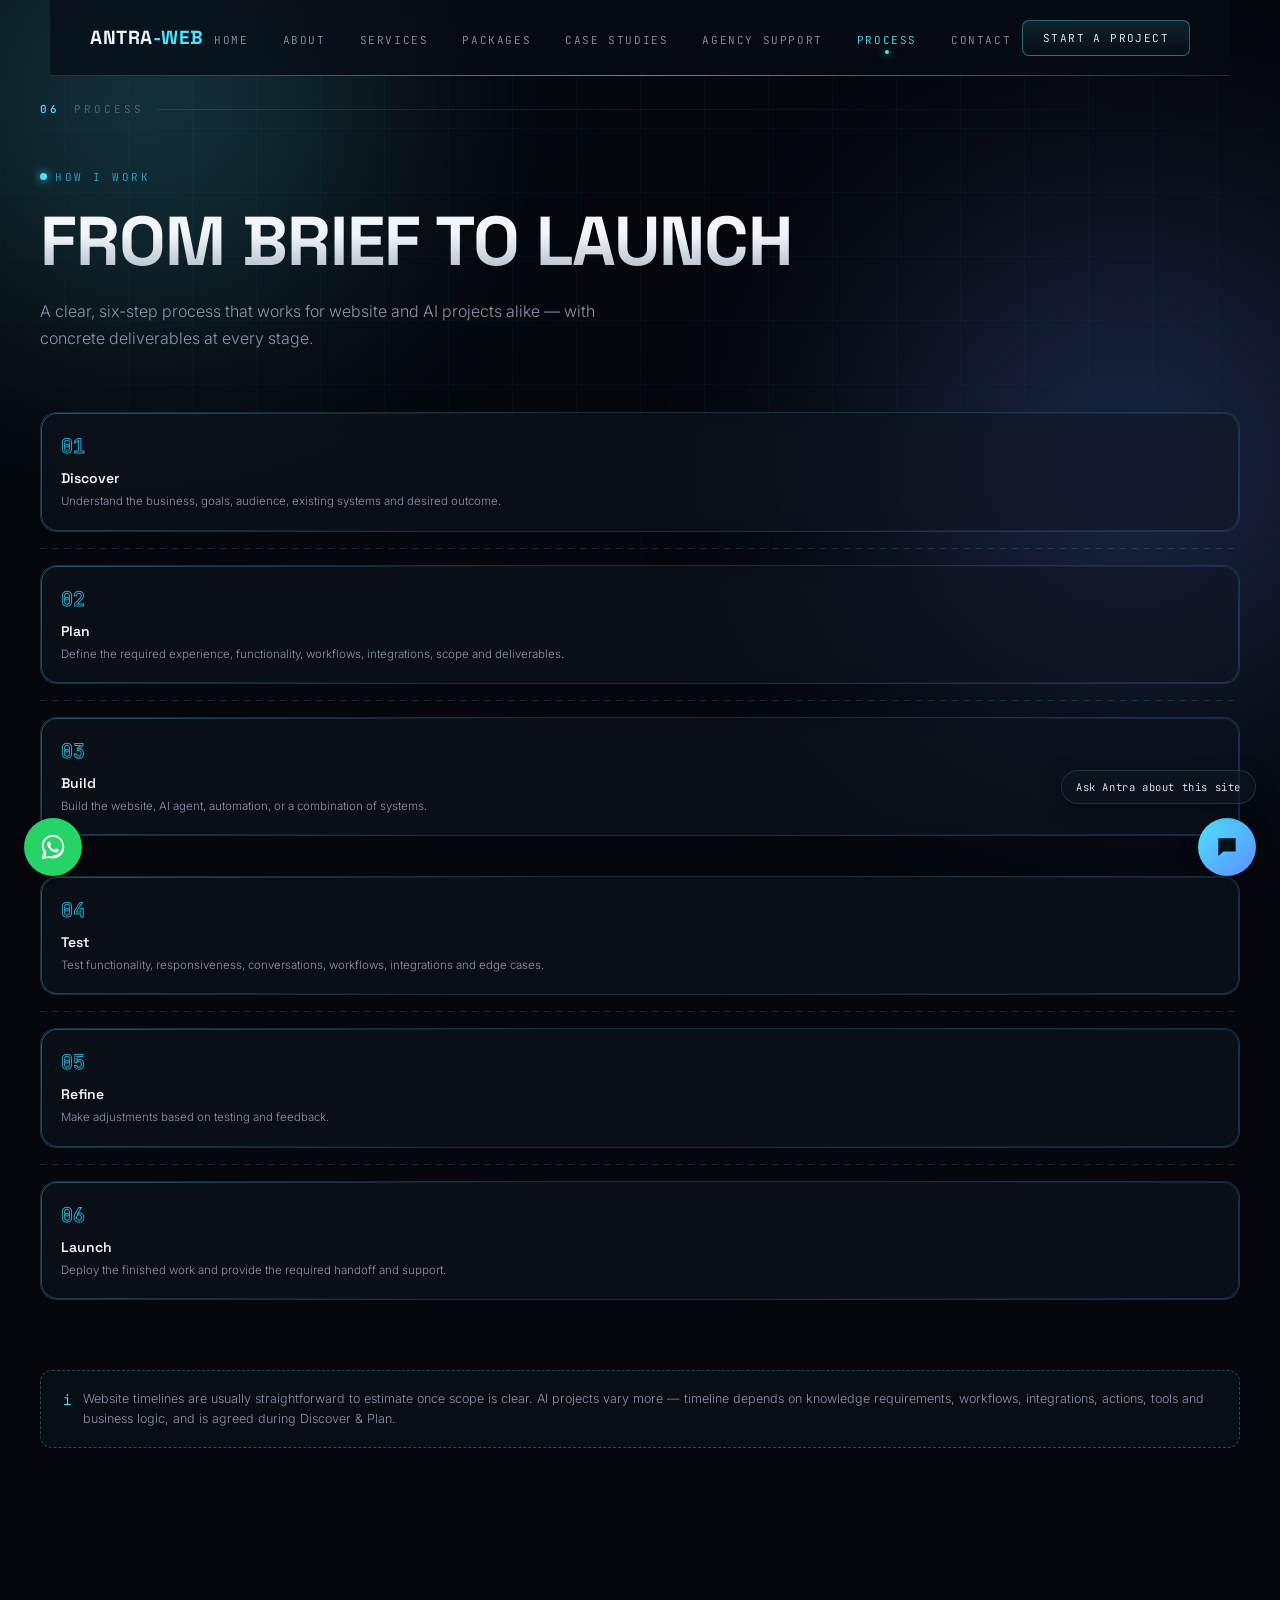
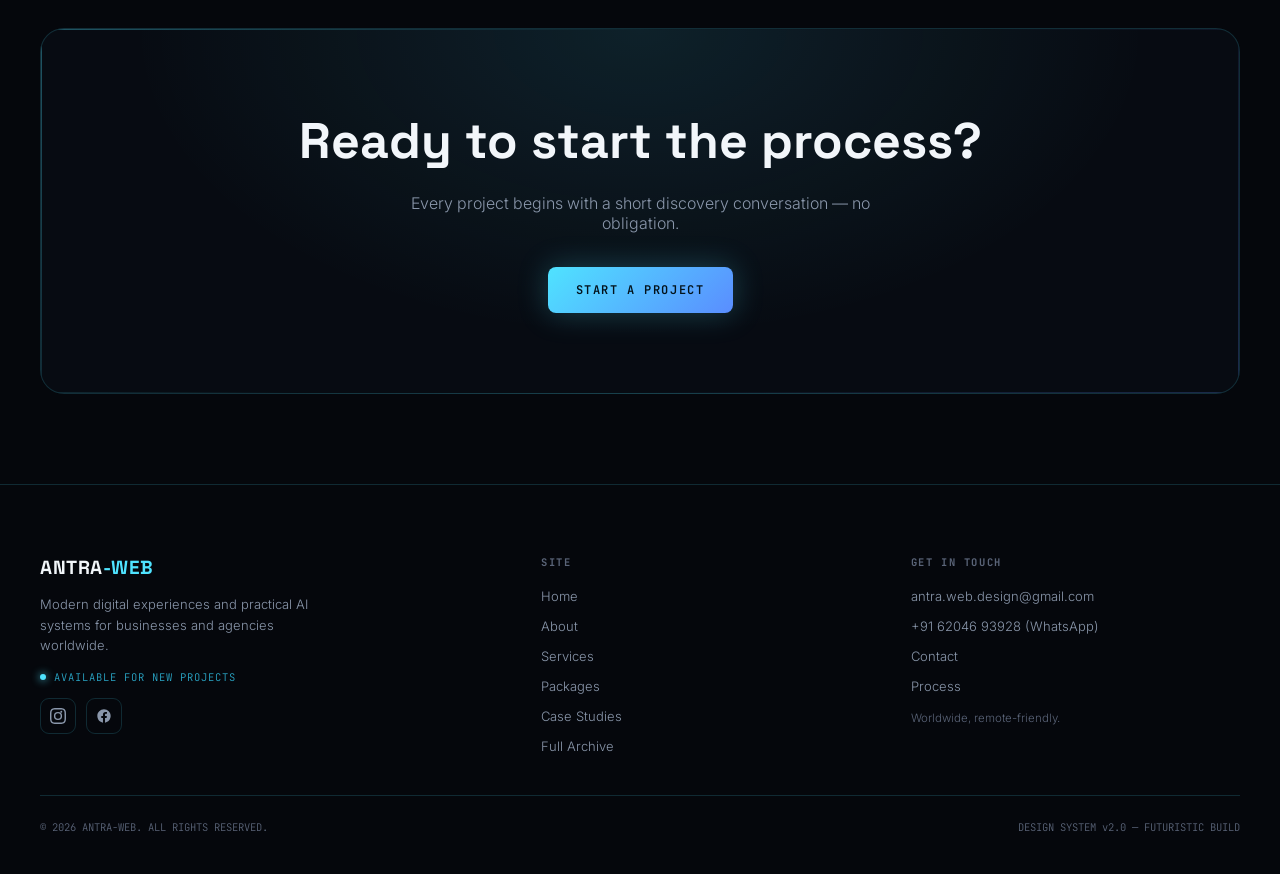
<file: process.html>
<!DOCTYPE html>
<html lang="en">
<head>
<meta charset="UTF-8">
<title>ANTRA-WEB — How Website & AI Projects Work</title>
<meta name="viewport" content="width=device-width, initial-scale=1.0">
<meta name="description" content="A clear process that works for both website and AI projects: discover, plan, build, test, refine and launch.">
<link rel="canonical" href="https://antra-web.github.io/Antra-Web/process.html">
<meta property="og:type" content="website">
<meta property="og:title" content="ANTRA-WEB — How Website & AI Projects Work">
<meta property="og:description" content="A clear process that works for both website and AI projects: discover, plan, build, test, refine and launch.">
<meta property="og:url" content="https://antra-web.github.io/Antra-Web/process.html">
<meta property="og:image" content="https://antra-web.github.io/Antra-Web/assets/hero-poster.jpg">
<meta name="twitter:card" content="summary_large_image">
<meta name="twitter:title" content="ANTRA-WEB — How Website & AI Projects Work">
<meta name="twitter:description" content="A clear process that works for both website and AI projects: discover, plan, build, test, refine and launch.">
<link rel="preconnect" href="https://fonts.googleapis.com">
<link href="https://fonts.googleapis.com/css2?family=Space+Grotesk:wght@400;500;600;700&family=Inter:wght@300;400;500;600&family=JetBrains+Mono:wght@400;500&display=swap" rel="stylesheet">
<link rel="stylesheet" href="css/animations.css"><link rel="stylesheet" href="css/responsive-repair.css"><script src="js/responsive-repair.js" defer></script><link rel="stylesheet" href="css/agent.css"><link rel="stylesheet" href="css/antra-float.css">
<style>

  :root{
    --bg-void:#05070c;
    --bg-deep:#0a0f1a;
    --bg-panel:#0d1420;
    --navy:#0b1626;
    --charcoal:#10141c;
    --cyan:#4fe3ff;
    --cyan-dim:#2aa8c9;
    --blue:#5a8dff;
    --blue-white:#e8f4ff;
    --white:#f2f6fa;
    --gray:#8a97ab;
    --gray-dim:#5a6478;
    --line: rgba(79,227,255,0.16);
    --glass: rgba(16,22,34,0.55);
    --glass-hi: rgba(30,42,60,0.55);
    --font-display: 'Space Grotesk', sans-serif;
    --font-body: 'Inter', sans-serif;
    --font-mono: 'JetBrains Mono', monospace;
  }
  *{margin:0;padding:0;box-sizing:border-box;}
  html{scroll-behavior:smooth;}
  body{
    background:var(--bg-void);
    color:var(--white);
    font-family:var(--font-body);
    font-weight:300;
    -webkit-font-smoothing:antialiased;
    overflow-x:hidden;
  }
  a{color:inherit;text-decoration:none;}
  img{display:block;max-width:100%;}

  /* ===== BACKDROP ===== */
  .grid-field{
    position:fixed;inset:0;z-index:0;pointer-events:none;
    background-image:
      linear-gradient(rgba(79,227,255,0.035) 1px, transparent 1px),
      linear-gradient(90deg, rgba(79,227,255,0.035) 1px, transparent 1px);
    background-size:64px 64px;
    mask-image:radial-gradient(ellipse 80% 60% at 50% 20%, black 40%, transparent 90%);
  }
  .glow-orb{
    position:fixed;border-radius:50%;filter:blur(120px);pointer-events:none;z-index:0;opacity:0.35;
  }
  .glow-a{width:600px;height:600px;background:radial-gradient(circle,var(--cyan),transparent 70%);top:-200px;left:-150px;}
  .glow-b{width:700px;height:700px;background:radial-gradient(circle,var(--blue),transparent 70%);bottom:10%;right:-200px;}

  /* ===== NAV ===== */
  .navbar{
    position:sticky;top:0;z-index:100;
    display:flex;align-items:center;justify-content:space-between;
    padding:16px 40px;
    background:rgba(8,12,20,0.72);
    backdrop-filter:blur(18px) saturate(140%);
    border-bottom:1px solid var(--line);
  }
  .navbar::after{
    content:'';position:absolute;left:0;right:0;bottom:-1px;height:1px;
    background:linear-gradient(90deg,transparent, var(--cyan), transparent);
    opacity:0.6;
  }
  .logo{font-family:var(--font-display);font-weight:700;font-size:19px;letter-spacing:0.5px;}
  .logo span{color:var(--cyan);}
  .nav-links{display:flex;gap:6px;list-style:none;}
  .nav-links li a{
    position:relative;font-family:var(--font-mono);font-size:11px;letter-spacing:1.6px;
    color:var(--gray);padding:9px 14px;border-radius:6px;transition:all .25s;
  }
  .nav-links li a:hover{color:var(--blue-white);background:rgba(79,227,255,0.06);}
  .nav-links li a.active{color:var(--cyan);}
  .nav-links li a.active::before{
    content:'';position:absolute;left:50%;bottom:2px;transform:translateX(-50%);
    width:4px;height:4px;border-radius:50%;background:var(--cyan);
    box-shadow:0 0 8px var(--cyan);
  }
  .nav-cta{
    font-family:var(--font-mono);font-size:11px;letter-spacing:1.4px;
    padding:10px 20px;border-radius:7px;
    border:1px solid rgba(79,227,255,0.4);
    background:linear-gradient(180deg, rgba(79,227,255,0.12), rgba(79,227,255,0.02));
    box-shadow:0 0 0 rgba(79,227,255,0);
    transition:box-shadow .3s, border-color .3s;
    white-space:nowrap;
  }
  .nav-cta:hover{border-color:var(--cyan);box-shadow:0 0 24px rgba(79,227,255,0.35);}

  /* ===== PAGE FRAME (each of the 8 pages) ===== */
  .page-block{position:relative;z-index:1;border-bottom:1px solid var(--line);}
  .page-tag{
    display:flex;align-items:center;gap:14px;
    padding:26px 40px 0;
    font-family:var(--font-mono);font-size:11px;letter-spacing:3px;color:var(--gray-dim);
  }
  .page-tag .num{color:var(--cyan);font-weight:500;}
  .page-tag .rule{flex:1;height:1px;background:linear-gradient(90deg,var(--line),transparent);}

  section.hero{
    position:relative;
    padding:48px 40px 90px;
    max-width:1400px;margin:0 auto;
  }
  .eyebrow{
    display:inline-flex;align-items:center;gap:8px;
    font-family:var(--font-mono);font-size:11px;letter-spacing:2.5px;color:var(--cyan-dim);
    margin-bottom:22px;
  }
  .eyebrow::before{content:'';width:7px;height:7px;border-radius:50%;background:var(--cyan);box-shadow:0 0 10px var(--cyan);}
  h1.h-title{
    font-family:var(--font-display);font-weight:700;
    font-size:clamp(38px,5.4vw,74px);line-height:1.02;letter-spacing:-1px;
    max-width:920px;
    background:linear-gradient(180deg,var(--white) 40%, var(--gray) 130%);
    -webkit-background-clip:text;background-clip:text;color:transparent;
  }
  .h-sub{
    margin-top:22px;max-width:560px;font-size:16px;line-height:1.7;color:var(--gray);font-weight:300;
  }
  .btn-row{display:flex;gap:16px;margin-top:38px;flex-wrap:wrap;}
  .btn{
    font-family:var(--font-mono);font-size:12px;letter-spacing:1.6px;
    padding:15px 28px;border-radius:8px;cursor:pointer;
    transition:all .28s;
  }
  .btn-primary{
    background:linear-gradient(135deg,var(--cyan),var(--blue));
    color:#03131c;font-weight:600;box-shadow:0 0 30px rgba(79,227,255,0.25);
  }
  .btn-primary:hover{box-shadow:0 0 46px rgba(79,227,255,0.5);transform:translateY(-1px);}
  .btn-ghost{
    border:1px solid rgba(255,255,255,0.16);color:var(--blue-white);
    background:rgba(255,255,255,0.02);
  }
  .btn-ghost:hover{border-color:var(--cyan);background:rgba(79,227,255,0.05);}

  h2.section-title{
    font-family:var(--font-display);font-weight:600;font-size:clamp(26px,3vw,38px);
    letter-spacing:-0.5px;
  }
  .section-lede{color:var(--gray);max-width:520px;margin-top:12px;font-size:15px;line-height:1.7;}
  .section-head{display:flex;justify-content:space-between;align-items:flex-end;gap:30px;flex-wrap:wrap;padding:0 40px;max-width:1400px;margin:0 auto 44px;}
  .section-head .idx{font-family:var(--font-mono);font-size:12px;color:var(--gray-dim);letter-spacing:2px;}
  .content-block{padding:90px 40px;max-width:1400px;margin:0 auto;}
  .content-block.tight{padding-top:0;}

  /* glass panel base */
  .glass{
    background:var(--glass);
    border:1px solid var(--line);
    border-radius:16px;
    backdrop-filter:blur(10px);
    position:relative;
  }
  .glass::before{
    content:'';position:absolute;inset:0;border-radius:16px;padding:1px;
    background:linear-gradient(135deg, rgba(79,227,255,0.35), transparent 40%, transparent 60%, rgba(90,141,255,0.25));
    -webkit-mask:linear-gradient(#fff 0 0) content-box, linear-gradient(#fff 0 0);
    -webkit-mask-composite:xor;mask-composite:exclude;
    pointer-events:none;
  }

  /* ===================== HOME HERO ===================== */
  .home-hero-wrap{
    position:relative;border-radius:22px;overflow:hidden;
    margin-top:34px;
    border:1px solid var(--line);
    background:#04070c;
  }
  .laptop-stage{
    position:relative;width:100%;aspect-ratio:16/10;overflow:hidden;
  }
  .laptop-stage img{
    position:absolute;inset:0;width:100%;height:100%;object-fit:cover;
    filter:brightness(0.72) contrast(1.08) saturate(0.9);
  }
  .stage-vignette{
    position:absolute;inset:0;
    background:radial-gradient(ellipse 70% 60% at 50% 55%, transparent 30%, rgba(4,7,12,0.85) 100%),
               linear-gradient(180deg, rgba(4,7,12,0.5), transparent 30%, transparent 60%, rgba(4,7,12,0.75));
  }
  .hud-overlay{position:absolute;inset:0;opacity:0;transition:opacity 1s ease;pointer-events:none;}
  .laptop-stage.on .hud-overlay{opacity:1;}
  .hud-overlay svg{position:absolute;inset:0;width:100%;height:100%;}
  .hud-line{stroke:var(--cyan);stroke-width:1;opacity:0;stroke-dasharray:4 4;}
  .laptop-stage.on .hud-line{opacity:0.55;animation:dash 3s linear infinite;}
  @keyframes dash{to{stroke-dashoffset:-40;}}

  .hologram-core{
    position:absolute;left:50%;top:46%;transform:translate(-50%,-50%) scale(0.85);
    text-align:center;opacity:0;transition:opacity .8s ease, transform .8s ease;
  }
  .laptop-stage.on .hologram-core{opacity:1;transform:translate(-50%,-50%) scale(1);}
  .hologram-core .ring{
    width:220px;height:220px;border-radius:50%;margin:0 auto;
    border:1px solid rgba(79,227,255,0.5);
    box-shadow:0 0 60px rgba(79,227,255,0.35), inset 0 0 40px rgba(79,227,255,0.15);
    display:flex;align-items:center;justify-content:center;
    animation:pulse-ring 3.4s ease-in-out infinite;
  }
  @keyframes pulse-ring{0%,100%{box-shadow:0 0 40px rgba(79,227,255,0.25), inset 0 0 30px rgba(79,227,255,0.1);}50%{box-shadow:0 0 80px rgba(79,227,255,0.5), inset 0 0 50px rgba(79,227,255,0.22);}}
  .hologram-core .label{
    font-family:var(--font-display);font-weight:600;font-size:14px;letter-spacing:1px;color:var(--blue-white);
    line-height:1.35;
  }
  .hud-module{
    position:absolute;padding:9px 13px;border-radius:9px;
    background:rgba(9,16,26,0.55);border:1px solid rgba(79,227,255,0.35);
    font-family:var(--font-mono);font-size:10px;letter-spacing:1px;color:var(--blue-white);
    backdrop-filter:blur(6px);opacity:0;transform:translateY(8px);
    transition:opacity .6s ease, transform .6s ease;
    box-shadow:0 0 18px rgba(79,227,255,0.12);
  }
  .laptop-stage.on .hud-module{opacity:1;transform:translateY(0);}
  .m1{top:10%;left:6%;transition-delay:.15s;}
  .m2{top:6%;left:38%;transition-delay:.3s;}
  .m3{top:10%;right:5%;transition-delay:.45s;}
  .m4{top:34%;left:2%;transition-delay:.6s;}
  .m5{top:34%;right:2%;transition-delay:.75s;}
  .m6{bottom:8%;left:4%;transition-delay:.9s;}
  .m7{bottom:12%;left:37%;transition-delay:1.05s;}
  .m8{bottom:8%;right:4%;transition-delay:1.2s;}

  .stage-toggle{
    position:absolute;bottom:20px;left:50%;transform:translateX(-50%);
    display:flex;gap:2px;background:rgba(6,10,16,0.7);border:1px solid var(--line);
    border-radius:30px;padding:4px;backdrop-filter:blur(10px);z-index:5;
  }
  .stage-toggle button{
    font-family:var(--font-mono);font-size:10px;letter-spacing:1.4px;padding:8px 16px;
    border-radius:24px;color:var(--gray);cursor:pointer;background:transparent;border:none;transition:all .3s;
  }
  .stage-toggle button.active{background:linear-gradient(135deg,var(--cyan),var(--blue));color:#03131c;font-weight:600;}

  .hero-copy-panel{
    position:absolute;left:5%;bottom:14%;max-width:420px;z-index:4;
  }
  .caption-tag{font-family:var(--font-mono);font-size:10px;letter-spacing:2px;color:var(--cyan);margin-bottom:6px;}
  .caption-txt{font-size:12px;color:var(--gray);line-height:1.6;}

  /* motion reference strip */
  .motion-strip{
    display:flex;align-items:center;gap:8px;flex-wrap:wrap;
    margin-top:26px;padding:16px 20px;border-radius:12px;
    font-family:var(--font-mono);font-size:10.5px;letter-spacing:1px;color:var(--gray);
  }
  .motion-strip .step{color:var(--blue-white);padding:6px 10px;border:1px solid var(--line);border-radius:6px;}
  .motion-strip .arrow{color:var(--cyan-dim);}

  /* ===== capability / feature grids ===== */
  .capability-row{display:grid;grid-template-columns:1.1fr 1.4fr;gap:26px;}
  @media(max-width:900px){.capability-row{grid-template-columns:1fr;}}
  .cap-lead{padding:34px;}
  .cap-lead .big-num{font-family:var(--font-display);font-size:60px;font-weight:700;color:transparent;-webkit-text-stroke:1px var(--cyan-dim);line-height:1;}
  .cap-mini-grid{display:grid;grid-template-columns:1fr 1fr;gap:18px;}
  .cap-card{padding:24px;transition:transform .3s, border-color .3s;}
  .cap-card:hover{transform:translateY(-4px);border-color:rgba(79,227,255,0.45);}
  .cap-card .ic{width:34px;height:34px;border-radius:9px;border:1px solid var(--line);display:flex;align-items:center;justify-content:center;margin-bottom:16px;color:var(--cyan);font-family:var(--font-mono);font-size:13px;}
  .cap-card h3{font-family:var(--font-display);font-size:16px;font-weight:600;margin-bottom:8px;}
  .cap-card p{font-size:13px;color:var(--gray);line-height:1.6;}

  /* featured projects - varied composition */
  .proj-showcase{display:grid;grid-template-columns:1.3fr 1fr;gap:20px;}
  .proj-main{position:relative;border-radius:18px;overflow:hidden;min-height:420px;padding:30px;display:flex;flex-direction:column;justify-content:flex-end;background:linear-gradient(160deg,#0d1826,#060a10);}
  .proj-side{display:flex;flex-direction:column;gap:20px;}
  .proj-mini{border-radius:16px;padding:22px;flex:1;background:linear-gradient(160deg,#0c1420,#070a10);}
  @media(max-width:900px){.proj-showcase{grid-template-columns:1fr;}}
  .browser-chrome{display:flex;gap:5px;margin-bottom:14px;}
  .browser-chrome span{width:8px;height:8px;border-radius:50%;background:rgba(255,255,255,0.15);}
  .tag-pill{display:inline-block;font-family:var(--font-mono);font-size:9.5px;letter-spacing:1.4px;color:var(--cyan);border:1px solid rgba(79,227,255,0.35);padding:4px 10px;border-radius:20px;margin-bottom:14px;}

  /* why us split */
  .why-split{display:grid;grid-template-columns:1fr 1fr;gap:60px;align-items:center;}
  @media(max-width:900px){.why-split{grid-template-columns:1fr;}}
  .why-list{display:flex;flex-direction:column;}
  .why-item{padding:22px 0;border-top:1px solid var(--line);display:flex;gap:20px;}
  .why-item:last-child{border-bottom:1px solid var(--line);}
  .why-item .n{font-family:var(--font-mono);color:var(--cyan-dim);font-size:12px;padding-top:2px;}
  .why-item h4{font-family:var(--font-display);font-size:16px;font-weight:600;margin-bottom:6px;}
  .why-item p{font-size:13px;color:var(--gray);line-height:1.6;max-width:400px;}
  .why-visual{position:relative;aspect-ratio:1;border-radius:20px;overflow:hidden;}
  .orbit-vis{position:absolute;inset:0;display:flex;align-items:center;justify-content:center;}
  .orbit-ring{position:absolute;border:1px solid rgba(79,227,255,0.18);border-radius:50%;}
  .orbit-ring.r1{width:90%;height:90%;}
  .orbit-ring.r2{width:65%;height:65%;border-color:rgba(90,141,255,0.2);}
  .orbit-ring.r3{width:40%;height:40%;}
  .orbit-core{width:80px;height:80px;border-radius:50%;background:radial-gradient(circle,rgba(79,227,255,0.35),transparent 70%);border:1px solid var(--cyan);box-shadow:0 0 50px rgba(79,227,255,0.4);}

  /* final CTA */
  .final-cta{
    padding:80px 50px;border-radius:24px;text-align:center;position:relative;overflow:hidden;
    background:radial-gradient(ellipse at 50% 0%, rgba(79,227,255,0.1), transparent 60%), #070b12;
  }
  .final-cta h2{font-family:var(--font-display);font-size:clamp(30px,4vw,50px);font-weight:700;max-width:700px;margin:0 auto 20px;}
  .final-cta p{color:var(--gray);max-width:460px;margin:0 auto 34px;}

  /* ===================== ABOUT PAGE ===================== */
  .story-flow{display:flex;justify-content:space-between;position:relative;padding:60px 10px 20px;}
  .story-flow::before{
    content:'';position:absolute;left:5%;right:5%;top:50%;height:1px;
    background:repeating-linear-gradient(90deg,var(--line) 0 8px, transparent 8px 16px);
  }
  .story-node{position:relative;z-index:2;text-align:center;flex:1;}
  .story-node .dot{
    width:14px;height:14px;border-radius:50%;background:var(--bg-void);
    border:2px solid var(--cyan);margin:0 auto 14px;
    box-shadow:0 0 16px rgba(79,227,255,0.5);
  }
  .story-node .label{font-family:var(--font-mono);font-size:10.5px;letter-spacing:1.6px;color:var(--blue-white);}
  @media(max-width:900px){.story-flow{flex-wrap:wrap;gap:30px 0;}.story-flow::before{display:none;}.story-node{flex:0 0 33%;}}

  .panel-mosaic{display:grid;grid-template-columns:repeat(5,1fr);gap:16px;}
  @media(max-width:900px){.panel-mosaic{grid-template-columns:1fr 1fr;}}
  .panel-mosaic .p{padding:22px 18px;}
  .panel-mosaic .p h4{font-family:var(--font-display);font-size:14px;font-weight:600;margin-bottom:10px;color:var(--cyan);}
  .panel-mosaic .p p{font-size:12.5px;color:var(--gray);line-height:1.6;}

  /* ===================== SERVICES PAGE — orbit ecosystem ===================== */
  .service-orbit{position:relative;min-height:760px;display:flex;align-items:center;justify-content:center;}
  .service-orbit .hub{
    width:150px;height:150px;border-radius:50%;display:flex;align-items:center;justify-content:center;
    text-align:center;font-family:var(--font-display);font-weight:600;font-size:13px;
    border:1px solid var(--cyan);background:radial-gradient(circle,rgba(79,227,255,0.14),transparent 70%);
    box-shadow:0 0 60px rgba(79,227,255,0.3);z-index:3;
  }
  .service-node{
    position:absolute;width:190px;padding:16px;z-index:2;
  }
  .service-node .idx{font-family:var(--font-mono);font-size:10px;color:var(--cyan-dim);}
  .service-node h4{font-family:var(--font-display);font-size:14px;font-weight:600;margin:6px 0 6px;}
  .service-node p{font-size:11.5px;color:var(--gray);line-height:1.5;}
  .orbit-svg{position:absolute;inset:0;width:100%;height:100%;z-index:1;}
  .orbit-svg line{stroke:rgba(79,227,255,0.25);stroke-width:1;stroke-dasharray:3 5;}
  .services-fallback-grid{display:none;grid-template-columns:repeat(3,1fr);gap:18px;}
  @media(max-width:1000px){.service-orbit{display:none;}.services-fallback-grid{display:grid;}}
  @media(max-width:640px){.services-fallback-grid{grid-template-columns:1fr;}}
  .services-fallback-grid .p{padding:22px;}

  /* ===================== PACKAGES PAGE ===================== */
  .pricing-grid{display:grid;grid-template-columns:repeat(4,1fr);gap:18px;}
  @media(max-width:1100px){.pricing-grid{grid-template-columns:1fr 1fr;}}
  @media(max-width:640px){.pricing-grid{grid-template-columns:1fr;}}
  .price-card{padding:30px 24px;display:flex;flex-direction:column;position:relative;}
  .price-card.featured{
    border-color:rgba(79,227,255,0.6);
    background:linear-gradient(160deg, rgba(79,227,255,0.09), rgba(16,22,34,0.6));
    box-shadow:0 0 60px rgba(79,227,255,0.22);
    transform:translateY(-10px);
  }
  .badge-pop{position:absolute;top:-13px;left:50%;transform:translateX(-50%);
    font-family:var(--font-mono);font-size:9.5px;letter-spacing:1.6px;color:#03131c;
    background:linear-gradient(135deg,var(--cyan),var(--blue));padding:6px 14px;border-radius:20px;font-weight:600;}
  .price-card .p-name{font-family:var(--font-display);font-size:19px;font-weight:600;}
  .price-card .p-target{font-size:11.5px;color:var(--gray-dim);margin:6px 0 20px;}
  .price-card .p-price{font-family:var(--font-display);font-size:38px;font-weight:700;color:var(--blue-white);}
  .price-card .p-price span{font-size:12px;color:var(--gray);font-family:var(--font-mono);}
  .p-features{list-style:none;margin:22px 0 26px;flex:1;}
  .p-features li{font-size:12.5px;color:var(--gray);padding:8px 0;border-top:1px solid rgba(255,255,255,0.06);display:flex;gap:8px;}
  .p-features li::before{content:'—';color:var(--cyan-dim);}
  .p-cta{text-align:center;font-family:var(--font-mono);font-size:11px;letter-spacing:1.4px;padding:12px;border-radius:8px;border:1px solid var(--line);}
  .price-card.featured .p-cta{background:linear-gradient(135deg,var(--cyan),var(--blue));color:#03131c;font-weight:600;border:none;}

  .compare-table{width:100%;border-collapse:collapse;margin-top:20px;font-size:12.5px;}
  .compare-table th,.compare-table td{padding:14px 16px;text-align:left;border-bottom:1px solid var(--line);}
  .compare-table th{font-family:var(--font-mono);font-size:10.5px;letter-spacing:1.2px;color:var(--gray-dim);}
  .compare-table td{color:var(--gray);}
  .compare-table td.yes{color:var(--cyan);}

  /* ===================== PORTFOLIO PAGE ===================== */
  .filter-row{display:flex;gap:10px;flex-wrap:wrap;margin-bottom:34px;}
  .filter-pill{font-family:var(--font-mono);font-size:10.5px;letter-spacing:1.4px;padding:9px 16px;border-radius:22px;border:1px solid var(--line);color:var(--gray);}
  .filter-pill.active{color:#03131c;background:linear-gradient(135deg,var(--cyan),var(--blue));border:none;font-weight:600;}
  .portfolio-grid{display:grid;grid-template-columns:repeat(3,1fr);gap:22px;}
  @media(max-width:1000px){.portfolio-grid{grid-template-columns:1fr 1fr;}}
  @media(max-width:640px){.portfolio-grid{grid-template-columns:1fr;}}
  .port-card{border-radius:16px;overflow:hidden;transition:transform .35s;}
  .port-card:hover{transform:translateY(-6px) scale(1.01);}
  .port-frame{aspect-ratio:4/3;background:linear-gradient(150deg,#0e1826,#060a10);position:relative;overflow:hidden;display:flex;align-items:center;justify-content:center;}
  .port-frame .win-chrome{position:absolute;top:0;left:0;right:0;height:26px;background:rgba(255,255,255,0.03);display:flex;align-items:center;gap:5px;padding:0 10px;border-bottom:1px solid var(--line);}
  .port-frame .win-chrome span{width:6px;height:6px;border-radius:50%;background:rgba(255,255,255,0.15);}
  .port-frame .mock{width:70%;height:60%;border:1px solid rgba(79,227,255,0.3);border-radius:8px;background:rgba(79,227,255,0.04);}
  .port-body{padding:18px 4px;}
  .port-body .cat{font-family:var(--font-mono);font-size:9.5px;color:var(--cyan-dim);letter-spacing:1.4px;}
  .port-body h4{font-family:var(--font-display);font-size:15px;font-weight:600;margin:6px 0;}
  .port-body p{font-size:12px;color:var(--gray);margin-bottom:12px;}
  .port-link{font-family:var(--font-mono);font-size:10.5px;letter-spacing:1.4px;color:var(--cyan);}

  /* ===================== PROCESS PAGE — architecture diagram ===================== */
  .arch-diagram{position:relative;padding:40px 0;}
  .arch-row{display:flex;gap:16px;justify-content:space-between;flex-wrap:wrap;}
  .arch-node{flex:1;min-width:180px;padding:20px;position:relative;}
  .arch-node .n-idx{font-family:var(--font-mono);font-size:20px;font-weight:600;color:transparent;-webkit-text-stroke:1px var(--cyan-dim);}
  .arch-node h4{font-family:var(--font-display);font-size:14px;font-weight:600;margin:10px 0 6px;}
  .arch-node p{font-size:11.5px;color:var(--gray);line-height:1.5;}
  .arch-connector{height:1px;flex-basis:100%;background:repeating-linear-gradient(90deg,var(--line) 0 6px,transparent 6px 12px);margin:0;align-self:center;display:none;}
  @media(min-width:1000px){.arch-connector{display:block;}}

  /* ===================== FAQ PAGE ===================== */
  .accordion-list{display:flex;flex-direction:column;gap:14px;}
  .acc-item{padding:0;overflow:hidden;}
  .acc-head{padding:22px 26px;display:flex;justify-content:space-between;align-items:center;cursor:pointer;}
  .acc-head h4{font-family:var(--font-display);font-size:15.5px;font-weight:500;}
  .acc-icon{width:26px;height:26px;border-radius:50%;border:1px solid var(--line);display:flex;align-items:center;justify-content:center;font-size:13px;color:var(--cyan);flex-shrink:0;margin-left:20px;transition:transform .3s;}
  .acc-item.open .acc-icon{transform:rotate(45deg);border-color:var(--cyan);box-shadow:0 0 14px rgba(79,227,255,0.3);}
  .acc-body{max-height:0;overflow:hidden;transition:max-height .4s ease, padding .4s ease;padding:0 26px;}
  .acc-item.open .acc-body{max-height:200px;padding:0 26px 24px;}
  .acc-body p{font-size:13px;color:var(--gray);line-height:1.7;border-top:1px solid var(--line);padding-top:16px;}
  .acc-item.open{border-color:rgba(79,227,255,0.4);}

  /* ===================== CONTACT PAGE ===================== */
  .contact-layout{display:grid;grid-template-columns:1.4fr 1fr;gap:26px;}
  @media(max-width:900px){.contact-layout{grid-template-columns:1fr;}}
  .form-panel{padding:38px;}
  .field{margin-bottom:20px;}
  .field label{display:block;font-family:var(--font-mono);font-size:10.5px;letter-spacing:1.6px;color:var(--gray-dim);margin-bottom:9px;}
  .field input,.field select,.field textarea{
    width:100%;background:rgba(255,255,255,0.02);border:1px solid var(--line);border-radius:9px;
    padding:13px 15px;color:var(--white);font-family:var(--font-body);font-size:13.5px;
    transition:border-color .3s, box-shadow .3s;
  }
  .field input:focus,.field select:focus,.field textarea:focus{
    outline:none;border-color:var(--cyan);box-shadow:0 0 0 3px rgba(79,227,255,0.12), 0 0 24px rgba(79,227,255,0.15);
  }
  .field.focus-demo input{border-color:var(--cyan);box-shadow:0 0 0 3px rgba(79,227,255,0.12), 0 0 24px rgba(79,227,255,0.15);}
  .info-stack{display:flex;flex-direction:column;gap:18px;}
  .info-panel{padding:26px;}
  .info-panel .tag{font-family:var(--font-mono);font-size:10px;letter-spacing:1.6px;color:var(--cyan-dim);margin-bottom:10px;}
  .info-panel .val{font-family:var(--font-display);font-size:16px;font-weight:500;}
  .social-row{display:flex;gap:10px;margin-top:14px;}
  .social-row a{width:36px;height:36px;border-radius:9px;border:1px solid var(--line);display:flex;align-items:center;justify-content:center;color:var(--gray);transition:border-color .25s, color .25s, box-shadow .25s, transform .25s;}
  .social-row a:hover{border-color:var(--cyan);color:var(--cyan);box-shadow:0 0 16px rgba(79,227,255,0.25);transform:translateY(-2px);}
  .social-row svg{width:16px;height:16px;fill:currentColor;}

  /* ===== FLOATING WHATSAPP BUTTON ===== */
  .wa-float{
    position:fixed;left:24px;bottom:24px;z-index:200;
    width:58px;height:58px;border-radius:50%;
    background:#25D366;
    display:flex;align-items:center;justify-content:center;
    box-shadow:0 4px 18px rgba(0,0,0,0.35), 0 0 0 0 rgba(37,211,102,0.5);
    transition:transform .25s ease, box-shadow .25s ease;
    animation:wa-pulse 2.8s ease-in-out infinite;
  }
  .wa-float:hover{transform:translateY(-3px) scale(1.05);}
  .wa-float svg{width:30px;height:30px;fill:#fff;}
  @keyframes wa-pulse{
    0%,100%{box-shadow:0 4px 18px rgba(0,0,0,0.35), 0 0 0 0 rgba(37,211,102,0.45);}
    50%{box-shadow:0 4px 18px rgba(0,0,0,0.35), 0 0 0 10px rgba(37,211,102,0);}
  }
  @media(prefers-reduced-motion:reduce){.wa-float{animation:none;}}
  @media(max-width:640px){.wa-float{left:16px;bottom:16px;width:52px;height:52px;}.wa-float svg{width:26px;height:26px;}}

  /* ===== FOOTER ===== */
  footer{position:relative;z-index:1;padding:70px 40px 40px;}
  .footer-grid{max-width:1400px;margin:0 auto;display:grid;grid-template-columns:1.4fr 1fr 1fr 1fr;gap:40px;padding-bottom:40px;border-bottom:1px solid var(--line);}
  @media(max-width:800px){.footer-grid{grid-template-columns:1fr 1fr;}}
  .footer-grid h5{font-family:var(--font-mono);font-size:10.5px;letter-spacing:1.6px;color:var(--gray-dim);margin-bottom:16px;}
  .footer-grid ul{list-style:none;display:flex;flex-direction:column;gap:10px;}
  .footer-grid a{font-size:13px;color:var(--gray);}
  .footer-grid a:hover{color:var(--cyan);}
  .footer-bottom{max-width:1400px;margin:24px auto 0;display:flex;justify-content:space-between;font-family:var(--font-mono);font-size:10.5px;color:var(--gray-dim);flex-wrap:wrap;gap:10px;}

  ::selection{background:rgba(79,227,255,0.3);}
  ::-webkit-scrollbar{width:9px;}
  ::-webkit-scrollbar-track{background:var(--bg-void);}
  ::-webkit-scrollbar-thumb{background:#1a2434;border-radius:10px;}

/* ===================== ADDITIONS: shared modules ===================== */

/* WhatsApp CTA button */
.btn-whatsapp{
  display:inline-flex;align-items:center;gap:10px;
  font-family:var(--font-mono);font-size:12px;letter-spacing:1.4px;
  padding:14px 26px;border-radius:8px;cursor:pointer;
  background:linear-gradient(135deg,#25D366,#128C7E);
  color:#04150e;font-weight:600;box-shadow:0 0 30px rgba(37,211,102,0.25);
  transition:all .28s;
}
.btn-whatsapp:hover{box-shadow:0 0 46px rgba(37,211,102,0.5);transform:translateY(-1px);}
.btn-whatsapp svg{width:16px;height:16px;fill:currentColor;}

/* Tag cloud — Who We Work With */
.tag-cloud{display:flex;flex-wrap:wrap;gap:12px;}
.tag-chip{
  font-family:var(--font-mono);font-size:11.5px;letter-spacing:1px;color:var(--blue-white);
  padding:11px 18px;border-radius:24px;border:1px solid var(--line);
  background:rgba(79,227,255,0.04);transition:all .3s;
}
.tag-chip:hover{border-color:var(--cyan);background:rgba(79,227,255,0.09);transform:translateY(-2px);}

/* Service relationship grid */
.combo-grid{display:grid;grid-template-columns:1fr 1fr;gap:16px;}
@media(max-width:800px){.combo-grid{grid-template-columns:1fr;}}
.combo-card{padding:22px;display:flex;flex-direction:column;gap:10px;}
.combo-goal{font-family:var(--font-display);font-size:15px;font-weight:600;color:var(--blue-white);}
.combo-path{display:flex;align-items:center;gap:10px;flex-wrap:wrap;font-family:var(--font-mono);font-size:10.5px;letter-spacing:1px;}
.combo-path span{padding:6px 12px;border-radius:6px;border:1px solid var(--line);color:var(--cyan);}
.combo-path .plus{color:var(--gray-dim);border:none;padding:0;}

/* Disclaimer note */
.note-strip{
  display:flex;gap:12px;align-items:flex-start;padding:18px 22px;border-radius:12px;
  border:1px dashed rgba(79,227,255,0.3);background:rgba(79,227,255,0.03);
  font-size:12.5px;color:var(--gray);line-height:1.6;
}
.note-strip .ic{color:var(--cyan);font-family:var(--font-mono);font-size:14px;}

/* Quick launch card */
.quick-launch{
  padding:36px;border-radius:20px;display:flex;justify-content:space-between;align-items:center;gap:30px;flex-wrap:wrap;
  background:radial-gradient(ellipse at 0% 0%, rgba(79,227,255,0.08), transparent 60%);
}
.quick-launch .ql-price{font-family:var(--font-display);font-size:34px;font-weight:700;color:var(--cyan);}
.quick-launch .ql-price span{font-size:12px;color:var(--gray);font-family:var(--font-mono);font-weight:400;}

/* Custom scope factor pills */
.factor-row{display:flex;flex-wrap:wrap;gap:10px;margin-top:16px;}
.factor-row span{font-family:var(--font-mono);font-size:10.5px;color:var(--gray);padding:8px 14px;border:1px solid var(--line);border-radius:8px;}

/* ===== PORTFOLIO: floating holographic preview modal ===== */
.port-card{cursor:pointer;}
.modal-overlay{
  position:fixed;inset:0;z-index:1000;
  background:rgba(3,5,9,0.82);backdrop-filter:blur(6px);
  display:flex;align-items:center;justify-content:center;padding:24px;
  opacity:0;pointer-events:none;transition:opacity .35s ease;
}
.modal-overlay.open{opacity:1;pointer-events:auto;}
.modal-window{
  width:100%;max-width:920px;max-height:88vh;overflow:auto;
  border-radius:18px;border:1px solid rgba(79,227,255,0.45);
  background:linear-gradient(160deg, rgba(13,20,32,0.92), rgba(6,9,15,0.96));
  box-shadow:0 0 90px rgba(79,227,255,0.25), 0 30px 60px rgba(0,0,0,0.6);
  transform:translateY(24px) scale(0.97);transition:transform .4s cubic-bezier(.2,.9,.25,1);
}
.modal-overlay.open .modal-window{transform:translateY(0) scale(1);}
.modal-chrome{
  display:flex;align-items:center;justify-content:space-between;
  padding:14px 18px;border-bottom:1px solid var(--line);
}
.modal-chrome .dots{display:flex;gap:6px;}
.modal-chrome .dots span{width:9px;height:9px;border-radius:50%;background:rgba(255,255,255,0.15);}
.modal-chrome .url-bar{
  flex:1;margin:0 16px;font-family:var(--font-mono);font-size:11px;color:var(--gray);
  background:rgba(255,255,255,0.03);border:1px solid var(--line);border-radius:20px;
  padding:6px 16px;text-align:center;
}
.modal-close{
  width:28px;height:28px;border-radius:50%;border:1px solid var(--line);
  display:flex;align-items:center;justify-content:center;cursor:pointer;color:var(--gray);
  transition:all .25s;flex-shrink:0;
}
.modal-close:hover{color:var(--cyan);border-color:var(--cyan);box-shadow:0 0 14px rgba(79,227,255,0.3);}
.modal-preview{
  aspect-ratio:16/9;background:linear-gradient(150deg,#0e1826,#060a10);
  display:flex;align-items:center;justify-content:center;position:relative;overflow:hidden;
}
.modal-preview .mock-lg{width:82%;height:74%;border:1px solid rgba(79,227,255,0.35);border-radius:12px;background:rgba(79,227,255,0.045);
  display:flex;align-items:center;justify-content:center;font-family:var(--font-mono);font-size:11px;color:var(--gray-dim);letter-spacing:1.4px;}
.modal-body{padding:26px 30px 30px;}
.modal-body .cat{font-family:var(--font-mono);font-size:10px;letter-spacing:1.6px;color:var(--cyan-dim);}
.modal-body h3{font-family:var(--font-display);font-size:24px;font-weight:600;margin:8px 0 12px;}
.modal-body p{font-size:13.5px;color:var(--gray);line-height:1.7;max-width:560px;margin-bottom:24px;}
.modal-actions{display:flex;gap:14px;flex-wrap:wrap;}

/* ===== SIMPLIFIED FOOTER (no invented socials) ===== */
.footer-grid.simple{grid-template-columns:1.4fr 1fr 1fr;}
@media(max-width:800px){.footer-grid.simple{grid-template-columns:1fr 1fr;}}
.footer-availability{
  display:inline-flex;align-items:center;gap:8px;font-family:var(--font-mono);font-size:10.5px;
  color:var(--cyan-dim);letter-spacing:1px;margin-top:14px;
}
.footer-availability::before{content:'';width:6px;height:6px;border-radius:50%;background:var(--cyan);box-shadow:0 0 8px var(--cyan);}

/* value cards (about) */
.value-grid{display:grid;grid-template-columns:repeat(4,1fr);gap:16px;}
@media(max-width:900px){.value-grid{grid-template-columns:1fr 1fr;}}
.value-card{padding:26px 22px;}
.value-card .vn{font-family:var(--font-mono);font-size:11px;color:var(--cyan-dim);}
.value-card h4{font-family:var(--font-display);font-size:16px;font-weight:600;margin:10px 0 8px;}
.value-card p{font-size:12.5px;color:var(--gray);line-height:1.6;}

/* form section headers */
.form-section-label{
  font-family:var(--font-mono);font-size:10.5px;letter-spacing:2px;color:var(--cyan);
  margin:26px 0 14px;padding-top:20px;border-top:1px solid var(--line);
}
.form-section-label:first-child{margin-top:0;padding-top:0;border-top:none;}
.field-row{display:grid;grid-template-columns:1fr 1fr;gap:16px;}
@media(max-width:640px){.field-row{grid-template-columns:1fr;}}
.checkbox-field{display:flex;align-items:flex-start;gap:10px;font-size:12px;color:var(--gray);line-height:1.6;}
.checkbox-field input{margin-top:3px;}

/* home teaser cards for about/faq preview */
.mini-teaser{padding:30px;display:flex;flex-direction:column;gap:14px;}
.mini-teaser h3{font-family:var(--font-display);font-size:20px;font-weight:600;}
.mini-teaser p{font-size:13px;color:var(--gray);line-height:1.7;}

</style>
</head>
<body>
<div class="grid-field"></div><div class="glow-orb glow-a"></div><div class="glow-orb glow-b"></div>
<nav class="navbar">
<div class="logo">ANTRA<span>-WEB</span></div>
<ul class="nav-links">
<li><a href="index.html">HOME</a></li>
<li><a href="about.html">ABOUT</a></li>
<li><a href="services.html">SERVICES</a></li>
<li><a href="packages.html">PACKAGES</a></li>
<li><a href="case-studies.html">CASE STUDIES</a></li>
<li><a href="index.html#agency">AGENCY SUPPORT</a></li>
<li><a href="process.html" class="active">PROCESS</a></li>
<li><a href="contact.html">CONTACT</a></li>
</ul>
<a class="nav-cta" href="contact.html">START A PROJECT</a>
</nav>
<div class="page-block" id="process">
<div class="page-tag"><span class="num">06</span><span>PROCESS</span><div class="rule"></div></div>
<section class="hero" style="padding-bottom:20px;">
<div class="eyebrow">HOW I WORK</div>
<h1 class="h-title">FROM BRIEF TO LAUNCH</h1>
<p class="h-sub">A clear, six-step process that works for website and AI projects alike — with concrete deliverables at every stage.</p>
</section>
<div class="content-block tight">
<div class="arch-diagram">
<div class="arch-row">
<div class="glass arch-node"><div class="n-idx">01</div><h4>Discover</h4><p>Understand the business, goals, audience, existing systems and desired outcome.</p></div>
<div class="arch-connector"></div>
<div class="glass arch-node"><div class="n-idx">02</div><h4>Plan</h4><p>Define the required experience, functionality, workflows, integrations, scope and deliverables.</p></div>
<div class="arch-connector"></div>
<div class="glass arch-node"><div class="n-idx">03</div><h4>Build</h4><p>Build the website, AI agent, automation, or a combination of systems.</p></div>
</div>
<div style="height:40px;"></div>
<div class="arch-row">
<div class="glass arch-node"><div class="n-idx">04</div><h4>Test</h4><p>Test functionality, responsiveness, conversations, workflows, integrations and edge cases.</p></div>
<div class="arch-connector"></div>
<div class="glass arch-node"><div class="n-idx">05</div><h4>Refine</h4><p>Make adjustments based on testing and feedback.</p></div>
<div class="arch-connector"></div>
<div class="glass arch-node"><div class="n-idx">06</div><h4>Launch</h4><p>Deploy the finished work and provide the required handoff and support.</p></div>
</div>
</div>
<div class="note-strip" style="margin-top:30px;">
<span class="ic">i</span>
<span>Website timelines are usually straightforward to estimate once scope is clear. AI projects vary more — timeline depends on knowledge requirements, workflows, integrations, actions, tools and business logic, and is agreed during Discover &amp; Plan.</span>
</div>
</div>
<div class="content-block">
<div class="glass final-cta">
<h2>Ready to start the process?</h2>
<p>Every project begins with a short discovery conversation — no obligation.</p>
<a class="btn btn-primary" href="contact.html" style="display:inline-block;">START A PROJECT</a>
</div>
</div>
</div>
<footer>
<div class="footer-grid simple">
<div>
<div class="logo">ANTRA<span>-WEB</span></div>
<p style="color:var(--gray);font-size:13px;margin-top:14px;max-width:280px;line-height:1.6;">Modern digital experiences and practical AI systems for businesses and agencies worldwide.</p>
<div class="footer-availability">AVAILABLE FOR NEW PROJECTS</div>
<div class="social-row">
<a href="https://www.instagram.com/antra_web/" target="_blank" rel="noopener" aria-label="Instagram"><svg viewBox="0 0 24 24" xmlns="http://www.w3.org/2000/svg"><path d="M12 2.16c3.2 0 3.58.01 4.85.07 1.17.05 1.8.25 2.22.41.56.22.96.48 1.38.9.42.42.68.82.9 1.38.16.42.36 1.05.41 2.22.06 1.27.07 1.65.07 4.85s-.01 3.58-.07 4.85c-.05 1.17-.25 1.8-.41 2.22-.22.56-.48.96-.9 1.38-.42.42-.82.68-1.38.9-.42.16-1.05.36-2.22.41-1.27.06-1.65.07-4.85.07s-3.58-.01-4.85-.07c-1.17-.05-1.8-.25-2.22-.41-.56-.22-.96-.48-1.38-.9-.42-.42-.68-.82-.9-1.38-.16-.42-.36-1.05-.41-2.22-.06-1.27-.07-1.65-.07-4.85s.01-3.58.07-4.85c.05-1.17.25-1.8.41-2.22.22-.56.48-.96.9-1.38.42-.42.82-.68 1.38-.9.42-.16 1.05-.36 2.22-.41 1.27-.06 1.65-.07 4.85-.07M12 0C8.74 0 8.33.01 7.05.07 5.78.13 4.9.33 4.14.63c-.79.31-1.46.72-2.13 1.39C1.35 2.68.94 3.35.63 4.14.33 4.9.13 5.78.07 7.05.01 8.33 0 8.74 0 12s.01 3.67.07 4.95c.06 1.27.26 2.15.56 2.91.31.79.72 1.46 1.39 2.13.67.67 1.34 1.08 2.13 1.39.76.3 1.64.5 2.91.56C8.33 23.99 8.74 24 12 24s3.67-.01 4.95-.07c1.27-.06 2.15-.26 2.91-.56.79-.31 1.46-.72 2.13-1.39.67-.67 1.08-1.34 1.39-2.13.3-.76.5-1.64.56-2.91.06-1.28.07-1.69.07-4.95s-.01-3.67-.07-4.95c-.06-1.27-.26-2.15-.56-2.91-.31-.79-.72-1.46-1.39-2.13C21.32 1.35 20.65.94 19.86.63c-.76-.3-1.64-.5-2.91-.56C15.67.01 15.26 0 12 0zm0 5.84A6.16 6.16 0 1 0 12 18.16 6.16 6.16 0 0 0 12 5.84zm0 10.16a4 4 0 1 1 0-8 4 4 0 0 1 0 8zm6.41-10.4a1.44 1.44 0 1 1-2.88 0 1.44 1.44 0 0 1 2.88 0z"/></svg></a>
<a href="https://www.facebook.com/profile.php?id=61591988702111" target="_blank" rel="noopener" aria-label="Facebook"><svg viewBox="0 0 24 24" xmlns="http://www.w3.org/2000/svg"><path d="M22 12.06C22 6.5 17.52 2 12 2S2 6.5 2 12.06c0 5.02 3.66 9.18 8.44 9.94v-7.03H7.9v-2.91h2.54V9.85c0-2.51 1.49-3.9 3.77-3.9 1.09 0 2.23.2 2.23.2v2.46h-1.26c-1.24 0-1.63.77-1.63 1.56v1.88h2.78l-.44 2.91h-2.34V22c4.78-.76 8.44-4.92 8.44-9.94z"/></svg></a>
</div>
</div>
<div><h5>SITE</h5><ul><li><a href="index.html">Home</a></li><li><a href="about.html">About</a></li><li><a href="services.html">Services</a></li><li><a href="packages.html">Packages</a></li><li><a href="case-studies.html">Case Studies</a></li><li><a href="portfolio.html">Full Archive</a></li></ul></div>
<div><h5>GET IN TOUCH</h5><ul><li><a href="mailto:antra.web.design@gmail.com">antra.web.design@gmail.com</a></li><li><a href="https://wa.me/916204693928" target="_blank" rel="noopener">+91 62046 93928 (WhatsApp)</a></li><li><a href="contact.html">Contact</a></li><li><a href="process.html">Process</a></li></ul>
<p style="color:var(--gray-dim);font-size:11.5px;margin-top:16px;">Worldwide, remote-friendly.</p>
</div>
</div>
<div class="footer-bottom">
<span>© 2026 ANTRA-WEB. ALL RIGHTS RESERVED.</span>
<span>DESIGN SYSTEM v2.0 — FUTURISTIC BUILD</span>
</div>
</footer>

<a class="wa-float" href="https://wa.me/916204693928?text=Hi%20Antra-Web%21%20I%20found%20your%20website%20and%20I%27d%20like%20to%20discuss%20a%20project%20for%20my%20business." target="_blank" rel="noopener" aria-label="Chat on WhatsApp">
<svg viewBox="0 0 32 32" xmlns="http://www.w3.org/2000/svg"><path d="M16.004 3C9.377 3 4 8.373 4 15c0 2.236.616 4.328 1.688 6.125L4 29l8.094-1.656C13.786 28.11 14.874 28.3 16.004 28.3 22.63 28.3 28 22.93 28 16.3 28 9.673 22.63 3 16.004 3zm0 23.03c-1.02 0-2.02-.16-2.97-.48l-.213-.07-4.8.98.99-4.68-.14-.24A10.02 10.02 0 0 1 6 15c0-5.523 4.48-10 10.004-10C21.52 5 26 9.477 26 15c0 5.523-4.48 10.03-9.996 10.03zm5.55-7.49c-.303-.152-1.79-.883-2.068-.984-.278-.102-.48-.152-.683.152-.202.303-.784.984-.96 1.187-.177.202-.354.227-.657.076-.303-.152-1.28-.472-2.437-1.505-.9-.803-1.51-1.795-1.686-2.098-.177-.303-.02-.467.133-.618.137-.136.303-.354.455-.53.152-.177.202-.303.303-.505.101-.202.05-.38-.025-.53-.076-.152-.683-1.646-.936-2.253-.246-.59-.497-.51-.683-.52-.177-.008-.38-.01-.582-.01-.202 0-.53.076-.808.38-.278.303-1.06 1.036-1.06 2.527 0 1.49 1.086 2.93 1.238 3.132.152.202 2.14 3.267 5.185 4.58.725.313 1.29.5 1.732.64.728.232 1.39.2 1.913.121.583-.087 1.79-.732 2.042-1.44.253-.708.253-1.314.177-1.44-.076-.126-.278-.202-.582-.354z"/></svg>
</a>
<!-- ===== ANTRA — floating AI website-guide widget =====
     Separate from Ava/Flow. Reuses the existing agent-chat
     engine (js/agent-chat.js, css/agent.css) unmodified. -->
<div class="antra-float-wrap" data-antra-float>
<div class="antra-float-panel glass" data-antra-panel hidden>
<div class="agent-chat" data-agent-chat data-webhook="https://antra-web.app.n8n.cloud/webhook/antra-chat" data-proxy="https://antra-worker.khushikumari30082010.workers.dev/antra" data-agent-name="Antra">
<div class="agent-chat-head">
<div class="agent-chat-id">
<div class="agent-avatar">A</div>
<div>
<div class="agent-chat-name">Antra <span class="status-live"><i></i>LIVE</span></div>
<div class="agent-chat-role">AI Website Guide</div>
</div>
</div>
<button type="button" class="antra-close-btn" data-antra-close aria-label="Close Antra chat">✕</button>
</div>
<div class="agent-chat-body" data-chat-body>
<div class="agent-chat-empty" data-chat-empty>
<div class="empty-icon">◈</div>
<p>Hi, I'm Antra. Ask me about ANTRA-WEB's services, pricing, process, or the portfolio — or where to find something on this site.</p>
<div class="suggestion-row">
<button type="button" class="suggestion-chip" data-chat-chip="What services does Antra-Web offer?">What do you offer?</button>
<button type="button" class="suggestion-chip" data-chat-chip="Can you show me some portfolio projects?">Show me the portfolio</button>
<button type="button" class="suggestion-chip" data-chat-chip="How do I start a project or get a quote?">How do I get started?</button>
</div>
</div>
</div>
<form class="agent-chat-inputbar" data-chat-form>
<textarea data-chat-input placeholder="Ask Antra about this site…" rows="1"></textarea>
<button type="submit" class="chat-send-btn" data-chat-send aria-label="Send message">→</button>
</form>
<div class="agent-chat-footnote">ANTRA IS A LIVE, SELF-BUILT AI SYSTEM — REPLIES COME DIRECTLY FROM THE DEPLOYED AGENT, NOT A SCRIPT.</div>
</div>
</div>
<span class="antra-hint">Ask Antra about this site</span>
<button type="button" class="antra-launcher" data-antra-launcher aria-haspopup="dialog" aria-expanded="false" aria-label="Chat with Antra, the website guide">
<svg class="antra-icon-chat" viewBox="0 0 24 24" xmlns="http://www.w3.org/2000/svg"><path d="M4 4h16v12.2H8.6L4 20.4V4z" fill="currentColor"/></svg>
<svg class="antra-icon-close" viewBox="0 0 24 24" xmlns="http://www.w3.org/2000/svg"><path d="M6 6l12 12M18 6L6 18" stroke="currentColor" stroke-width="2.2" stroke-linecap="round"/></svg>
</button>
</div>
<script src="js/agent-chat.js" defer></script>
<script src="js/antra-float.js" defer></script>

</body>
</html>
</file>
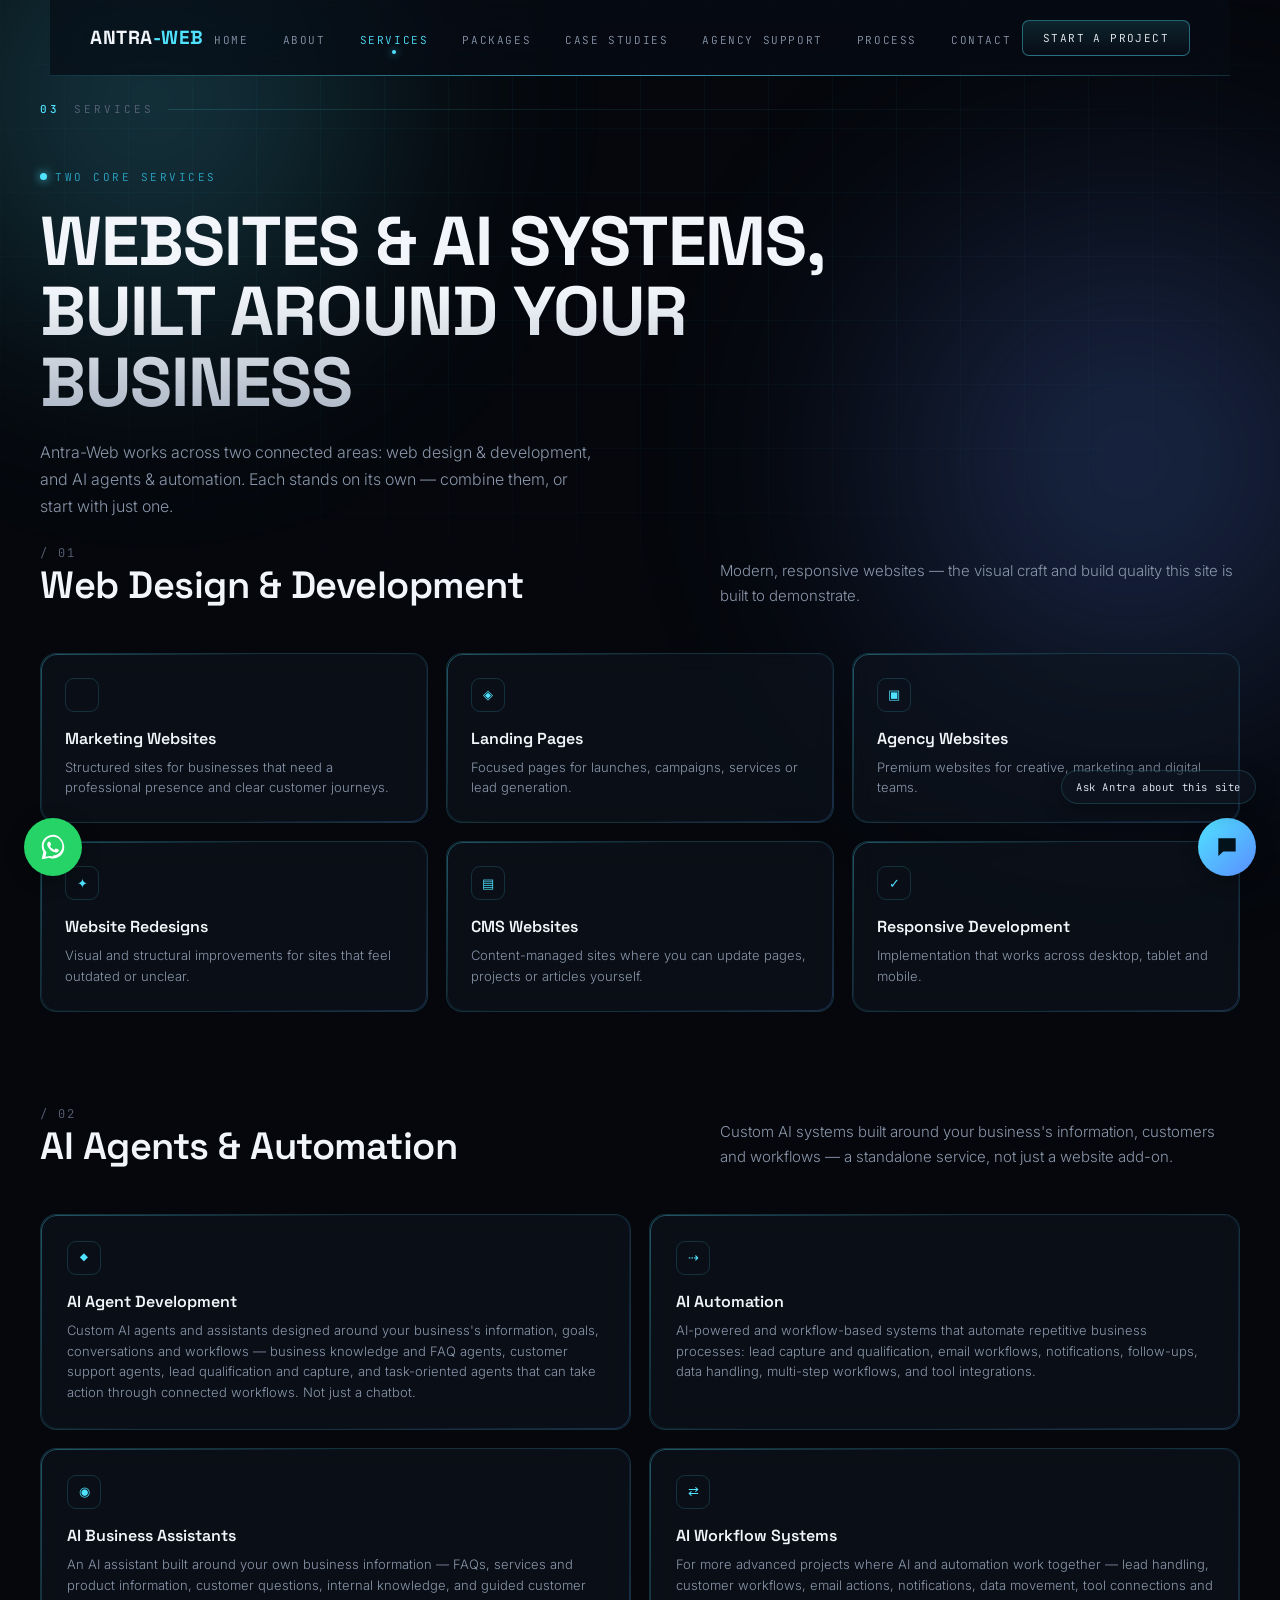
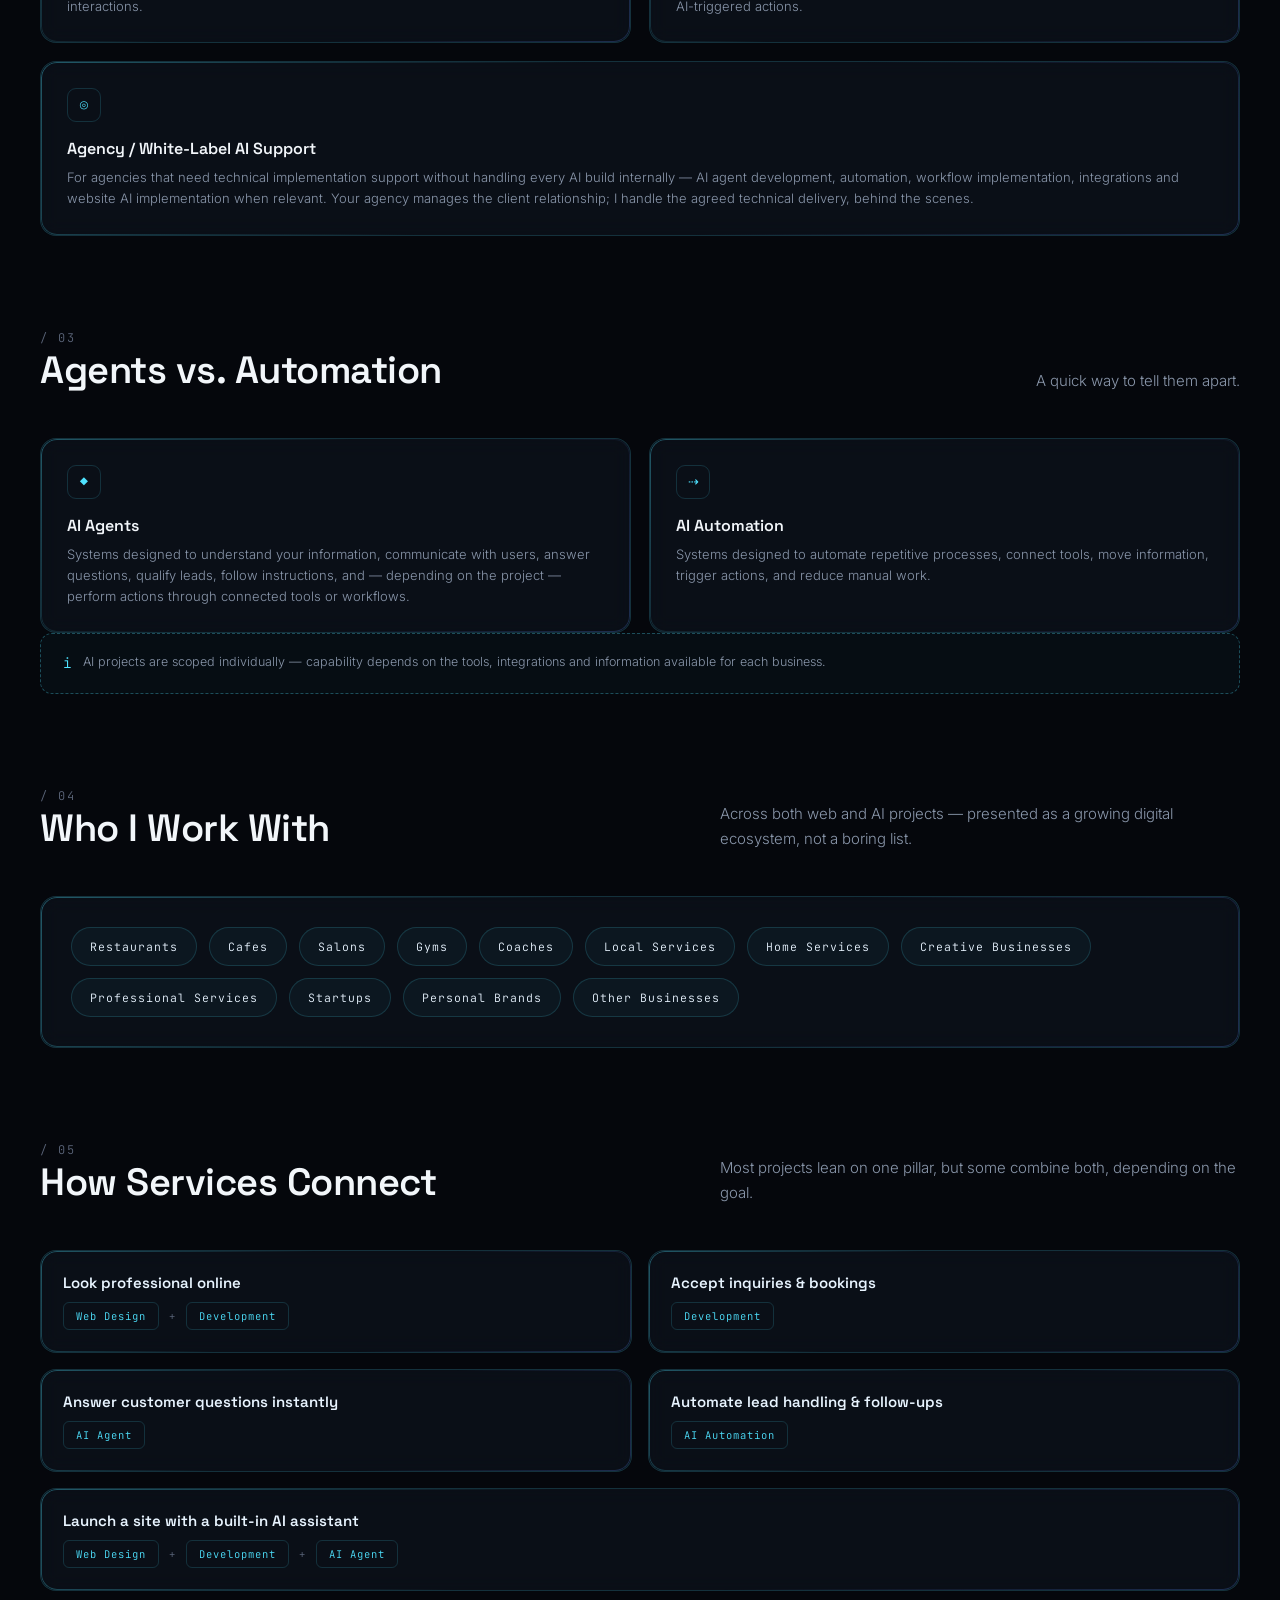
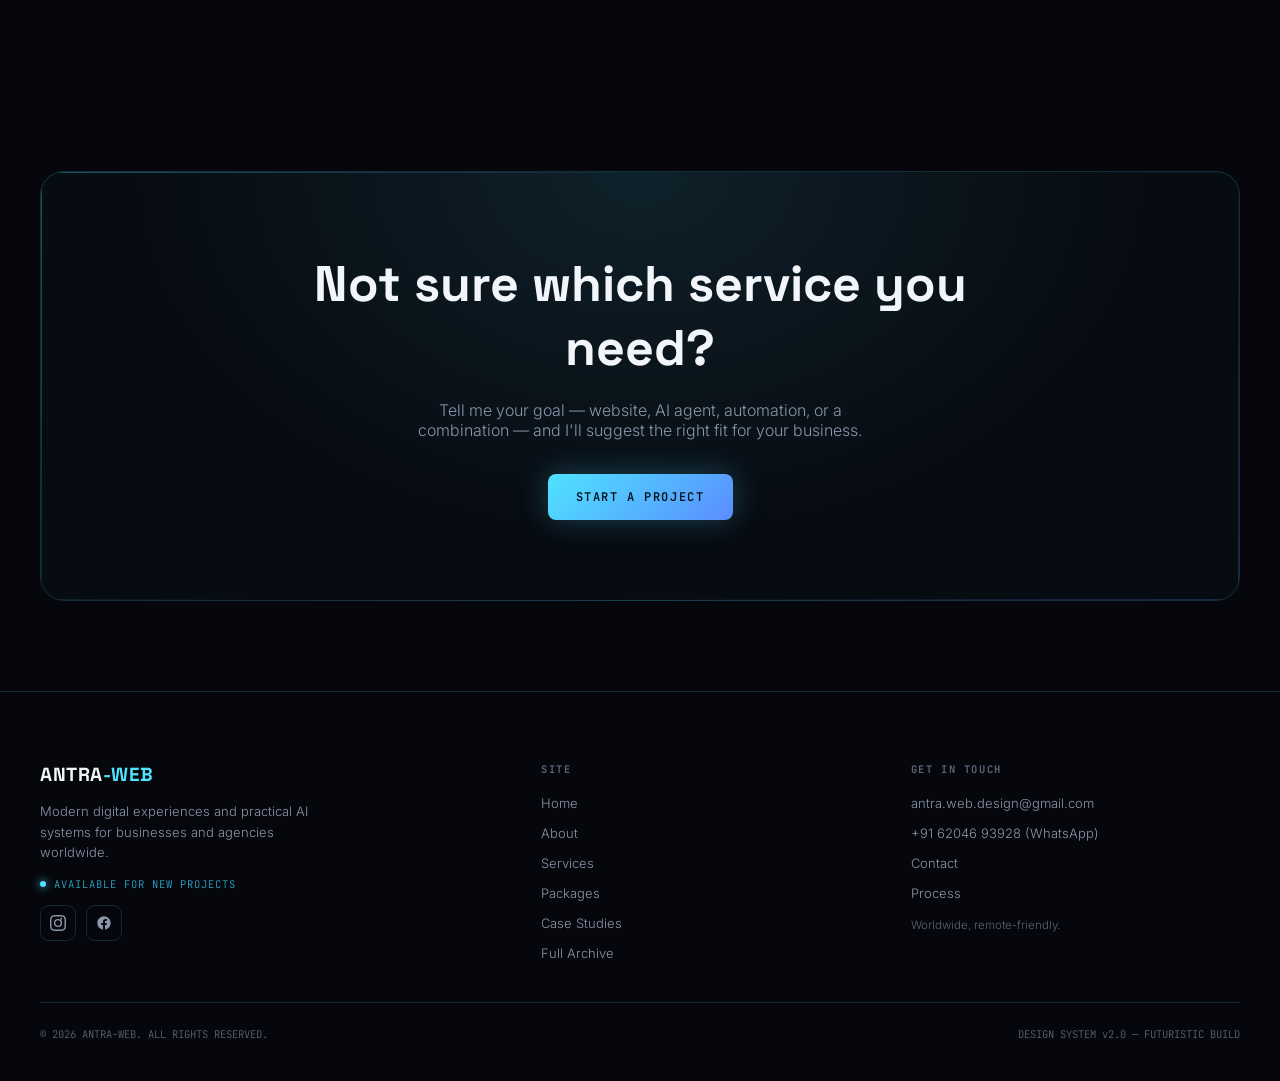
<file: services.html>
<!DOCTYPE html>
<html lang="en">
<head>
<meta charset="UTF-8">
<title>ANTRA-WEB — Web Design & Development + AI Agents & Automation</title>
<meta name="viewport" content="width=device-width, initial-scale=1.0">
<meta name="description" content="Two core services: marketing websites, landing pages, agency websites, CMS builds and redesigns; plus AI agent development, AI automation and AI business assistants.">
<link rel="canonical" href="https://antra-web.github.io/Antra-Web/services.html">
<meta property="og:type" content="website">
<meta property="og:title" content="ANTRA-WEB — Web Design & Development + AI Agents & Automation">
<meta property="og:description" content="Two core services: marketing websites, landing pages, agency websites, CMS builds and redesigns; plus AI agent development, AI automation and AI business assistants.">
<meta property="og:url" content="https://antra-web.github.io/Antra-Web/services.html">
<meta property="og:image" content="https://antra-web.github.io/Antra-Web/assets/hero-poster.jpg">
<meta name="twitter:card" content="summary_large_image">
<meta name="twitter:title" content="ANTRA-WEB — Web Design & Development + AI Agents & Automation">
<meta name="twitter:description" content="Two core services: marketing websites, landing pages, agency websites, CMS builds and redesigns; plus AI agent development, AI automation and AI business assistants.">
<link rel="preconnect" href="https://fonts.googleapis.com">
<link href="https://fonts.googleapis.com/css2?family=Space+Grotesk:wght@400;500;600;700&family=Inter:wght@300;400;500;600&family=JetBrains+Mono:wght@400;500&display=swap" rel="stylesheet">
<link rel="stylesheet" href="css/animations.css"><link rel="stylesheet" href="css/responsive-repair.css"><script src="js/responsive-repair.js" defer></script><link rel="stylesheet" href="css/agent.css"><link rel="stylesheet" href="css/antra-float.css">
<style>

  :root{
    --bg-void:#05070c;
    --bg-deep:#0a0f1a;
    --bg-panel:#0d1420;
    --navy:#0b1626;
    --charcoal:#10141c;
    --cyan:#4fe3ff;
    --cyan-dim:#2aa8c9;
    --blue:#5a8dff;
    --blue-white:#e8f4ff;
    --white:#f2f6fa;
    --gray:#8a97ab;
    --gray-dim:#5a6478;
    --line: rgba(79,227,255,0.16);
    --glass: rgba(16,22,34,0.55);
    --glass-hi: rgba(30,42,60,0.55);
    --font-display: 'Space Grotesk', sans-serif;
    --font-body: 'Inter', sans-serif;
    --font-mono: 'JetBrains Mono', monospace;
  }
  *{margin:0;padding:0;box-sizing:border-box;}
  html{scroll-behavior:smooth;}
  body{
    background:var(--bg-void);
    color:var(--white);
    font-family:var(--font-body);
    font-weight:300;
    -webkit-font-smoothing:antialiased;
    overflow-x:hidden;
  }
  a{color:inherit;text-decoration:none;}
  img{display:block;max-width:100%;}

  /* ===== BACKDROP ===== */
  .grid-field{
    position:fixed;inset:0;z-index:0;pointer-events:none;
    background-image:
      linear-gradient(rgba(79,227,255,0.035) 1px, transparent 1px),
      linear-gradient(90deg, rgba(79,227,255,0.035) 1px, transparent 1px);
    background-size:64px 64px;
    mask-image:radial-gradient(ellipse 80% 60% at 50% 20%, black 40%, transparent 90%);
  }
  .glow-orb{
    position:fixed;border-radius:50%;filter:blur(120px);pointer-events:none;z-index:0;opacity:0.35;
  }
  .glow-a{width:600px;height:600px;background:radial-gradient(circle,var(--cyan),transparent 70%);top:-200px;left:-150px;}
  .glow-b{width:700px;height:700px;background:radial-gradient(circle,var(--blue),transparent 70%);bottom:10%;right:-200px;}

  /* ===== NAV ===== */
  .navbar{
    position:sticky;top:0;z-index:100;
    display:flex;align-items:center;justify-content:space-between;
    padding:16px 40px;
    background:rgba(8,12,20,0.72);
    backdrop-filter:blur(18px) saturate(140%);
    border-bottom:1px solid var(--line);
  }
  .navbar::after{
    content:'';position:absolute;left:0;right:0;bottom:-1px;height:1px;
    background:linear-gradient(90deg,transparent, var(--cyan), transparent);
    opacity:0.6;
  }
  .logo{font-family:var(--font-display);font-weight:700;font-size:19px;letter-spacing:0.5px;}
  .logo span{color:var(--cyan);}
  .nav-links{display:flex;gap:6px;list-style:none;}
  .nav-links li a{
    position:relative;font-family:var(--font-mono);font-size:11px;letter-spacing:1.6px;
    color:var(--gray);padding:9px 14px;border-radius:6px;transition:all .25s;
  }
  .nav-links li a:hover{color:var(--blue-white);background:rgba(79,227,255,0.06);}
  .nav-links li a.active{color:var(--cyan);}
  .nav-links li a.active::before{
    content:'';position:absolute;left:50%;bottom:2px;transform:translateX(-50%);
    width:4px;height:4px;border-radius:50%;background:var(--cyan);
    box-shadow:0 0 8px var(--cyan);
  }
  .nav-cta{
    font-family:var(--font-mono);font-size:11px;letter-spacing:1.4px;
    padding:10px 20px;border-radius:7px;
    border:1px solid rgba(79,227,255,0.4);
    background:linear-gradient(180deg, rgba(79,227,255,0.12), rgba(79,227,255,0.02));
    box-shadow:0 0 0 rgba(79,227,255,0);
    transition:box-shadow .3s, border-color .3s;
    white-space:nowrap;
  }
  .nav-cta:hover{border-color:var(--cyan);box-shadow:0 0 24px rgba(79,227,255,0.35);}

  /* ===== PAGE FRAME (each of the 8 pages) ===== */
  .page-block{position:relative;z-index:1;border-bottom:1px solid var(--line);}
  .page-tag{
    display:flex;align-items:center;gap:14px;
    padding:26px 40px 0;
    font-family:var(--font-mono);font-size:11px;letter-spacing:3px;color:var(--gray-dim);
  }
  .page-tag .num{color:var(--cyan);font-weight:500;}
  .page-tag .rule{flex:1;height:1px;background:linear-gradient(90deg,var(--line),transparent);}

  section.hero{
    position:relative;
    padding:48px 40px 90px;
    max-width:1400px;margin:0 auto;
  }
  .eyebrow{
    display:inline-flex;align-items:center;gap:8px;
    font-family:var(--font-mono);font-size:11px;letter-spacing:2.5px;color:var(--cyan-dim);
    margin-bottom:22px;
  }
  .eyebrow::before{content:'';width:7px;height:7px;border-radius:50%;background:var(--cyan);box-shadow:0 0 10px var(--cyan);}
  h1.h-title{
    font-family:var(--font-display);font-weight:700;
    font-size:clamp(38px,5.4vw,74px);line-height:1.02;letter-spacing:-1px;
    max-width:920px;
    background:linear-gradient(180deg,var(--white) 40%, var(--gray) 130%);
    -webkit-background-clip:text;background-clip:text;color:transparent;
  }
  .h-sub{
    margin-top:22px;max-width:560px;font-size:16px;line-height:1.7;color:var(--gray);font-weight:300;
  }
  .btn-row{display:flex;gap:16px;margin-top:38px;flex-wrap:wrap;}
  .btn{
    font-family:var(--font-mono);font-size:12px;letter-spacing:1.6px;
    padding:15px 28px;border-radius:8px;cursor:pointer;
    transition:all .28s;
  }
  .btn-primary{
    background:linear-gradient(135deg,var(--cyan),var(--blue));
    color:#03131c;font-weight:600;box-shadow:0 0 30px rgba(79,227,255,0.25);
  }
  .btn-primary:hover{box-shadow:0 0 46px rgba(79,227,255,0.5);transform:translateY(-1px);}
  .btn-ghost{
    border:1px solid rgba(255,255,255,0.16);color:var(--blue-white);
    background:rgba(255,255,255,0.02);
  }
  .btn-ghost:hover{border-color:var(--cyan);background:rgba(79,227,255,0.05);}

  h2.section-title{
    font-family:var(--font-display);font-weight:600;font-size:clamp(26px,3vw,38px);
    letter-spacing:-0.5px;
  }
  .section-lede{color:var(--gray);max-width:520px;margin-top:12px;font-size:15px;line-height:1.7;}
  .section-head{display:flex;justify-content:space-between;align-items:flex-end;gap:30px;flex-wrap:wrap;padding:0 40px;max-width:1400px;margin:0 auto 44px;}
  .section-head .idx{font-family:var(--font-mono);font-size:12px;color:var(--gray-dim);letter-spacing:2px;}
  .content-block{padding:90px 40px;max-width:1400px;margin:0 auto;}
  .content-block.tight{padding-top:0;}

  /* glass panel base */
  .glass{
    background:var(--glass);
    border:1px solid var(--line);
    border-radius:16px;
    backdrop-filter:blur(10px);
    position:relative;
  }
  .glass::before{
    content:'';position:absolute;inset:0;border-radius:16px;padding:1px;
    background:linear-gradient(135deg, rgba(79,227,255,0.35), transparent 40%, transparent 60%, rgba(90,141,255,0.25));
    -webkit-mask:linear-gradient(#fff 0 0) content-box, linear-gradient(#fff 0 0);
    -webkit-mask-composite:xor;mask-composite:exclude;
    pointer-events:none;
  }

  /* ===================== HOME HERO ===================== */
  .home-hero-wrap{
    position:relative;border-radius:22px;overflow:hidden;
    margin-top:34px;
    border:1px solid var(--line);
    background:#04070c;
  }
  .laptop-stage{
    position:relative;width:100%;aspect-ratio:16/10;overflow:hidden;
  }
  .laptop-stage img{
    position:absolute;inset:0;width:100%;height:100%;object-fit:cover;
    filter:brightness(0.72) contrast(1.08) saturate(0.9);
  }
  .stage-vignette{
    position:absolute;inset:0;
    background:radial-gradient(ellipse 70% 60% at 50% 55%, transparent 30%, rgba(4,7,12,0.85) 100%),
               linear-gradient(180deg, rgba(4,7,12,0.5), transparent 30%, transparent 60%, rgba(4,7,12,0.75));
  }
  .hud-overlay{position:absolute;inset:0;opacity:0;transition:opacity 1s ease;pointer-events:none;}
  .laptop-stage.on .hud-overlay{opacity:1;}
  .hud-overlay svg{position:absolute;inset:0;width:100%;height:100%;}
  .hud-line{stroke:var(--cyan);stroke-width:1;opacity:0;stroke-dasharray:4 4;}
  .laptop-stage.on .hud-line{opacity:0.55;animation:dash 3s linear infinite;}
  @keyframes dash{to{stroke-dashoffset:-40;}}

  .hologram-core{
    position:absolute;left:50%;top:46%;transform:translate(-50%,-50%) scale(0.85);
    text-align:center;opacity:0;transition:opacity .8s ease, transform .8s ease;
  }
  .laptop-stage.on .hologram-core{opacity:1;transform:translate(-50%,-50%) scale(1);}
  .hologram-core .ring{
    width:220px;height:220px;border-radius:50%;margin:0 auto;
    border:1px solid rgba(79,227,255,0.5);
    box-shadow:0 0 60px rgba(79,227,255,0.35), inset 0 0 40px rgba(79,227,255,0.15);
    display:flex;align-items:center;justify-content:center;
    animation:pulse-ring 3.4s ease-in-out infinite;
  }
  @keyframes pulse-ring{0%,100%{box-shadow:0 0 40px rgba(79,227,255,0.25), inset 0 0 30px rgba(79,227,255,0.1);}50%{box-shadow:0 0 80px rgba(79,227,255,0.5), inset 0 0 50px rgba(79,227,255,0.22);}}
  .hologram-core .label{
    font-family:var(--font-display);font-weight:600;font-size:14px;letter-spacing:1px;color:var(--blue-white);
    line-height:1.35;
  }
  .hud-module{
    position:absolute;padding:9px 13px;border-radius:9px;
    background:rgba(9,16,26,0.55);border:1px solid rgba(79,227,255,0.35);
    font-family:var(--font-mono);font-size:10px;letter-spacing:1px;color:var(--blue-white);
    backdrop-filter:blur(6px);opacity:0;transform:translateY(8px);
    transition:opacity .6s ease, transform .6s ease;
    box-shadow:0 0 18px rgba(79,227,255,0.12);
  }
  .laptop-stage.on .hud-module{opacity:1;transform:translateY(0);}
  .m1{top:10%;left:6%;transition-delay:.15s;}
  .m2{top:6%;left:38%;transition-delay:.3s;}
  .m3{top:10%;right:5%;transition-delay:.45s;}
  .m4{top:34%;left:2%;transition-delay:.6s;}
  .m5{top:34%;right:2%;transition-delay:.75s;}
  .m6{bottom:8%;left:4%;transition-delay:.9s;}
  .m7{bottom:12%;left:37%;transition-delay:1.05s;}
  .m8{bottom:8%;right:4%;transition-delay:1.2s;}

  .stage-toggle{
    position:absolute;bottom:20px;left:50%;transform:translateX(-50%);
    display:flex;gap:2px;background:rgba(6,10,16,0.7);border:1px solid var(--line);
    border-radius:30px;padding:4px;backdrop-filter:blur(10px);z-index:5;
  }
  .stage-toggle button{
    font-family:var(--font-mono);font-size:10px;letter-spacing:1.4px;padding:8px 16px;
    border-radius:24px;color:var(--gray);cursor:pointer;background:transparent;border:none;transition:all .3s;
  }
  .stage-toggle button.active{background:linear-gradient(135deg,var(--cyan),var(--blue));color:#03131c;font-weight:600;}

  .hero-copy-panel{
    position:absolute;left:5%;bottom:14%;max-width:420px;z-index:4;
  }
  .caption-tag{font-family:var(--font-mono);font-size:10px;letter-spacing:2px;color:var(--cyan);margin-bottom:6px;}
  .caption-txt{font-size:12px;color:var(--gray);line-height:1.6;}

  /* motion reference strip */
  .motion-strip{
    display:flex;align-items:center;gap:8px;flex-wrap:wrap;
    margin-top:26px;padding:16px 20px;border-radius:12px;
    font-family:var(--font-mono);font-size:10.5px;letter-spacing:1px;color:var(--gray);
  }
  .motion-strip .step{color:var(--blue-white);padding:6px 10px;border:1px solid var(--line);border-radius:6px;}
  .motion-strip .arrow{color:var(--cyan-dim);}

  /* ===== capability / feature grids ===== */
  .capability-row{display:grid;grid-template-columns:1.1fr 1.4fr;gap:26px;}
  @media(max-width:900px){.capability-row{grid-template-columns:1fr;}}
  .cap-lead{padding:34px;}
  .cap-lead .big-num{font-family:var(--font-display);font-size:60px;font-weight:700;color:transparent;-webkit-text-stroke:1px var(--cyan-dim);line-height:1;}
  .cap-mini-grid{display:grid;grid-template-columns:1fr 1fr;gap:18px;}
  .cap-card{padding:24px;transition:transform .3s, border-color .3s;}
  .cap-card:hover{transform:translateY(-4px);border-color:rgba(79,227,255,0.45);}
  .cap-card .ic{width:34px;height:34px;border-radius:9px;border:1px solid var(--line);display:flex;align-items:center;justify-content:center;margin-bottom:16px;color:var(--cyan);font-family:var(--font-mono);font-size:13px;}
  .cap-card h3{font-family:var(--font-display);font-size:16px;font-weight:600;margin-bottom:8px;}
  .cap-card p{font-size:13px;color:var(--gray);line-height:1.6;}

  /* featured projects - varied composition */
  .proj-showcase{display:grid;grid-template-columns:1.3fr 1fr;gap:20px;}
  .proj-main{position:relative;border-radius:18px;overflow:hidden;min-height:420px;padding:30px;display:flex;flex-direction:column;justify-content:flex-end;background:linear-gradient(160deg,#0d1826,#060a10);}
  .proj-side{display:flex;flex-direction:column;gap:20px;}
  .proj-mini{border-radius:16px;padding:22px;flex:1;background:linear-gradient(160deg,#0c1420,#070a10);}
  @media(max-width:900px){.proj-showcase{grid-template-columns:1fr;}}
  .browser-chrome{display:flex;gap:5px;margin-bottom:14px;}
  .browser-chrome span{width:8px;height:8px;border-radius:50%;background:rgba(255,255,255,0.15);}
  .tag-pill{display:inline-block;font-family:var(--font-mono);font-size:9.5px;letter-spacing:1.4px;color:var(--cyan);border:1px solid rgba(79,227,255,0.35);padding:4px 10px;border-radius:20px;margin-bottom:14px;}

  /* why us split */
  .why-split{display:grid;grid-template-columns:1fr 1fr;gap:60px;align-items:center;}
  @media(max-width:900px){.why-split{grid-template-columns:1fr;}}
  .why-list{display:flex;flex-direction:column;}
  .why-item{padding:22px 0;border-top:1px solid var(--line);display:flex;gap:20px;}
  .why-item:last-child{border-bottom:1px solid var(--line);}
  .why-item .n{font-family:var(--font-mono);color:var(--cyan-dim);font-size:12px;padding-top:2px;}
  .why-item h4{font-family:var(--font-display);font-size:16px;font-weight:600;margin-bottom:6px;}
  .why-item p{font-size:13px;color:var(--gray);line-height:1.6;max-width:400px;}
  .why-visual{position:relative;aspect-ratio:1;border-radius:20px;overflow:hidden;}
  .orbit-vis{position:absolute;inset:0;display:flex;align-items:center;justify-content:center;}
  .orbit-ring{position:absolute;border:1px solid rgba(79,227,255,0.18);border-radius:50%;}
  .orbit-ring.r1{width:90%;height:90%;}
  .orbit-ring.r2{width:65%;height:65%;border-color:rgba(90,141,255,0.2);}
  .orbit-ring.r3{width:40%;height:40%;}
  .orbit-core{width:80px;height:80px;border-radius:50%;background:radial-gradient(circle,rgba(79,227,255,0.35),transparent 70%);border:1px solid var(--cyan);box-shadow:0 0 50px rgba(79,227,255,0.4);}

  /* final CTA */
  .final-cta{
    padding:80px 50px;border-radius:24px;text-align:center;position:relative;overflow:hidden;
    background:radial-gradient(ellipse at 50% 0%, rgba(79,227,255,0.1), transparent 60%), #070b12;
  }
  .final-cta h2{font-family:var(--font-display);font-size:clamp(30px,4vw,50px);font-weight:700;max-width:700px;margin:0 auto 20px;}
  .final-cta p{color:var(--gray);max-width:460px;margin:0 auto 34px;}

  /* ===================== ABOUT PAGE ===================== */
  .story-flow{display:flex;justify-content:space-between;position:relative;padding:60px 10px 20px;}
  .story-flow::before{
    content:'';position:absolute;left:5%;right:5%;top:50%;height:1px;
    background:repeating-linear-gradient(90deg,var(--line) 0 8px, transparent 8px 16px);
  }
  .story-node{position:relative;z-index:2;text-align:center;flex:1;}
  .story-node .dot{
    width:14px;height:14px;border-radius:50%;background:var(--bg-void);
    border:2px solid var(--cyan);margin:0 auto 14px;
    box-shadow:0 0 16px rgba(79,227,255,0.5);
  }
  .story-node .label{font-family:var(--font-mono);font-size:10.5px;letter-spacing:1.6px;color:var(--blue-white);}
  @media(max-width:900px){.story-flow{flex-wrap:wrap;gap:30px 0;}.story-flow::before{display:none;}.story-node{flex:0 0 33%;}}

  .panel-mosaic{display:grid;grid-template-columns:repeat(5,1fr);gap:16px;}
  @media(max-width:900px){.panel-mosaic{grid-template-columns:1fr 1fr;}}
  .panel-mosaic .p{padding:22px 18px;}
  .panel-mosaic .p h4{font-family:var(--font-display);font-size:14px;font-weight:600;margin-bottom:10px;color:var(--cyan);}
  .panel-mosaic .p p{font-size:12.5px;color:var(--gray);line-height:1.6;}

  /* ===================== SERVICES PAGE — orbit ecosystem ===================== */
  .service-orbit{position:relative;min-height:760px;display:flex;align-items:center;justify-content:center;}
  .service-orbit .hub{
    width:150px;height:150px;border-radius:50%;display:flex;align-items:center;justify-content:center;
    text-align:center;font-family:var(--font-display);font-weight:600;font-size:13px;
    border:1px solid var(--cyan);background:radial-gradient(circle,rgba(79,227,255,0.14),transparent 70%);
    box-shadow:0 0 60px rgba(79,227,255,0.3);z-index:3;
  }
  .service-node{
    position:absolute;width:190px;padding:16px;z-index:2;
  }
  .service-node .idx{font-family:var(--font-mono);font-size:10px;color:var(--cyan-dim);}
  .service-node h4{font-family:var(--font-display);font-size:14px;font-weight:600;margin:6px 0 6px;}
  .service-node p{font-size:11.5px;color:var(--gray);line-height:1.5;}
  .orbit-svg{position:absolute;inset:0;width:100%;height:100%;z-index:1;}
  .orbit-svg line{stroke:rgba(79,227,255,0.25);stroke-width:1;stroke-dasharray:3 5;}
  .services-fallback-grid{display:none;grid-template-columns:repeat(3,1fr);gap:18px;}
  @media(max-width:1000px){.service-orbit{display:none;}.services-fallback-grid{display:grid;}}
  @media(max-width:640px){.services-fallback-grid{grid-template-columns:1fr;}}
  .services-fallback-grid .p{padding:22px;}

  /* ===================== PACKAGES PAGE ===================== */
  .pricing-grid{display:grid;grid-template-columns:repeat(4,1fr);gap:18px;}
  @media(max-width:1100px){.pricing-grid{grid-template-columns:1fr 1fr;}}
  @media(max-width:640px){.pricing-grid{grid-template-columns:1fr;}}
  .price-card{padding:30px 24px;display:flex;flex-direction:column;position:relative;}
  .price-card.featured{
    border-color:rgba(79,227,255,0.6);
    background:linear-gradient(160deg, rgba(79,227,255,0.09), rgba(16,22,34,0.6));
    box-shadow:0 0 60px rgba(79,227,255,0.22);
    transform:translateY(-10px);
  }
  .badge-pop{position:absolute;top:-13px;left:50%;transform:translateX(-50%);
    font-family:var(--font-mono);font-size:9.5px;letter-spacing:1.6px;color:#03131c;
    background:linear-gradient(135deg,var(--cyan),var(--blue));padding:6px 14px;border-radius:20px;font-weight:600;}
  .price-card .p-name{font-family:var(--font-display);font-size:19px;font-weight:600;}
  .price-card .p-target{font-size:11.5px;color:var(--gray-dim);margin:6px 0 20px;}
  .price-card .p-price{font-family:var(--font-display);font-size:38px;font-weight:700;color:var(--blue-white);}
  .price-card .p-price span{font-size:12px;color:var(--gray);font-family:var(--font-mono);}
  .p-features{list-style:none;margin:22px 0 26px;flex:1;}
  .p-features li{font-size:12.5px;color:var(--gray);padding:8px 0;border-top:1px solid rgba(255,255,255,0.06);display:flex;gap:8px;}
  .p-features li::before{content:'—';color:var(--cyan-dim);}
  .p-cta{text-align:center;font-family:var(--font-mono);font-size:11px;letter-spacing:1.4px;padding:12px;border-radius:8px;border:1px solid var(--line);}
  .price-card.featured .p-cta{background:linear-gradient(135deg,var(--cyan),var(--blue));color:#03131c;font-weight:600;border:none;}

  .compare-table{width:100%;border-collapse:collapse;margin-top:20px;font-size:12.5px;}
  .compare-table th,.compare-table td{padding:14px 16px;text-align:left;border-bottom:1px solid var(--line);}
  .compare-table th{font-family:var(--font-mono);font-size:10.5px;letter-spacing:1.2px;color:var(--gray-dim);}
  .compare-table td{color:var(--gray);}
  .compare-table td.yes{color:var(--cyan);}

  /* ===================== PORTFOLIO PAGE ===================== */
  .filter-row{display:flex;gap:10px;flex-wrap:wrap;margin-bottom:34px;}
  .filter-pill{font-family:var(--font-mono);font-size:10.5px;letter-spacing:1.4px;padding:9px 16px;border-radius:22px;border:1px solid var(--line);color:var(--gray);}
  .filter-pill.active{color:#03131c;background:linear-gradient(135deg,var(--cyan),var(--blue));border:none;font-weight:600;}
  .portfolio-grid{display:grid;grid-template-columns:repeat(3,1fr);gap:22px;}
  @media(max-width:1000px){.portfolio-grid{grid-template-columns:1fr 1fr;}}
  @media(max-width:640px){.portfolio-grid{grid-template-columns:1fr;}}
  .port-card{border-radius:16px;overflow:hidden;transition:transform .35s;}
  .port-card:hover{transform:translateY(-6px) scale(1.01);}
  .port-frame{aspect-ratio:4/3;background:linear-gradient(150deg,#0e1826,#060a10);position:relative;overflow:hidden;display:flex;align-items:center;justify-content:center;}
  .port-frame .win-chrome{position:absolute;top:0;left:0;right:0;height:26px;background:rgba(255,255,255,0.03);display:flex;align-items:center;gap:5px;padding:0 10px;border-bottom:1px solid var(--line);}
  .port-frame .win-chrome span{width:6px;height:6px;border-radius:50%;background:rgba(255,255,255,0.15);}
  .port-frame .mock{width:70%;height:60%;border:1px solid rgba(79,227,255,0.3);border-radius:8px;background:rgba(79,227,255,0.04);}
  .port-body{padding:18px 4px;}
  .port-body .cat{font-family:var(--font-mono);font-size:9.5px;color:var(--cyan-dim);letter-spacing:1.4px;}
  .port-body h4{font-family:var(--font-display);font-size:15px;font-weight:600;margin:6px 0;}
  .port-body p{font-size:12px;color:var(--gray);margin-bottom:12px;}
  .port-link{font-family:var(--font-mono);font-size:10.5px;letter-spacing:1.4px;color:var(--cyan);}

  /* ===================== PROCESS PAGE — architecture diagram ===================== */
  .arch-diagram{position:relative;padding:40px 0;}
  .arch-row{display:flex;gap:16px;justify-content:space-between;flex-wrap:wrap;}
  .arch-node{flex:1;min-width:180px;padding:20px;position:relative;}
  .arch-node .n-idx{font-family:var(--font-mono);font-size:20px;font-weight:600;color:transparent;-webkit-text-stroke:1px var(--cyan-dim);}
  .arch-node h4{font-family:var(--font-display);font-size:14px;font-weight:600;margin:10px 0 6px;}
  .arch-node p{font-size:11.5px;color:var(--gray);line-height:1.5;}
  .arch-connector{height:1px;flex-basis:100%;background:repeating-linear-gradient(90deg,var(--line) 0 6px,transparent 6px 12px);margin:0;align-self:center;display:none;}
  @media(min-width:1000px){.arch-connector{display:block;}}

  /* ===================== FAQ PAGE ===================== */
  .accordion-list{display:flex;flex-direction:column;gap:14px;}
  .acc-item{padding:0;overflow:hidden;}
  .acc-head{padding:22px 26px;display:flex;justify-content:space-between;align-items:center;cursor:pointer;}
  .acc-head h4{font-family:var(--font-display);font-size:15.5px;font-weight:500;}
  .acc-icon{width:26px;height:26px;border-radius:50%;border:1px solid var(--line);display:flex;align-items:center;justify-content:center;font-size:13px;color:var(--cyan);flex-shrink:0;margin-left:20px;transition:transform .3s;}
  .acc-item.open .acc-icon{transform:rotate(45deg);border-color:var(--cyan);box-shadow:0 0 14px rgba(79,227,255,0.3);}
  .acc-body{max-height:0;overflow:hidden;transition:max-height .4s ease, padding .4s ease;padding:0 26px;}
  .acc-item.open .acc-body{max-height:200px;padding:0 26px 24px;}
  .acc-body p{font-size:13px;color:var(--gray);line-height:1.7;border-top:1px solid var(--line);padding-top:16px;}
  .acc-item.open{border-color:rgba(79,227,255,0.4);}

  /* ===================== CONTACT PAGE ===================== */
  .contact-layout{display:grid;grid-template-columns:1.4fr 1fr;gap:26px;}
  @media(max-width:900px){.contact-layout{grid-template-columns:1fr;}}
  .form-panel{padding:38px;}
  .field{margin-bottom:20px;}
  .field label{display:block;font-family:var(--font-mono);font-size:10.5px;letter-spacing:1.6px;color:var(--gray-dim);margin-bottom:9px;}
  .field input,.field select,.field textarea{
    width:100%;background:rgba(255,255,255,0.02);border:1px solid var(--line);border-radius:9px;
    padding:13px 15px;color:var(--white);font-family:var(--font-body);font-size:13.5px;
    transition:border-color .3s, box-shadow .3s;
  }
  .field input:focus,.field select:focus,.field textarea:focus{
    outline:none;border-color:var(--cyan);box-shadow:0 0 0 3px rgba(79,227,255,0.12), 0 0 24px rgba(79,227,255,0.15);
  }
  .field.focus-demo input{border-color:var(--cyan);box-shadow:0 0 0 3px rgba(79,227,255,0.12), 0 0 24px rgba(79,227,255,0.15);}
  .info-stack{display:flex;flex-direction:column;gap:18px;}
  .info-panel{padding:26px;}
  .info-panel .tag{font-family:var(--font-mono);font-size:10px;letter-spacing:1.6px;color:var(--cyan-dim);margin-bottom:10px;}
  .info-panel .val{font-family:var(--font-display);font-size:16px;font-weight:500;}
  .social-row{display:flex;gap:10px;margin-top:14px;}
  .social-row a{width:36px;height:36px;border-radius:9px;border:1px solid var(--line);display:flex;align-items:center;justify-content:center;color:var(--gray);transition:border-color .25s, color .25s, box-shadow .25s, transform .25s;}
  .social-row a:hover{border-color:var(--cyan);color:var(--cyan);box-shadow:0 0 16px rgba(79,227,255,0.25);transform:translateY(-2px);}
  .social-row svg{width:16px;height:16px;fill:currentColor;}

  /* ===== FLOATING WHATSAPP BUTTON ===== */
  .wa-float{
    position:fixed;left:24px;bottom:24px;z-index:200;
    width:58px;height:58px;border-radius:50%;
    background:#25D366;
    display:flex;align-items:center;justify-content:center;
    box-shadow:0 4px 18px rgba(0,0,0,0.35), 0 0 0 0 rgba(37,211,102,0.5);
    transition:transform .25s ease, box-shadow .25s ease;
    animation:wa-pulse 2.8s ease-in-out infinite;
  }
  .wa-float:hover{transform:translateY(-3px) scale(1.05);}
  .wa-float svg{width:30px;height:30px;fill:#fff;}
  @keyframes wa-pulse{
    0%,100%{box-shadow:0 4px 18px rgba(0,0,0,0.35), 0 0 0 0 rgba(37,211,102,0.45);}
    50%{box-shadow:0 4px 18px rgba(0,0,0,0.35), 0 0 0 10px rgba(37,211,102,0);}
  }
  @media(prefers-reduced-motion:reduce){.wa-float{animation:none;}}
  @media(max-width:640px){.wa-float{left:16px;bottom:16px;width:52px;height:52px;}.wa-float svg{width:26px;height:26px;}}

  /* ===== FOOTER ===== */
  footer{position:relative;z-index:1;padding:70px 40px 40px;}
  .footer-grid{max-width:1400px;margin:0 auto;display:grid;grid-template-columns:1.4fr 1fr 1fr 1fr;gap:40px;padding-bottom:40px;border-bottom:1px solid var(--line);}
  @media(max-width:800px){.footer-grid{grid-template-columns:1fr 1fr;}}
  .footer-grid h5{font-family:var(--font-mono);font-size:10.5px;letter-spacing:1.6px;color:var(--gray-dim);margin-bottom:16px;}
  .footer-grid ul{list-style:none;display:flex;flex-direction:column;gap:10px;}
  .footer-grid a{font-size:13px;color:var(--gray);}
  .footer-grid a:hover{color:var(--cyan);}
  .footer-bottom{max-width:1400px;margin:24px auto 0;display:flex;justify-content:space-between;font-family:var(--font-mono);font-size:10.5px;color:var(--gray-dim);flex-wrap:wrap;gap:10px;}

  ::selection{background:rgba(79,227,255,0.3);}
  ::-webkit-scrollbar{width:9px;}
  ::-webkit-scrollbar-track{background:var(--bg-void);}
  ::-webkit-scrollbar-thumb{background:#1a2434;border-radius:10px;}

/* ===================== ADDITIONS: shared modules ===================== */

/* WhatsApp CTA button */
.btn-whatsapp{
  display:inline-flex;align-items:center;gap:10px;
  font-family:var(--font-mono);font-size:12px;letter-spacing:1.4px;
  padding:14px 26px;border-radius:8px;cursor:pointer;
  background:linear-gradient(135deg,#25D366,#128C7E);
  color:#04150e;font-weight:600;box-shadow:0 0 30px rgba(37,211,102,0.25);
  transition:all .28s;
}
.btn-whatsapp:hover{box-shadow:0 0 46px rgba(37,211,102,0.5);transform:translateY(-1px);}
.btn-whatsapp svg{width:16px;height:16px;fill:currentColor;}

/* Tag cloud — Who We Work With */
.tag-cloud{display:flex;flex-wrap:wrap;gap:12px;}
.tag-chip{
  font-family:var(--font-mono);font-size:11.5px;letter-spacing:1px;color:var(--blue-white);
  padding:11px 18px;border-radius:24px;border:1px solid var(--line);
  background:rgba(79,227,255,0.04);transition:all .3s;
}
.tag-chip:hover{border-color:var(--cyan);background:rgba(79,227,255,0.09);transform:translateY(-2px);}

/* Service relationship grid */
.combo-grid{display:grid;grid-template-columns:1fr 1fr;gap:16px;}
@media(max-width:800px){.combo-grid{grid-template-columns:1fr;}}
.combo-card{padding:22px;display:flex;flex-direction:column;gap:10px;}
.combo-goal{font-family:var(--font-display);font-size:15px;font-weight:600;color:var(--blue-white);}
.combo-path{display:flex;align-items:center;gap:10px;flex-wrap:wrap;font-family:var(--font-mono);font-size:10.5px;letter-spacing:1px;}
.combo-path span{padding:6px 12px;border-radius:6px;border:1px solid var(--line);color:var(--cyan);}
.combo-path .plus{color:var(--gray-dim);border:none;padding:0;}

/* Disclaimer note */
.note-strip{
  display:flex;gap:12px;align-items:flex-start;padding:18px 22px;border-radius:12px;
  border:1px dashed rgba(79,227,255,0.3);background:rgba(79,227,255,0.03);
  font-size:12.5px;color:var(--gray);line-height:1.6;
}
.note-strip .ic{color:var(--cyan);font-family:var(--font-mono);font-size:14px;}

/* Quick launch card */
.quick-launch{
  padding:36px;border-radius:20px;display:flex;justify-content:space-between;align-items:center;gap:30px;flex-wrap:wrap;
  background:radial-gradient(ellipse at 0% 0%, rgba(79,227,255,0.08), transparent 60%);
}
.quick-launch .ql-price{font-family:var(--font-display);font-size:34px;font-weight:700;color:var(--cyan);}
.quick-launch .ql-price span{font-size:12px;color:var(--gray);font-family:var(--font-mono);font-weight:400;}

/* Custom scope factor pills */
.factor-row{display:flex;flex-wrap:wrap;gap:10px;margin-top:16px;}
.factor-row span{font-family:var(--font-mono);font-size:10.5px;color:var(--gray);padding:8px 14px;border:1px solid var(--line);border-radius:8px;}

/* ===== PORTFOLIO: floating holographic preview modal ===== */
.port-card{cursor:pointer;}
.modal-overlay{
  position:fixed;inset:0;z-index:1000;
  background:rgba(3,5,9,0.82);backdrop-filter:blur(6px);
  display:flex;align-items:center;justify-content:center;padding:24px;
  opacity:0;pointer-events:none;transition:opacity .35s ease;
}
.modal-overlay.open{opacity:1;pointer-events:auto;}
.modal-window{
  width:100%;max-width:920px;max-height:88vh;overflow:auto;
  border-radius:18px;border:1px solid rgba(79,227,255,0.45);
  background:linear-gradient(160deg, rgba(13,20,32,0.92), rgba(6,9,15,0.96));
  box-shadow:0 0 90px rgba(79,227,255,0.25), 0 30px 60px rgba(0,0,0,0.6);
  transform:translateY(24px) scale(0.97);transition:transform .4s cubic-bezier(.2,.9,.25,1);
}
.modal-overlay.open .modal-window{transform:translateY(0) scale(1);}
.modal-chrome{
  display:flex;align-items:center;justify-content:space-between;
  padding:14px 18px;border-bottom:1px solid var(--line);
}
.modal-chrome .dots{display:flex;gap:6px;}
.modal-chrome .dots span{width:9px;height:9px;border-radius:50%;background:rgba(255,255,255,0.15);}
.modal-chrome .url-bar{
  flex:1;margin:0 16px;font-family:var(--font-mono);font-size:11px;color:var(--gray);
  background:rgba(255,255,255,0.03);border:1px solid var(--line);border-radius:20px;
  padding:6px 16px;text-align:center;
}
.modal-close{
  width:28px;height:28px;border-radius:50%;border:1px solid var(--line);
  display:flex;align-items:center;justify-content:center;cursor:pointer;color:var(--gray);
  transition:all .25s;flex-shrink:0;
}
.modal-close:hover{color:var(--cyan);border-color:var(--cyan);box-shadow:0 0 14px rgba(79,227,255,0.3);}
.modal-preview{
  aspect-ratio:16/9;background:linear-gradient(150deg,#0e1826,#060a10);
  display:flex;align-items:center;justify-content:center;position:relative;overflow:hidden;
}
.modal-preview .mock-lg{width:82%;height:74%;border:1px solid rgba(79,227,255,0.35);border-radius:12px;background:rgba(79,227,255,0.045);
  display:flex;align-items:center;justify-content:center;font-family:var(--font-mono);font-size:11px;color:var(--gray-dim);letter-spacing:1.4px;}
.modal-body{padding:26px 30px 30px;}
.modal-body .cat{font-family:var(--font-mono);font-size:10px;letter-spacing:1.6px;color:var(--cyan-dim);}
.modal-body h3{font-family:var(--font-display);font-size:24px;font-weight:600;margin:8px 0 12px;}
.modal-body p{font-size:13.5px;color:var(--gray);line-height:1.7;max-width:560px;margin-bottom:24px;}
.modal-actions{display:flex;gap:14px;flex-wrap:wrap;}

/* ===== SIMPLIFIED FOOTER (no invented socials) ===== */
.footer-grid.simple{grid-template-columns:1.4fr 1fr 1fr;}
@media(max-width:800px){.footer-grid.simple{grid-template-columns:1fr 1fr;}}
.footer-availability{
  display:inline-flex;align-items:center;gap:8px;font-family:var(--font-mono);font-size:10.5px;
  color:var(--cyan-dim);letter-spacing:1px;margin-top:14px;
}
.footer-availability::before{content:'';width:6px;height:6px;border-radius:50%;background:var(--cyan);box-shadow:0 0 8px var(--cyan);}

/* value cards (about) */
.value-grid{display:grid;grid-template-columns:repeat(4,1fr);gap:16px;}
@media(max-width:900px){.value-grid{grid-template-columns:1fr 1fr;}}
.value-card{padding:26px 22px;}
.value-card .vn{font-family:var(--font-mono);font-size:11px;color:var(--cyan-dim);}
.value-card h4{font-family:var(--font-display);font-size:16px;font-weight:600;margin:10px 0 8px;}
.value-card p{font-size:12.5px;color:var(--gray);line-height:1.6;}

/* form section headers */
.form-section-label{
  font-family:var(--font-mono);font-size:10.5px;letter-spacing:2px;color:var(--cyan);
  margin:26px 0 14px;padding-top:20px;border-top:1px solid var(--line);
}
.form-section-label:first-child{margin-top:0;padding-top:0;border-top:none;}
.field-row{display:grid;grid-template-columns:1fr 1fr;gap:16px;}
@media(max-width:640px){.field-row{grid-template-columns:1fr;}}
.checkbox-field{display:flex;align-items:flex-start;gap:10px;font-size:12px;color:var(--gray);line-height:1.6;}
.checkbox-field input{margin-top:3px;}

/* home teaser cards for about/faq preview */
.mini-teaser{padding:30px;display:flex;flex-direction:column;gap:14px;}
.mini-teaser h3{font-family:var(--font-display);font-size:20px;font-weight:600;}
.mini-teaser p{font-size:13px;color:var(--gray);line-height:1.7;}

</style>
</head>
<body>
<div class="grid-field"></div><div class="glow-orb glow-a"></div><div class="glow-orb glow-b"></div>
<nav class="navbar">
<div class="logo">ANTRA<span>-WEB</span></div>
<ul class="nav-links">
<li><a href="index.html">HOME</a></li>
<li><a href="about.html">ABOUT</a></li>
<li><a href="services.html" class="active">SERVICES</a></li>
<li><a href="packages.html">PACKAGES</a></li>
<li><a href="case-studies.html">CASE STUDIES</a></li>
<li><a href="index.html#agency">AGENCY SUPPORT</a></li>
<li><a href="process.html">PROCESS</a></li>
<li><a href="contact.html">CONTACT</a></li>
</ul>
<a class="nav-cta" href="contact.html">START A PROJECT</a>
</nav>
<div class="page-block" id="services">
<div class="page-tag"><span class="num">03</span><span>SERVICES</span><div class="rule"></div></div>
<section class="hero" style="padding-bottom:20px;">
<div class="eyebrow">TWO CORE SERVICES</div>
<h1 class="h-title">WEBSITES &amp; AI SYSTEMS, BUILT AROUND YOUR BUSINESS</h1>
<p class="h-sub">Antra-Web works across two connected areas: web design &amp; development, and AI agents &amp; automation. Each stands on its own — combine them, or start with just one.</p>
</section>

<div class="section-head">
<div><span class="idx">/ 01</span><h2 class="section-title">Web Design &amp; Development</h2></div>
<p class="section-lede">Modern, responsive websites — the visual craft and build quality this site is built to demonstrate.</p>
</div>
<div class="content-block tight">
<div class="cap-mini-grid" style="grid-template-columns:repeat(3,1fr);">
<div class="glass cap-card"><div class="ic"></div><h3>Marketing Websites</h3><p>Structured sites for businesses that need a professional presence and clear customer journeys.</p></div>
<div class="glass cap-card"><div class="ic">◈</div><h3>Landing Pages</h3><p>Focused pages for launches, campaigns, services or lead generation.</p></div>
<div class="glass cap-card"><div class="ic">▣</div><h3>Agency Websites</h3><p>Premium websites for creative, marketing and digital teams.</p></div>
<div class="glass cap-card"><div class="ic">✦</div><h3>Website Redesigns</h3><p>Visual and structural improvements for sites that feel outdated or unclear.</p></div>
<div class="glass cap-card"><div class="ic">▤</div><h3>CMS Websites</h3><p>Content-managed sites where you can update pages, projects or articles yourself.</p></div>
<div class="glass cap-card"><div class="ic">✓</div><h3>Responsive Development</h3><p>Implementation that works across desktop, tablet and mobile.</p></div>
</div>
</div>

<div class="section-head">
<div><span class="idx">/ 02</span><h2 class="section-title">AI Agents &amp; Automation</h2></div>
<p class="section-lede">Custom AI systems built around your business's information, customers and workflows — a standalone service, not just a website add-on.</p>
</div>
<div class="content-block tight">
<div class="cap-mini-grid" style="grid-template-columns:repeat(2,1fr);">
<div class="glass cap-card" style="padding:26px;"><div class="ic">◆</div><h3>AI Agent Development</h3><p>Custom AI agents and assistants designed around your business's information, goals, conversations and workflows — business knowledge and FAQ agents, customer support agents, lead qualification and capture, and task-oriented agents that can take action through connected workflows. Not just a chatbot.</p></div>
<div class="glass cap-card" style="padding:26px;"><div class="ic">⇢</div><h3>AI Automation</h3><p>AI-powered and workflow-based systems that automate repetitive business processes: lead capture and qualification, email workflows, notifications, follow-ups, data handling, multi-step workflows, and tool integrations.</p></div>
<div class="glass cap-card" style="padding:26px;"><div class="ic">◉</div><h3>AI Business Assistants</h3><p>An AI assistant built around your own business information — FAQs, services and product information, customer questions, internal knowledge, and guided customer interactions.</p></div>
<div class="glass cap-card" style="padding:26px;"><div class="ic">⇄</div><h3>AI Workflow Systems</h3><p>For more advanced projects where AI and automation work together — lead handling, customer workflows, email actions, notifications, data movement, tool connections and AI-triggered actions.</p></div>
<div class="glass cap-card" style="padding:26px;grid-column:1/-1;"><div class="ic">◎</div><h3>Agency / White-Label AI Support</h3><p>For agencies that need technical implementation support without handling every AI build internally — AI agent development, automation, workflow implementation, integrations and website AI implementation when relevant. Your agency manages the client relationship; I handle the agreed technical delivery, behind the scenes.</p></div>
</div>
</div>

<div class="section-head">
<div><span class="idx">/ 03</span><h2 class="section-title">Agents vs. Automation</h2></div>
<p class="section-lede">A quick way to tell them apart.</p>
</div>
<div class="content-block tight">
<div class="cap-mini-grid" style="grid-template-columns:repeat(2,1fr);">
<div class="glass cap-card" style="padding:26px;"><div class="ic">◆</div><h3>AI Agents</h3><p>Systems designed to understand your information, communicate with users, answer questions, qualify leads, follow instructions, and — depending on the project — perform actions through connected tools or workflows.</p></div>
<div class="glass cap-card" style="padding:26px;"><div class="ic">⇢</div><h3>AI Automation</h3><p>Systems designed to automate repetitive processes, connect tools, move information, trigger actions, and reduce manual work.</p></div>
</div>
<div class="note-strip">
<span class="ic">i</span>
<span>AI projects are scoped individually — capability depends on the tools, integrations and information available for each business.</span>
</div>
</div>

<div class="section-head">
<div><span class="idx">/ 04</span><h2 class="section-title">Who I Work With</h2></div>
<p class="section-lede">Across both web and AI projects — presented as a growing digital ecosystem, not a boring list.</p>
</div>
<div class="content-block tight">
<div class="glass" style="padding:30px;">
<div class="tag-cloud">
<span class="tag-chip">Restaurants</span><span class="tag-chip">Cafes</span><span class="tag-chip">Salons</span>
<span class="tag-chip">Gyms</span><span class="tag-chip">Coaches</span><span class="tag-chip">Local Services</span>
<span class="tag-chip">Home Services</span><span class="tag-chip">Creative Businesses</span><span class="tag-chip">Professional Services</span>
<span class="tag-chip">Startups</span><span class="tag-chip">Personal Brands</span><span class="tag-chip">Other Businesses</span>
</div>
</div>
</div>

<div class="section-head">
<div><span class="idx">/ 05</span><h2 class="section-title">How Services Connect</h2></div>
<p class="section-lede">Most projects lean on one pillar, but some combine both, depending on the goal.</p>
</div>
<div class="content-block tight">
<div class="combo-grid">
<div class="glass combo-card"><div class="combo-goal">Look professional online</div><div class="combo-path"><span>Web Design</span><span class="plus">+</span><span>Development</span></div></div>
<div class="glass combo-card"><div class="combo-goal">Accept inquiries &amp; bookings</div><div class="combo-path"><span>Development</span></div></div>
<div class="glass combo-card"><div class="combo-goal">Answer customer questions instantly</div><div class="combo-path"><span>AI Agent</span></div></div>
<div class="glass combo-card"><div class="combo-goal">Automate lead handling &amp; follow-ups</div><div class="combo-path"><span>AI Automation</span></div></div>
<div class="glass combo-card" style="grid-column:1/-1;"><div class="combo-goal">Launch a site with a built-in AI assistant</div><div class="combo-path"><span>Web Design</span><span class="plus">+</span><span>Development</span><span class="plus">+</span><span>AI Agent</span></div></div>
</div>
</div>

<div class="content-block">
<div class="glass final-cta">
<h2>Not sure which service you need?</h2>
<p>Tell me your goal — website, AI agent, automation, or a combination — and I'll suggest the right fit for your business.</p>
<a class="btn btn-primary" href="contact.html" style="display:inline-block;">START A PROJECT</a>
</div>
</div>
</div>
<footer>
<div class="footer-grid simple">
<div>
<div class="logo">ANTRA<span>-WEB</span></div>
<p style="color:var(--gray);font-size:13px;margin-top:14px;max-width:280px;line-height:1.6;">Modern digital experiences and practical AI systems for businesses and agencies worldwide.</p>
<div class="footer-availability">AVAILABLE FOR NEW PROJECTS</div>
<div class="social-row">
<a href="https://www.instagram.com/antra_web/" target="_blank" rel="noopener" aria-label="Instagram"><svg viewBox="0 0 24 24" xmlns="http://www.w3.org/2000/svg"><path d="M12 2.16c3.2 0 3.58.01 4.85.07 1.17.05 1.8.25 2.22.41.56.22.96.48 1.38.9.42.42.68.82.9 1.38.16.42.36 1.05.41 2.22.06 1.27.07 1.65.07 4.85s-.01 3.58-.07 4.85c-.05 1.17-.25 1.8-.41 2.22-.22.56-.48.96-.9 1.38-.42.42-.82.68-1.38.9-.42.16-1.05.36-2.22.41-1.27.06-1.65.07-4.85.07s-3.58-.01-4.85-.07c-1.17-.05-1.8-.25-2.22-.41-.56-.22-.96-.48-1.38-.9-.42-.42-.68-.82-.9-1.38-.16-.42-.36-1.05-.41-2.22-.06-1.27-.07-1.65-.07-4.85s.01-3.58.07-4.85c.05-1.17.25-1.8.41-2.22.22-.56.48-.96.9-1.38.42-.42.82-.68 1.38-.9.42-.16 1.05-.36 2.22-.41 1.27-.06 1.65-.07 4.85-.07M12 0C8.74 0 8.33.01 7.05.07 5.78.13 4.9.33 4.14.63c-.79.31-1.46.72-2.13 1.39C1.35 2.68.94 3.35.63 4.14.33 4.9.13 5.78.07 7.05.01 8.33 0 8.74 0 12s.01 3.67.07 4.95c.06 1.27.26 2.15.56 2.91.31.79.72 1.46 1.39 2.13.67.67 1.34 1.08 2.13 1.39.76.3 1.64.5 2.91.56C8.33 23.99 8.74 24 12 24s3.67-.01 4.95-.07c1.27-.06 2.15-.26 2.91-.56.79-.31 1.46-.72 2.13-1.39.67-.67 1.08-1.34 1.39-2.13.3-.76.5-1.64.56-2.91.06-1.28.07-1.69.07-4.95s-.01-3.67-.07-4.95c-.06-1.27-.26-2.15-.56-2.91-.31-.79-.72-1.46-1.39-2.13C21.32 1.35 20.65.94 19.86.63c-.76-.3-1.64-.5-2.91-.56C15.67.01 15.26 0 12 0zm0 5.84A6.16 6.16 0 1 0 12 18.16 6.16 6.16 0 0 0 12 5.84zm0 10.16a4 4 0 1 1 0-8 4 4 0 0 1 0 8zm6.41-10.4a1.44 1.44 0 1 1-2.88 0 1.44 1.44 0 0 1 2.88 0z"/></svg></a>
<a href="https://www.facebook.com/profile.php?id=61591988702111" target="_blank" rel="noopener" aria-label="Facebook"><svg viewBox="0 0 24 24" xmlns="http://www.w3.org/2000/svg"><path d="M22 12.06C22 6.5 17.52 2 12 2S2 6.5 2 12.06c0 5.02 3.66 9.18 8.44 9.94v-7.03H7.9v-2.91h2.54V9.85c0-2.51 1.49-3.9 3.77-3.9 1.09 0 2.23.2 2.23.2v2.46h-1.26c-1.24 0-1.63.77-1.63 1.56v1.88h2.78l-.44 2.91h-2.34V22c4.78-.76 8.44-4.92 8.44-9.94z"/></svg></a>
</div>
</div>
<div><h5>SITE</h5><ul><li><a href="index.html">Home</a></li><li><a href="about.html">About</a></li><li><a href="services.html">Services</a></li><li><a href="packages.html">Packages</a></li><li><a href="case-studies.html">Case Studies</a></li><li><a href="portfolio.html">Full Archive</a></li></ul></div>
<div><h5>GET IN TOUCH</h5><ul><li><a href="mailto:antra.web.design@gmail.com">antra.web.design@gmail.com</a></li><li><a href="https://wa.me/916204693928" target="_blank" rel="noopener">+91 62046 93928 (WhatsApp)</a></li><li><a href="contact.html">Contact</a></li><li><a href="process.html">Process</a></li></ul>
<p style="color:var(--gray-dim);font-size:11.5px;margin-top:16px;">Worldwide, remote-friendly.</p>
</div>
</div>
<div class="footer-bottom">
<span>© 2026 ANTRA-WEB. ALL RIGHTS RESERVED.</span>
<span>DESIGN SYSTEM v2.0 — FUTURISTIC BUILD</span>
</div>
</footer>
<script>
const hubCenter = {x:500, y:300};
const nodePositions = [{x:500,y:40},{x:940,y:220},{x:640,y:560},{x:60,y:220}];
const svgLines = document.getElementById('orbitLines');
if(svgLines){
  nodePositions.forEach(p=>{
    const line = document.createElementNS("http://www.w3.org/2000/svg","line");
    line.setAttribute("x1",hubCenter.x); line.setAttribute("y1",hubCenter.y);
    line.setAttribute("x2",p.x); line.setAttribute("y2",p.y);
    line.setAttribute("stroke","rgba(79,227,255,0.22)");
    line.setAttribute("stroke-width","1");
    line.setAttribute("stroke-dasharray","3 5");
    svgLines.appendChild(line);
  });
}
</script>

<a class="wa-float" href="https://wa.me/916204693928?text=Hi%20Antra-Web%21%20I%20found%20your%20website%20and%20I%27d%20like%20to%20discuss%20a%20project%20for%20my%20business." target="_blank" rel="noopener" aria-label="Chat on WhatsApp">
<svg viewBox="0 0 32 32" xmlns="http://www.w3.org/2000/svg"><path d="M16.004 3C9.377 3 4 8.373 4 15c0 2.236.616 4.328 1.688 6.125L4 29l8.094-1.656C13.786 28.11 14.874 28.3 16.004 28.3 22.63 28.3 28 22.93 28 16.3 28 9.673 22.63 3 16.004 3zm0 23.03c-1.02 0-2.02-.16-2.97-.48l-.213-.07-4.8.98.99-4.68-.14-.24A10.02 10.02 0 0 1 6 15c0-5.523 4.48-10 10.004-10C21.52 5 26 9.477 26 15c0 5.523-4.48 10.03-9.996 10.03zm5.55-7.49c-.303-.152-1.79-.883-2.068-.984-.278-.102-.48-.152-.683.152-.202.303-.784.984-.96 1.187-.177.202-.354.227-.657.076-.303-.152-1.28-.472-2.437-1.505-.9-.803-1.51-1.795-1.686-2.098-.177-.303-.02-.467.133-.618.137-.136.303-.354.455-.53.152-.177.202-.303.303-.505.101-.202.05-.38-.025-.53-.076-.152-.683-1.646-.936-2.253-.246-.59-.497-.51-.683-.52-.177-.008-.38-.01-.582-.01-.202 0-.53.076-.808.38-.278.303-1.06 1.036-1.06 2.527 0 1.49 1.086 2.93 1.238 3.132.152.202 2.14 3.267 5.185 4.58.725.313 1.29.5 1.732.64.728.232 1.39.2 1.913.121.583-.087 1.79-.732 2.042-1.44.253-.708.253-1.314.177-1.44-.076-.126-.278-.202-.582-.354z"/></svg>
</a>
<!-- ===== ANTRA — floating AI website-guide widget =====
     Separate from Ava/Flow. Reuses the existing agent-chat
     engine (js/agent-chat.js, css/agent.css) unmodified. -->
<div class="antra-float-wrap" data-antra-float>
<div class="antra-float-panel glass" data-antra-panel hidden>
<div class="agent-chat" data-agent-chat data-webhook="https://antra-web.app.n8n.cloud/webhook/antra-chat" data-proxy="https://antra-worker.khushikumari30082010.workers.dev/antra" data-agent-name="Antra">
<div class="agent-chat-head">
<div class="agent-chat-id">
<div class="agent-avatar">A</div>
<div>
<div class="agent-chat-name">Antra <span class="status-live"><i></i>LIVE</span></div>
<div class="agent-chat-role">AI Website Guide</div>
</div>
</div>
<button type="button" class="antra-close-btn" data-antra-close aria-label="Close Antra chat">✕</button>
</div>
<div class="agent-chat-body" data-chat-body>
<div class="agent-chat-empty" data-chat-empty>
<div class="empty-icon">◈</div>
<p>Hi, I'm Antra. Ask me about ANTRA-WEB's services, pricing, process, or the portfolio — or where to find something on this site.</p>
<div class="suggestion-row">
<button type="button" class="suggestion-chip" data-chat-chip="What services does Antra-Web offer?">What do you offer?</button>
<button type="button" class="suggestion-chip" data-chat-chip="Can you show me some portfolio projects?">Show me the portfolio</button>
<button type="button" class="suggestion-chip" data-chat-chip="How do I start a project or get a quote?">How do I get started?</button>
</div>
</div>
</div>
<form class="agent-chat-inputbar" data-chat-form>
<textarea data-chat-input placeholder="Ask Antra about this site…" rows="1"></textarea>
<button type="submit" class="chat-send-btn" data-chat-send aria-label="Send message">→</button>
</form>
<div class="agent-chat-footnote">ANTRA IS A LIVE, SELF-BUILT AI SYSTEM — REPLIES COME DIRECTLY FROM THE DEPLOYED AGENT, NOT A SCRIPT.</div>
</div>
</div>
<span class="antra-hint">Ask Antra about this site</span>
<button type="button" class="antra-launcher" data-antra-launcher aria-haspopup="dialog" aria-expanded="false" aria-label="Chat with Antra, the website guide">
<svg class="antra-icon-chat" viewBox="0 0 24 24" xmlns="http://www.w3.org/2000/svg"><path d="M4 4h16v12.2H8.6L4 20.4V4z" fill="currentColor"/></svg>
<svg class="antra-icon-close" viewBox="0 0 24 24" xmlns="http://www.w3.org/2000/svg"><path d="M6 6l12 12M18 6L6 18" stroke="currentColor" stroke-width="2.2" stroke-linecap="round"/></svg>
</button>
</div>
<script src="js/agent-chat.js" defer></script>
<script src="js/antra-float.js" defer></script>

</body>
</html>
</file>
<file: css/animations.css>
[data-reveal]{animation:rise .7s ease both}
@keyframes rise{from{opacity:0;transform:translateY(14px)}to{opacity:1;transform:none}}
@keyframes float{0%,100%{transform:translateY(0)}50%{transform:translateY(-7px)}}
@keyframes orbit-spin{to{transform:rotate(360deg)}}
@keyframes glow-pulse{0%,100%{opacity:.55;filter:brightness(1)}50%{opacity:1;filter:brightness(1.25)}}
@keyframes scanline{from{background-position:0 0}to{background-position:0 18px}}
.orbit-ring.r1{animation:orbit-spin 22s linear infinite}
.orbit-ring.r2{animation:orbit-spin 15s linear infinite reverse}
.orbit-ring.r3{animation:orbit-spin 9s linear infinite}
.orbit-core,.hologram-core{animation:glow-pulse 4s ease-in-out infinite}
.proj-main,.proj-mini{animation:float 7s ease-in-out infinite}
.proj-mini:nth-child(2){animation-delay:-3.5s}
.port-card{animation:rise .65s ease both}
.port-card:nth-child(2){animation-delay:.06s}.port-card:nth-child(3){animation-delay:.12s}.port-card:nth-child(4){animation-delay:.18s}.port-card:nth-child(5){animation-delay:.24s}.port-card:nth-child(6){animation-delay:.3s}
@media(prefers-reduced-motion:reduce){*{animation:none!important;transition:none!important}}
</file>
<file: css/responsive-repair.css>
/* ANTRA-WEB responsive repair: shared layout rules for every page. */
*,*::before,*::after{box-sizing:border-box}
/* IMPORTANT — sticky-nav fix: `overflow-x` (and therefore the paired
   overflow-y) must NOT be set on <body>. Every page's own inline stylesheet
   sets `body{overflow-x:hidden}`, and because the <nav class="navbar"> is a
   direct child of <body> with no wrapping element between them, that rule
   turns <body> itself into the nearest non-visible-overflow ancestor for
   the nav's `position:sticky` containing-block search. The browser then
   computes "stuck" relative to body's own box instead of the real
   scrolling viewport, so the navbar scrolls away with the page instead of
   sticking — this is the actual, verified cause of the reported bug, not a
   missing `position: sticky` declaration (the nav already has one).
   The clip/no-horizontal-scroll guarantee is kept entirely on <html>
   (the real document scrolling element), which is safe for sticky
   descendants; only <body>'s own overflow-x is forced back to the default
   so it's skipped during the sticky ancestor search. The !important is
   required because the page's own <style> block loads after this file and
   would otherwise win the cascade on equal specificity. */
html{max-width:100%;overflow-x:clip}
body{max-width:100%;overflow-x:visible!important}
img,svg,video,canvas{max-width:100%;height:auto}
button,a,input,select,textarea{font:inherit}
.navbar{width:min(1180px,calc(100% - 48px));margin-inline:auto;min-height:76px;display:flex;align-items:center;gap:clamp(12px,2vw,28px)}
.nav-links{min-width:0;flex:1;display:flex;align-items:center;justify-content:center;gap:clamp(2px,1vw,14px);margin:0;padding:0}
.nav-links a{white-space:nowrap}
.nav-cta{white-space:nowrap}
.mobile-menu-toggle{display:none}
.page-block,.content-block,.hero,.section,.glass,.form-panel,.portfolio-grid,.pricing-grid,.contact-layout{min-width:0}
.hero h1,.h-title{font-size:clamp(2.35rem,6vw,6rem);line-height:1.02;overflow-wrap:anywhere}
.hero p,.h-sub,.body-text,p{overflow-wrap:anywhere}
.portfolio-grid,.pricing-grid,.contact-layout,.footer-grid,.value-grid,.combo-grid,.cap-mini-grid{width:100%;min-width:0}
.portfolio-grid,.pricing-grid{grid-template-columns:repeat(3,minmax(0,1fr))}
.contact-layout{grid-template-columns:minmax(0,1.1fr) minmax(280px,.9fr)}
.footer-grid{grid-template-columns:repeat(4,minmax(0,1fr))}
.price-card,.port-card,.combo-card,.cap-card,.form-panel{min-width:0}
.price-card p,.price-card li,.port-card p,.port-card h3{overflow-wrap:anywhere}
.hero-video{min-width:0;overflow:hidden}
.hero-video video{width:100%;height:auto;aspect-ratio:16/9;object-fit:cover}
.hero-sound-btn{width:auto!important;min-width:38px!important;height:38px!important;padding:8px 11px!important;display:inline-flex!important;align-items:center;justify-content:center;gap:6px;font-size:10px!important}
.hero-sound-btn svg{width:16px;height:16px;flex:0 0 16px}
.form-panel input,.form-panel select,.form-panel textarea{width:100%;max-width:100%;min-width:0}
.form-panel textarea{resize:vertical}
.portfolio-grid img,.port-card img,.mockup,.browser-frame{max-width:100%;height:auto}
.modal,.modal-content,[role=dialog]{max-width:calc(100vw - 24px)}

@media (max-width:1100px) and (min-width:721px){
  .navbar{width:min(100% - 36px,1020px);gap:12px}
  .nav-links{gap:0}.nav-links a{font-size:10px;padding-inline:4px}
  .nav-cta{font-size:10px;padding-inline:12px}
  .pricing-grid,.portfolio-grid{grid-template-columns:repeat(2,minmax(0,1fr))}
  .footer-grid{grid-template-columns:repeat(2,minmax(0,1fr))}
}
/* Sticky-nav fix, part 2: these mobile/tablet blocks previously re-declared
   `.navbar{position:relative}` to give the bar a normal containing block
   for the absolutely-positioned dropdown menu. That's a direct conflict
   with the sticky positioning the base stylesheet sets — position:relative
   is not sticky, so the bar scrolled away with the page on every width
   this query covers (this is exactly the range across the reported test
   sizes: 320/375/390/412 and up through 1100px). Re-declared explicitly as
   sticky (with !important, since this rule must not depend on file load
   order to win) — the dropdown menu still opens correctly because a
   sticky-positioned element establishes a containing block for its
   absolutely-positioned children exactly like a relatively-positioned one
   does. */
@media (max-width:720px){
  .navbar{width:calc(100% - 32px);min-height:64px;position:sticky!important;top:0!important;flex-wrap:nowrap}
  .navbar .logo{flex:1;min-width:0}
  .nav-cta{display:none}
  .mobile-menu-toggle{display:inline-flex;align-items:center;justify-content:center;width:42px;height:42px;padding:0;border:1px solid rgba(79,227,255,.3);border-radius:8px;background:rgba(7,19,28,.85);color:#4fe3ff;cursor:pointer}
  .mobile-menu-toggle span,.mobile-menu-toggle span::before,.mobile-menu-toggle span::after{display:block;width:18px;height:2px;background:currentColor;content:"";transition:transform .2s}
  .mobile-menu-toggle span::before{transform:translateY(-6px)}.mobile-menu-toggle span::after{transform:translateY(4px)}
  .mobile-menu-toggle[aria-expanded=true] span{background:transparent}.mobile-menu-toggle[aria-expanded=true] span::before{transform:rotate(45deg)}.mobile-menu-toggle[aria-expanded=true] span::after{transform:rotate(-45deg)}
  /* !important wins over the page's legacy inline desktop nav declaration. */
  .nav-links{display:none!important;position:absolute;z-index:30;top:calc(100% + 8px);left:0;right:0;flex-direction:column;align-items:stretch;justify-content:flex-start;gap:2px;padding:10px;border:1px solid rgba(79,227,255,.25);border-radius:12px;background:rgba(7,19,28,.98);box-shadow:0 18px 50px rgba(0,0,0,.45);max-height:min(70vh,520px);overflow-y:auto}
  .nav-links.is-open{display:flex!important}
  .nav-links li{width:100%;list-style:none}.nav-links a{display:block;width:100%;padding:13px 14px;font-size:11px;white-space:normal}
  .hero{padding-top:clamp(42px,10vw,72px)!important;padding-bottom:clamp(40px,9vw,64px)!important;min-height:0!important}
  .hero-video{margin-top:20px}.hero-video video{aspect-ratio:16/9;object-fit:cover;background:#050b10}
  .hero-sound-btn{position:relative!important;right:auto!important;bottom:auto!important;margin-top:10px}
  .content-block,.section{padding-inline:0!important}
  .portfolio-grid,.pricing-grid,.contact-layout,.combo-grid,.cap-mini-grid,.value-grid{grid-template-columns:1fr!important}
  .footer-grid{grid-template-columns:1fr 1fr;gap:24px}
  .price-card,.port-card,.combo-card,.form-panel{padding:22px!important}
  .modal,.modal-content,[role=dialog]{width:calc(100vw - 24px)!important;margin:12px auto!important;max-height:calc(100vh - 24px);overflow-y:auto}
  .orbit-svg,.service-orbit{max-width:100%;transform:none!important}
}
@media (max-width:420px){
  .navbar{width:calc(100% - 24px)}.footer-grid{grid-template-columns:1fr}
  .hero h1,.h-title{font-size:clamp(2.1rem,11vw,3rem)}
  .hero-actions{flex-direction:column;align-items:stretch}.hero-actions a,.hero-actions button{width:100%;text-align:center}
  .hero-sound-btn{align-self:flex-start}
}
@media (prefers-reduced-motion:reduce){*,*::before,*::after{scroll-behavior:auto!important;animation-duration:.01ms!important;transition-duration:.01ms!important}}

/* Homepage-only composition: show the supplied hero media before the copy
   on phones and tablets, without changing the desktop presentation. */
@media (max-width:1100px){
  #home section.hero{display:flex;flex-direction:column}
  #home section.hero > .home-hero-wrap{order:1}
  #home section.hero > .eyebrow{order:2}
  #home section.hero > .h-title{order:3}
  #home section.hero > .h-sub{order:4}
  #home section.hero > .btn-row{order:5}
  #home section.hero > .motion-strip{order:6}
  #home .home-hero-wrap{margin-top:0}
  #home .laptop-stage{aspect-ratio:16/8.8}
  #home .hero-video{object-fit:cover;background:#04070c}
  #home .hero-copy-panel{position:static;max-width:none;padding:14px 18px 16px;background:linear-gradient(180deg,rgba(4,7,12,.15),rgba(4,7,12,.92))}
}
@media (max-width:720px){
  #home section.hero{padding-top:24px!important;padding-bottom:42px!important}
  #home .home-hero-wrap{border-radius:16px}
  #home .laptop-stage{aspect-ratio:16/9;min-height:0}
  #home .hero-video{object-fit:cover}
  #home .hero-sound-btn{position:absolute!important;right:10px;bottom:10px;margin:0;width:36px!important;min-width:36px!important;height:36px!important;padding:8px!important;border-radius:50%;gap:0;background:rgba(4,7,12,.7)}
  #home .hero-sound-btn #heroSoundLabel{position:absolute!important;width:1px;height:1px;padding:0;margin:-1px;overflow:hidden;clip:rect(0,0,0,0);white-space:nowrap;border:0}
  #home .hero-sound-btn svg{width:15px;height:15px;flex-basis:15px}
  #home .hero-copy-panel{padding:12px 14px 14px}
  #home .caption-txt{font-size:11px;line-height:1.5}
  #home section.hero > .h-title{font-size:clamp(2rem,9.5vw,3.2rem);margin-top:12px}
  #home section.hero > .h-sub{font-size:14px;line-height:1.6;margin-top:14px}
  #home section.hero > .btn-row{margin-top:20px}
  #home section.hero > .motion-strip{margin-top:22px}
}
@media (max-width:380px){
  #home .laptop-stage{aspect-ratio:16/9.5}
  #home section.hero > .h-sub{font-size:13px}
}

/* Final visual polish for constrained screens. The media gets the visual
   priority; the surrounding UI becomes denser rather than merely smaller. */
@media (max-width:1100px){
  #home .home-hero-wrap{
    box-shadow:0 0 0 1px rgba(79,227,255,.08),0 24px 70px rgba(0,0,0,.35),0 0 55px rgba(79,227,255,.08);
  }
  #home .laptop-stage{
    aspect-ratio:16/9;
    background:
      linear-gradient(135deg,rgba(79,227,255,.12),transparent 22%,transparent 78%,rgba(90,141,255,.14)),
      #04070c;
  }
  #home .hero-video{object-fit:cover!important;filter:brightness(.92) contrast(1.08) saturate(1.08)}
  #home .stage-vignette{background:linear-gradient(180deg,rgba(4,7,12,.05),transparent 52%,rgba(4,7,12,.42))}
  #home .hero-copy-panel{border-top:1px solid rgba(79,227,255,.15)}
}
@media (max-width:720px){
  body{background:radial-gradient(circle at 50% 0,rgba(21,61,81,.28),transparent 33%),var(--bg-void,#05070c)}
  .page-tag{padding:16px 16px 0!important;gap:9px;font-size:9px!important;letter-spacing:2px!important}
  #home section.hero{padding:18px 16px 34px!important}
  #home .home-hero-wrap{margin-inline:-4px;border-radius:14px}
  #home .laptop-stage{aspect-ratio:16/9;min-height:0}
  #home .hero-video{object-position:center center}
  #home .hero-sound-btn{right:9px;bottom:9px;width:34px!important;min-width:34px!important;height:34px!important;border-color:rgba(255,255,255,.28);box-shadow:0 4px 16px rgba(0,0,0,.35)}
  #home .hero-copy-panel{padding:11px 13px 13px}
  #home .caption-tag{font-size:9px;letter-spacing:1.6px}
  #home section.hero > .eyebrow{margin:22px 0 0;font-size:9px;letter-spacing:1.8px}
  #home section.hero > .h-title{letter-spacing:-.8px;line-height:1.02;margin-top:10px}
  #home section.hero > .btn-row{gap:9px}
  #home section.hero > .btn-row .btn{padding:13px 16px;font-size:10px}
  #home section.hero > .motion-strip{padding:10px 11px;gap:5px;margin-top:18px;font-size:8px;letter-spacing:.7px}
  #home .motion-strip .step{padding:5px 6px}
  .section-head{padding-inline:16px!important;margin-bottom:24px!important;gap:16px}
  .section-head .btn{padding:11px 13px;font-size:9px}
  .content-block{padding:48px 16px!important}
  .content-block.tight{padding-top:0!important}
  .glass{border-radius:13px}
  .card,.price-card,.port-card,.combo-card,.form-panel{padding:18px!important}
  .cap-lead{padding:22px!important}
  .cap-lead .big-num{font-size:48px}
  .cap-mini-grid{gap:10px}
  .cap-card{padding:17px!important}
  .cap-card .ic{margin-bottom:10px}
  .proj-showcase{gap:12px}
  .proj-main{min-height:330px;padding:20px!important}
  .proj-mini{padding:16px!important}
  .why-item{gap:12px;padding-block:12px}
  .accordion-list{gap:10px}
  .acc-head{padding:16px!important;gap:12px}
  .acc-head h4{font-size:14px;line-height:1.35}
  /* Mobile footer: was a single flat stack of every link/line with no
     visual grouping (correct info, no hierarchy). Group the three existing
     blocks (brand, SITE, GET IN TOUCH) with a divider + breathing room
     between each instead of adding any new content, and give the bottom
     row its own separated line. Content and order are unchanged — only
     composition. Extra bottom padding on <footer> also keeps the fixed
     WhatsApp button (bottom-left, ~52-58px tall) from sitting on top of
     the copyright line once the page is scrolled to the very end. */
  footer{padding:46px 16px 108px!important}
  .footer-grid{grid-template-columns:1fr!important;gap:0!important;padding-bottom:28px!important}
  .footer-grid.simple>div{padding:20px 0;border-top:1px solid var(--line)}
  .footer-grid.simple>div:first-child{border-top:0;padding-top:0}
  .footer-grid .social-row{margin-top:16px}
  .footer-bottom{flex-direction:column;align-items:flex-start;gap:6px;font-size:9px;line-height:1.5;margin-top:20px}
  section.hero{padding-inline:16px!important}
  .services-fallback-grid .p{padding:18px!important}
  .combo-card{gap:7px!important}
  .wa-float{width:48px!important;height:48px!important;left:14px!important;bottom:14px!important}
  .wa-float svg{width:23px!important;height:23px!important}
}
@media (max-width:420px){
  #home .home-hero-wrap{margin-inline:0}
  #home section.hero > .eyebrow{margin-top:18px}
  .section-head{align-items:flex-start}
  .section-head .btn{margin-top:4px}
  .footer-grid{grid-template-columns:1fr!important}
  #home .mini-teaser{display:grid!important;grid-template-columns:1fr!important;gap:12px!important;padding:19px!important}
  #home .mini-teaser h3{font-size:18px;line-height:1.15}
  #home .mini-teaser p{font-size:12.5px;line-height:1.55}
  #home .mini-teaser .btn{justify-self:start;width:auto}
}

@media (min-width:721px) and (max-width:1100px){
  .navbar{width:calc(100% - 36px);min-height:68px;padding:12px 0!important;position:sticky!important;top:0!important;flex-wrap:nowrap}
  .navbar .logo{flex:1;min-width:0}
  .nav-cta{display:none!important}
  .mobile-menu-toggle{display:inline-flex;align-items:center;justify-content:center;width:42px;height:42px;padding:0;border:1px solid rgba(79,227,255,.3);border-radius:8px;background:rgba(7,19,28,.85);color:#4fe3ff;cursor:pointer}
  .mobile-menu-toggle span,.mobile-menu-toggle span::before,.mobile-menu-toggle span::after{display:block;width:18px;height:2px;background:currentColor;content:"";transition:transform .2s}
  .mobile-menu-toggle span::before{transform:translateY(-6px)}.mobile-menu-toggle span::after{transform:translateY(4px)}
  .mobile-menu-toggle[aria-expanded=true] span{background:transparent}.mobile-menu-toggle[aria-expanded=true] span::before{transform:rotate(45deg)}.mobile-menu-toggle[aria-expanded=true] span::after{transform:rotate(-45deg)}
  .nav-links{display:none!important;position:absolute;z-index:30;top:calc(100% + 8px);left:0;right:0;flex-direction:column;align-items:stretch;justify-content:flex-start;gap:2px;padding:10px;border:1px solid rgba(79,227,255,.25);border-radius:12px;background:rgba(7,19,28,.98);box-shadow:0 18px 50px rgba(0,0,0,.45);max-height:min(70vh,520px);overflow-y:auto}
  .nav-links.is-open{display:flex!important}
  .nav-links li{width:100%;list-style:none}.nav-links a{display:block;width:100%;padding:13px 14px;font-size:11px;white-space:normal}
  #home .hero-sound-btn{width:36px!important;min-width:36px!important;height:36px!important;padding:8px!important;border-radius:50%;gap:0}
  #home .hero-sound-btn #heroSoundLabel{position:absolute!important;width:1px;height:1px;padding:0;margin:-1px;overflow:hidden;clip:rect(0,0,0,0);white-space:nowrap;border:0}
  #home .hero-sound-btn svg{width:15px;height:15px;flex-basis:15px}
}

/* The homepage title is intended to read as solid white; the legacy
   gradient treatment can lose contrast on the lower half at some widths. */
#home h1.h-title{
  color:var(--white)!important;
  -webkit-text-fill-color:var(--white)!important;
  background:none!important;
}

/* FAQ accordion: the open state used a fixed max-height (200px) that is too
   short once an answer wraps across more lines at narrower widths, clipping
   the last line of longer answers. A generously large cap still animates
   correctly (it just stops growing once it reaches the real content height)
   and guarantees nothing gets cut off at any breakpoint. */
.acc-item.open .acc-body{max-height:720px!important}

/* About page "panel-mosaic": the desktop layout uses grid-column:span 2/3
   across 5 explicit columns on purpose. At <=900px the component switches
   to a 2-column grid, but the leftover span values (span 3 in a 2-col grid)
   overflow into an implicit extra column and can push the page into
   horizontal scroll. Neutralise the spans only at the breakpoint where the
   column count actually changes, and simplify to one column on phones so
   the four short panels don't turn into a cramped 2-up grid. */
@media (max-width:900px){
  .panel-mosaic .p{grid-column:auto!important}
}
@media (max-width:560px){
  .panel-mosaic{grid-template-columns:1fr!important}
}

/* Case Studies: reduce content density by breakpoint per the site's
   responsive-content-density rule, without deleting any copy. The hero
   sub-headline is split (in the page markup) into a core sentence plus two
   supporting spans; the per-project lede and the CONTEXT/CHALLENGE/
   DIRECTION/ROLE meta text are visually clamped rather than rewritten, so
   the full detail stays available on tablet/desktop and in the DOM. */
@media (max-width:768px){
  #case-studies .h-sub .hs-tail{display:none}
  #case-studies .case-lede{display:-webkit-box;-webkit-line-clamp:3;-webkit-box-orient:vertical;overflow:hidden}
}
@media (max-width:480px){
  #case-studies .h-sub .hs-mid{display:none}
  #case-studies .case-lede{-webkit-line-clamp:2}
  #case-studies .case-meta-grid p{display:-webkit-box;-webkit-line-clamp:2;-webkit-box-orient:vertical;overflow:hidden}
}
</file>
<file: css/agent.css>
/* ANTRA-WEB — AI Systems pages (Ava / Flow)
   Extends the existing design tokens (--cyan, --blue, --glass, --line,
   var(--font-display)/(--font-mono) etc. — defined per-page) with the
   components unique to these two case studies: the agent hero visual,
   the demo-truthfulness badge and the live chat interface.
   Loaded only on ava.html and flow.html. */

/* ---------- scroll reveal utility (used across both pages) ---------- */
.reveal-up{opacity:0;transform:translateY(22px);transition:opacity .7s ease, transform .7s ease;}
.reveal-up.is-visible{opacity:1;transform:translateY(0);}
@media(prefers-reduced-motion:reduce){
  .reveal-up{opacity:1;transform:none;transition:none;}
}

/* ---------- truthfulness / demo badge ---------- */
.demo-badge{
  display:inline-flex;align-items:center;gap:8px;
  font-family:var(--font-mono);font-size:10px;letter-spacing:1.6px;color:var(--blue-white);
  border:1px solid rgba(79,227,255,0.35);background:rgba(79,227,255,0.05);
  padding:8px 14px;border-radius:20px;margin-top:18px;
}
.demo-badge::before{content:'';width:6px;height:6px;border-radius:50%;background:var(--cyan);box-shadow:0 0 8px var(--cyan);}

/* ---------- agent hero orb ---------- */
.agent-orb{
  position:relative;border-radius:26px;overflow:hidden;
  padding:60px 30px;display:flex;flex-direction:column;align-items:center;text-align:center;gap:26px;
  background:radial-gradient(circle at 50% 30%, rgba(79,227,255,0.12), transparent 62%), #070a10;
}
.agent-orb-rings{position:absolute;inset:0;display:flex;align-items:center;justify-content:center;pointer-events:none;}
.agent-orb-rings .orbit-ring{position:absolute;border-radius:50%;border:1px solid rgba(79,227,255,0.16);}
.agent-orb-rings .r1{width:82%;height:0;padding-bottom:82%;}
.agent-orb-rings .r2{width:58%;height:0;padding-bottom:58%;border-color:rgba(90,141,255,0.18);}
.agent-orb-rings .r3{width:34%;height:0;padding-bottom:34%;}
.agent-orb-core{position:relative;z-index:1;display:flex;flex-direction:column;align-items:center;gap:8px;}
.agent-orb-kicker{font-family:var(--font-mono);font-size:11px;letter-spacing:3px;color:var(--cyan-dim);}
.agent-orb-name{
  font-family:var(--font-display);font-weight:700;font-size:clamp(52px,9vw,92px);line-height:1;
  color:var(--cyan);text-shadow:0 0 50px rgba(79,227,255,0.45);
}
.agent-orb-role{font-family:var(--font-mono);font-size:11.5px;letter-spacing:2px;color:var(--gray);}
.agent-orb-tags{position:relative;z-index:1;display:flex;gap:8px;flex-wrap:wrap;justify-content:center;}
.agent-orb-tags span{
  font-family:var(--font-mono);font-size:9.5px;letter-spacing:1.4px;color:var(--gray);
  border:1px solid var(--line);padding:6px 12px;border-radius:20px;
  animation:float 7s ease-in-out infinite;
}
.agent-orb-tags span:nth-child(2){animation-delay:-1.8s;}
.agent-orb-tags span:nth-child(3){animation-delay:-3.6s;}
.agent-orb-tags span:nth-child(4){animation-delay:-5.4s;}
@media(max-width:640px){
  .agent-orb{padding:44px 20px;border-radius:18px;}
}

/* ---------- capability icon glyph reuse note ----------
   .cap-card / .cap-mini-grid / .glass are reused as-is from the shared
   per-page <style> block — no overrides needed here. */

/* ---------- live chat interface ---------- */
.agent-chat{
  display:flex;flex-direction:column;
  height:min(640px, 76vh);
  border-radius:20px;overflow:hidden;
}
.agent-chat-head{
  display:flex;align-items:center;justify-content:space-between;gap:14px;
  padding:18px 22px;border-bottom:1px solid var(--line);
  background:rgba(255,255,255,0.015);
}
.agent-chat-id{display:flex;align-items:center;gap:14px;min-width:0;}
.agent-avatar{
  flex-shrink:0;width:42px;height:42px;border-radius:12px;
  display:flex;align-items:center;justify-content:center;
  font-family:var(--font-display);font-weight:700;font-size:16px;color:#03131c;
  background:linear-gradient(135deg,var(--cyan),var(--blue));
  box-shadow:0 0 22px rgba(79,227,255,0.35);
}
.agent-chat-name{
  font-family:var(--font-display);font-weight:600;font-size:15px;color:var(--blue-white);
  display:flex;align-items:center;gap:10px;flex-wrap:wrap;
}
.agent-chat-role{font-family:var(--font-mono);font-size:10.5px;letter-spacing:1px;color:var(--gray-dim);margin-top:2px;}
.status-live{
  display:inline-flex;align-items:center;gap:6px;
  font-family:var(--font-mono);font-size:9px;letter-spacing:1.4px;color:var(--cyan);
  border:1px solid rgba(79,227,255,0.35);padding:3px 9px 3px 7px;border-radius:20px;
}
.status-live i{width:6px;height:6px;border-radius:50%;background:var(--cyan);box-shadow:0 0 8px var(--cyan);animation:glow-pulse 2.2s ease-in-out infinite;}
.chat-open-live-btn{
  flex-shrink:0;font-family:var(--font-mono);font-size:10px;letter-spacing:1.2px;color:var(--gray);
  border:1px solid var(--line);background:transparent;padding:9px 13px;border-radius:8px;cursor:pointer;
  transition:all .25s;white-space:nowrap;
}
.chat-open-live-btn:hover{color:var(--cyan);border-color:var(--cyan);background:rgba(79,227,255,0.05);}
.chat-open-live-btn:focus-visible,
.suggestion-chip:focus-visible,
.chip-link:focus-visible,
.chat-send-btn:focus-visible{
  outline:2px solid var(--cyan);outline-offset:2px;
}

.agent-chat-body{
  flex:1;overflow-y:auto;padding:24px;display:flex;flex-direction:column;gap:16px;
  scroll-behavior:smooth;
}
.agent-chat-empty{
  margin:auto;text-align:center;max-width:420px;padding:20px;color:var(--gray);
}
.agent-chat-empty .empty-icon{
  width:44px;height:44px;margin:0 auto 16px;border-radius:12px;border:1px solid var(--line);
  display:flex;align-items:center;justify-content:center;color:var(--cyan);font-size:17px;
}
.agent-chat-empty p{font-size:13.5px;line-height:1.7;margin-bottom:18px;}
.suggestion-row{display:flex;flex-wrap:wrap;gap:8px;justify-content:center;}
.suggestion-chip{
  font-family:var(--font-mono);font-size:10.5px;letter-spacing:.6px;color:var(--blue-white);
  border:1px solid var(--line);background:rgba(79,227,255,0.04);padding:9px 14px;border-radius:20px;
  cursor:pointer;transition:all .25s;line-height:1.4;
}
.suggestion-chip:hover{border-color:var(--cyan);background:rgba(79,227,255,0.09);transform:translateY(-1px);}

.msg{display:flex;gap:10px;max-width:86%;}
.msg-user{align-self:flex-end;flex-direction:row-reverse;max-width:80%;}
.msg-agent, .msg-system{align-self:flex-start;}
.msg-avatar-mini{
  flex-shrink:0;width:26px;height:26px;border-radius:8px;margin-top:2px;
  display:flex;align-items:center;justify-content:center;
  font-family:var(--font-display);font-weight:700;font-size:11px;color:#03131c;
  background:linear-gradient(135deg,var(--cyan),var(--blue));
}
.msg-bubble{
  padding:12px 16px;border-radius:14px;font-size:13.5px;line-height:1.65;
  word-break:break-word;
}
.msg-user .msg-bubble{
  background:linear-gradient(135deg,var(--cyan),var(--blue));color:#03131c;font-weight:500;
  border-bottom-right-radius:4px;
}
.msg-agent .msg-bubble{
  background:rgba(255,255,255,0.035);border:1px solid var(--line);color:var(--blue-white);
  border-bottom-left-radius:4px;
}
.msg-system{max-width:96%;}
.msg-system .msg-bubble{
  background:rgba(79,227,255,0.03);border:1px dashed rgba(79,227,255,0.3);color:var(--gray);
  font-size:12.5px;width:100%;
}
.chip-link{
  font-family:var(--font-mono);font-size:10.5px;letter-spacing:1px;color:var(--cyan);
  background:transparent;border:1px solid rgba(79,227,255,0.4);padding:8px 13px;border-radius:8px;
  cursor:pointer;transition:all .25s;
}
.chip-link:hover{background:rgba(79,227,255,0.08);border-color:var(--cyan);}

.typing-indicator{display:flex;gap:4px;align-items:center;padding:14px 16px;}
.typing-indicator span{
  width:6px;height:6px;border-radius:50%;background:var(--cyan-dim);
  animation:typing-bounce 1.2s ease-in-out infinite;
}
.typing-indicator span:nth-child(2){animation-delay:.15s;}
.typing-indicator span:nth-child(3){animation-delay:.3s;}
@keyframes typing-bounce{0%,60%,100%{transform:translateY(0);opacity:.4;}30%{transform:translateY(-5px);opacity:1;}}

.agent-chat-inputbar{
  display:flex;align-items:flex-end;gap:10px;padding:16px 18px;border-top:1px solid var(--line);
  background:rgba(255,255,255,0.015);
}
.agent-chat-inputbar textarea{
  flex:1;resize:none;max-height:140px;min-height:44px;
  background:rgba(255,255,255,0.02);border:1px solid var(--line);border-radius:12px;
  padding:12px 14px;color:var(--white);font-family:var(--font-body);font-size:13.5px;line-height:1.5;
  transition:border-color .3s, box-shadow .3s;
}
.agent-chat-inputbar textarea:focus{
  outline:none;border-color:var(--cyan);box-shadow:0 0 0 3px rgba(79,227,255,0.12);
}
.agent-chat-inputbar textarea:disabled{opacity:.5;}
.chat-send-btn{
  flex-shrink:0;width:44px;height:44px;border-radius:12px;border:none;cursor:pointer;
  display:flex;align-items:center;justify-content:center;font-size:16px;
  background:linear-gradient(135deg,var(--cyan),var(--blue));color:#03131c;
  transition:transform .2s, box-shadow .2s;
}
.chat-send-btn:hover{box-shadow:0 0 24px rgba(79,227,255,0.45);transform:translateY(-1px);}
.chat-send-btn:disabled{opacity:.45;cursor:default;box-shadow:none;transform:none;}
.agent-chat-footnote{
  padding:12px 22px 18px;font-family:var(--font-mono);font-size:9.5px;letter-spacing:.6px;
  color:var(--gray-dim);line-height:1.6;border-top:1px solid var(--line);
}

.agent-chat.is-busy .agent-chat-body{opacity:.98;}

@media(max-width:640px){
  .agent-chat{height:min(560px, 80vh);border-radius:16px;}
  .agent-chat-head{padding:14px 16px;}
  .agent-chat-body{padding:16px;}
  .agent-chat-inputbar{padding:12px 14px;}
  .msg{max-width:94%;}
  .msg-user{max-width:90%;}
  .chat-open-live-btn{padding:8px 10px;font-size:9px;}
}
</file>
<file: css/antra-float.css>
/* ANTRA-WEB — Antra floating website-guide widget
   ---------------------------------------------------------
   Global floating chat launcher + panel, loaded on the main
   marketing pages only (NOT ava.html / flow.html, and NOT
   inside the Ava/Flow agent-chat components themselves).

   Reuses the existing `.agent-chat` component/engine from
   css/agent.css + js/agent-chat.js as-is (unmodified) — this
   file only supplies the floating launcher button and the
   fixed-position panel shell that houses it.

   Positioning note: the WhatsApp button (`.wa-float`) sits at
   bottom-left (z-index:200). Antra intentionally sits at
   bottom-right so the two never overlap on any screen size. */

.antra-float-wrap{
  position:fixed;
  right:24px;
  bottom:24px;
  z-index:900; /* above wa-float (200), below the portfolio preview modal (1000) */
  display:flex;
  flex-direction:column;
  align-items:flex-end;
  gap:14px;
  font-family:var(--font-body, 'Inter', sans-serif);
}

/* ---------- launcher button ---------- */
.antra-launcher{
  width:58px;height:58px;border-radius:50%;
  border:none;cursor:pointer;flex-shrink:0;
  display:flex;align-items:center;justify-content:center;
  background:linear-gradient(135deg,var(--cyan,#4fe3ff),var(--blue,#5a8dff));
  color:#03131c;
  box-shadow:0 4px 18px rgba(0,0,0,0.35), 0 0 0 0 rgba(79,227,255,0.5);
  transition:transform .25s ease, box-shadow .25s ease;
  animation:antra-pulse 2.8s ease-in-out infinite;
}
.antra-launcher:hover{transform:translateY(-3px) scale(1.05);}
.antra-launcher:focus-visible{outline:2px solid var(--cyan,#4fe3ff);outline-offset:3px;}
.antra-launcher svg{width:26px;height:26px;position:absolute;transition:opacity .2s ease, transform .2s ease;}
.antra-launcher .antra-icon-close{opacity:0;transform:scale(.6) rotate(-45deg);}
.antra-launcher .antra-icon-chat{opacity:1;transform:scale(1) rotate(0deg);}
.antra-float-wrap.is-open .antra-launcher .antra-icon-chat{opacity:0;transform:scale(.6) rotate(45deg);}
.antra-float-wrap.is-open .antra-launcher .antra-icon-close{opacity:1;transform:scale(1) rotate(0deg);}

@keyframes antra-pulse{
  0%,100%{box-shadow:0 4px 18px rgba(0,0,0,0.35), 0 0 0 0 rgba(79,227,255,0.45);}
  50%{box-shadow:0 4px 18px rgba(0,0,0,0.35), 0 0 0 10px rgba(79,227,255,0);}
}
@media(prefers-reduced-motion:reduce){.antra-launcher{animation:none;}}

/* small "ask me" hint chip — purely decorative, hides once opened or dismissed */
.antra-hint{
  font-family:var(--font-mono,'JetBrains Mono',monospace);
  font-size:10.5px;letter-spacing:.6px;color:var(--blue-white,#e8f4ff);
  background:var(--glass,rgba(16,22,34,0.75));
  border:1px solid var(--line,rgba(79,227,255,0.16));
  padding:9px 14px;border-radius:20px;
  box-shadow:0 6px 20px rgba(0,0,0,0.35);
  white-space:nowrap;
  animation:antra-hint-in .4s ease .6s both;
}
.antra-float-wrap.is-open .antra-hint,
.antra-float-wrap.hint-dismissed .antra-hint{display:none;}
@keyframes antra-hint-in{from{opacity:0;transform:translateY(6px);}to{opacity:1;transform:translateY(0);}}

/* ---------- panel shell ---------- */
.antra-float-panel{
  width:380px;max-width:calc(100vw - 32px);
  border-radius:20px;overflow:hidden;
  box-shadow:0 20px 60px rgba(0,0,0,0.5), 0 0 40px rgba(79,227,255,0.08);
  transform-origin:bottom right;
  transform:translateY(16px) scale(.96);
  opacity:0;
  transition:transform .22s ease, opacity .22s ease;
  pointer-events:none;
}
.antra-float-wrap.is-open .antra-float-panel{
  transform:translateY(0) scale(1);
  opacity:1;
  pointer-events:auto;
}
.antra-float-panel[hidden]{display:none;}

/* constrain the reused .agent-chat component to widget-sized proportions */
.antra-float-panel .agent-chat{
  height:min(520px, 70vh);
  border-radius:20px;
}

/* extra close (×) button injected into the reused agent-chat-head */
.antra-close-btn{
  flex-shrink:0;width:30px;height:30px;border-radius:9px;
  border:1px solid var(--line,rgba(79,227,255,0.16));background:transparent;
  color:var(--gray,#8a97ab);cursor:pointer;font-size:13px;line-height:1;
  display:flex;align-items:center;justify-content:center;
  transition:all .2s ease;
}
.antra-close-btn:hover{color:var(--cyan,#4fe3ff);border-color:var(--cyan,#4fe3ff);background:rgba(79,227,255,0.06);}
.antra-close-btn:focus-visible{outline:2px solid var(--cyan,#4fe3ff);outline-offset:2px;}

@media(max-width:640px){
  .antra-float-wrap{right:16px;bottom:16px;}
  .antra-launcher{width:52px;height:52px;}
  .antra-launcher svg{width:23px;height:23px;}
  .antra-float-panel{width:calc(100vw - 32px);}
  .antra-float-panel .agent-chat{height:min(72vh, 560px);}
}
</file>
